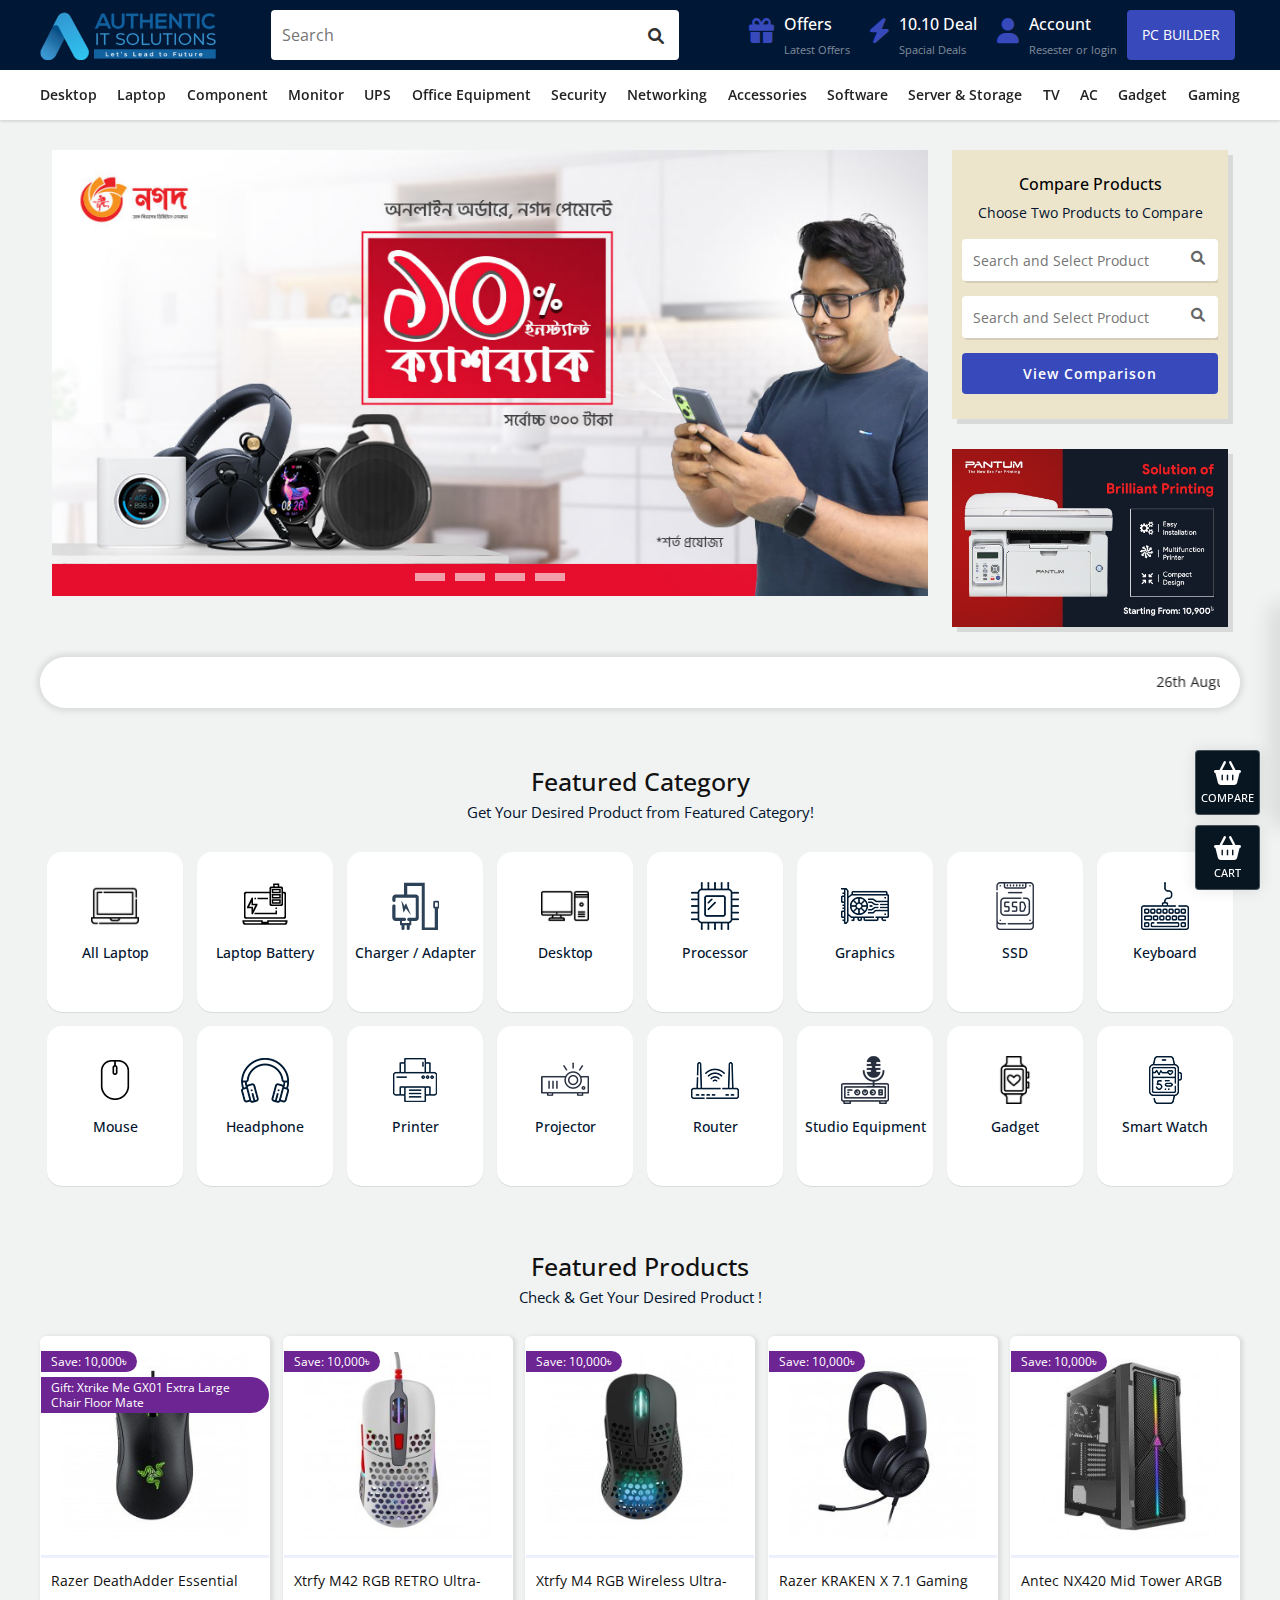
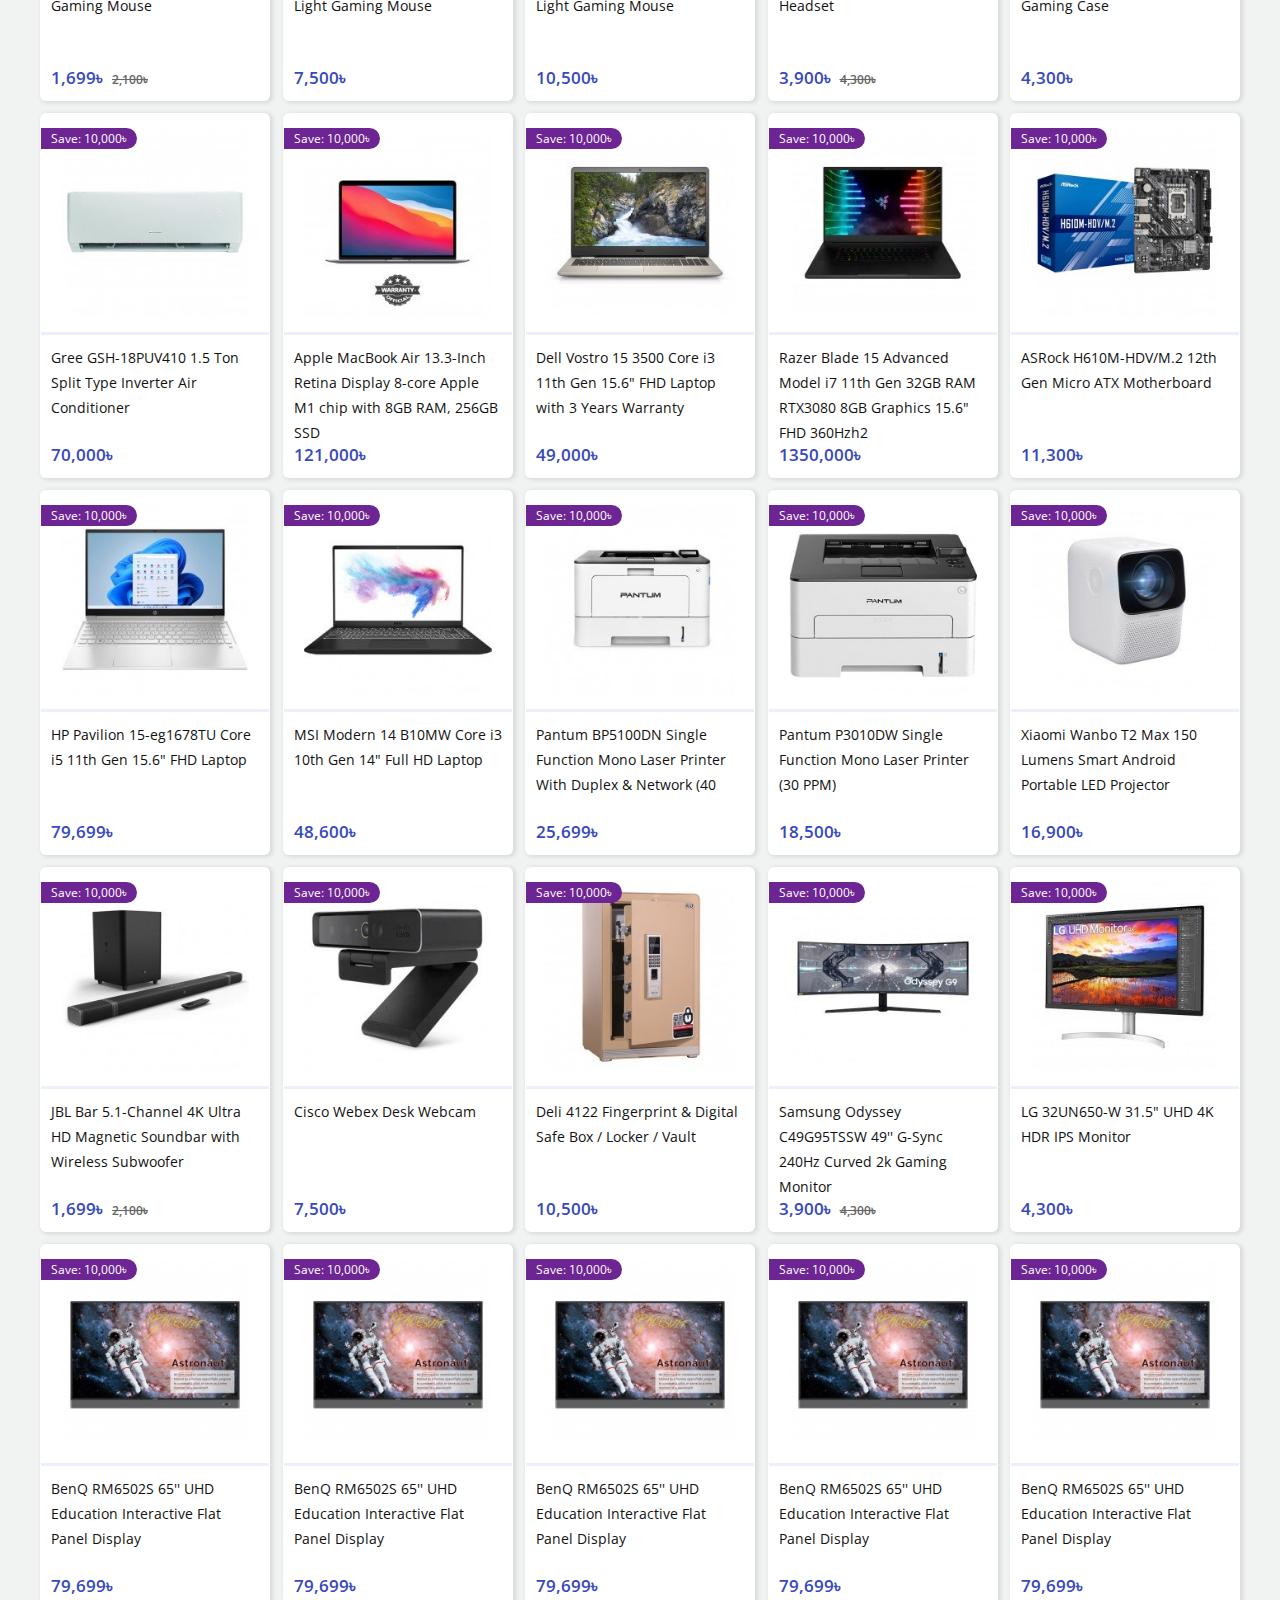
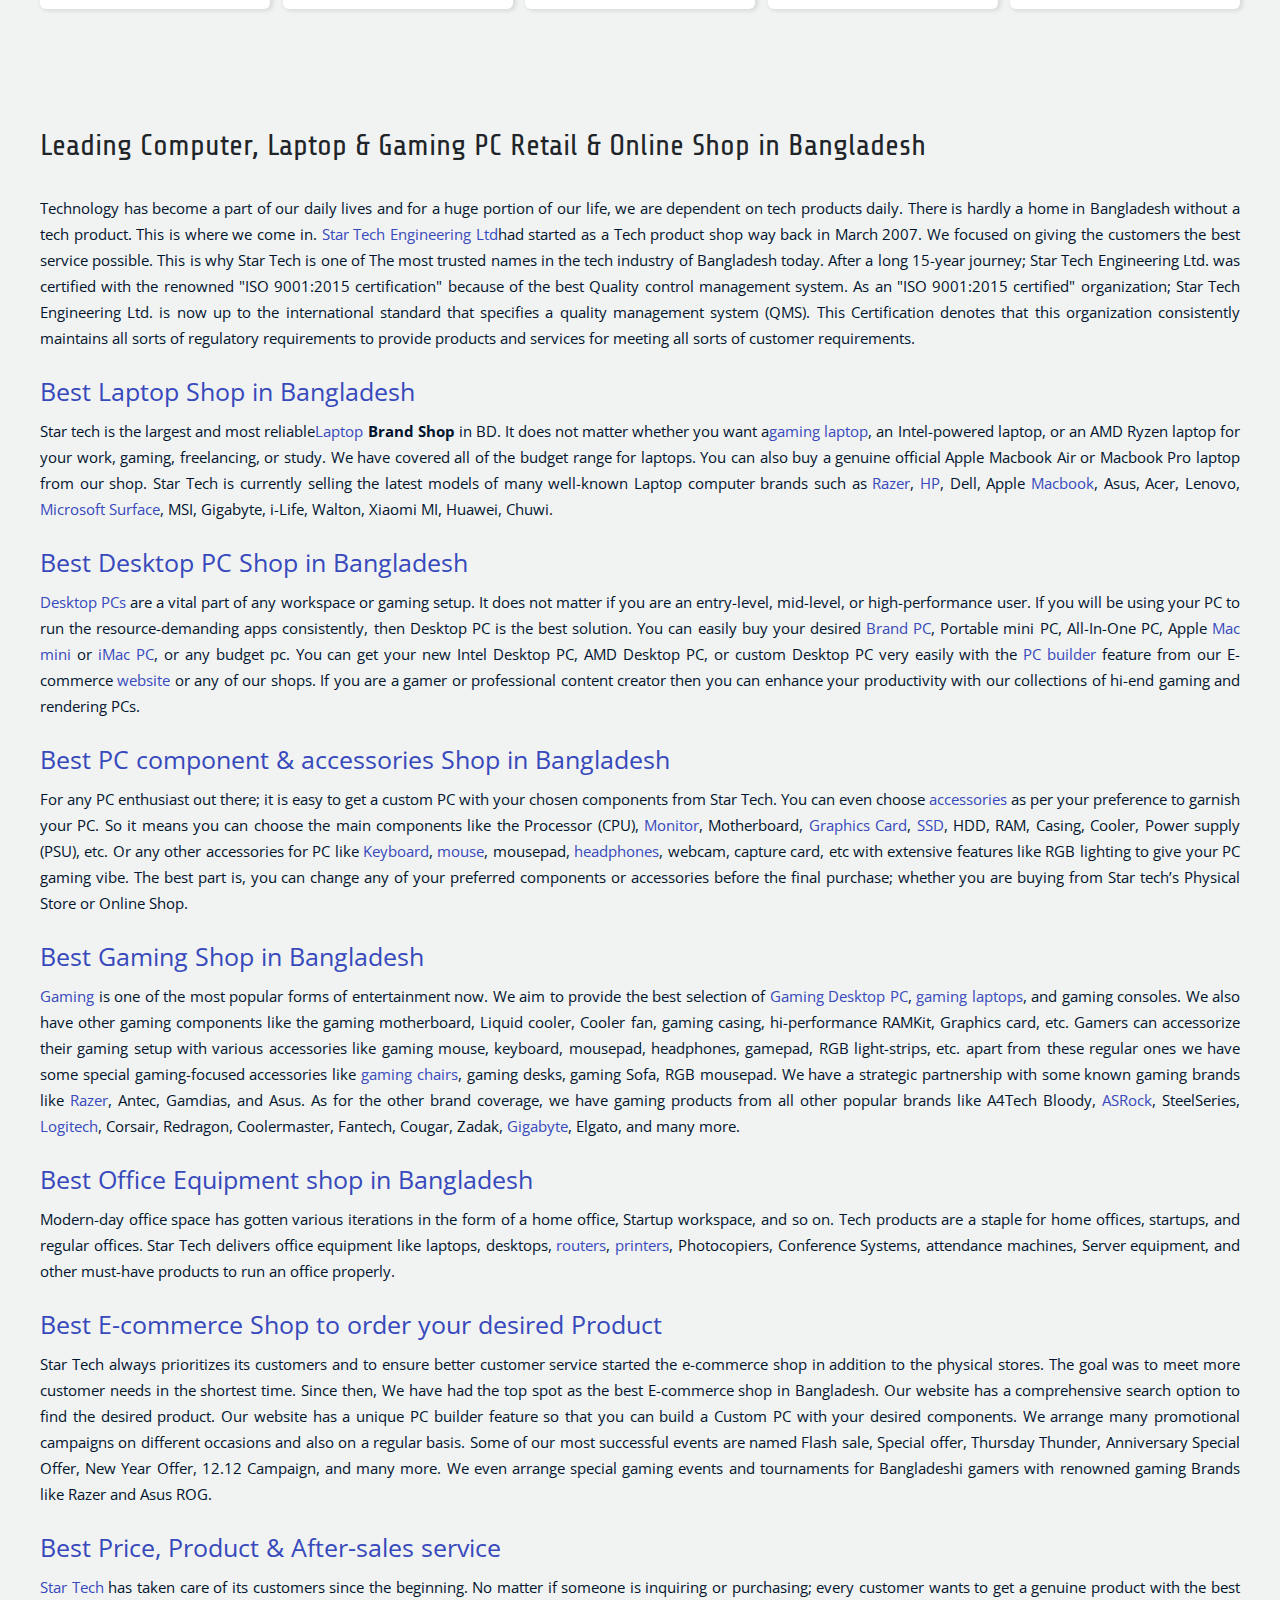
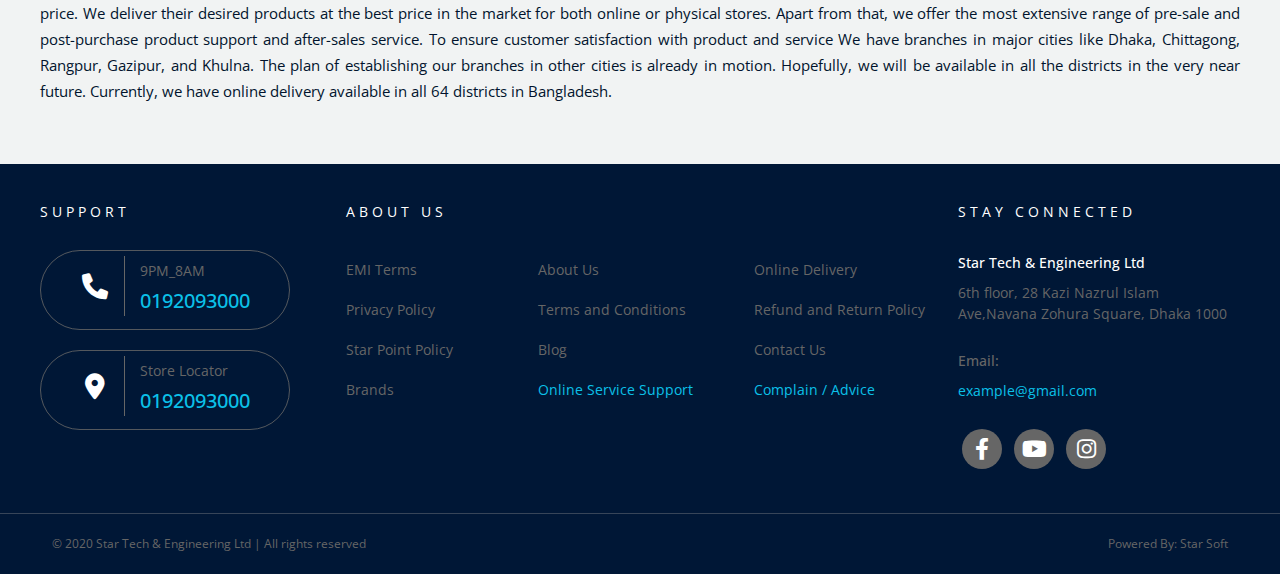
<file: index.html>
<!DOCTYPE html>
<html lang="en">

<head>
    <meta charset="UTF-8">
    <meta http-equiv="X-UA-Compatible" content="IE=edge">
    <meta name="viewport" content="width=device-width, initial-scale=1.0">
    <title>Home</title>
    <link rel="stylesheet" href="css/bootstrap.min.css">
    <link rel="stylesheet" href="css/all.min.css">
    <link rel="stylesheet" href="css/style.css">
    <link rel="stylesheet" href="css/responsive.css">

</head>

<body>
    <!-- -------====== header section start  ======------- -->
    <header>
        <!-- large header start  -->
        <div class="header-top-area bg-area">
            <div class="container">
                <div class="header-top">
                    <div class="header-logo">
                        <a href="index.html"><img src="images/logo-2-300x85.png" alt=""></a>
                    </div>
                    <div class="header-search d-flex">
                        <input type="text" placeholder="Search">
                        <div class="search-icon">
                            <a href="#"> <i class="fa-solid fa-magnifying-glass"></i></a>
                        </div>
                    </div>

                    <div class="header-right">
                        <div class="icon-cards">
                            <div class="header-right-icon">
                                <a href="#"><i class="fa-solid fa-gift"></i></a>
                            </div>
                            <div class="header-right-content">
                                <a href="offers.html">
                                    <h3>Offers</h3>
                                </a>
                                <p>Latest Offers</p>
                            </div>
                        </div>

                        <div class="icon-cards">
                            <div class="header-right-icon">
                                <a href="#"><i class="fa-solid fa-bolt"></i></a>
                            </div>
                            <div class="header-right-content">
                                <a href="deals.html">
                                    <h3>10.10 Deal</h3>
                                </a>
                                <p>Spacial Deals</p>
                            </div>
                        </div>

                        <div class="icon-cards">
                            <div class="header-right-icon">
                                <a href="#"><i class="fa-solid fa-user"></i></a>
                            </div>
                            <div class="header-right-content">
                                <a href="account.html">
                                    <h3>Account</h3>
                                </a>
                                <p>Resester or login</p>
                            </div>
                        </div>

                        <div class="icon-cards">
                            <div class="header-right-search">
                                <a href="pc-builder.html" class="header-top-btn">PC Builder</a>
                            </div>
                        </div>
                    </div>
                </div>
            </div>
        </div>
        <!-- large header end  -->

        <!-- mb header start  -->
        <div class="mb-header-tab-area bg-area">
            <div class="container">
                <div class="mb-header-tab">
                    <label for="menu-bar">
                <i class="fa-solid fa-bars"></i>
               </label>
                    <div class="mb-header-logo">
                        <img src="images/logo-2-300x85.png" alt="">
                    </div>
                    <div class="mb-header-icon d-flex">
                        <div class="mbsearch d-flex">
                            <i class="fa-solid fa-magnifying-glass search"></i>
                            <input type="text" placeholder="Search" id="search">
                        </div>

                        <div class="btn-cart4" onclick="showMenu4()">
                            <i class="fa-solid fa-cart-shopping"></i>
                        </div>
                    </div>
                    <div class="cart-design4">
                        <div class="cart-header4">
                            <h2>YOUR CART</h2>
                            <span class="close4" onclick="closeMenu4()"> 
                            <i class="fa-solid fa-xmark"></i>
                        </span>
                        </div>
                        <div class="content4">
                            <div class="empty-content4">
                                <p>Your shopping cart is empty!</p>
                            </div>
                        </div>
                        <div class="cart-bottom4">
                            <div class="promotion-code4">
                                <div class="input-group4">
                                    <input type="text" placeholder="Promo code" id="">
                                    <span class="input-group-btn4">
                                    <button class="btn" type="submit">Apply</button>
                                </span>
                                </div>
                            </div>
                            <div class="total">
                                <div class="title">Sub-Total</div>
                                <div class="amount">0৳</div>
                            </div>
                            <div class="total">
                                <div class="title">Total</div>
                                <div class="amount">0৳</div>
                            </div>
                        </div>
                    </div>

                </div>
            </div>
        </div>
        <!-- mb header  end -->

        <!-- mb bottom tab end -->
        <div class="mb-bottom-tab-area bg-area">
            <div class="container">
                <div class="mb-bottom-tab">
                    <a href="offers.html">
                        <i class="fa-solid fa-gift"></i>
                        <h5>Offers</h5>
                    </a>
                    <a href="deals.html">
                        <i class="fa-solid fa-bolt"></i>
                        <h5>Deals</h5>
                    </a>
                    <a href="pc-builder.html">
                        <i class="fa-sharp fa-solid fa-desktop"></i>
                        <h5>PC Builder</h5>
                    </a>
                    <div class="fixed-btn-compare3">
                        <div class="btn-compare3" onclick="showMenu3()">
                            <i class="fa-solid fa-copy"></i>
                            <h5>Compare (0)</h5>
                        </div>
                        <div class="btn-compare-design3">
                            <div class="cart-header3">
                                <h2>Compare Product</h2>
                                <span class="btn-compare-close3" onclick="closeMenu3()">
                                <i class="fa-solid fa-xmark"></i>
                            </span>
                            </div>
                            <div class="empty-content3">
                                <p>Your compare list is empty</p>
                            </div>
                        </div>
                    </div>
                    <a href="account.html">
                        <i class="fa-solid fa-user"></i>
                        <h5>Account</h5>
                    </a>
                </div>
            </div>
        </div>
        <!-- mb bottom tab end -->

        <!-- mega start  -->
        <div class="teach-top-area bg-area">
            <div class="container">
                <input type="checkbox" id="menu-bar">
                <nav class="navber">
                    <ul>
                        <li><a href="desktop.html" class="menu">Desktop</a>
                            <ul class="desktop">
                                <li><a href="#">Special PC</a></li>
                                <li><a href="#">Star PC<i class="fas fa-caret-down"></i></a>
                                    <ul class="start-pc">
                                        <li> <a href="#">Intel PC</a></li>
                                        <li> <a href="#">RYZEN PC</a></li>
                                    </ul>
                                </li>
                                <li><a href="#">Gaming PC<i class="fas fa-caret-down"></i></a>
                                    <ul class="gamming-pc">
                                        <li><a href="#">Intel PC</a></li>
                                        <li><a href="#">RYZEN PC</a></li>
                                    </ul>
                                </li>
                                <li><a href="#"> Brand PC<i class="fas fa-caret-down"></i></a>
                                    <ul class="brand-pc">
                                        <li><a href="#">Acer</a></li>
                                        <li><a href="#">Asus</a></li>
                                        <li><a href="#">Dell</a></li>
                                        <li><a href="#"> HP</a></li>
                                        <li><a href="#">Lenovo</a></li>
                                        <li><a href="#">Walton</a></li>
                                    </ul>
                                </li>
                                <li><a href="#">All in one PC<i class="fas fa-caret-down"></i></a>
                                    <ul class="all-in">
                                        <li><a href="#">DELL</a></li>
                                        <li><a href="#">i-Life</a></li>
                                        <li><a href="#"> HP</a></li>
                                        <li><a href="#">ASUS</a></li>
                                        <li><a href="#">LENOVO</a></li>
                                    </ul>
                                </li>
                                <li><a href="#">Portable Mini PC<i class="fas fa-caret-down"></i></a>
                                    <ul class="portable">
                                        <li><a href="#">Asus</a></li>
                                        <li><a href="#">Intel</a></li>
                                        <li><a href="#"> GIGABYTE</a></li>
                                        <li><a href="#">Zotac</a></li>
                                        <li><a href="#">Chuwi</a></li>
                                    </ul>
                                </li>
                                <li><a href="#">Apple Mac Mini</a></li>
                                <li><a href="#">Apple iMac</a></li>
                                <li><a href="#">Apple Mac Studio</a></li>
                                <li><a href="#">Budget PC</a></li>
                                <li><a href="#">Show All Desktop</a></li>
                            </ul>
                        </li>

                        <!-- laptop drop-down start  -->
                        <li><a href="" class="menu">Laptop</a>
                            <ul class="lapotop">
                                <li><a href="#">All Laptop<i class="fas fa-caret-down"></i></a>
                                    <ul class="all-laptop">
                                        <li><a href="#">Asus</a></li>
                                        <li><a href="#">Razer</a></li>
                                        <li><a href="#">MacBook</a></li>
                                        <li><a href="#"> Microsoft</a></li>
                                        <li><a href="#">HP</a></li>
                                        <li><a href="#">Dell</a></li>
                                        <li><a href="#">Lenovo</a></li>
                                        <li><a href="#">Asus</a></li>
                                        <li><a href="#">Acer</a></li>
                                        <li><a href="#"> MSI</a></li>
                                        <li><a href="#">Gigabyte</a></li>
                                        <li><a href="#">Huawei</a></li>
                                        <li><a href="#">AVITA_Laptop</a></li>
                                        <li><a href="#">Xiaomi</a></li>
                                        <li><a href="#">Realme</a></li>
                                        <li><a href="#">Samsung</a></li>
                                        <li><a href="#">Walton</a></li>
                                    </ul>
                                </li>
                                <li><a href="#">Gaming Laptop<i class="fas fa-caret-down"></i></a>
                                    <ul class="gaming-laptop">
                                        <li><a href="#">RAZER</a></li>
                                        <li><a href="#">HP</a></li>
                                        <li><a href="#"> Asus</a></li>
                                        <li><a href="#">MSI</a></li>
                                        <li><a href="#"> GIGABYTE</a></li>
                                        <li><a href="#">Acer</a></li>
                                        <li><a href="#">Dell</a></li>
                                        <li><a href="#">Lenovo</a></li>
                                    </ul>
                                </li>
                                <li><a href="#">Premium Ultrabook</a></li>
                                <li><a href="#">Laptop Bag</a></li>
                                <li><a href="#">External Graphics Enclosure</a></li>
                                <li><a href="#">Laptop Accessories</a></li>
                                <li><a href="#">Show All Laptop</a></li>
                            </ul>
                        </li>

                        <!-- Component drop-down start  -->
                        <li><a href="" class="menu">Component</a>
                            <ul>
                                <li><a href="#">Premium Ultrabook</a></li>
                                <li><a href="#">Laptop Bag</a></li>
                                <li><a href="#">External Graphics Enclosure</a></li>
                                <li><a href="#">Laptop Accessories</a></li>
                                <li><a href="#">Show All Laptop</a></li>
                            </ul>
                        </li>

                        <!-- Monitor drop-down start  -->
                        <li><a href="" class="menu">Monitor</a>
                            <ul>
                                <li><a href="#">Premium Ultrabook</a></li>
                                <li><a href="#">Laptop Bag</a></li>
                                <li><a href="#">External Graphics Enclosure</a></li>
                                <li><a href="#">Laptop Accessories</a></li>
                                <li><a href="#">Show All Laptop</a></li>
                            </ul>
                        </li>
                        <!-- UPS drop-down start  -->
                        <li><a href="" class="menu">UPS</a>
                            <ul>
                                <li><a href="#">Premium Ultrabook</a></li>
                                <li><a href="#">Laptop Bag</a></li>
                                <li><a href="#">External Graphics Enclosure</a></li>
                                <li><a href="#">Laptop Accessories</a></li>
                                <li><a href="#">Show All Laptop</a></li>
                            </ul>
                        </li>
                        <li><a href="" class="menu">Office Equipment</a>
                            <ul>
                                <li><a href="#">Premium Ultrabook</a></li>
                                <li><a href="#">Laptop Bag</a></li>
                                <li><a href="#">External Graphics Enclosure</a></li>
                                <li><a href="#">Laptop Accessories</a></li>
                                <li><a href="#">Show All Laptop</a></li>
                            </ul>
                        </li>

                        <li><a href="" class="menu">Security</a>
                            <ul>
                                <li><a href="#">Premium Ultrabook</a></li>
                                <li><a href="#">Laptop Bag</a></li>
                                <li><a href="#">External Graphics Enclosure</a></li>
                                <li><a href="#">Laptop Accessories</a></li>
                                <li><a href="#">Show All Laptop</a></li>
                            </ul>
                        </li>

                        <li><a href="" class="menu">Networking</a>
                            <ul>
                                <li><a href="#">Premium Ultrabook</a></li>
                                <li><a href="#">Laptop Bag</a></li>
                                <li><a href="#">External Graphics Enclosure</a></li>
                                <li><a href="#">Laptop Accessories</a></li>
                                <li><a href="#">Show All Laptop</a></li>
                            </ul>
                        </li>

                        <li><a href="" class="menu">Accessories</a>
                            <ul>
                                <li><a href="#">Premium Ultrabook</a></li>
                                <li><a href="#">Laptop Bag</a></li>
                                <li><a href="#">External Graphics Enclosure</a></li>
                                <li><a href="#">Laptop Accessories</a></li>
                                <li><a href="#">Show All Laptop</a></li>
                            </ul>
                        </li>

                        <li><a href="" class="menu">Software</a>
                            <ul>
                                <li><a href="#">Premium Ultrabook</a></li>
                                <li><a href="#">Laptop Bag</a></li>
                                <li><a href="#">External Graphics Enclosure</a></li>
                                <li><a href="#">Laptop Accessories</a></li>
                                <li><a href="#">Show All Laptop</a></li>
                            </ul>
                        </li>

                        <li><a href="" class="menu">Server & Storage</a>
                            <ul>
                                <li><a href="#">Premium Ultrabook</a></li>
                                <li><a href="#">Laptop Bag</a></li>
                                <li><a href="#">External Graphics Enclosure</a></li>
                                <li><a href="#">Laptop Accessories</a></li>
                                <li><a href="#">Show All Laptop</a></li>
                            </ul>
                        </li>

                        <li><a href="" class="menu">TV</a>
                            <ul>
                                <li><a href="#">Premium Ultrabook</a></li>
                                <li><a href="#">Laptop Bag</a></li>
                                <li><a href="#">External Graphics Enclosure</a></li>
                                <li><a href="#">Laptop Accessories</a></li>
                                <li><a href="#">Show All Laptop</a></li>
                            </ul>
                        </li>

                        <li><a href="" class="menu">AC</a>
                            <ul>
                                <li><a href="#">Premium Ultrabook</a></li>
                                <li><a href="#">Laptop Bag</a></li>
                                <li><a href="#">External Graphics Enclosure</a></li>
                                <li><a href="#">Laptop Accessories</a></li>
                                <li><a href="#">Show All Laptop</a></li>
                            </ul>
                        </li>

                        <li><a href="" class="menu">Gadget</a>
                            <ul class="gadget">
                                <li><a href="#">Premium Ultrabook</a></li>
                                <li><a href="#">Laptop Bag</a></li>
                                <li><a href="#">External Graphics Enclosure</a></li>
                                <li><a href="#">Laptop Accessories</a></li>
                                <li><a href="#">Show All Laptop</a></li>
                            </ul>
                        </li>

                        <li><a href="" class="menu">Gaming</a>
                            <ul class="gaming">
                                <li><a href="#">Premium Ultrabook</a></li>
                                <li><a href="#">Laptop Bag</a></li>
                                <li><a href="#">External Graphics Enclosure</a></li>
                                <li><a href="#">Laptop Accessories</a></li>
                                <li><a href="#">Show All Laptop</a></li>
                            </ul>
                        </li>
                    </ul>
                </nav>
            </div>
        </div>
        <!-- mega end  -->
    </header>
    <!-- -------====== header section end  ======------- -->

    <!-- -------====== banner section start  ======------- -->
    <section class="banner-area">
        <div class="container">
            <div class="row d-flex m-0">
                <div class="col-lg-9 col-md-12 col-sm-12">
                    <div id="carouselExampleCaptions" class="carousel slide" data-bs-ride="carousel">
                        <div class="carousel-indicators">
                            <button type="button" data-bs-target="#carouselExampleCaptions" data-bs-slide-to="0" class="active" aria-current="true" aria-label="Slide 1"></button>
                            <button type="button" data-bs-target="#carouselExampleCaptions" data-bs-slide-to="1" aria-label="Slide 2"></button>
                            <button type="button" data-bs-target="#carouselExampleCaptions" data-bs-slide-to="2" aria-label="Slide 3"></button>
                            <button type="button" data-bs-target="#carouselExampleCaptions" data-bs-slide-to="3" aria-label="Slide 4"></button>
                        </div>
                        <div class="carousel-inner">
                            <div class="carousel-item active">
                                <img src="images/nagad-cashback-august-home-banner-1-982x500.jpg" class="d-block w-100" alt="slide-img-shila">
                            </div>
                            <div class="carousel-item">
                                <img src="images/tn-bundle-offer-home-banner-2-982x500.jpg" class="d-block w-100" alt="slide-img-dhiman">
                            </div>

                            <div class="carousel-item">
                                <img src="images/uttara-branch-free-home-3-982x500.jpg" class="d-block w-100" alt="slide-3-mohammad-gain">
                            </div>

                            <div class="carousel-item">
                                <img src="images/gamdias-gaming-chair-deal-offer-page-august-4-2022-982x500.jpg" class="d-block w-100" alt="slide-4-sazzad">
                            </div>
                        </div>
                    </div>
                </div>
                <div class="col-md-12 col-lg-3">
                    <div class="banner-right-form">
                        <div class="banner-right-content">
                            <h2>Compare Products</h2>
                            <p>Choose Two Products to Compare</p>
                        </div>
                        <div class="banner-right-search d-flex">
                            <input type="text" placeholder="Search and Select Product">
                            <div class="search-icon">
                                <i class="fa-solid fa-magnifying-glass"></i>
                            </div>
                        </div>
                        <div class="banner-right-search d-flex">
                            <input type="text" placeholder="Search and Select Product">
                            <div class="search-icon">
                                <i class="fa-solid fa-magnifying-glass"></i>
                            </div>
                        </div>
                        <div class="banner-right-search d-flex">
                            <a href="#" class="banner-btn">View Comparison</a>
                        </div>
                    </div>
                    <div class="banner-right-img">
                        <img src="images/pantum-small-web-banner-1.jpg" alt="">
                    </div>
                </div>

            </div>
        </div>
    </section>
    <!-- -------====== banner section end  ======------- -->

    <!-- -------====== marquee section start  ======------- -->
    <section class="marquee-area bg-area">
        <div class="container">
            <div class="marquee">
                <marquee behavior="" direction="left">
                    26th August Friday, our all branches are open except Chittagong Agrabad, Khulna and Rangpur. Additionally, Our online activities are open and operational.
                </marquee>
            </div>
        </div>
    </section>
    <!-- -------====== marquee section end  ======------- -->

    <!-- -------======featured section start ======-------  -->
    <seation class="featured-area bg-area">
        <div class="container">
            <div class="featured-header header">
                <h1>Featured Category</h1>
                <p>Get Your Desired Product from Featured Category!</p>
            </div>
            <div class="featured-cards-design">
                <div class="featured-cards">
                    <a href="desktop.html">
                        <div class="featured-icon">
                            <img src="images/laptop.png" alt="">
                            <p>All Laptop</p>
                        </div>
                    </a>
                </div>
                <div class="featured-cards">
                    <a href="#">
                        <div class="featured-icon">
                            <img src="images/laptop-battery-48x48.png" alt="">
                            <p>Laptop Battery</p>
                        </div>
                    </a>
                </div>
                <div class="featured-cards">
                    <a href="">
                        <div class="featured-icon">
                            <img src="images/laptop-adapter-48x48.png" alt="">
                            <p> Charger / Adapter</p>
                        </div>
                    </a>
                </div>
                <div class="featured-cards">
                    <a href="">
                        <div class="featured-icon">
                            <img src="images/desktop-48x48.png" alt="">
                            <p>Desktop</p>
                        </div>
                    </a>
                </div>
                <div class="featured-cards">
                    <a href="">
                        <div class="featured-icon">
                            <img src="images/cpu-48x48.png" alt="">
                            <p>Processor</p>
                        </div>
                    </a>
                </div>
                <div class="featured-cards">
                    <a href="">
                        <div class="featured-icon">
                            <img src="images/gpu-48x48.png" alt="">
                            <p>Graphics</p>
                        </div>
                    </a>
                </div>
                <div class="featured-cards">
                    <a href="">
                        <div class="featured-icon">
                            <img src="images/ssd-48x48.png" alt="">
                            <p>SSD</p>
                        </div>
                    </a>
                </div>
                <div class="featured-cards">
                    <a href="">
                        <div class="featured-icon">
                            <img src="images/keyboard-48x48.png" alt="">
                            <p>Keyboard</p>
                        </div>
                    </a>
                </div>
                <div class="featured-cards">
                    <a href="">
                        <div class="featured-icon">
                            <img src="images/mouse.png" alt="mouse">
                            <p>Mouse</p>
                        </div>
                    </a>
                </div>
                <div class="featured-cards">
                    <a href="">
                        <div class="featured-icon">
                            <img src="images/headphone.png" alt="headphone">
                            <p>Headphone</p>
                        </div>
                    </a>
                </div>
                <div class="featured-cards">
                    <a href="">
                        <div class="featured-icon">
                            <img src="images/printer.png" alt="Printer">
                            <p>Printer</p>
                        </div>
                    </a>
                </div>
                <div class="featured-cards">
                    <a href="">
                        <div class="featured-icon">
                            <img src="images/projector2.png" alt="projector2">
                            <p>Projector</p>
                        </div>
                    </a>
                </div>
                <div class="featured-cards">
                    <a href="">
                        <div class="featured-icon">
                            <img src="images/router.png" alt="router">
                            <p>Router</p>
                        </div>
                    </a>
                </div>
                <div class="featured-cards">
                    <a href="">
                        <div class="featured-icon">
                            <img src="images/studio-equipment.png" alt="studio-equipment">
                            <p>Studio Equipment</p>
                        </div>
                    </a>
                </div>
                <div class="featured-cards">
                    <a href="">
                        <div class="featured-icon">
                            <img src="images/gadget.png" alt="gadget">
                            <p>Gadget</p>
                        </div>
                    </a>
                </div>
                <div class="featured-cards">
                    <a href="">
                        <div class="featured-icon">
                            <img src="images/smart-watch.png" alt="smart-watch">
                            <p>Smart Watch</p>
                        </div>
                    </a>
                </div>
            </div>
        </div>
    </seation>
    <!-- -------======featured section end ======-------  -->

    <!-- -------======featured-product section start  ======------- -->
    <section class="featured-product-area bg-area">
        <div class="container">
            <div class="featured-product-header header">
                <h1>Featured Products</h1>
                <p>Check & Get Your Desired Product !</p>
            </div>
            <div class="featured-product">
                <div class="featured-product-cards">
                    <div class="product-save">
                        <span>Save: 10,000৳</span>
                    </div>
                    <div class="product-save-1">
                        <span>Gift: Xtrike Me GX01 Extra Large Chair Floor Mate</span>
                    </div>
                    <a href="product-card.html">
                        <div class="featured-product-img">
                            <img src="images/deathadder-essential-228x228.jpg" alt="">
                        </div>
                    </a>
                    <div class="featured-product-content">
                        <h2>
                            <a href="product-card.html" class="product-header">Razer DeathAdder Essential Gaming Mouse</a>
                        </h2>
                        <div class="product-price">
                            <span class="product-price-new">1,699৳</span>
                            <span class="product-price-old">2,100৳</span>
                        </div>
                    </div>
                </div>

                <div class="featured-product-cards">
                    <div class="product-save">
                        <span>Save: 10,000৳</span>
                    </div>
                    <a href="product-card.html">
                        <div class="featured-product-img">
                            <img src="images/m42-rgb-retro-01-228x228.jpg" alt="">
                        </div>
                    </a>
                    <div class="featured-product-content">
                        <h2>
                            <a href="product-card.html" class="product-header">Xtrfy M42 RGB RETRO Ultra-Light Gaming Mouse</a>
                        </h2>
                        <div class="product-price">
                            <span class="product-price-new">7,500৳</span>
                            <!-- <span class="product-price-old">2,100৳</span> -->
                        </div>
                    </div>
                </div>
                <div class="featured-product-cards">
                    <div class="product-save">
                        <span>Save: 10,000৳</span>
                    </div>
                    <a href="product-card.html">
                        <div class="featured-product-img">
                            <img src="images/m4-wireless-black-01-228x228.jpg" alt="">
                        </div>
                    </a>
                    <div class="featured-product-content">
                        <h2>
                            <a href="product-card.html" class="product-header">Xtrfy M4 RGB Wireless Ultra-Light Gaming Mouse </a>
                        </h2>
                        <div class="product-price">
                            <span class="product-price-new">10,500৳</span>
                            <!-- <span class="product-price-old">2,100৳</span> -->
                        </div>
                    </div>
                </div>
                <div class="featured-product-cards">
                    <div class="product-save">
                        <span>Save: 10,000৳</span>
                    </div>
                    <a href="product-card.html">
                        <div class="featured-product-img">
                            <img src="images/gamming-headset.jpg" alt="gamming-headset">
                        </div>
                    </a>
                    <div class="featured-product-content">
                        <h2>
                            <a href="product-card.html" class="product-header">Razer KRAKEN X 7.1 Gaming Headset</a>
                        </h2>
                        <div class="product-price">
                            <span class="product-price-new">3,900৳</span>
                            <span class="product-price-old">4,300৳</span>
                        </div>
                    </div>
                </div>
                <div class="featured-product-cards">
                    <div class="product-save">
                        <span>Save: 10,000৳</span>
                    </div>
                    <a href="product-card.html">
                        <div class="featured-product-img">
                            <img src="images/nx420-01-gaming -case.jpg" alt="nx420-01-gaming -case">
                        </div>
                    </a>
                    <div class="featured-product-content">
                        <h2>
                            <a href="product-card.html" class="product-header">Antec NX420 Mid Tower ARGB Gaming Case</a>
                        </h2>
                        <div class="product-price">
                            <span class="product-price-new">4,300৳</span>
                            <!-- <span class="product-price-old">2,100৳</span> -->
                        </div>
                    </div>
                </div>
                <div class="featured-product-cards">
                    <div class="product-save">
                        <span>Save: 10,000৳</span>
                    </div>
                    <a href="product-card.html">
                        <div class="featured-product-img">
                            <img src="images/gree-gsh.jpg" alt="gree-gsh">
                        </div>
                    </a>
                    <div class="featured-product-content">
                        <h2>
                            <a href="product-card.html" class="product-header">Gree GSH-18PUV410 1.5 Ton Split Type Inverter Air Conditioner</a>
                        </h2>
                        <div class="product-price">
                            <span class="product-price-new">70,000৳</span>
                            <!-- <span class="product-price-old">2,100৳</span> -->
                        </div>
                    </div>
                </div>
                <div class="featured-product-cards">
                    <div class="product-save">
                        <span>Save: 10,000৳</span>
                    </div>
                    <a href="product-card.html">
                        <div class="featured-product-img">
                            <img src="images/apple-macbook-mgn73Z.jpg" alt="apple-macbook-mgn73Z">
                        </div>
                    </a>
                    <div class="featured-product-content">
                        <h2>
                            <a href="product-card.html" class="product-header">Apple MacBook Air 13.3-Inch Retina Display 8-core Apple M1 chip with 8GB RAM, 256GB SSD</a>
                        </h2>
                        <div class="product-price">
                            <span class="product-price-new">121,000৳</span>
                            <!-- <span class="product-price-old">2,100৳</span> -->
                        </div>
                    </div>
                </div>
                <div class="featured-product-cards">
                    <div class="product-save">
                        <span>Save: 10,000৳</span>
                    </div>
                    <a href="product-card.html">
                        <div class="featured-product-img">
                            <img src="images/dell-vostro-15-3500.jpg" alt="dell-vostro-15-3500">
                        </div>
                    </a>
                    <div class="featured-product-content">
                        <h2>
                            <a href="product-card.html" class="product-header"> Dell Vostro 15 3500 Core i3 11th Gen 15.6" FHD Laptop with 3 Years Warranty</a>
                        </h2>
                        <div class="product-price">
                            <span class="product-price-new">49,000৳</span>
                            <!-- <span class="product-price-old">2,100৳</span> -->
                        </div>
                    </div>
                </div>
                <div class="featured-product-cards">
                    <div class="product-save">
                        <span>Save: 10,000৳</span>
                    </div>
                    <a href="product-card.html">
                        <div class="featured-product-img">
                            <img src="images/blade-15-advanced-model.jpg" alt="blade-15-advanced-model">
                        </div>
                    </a>
                    <div class="featured-product-content">
                        <h2>
                            <a href="product-card.html" class="product-header">Razer Blade 15 Advanced Model i7 11th Gen 32GB RAM RTX3080 8GB Graphics 15.6" FHD 360Hzh2</a>
                        </h2>
                        <div class="product-price">
                            <span class="product-price-new">1350,000৳</span>
                            <!-- <span class="product-price-old">2,100৳</span> -->
                        </div>
                    </div>
                </div>
                <div class="featured-product-cards">
                    <div class="product-save">
                        <span>Save: 10,000৳</span>
                    </div>
                    <a href="product-card.html">
                        <div class="featured-product-img">
                            <img src="images/asrock-h610m-hdv.jpg" alt="asrock-h610m-hdv">
                        </div>
                    </a>
                    <div class="featured-product-content">
                        <h2>
                            <a href="product-card.html" class="product-header">ASRock H610M-HDV/M.2 12th Gen Micro ATX Motherboard</a>
                        </h2>
                        <div class="product-price">
                            <span class="product-price-new">11,300৳</span>
                            <!-- <span class="product-price-old">2,100৳</span> -->
                        </div>
                    </div>
                </div>
                <div class="featured-product-cards">
                    <div class="product-save">
                        <span>Save: 10,000৳</span>
                    </div>
                    <a href="product-card.html">
                        <div class="featured-product-img">
                            <img src="images/hp-pavilion-15.jpg" alt="hp-pavilion-15">
                        </div>
                    </a>
                    <div class="featured-product-content">
                        <h2>
                            <a href="product-card.html" class="product-header">HP Pavilion 15-eg1678TU Core i5 11th Gen 15.6" FHD Laptop</a>
                        </h2>
                        <div class="product-price">
                            <span class="product-price-new">79,699৳</span>
                            <!-- <span class="product-price-old">2,100৳</span> -->
                        </div>
                    </div>
                </div>
                <div class="featured-product-cards">
                    <div class="product-save">
                        <span>Save: 10,000৳</span>
                    </div>
                    <a href="product-card.html">
                        <div class="featured-product-img">
                            <img src="images/msi-modern-14.jpg" alt="msi-modern-14">
                        </div>
                    </a>
                    <div class="featured-product-content">
                        <h2>
                            <a href="product-card.html" class="product-header">MSI Modern 14 B10MW Core i3 10th Gen 14" Full HD Laptop</a>
                        </h2>
                        <div class="product-price">
                            <span class="product-price-new">48,600৳</span>
                            <!-- <span class="product-price-old">2,100৳</span> -->
                        </div>
                    </div>
                </div>
                <div class="featured-product-cards">
                    <div class="product-save">
                        <span>Save: 10,000৳</span>
                    </div>
                    <a href="product-card.html">
                        <div class="featured-product-img">
                            <img src="images/pantum-bp5100dn.jpg" alt="pantum-bp5100dn">
                        </div>
                    </a>
                    <div class="featured-product-content">
                        <h2>
                            <a href="product-card.html" class="product-header">Pantum BP5100DN Single Function Mono Laser Printer With Duplex & Network (40</a>
                        </h2>
                        <div class="product-price">
                            <span class="product-price-new">25,699৳</span>
                            <!-- <span class="product-price-old">2,100৳</span> -->
                        </div>
                    </div>
                </div>
                <div class="featured-product-cards">
                    <div class="product-save">
                        <span>Save: 10,000৳</span>
                    </div>
                    <a href="product-card.html">
                        <div class="featured-product-img">
                            <img src="images/pantump3020d.jpg" alt="pantump3020d">
                        </div>
                    </a>
                    <div class="featured-product-content">
                        <h2>
                            <a href="product-card.html" class="product-header">Pantum P3010DW Single Function Mono Laser Printer (30 PPM)</a>
                        </h2>
                        <div class="product-price">
                            <span class="product-price-new">18,500৳</span>
                            <!-- <span class="product-price-old">2,100৳</span> -->
                        </div>
                    </div>
                </div>
                <div class="featured-product-cards">
                    <div class="product-save">
                        <span>Save: 10,000৳</span>
                    </div>
                    <a href="product-card.html">
                        <div class="featured-product-img">
                            <img src="images/xiaomi-wanbo-t2.jpg" alt="xiaomi-wanbo-t2">
                        </div>
                    </a>
                    <div class="featured-product-content">
                        <h2>
                            <a href="product-card.html" class="product-header">Xiaomi Wanbo T2 Max 150 Lumens Smart Android Portable LED Projector</a>
                        </h2>
                        <div class="product-price">
                            <span class="product-price-new">16,900৳</span>
                            <!-- <span class="product-price-old">2,100৳</span> -->
                        </div>
                    </div>
                </div>
                <div class="featured-product-cards">
                    <div class="product-save">
                        <span>Save: 10,000৳</span>
                    </div>
                    <a href="product-card.html">
                        <div class="featured-product-img">
                            <img src="images/jbl-bar-5.jpg" alt="jbl-bar-5">
                        </div>
                    </a>
                    <div class="featured-product-content">
                        <h2>
                            <a href="product-card.html" class="product-header">JBL Bar 5.1-Channel 4K Ultra HD Magnetic Soundbar with Wireless Subwoofer</a>
                        </h2>
                        <div class="product-price">
                            <span class="product-price-new">1,699৳</span>
                            <span class="product-price-old">2,100৳</span>
                        </div>
                    </div>
                </div>
                <div class="featured-product-cards">
                    <div class="product-save">
                        <span>Save: 10,000৳</span>
                    </div>
                    <a href="product-card.html">
                        <div class="featured-product-img">
                            <img src="images/cisco-webex-desk-01.jpg" alt="cisco-webex-desk-01">
                        </div>
                    </a>
                    <div class="featured-product-content">
                        <h2>
                            <a href="product-card.html" class="product-header">Cisco Webex Desk Webcam</a>
                        </h2>
                        <div class="product-price">
                            <span class="product-price-new">7,500৳</span>
                            <!-- <span class="product-price-old">2,100৳</span> -->
                        </div>
                    </div>
                </div>
                <div class="featured-product-cards">
                    <div class="product-save">
                        <span>Save: 10,000৳</span>
                    </div>
                    <a href="product-card.html">
                        <div class="featured-product-img">
                            <img src="images/deli-4122.jpg" alt="images/deli-4122">
                        </div>
                    </a>
                    <div class="featured-product-content">
                        <h2>
                            <a href="product-card.html" class="product-header">Deli 4122 Fingerprint & Digital Safe Box / Locker / Vault</a>
                        </h2>
                        <div class="product-price">
                            <span class="product-price-new">10,500৳</span>
                            <!-- <span class="product-price-old">2,100৳</span> -->
                        </div>
                    </div>
                </div>
                <div class="featured-product-cards">
                    <div class="product-save">
                        <span>Save: 10,000৳</span>
                    </div>
                    <div class="featured-product-img">
                        <a href="product-card.html">
                            <img src="images/samsung-c49g95tssw-1.jpg" alt="samsung-c49g95tssw-1">
                    </div>
                    </a>
                    <div class="featured-product-content">
                        <h2>
                            <a href="product-card.html" class="product-header">Samsung Odyssey C49G95TSSW 49'' G-Sync 240Hz Curved 2k Gaming Monitor</a>
                        </h2>
                        <div class="product-price">
                            <span class="product-price-new">3,900৳</span>
                            <span class="product-price-old">4,300৳</span>
                        </div>
                    </div>
                </div>
                <div class="featured-product-cards">
                    <div class="product-save">
                        <span>Save: 10,000৳</span>
                    </div>
                    <div class="featured-product-img">
                        <a href="">
                            <img src="images/lg-32un650-w.jpg" alt="lg-32un650-w">
                        </a>
                    </div>
                    <div class="featured-product-content">
                        <h2>
                            <a href="product-card.html" class="product-header">LG 32UN650-W 31.5" UHD 4K HDR IPS Monitor</a>
                        </h2>
                        <div class="product-price">
                            <span class="product-price-new">4,300৳</span>
                            <!-- <span class="product-price-old">2,100৳</span> -->
                        </div>
                    </div>
                </div>
                <div class="featured-product-cards">
                    <div class="product-save">
                        <span>Save: 10,000৳</span>
                    </div>
                    <a href="product-card.html">
                        <div class="featured-product-img">
                            <img src="images/benq-rm6502s.jpg" alt="images/benq-rm6502s">
                        </div>
                    </a>
                    <div class="featured-product-content">
                        <h2>
                            <a href="product-card.html" class="product-header">BenQ RM6502S 65'' UHD Education Interactive Flat Panel Display</a>
                        </h2>
                        <div class="product-price">
                            <span class="product-price-new">79,699৳</span>
                            <!-- <span class="product-price-old">2,100৳</span> -->
                        </div>
                    </div>
                </div>
                <div class="featured-product-cards">
                    <div class="product-save">
                        <span>Save: 10,000৳</span>
                    </div>
                    <a href="product-card.html">
                        <div class="featured-product-img">
                            <img src="images/benq-rm6502s.jpg" alt="images/benq-rm6502s">
                        </div>
                    </a>
                    <div class="featured-product-content">
                        <h2>
                            <a href="product-card.html" class="product-header">BenQ RM6502S 65'' UHD Education Interactive Flat Panel Display</a>
                        </h2>
                        <div class="product-price">
                            <span class="product-price-new">79,699৳</span>
                            <!-- <span class="product-price-old">2,100৳</span> -->
                        </div>
                    </div>
                </div>
                <div class="featured-product-cards">
                    <div class="product-save">
                        <span>Save: 10,000৳</span>
                    </div>
                    <a href="product-card.html">
                        <div class="featured-product-img">
                            <img src="images/benq-rm6502s.jpg" alt="images/benq-rm6502s">
                        </div>
                    </a>
                    <div class="featured-product-content">
                        <h2>
                            <a href="product-card.html" class="product-header">BenQ RM6502S 65'' UHD Education Interactive Flat Panel Display</a>
                        </h2>
                        <div class="product-price">
                            <span class="product-price-new">79,699৳</span>
                            <!-- <span class="product-price-old">2,100৳</span> -->
                        </div>
                    </div>
                </div>
                <div class="featured-product-cards">
                    <div class="product-save">
                        <span>Save: 10,000৳</span>
                    </div>
                    <a href="product-card.html">
                        <div class="featured-product-img">
                            <img src="images/benq-rm6502s.jpg" alt="images/benq-rm6502s">
                        </div>
                    </a>
                    <div class="featured-product-content">
                        <h2>
                            <a href="product-card.html" class="product-header">BenQ RM6502S 65'' UHD Education Interactive Flat Panel Display</a>
                        </h2>
                        <div class="product-price">
                            <span class="product-price-new">79,699৳</span>
                            <!-- <span class="product-price-old">2,100৳</span> -->
                        </div>
                    </div>
                </div>
                <div class="featured-product-cards">
                    <div class="product-save">
                        <span>Save: 10,000৳</span>
                    </div>
                    <a href="product-card.html">
                        <div class="featured-product-img">
                            <img src="images/benq-rm6502s.jpg" alt="images/benq-rm6502s">
                        </div>
                    </a>
                    <div class="featured-product-content">
                        <h2>
                            <a href="product-card.html" class="product-header">BenQ RM6502S 65'' UHD Education Interactive Flat Panel Display</a>
                        </h2>
                        <div class="product-price">
                            <span class="product-price-new">79,699৳</span>
                            <!-- <span class="product-price-old">2,100৳</span> -->
                        </div>
                    </div>
                </div>
            </div>
        </div>
    </section>
    <!-- -------======featured-product section end ======-------  -->

    <!-- -------====== leanding-computer section start  ======------- -->
    <section class="leanding-computer-area bg-area">
        <div class="container">
            <h1>Leading Computer, Laptop & Gaming PC Retail & Online Shop in Bangladesh</h1>
            <div class="leanding-computer-content">
                <p>
                    Technology has become a part of our daily lives and for a huge portion of our life, we are dependent on tech products daily. There is hardly a home in Bangladesh without a tech product. This is where we come in. <a href="#">Star Tech  Engineering Ltd</a>had
                    started as a Tech product shop way back in March 2007. We focused on giving the customers the best service possible. This is why Star Tech is one of The most trusted names in the tech industry of Bangladesh today. After a long 15-year
                    journey; Star Tech Engineering Ltd. was certified with the renowned "ISO 9001:2015 certification" because of the best Quality control management system. As an "ISO 9001:2015 certified" organization; Star Tech Engineering Ltd. is now
                    up to the international standard that specifies a quality management system (QMS). This Certification denotes that this organization consistently maintains all sorts of regulatory requirements to provide products and services for meeting
                    all sorts of customer requirements. </p>

                <h2>Best Laptop Shop in Bangladesh</h2>
                <p>
                    Star tech is the largest and most reliable<a href="#">Laptop </a> <strong>Brand Shop</strong> in BD. It does not matter whether you want a<a href="#">gaming laptop</a>, an Intel-powered laptop, or an AMD Ryzen laptop for your work,
                    gaming, freelancing, or study. We have covered all of the budget range for laptops. You can also buy a genuine official Apple Macbook Air or Macbook Pro laptop from our shop. Star Tech is currently selling the latest models of many
                    well-known Laptop computer brands such as <a href="#">Razer</a>,
                    <a href="#">HP</a>, Dell, Apple <a href="#">Macbook</a>, Asus, Acer, Lenovo, <a href="#">Microsoft Surface</a>, MSI, Gigabyte, i-Life, Walton, Xiaomi MI, Huawei, Chuwi.</p>


                <h2>Best Desktop PC Shop in Bangladesh</h2>
                <p>
                    <a href="#">Desktop PCs</a> are a vital part of any workspace or gaming setup. It does not matter if you are an entry-level, mid-level, or high-performance user. If you will be using your PC to run the resource-demanding apps consistently,
                    then Desktop PC is the best solution. You can easily buy your desired <a href="#">Brand PC</a>, Portable mini PC, All-In-One PC, Apple <a href="#">Mac mini</a> or <a href="#">iMac PC</a>, or any budget pc. You can get your new Intel
                    Desktop PC, AMD Desktop PC, or custom Desktop PC very easily with the <a href="#">PC builder</a> feature from our E-commerce <a href="#">website </a>or any of our shops. If you are a gamer or professional content creator then you can
                    enhance your productivity with our collections of hi-end gaming and rendering PCs.</p>

                <h2>Best PC component & accessories Shop in Bangladesh</h2>
                <p>
                    For any PC enthusiast out there; it is easy to get a custom PC with your chosen components from Star Tech. You can even choose <a href="#">accessories </a>as per your preference to garnish your PC. So it means you can choose the main
                    components like the Processor (CPU), <a href="#">Monitor</a>, Motherboard, <a href="#">Graphics Card</a>,
                    <a href="#">SSD</a>, HDD, RAM, Casing, Cooler, Power supply (PSU), etc. Or any other accessories for PC like <a href="#">Keyboard</a>,
                    <a href="#">mouse</a>, mousepad, <a href="#">headphones</a>, webcam, capture card, etc with extensive features like RGB lighting to give your PC gaming vibe. The best part is, you can change any of your preferred components or accessories
                    before the final purchase; whether you are buying from Star tech’s Physical Store or Online Shop.</p>

                <h2>Best Gaming Shop in Bangladesh</h2>
                <p>
                    <a href="#">Gaming </a>is one of the most popular forms of entertainment now. We aim to provide the best selection of <a href="#">Gaming Desktop PC</a>,
                    <a href="#">gaming laptops</a>, and gaming consoles. We also have other gaming components like the gaming motherboard, Liquid cooler, Cooler fan, gaming casing, hi-performance RAMKit, Graphics card, etc. Gamers can accessorize their
                    gaming setup with various accessories like gaming mouse, keyboard, mousepad, headphones, gamepad, RGB light-strips, etc. apart from these regular ones we have some special gaming-focused accessories like <a href="#">gaming chairs</a>,
                    gaming desks, gaming Sofa, RGB mousepad. We have a strategic partnership with some known gaming brands like <a href="#">Razer</a>, Antec, Gamdias, and Asus. As for the other brand coverage, we have gaming products from all other popular
                    brands like A4Tech Bloody, <a href="#">ASRock</a>, SteelSeries,
                    <a href="#">Logitech</a>, Corsair, Redragon, Coolermaster, Fantech, Cougar, Zadak, <a href="#">Gigabyte</a>, Elgato, and many more.</p>

                <h2>Best Office Equipment shop in Bangladesh</h2>
                <p>
                    Modern-day office space has gotten various iterations in the form of a home office, Startup workspace, and so on. Tech products are a staple for home offices, startups, and regular offices. Star Tech delivers office equipment like laptops, desktops,
                    <a href="#">routers</a>, <a href="#">printers</a>, Photocopiers, Conference Systems, attendance machines, Server equipment, and other must-have products to run an office properly.</p>

                <h2>Best E-commerce Shop to order your desired Product</h2>
                <p>
                    Star Tech always prioritizes its customers and to ensure better customer service started the e-commerce shop in addition to the physical stores. The goal was to meet more customer needs in the shortest time. Since then, We have had the top spot as the
                    best E-commerce shop in Bangladesh. Our website has a comprehensive search option to find the desired product. Our website has a unique PC builder feature so that you can build a Custom PC with your desired components. We arrange many
                    promotional campaigns on different occasions and also on a regular basis. Some of our most successful events are named Flash sale, Special offer, Thursday Thunder, Anniversary Special Offer, New Year Offer, 12.12 Campaign, and many
                    more. We even arrange special gaming events and tournaments for Bangladeshi gamers with renowned gaming Brands like Razer and Asus ROG.</p>

                <h2>Best Price, Product & After-sales service</h2>
                <p>
                    <a href="# ">Star Tech</a> has taken care of its customers since the beginning. No matter if someone is inquiring or purchasing; every customer wants to get a genuine product with the best price. We deliver their desired products at
                    the best price in the market for both online or physical stores. Apart from that, we offer the most extensive range of pre-sale and post-purchase product support and after-sales service. To ensure customer satisfaction with product
                    and service We have branches in major cities like Dhaka, Chittagong, Rangpur, Gazipur, and Khulna. The plan of establishing our branches in other cities is already in motion. Hopefully, we will be available in all the districts in
                    the very near future. Currently, we have online delivery available in all 64 districts in Bangladesh.</p>
            </div>
        </div>
    </section>
    <!-- -------====== leanding-computer section end  ======------- -->

    <!---------====== scroll button start  ======--------->
    <section class="scroll-button-area bg-area">
        <div class="container">
            <button type="button" class="scroll-btn btn" id="btn-back-to-top">
             <i class="fas fa-arrow-up"></i>
            </button>
        </div>
    </section>
    <!---------====== scroll button end  ======--------->

    <!-- -------====== fixed-btn start ======------- -->
    <div class="fixed-btn-area bg-area">
        <div class="fixed-btn-compare">
            <div class="btn-compare" onclick="showMenu()">
                <i class="fa-solid fa-basket-shopping"></i>
                <h3>Compare</h3>
            </div>
            <div class="btn-compare-design">
                <div class="cart-header">
                    <h2>Compare Product</h2>
                    <span class="btn-compare-close" onclick="closeMenu()">
                <i class="fa-solid fa-xmark"></i>
            </span>
                </div>
                <div class="empty-content">
                    <p>Your compare list is empty!</p>
                </div>
            </div>
        </div>
        <!-- cart  -->
        <div class="btn-cart" onclick="showMenu2()">
            <i class="fa-solid fa-basket-shopping"></i>
            <h3>Cart</h3>
        </div>
        <div class="cart-design">
            <div class="cart-header">
                <h2>YOUR CART</h2>
                <span class="close2" onclick="closeMenu2()">
                  <i class="fa-solid fa-xmark"></i>
                </span>
            </div>
            <div class="content">
                <div class="empty-content">
                    <p>Your shopping cart is empty!</p>
                </div>
            </div>
            <div class="cart-bottom">
                <div class="promotion-code">
                    <div class="input-group">
                        <input type="text" placeholder="Promo Code" id="">
                        <span class="input-group-btn"><button class="btn" type="submit">Apply</button></span>
                    </div>
                </div>
                <div class="total">
                    <div class="title">Sub-Total</div>
                    <div class="amount">0৳</div>
                </div>
                <div class="total">
                    <div class="title">Total</div>
                    <div class="amount">0৳</div>
                </div>
            </div>
        </div>
    </div>
    <!-- -------====== fixed-btn start ======------- -->

    <!-- -------====== footer section start ======------- -->
    <footer class="footer-area bg-area">
        <div class="container">
            <div class="row footer d-flex">
                <div class="col-lg-3 col-md-12 col-sm-12">
                    <div class="footer-header">
                        <h3>SUPPORT</h3>
                    </div>

                    <div class="row">
                        <div class="col-12">
                            <div class="footer-btn">
                                <a href="#" class="footer-contact-btn d-flex">
                                    <div class="contact-icon">
                                        <i class="fa-solid fa-phone"></i>
                                    </div>
                                    <div class="footer-content">
                                        <span>9PM_8AM</span>
                                        <h4>0192093000</h4>
                                    </div>
                                </a>
                                <a href="#" class="footer-contact-btn d-flex">
                                    <div class="contact-icon">
                                        <i class="fa-solid fa-location-dot"></i>
                                    </div>
                                    <div class="footer-content">
                                        <span>Store Locator</span>
                                        <h4>0192093000</h4>
                                    </div>
                                </a>
                            </div>
                        </div>
                    </div>
                </div>
                <div class="col-lg-6 col-md-12 col-sm-12">
                    <div class="footer-header">
                        <h3>ABOUT US</h3>
                    </div>
                    <div class="row footer-wedget">
                        <div class="footer-md">
                            <ul class="footer-link">
                                <li><a href="#">EMI Terms</a></li>
                                <li><a href="#">About Us</a></li>
                                <li><a href="# ">Online Delivery</a></li>
                                <li><a href="#">Privacy Policy</a></li>
                                <li><a href="#">Terms and Conditions</a></li>
                                <li><a href="# ">Refund and Return Policy</a></li>
                                <li><a href="#">Star Point Policy</a></li>
                                <li><a href="#">Blog</a></li>
                                <li><a href="# ">Contact Us</a></li>
                                <li><a href="#">Brands</a></li>
                                <li><a href="#" style="color: #0bc1e9;">Online Service Support</a></li>
                                <li><a href="# " style="color: #0bc1e9; ">Complain / Advice</a></li>
                            </ul>
                        </div>
                        <div class="col-lg-4 col-sm-12">
                            <ul class="footer-link">
                                <li><a href="#">EMI Terms</a></li>
                                <li><a href="#">Privacy Policy</a></li>
                                <li><a href="#">Star Point Policy</a></li>
                                <li><a href="#">Brands</a></li>
                            </ul>
                        </div>
                        <div class="col-lg-4 col-sm-12 p-0">
                            <ul class="footer-link">
                                <li><a href="#">About Us</a></li>
                                <li><a href="#">Terms and Conditions</a></li>
                                <li><a href="#">Blog</a></li>
                                <li><a href="#" style="color: #0bc1e9;">Online Service Support</a></li>
                            </ul>
                        </div>
                        <div class="col-lg-4 col-sm-12">
                            <ul class="footer-link">
                                <li><a href="# ">Online Delivery</a></li>
                                <li><a href="# ">Refund and Return Policy</a></li>
                                <li><a href="# ">Contact Us</a></li>
                                <li><a href="# " style="color: #0bc1e9; ">Complain / Advice</a></li>
                            </ul>
                        </div>
                    </div>
                </div>

                <div class="col-lg-3 col-md-12 col-sm-12">
                    <div class="footer-header ">
                        <h3>STAY CONNECTED</h3>
                    </div>
                    <div class="footer-social">
                        <span style="color: #fff; ">Star Tech & Engineering Ltd</span>
                        <p>6th floor, 28 Kazi Nazrul Islam Ave,Navana Zohura Square, Dhaka 1000</p>
                        <span>Email:</span>
                        <a href="">
                            <p class="mail">example@gmail.com</p>
                        </a>
                    </div>
                    <div class="footer-social-icon">
                        <a href=""><i class="fa-brands fa-facebook-f"></i></a>
                        <a href=""><i class="fa-brands fa-youtube"></i></a>
                        <a href=""><i class="fa-brands fa-instagram"></i></a>
                    </div>
                </div>
            </div>
        </div>
    </footer>
    <!-- -------====== footer section end ======------- -->


    <!-- -------====== copyright start ======------- -->
    <section class="copyright-area bg-area">
        <div class="container">
            <div class="row m-0">
                <div class="col-lg-12 col-sm-12">
                    <div class="copyright-content">
                        <p>© 2020 Star Tech & Engineering Ltd | All rights reserved</p>
                        <p>Powered By: Star Soft</p>
                    </div>
                </div>
            </div>
        </div>
    </section>
    <!-- -------====== copyright ======------- -->



    <!-- top-search start  -->

    <script>
        let search = document.querySelector(".search");
        search.onclick = function() {
            document.querySelector(".mbsearch").classList.toggle('active');
        }
    </script>
    <!-- top-search end -->

    <!-- scroll button start  -->
    <script>
        let mybutton = document.getElementById("btn-back-to-top");
        window.onscroll = function() {
            scrollFunction();
        };

        function scrollFunction() {
            if (
                document.body.scrollTop > 20 ||
                document.documentElement.scrollTop > 20
            ) {
                mybutton.style.display = "block";
            } else {
                mybutton.style.display = "none";
            }
        }
        mybutton.addEventListener("click", backToTop);

        function backToTop() {
            document.body.scrollTop = 0;
            document.documentElement.scrollTop = 0;
        }
    </script>
    <!-- scroll button end  -->


    <script src="js/bootstrap.min.js "></script>
    <script src="js/script.js "></script>

</body>

</html>
</file>
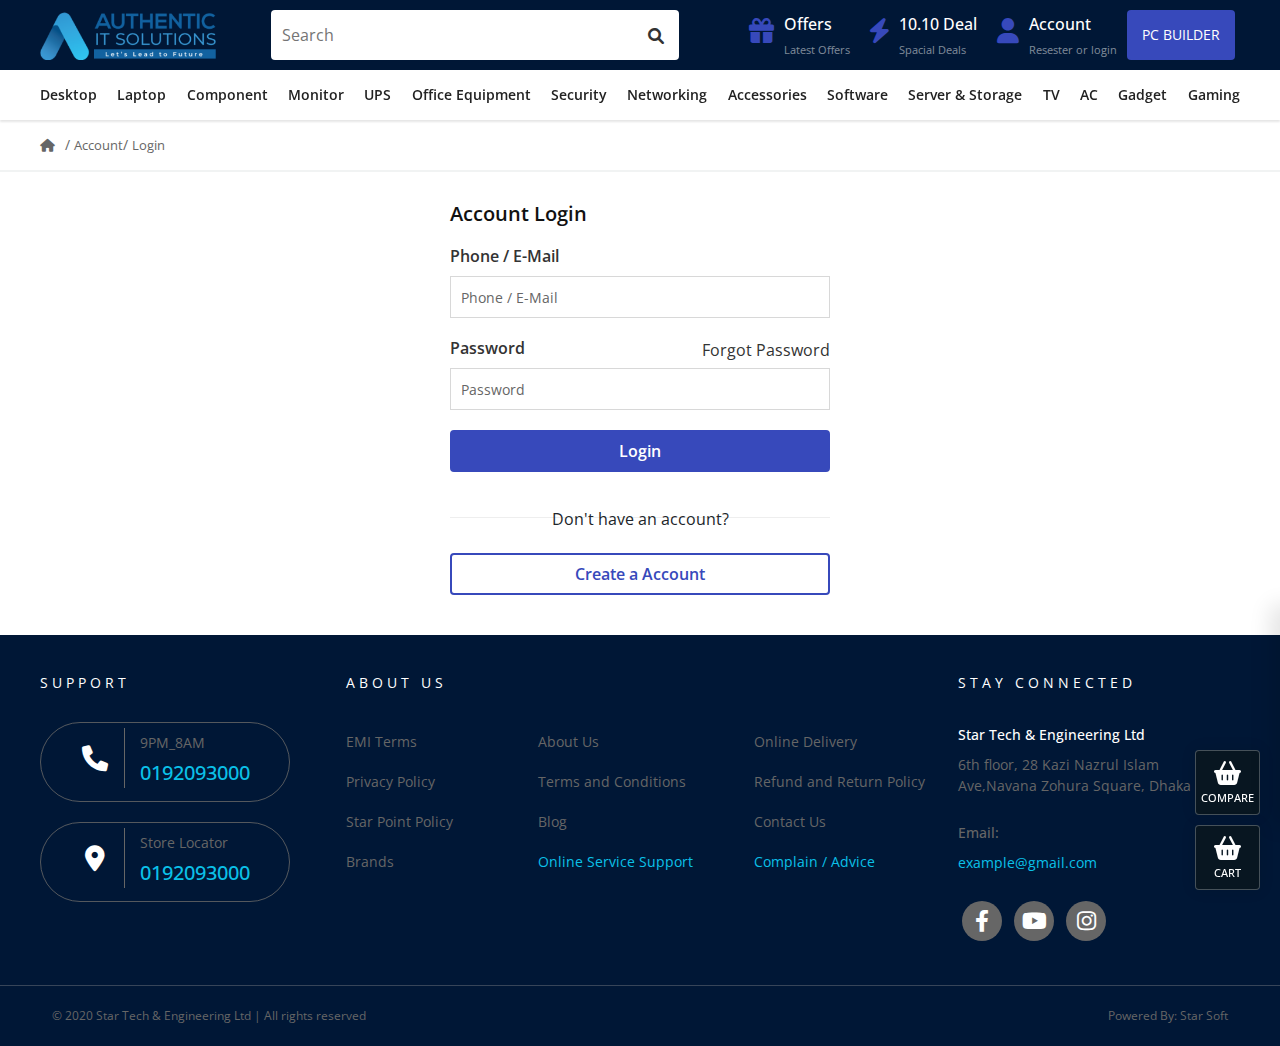
<file: account.html>
<!DOCTYPE html>
<html lang="en">

<head>
    <meta charset="UTF-8">
    <meta http-equiv="X-UA-Compatible" content="IE=edge">
    <meta name="viewport" content="width=device-width, initial-scale=1.0">
    <title>Account</title>
    <link rel="stylesheet" href="css/bootstrap.min.css">
    <link rel="stylesheet" href="css/all.min.css">
    <link rel="stylesheet" href="css/style.css">
    <link rel="stylesheet" href="css/responsive.css">

</head>

<body>
    <!-- -------====== header section start  ======------- -->
    <header>
        <!-- large header start  -->
        <div class="header-top-area bg-area">
            <div class="container">
                <div class="header-top">
                    <div class="header-logo">
                        <a href="index.html"><img src="images/logo-2-300x85.png" alt=""></a>
                    </div>
                    <div class="header-search d-flex">
                        <input type="text" placeholder="Search">
                        <div class="search-icon">
                            <a href="#"> <i class="fa-solid fa-magnifying-glass"></i></a>
                        </div>
                    </div>

                    <div class="header-right">
                        <div class="icon-cards">
                            <div class="header-right-icon">
                                <a href="#"><i class="fa-solid fa-gift"></i></a>
                            </div>
                            <div class="header-right-content">
                                <a href="offers.html">
                                    <h3>Offers</h3>
                                </a>
                                <p>Latest Offers</p>
                            </div>
                        </div>

                        <div class="icon-cards">
                            <div class="header-right-icon">
                                <a href="#"><i class="fa-solid fa-bolt"></i></a>
                            </div>
                            <div class="header-right-content">
                                <a href="deals.html">
                                    <h3>10.10 Deal</h3>
                                </a>
                                <p>Spacial Deals</p>
                            </div>
                        </div>

                        <div class="icon-cards">
                            <div class="header-right-icon">
                                <a href="#"><i class="fa-solid fa-user"></i></a>
                            </div>
                            <div class="header-right-content">
                                <a href="account.html">
                                    <h3>Account</h3>
                                </a>
                                <p>Resester or login</p>
                            </div>
                        </div>

                        <div class="icon-cards">
                            <div class="header-right-search">
                                <a href="pc-builder.html" class="header-top-btn">PC Builder</a>
                            </div>
                        </div>
                    </div>
                </div>
            </div>
        </div>
        <!-- large header end  -->

        <!-- mb header start  -->
        <div class="mb-header-tab-area bg-area">
            <div class="container">
                <div class="mb-header-tab">
                    <label for="menu-bar">
                    <i class="fa-solid fa-bars"></i>
                   </label>
                    <div class="mb-header-logo">
                        <img src="images/logo-2-300x85.png" alt="">
                    </div>
                    <div class="mb-header-icon d-flex">
                        <div class="mbsearch d-flex">
                            <i class="fa-solid fa-magnifying-glass search"></i>
                            <input type="text" placeholder="Search" id="search">
                        </div>

                        <div class="btn-cart4" onclick="showMenu4()">
                            <i class="fa-solid fa-cart-shopping"></i>
                        </div>
                    </div>
                    <div class="cart-design4">
                        <div class="cart-header4">
                            <h2>YOUR CART</h2>
                            <span class="close4" onclick="closeMenu4()"> 
                                <i class="fa-solid fa-xmark"></i>
                            </span>
                        </div>
                        <div class="content4">
                            <div class="empty-content4">
                                <p>Your shopping cart is empty!</p>
                            </div>
                        </div>
                        <div class="cart-bottom4">
                            <div class="promotion-code4">
                                <div class="input-group4">
                                    <input type="text" placeholder="Promo code" id="">
                                    <span class="input-group-btn4">
                                        <button class="btn" type="submit">Apply</button>
                                    </span>
                                </div>
                            </div>
                            <div class="total">
                                <div class="title">Sub-Total</div>
                                <div class="amount">0৳</div>
                            </div>
                            <div class="total">
                                <div class="title">Total</div>
                                <div class="amount">0৳</div>
                            </div>
                        </div>
                    </div>

                </div>
            </div>
        </div>
        <!-- mb header  end -->

        <!-- mb bottom tab end -->
        <div class="mb-bottom-tab-area bg-area">
            <div class="container">
                <div class="mb-bottom-tab">
                    <a href="offers.html">
                        <i class="fa-solid fa-gift"></i>
                        <h5>Offers</h5>
                    </a>
                    <a href="deals.html">
                        <i class="fa-solid fa-bolt"></i>
                        <h5>Deals</h5>
                    </a>
                    <a href="pc-builder.html">
                        <i class="fa-sharp fa-solid fa-desktop"></i>
                        <h5>PC Builder</h5>
                    </a>
                    <div class="fixed-btn-compare3">
                        <div class="btn-compare3" onclick="showMenu3()">
                            <i class="fa-solid fa-copy"></i>
                            <h5>Compare (0)</h5>
                        </div>
                        <div class="btn-compare-design3">
                            <div class="cart-header3">
                                <h2>Compare Product</h2>
                                <span class="btn-compare-close3" onclick="closeMenu3()">
                                    <i class="fa-solid fa-xmark"></i>
                                </span>
                            </div>
                            <div class="empty-content3">
                                <p>Your compare list is empty</p>
                            </div>
                        </div>
                    </div>
                    <a href="account.html">
                        <i class="fa-solid fa-user"></i>
                        <h5>Account</h5>
                    </a>
                </div>
            </div>
        </div>
        <!-- mb bottom tab end -->

        <!-- mega start  -->
        <div class="teach-top-area bg-area">
            <div class="container">
                <input type="checkbox" id="menu-bar">
                <nav class="navber">
                    <ul>
                        <li><a href="desktop.html" class="menu">Desktop</a>
                            <ul class="desktop">
                                <li><a href="#">Special PC</a></li>
                                <li><a href="#">Star PC<i class="fas fa-caret-down"></i></a>
                                    <ul class="start-pc">
                                        <li> <a href="#">Intel PC</a></li>
                                        <li> <a href="#">RYZEN PC</a></li>
                                    </ul>
                                </li>
                                <li><a href="#">Gaming PC<i class="fas fa-caret-down"></i></a>
                                    <ul class="gamming-pc">
                                        <li><a href="#">Intel PC</a></li>
                                        <li><a href="#">RYZEN PC</a></li>
                                    </ul>
                                </li>
                                <li><a href="#"> Brand PC<i class="fas fa-caret-down"></i></a>
                                    <ul class="brand-pc">
                                        <li><a href="#">Acer</a></li>
                                        <li><a href="#">Asus</a></li>
                                        <li><a href="#">Dell</a></li>
                                        <li><a href="#"> HP</a></li>
                                        <li><a href="#">Lenovo</a></li>
                                        <li><a href="#">Walton</a></li>
                                    </ul>
                                </li>
                                <li><a href="#">All in one PC<i class="fas fa-caret-down"></i></a>
                                    <ul class="all-in">
                                        <li><a href="#">DELL</a></li>
                                        <li><a href="#">i-Life</a></li>
                                        <li><a href="#"> HP</a></li>
                                        <li><a href="#">ASUS</a></li>
                                        <li><a href="#">LENOVO</a></li>
                                    </ul>
                                </li>
                                <li><a href="#">Portable Mini PC<i class="fas fa-caret-down"></i></a>
                                    <ul class="portable">
                                        <li><a href="#">Asus</a></li>
                                        <li><a href="#">Intel</a></li>
                                        <li><a href="#"> GIGABYTE</a></li>
                                        <li><a href="#">Zotac</a></li>
                                        <li><a href="#">Chuwi</a></li>
                                    </ul>
                                </li>
                                <li><a href="#">Apple Mac Mini</a></li>
                                <li><a href="#">Apple iMac</a></li>
                                <li><a href="#">Apple Mac Studio</a></li>
                                <li><a href="#">Budget PC</a></li>
                                <li><a href="#">Show All Desktop</a></li>
                            </ul>
                        </li>

                        <!-- laptop drop-down start  -->
                        <li><a href="" class="menu">Laptop</a>
                            <ul class="lapotop">
                                <li><a href="#">All Laptop<i class="fas fa-caret-down"></i></a>
                                    <ul class="all-laptop">
                                        <li><a href="#">Asus</a></li>
                                        <li><a href="#">Razer</a></li>
                                        <li><a href="#">MacBook</a></li>
                                        <li><a href="#"> Microsoft</a></li>
                                        <li><a href="#">HP</a></li>
                                        <li><a href="#">Dell</a></li>
                                        <li><a href="#">Lenovo</a></li>
                                        <li><a href="#">Asus</a></li>
                                        <li><a href="#">Acer</a></li>
                                        <li><a href="#"> MSI</a></li>
                                        <li><a href="#">Gigabyte</a></li>
                                        <li><a href="#">Huawei</a></li>
                                        <li><a href="#">AVITA_Laptop</a></li>
                                        <li><a href="#">Xiaomi</a></li>
                                        <li><a href="#">Realme</a></li>
                                        <li><a href="#">Samsung</a></li>
                                        <li><a href="#">Walton</a></li>
                                    </ul>
                                </li>
                                <li><a href="#">Gaming Laptop<i class="fas fa-caret-down"></i></a>
                                    <ul class="gaming-laptop">
                                        <li><a href="#">RAZER</a></li>
                                        <li><a href="#">HP</a></li>
                                        <li><a href="#"> Asus</a></li>
                                        <li><a href="#">MSI</a></li>
                                        <li><a href="#"> GIGABYTE</a></li>
                                        <li><a href="#">Acer</a></li>
                                        <li><a href="#">Dell</a></li>
                                        <li><a href="#">Lenovo</a></li>
                                    </ul>
                                </li>
                                <li><a href="#">Premium Ultrabook</a></li>
                                <li><a href="#">Laptop Bag</a></li>
                                <li><a href="#">External Graphics Enclosure</a></li>
                                <li><a href="#">Laptop Accessories</a></li>
                                <li><a href="#">Show All Laptop</a></li>
                            </ul>
                        </li>

                        <!-- Component drop-down start  -->
                        <li><a href="" class="menu">Component</a>
                            <ul>
                                <li><a href="#">Premium Ultrabook</a></li>
                                <li><a href="#">Laptop Bag</a></li>
                                <li><a href="#">External Graphics Enclosure</a></li>
                                <li><a href="#">Laptop Accessories</a></li>
                                <li><a href="#">Show All Laptop</a></li>
                            </ul>
                        </li>

                        <!-- Monitor drop-down start  -->
                        <li><a href="" class="menu">Monitor</a>
                            <ul>
                                <li><a href="#">Premium Ultrabook</a></li>
                                <li><a href="#">Laptop Bag</a></li>
                                <li><a href="#">External Graphics Enclosure</a></li>
                                <li><a href="#">Laptop Accessories</a></li>
                                <li><a href="#">Show All Laptop</a></li>
                            </ul>
                        </li>
                        <!-- UPS drop-down start  -->
                        <li><a href="" class="menu">UPS</a>
                            <ul>
                                <li><a href="#">Premium Ultrabook</a></li>
                                <li><a href="#">Laptop Bag</a></li>
                                <li><a href="#">External Graphics Enclosure</a></li>
                                <li><a href="#">Laptop Accessories</a></li>
                                <li><a href="#">Show All Laptop</a></li>
                            </ul>
                        </li>
                        <li><a href="" class="menu">Office Equipment</a>
                            <ul>
                                <li><a href="#">Premium Ultrabook</a></li>
                                <li><a href="#">Laptop Bag</a></li>
                                <li><a href="#">External Graphics Enclosure</a></li>
                                <li><a href="#">Laptop Accessories</a></li>
                                <li><a href="#">Show All Laptop</a></li>
                            </ul>
                        </li>

                        <li><a href="" class="menu">Security</a>
                            <ul>
                                <li><a href="#">Premium Ultrabook</a></li>
                                <li><a href="#">Laptop Bag</a></li>
                                <li><a href="#">External Graphics Enclosure</a></li>
                                <li><a href="#">Laptop Accessories</a></li>
                                <li><a href="#">Show All Laptop</a></li>
                            </ul>
                        </li>

                        <li><a href="" class="menu">Networking</a>
                            <ul>
                                <li><a href="#">Premium Ultrabook</a></li>
                                <li><a href="#">Laptop Bag</a></li>
                                <li><a href="#">External Graphics Enclosure</a></li>
                                <li><a href="#">Laptop Accessories</a></li>
                                <li><a href="#">Show All Laptop</a></li>
                            </ul>
                        </li>

                        <li><a href="" class="menu">Accessories</a>
                            <ul>
                                <li><a href="#">Premium Ultrabook</a></li>
                                <li><a href="#">Laptop Bag</a></li>
                                <li><a href="#">External Graphics Enclosure</a></li>
                                <li><a href="#">Laptop Accessories</a></li>
                                <li><a href="#">Show All Laptop</a></li>
                            </ul>
                        </li>

                        <li><a href="" class="menu">Software</a>
                            <ul>
                                <li><a href="#">Premium Ultrabook</a></li>
                                <li><a href="#">Laptop Bag</a></li>
                                <li><a href="#">External Graphics Enclosure</a></li>
                                <li><a href="#">Laptop Accessories</a></li>
                                <li><a href="#">Show All Laptop</a></li>
                            </ul>
                        </li>

                        <li><a href="" class="menu">Server & Storage</a>
                            <ul>
                                <li><a href="#">Premium Ultrabook</a></li>
                                <li><a href="#">Laptop Bag</a></li>
                                <li><a href="#">External Graphics Enclosure</a></li>
                                <li><a href="#">Laptop Accessories</a></li>
                                <li><a href="#">Show All Laptop</a></li>
                            </ul>
                        </li>

                        <li><a href="" class="menu">TV</a>
                            <ul>
                                <li><a href="#">Premium Ultrabook</a></li>
                                <li><a href="#">Laptop Bag</a></li>
                                <li><a href="#">External Graphics Enclosure</a></li>
                                <li><a href="#">Laptop Accessories</a></li>
                                <li><a href="#">Show All Laptop</a></li>
                            </ul>
                        </li>

                        <li><a href="" class="menu">AC</a>
                            <ul>
                                <li><a href="#">Premium Ultrabook</a></li>
                                <li><a href="#">Laptop Bag</a></li>
                                <li><a href="#">External Graphics Enclosure</a></li>
                                <li><a href="#">Laptop Accessories</a></li>
                                <li><a href="#">Show All Laptop</a></li>
                            </ul>
                        </li>

                        <li><a href="" class="menu">Gadget</a>
                            <ul class="gadget">
                                <li><a href="#">Premium Ultrabook</a></li>
                                <li><a href="#">Laptop Bag</a></li>
                                <li><a href="#">External Graphics Enclosure</a></li>
                                <li><a href="#">Laptop Accessories</a></li>
                                <li><a href="#">Show All Laptop</a></li>
                            </ul>
                        </li>

                        <li><a href="" class="menu">Gaming</a>
                            <ul class="gaming">
                                <li><a href="#">Premium Ultrabook</a></li>
                                <li><a href="#">Laptop Bag</a></li>
                                <li><a href="#">External Graphics Enclosure</a></li>
                                <li><a href="#">Laptop Accessories</a></li>
                                <li><a href="#">Show All Laptop</a></li>
                            </ul>
                        </li>
                    </ul>
                </nav>
            </div>
        </div>
        <!-- mega end  -->
    </header>
    <!-- -------====== header section end  ======------- -->

    <!-- -------====== offer section start  ======------- -->
    <section class="offer-area account-area bg-area">
        <div class="container">
            <div class="row">
                <div class="col-lg-12 col-md-12 col-sm-12">
                    <ul class="offer-content d-flex">
                        <li>
                            <a href="#">
                                <i class="fa-solid fa-house"></i></a>
                        </li>
                        <li> /
                            <a href="#" class="offer-slash">Account</a>
                        </li>
                        <li> /
                            <a href="#" class="offer-slash">Login</a>
                        </li>
                    </ul>
                </div>
            </div>
        </div>
    </section>
    <!-- -------====== offer section end  ======------- -->

    <!-- -------====== form section start ======------- -->
    <section class="form-area bg-area">
        <div class="container">
            <div class="form">
                <div class="row">
                    <div class="col-lg-12 col-md-12 col-sm-12">
                        <div class="form-content">
                            <form action="">
                                <h1>Account Login</h1>
                                <label for="UserName">Phone / E-Mail</label>
                                <input type="text" placeholder="Phone / E-Mail" required="required">
                                <div class="forgot">
                                    <label for="password">Password</label>
                                    <input type="password" placeholder="Password">
                                    <a href="#" class="forgot-password">Forgot Password</a>
                                </div>
                                <button type="submit" class="form-btn btn">Login</button>
                            </form>
                            <p class="donot-text"><span>Don't have an account?</span></p>
                            <a href="register.html"> <button type="submit" class="create-btn btn">Create a Account</button></a>
                        </div>
                    </div>
                </div>
            </div>
        </div>
    </section>
    <!-- -------====== form section end ======------- -->

    <!---------====== scroll button start  ======--------->
    <section class="scroll-button-area bg-area">
        <div class="container">
            <button type="button" class="scroll-btn btn" id="btn-back-to-top">
             <i class="fas fa-arrow-up"></i>
            </button>
        </div>
    </section>
    <!---------====== scroll button end  ======--------->

    <!-- -------====== fixed-btn start ======------- -->
    <div class="fixed-btn-area bg-area">
        <div class="fixed-btn-area bg-area">
            <div class="fixed-btn-compare">
                <div class="btn-compare" onclick="showMenu()">
                    <i class="fa-solid fa-basket-shopping"></i>
                    <h3>Compare</h3>
                </div>
                <div class="btn-compare-design">
                    <div class="cart-header">
                        <h2>Compare Product</h2>
                        <span class="btn-compare-close" onclick="closeMenu()">
                    <i class="fa-solid fa-xmark"></i>
                </span>
                    </div>
                    <div class="empty-content">
                        <p>Your compare list is empty!</p>
                    </div>
                </div>
            </div>
        </div>
        <!-- cart  -->
        <div class="ticon2 btn-cart" onclick="showMenu2()">
            <i class="fa-solid fa-basket-shopping"></i>
            <h3>Cart</h3>
        </div>
        <div class="cart-design">
            <div class="cart-header">
                <h2>YOUR CART</h2>
                <span class="mc-toggler loaded close close2" onclick="closeMenu2()">
                <i class="fa-solid fa-xmark"></i>
            </span>
            </div>
            <div class="content">
                <div class="empty-content">
                    <p>Your shopping cart is empty!</p>
                </div>
            </div>
            <div class="cart-bottom footer">
                <div class="promotion-code">
                    <div class="input-group">
                        <input type="text" placeholder="Promo Code" id="">
                        <span class="input-group-btn"><button class="btn" type="submit">Apply</button></span>
                    </div>
                </div>
                <div class="total">
                    <div class="title">Sub-Total</div>
                    <div class="amount">0৳</div>
                </div>
                <div class="total">
                    <div class="title">Total</div>
                    <div class="amount">0৳</div>
                </div>
            </div>
        </div>
    </div>
    <!-- -------====== fixed-btn start ======------- -->

    <!-- -------====== footer section start ======------- -->
    <footer class="footer-area bg-area">
        <div class="container">
            <div class="row footer d-flex">
                <div class="col-lg-3 col-md-12 col-sm-12">
                    <div class="footer-header">
                        <h3>SUPPORT</h3>
                    </div>

                    <div class="row">
                        <div class="col-12">
                            <div class="footer-btn">
                                <a href="#" class="footer-contact-btn d-flex">
                                    <div class="contact-icon">
                                        <i class="fa-solid fa-phone"></i>
                                    </div>
                                    <div class="footer-content">
                                        <span>9PM_8AM</span>
                                        <h4>0192093000</h4>
                                    </div>
                                </a>
                                <a href="#" class="footer-contact-btn d-flex">
                                    <div class="contact-icon">
                                        <i class="fa-solid fa-location-dot"></i>
                                    </div>
                                    <div class="footer-content">
                                        <span>Store Locator</span>
                                        <h4>0192093000</h4>
                                    </div>
                                </a>
                            </div>
                        </div>
                    </div>
                </div>
                <div class="col-lg-6 col-md-12 col-sm-12">
                    <div class="footer-header">
                        <h3>ABOUT US</h3>
                    </div>
                    <div class="row footer-wedget">
                        <div class="footer-md">
                            <ul class="footer-link">
                                <li><a href="#">EMI Terms</a></li>
                                <li><a href="#">About Us</a></li>
                                <li><a href="# ">Online Delivery</a></li>
                                <li><a href="#">Privacy Policy</a></li>
                                <li><a href="#">Terms and Conditions</a></li>
                                <li><a href="# ">Refund and Return Policy</a></li>
                                <li><a href="#">Star Point Policy</a></li>
                                <li><a href="#">Blog</a></li>
                                <li><a href="# ">Contact Us</a></li>
                                <li><a href="#">Brands</a></li>
                                <li><a href="#" style="color: #0bc1e9;">Online Service Support</a></li>
                                <li><a href="# " style="color: #0bc1e9; ">Complain / Advice</a></li>
                            </ul>
                        </div>
                        <div class="col-lg-4 col-sm-12">
                            <ul class="footer-link">
                                <li><a href="#">EMI Terms</a></li>
                                <li><a href="#">Privacy Policy</a></li>
                                <li><a href="#">Star Point Policy</a></li>
                                <li><a href="#">Brands</a></li>
                            </ul>
                        </div>
                        <div class="col-lg-4 col-sm-12 p-0">
                            <ul class="footer-link">
                                <li><a href="#">About Us</a></li>
                                <li><a href="#">Terms and Conditions</a></li>
                                <li><a href="#">Blog</a></li>
                                <li><a href="#" style="color: #0bc1e9;">Online Service Support</a></li>
                            </ul>
                        </div>
                        <div class="col-lg-4 col-sm-12">
                            <ul class="footer-link">
                                <li><a href="# ">Online Delivery</a></li>
                                <li><a href="# ">Refund and Return Policy</a></li>
                                <li><a href="# ">Contact Us</a></li>
                                <li><a href="# " style="color: #0bc1e9; ">Complain / Advice</a></li>
                            </ul>
                        </div>
                    </div>
                </div>

                <div class="col-lg-3 col-md-12 col-sm-12">
                    <div class="footer-header ">
                        <h3>STAY CONNECTED</h3>
                    </div>
                    <div class="footer-social">
                        <span style="color: #fff; ">Star Tech & Engineering Ltd</span>
                        <p>6th floor, 28 Kazi Nazrul Islam Ave,Navana Zohura Square, Dhaka 1000</p>
                        <span>Email:</span>
                        <a href="">
                            <p class="mail">example@gmail.com</p>
                        </a>
                    </div>
                    <div class="footer-social-icon">
                        <a href=""><i class="fa-brands fa-facebook-f"></i></a>
                        <a href=""><i class="fa-brands fa-youtube"></i></a>
                        <a href=""><i class="fa-brands fa-instagram"></i></a>
                    </div>
                </div>
            </div>
        </div>
    </footer>
    <!-- -------====== footer section end ======------- -->

    <!-- -------====== copyright start ======------- -->
    <section class="copyright-area bg-area">
        <div class="container">
            <div class="row m-0">
                <div class="col-lg-12 col-sm-12">
                    <div class="copyright-content">
                        <p>© 2020 Star Tech & Engineering Ltd | All rights reserved</p>
                        <p>Powered By: Star Soft</p>
                    </div>
                </div>
            </div>
        </div>
    </section>
    <!-- -------====== copyright ======------- -->




    <!-- top-search start  -->

    <script>
        let search = document.querySelector(".search");
        search.onclick = function() {
            document.querySelector(".mbsearch").classList.toggle('active');
        }
    </script>
    <!-- top-search end -->

    <!-- scroll button start  -->
    <script>
        let mybutton = document.getElementById("btn-back-to-top");
        window.onscroll = function() {
            scrollFunction();
        };

        function scrollFunction() {
            if (
                document.body.scrollTop > 20 ||
                document.documentElement.scrollTop > 20
            ) {
                mybutton.style.display = "block";
            } else {
                mybutton.style.display = "none";
            }
        }
        mybutton.addEventListener("click", backToTop);

        function backToTop() {
            document.body.scrollTop = 0;
            document.documentElement.scrollTop = 0;
        }
    </script>
    <!-- scroll button end  -->

    <script src="js/bootstrap.min.js "></script>
    <script src="js/script.js "></script>



</body>

</html>
</file>
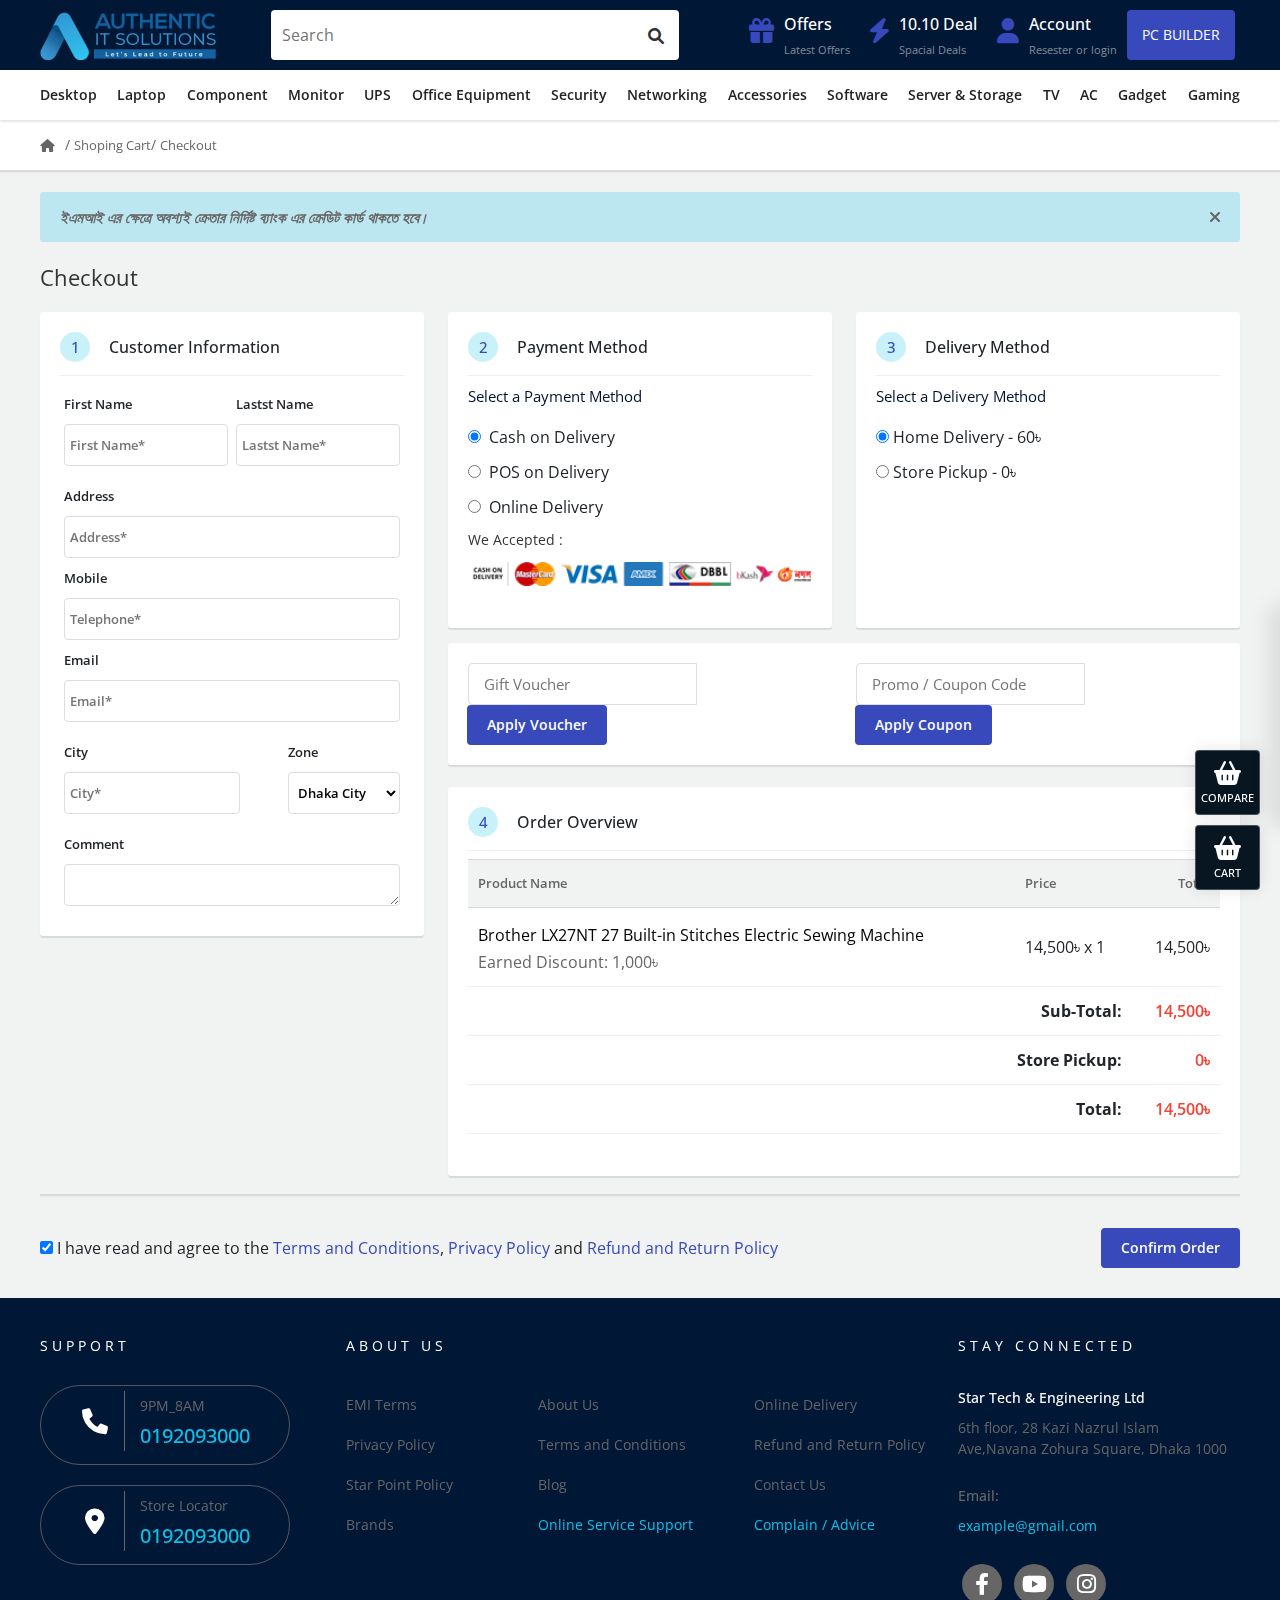
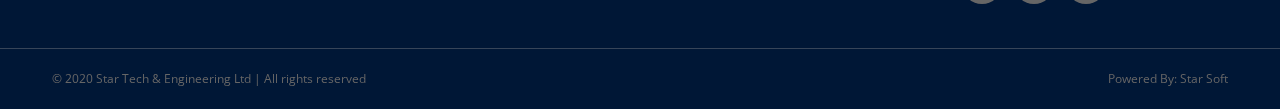
<file: checkout.html>
<!DOCTYPE html>
<html lang="en">

<head>
    <meta charset="UTF-8">
    <meta http-equiv="X-UA-Compatible" content="IE=edge">
    <meta name="viewport" content="width=device-width, initial-scale=1.0">
    <title>Checkout</title>
    <link rel="stylesheet" href="css/bootstrap.min.css">
    <link rel="stylesheet" href="css/all.min.css">
    <link rel="stylesheet" href="css/style.css">
    <link rel="stylesheet" href="css/responsive.css">

</head>

<body>
    <!-- -------====== header section start  ======------- -->
    <header>
        <!-- large header start  -->
        <div class="header-top-area bg-area">
            <div class="container">
                <div class="header-top">
                    <div class="header-logo">
                        <a href="index.html"><img src="images/logo-2-300x85.png" alt=""></a>
                    </div>
                    <div class="header-search d-flex">
                        <input type="text" placeholder="Search">
                        <div class="search-icon">
                            <a href="#"> <i class="fa-solid fa-magnifying-glass"></i></a>
                        </div>
                    </div>

                    <div class="header-right">
                        <div class="icon-cards">
                            <div class="header-right-icon">
                                <a href="#"><i class="fa-solid fa-gift"></i></a>
                            </div>
                            <div class="header-right-content">
                                <a href="offers.html">
                                    <h3>Offers</h3>
                                </a>
                                <p>Latest Offers</p>
                            </div>
                        </div>

                        <div class="icon-cards">
                            <div class="header-right-icon">
                                <a href="#"><i class="fa-solid fa-bolt"></i></a>
                            </div>
                            <div class="header-right-content">
                                <a href="deals.html">
                                    <h3>10.10 Deal</h3>
                                </a>
                                <p>Spacial Deals</p>
                            </div>
                        </div>

                        <div class="icon-cards">
                            <div class="header-right-icon">
                                <a href="#"><i class="fa-solid fa-user"></i></a>
                            </div>
                            <div class="header-right-content">
                                <a href="account.html">
                                    <h3>Account</h3>
                                </a>
                                <p>Resester or login</p>
                            </div>
                        </div>

                        <div class="icon-cards">
                            <div class="header-right-search">
                                <a href="pc-builder.html" class="header-top-btn">PC Builder</a>
                            </div>
                        </div>
                    </div>
                </div>
            </div>
        </div>
        <!-- large header end  -->

        <!-- mb header start  -->
        <div class="mb-header-tab-area bg-area">
            <div class="container">
                <div class="mb-header-tab">
                    <label for="menu-bar">
                    <i class="fa-solid fa-bars"></i>
                   </label>
                    <div class="mb-header-logo">
                        <img src="images/logo-2-300x85.png" alt="">
                    </div>
                    <div class="mb-header-icon d-flex">
                        <div class="mbsearch d-flex">
                            <i class="fa-solid fa-magnifying-glass search"></i>
                            <input type="text" placeholder="Search" id="search">
                        </div>

                        <div class="btn-cart4" onclick="showMenu4()">
                            <i class="fa-solid fa-cart-shopping"></i>
                        </div>
                    </div>
                    <div class="cart-design4">
                        <div class="cart-header4">
                            <h2>YOUR CART</h2>
                            <span class="close4" onclick="closeMenu4()"> 
                                <i class="fa-solid fa-xmark"></i>
                            </span>
                        </div>
                        <div class="content4">
                            <div class="empty-content4">
                                <p>Your shopping cart is empty!</p>
                            </div>
                        </div>
                        <div class="cart-bottom4">
                            <div class="promotion-code4">
                                <div class="input-group4">
                                    <input type="text" placeholder="Promo code" id="">
                                    <span class="input-group-btn4">
                                        <button class="btn" type="submit">Apply</button>
                                    </span>
                                </div>
                            </div>
                            <div class="total">
                                <div class="title">Sub-Total</div>
                                <div class="amount">0৳</div>
                            </div>
                            <div class="total">
                                <div class="title">Total</div>
                                <div class="amount">0৳</div>
                            </div>
                        </div>
                    </div>

                </div>
            </div>
        </div>
        <!-- mb header  end -->

        <!-- mb bottom tab end -->
        <div class="mb-bottom-tab-area bg-area">
            <div class="container">
                <div class="mb-bottom-tab">
                    <a href="offers.html">
                        <i class="fa-solid fa-gift"></i>
                        <h5>Offers</h5>
                    </a>
                    <a href="deals.html">
                        <i class="fa-solid fa-bolt"></i>
                        <h5>Deals</h5>
                    </a>
                    <a href="pc-builder.html">
                        <i class="fa-sharp fa-solid fa-desktop"></i>
                        <h5>PC Builder</h5>
                    </a>
                    <div class="fixed-btn-compare3">
                        <div class="btn-compare3" onclick="showMenu3()">
                            <i class="fa-solid fa-copy"></i>
                            <h5>Compare (0)</h5>
                        </div>
                        <div class="btn-compare-design3">
                            <div class="cart-header3">
                                <h2>Compare Product</h2>
                                <span class="btn-compare-close3" onclick="closeMenu3()">
                                    <i class="fa-solid fa-xmark"></i>
                                </span>
                            </div>
                            <div class="empty-content3">
                                <p>Your compare list is empty</p>
                            </div>
                        </div>
                    </div>
                    <a href="account.html">
                        <i class="fa-solid fa-user"></i>
                        <h5>Account</h5>
                    </a>
                </div>
            </div>
        </div>
        <!-- mb bottom tab end -->

        <!-- mega start  -->
        <div class="teach-top-area bg-area">
            <div class="container">
                <input type="checkbox" id="menu-bar">
                <nav class="navber">
                    <ul>
                        <li><a href="desktop.html" class="menu">Desktop</a>
                            <ul class="desktop">
                                <li><a href="#">Special PC</a></li>
                                <li><a href="#">Star PC<i class="fas fa-caret-down"></i></a>
                                    <ul class="start-pc">
                                        <li> <a href="#">Intel PC</a></li>
                                        <li> <a href="#">RYZEN PC</a></li>
                                    </ul>
                                </li>
                                <li><a href="#">Gaming PC<i class="fas fa-caret-down"></i></a>
                                    <ul class="gamming-pc">
                                        <li><a href="#">Intel PC</a></li>
                                        <li><a href="#">RYZEN PC</a></li>
                                    </ul>
                                </li>
                                <li><a href="#"> Brand PC<i class="fas fa-caret-down"></i></a>
                                    <ul class="brand-pc">
                                        <li><a href="#">Acer</a></li>
                                        <li><a href="#">Asus</a></li>
                                        <li><a href="#">Dell</a></li>
                                        <li><a href="#"> HP</a></li>
                                        <li><a href="#">Lenovo</a></li>
                                        <li><a href="#">Walton</a></li>
                                    </ul>
                                </li>
                                <li><a href="#">All in one PC<i class="fas fa-caret-down"></i></a>
                                    <ul class="all-in">
                                        <li><a href="#">DELL</a></li>
                                        <li><a href="#">i-Life</a></li>
                                        <li><a href="#"> HP</a></li>
                                        <li><a href="#">ASUS</a></li>
                                        <li><a href="#">LENOVO</a></li>
                                    </ul>
                                </li>
                                <li><a href="#">Portable Mini PC<i class="fas fa-caret-down"></i></a>
                                    <ul class="portable">
                                        <li><a href="#">Asus</a></li>
                                        <li><a href="#">Intel</a></li>
                                        <li><a href="#"> GIGABYTE</a></li>
                                        <li><a href="#">Zotac</a></li>
                                        <li><a href="#">Chuwi</a></li>
                                    </ul>
                                </li>
                                <li><a href="#">Apple Mac Mini</a></li>
                                <li><a href="#">Apple iMac</a></li>
                                <li><a href="#">Apple Mac Studio</a></li>
                                <li><a href="#">Budget PC</a></li>
                                <li><a href="#">Show All Desktop</a></li>
                            </ul>
                        </li>

                        <!-- laptop drop-down start  -->
                        <li><a href="" class="menu">Laptop</a>
                            <ul class="lapotop">
                                <li><a href="#">All Laptop<i class="fas fa-caret-down"></i></a>
                                    <ul class="all-laptop">
                                        <li><a href="#">Asus</a></li>
                                        <li><a href="#">Razer</a></li>
                                        <li><a href="#">MacBook</a></li>
                                        <li><a href="#"> Microsoft</a></li>
                                        <li><a href="#">HP</a></li>
                                        <li><a href="#">Dell</a></li>
                                        <li><a href="#">Lenovo</a></li>
                                        <li><a href="#">Asus</a></li>
                                        <li><a href="#">Acer</a></li>
                                        <li><a href="#"> MSI</a></li>
                                        <li><a href="#">Gigabyte</a></li>
                                        <li><a href="#">Huawei</a></li>
                                        <li><a href="#">AVITA_Laptop</a></li>
                                        <li><a href="#">Xiaomi</a></li>
                                        <li><a href="#">Realme</a></li>
                                        <li><a href="#">Samsung</a></li>
                                        <li><a href="#">Walton</a></li>
                                    </ul>
                                </li>
                                <li><a href="#">Gaming Laptop<i class="fas fa-caret-down"></i></a>
                                    <ul class="gaming-laptop">
                                        <li><a href="#">RAZER</a></li>
                                        <li><a href="#">HP</a></li>
                                        <li><a href="#"> Asus</a></li>
                                        <li><a href="#">MSI</a></li>
                                        <li><a href="#"> GIGABYTE</a></li>
                                        <li><a href="#">Acer</a></li>
                                        <li><a href="#">Dell</a></li>
                                        <li><a href="#">Lenovo</a></li>
                                    </ul>
                                </li>
                                <li><a href="#">Premium Ultrabook</a></li>
                                <li><a href="#">Laptop Bag</a></li>
                                <li><a href="#">External Graphics Enclosure</a></li>
                                <li><a href="#">Laptop Accessories</a></li>
                                <li><a href="#">Show All Laptop</a></li>
                            </ul>
                        </li>

                        <!-- Component drop-down start  -->
                        <li><a href="" class="menu">Component</a>
                            <ul>
                                <li><a href="#">Premium Ultrabook</a></li>
                                <li><a href="#">Laptop Bag</a></li>
                                <li><a href="#">External Graphics Enclosure</a></li>
                                <li><a href="#">Laptop Accessories</a></li>
                                <li><a href="#">Show All Laptop</a></li>
                            </ul>
                        </li>

                        <!-- Monitor drop-down start  -->
                        <li><a href="" class="menu">Monitor</a>
                            <ul>
                                <li><a href="#">Premium Ultrabook</a></li>
                                <li><a href="#">Laptop Bag</a></li>
                                <li><a href="#">External Graphics Enclosure</a></li>
                                <li><a href="#">Laptop Accessories</a></li>
                                <li><a href="#">Show All Laptop</a></li>
                            </ul>
                        </li>
                        <!-- UPS drop-down start  -->
                        <li><a href="" class="menu">UPS</a>
                            <ul>
                                <li><a href="#">Premium Ultrabook</a></li>
                                <li><a href="#">Laptop Bag</a></li>
                                <li><a href="#">External Graphics Enclosure</a></li>
                                <li><a href="#">Laptop Accessories</a></li>
                                <li><a href="#">Show All Laptop</a></li>
                            </ul>
                        </li>
                        <li><a href="" class="menu">Office Equipment</a>
                            <ul>
                                <li><a href="#">Premium Ultrabook</a></li>
                                <li><a href="#">Laptop Bag</a></li>
                                <li><a href="#">External Graphics Enclosure</a></li>
                                <li><a href="#">Laptop Accessories</a></li>
                                <li><a href="#">Show All Laptop</a></li>
                            </ul>
                        </li>

                        <li><a href="" class="menu">Security</a>
                            <ul>
                                <li><a href="#">Premium Ultrabook</a></li>
                                <li><a href="#">Laptop Bag</a></li>
                                <li><a href="#">External Graphics Enclosure</a></li>
                                <li><a href="#">Laptop Accessories</a></li>
                                <li><a href="#">Show All Laptop</a></li>
                            </ul>
                        </li>

                        <li><a href="" class="menu">Networking</a>
                            <ul>
                                <li><a href="#">Premium Ultrabook</a></li>
                                <li><a href="#">Laptop Bag</a></li>
                                <li><a href="#">External Graphics Enclosure</a></li>
                                <li><a href="#">Laptop Accessories</a></li>
                                <li><a href="#">Show All Laptop</a></li>
                            </ul>
                        </li>

                        <li><a href="" class="menu">Accessories</a>
                            <ul>
                                <li><a href="#">Premium Ultrabook</a></li>
                                <li><a href="#">Laptop Bag</a></li>
                                <li><a href="#">External Graphics Enclosure</a></li>
                                <li><a href="#">Laptop Accessories</a></li>
                                <li><a href="#">Show All Laptop</a></li>
                            </ul>
                        </li>

                        <li><a href="" class="menu">Software</a>
                            <ul>
                                <li><a href="#">Premium Ultrabook</a></li>
                                <li><a href="#">Laptop Bag</a></li>
                                <li><a href="#">External Graphics Enclosure</a></li>
                                <li><a href="#">Laptop Accessories</a></li>
                                <li><a href="#">Show All Laptop</a></li>
                            </ul>
                        </li>

                        <li><a href="" class="menu">Server & Storage</a>
                            <ul>
                                <li><a href="#">Premium Ultrabook</a></li>
                                <li><a href="#">Laptop Bag</a></li>
                                <li><a href="#">External Graphics Enclosure</a></li>
                                <li><a href="#">Laptop Accessories</a></li>
                                <li><a href="#">Show All Laptop</a></li>
                            </ul>
                        </li>

                        <li><a href="" class="menu">TV</a>
                            <ul>
                                <li><a href="#">Premium Ultrabook</a></li>
                                <li><a href="#">Laptop Bag</a></li>
                                <li><a href="#">External Graphics Enclosure</a></li>
                                <li><a href="#">Laptop Accessories</a></li>
                                <li><a href="#">Show All Laptop</a></li>
                            </ul>
                        </li>

                        <li><a href="" class="menu">AC</a>
                            <ul>
                                <li><a href="#">Premium Ultrabook</a></li>
                                <li><a href="#">Laptop Bag</a></li>
                                <li><a href="#">External Graphics Enclosure</a></li>
                                <li><a href="#">Laptop Accessories</a></li>
                                <li><a href="#">Show All Laptop</a></li>
                            </ul>
                        </li>

                        <li><a href="" class="menu">Gadget</a>
                            <ul class="gadget">
                                <li><a href="#">Premium Ultrabook</a></li>
                                <li><a href="#">Laptop Bag</a></li>
                                <li><a href="#">External Graphics Enclosure</a></li>
                                <li><a href="#">Laptop Accessories</a></li>
                                <li><a href="#">Show All Laptop</a></li>
                            </ul>
                        </li>

                        <li><a href="" class="menu">Gaming</a>
                            <ul class="gaming">
                                <li><a href="#">Premium Ultrabook</a></li>
                                <li><a href="#">Laptop Bag</a></li>
                                <li><a href="#">External Graphics Enclosure</a></li>
                                <li><a href="#">Laptop Accessories</a></li>
                                <li><a href="#">Show All Laptop</a></li>
                            </ul>
                        </li>
                    </ul>
                </nav>
            </div>
        </div>
        <!-- mega end  -->
    </header>
    <!-- -------====== header section end  ======------- -->

    <!-- -------====== offer section start  ======------- -->
    <section class="offer-area bg-area">
        <div class="container">
            <div class="row">
                <div class="col-12">
                    <ul class="offer-content d-flex">
                        <li>
                            <a href="#">
                                <i class="fa-solid fa-house"></i></a>
                        </li>
                        <li>/
                            <a href="#" class="offer-slash">Shoping Cart </a>
                        </li>
                        <li>/
                            <a href="#" class="offer-slash"> Checkout</a>
                        </li>
                    </ul>
                </div>
            </div>
        </div>
    </section>
    <!-- -------====== offer section end  ======------- -->

    <!-- -------====== check-out section start ======------- -->
    <section class="checkout-area bg-area">
        <div class="container">
            <div class="row">
                <div class="col-lg-12 col-md-12 col-sm-12">
                    <div class="checkout-alret">
                        <span>ইএমআই এর ক্ষেত্রে অবশ্যই ক্রেতার নির্দিষ্ট ব্যাংক এর ক্রেডিট কার্ড থাকতে হবে।</span>
                        <a href="#"><i class="fa-solid fa-xmark"></i></a>
                    </div>
                    <div class="checkout-title">
                        <h1>Checkout</h1>
                    </div>
                </div>
            </div>

            <div class="row">
                <div class="col-lg-4 col-md-4 col-sm-12">
                    <form action="" class="checkout-form">
                        <div class="customer-information">
                            <div class="customer-information-head">
                                <h2>
                                    <span>1</span> Customer Information
                                </h2>
                            </div>
                            <div class="customer-address">
                                <div class="address-multiple-form">
                                    <div class="form-group">
                                        <label for="input-firstname">First Name</label>
                                        <input type="text" name="firstname" id="input-firstname" placeholder="First Name*">
                                    </div>
                                    <div class="form-group">
                                        <label for="input-lasstname">Lastst Name</label>
                                        <input type="text" name="lasstname" id="input-lasstname" placeholder="Lastst Name*">
                                    </div>
                                </div>
                                <div class="form-group">
                                    <label for="input-address">Address</label>
                                    <input type="text" name="address" id="input-address" placeholder="Address*">
                                </div>
                                <div class="form-group">
                                    <label for="input-telephone">Mobile</label>
                                    <input type="tel" name="telephone" id="input-telephone" placeholder="Telephone*">
                                </div>
                                <div class="form-group">
                                    <label for="">Email</label>
                                    <input type="email" name="email" id="input-email" placeholder="Email*">
                                </div>
                                <div class="address-multiple-form">
                                    <div class="form-group">
                                        <label for="input-firstname">City</label>
                                        <input type="text" name="city" id="input-city" placeholder="City*">
                                    </div>
                                    <div class="form-group">
                                        <label for="input-zone">Zone</label>
                                        <select name="zone-id" id="input-zone">
                                            <option value="">Dhaka City</option>
                                            <option value="">Khulna City</option>
                                            <option value="">Rangpur City</option>
                                            <option value="">Gazipur City</option>
                                            <option value="">Others</option>
                                       </select>
                                    </div>
                                </div>
                                <div class="form-group">
                                    <label for="">Comment</label>
                                    <textarea name="comment" id="" cols="30" rows="6"></textarea>
                                </div>
                            </div>
                        </div>
                    </form>
                </div>

                <div class="col-lg-8 col-md-8 col-sm-12">
                    <div class="row">
                        <div class="col-md-6 col-sm-12">
                            <div class="payment-method customer-information">
                                <div class="customer-information-head">
                                    <h2>
                                        <span>2</span> Payment Method
                                    </h2>
                                </div>
                                <p>Select a Payment Method</p>
                                <label class="radio-inline">
                                <input type="radio" name="payment-method" checked="checked">
                                Cash on Delivery
                                </label>
                                <label class="radio-inline">
                                <input type="radio" name="payment-method">
                                POS on Delivery
                                </label>
                                <label class="radio-inline">
                                <input type="radio" name="payment-method">
                                Online Delivery
                                </label>
                                <div class="we-accepted">
                                    <h3>We Accepted :</h3>
                                    <a href="#"><img src="images/we-acceptede.png" alt=""></a>
                                </div>
                            </div>
                        </div>
                        <div class="col-md-6 col-sm-12">
                            <div class="payment-method customer-information">
                                <div class="customer-information-head">
                                    <h2>
                                        <span>3</span> Delivery Method
                                    </h2>
                                </div>
                                <p>Select a Delivery Method</p>
                                <label class="radio-inline">
                                <input type="radio" name="shipping-method" checked="checked">Home Delivery - 60৳
                                </label>
                                <label class="radio-inline">
                                <input type="radio" name="shipping-method">Store Pickup - 0৳ 
                                </label>
                            </div>
                        </div>
                    </div>
                    <div class="row">
                        <div class="col-lg-12 col-md-12 col-sm-12">
                            <div class="customer-information voucher">
                                <div class="row">
                                    <div class="col-md-6 col-sm-12">
                                        <div class="input-group">
                                            <input type="text" name="voucher" placeholder="Gift Voucher" id="input-voucher">
                                            <span class="input-group-btn" onclick="showModel1()">
                                                <button type="button" id="button-voucher" class="btn voucher-btn">Apply Voucher</button>
                                            </span>
                                        </div>
                                    </div>
                                    <div class="col-md-6 col-sm-12">
                                        <div class="input-group">
                                            <input type="text" name="coupon" placeholder="Promo / Coupon Code" id="input-coupon">
                                            <span class="input-group-btn" onclick="showModel1()">
                                                <button type="button" id="button-coupon" class="btn voucher-btn">Apply Coupon</button>
                                            </span>
                                        </div>
                                    </div>
                                </div>
                            </div>
                        </div>
                    </div>
                    <div class="overlay2" onclick="closeModel1()"></div>
                    <div class="checkout-cart">
                        <span class="checkout-icon2"><i class="fa-solid fa-xmark"></i></span>
                        <div class="apply-coupon-details">
                            <p>Lorem ipsum dolor sit amet consectetur</p>
                        </div>
                    </div>
                    <div class="row">
                        <div class="col-12">
                            <div class="payment-method customer-information">
                                <div class="customer-information-head">
                                    <h2>
                                        <span>4</span> Order Overview
                                    </h2>
                                </div>

                                <table class="table-bordered bg-white checkout-data">
                                    <thead>
                                        <tr>
                                            <td>Product Name</td>
                                            <td>Price</td>
                                            <td class="text-right">Total</td>
                                        </tr>
                                    </thead>
                                    <tbody>
                                        <tr>
                                            <td class="name">
                                                <a href="#">Brother LX27NT 27 Built-in Stitches Electric Sewing Machine</a>
                                                <div class="options">
                                                </div>
                                                <div class="fades">Earned Discount: 1,000৳</div>
                                            </td>
                                            <td class="price"><span>14,500৳</span> <span> x </span> <span>1</span></td>
                                            <td class="price text-right">14,500৳ </td>
                                        </tr>
                                        <tr class="total">
                                            <td colspan="2" class="text-right"><strong>Sub-Total:</strong></td>
                                            <td class="text-right"><span class="amount">14,500৳</span></td>
                                        </tr>
                                        <tr class="total">
                                            <td colspan="2" class="text-right"><strong>Store Pickup:</strong></td>
                                            <td class="text-right"><span class="amount">0৳</span></td>
                                        </tr>
                                        <tr class="total">
                                            <td colspan="2" class="text-right"><strong>Total:</strong></td>
                                            <td class="text-right"><span class="amount">14,500৳</span></td>
                                        </tr>
                                    </tbody>
                                </table>
                            </div>
                        </div>
                    </div>
                </div>
            </div>

            <div class="row">
                <div class="col-lg-12 col-md-12 col-sm-12">
                    <div class="checkout">
                        <div class="i-have-text">
                            <input type="checkbox" name="i-have" value="" checked="checked">
                            <span>
                                I have read and agree to the <a href="#">Terms and Conditions</a>, <a href="#">Privacy Policy</a> and <a href="#">Refund and Return Policy</a>
                            </span>
                        </div>

                        <button class="checkout-btn btn" type="submit">
                            <a href="index.html">Confirm Order</a>
                        </button>
                    </div>
                </div>
            </div>
        </div>
    </section>
    <!-- -------====== check-out section end ======------- -->

    <!---------====== scroll button start  ======--------->
    <div class="scroll-button-area bg-area">
        <div class="container">
            <button type="button" class="scroll-btn btn" id="btn-back-to-top">
             <i class="fas fa-arrow-up"></i>
            </button>
        </div>
    </div>
    <!---------====== scroll button end  ======--------->

    <!-- -------====== fixed-btn start ======------- -->
    <div class="fixed-btn-area bg-area">
        <div class="fixed-btn-area bg-area">
            <div class="fixed-btn-compare">
                <div class="btn-compare" onclick="showMenu()">
                    <i class="fa-solid fa-basket-shopping"></i>
                    <h3>Compare</h3>
                </div>
                <div class="btn-compare-design">
                    <div class="cart-header">
                        <h2>Compare Product</h2>
                        <span class="btn-compare-close" onclick="closeMenu()">
                    <i class="fa-solid fa-xmark"></i>
                </span>
                    </div>
                    <div class="empty-content">
                        <p>Your compare list is empty!</p>
                    </div>
                </div>
            </div>
        </div>
        <!-- cart  -->
        <div class="ticon2 btn-cart" onclick="showMenu2()">
            <i class="fa-solid fa-basket-shopping"></i>
            <h3>Cart</h3>
        </div>
        <div class="cart-design">
            <div class="cart-header">
                <h2>YOUR CART</h2>
                <span class="mc-toggler loaded close close2" onclick="closeMenu2()">
                <i class="fa-solid fa-xmark"></i>
            </span>
            </div>
            <div class="content">
                <div class="empty-content">
                    <p>Your shopping cart is empty!</p>
                </div>
            </div>
            <div class="cart-bottom footer">
                <div class="promotion-code">
                    <div class="input-group">
                        <input type="text" placeholder="Promo Code" id="">
                        <span class="input-group-btn"><button class="btn" type="submit">Apply</button></span>
                    </div>
                </div>
                <div class="total">
                    <div class="title">Sub-Total</div>
                    <div class="amount">0৳</div>
                </div>
                <div class="total">
                    <div class="title">Total</div>
                    <div class="amount">0৳</div>
                </div>
            </div>
        </div>
    </div>
    <!-- -------====== fixed-btn start ======------- -->

    <!-- -------====== footer section start ======------- -->
    <footer class="footer-area bg-area">
        <div class="container">
            <div class="row footer d-flex">
                <div class="col-lg-3 col-md-12 col-sm-12">
                    <div class="footer-header">
                        <h3>SUPPORT</h3>
                    </div>

                    <div class="row">
                        <div class="col-12">
                            <div class="footer-btn">
                                <a href="#" class="footer-contact-btn d-flex">
                                    <div class="contact-icon">
                                        <i class="fa-solid fa-phone"></i>
                                    </div>
                                    <div class="footer-content">
                                        <span>9PM_8AM</span>
                                        <h4>0192093000</h4>
                                    </div>
                                </a>
                                <a href="#" class="footer-contact-btn d-flex">
                                    <div class="contact-icon">
                                        <i class="fa-solid fa-location-dot"></i>
                                    </div>
                                    <div class="footer-content">
                                        <span>Store Locator</span>
                                        <h4>0192093000</h4>
                                    </div>
                                </a>
                            </div>
                        </div>
                    </div>
                </div>
                <div class="col-lg-6 col-md-12 col-sm-12">
                    <div class="footer-header">
                        <h3>ABOUT US</h3>
                    </div>
                    <div class="row footer-wedget">
                        <div class="footer-md">
                            <ul class="footer-link">
                                <li><a href="#">EMI Terms</a></li>
                                <li><a href="#">About Us</a></li>
                                <li><a href="# ">Online Delivery</a></li>
                                <li><a href="#">Privacy Policy</a></li>
                                <li><a href="#">Terms and Conditions</a></li>
                                <li><a href="# ">Refund and Return Policy</a></li>
                                <li><a href="#">Star Point Policy</a></li>
                                <li><a href="#">Blog</a></li>
                                <li><a href="# ">Contact Us</a></li>
                                <li><a href="#">Brands</a></li>
                                <li><a href="#" style="color: #0bc1e9;">Online Service Support</a></li>
                                <li><a href="# " style="color: #0bc1e9; ">Complain / Advice</a></li>
                            </ul>
                        </div>
                        <div class="col-lg-4 col-sm-12">
                            <ul class="footer-link">
                                <li><a href="#">EMI Terms</a></li>
                                <li><a href="#">Privacy Policy</a></li>
                                <li><a href="#">Star Point Policy</a></li>
                                <li><a href="#">Brands</a></li>
                            </ul>
                        </div>
                        <div class="col-lg-4 col-sm-12 p-0">
                            <ul class="footer-link">
                                <li><a href="#">About Us</a></li>
                                <li><a href="#">Terms and Conditions</a></li>
                                <li><a href="#">Blog</a></li>
                                <li><a href="#" style="color: #0bc1e9;">Online Service Support</a></li>
                            </ul>
                        </div>
                        <div class="col-lg-4 col-sm-12">
                            <ul class="footer-link">
                                <li><a href="# ">Online Delivery</a></li>
                                <li><a href="# ">Refund and Return Policy</a></li>
                                <li><a href="# ">Contact Us</a></li>
                                <li><a href="# " style="color: #0bc1e9; ">Complain / Advice</a></li>
                            </ul>
                        </div>
                    </div>
                </div>

                <div class="col-lg-3 col-md-12 col-sm-12">
                    <div class="footer-header ">
                        <h3>STAY CONNECTED</h3>
                    </div>
                    <div class="footer-social">
                        <span style="color: #fff; ">Star Tech & Engineering Ltd</span>
                        <p>6th floor, 28 Kazi Nazrul Islam Ave,Navana Zohura Square, Dhaka 1000</p>
                        <span>Email:</span>
                        <a href="">
                            <p class="mail">example@gmail.com</p>
                        </a>
                    </div>
                    <div class="footer-social-icon">
                        <a href=""><i class="fa-brands fa-facebook-f"></i></a>
                        <a href=""><i class="fa-brands fa-youtube"></i></a>
                        <a href=""><i class="fa-brands fa-instagram"></i></a>
                    </div>
                </div>
            </div>


        </div>
    </footer>
    <!-- -------====== footer section end ======------- -->

    <!-- -------====== copyright start ======------- -->
    <section class="copyright-area bg-area">
        <div class="container">
            <div class="row m-0">
                <div class="col-lg-12 col-sm-12">
                    <div class="copyright-content">
                        <p>© 2020 Star Tech & Engineering Ltd | All rights reserved</p>
                        <p>Powered By: Star Soft</p>
                    </div>
                </div>
            </div>
        </div>
    </section>
    <!-- -------====== copyright ======------- -->





    <!-- top-search start  -->

    <script>
        let search = document.querySelector(".search");
        search.onclick = function() {
            document.querySelector(".mbsearch").classList.toggle('active');
        }
    </script>
    <!-- top-search end -->

    <!-- check-out popup start  -->
    <script>
        function showModel1() {
            document.querySelector('.overlay2').classList.add('showoverlay2');
            document.querySelector('.checkout-cart').classList.add('show-checkout-cart');
        }

        function closeModel1() {
            document.querySelector('.overlay2').classList.remove('showoverlay2');
            document.querySelector('.checkout-cart').classList.remove('show-checkout-cart');
        }
        var btnlogin = document.querySelector(".input-group-btn");
        btnlogin.addEventListener("click", showModel1)
        var c = document.querySelector(".checkout-icon2");
        c.addEventListener("click", closeModel1)
    </script>
    <!-- check-out popup start  -->


    <!-- scroll button start  -->
    <script>
        let mybutton = document.getElementById("btn-back-to-top");
        window.onscroll = function() {
            scrollFunction();
        };

        function scrollFunction() {
            if (
                document.body.scrollTop > 20 ||
                document.documentElement.scrollTop > 20
            ) {
                mybutton.style.display = "block";
            } else {
                mybutton.style.display = "none";
            }
        }
        mybutton.addEventListener("click", backToTop);

        function backToTop() {
            document.body.scrollTop = 0;
            document.documentElement.scrollTop = 0;
        }
    </script>
    <!-- scroll button end  -->





    <script src="js/bootstrap.min.js "></script>
    <script src="js/script.js "></script>



</body>

</html>
</file>
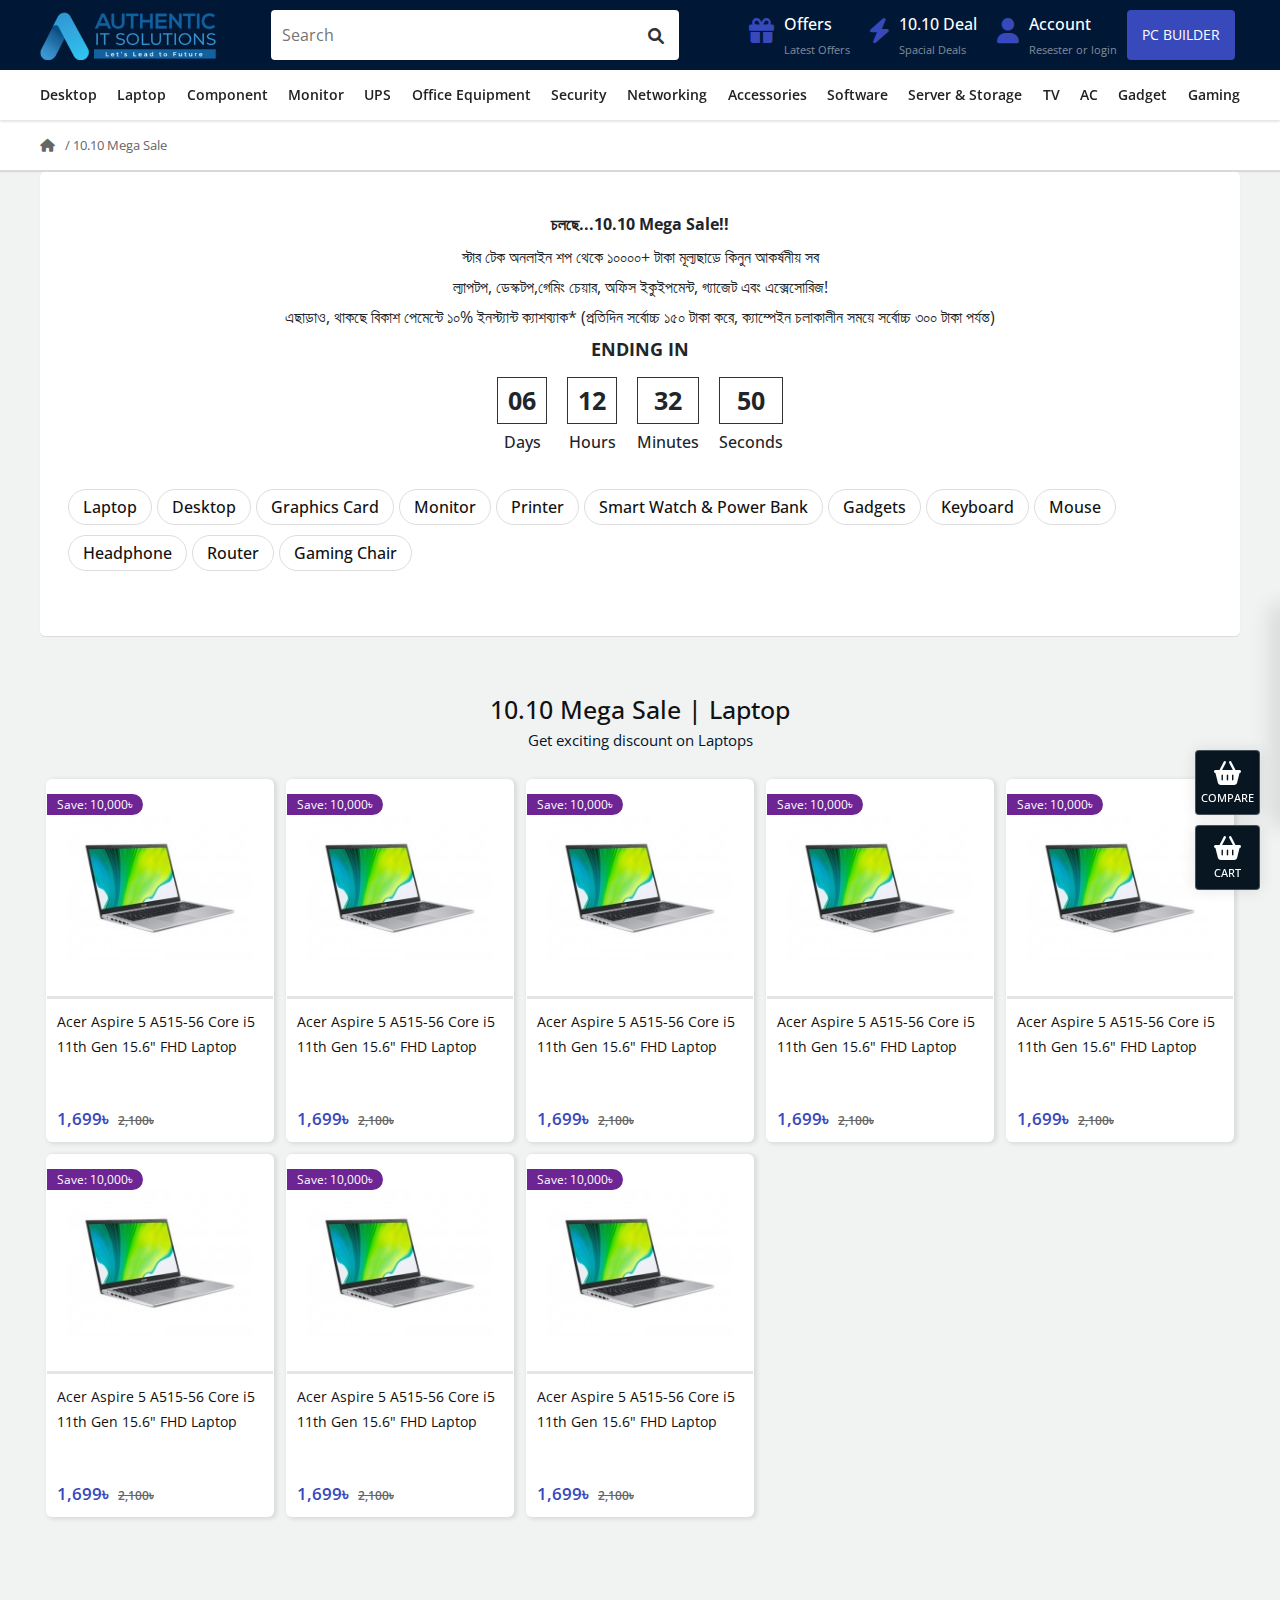
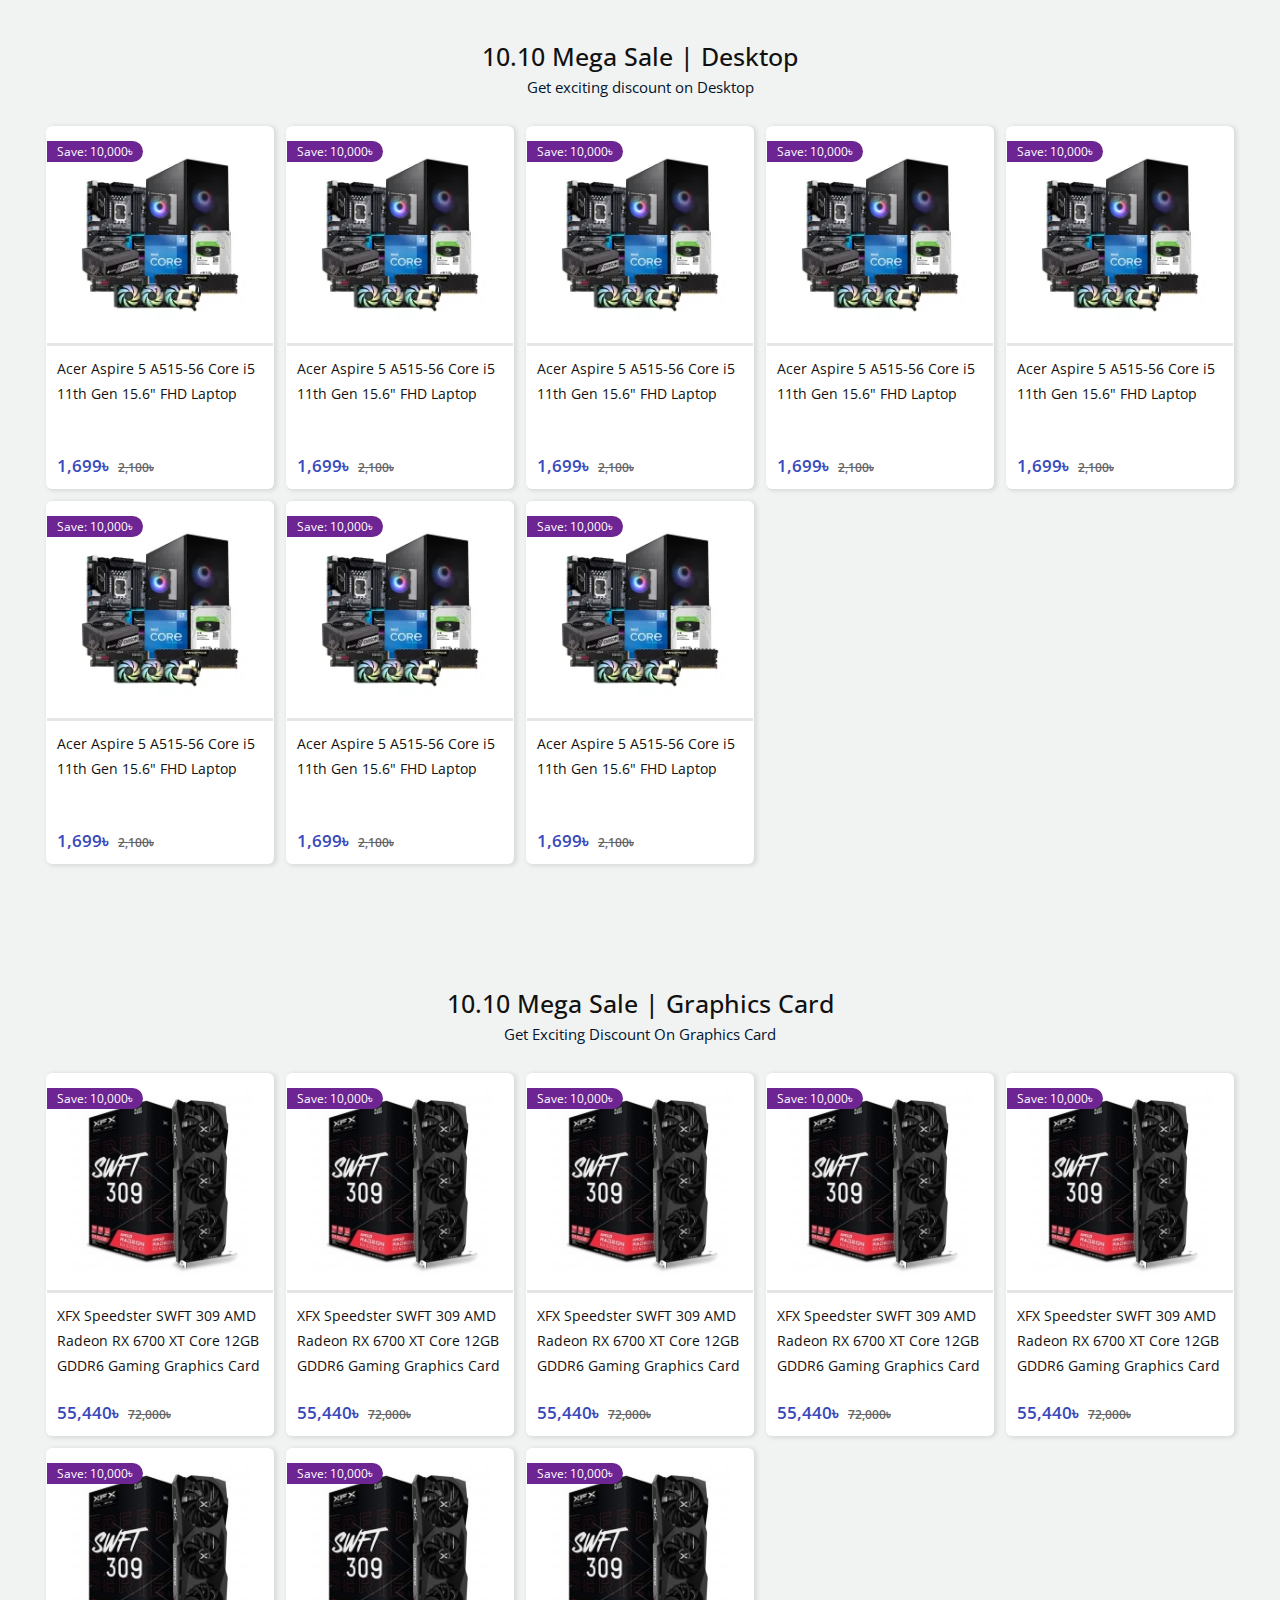
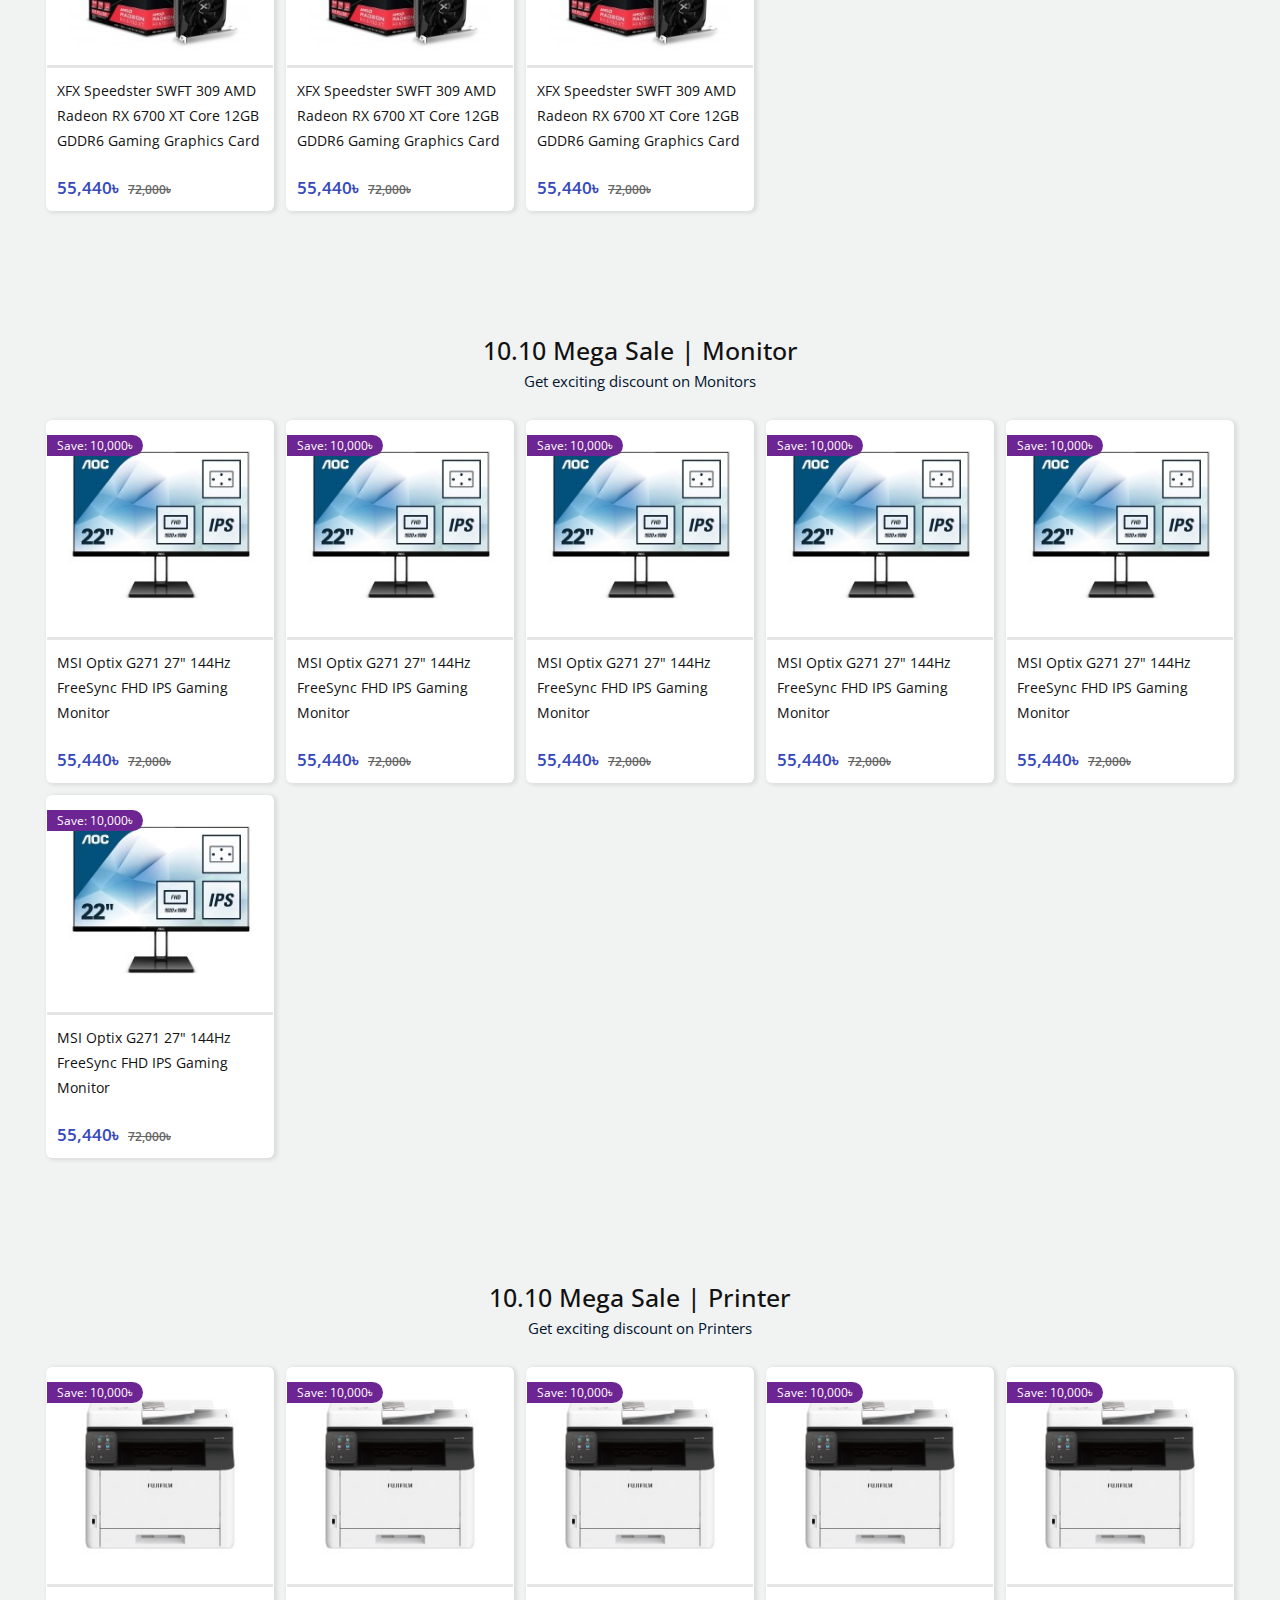
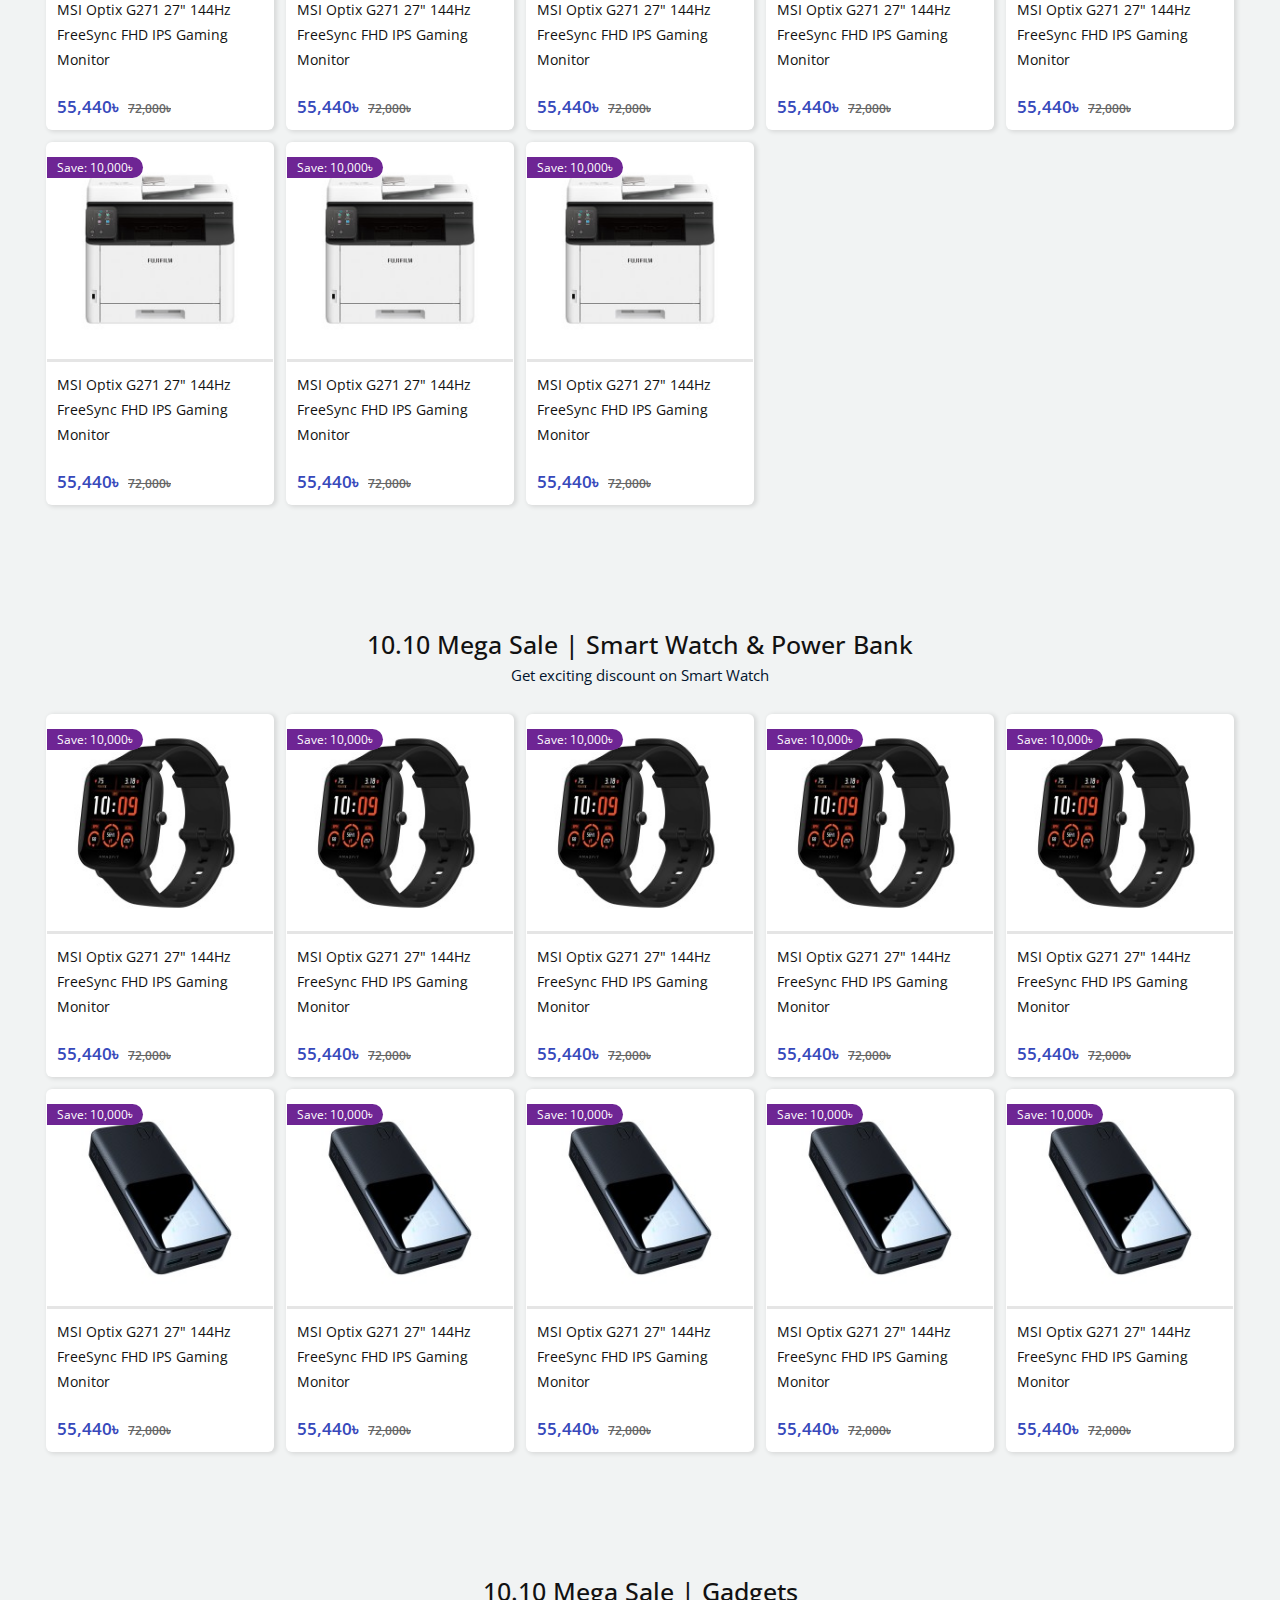
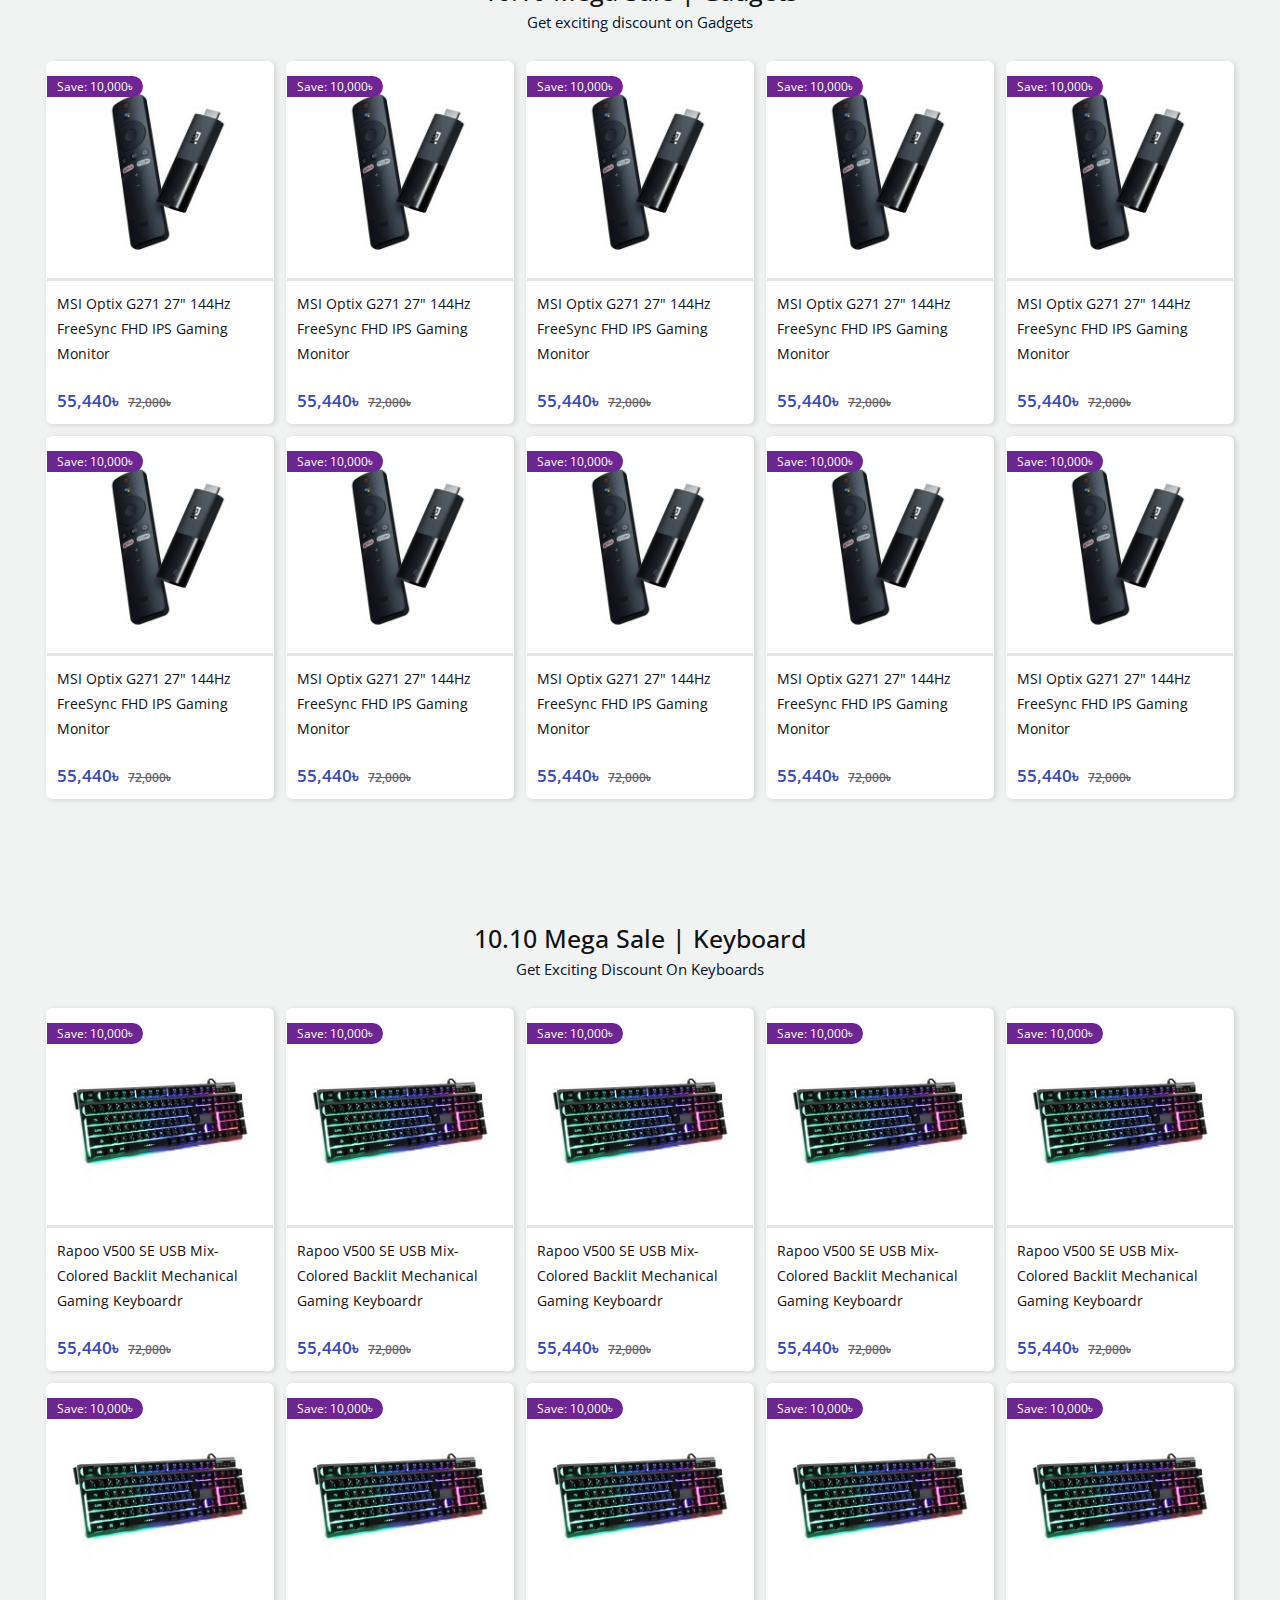
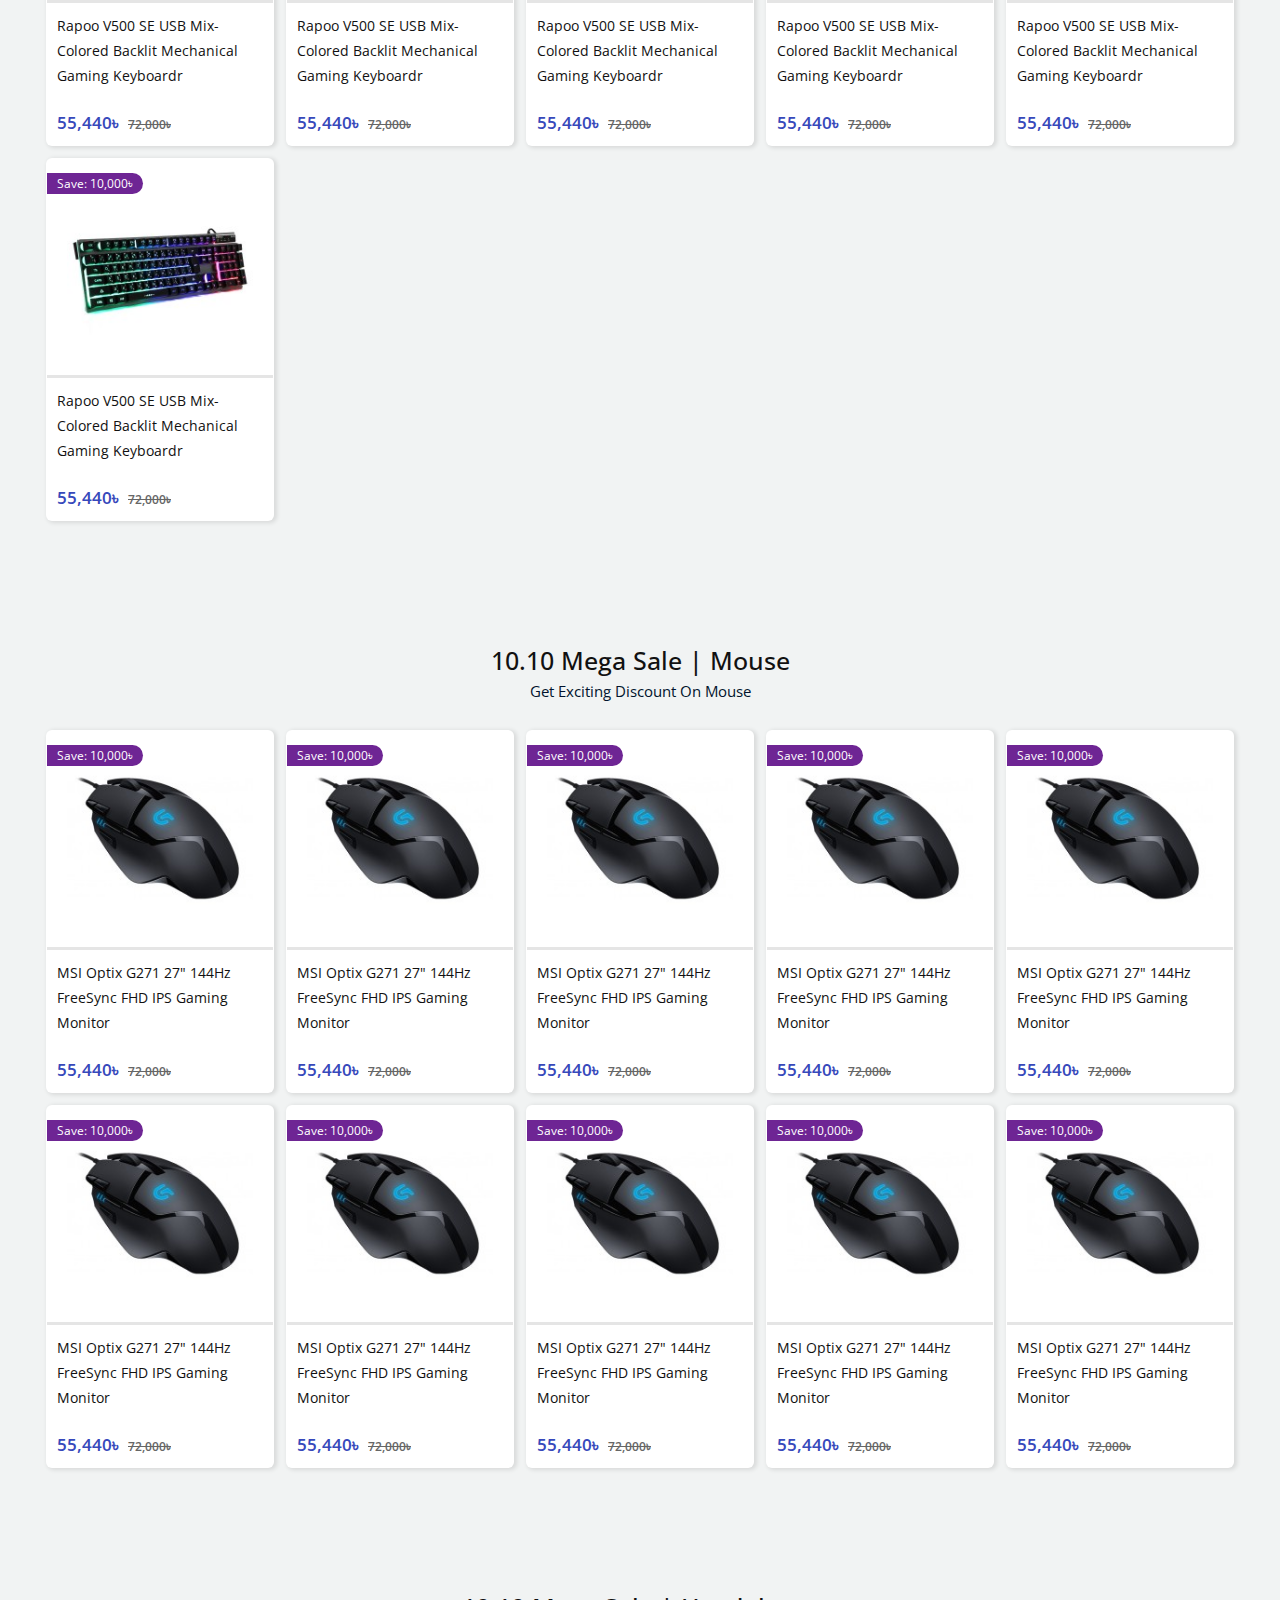
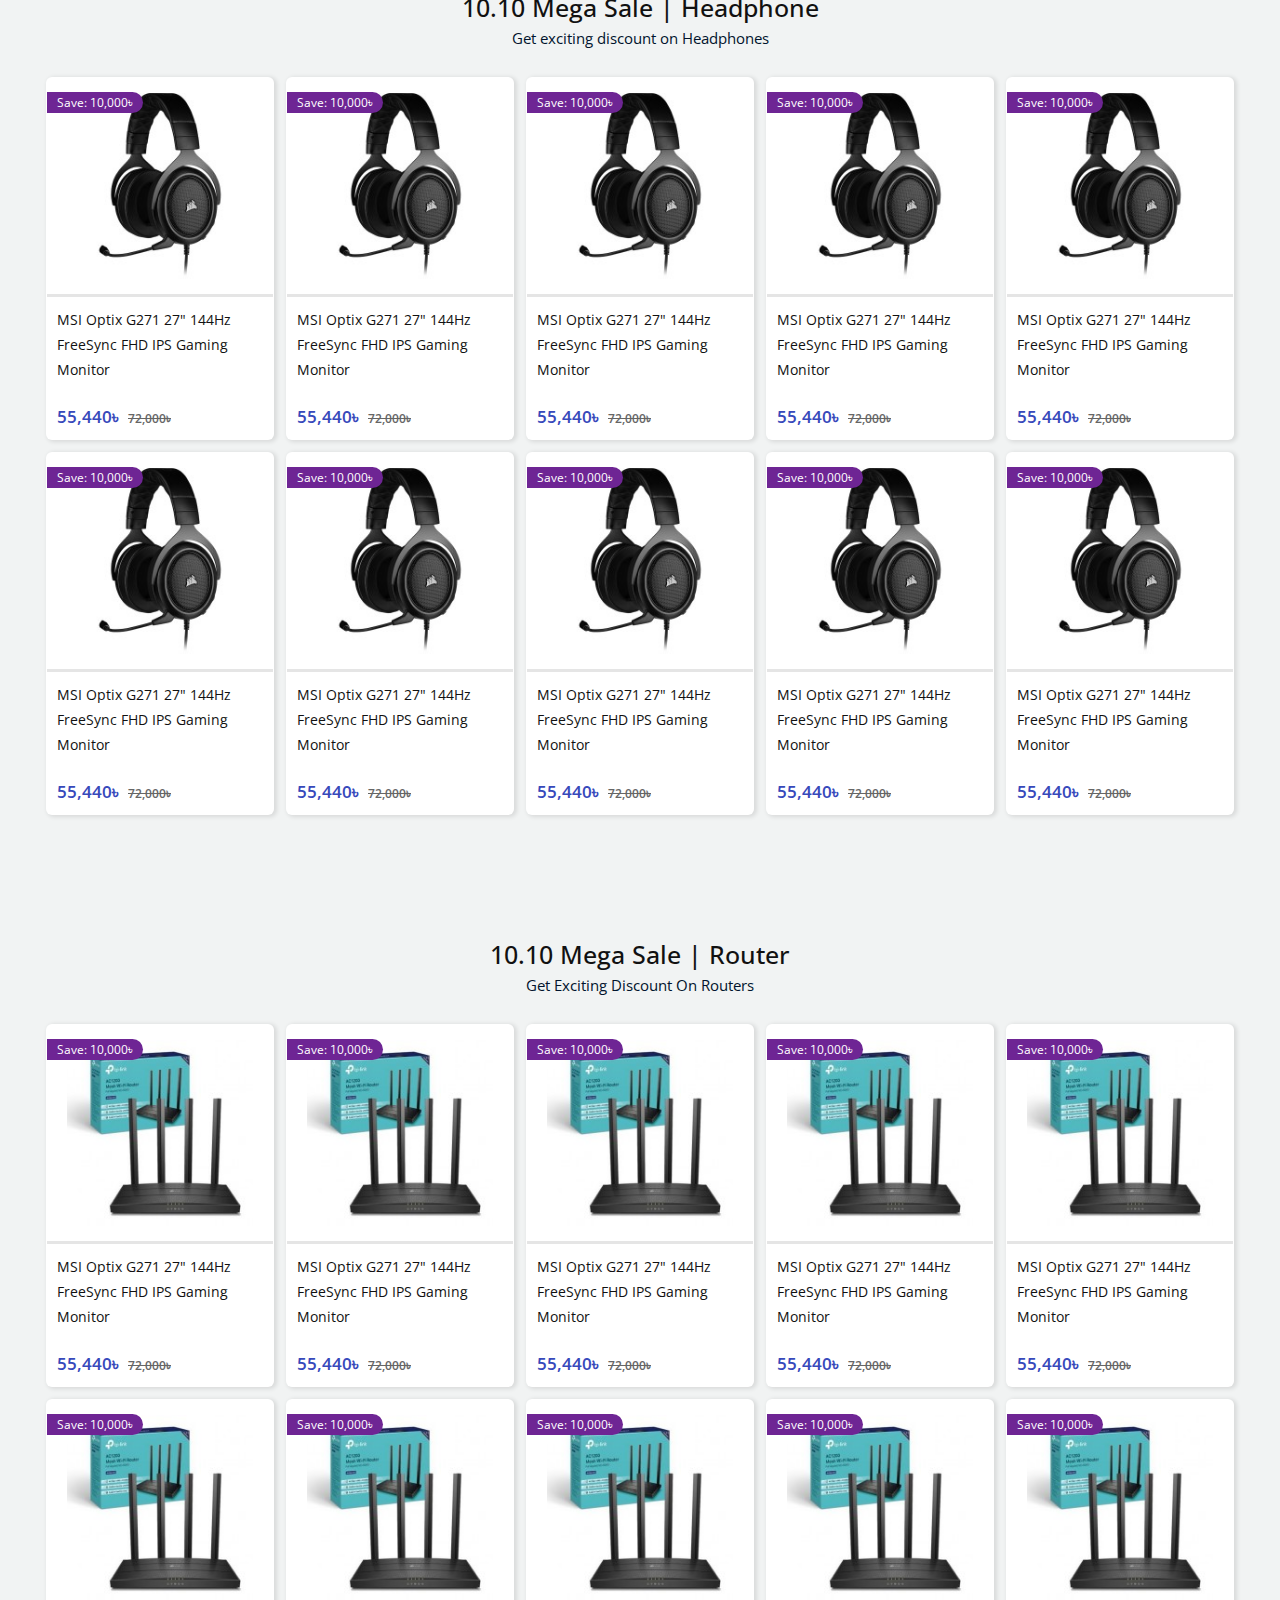
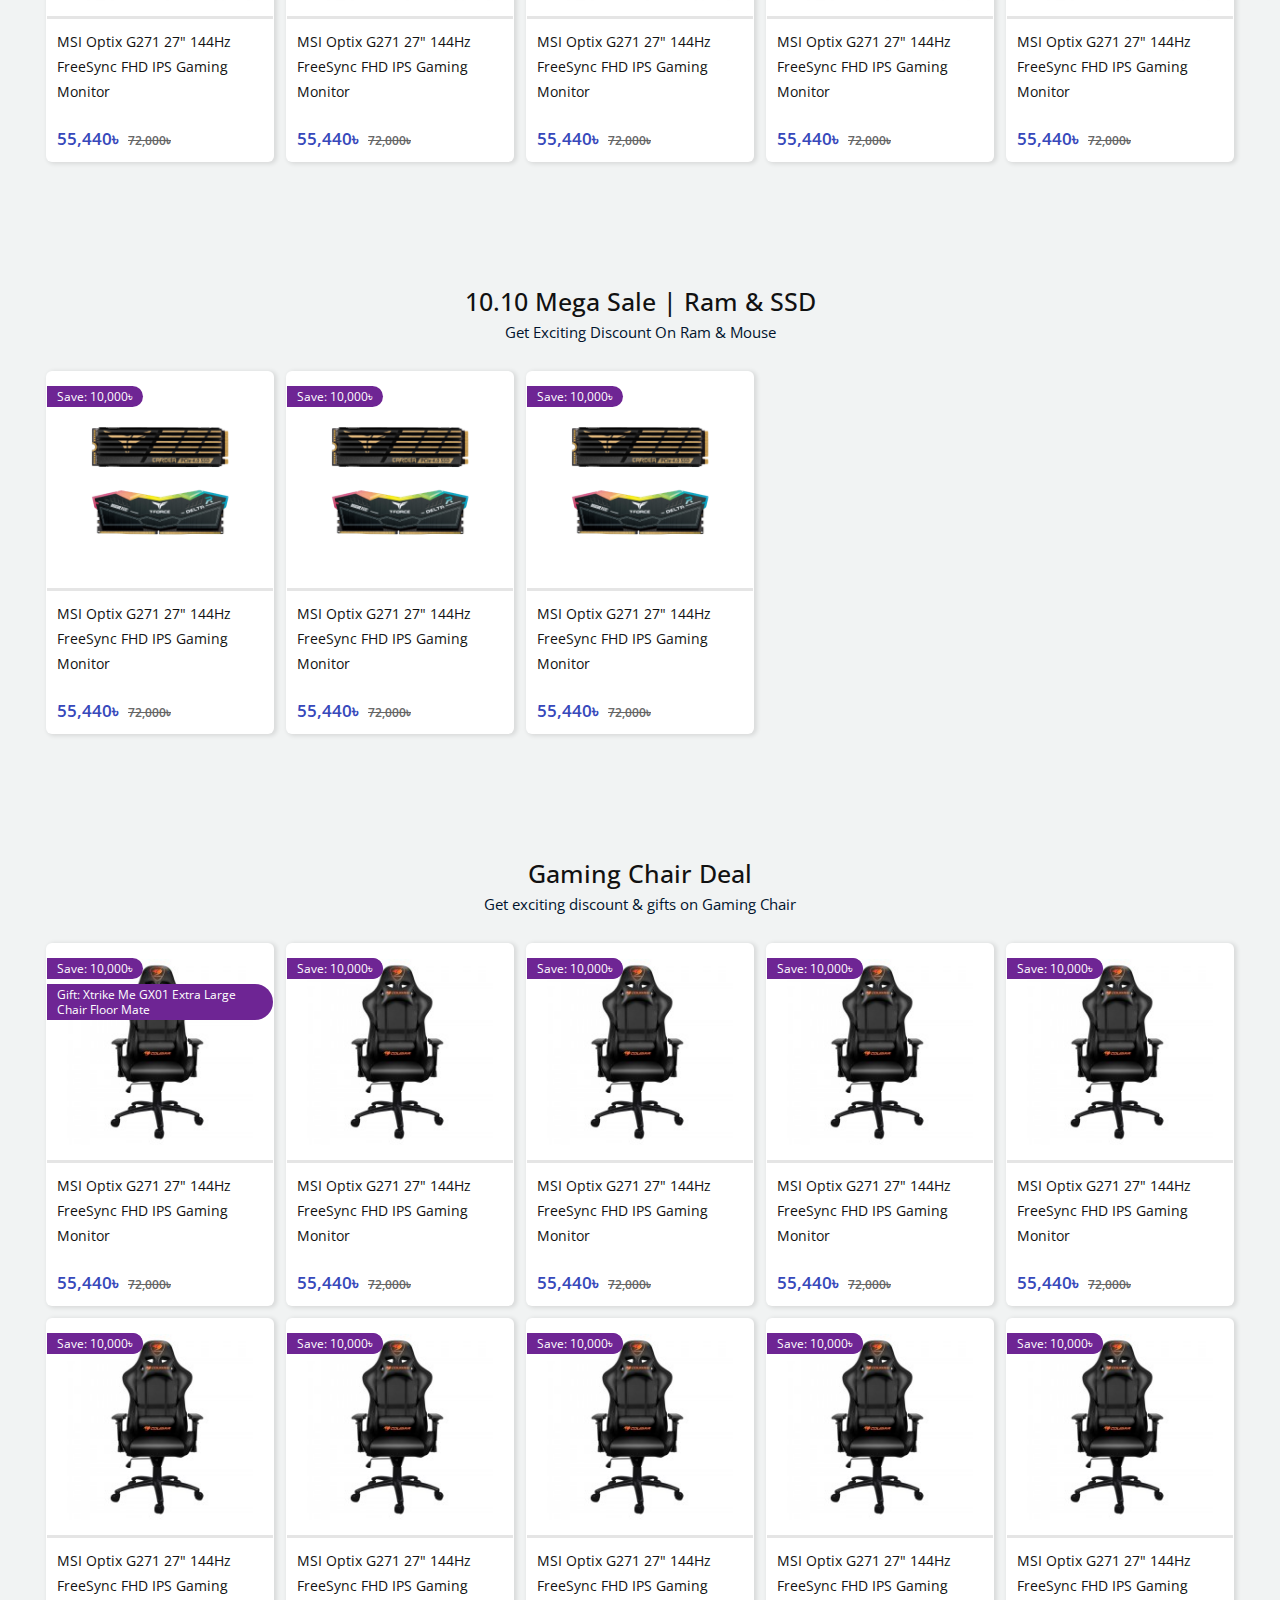
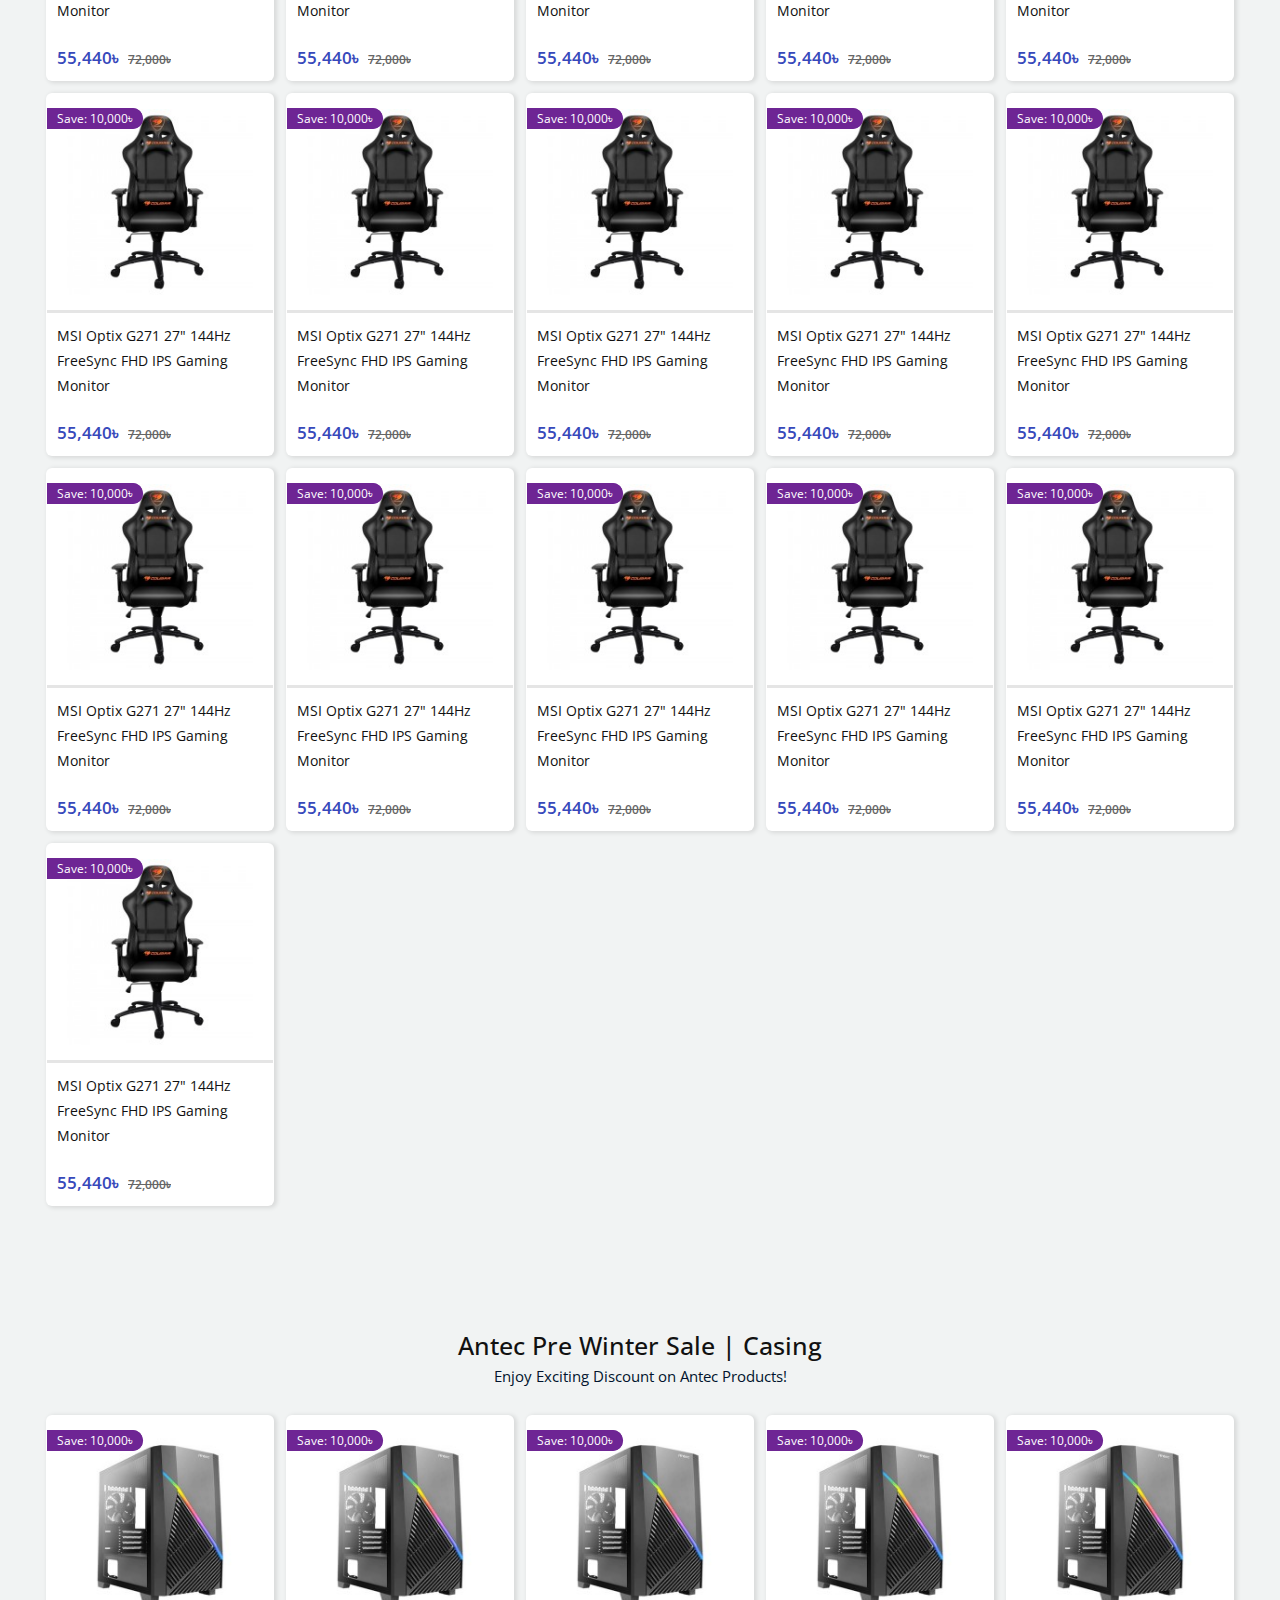
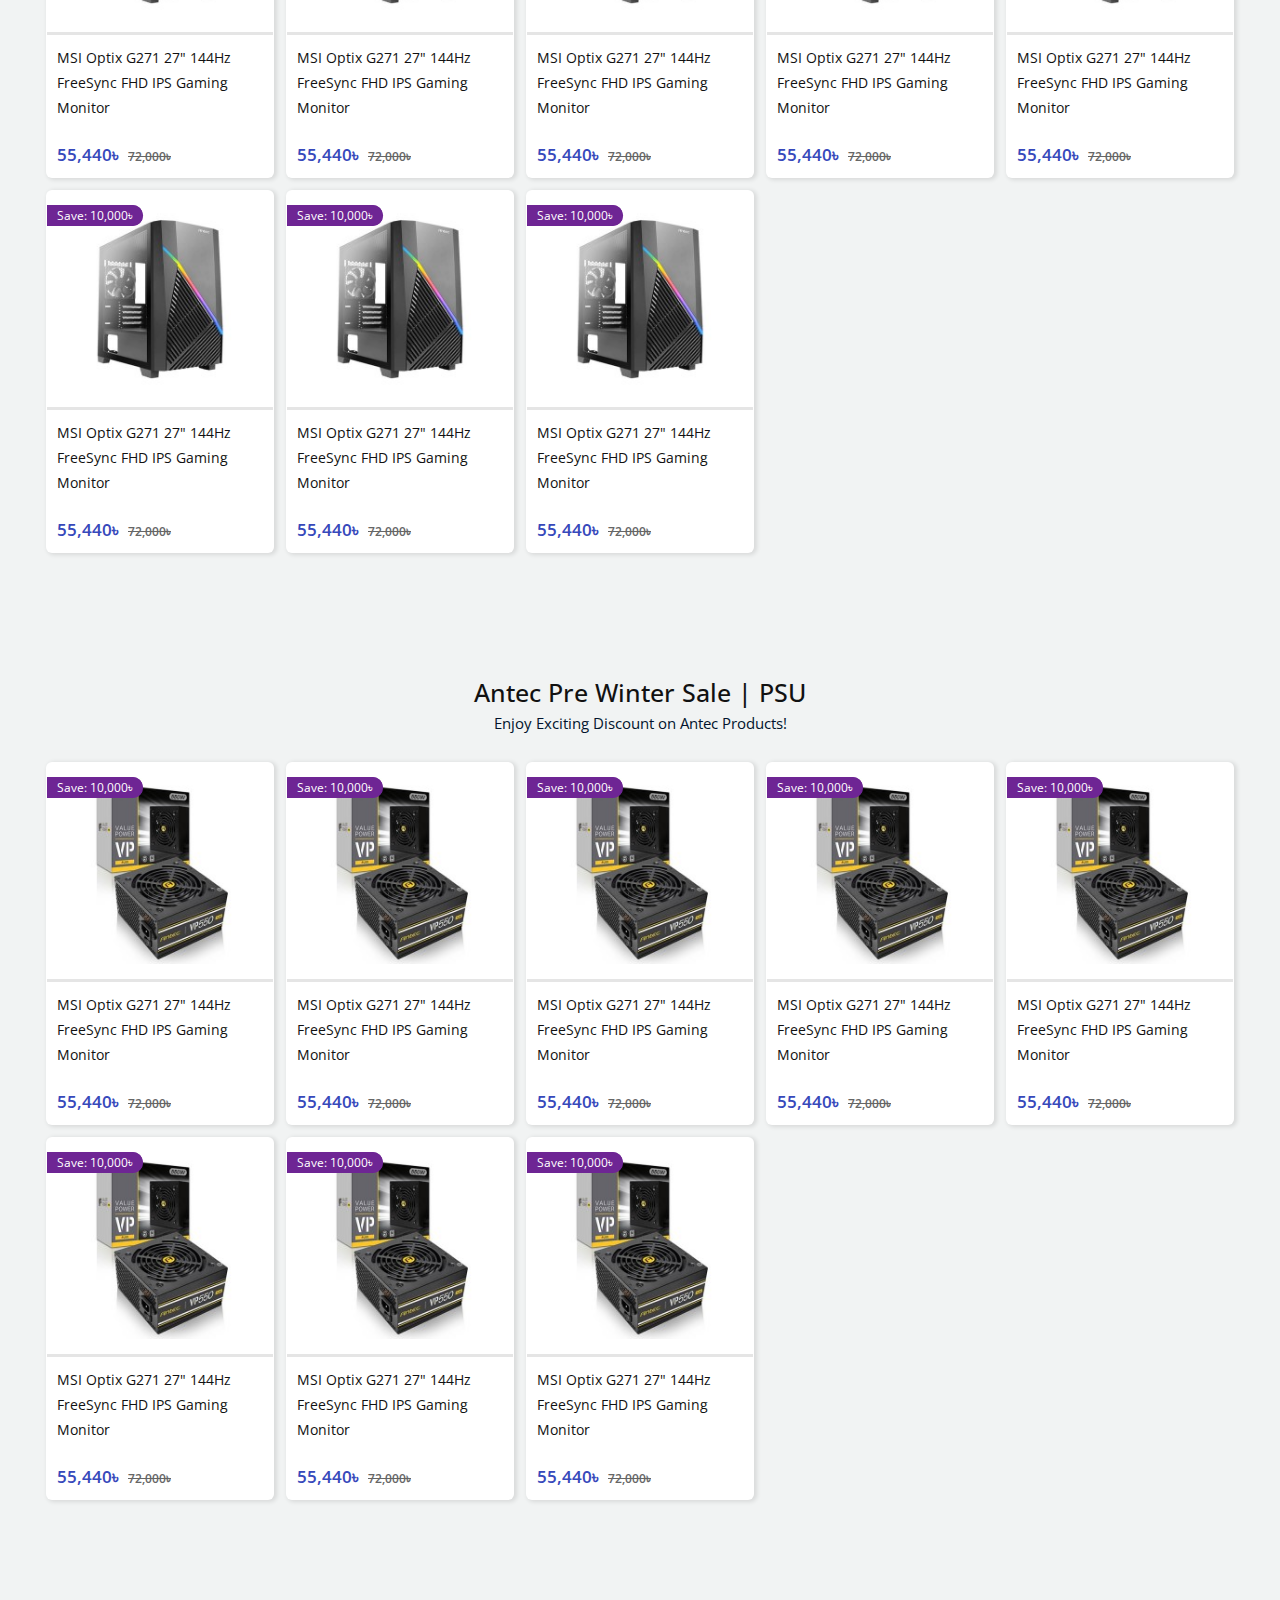
<file: deals.html>
<!DOCTYPE html>
<html lang="en">

<head>
    <meta charset="UTF-8">
    <meta http-equiv="X-UA-Compatible" content="IE=edge">
    <meta name="viewport" content="width=device-width, initial-scale=1.0">
    <title>Deals</title>
    <link rel="stylesheet" href="css/bootstrap.min.css">
    <link rel="stylesheet" href="css/all.min.css">
    <link rel="stylesheet" href="css/style.css">
    <link rel="stylesheet" href="css/responsive.css">

</head>

<body>
    <!-- -------====== header section start  ======------- -->
    <header>
        <!-- large header start  -->
        <div class="header-top-area bg-area">
            <div class="container">
                <div class="header-top">
                    <div class="header-logo">
                        <a href="index.html"><img src="images/logo-2-300x85.png" alt=""></a>
                    </div>
                    <div class="header-search d-flex">
                        <input type="text" placeholder="Search">
                        <div class="search-icon">
                            <a href="#"> <i class="fa-solid fa-magnifying-glass"></i></a>
                        </div>
                    </div>

                    <div class="header-right">
                        <div class="icon-cards">
                            <div class="header-right-icon">
                                <a href="#"><i class="fa-solid fa-gift"></i></a>
                            </div>
                            <div class="header-right-content">
                                <a href="offers.html">
                                    <h3>Offers</h3>
                                </a>
                                <p>Latest Offers</p>
                            </div>
                        </div>

                        <div class="icon-cards">
                            <div class="header-right-icon">
                                <a href="#"><i class="fa-solid fa-bolt"></i></a>
                            </div>
                            <div class="header-right-content">
                                <a href="deals.html">
                                    <h3>10.10 Deal</h3>
                                </a>
                                <p>Spacial Deals</p>
                            </div>
                        </div>

                        <div class="icon-cards">
                            <div class="header-right-icon">
                                <a href="#"><i class="fa-solid fa-user"></i></a>
                            </div>
                            <div class="header-right-content">
                                <a href="account.html">
                                    <h3>Account</h3>
                                </a>
                                <p>Resester or login</p>
                            </div>
                        </div>

                        <div class="icon-cards">
                            <div class="header-right-search">
                                <a href="pc-builder.html" class="header-top-btn">PC Builder</a>
                            </div>
                        </div>
                    </div>
                </div>
            </div>
        </div>
        <!-- large header end  -->

        <!-- mb header start  -->
        <div class="mb-header-tab-area bg-area">
            <div class="container">
                <div class="mb-header-tab">
                    <label for="menu-bar">
                    <i class="fa-solid fa-bars"></i>
                   </label>
                    <div class="mb-header-logo">
                        <img src="images/logo-2-300x85.png" alt="">
                    </div>
                    <div class="mb-header-icon d-flex">
                        <div class="mbsearch d-flex">
                            <i class="fa-solid fa-magnifying-glass search"></i>
                            <input type="text" placeholder="Search" id="search">
                        </div>

                        <div class="btn-cart4" onclick="showMenu4()">
                            <i class="fa-solid fa-cart-shopping"></i>
                        </div>
                    </div>
                    <div class="cart-design4">
                        <div class="cart-header4">
                            <h2>YOUR CART</h2>
                            <span class="close4" onclick="closeMenu4()"> 
                                <i class="fa-solid fa-xmark"></i>
                            </span>
                        </div>
                        <div class="content4">
                            <div class="empty-content4">
                                <p>Your shopping cart is empty!</p>
                            </div>
                        </div>
                        <div class="cart-bottom4">
                            <div class="promotion-code4">
                                <div class="input-group4">
                                    <input type="text" placeholder="Promo code" id="">
                                    <span class="input-group-btn4">
                                        <button class="btn" type="submit">Apply</button>
                                    </span>
                                </div>
                            </div>
                            <div class="total">
                                <div class="title">Sub-Total</div>
                                <div class="amount">0৳</div>
                            </div>
                            <div class="total">
                                <div class="title">Total</div>
                                <div class="amount">0৳</div>
                            </div>
                        </div>
                    </div>

                </div>
            </div>
        </div>
        <!-- mb header  end -->

        <!-- mb bottom tab end -->
        <div class="mb-bottom-tab-area bg-area">
            <div class="container">
                <div class="mb-bottom-tab">
                    <a href="offers.html">
                        <i class="fa-solid fa-gift"></i>
                        <h5>Offers</h5>
                    </a>
                    <a href="deals.html">
                        <i class="fa-solid fa-bolt"></i>
                        <h5>Deals</h5>
                    </a>
                    <a href="pc-builder.html">
                        <i class="fa-sharp fa-solid fa-desktop"></i>
                        <h5>PC Builder</h5>
                    </a>
                    <div class="fixed-btn-compare3">
                        <div class="btn-compare3" onclick="showMenu3()">
                            <i class="fa-solid fa-copy"></i>
                            <h5>Compare (0)</h5>
                        </div>
                        <div class="btn-compare-design3">
                            <div class="cart-header3">
                                <h2>Compare Product</h2>
                                <span class="btn-compare-close3" onclick="closeMenu3()">
                                    <i class="fa-solid fa-xmark"></i>
                                </span>
                            </div>
                            <div class="empty-content3">
                                <p>Your compare list is empty</p>
                            </div>
                        </div>
                    </div>
                    <a href="account.html">
                        <i class="fa-solid fa-user"></i>
                        <h5>Account</h5>
                    </a>
                </div>
            </div>
        </div>
        <!-- mb bottom tab end -->

        <!-- mega start  -->
        <div class="teach-top-area bg-area">
            <div class="container">
                <input type="checkbox" id="menu-bar">
                <nav class="navber">
                    <ul>
                        <li><a href="desktop.html" class="menu">Desktop</a>
                            <ul class="desktop">
                                <li><a href="#">Special PC</a></li>
                                <li><a href="#">Star PC<i class="fas fa-caret-down"></i></a>
                                    <ul class="start-pc">
                                        <li> <a href="#">Intel PC</a></li>
                                        <li> <a href="#">RYZEN PC</a></li>
                                    </ul>
                                </li>
                                <li><a href="#">Gaming PC<i class="fas fa-caret-down"></i></a>
                                    <ul class="gamming-pc">
                                        <li><a href="#">Intel PC</a></li>
                                        <li><a href="#">RYZEN PC</a></li>
                                    </ul>
                                </li>
                                <li><a href="#"> Brand PC<i class="fas fa-caret-down"></i></a>
                                    <ul class="brand-pc">
                                        <li><a href="#">Acer</a></li>
                                        <li><a href="#">Asus</a></li>
                                        <li><a href="#">Dell</a></li>
                                        <li><a href="#"> HP</a></li>
                                        <li><a href="#">Lenovo</a></li>
                                        <li><a href="#">Walton</a></li>
                                    </ul>
                                </li>
                                <li><a href="#">All in one PC<i class="fas fa-caret-down"></i></a>
                                    <ul class="all-in">
                                        <li><a href="#">DELL</a></li>
                                        <li><a href="#">i-Life</a></li>
                                        <li><a href="#"> HP</a></li>
                                        <li><a href="#">ASUS</a></li>
                                        <li><a href="#">LENOVO</a></li>
                                    </ul>
                                </li>
                                <li><a href="#">Portable Mini PC<i class="fas fa-caret-down"></i></a>
                                    <ul class="portable">
                                        <li><a href="#">Asus</a></li>
                                        <li><a href="#">Intel</a></li>
                                        <li><a href="#"> GIGABYTE</a></li>
                                        <li><a href="#">Zotac</a></li>
                                        <li><a href="#">Chuwi</a></li>
                                    </ul>
                                </li>
                                <li><a href="#">Apple Mac Mini</a></li>
                                <li><a href="#">Apple iMac</a></li>
                                <li><a href="#">Apple Mac Studio</a></li>
                                <li><a href="#">Budget PC</a></li>
                                <li><a href="#">Show All Desktop</a></li>
                            </ul>
                        </li>

                        <!-- laptop drop-down start  -->
                        <li><a href="" class="menu">Laptop</a>
                            <ul class="lapotop">
                                <li><a href="#">All Laptop<i class="fas fa-caret-down"></i></a>
                                    <ul class="all-laptop">
                                        <li><a href="#">Asus</a></li>
                                        <li><a href="#">Razer</a></li>
                                        <li><a href="#">MacBook</a></li>
                                        <li><a href="#"> Microsoft</a></li>
                                        <li><a href="#">HP</a></li>
                                        <li><a href="#">Dell</a></li>
                                        <li><a href="#">Lenovo</a></li>
                                        <li><a href="#">Asus</a></li>
                                        <li><a href="#">Acer</a></li>
                                        <li><a href="#"> MSI</a></li>
                                        <li><a href="#">Gigabyte</a></li>
                                        <li><a href="#">Huawei</a></li>
                                        <li><a href="#">AVITA_Laptop</a></li>
                                        <li><a href="#">Xiaomi</a></li>
                                        <li><a href="#">Realme</a></li>
                                        <li><a href="#">Samsung</a></li>
                                        <li><a href="#">Walton</a></li>
                                    </ul>
                                </li>
                                <li><a href="#">Gaming Laptop<i class="fas fa-caret-down"></i></a>
                                    <ul class="gaming-laptop">
                                        <li><a href="#">RAZER</a></li>
                                        <li><a href="#">HP</a></li>
                                        <li><a href="#"> Asus</a></li>
                                        <li><a href="#">MSI</a></li>
                                        <li><a href="#"> GIGABYTE</a></li>
                                        <li><a href="#">Acer</a></li>
                                        <li><a href="#">Dell</a></li>
                                        <li><a href="#">Lenovo</a></li>
                                    </ul>
                                </li>
                                <li><a href="#">Premium Ultrabook</a></li>
                                <li><a href="#">Laptop Bag</a></li>
                                <li><a href="#">External Graphics Enclosure</a></li>
                                <li><a href="#">Laptop Accessories</a></li>
                                <li><a href="#">Show All Laptop</a></li>
                            </ul>
                        </li>

                        <!-- Component drop-down start  -->
                        <li><a href="" class="menu">Component</a>
                            <ul>
                                <li><a href="#">Premium Ultrabook</a></li>
                                <li><a href="#">Laptop Bag</a></li>
                                <li><a href="#">External Graphics Enclosure</a></li>
                                <li><a href="#">Laptop Accessories</a></li>
                                <li><a href="#">Show All Laptop</a></li>
                            </ul>
                        </li>

                        <!-- Monitor drop-down start  -->
                        <li><a href="" class="menu">Monitor</a>
                            <ul>
                                <li><a href="#">Premium Ultrabook</a></li>
                                <li><a href="#">Laptop Bag</a></li>
                                <li><a href="#">External Graphics Enclosure</a></li>
                                <li><a href="#">Laptop Accessories</a></li>
                                <li><a href="#">Show All Laptop</a></li>
                            </ul>
                        </li>
                        <!-- UPS drop-down start  -->
                        <li><a href="" class="menu">UPS</a>
                            <ul>
                                <li><a href="#">Premium Ultrabook</a></li>
                                <li><a href="#">Laptop Bag</a></li>
                                <li><a href="#">External Graphics Enclosure</a></li>
                                <li><a href="#">Laptop Accessories</a></li>
                                <li><a href="#">Show All Laptop</a></li>
                            </ul>
                        </li>
                        <li><a href="" class="menu">Office Equipment</a>
                            <ul>
                                <li><a href="#">Premium Ultrabook</a></li>
                                <li><a href="#">Laptop Bag</a></li>
                                <li><a href="#">External Graphics Enclosure</a></li>
                                <li><a href="#">Laptop Accessories</a></li>
                                <li><a href="#">Show All Laptop</a></li>
                            </ul>
                        </li>

                        <li><a href="" class="menu">Security</a>
                            <ul>
                                <li><a href="#">Premium Ultrabook</a></li>
                                <li><a href="#">Laptop Bag</a></li>
                                <li><a href="#">External Graphics Enclosure</a></li>
                                <li><a href="#">Laptop Accessories</a></li>
                                <li><a href="#">Show All Laptop</a></li>
                            </ul>
                        </li>

                        <li><a href="" class="menu">Networking</a>
                            <ul>
                                <li><a href="#">Premium Ultrabook</a></li>
                                <li><a href="#">Laptop Bag</a></li>
                                <li><a href="#">External Graphics Enclosure</a></li>
                                <li><a href="#">Laptop Accessories</a></li>
                                <li><a href="#">Show All Laptop</a></li>
                            </ul>
                        </li>

                        <li><a href="" class="menu">Accessories</a>
                            <ul>
                                <li><a href="#">Premium Ultrabook</a></li>
                                <li><a href="#">Laptop Bag</a></li>
                                <li><a href="#">External Graphics Enclosure</a></li>
                                <li><a href="#">Laptop Accessories</a></li>
                                <li><a href="#">Show All Laptop</a></li>
                            </ul>
                        </li>

                        <li><a href="" class="menu">Software</a>
                            <ul>
                                <li><a href="#">Premium Ultrabook</a></li>
                                <li><a href="#">Laptop Bag</a></li>
                                <li><a href="#">External Graphics Enclosure</a></li>
                                <li><a href="#">Laptop Accessories</a></li>
                                <li><a href="#">Show All Laptop</a></li>
                            </ul>
                        </li>

                        <li><a href="" class="menu">Server & Storage</a>
                            <ul>
                                <li><a href="#">Premium Ultrabook</a></li>
                                <li><a href="#">Laptop Bag</a></li>
                                <li><a href="#">External Graphics Enclosure</a></li>
                                <li><a href="#">Laptop Accessories</a></li>
                                <li><a href="#">Show All Laptop</a></li>
                            </ul>
                        </li>

                        <li><a href="" class="menu">TV</a>
                            <ul>
                                <li><a href="#">Premium Ultrabook</a></li>
                                <li><a href="#">Laptop Bag</a></li>
                                <li><a href="#">External Graphics Enclosure</a></li>
                                <li><a href="#">Laptop Accessories</a></li>
                                <li><a href="#">Show All Laptop</a></li>
                            </ul>
                        </li>

                        <li><a href="" class="menu">AC</a>
                            <ul>
                                <li><a href="#">Premium Ultrabook</a></li>
                                <li><a href="#">Laptop Bag</a></li>
                                <li><a href="#">External Graphics Enclosure</a></li>
                                <li><a href="#">Laptop Accessories</a></li>
                                <li><a href="#">Show All Laptop</a></li>
                            </ul>
                        </li>

                        <li><a href="" class="menu">Gadget</a>
                            <ul class="gadget">
                                <li><a href="#">Premium Ultrabook</a></li>
                                <li><a href="#">Laptop Bag</a></li>
                                <li><a href="#">External Graphics Enclosure</a></li>
                                <li><a href="#">Laptop Accessories</a></li>
                                <li><a href="#">Show All Laptop</a></li>
                            </ul>
                        </li>

                        <li><a href="" class="menu">Gaming</a>
                            <ul class="gaming">
                                <li><a href="#">Premium Ultrabook</a></li>
                                <li><a href="#">Laptop Bag</a></li>
                                <li><a href="#">External Graphics Enclosure</a></li>
                                <li><a href="#">Laptop Accessories</a></li>
                                <li><a href="#">Show All Laptop</a></li>
                            </ul>
                        </li>
                    </ul>
                </nav>
            </div>
        </div>
        <!-- mega end  -->
    </header>
    <!-- -------====== header section end  ======------- -->

    <!-- -------====== offer section start  ======------- -->
    <section class="offer-area bg-area">
        <div class="container">
            <div class="row">
                <div class="col-12">
                    <ul class="offer-content d-flex">
                        <li>
                            <a href="index.html"><i class="fa-solid fa-house"></i>/ 10.10 Mega Sale</a>
                        </li>
                    </ul>
                </div>
            </div>
        </div>
    </section>
    <!-- -------====== offer section end  ======------- -->

    <!-- -------====== megha sale section start ======------- -->
    <section class="mega-sale-area bg-area">
        <div class="container">
            <div class="row">
                <div class="col-12">
                    <div class="mega-sale-content">
                        <strong>চলছে...10.10 Mega Sale!!</strong>
                        <p>স্টার টেক অনলাইন শপ থেকে ১০০০০+ টাকা মূল্যছাড়ে কিনুন আকর্ষনীয় সব</p>
                        <p>ল্যাপটপ, ডেস্কটপ,গেমিং চেয়ার, অফিস ইকুইপমেন্ট, গ্যাজেট এবং এক্সেসোরিজ!</p>
                        <p> এছাড়াও, থাকছে বিকাশ পেমেন্টে ১০% ইনস্ট্যান্ট ক্যাশব্যাক* (প্রতিদিন সর্বোচ্চ ১৫০ টাকা করে, ক্যাম্পেইন চলাকালীন সময়ে সর্বোচ্চ ৩০০ টাকা পর্যন্ত)</p>
                        <div class="mega-sale-counter">
                            <h3>ENDING IN</h3>
                            <div class="mega-sale-all-counter">
                                <ul>
                                    <li>
                                        <span>06</span>Days
                                    </li>
                                    <li>
                                        <span>12</span>Hours
                                    </li>
                                    <li>
                                        <span>32</span>Minutes
                                    </li>
                                    <li>
                                        <span>50</span>Seconds
                                    </li>
                                </ul>
                            </div>
                        </div>
                        <ul class="mega-sale-tabs">
                            <li>
                                <a href="#">Laptop</a>
                            </li>
                            <li>
                                <a href="#">Desktop</a>
                            </li>
                            <li>
                                <a href="#">Graphics Card</a>
                            </li>
                            <li>
                                <a href="#">Monitor</a>
                            </li>
                            <li>
                                <a href="#">Printer</a>
                            </li>
                            <li>
                                <a href="#">Smart Watch & Power Bank</a>
                            </li>
                            <li>
                                <a href="#">Gadgets</a>
                            </li>
                            <li>
                                <a href="#">Keyboard</a>
                            </li>
                            <li>
                                <a href="#">Mouse</a>
                            </li>
                            <li>
                                <a href="#">Headphone</a>
                            </li>
                            <li>
                                <a href="#">Router</a>
                            </li>
                            <li>
                                <a href="#">Gaming Chair</a>
                            </li>
                        </ul>
                    </div>
                </div>
            </div>
        </div>
    </section>
    <!-- -------====== megha sale section end  ======------- -->

    <!-- -------====== megha sale laptop section start  ======------- -->
    <section class="mega-laptop-area mega-area bg-area">
        <div class="container">
            <div class="mega-laptop-header header">
                <h1>10.10 Mega Sale | Laptop</h1>
                <p>Get exciting discount on Laptops</p>
            </div>
            <div class="mega-laptop-product mega-product">
                <div class="mega-laptop-card mega-card">
                    <div class="product-save">
                        <span>Save: 10,000৳</span>
                    </div>
                    <div class="mega-laptop-img mega-img">
                        <a href="">
                            <img src="images/mega-laptop-1.jpg" alt="mega-laptop-1">
                        </a>
                    </div>
                    <div class="mega-laptop-content mega-content">
                        <h2>
                            <a href="#" class="product-header">Acer Aspire 5 A515-56 Core i5 11th Gen 15.6" FHD Laptop</a>
                        </h2>
                        <div class="product-price">
                            <span class="product-price-new">1,699৳</span>
                            <span class="product-price-old">2,100৳</span>
                        </div>
                    </div>
                </div>
                <div class="mega-laptop-card mega-card">
                    <div class="product-save">
                        <span>Save: 10,000৳</span>
                    </div>
                    <div class="mega-laptop-img mega-img">
                        <a href="">
                            <img src="images/mega-laptop-1.jpg" alt="mega-laptop-1">
                        </a>
                    </div>
                    <div class="mega-laptop-content mega-content">
                        <h2>
                            <a href="#" class="product-header">Acer Aspire 5 A515-56 Core i5 11th Gen 15.6" FHD Laptop</a>
                        </h2>
                        <div class="product-price">
                            <span class="product-price-new">1,699৳</span>
                            <span class="product-price-old">2,100৳</span>
                        </div>
                    </div>
                </div>
                <div class="mega-laptop-card mega-card">
                    <div class="product-save">
                        <span>Save: 10,000৳</span>
                    </div>
                    <div class="mega-laptop-img mega-img">
                        <a href="">
                            <img src="images/mega-laptop-1.jpg" alt="mega-laptop-1">
                        </a>
                    </div>
                    <div class="mega-laptop-content mega-content">
                        <h2>
                            <a href="#" class="product-header">Acer Aspire 5 A515-56 Core i5 11th Gen 15.6" FHD Laptop</a>
                        </h2>
                        <div class="product-price">
                            <span class="product-price-new">1,699৳</span>
                            <span class="product-price-old">2,100৳</span>
                        </div>
                    </div>
                </div>
                <div class="mega-laptop-card mega-card">
                    <div class="product-save">
                        <span>Save: 10,000৳</span>
                    </div>
                    <div class="mega-laptop-img mega-img">
                        <a href="">
                            <img src="images/mega-laptop-1.jpg" alt="mega-laptop-1">
                        </a>
                    </div>
                    <div class="mega-laptop-content mega-content">
                        <h2>
                            <a href="#" class="product-header">Acer Aspire 5 A515-56 Core i5 11th Gen 15.6" FHD Laptop</a>
                        </h2>
                        <div class="product-price">
                            <span class="product-price-new">1,699৳</span>
                            <span class="product-price-old">2,100৳</span>
                        </div>
                    </div>
                </div>
                <div class="mega-laptop-card mega-card">
                    <div class="product-save">
                        <span>Save: 10,000৳</span>
                    </div>
                    <div class="mega-laptop-img mega-img">
                        <a href="">
                            <img src="images/mega-laptop-1.jpg" alt="mega-laptop-1">
                        </a>
                    </div>
                    <div class="mega-laptop-content mega-content">
                        <h2>
                            <a href="#" class="product-header">Acer Aspire 5 A515-56 Core i5 11th Gen 15.6" FHD Laptop</a>
                        </h2>
                        <div class="product-price">
                            <span class="product-price-new">1,699৳</span>
                            <span class="product-price-old">2,100৳</span>
                        </div>
                    </div>
                </div>
                <div class="mega-laptop-card mega-card">
                    <div class="product-save">
                        <span>Save: 10,000৳</span>
                    </div>
                    <div class="mega-laptop-img mega-img">
                        <a href="">
                            <img src="images/mega-laptop-1.jpg" alt="mega-laptop-1">
                        </a>
                    </div>
                    <div class="mega-laptop-content mega-content">
                        <h2>
                            <a href="#" class="product-header">Acer Aspire 5 A515-56 Core i5 11th Gen 15.6" FHD Laptop</a>
                        </h2>
                        <div class="product-price">
                            <span class="product-price-new">1,699৳</span>
                            <span class="product-price-old">2,100৳</span>
                        </div>
                    </div>
                </div>
                <div class="mega-laptop-card mega-card">
                    <div class="product-save">
                        <span>Save: 10,000৳</span>
                    </div>
                    <div class="mega-laptop-img mega-img">
                        <a href="">
                            <img src="images/mega-laptop-1.jpg" alt="mega-laptop-1">
                        </a>
                    </div>
                    <div class="mega-laptop-content mega-content">
                        <h2>
                            <a href="#" class="product-header">Acer Aspire 5 A515-56 Core i5 11th Gen 15.6" FHD Laptop</a>
                        </h2>
                        <div class="product-price">
                            <span class="product-price-new">1,699৳</span>
                            <span class="product-price-old">2,100৳</span>
                        </div>
                    </div>
                </div>
                <div class="mega-laptop-card mega-card">
                    <div class="product-save">
                        <span>Save: 10,000৳</span>
                    </div>
                    <div class="mega-laptop-img mega-img">
                        <a href="">
                            <img src="images/mega-laptop-1.jpg" alt="mega-laptop-1">
                        </a>
                    </div>
                    <div class="mega-laptop-content mega-content">
                        <h2>
                            <a href="#" class="product-header">Acer Aspire 5 A515-56 Core i5 11th Gen 15.6" FHD Laptop</a>
                        </h2>
                        <div class="product-price">
                            <span class="product-price-new">1,699৳</span>
                            <span class="product-price-old">2,100৳</span>
                        </div>
                    </div>
                </div>
            </div>
        </div>
    </section>
    <!-- -------====== megha sale laptop section end  ======------- -->

    <!-- -------====== megha sale desktop section start  ======------- -->
    <section class="mega-desktop-area mega-area bg-area">
        <div class="container">
            <div class="mega-desktop-header header">
                <h1>10.10 Mega Sale | Desktop</h1>
                <p>Get exciting discount on Desktop</p>
            </div>
            <div class="mega-desktop-product mega-product">
                <div class="mega-desktop-card mega-card">
                    <div class="product-save">
                        <span>Save: 10,000৳</span>
                    </div>
                    <div class="mega-desktop-img mega-img">
                        <a href="">
                            <img src="images/mega-desktop.jpg" alt="mega-laptop-1">
                        </a>
                    </div>
                    <div class="mega-desktop-content mega-content">
                        <h2>
                            <a href="#" class="product-header">Acer Aspire 5 A515-56 Core i5 11th Gen 15.6" FHD Laptop</a>
                        </h2>
                        <div class="product-price">
                            <span class="product-price-new">1,699৳</span>
                            <span class="product-price-old">2,100৳</span>
                        </div>
                    </div>
                </div>
                <div class="mega-desktop-card mega-card">
                    <div class="product-save">
                        <span>Save: 10,000৳</span>
                    </div>
                    <div class="mega-desktop-img mega-img">
                        <a href="">
                            <img src="images/mega-desktop.jpg" alt="mega-laptop-1">
                        </a>
                    </div>
                    <div class="mega-desktop-content mega-content">
                        <h2>
                            <a href="#" class="product-header">Acer Aspire 5 A515-56 Core i5 11th Gen 15.6" FHD Laptop</a>
                        </h2>
                        <div class="product-price">
                            <span class="product-price-new">1,699৳</span>
                            <span class="product-price-old">2,100৳</span>
                        </div>
                    </div>
                </div>
                <div class="mega-desktop-card mega-card">
                    <div class="product-save">
                        <span>Save: 10,000৳</span>
                    </div>
                    <div class="mega-desktop-img mega-img">
                        <a href="">
                            <img src="images/mega-desktop.jpg" alt="mega-laptop-1">
                        </a>
                    </div>
                    <div class="mega-desktop-content mega-content">
                        <h2>
                            <a href="#" class="product-header">Acer Aspire 5 A515-56 Core i5 11th Gen 15.6" FHD Laptop</a>
                        </h2>
                        <div class="product-price">
                            <span class="product-price-new">1,699৳</span>
                            <span class="product-price-old">2,100৳</span>
                        </div>
                    </div>
                </div>
                <div class="mega-desktop-card mega-card">
                    <div class="product-save">
                        <span>Save: 10,000৳</span>
                    </div>
                    <div class="mega-desktop-img mega-img">
                        <a href="">
                            <img src="images/mega-desktop.jpg" alt="mega-laptop-1">
                        </a>
                    </div>
                    <div class="mega-desktop-content mega-content">
                        <h2>
                            <a href="#" class="product-header">Acer Aspire 5 A515-56 Core i5 11th Gen 15.6" FHD Laptop</a>
                        </h2>
                        <div class="product-price">
                            <span class="product-price-new">1,699৳</span>
                            <span class="product-price-old">2,100৳</span>
                        </div>
                    </div>
                </div>
                <div class="mega-desktop-card mega-card">
                    <div class="product-save">
                        <span>Save: 10,000৳</span>
                    </div>
                    <div class="mega-desktop-img mega-img">
                        <a href="">
                            <img src="images/mega-desktop.jpg" alt="mega-laptop-1">
                        </a>
                    </div>
                    <div class="mega-desktop-content mega-content">
                        <h2>
                            <a href="#" class="product-header">Acer Aspire 5 A515-56 Core i5 11th Gen 15.6" FHD Laptop</a>
                        </h2>
                        <div class="product-price">
                            <span class="product-price-new">1,699৳</span>
                            <span class="product-price-old">2,100৳</span>
                        </div>
                    </div>
                </div>
                <div class="mega-desktop-card mega-card">
                    <div class="product-save">
                        <span>Save: 10,000৳</span>
                    </div>
                    <div class="mega-desktop-img mega-img">
                        <a href="">
                            <img src="images/mega-desktop.jpg" alt="mega-laptop-1">
                        </a>
                    </div>
                    <div class="mega-desktop-content mega-content">
                        <h2>
                            <a href="#" class="product-header">Acer Aspire 5 A515-56 Core i5 11th Gen 15.6" FHD Laptop</a>
                        </h2>
                        <div class="product-price">
                            <span class="product-price-new">1,699৳</span>
                            <span class="product-price-old">2,100৳</span>
                        </div>
                    </div>
                </div>
                <div class="mega-desktop-card mega-card">
                    <div class="product-save">
                        <span>Save: 10,000৳</span>
                    </div>
                    <div class="mega-desktop-img mega-img">
                        <a href="">
                            <img src="images/mega-desktop.jpg" alt="mega-laptop-1">
                        </a>
                    </div>
                    <div class="mega-desktop-content mega-content">
                        <h2>
                            <a href="#" class="product-header">Acer Aspire 5 A515-56 Core i5 11th Gen 15.6" FHD Laptop</a>
                        </h2>
                        <div class="product-price">
                            <span class="product-price-new">1,699৳</span>
                            <span class="product-price-old">2,100৳</span>
                        </div>
                    </div>
                </div>
                <div class="mega-desktop-card mega-card">
                    <div class="product-save">
                        <span>Save: 10,000৳</span>
                    </div>
                    <div class="mega-desktop-img mega-img">
                        <a href="">
                            <img src="images/mega-desktop.jpg" alt="mega-laptop-1">
                        </a>
                    </div>
                    <div class="mega-desktop-content mega-content">
                        <h2>
                            <a href="#" class="product-header">Acer Aspire 5 A515-56 Core i5 11th Gen 15.6" FHD Laptop</a>
                        </h2>
                        <div class="product-price">
                            <span class="product-price-new">1,699৳</span>
                            <span class="product-price-old">2,100৳</span>
                        </div>
                    </div>
                </div>
            </div>
        </div>
    </section>
    <!-- -------====== megha sale desktop section end  ======------- -->

    <!-- -------====== megha sale Graphics-card section start  ======------- -->
    <section class="mega-graphics-area mega-area bg-area">
        <div class="container">
            <div class="mega-graphics-header header">
                <h1>10.10 Mega Sale | Graphics Card</h1>
                <p>Get Exciting Discount On Graphics Card</p>
            </div>
            <div class="mega-graphics-product mega-product">
                <div class="mega-graphics-card mega-card">
                    <div class="product-save">
                        <span>Save: 10,000৳</span>
                    </div>
                    <div class="mega-graphics-img mega-img">
                        <a href="">
                            <img src="images/mega-graphics-card.jpg" alt="mega-graphics-card">
                        </a>
                    </div>
                    <div class="mega-graphics-content mega-content">
                        <h2>
                            <a href="#" class="product-header">XFX Speedster SWFT 309 AMD Radeon RX 6700 XT Core 12GB GDDR6 Gaming Graphics Card</a>
                        </h2>
                        <div class="product-price">
                            <span class="product-price-new">55,440৳</span>
                            <span class="product-price-old">72,000৳</span>
                        </div>
                    </div>
                </div>
                <div class="mega-graphics-card mega-card">
                    <div class="product-save">
                        <span>Save: 10,000৳</span>
                    </div>
                    <div class="mega-graphics-img mega-img">
                        <a href="">
                            <img src="images/mega-graphics-card.jpg" alt="mega-graphics-card">
                        </a>
                    </div>
                    <div class="mega-graphics-content mega-content">
                        <h2>
                            <a href="#" class="product-header">XFX Speedster SWFT 309 AMD Radeon RX 6700 XT Core 12GB GDDR6 Gaming Graphics Card</a>
                        </h2>
                        <div class="product-price">
                            <span class="product-price-new">55,440৳</span>
                            <span class="product-price-old">72,000৳</span>
                        </div>
                    </div>
                </div>
                <div class="mega-graphics-card mega-card">
                    <div class="product-save">
                        <span>Save: 10,000৳</span>
                    </div>
                    <div class="mega-graphics-img mega-img">
                        <a href="">
                            <img src="images/mega-graphics-card.jpg" alt="mega-graphics-card">
                        </a>
                    </div>
                    <div class="mega-graphics-content mega-content">
                        <h2>
                            <a href="#" class="product-header">XFX Speedster SWFT 309 AMD Radeon RX 6700 XT Core 12GB GDDR6 Gaming Graphics Card</a>
                        </h2>
                        <div class="product-price">
                            <span class="product-price-new">55,440৳</span>
                            <span class="product-price-old">72,000৳</span>
                        </div>
                    </div>
                </div>
                <div class="mega-graphics-card mega-card">
                    <div class="product-save">
                        <span>Save: 10,000৳</span>
                    </div>
                    <div class="mega-graphics-img mega-img">
                        <a href="">
                            <img src="images/mega-graphics-card.jpg" alt="mega-graphics-card">
                        </a>
                    </div>
                    <div class="mega-graphics-content mega-content">
                        <h2>
                            <a href="#" class="product-header">XFX Speedster SWFT 309 AMD Radeon RX 6700 XT Core 12GB GDDR6 Gaming Graphics Card</a>
                        </h2>
                        <div class="product-price">
                            <span class="product-price-new">55,440৳</span>
                            <span class="product-price-old">72,000৳</span>
                        </div>
                    </div>
                </div>
                <div class="mega-graphics-card mega-card">
                    <div class="product-save">
                        <span>Save: 10,000৳</span>
                    </div>
                    <div class="mega-graphics-img mega-img">
                        <a href="">
                            <img src="images/mega-graphics-card.jpg" alt="mega-graphics-card">
                        </a>
                    </div>
                    <div class="mega-graphics-content mega-content">
                        <h2>
                            <a href="#" class="product-header">XFX Speedster SWFT 309 AMD Radeon RX 6700 XT Core 12GB GDDR6 Gaming Graphics Card</a>
                        </h2>
                        <div class="product-price">
                            <span class="product-price-new">55,440৳</span>
                            <span class="product-price-old">72,000৳</span>
                        </div>
                    </div>
                </div>
                <div class="mega-graphics-card mega-card">
                    <div class="product-save">
                        <span>Save: 10,000৳</span>
                    </div>
                    <div class="mega-graphics-img mega-img">
                        <a href="">
                            <img src="images/mega-graphics-card.jpg" alt="mega-graphics-card">
                        </a>
                    </div>
                    <div class="mega-graphics-content mega-content">
                        <h2>
                            <a href="#" class="product-header">XFX Speedster SWFT 309 AMD Radeon RX 6700 XT Core 12GB GDDR6 Gaming Graphics Card</a>
                        </h2>
                        <div class="product-price">
                            <span class="product-price-new">55,440৳</span>
                            <span class="product-price-old">72,000৳</span>
                        </div>
                    </div>
                </div>
                <div class="mega-graphics-card mega-card">
                    <div class="product-save">
                        <span>Save: 10,000৳</span>
                    </div>
                    <div class="mega-graphics-img mega-img">
                        <a href="">
                            <img src="images/mega-graphics-card.jpg" alt="mega-graphics-card">
                        </a>
                    </div>
                    <div class="mega-graphics-content mega-content">
                        <h2>
                            <a href="#" class="product-header">XFX Speedster SWFT 309 AMD Radeon RX 6700 XT Core 12GB GDDR6 Gaming Graphics Card</a>
                        </h2>
                        <div class="product-price">
                            <span class="product-price-new">55,440৳</span>
                            <span class="product-price-old">72,000৳</span>
                        </div>
                    </div>
                </div>
                <div class="mega-graphics-card mega-card">
                    <div class="product-save">
                        <span>Save: 10,000৳</span>
                    </div>
                    <div class="mega-graphics-img mega-img">
                        <a href="">
                            <img src="images/mega-graphics-card.jpg" alt="mega-graphics-card">
                        </a>
                    </div>
                    <div class="mega-graphics-content mega-content">
                        <h2>
                            <a href="#" class="product-header">XFX Speedster SWFT 309 AMD Radeon RX 6700 XT Core 12GB GDDR6 Gaming Graphics Card</a>
                        </h2>
                        <div class="product-price">
                            <span class="product-price-new">55,440৳</span>
                            <span class="product-price-old">72,000৳</span>
                        </div>
                    </div>
                </div>
            </div>
        </div>
    </section>
    <!-- -------====== megha sale Graphics-card section end  ======------- -->

    <!-- -------====== megha sale monitor section start  ======------- -->
    <section class="mega-monitor-area mega-area bg-area">
        <div class="container">
            <div class="mega-monitor-header header">
                <h1>10.10 Mega Sale | Monitor</h1>
                <p>Get exciting discount on Monitors</p>
            </div>
            <div class="mega-monitor-product mega-product">
                <div class="mega-monitor-card mega-card">
                    <div class="product-save">
                        <span>Save: 10,000৳</span>
                    </div>
                    <div class="mega-monitor-img mega-img">
                        <a href="">
                            <img src="images/mega-monitor.jpg" alt="mega-monitor">
                        </a>
                    </div>
                    <div class="mega-monitor-content mega-content">
                        <h2>
                            <a href="#" class="product-header">MSI Optix G271 27" 144Hz FreeSync FHD IPS Gaming Monitor</a>
                        </h2>
                        <div class="product-price">
                            <span class="product-price-new">55,440৳</span>
                            <span class="product-price-old">72,000৳</span>
                        </div>
                    </div>
                </div>
                <div class="mega-monitor-card mega-card">
                    <div class="product-save">
                        <span>Save: 10,000৳</span>
                    </div>
                    <div class="mega-monitor-img mega-img">
                        <a href="">
                            <img src="images/mega-monitor.jpg" alt="mega-monitor">
                        </a>
                    </div>
                    <div class="mega-monitor-content mega-content">
                        <h2>
                            <a href="#" class="product-header">MSI Optix G271 27" 144Hz FreeSync FHD IPS Gaming Monitor</a>
                        </h2>
                        <div class="product-price">
                            <span class="product-price-new">55,440৳</span>
                            <span class="product-price-old">72,000৳</span>
                        </div>
                    </div>
                </div>
                <div class="mega-monitor-card mega-card">
                    <div class="product-save">
                        <span>Save: 10,000৳</span>
                    </div>
                    <div class="mega-monitor-img mega-img">
                        <a href="">
                            <img src="images/mega-monitor.jpg" alt="mega-monitor">
                        </a>
                    </div>
                    <div class="mega-monitor-content mega-content">
                        <h2>
                            <a href="#" class="product-header">MSI Optix G271 27" 144Hz FreeSync FHD IPS Gaming Monitor</a>
                        </h2>
                        <div class="product-price">
                            <span class="product-price-new">55,440৳</span>
                            <span class="product-price-old">72,000৳</span>
                        </div>
                    </div>
                </div>
                <div class="mega-monitor-card mega-card">
                    <div class="product-save">
                        <span>Save: 10,000৳</span>
                    </div>
                    <div class="mega-monitor-img mega-img">
                        <a href="">
                            <img src="images/mega-monitor.jpg" alt="mega-monitor">
                        </a>
                    </div>
                    <div class="mega-monitor-content mega-content">
                        <h2>
                            <a href="#" class="product-header">MSI Optix G271 27" 144Hz FreeSync FHD IPS Gaming Monitor</a>
                        </h2>
                        <div class="product-price">
                            <span class="product-price-new">55,440৳</span>
                            <span class="product-price-old">72,000৳</span>
                        </div>
                    </div>
                </div>
                <div class="mega-monitor-card mega-card">
                    <div class="product-save">
                        <span>Save: 10,000৳</span>
                    </div>
                    <div class="mega-monitor-img mega-img">
                        <a href="">
                            <img src="images/mega-monitor.jpg" alt="mega-monitor">
                        </a>
                    </div>
                    <div class="mega-monitor-content mega-content">
                        <h2>
                            <a href="#" class="product-header">MSI Optix G271 27" 144Hz FreeSync FHD IPS Gaming Monitor</a>
                        </h2>
                        <div class="product-price">
                            <span class="product-price-new">55,440৳</span>
                            <span class="product-price-old">72,000৳</span>
                        </div>
                    </div>
                </div>
                <div class="mega-monitor-card mega-card">
                    <div class="product-save">
                        <span>Save: 10,000৳</span>
                    </div>
                    <div class="mega-monitor-img mega-img">
                        <a href="">
                            <img src="images/mega-monitor.jpg" alt="mega-monitor">
                        </a>
                    </div>
                    <div class="mega-monitor-content mega-content">
                        <h2>
                            <a href="#" class="product-header">MSI Optix G271 27" 144Hz FreeSync FHD IPS Gaming Monitor</a>
                        </h2>
                        <div class="product-price">
                            <span class="product-price-new">55,440৳</span>
                            <span class="product-price-old">72,000৳</span>
                        </div>
                    </div>
                </div>
            </div>
        </div>
    </section>
    <!-- -------====== megha sale monitor section end  ======------- -->

    <!-- -------====== megha sale printer section start  ======------- -->
    <section class="mega-printer-area mega-area bg-area">
        <div class="container">
            <div class="mega-printer-header header">
                <h1>10.10 Mega Sale | Printer</h1>
                <p> Get exciting discount on Printers</p>
            </div>
            <div class="mega-printer-product mega-product">
                <div class="mega-printer-card mega-card">
                    <div class="product-save">
                        <span>Save: 10,000৳</span>
                    </div>
                    <div class="mega-printer-img mega-img">
                        <a href="">
                            <img src="images/mega-printer.jpg" alt="mega-printer">
                        </a>
                    </div>
                    <div class="mega-printer-content mega-content">
                        <h2>
                            <a href="#" class="product-header">MSI Optix G271 27" 144Hz FreeSync FHD IPS Gaming Monitor</a>
                        </h2>
                        <div class="product-price">
                            <span class="product-price-new">55,440৳</span>
                            <span class="product-price-old">72,000৳</span>
                        </div>
                    </div>
                </div>
                <div class="mega-printer-card mega-card">
                    <div class="product-save">
                        <span>Save: 10,000৳</span>
                    </div>
                    <div class="mega-printer-img mega-img">
                        <a href="">
                            <img src="images/mega-printer.jpg" alt="mega-printer">
                        </a>
                    </div>
                    <div class="mega-printer-content mega-content">
                        <h2>
                            <a href="#" class="product-header">MSI Optix G271 27" 144Hz FreeSync FHD IPS Gaming Monitor</a>
                        </h2>
                        <div class="product-price">
                            <span class="product-price-new">55,440৳</span>
                            <span class="product-price-old">72,000৳</span>
                        </div>
                    </div>
                </div>
                <div class="mega-printer-card mega-card">
                    <div class="product-save">
                        <span>Save: 10,000৳</span>
                    </div>
                    <div class="mega-printer-img mega-img">
                        <a href="">
                            <img src="images/mega-printer.jpg" alt="mega-printer">
                        </a>
                    </div>
                    <div class="mega-printer-content mega-content">
                        <h2>
                            <a href="#" class="product-header">MSI Optix G271 27" 144Hz FreeSync FHD IPS Gaming Monitor</a>
                        </h2>
                        <div class="product-price">
                            <span class="product-price-new">55,440৳</span>
                            <span class="product-price-old">72,000৳</span>
                        </div>
                    </div>
                </div>
                <div class="mega-printer-card mega-card">
                    <div class="product-save">
                        <span>Save: 10,000৳</span>
                    </div>
                    <div class="mega-printer-img mega-img">
                        <a href="">
                            <img src="images/mega-printer.jpg" alt="mega-printer">
                        </a>
                    </div>
                    <div class="mega-printer-content mega-content">
                        <h2>
                            <a href="#" class="product-header">MSI Optix G271 27" 144Hz FreeSync FHD IPS Gaming Monitor</a>
                        </h2>
                        <div class="product-price">
                            <span class="product-price-new">55,440৳</span>
                            <span class="product-price-old">72,000৳</span>
                        </div>
                    </div>
                </div>
                <div class="mega-printer-card mega-card">
                    <div class="product-save">
                        <span>Save: 10,000৳</span>
                    </div>
                    <div class="mega-printer-img mega-img">
                        <a href="">
                            <img src="images/mega-printer.jpg" alt="mega-printer">
                        </a>
                    </div>
                    <div class="mega-printer-content mega-content">
                        <h2>
                            <a href="#" class="product-header">MSI Optix G271 27" 144Hz FreeSync FHD IPS Gaming Monitor</a>
                        </h2>
                        <div class="product-price">
                            <span class="product-price-new">55,440৳</span>
                            <span class="product-price-old">72,000৳</span>
                        </div>
                    </div>
                </div>
                <div class="mega-printer-card mega-card">
                    <div class="product-save">
                        <span>Save: 10,000৳</span>
                    </div>
                    <div class="mega-printer-img mega-img">
                        <a href="">
                            <img src="images/mega-printer.jpg" alt="mega-printer">
                        </a>
                    </div>
                    <div class="mega-printer-content mega-content">
                        <h2>
                            <a href="#" class="product-header">MSI Optix G271 27" 144Hz FreeSync FHD IPS Gaming Monitor</a>
                        </h2>
                        <div class="product-price">
                            <span class="product-price-new">55,440৳</span>
                            <span class="product-price-old">72,000৳</span>
                        </div>
                    </div>
                </div>
                <div class="mega-printer-card mega-card">
                    <div class="product-save">
                        <span>Save: 10,000৳</span>
                    </div>
                    <div class="mega-printer-img mega-img">
                        <a href="">
                            <img src="images/mega-printer.jpg" alt="mega-printer">
                        </a>
                    </div>
                    <div class="mega-printer-content mega-content">
                        <h2>
                            <a href="#" class="product-header">MSI Optix G271 27" 144Hz FreeSync FHD IPS Gaming Monitor</a>
                        </h2>
                        <div class="product-price">
                            <span class="product-price-new">55,440৳</span>
                            <span class="product-price-old">72,000৳</span>
                        </div>
                    </div>
                </div>
                <div class="mega-printer-card mega-card">
                    <div class="product-save">
                        <span>Save: 10,000৳</span>
                    </div>
                    <div class="mega-printer-img mega-img">
                        <a href="">
                            <img src="images/mega-printer.jpg" alt="mega-printer">
                        </a>
                    </div>
                    <div class="mega-printer-content mega-content">
                        <h2>
                            <a href="#" class="product-header">MSI Optix G271 27" 144Hz FreeSync FHD IPS Gaming Monitor</a>
                        </h2>
                        <div class="product-price">
                            <span class="product-price-new">55,440৳</span>
                            <span class="product-price-old">72,000৳</span>
                        </div>
                    </div>
                </div>
            </div>
        </div>
    </section>
    <!-- -------====== megha sale printer section end  ======------- -->

    <!-- -------====== megha sale smart & pawer section start  ======------- -->
    <section class="mega-smart-area mega-area bg-area">
        <div class="container">
            <div class="mega-smart-header header">
                <h1>10.10 Mega Sale | Smart Watch & Power Bank</h1>
                <p>Get exciting discount on Smart Watch</p>
            </div>
            <div class="mega-smart-product mega-product">
                <div class="mega-smart-card mega-card">
                    <div class="product-save">
                        <span>Save: 10,000৳</span>
                    </div>
                    <div class="mega-smart-img mega-img">
                        <a href="">
                            <img src="images/mega-smart-watch.jpg" alt="mega-smart-watch">
                        </a>
                    </div>
                    <div class="mega-smart-content mega-content">
                        <h2>
                            <a href="#" class="product-header">MSI Optix G271 27" 144Hz FreeSync FHD IPS Gaming Monitor</a>
                        </h2>
                        <div class="product-price">
                            <span class="product-price-new">55,440৳</span>
                            <span class="product-price-old">72,000৳</span>
                        </div>
                    </div>
                </div>
                <div class="mega-smart-card mega-card">
                    <div class="product-save">
                        <span>Save: 10,000৳</span>
                    </div>
                    <div class="mega-smart-img mega-img">
                        <a href="">
                            <img src="images/mega-smart-watch.jpg" alt="mega-smart-watch">
                        </a>
                    </div>
                    <div class="mega-smart-content mega-content">
                        <h2>
                            <a href="#" class="product-header">MSI Optix G271 27" 144Hz FreeSync FHD IPS Gaming Monitor</a>
                        </h2>
                        <div class="product-price">
                            <span class="product-price-new">55,440৳</span>
                            <span class="product-price-old">72,000৳</span>
                        </div>
                    </div>
                </div>
                <div class="mega-smart-card mega-card">
                    <div class="product-save">
                        <span>Save: 10,000৳</span>
                    </div>
                    <div class="mega-smart-img mega-img">
                        <a href="">
                            <img src="images/mega-smart-watch.jpg" alt="mega-smart-watch">
                        </a>
                    </div>
                    <div class="mega-smart-content mega-content">
                        <h2>
                            <a href="#" class="product-header">MSI Optix G271 27" 144Hz FreeSync FHD IPS Gaming Monitor</a>
                        </h2>
                        <div class="product-price">
                            <span class="product-price-new">55,440৳</span>
                            <span class="product-price-old">72,000৳</span>
                        </div>
                    </div>
                </div>
                <div class="mega-smart-card mega-card">
                    <div class="product-save">
                        <span>Save: 10,000৳</span>
                    </div>
                    <div class="mega-smart-img mega-img">
                        <a href="">
                            <img src="images/mega-smart-watch.jpg" alt="mega-smart-watch">
                        </a>
                    </div>
                    <div class="mega-smart-content mega-content">
                        <h2>
                            <a href="#" class="product-header">MSI Optix G271 27" 144Hz FreeSync FHD IPS Gaming Monitor</a>
                        </h2>
                        <div class="product-price">
                            <span class="product-price-new">55,440৳</span>
                            <span class="product-price-old">72,000৳</span>
                        </div>
                    </div>
                </div>
                <div class="mega-smart-card mega-card">
                    <div class="product-save">
                        <span>Save: 10,000৳</span>
                    </div>
                    <div class="mega-smart-img mega-img">
                        <a href="">
                            <img src="images/mega-smart-watch.jpg" alt="mega-smart-watch">
                        </a>
                    </div>
                    <div class="mega-smart-content mega-content">
                        <h2>
                            <a href="#" class="product-header">MSI Optix G271 27" 144Hz FreeSync FHD IPS Gaming Monitor</a>
                        </h2>
                        <div class="product-price">
                            <span class="product-price-new">55,440৳</span>
                            <span class="product-price-old">72,000৳</span>
                        </div>
                    </div>
                </div>
                <!-- power bank  -->
                <div class="mega-power-card mega-card">
                    <div class="product-save">
                        <span>Save: 10,000৳</span>
                    </div>
                    <div class="mega-power-img mega-img">
                        <a href="">
                            <img src="images/mega-pawer-bank.jpg" alt="mega-pawer-bank">
                        </a>
                    </div>
                    <div class="mega-power-content mega-content">
                        <h2>
                            <a href="#" class="product-header">MSI Optix G271 27" 144Hz FreeSync FHD IPS Gaming Monitor</a>
                        </h2>
                        <div class="product-price">
                            <span class="product-price-new">55,440৳</span>
                            <span class="product-price-old">72,000৳</span>
                        </div>
                    </div>
                </div>
                <div class="mega-power-card mega-card">
                    <div class="product-save">
                        <span>Save: 10,000৳</span>
                    </div>
                    <div class="mega-power-img mega-img">
                        <a href="">
                            <img src="images/mega-pawer-bank.jpg" alt="mega-pawer-bank">
                        </a>
                    </div>
                    <div class="mega-power-content mega-content">
                        <h2>
                            <a href="#" class="product-header">MSI Optix G271 27" 144Hz FreeSync FHD IPS Gaming Monitor</a>
                        </h2>
                        <div class="product-price">
                            <span class="product-price-new">55,440৳</span>
                            <span class="product-price-old">72,000৳</span>
                        </div>
                    </div>
                </div>
                <div class="mega-power-card mega-card">
                    <div class="product-save">
                        <span>Save: 10,000৳</span>
                    </div>
                    <div class="mega-power-img mega-img">
                        <a href="">
                            <img src="images/mega-pawer-bank.jpg" alt="mega-pawer-bank">
                        </a>
                    </div>
                    <div class="mega-power-content mega-content">
                        <h2>
                            <a href="#" class="product-header">MSI Optix G271 27" 144Hz FreeSync FHD IPS Gaming Monitor</a>
                        </h2>
                        <div class="product-price">
                            <span class="product-price-new">55,440৳</span>
                            <span class="product-price-old">72,000৳</span>
                        </div>
                    </div>
                </div>
                <div class="mega-power-card mega-card">
                    <div class="product-save">
                        <span>Save: 10,000৳</span>
                    </div>
                    <div class="mega-power-img mega-img">
                        <a href="">
                            <img src="images/mega-pawer-bank.jpg" alt="mega-pawer-bank">
                        </a>
                    </div>
                    <div class="mega-power-content mega-content">
                        <h2>
                            <a href="#" class="product-header">MSI Optix G271 27" 144Hz FreeSync FHD IPS Gaming Monitor</a>
                        </h2>
                        <div class="product-price">
                            <span class="product-price-new">55,440৳</span>
                            <span class="product-price-old">72,000৳</span>
                        </div>
                    </div>
                </div>
                <div class="mega-power-card mega-card">
                    <div class="product-save">
                        <span>Save: 10,000৳</span>
                    </div>
                    <div class="mega-power-img mega-img">
                        <a href="">
                            <img src="images/mega-pawer-bank.jpg" alt="mega-pawer-bank">
                        </a>
                    </div>
                    <div class="mega-power-content mega-content">
                        <h2>
                            <a href="#" class="product-header">MSI Optix G271 27" 144Hz FreeSync FHD IPS Gaming Monitor</a>
                        </h2>
                        <div class="product-price">
                            <span class="product-price-new">55,440৳</span>
                            <span class="product-price-old">72,000৳</span>
                        </div>
                    </div>
                </div>
            </div>
        </div>
    </section>
    <!-- -------====== megha sale smart & pawer section end  ======------- -->

    <!-- -------====== megha gadgets section start  ======------- -->
    <section class="mega-gadgets-area mega-area bg-area">
        <div class="container">
            <div class="mega-gadgets-header header">
                <h1> 10.10 Mega Sale | Gadgets</h1>
                <p>Get exciting discount on Gadgets</p>
            </div>
            <div class="mega-gadgets-product mega-product">
                <div class="mega-gadgets-card mega-card">
                    <div class="product-save">
                        <span>Save: 10,000৳</span>
                    </div>
                    <div class="mega-gadgets-img mega-img">
                        <a href="">
                            <img src="images/mega-gadgets.jpg" alt="mega-gadgets">
                        </a>
                    </div>
                    <div class="mega-printer-content mega-content">
                        <h2>
                            <a href="#" class="product-header">MSI Optix G271 27" 144Hz FreeSync FHD IPS Gaming Monitor</a>
                        </h2>
                        <div class="product-price">
                            <span class="product-price-new">55,440৳</span>
                            <span class="product-price-old">72,000৳</span>
                        </div>
                    </div>
                </div>
                <div class="mega-gadgets-card mega-card">
                    <div class="product-save">
                        <span>Save: 10,000৳</span>
                    </div>
                    <div class="mega-gadgets-img mega-img">
                        <a href="">
                            <img src="images/mega-gadgets.jpg" alt="mega-gadgets">
                        </a>
                    </div>
                    <div class="mega-printer-content mega-content">
                        <h2>
                            <a href="#" class="product-header">MSI Optix G271 27" 144Hz FreeSync FHD IPS Gaming Monitor</a>
                        </h2>
                        <div class="product-price">
                            <span class="product-price-new">55,440৳</span>
                            <span class="product-price-old">72,000৳</span>
                        </div>
                    </div>
                </div>
                <div class="mega-gadgets-card mega-card">
                    <div class="product-save">
                        <span>Save: 10,000৳</span>
                    </div>
                    <div class="mega-gadgets-img mega-img">
                        <a href="">
                            <img src="images/mega-gadgets.jpg" alt="mega-gadgets">
                        </a>
                    </div>
                    <div class="mega-printer-content mega-content">
                        <h2>
                            <a href="#" class="product-header">MSI Optix G271 27" 144Hz FreeSync FHD IPS Gaming Monitor</a>
                        </h2>
                        <div class="product-price">
                            <span class="product-price-new">55,440৳</span>
                            <span class="product-price-old">72,000৳</span>
                        </div>
                    </div>
                </div>
                <div class="mega-gadgets-card mega-card">
                    <div class="product-save">
                        <span>Save: 10,000৳</span>
                    </div>
                    <div class="mega-gadgets-img mega-img">
                        <a href="">
                            <img src="images/mega-gadgets.jpg" alt="mega-gadgets">
                        </a>
                    </div>
                    <div class="mega-printer-content mega-content">
                        <h2>
                            <a href="#" class="product-header">MSI Optix G271 27" 144Hz FreeSync FHD IPS Gaming Monitor</a>
                        </h2>
                        <div class="product-price">
                            <span class="product-price-new">55,440৳</span>
                            <span class="product-price-old">72,000৳</span>
                        </div>
                    </div>
                </div>
                <div class="mega-gadgets-card mega-card">
                    <div class="product-save">
                        <span>Save: 10,000৳</span>
                    </div>
                    <div class="mega-gadgets-img mega-img">
                        <a href="">
                            <img src="images/mega-gadgets.jpg" alt="mega-gadgets">
                        </a>
                    </div>
                    <div class="mega-printer-content mega-content">
                        <h2>
                            <a href="#" class="product-header">MSI Optix G271 27" 144Hz FreeSync FHD IPS Gaming Monitor</a>
                        </h2>
                        <div class="product-price">
                            <span class="product-price-new">55,440৳</span>
                            <span class="product-price-old">72,000৳</span>
                        </div>
                    </div>
                </div>
                <div class="mega-gadgets-card mega-card">
                    <div class="product-save">
                        <span>Save: 10,000৳</span>
                    </div>
                    <div class="mega-gadgets-img mega-img">
                        <a href="">
                            <img src="images/mega-gadgets.jpg" alt="mega-gadgets">
                        </a>
                    </div>
                    <div class="mega-printer-content mega-content">
                        <h2>
                            <a href="#" class="product-header">MSI Optix G271 27" 144Hz FreeSync FHD IPS Gaming Monitor</a>
                        </h2>
                        <div class="product-price">
                            <span class="product-price-new">55,440৳</span>
                            <span class="product-price-old">72,000৳</span>
                        </div>
                    </div>
                </div>
                <div class="mega-gadgets-card mega-card">
                    <div class="product-save">
                        <span>Save: 10,000৳</span>
                    </div>
                    <div class="mega-gadgets-img mega-img">
                        <a href="">
                            <img src="images/mega-gadgets.jpg" alt="mega-gadgets">
                        </a>
                    </div>
                    <div class="mega-printer-content mega-content">
                        <h2>
                            <a href="#" class="product-header">MSI Optix G271 27" 144Hz FreeSync FHD IPS Gaming Monitor</a>
                        </h2>
                        <div class="product-price">
                            <span class="product-price-new">55,440৳</span>
                            <span class="product-price-old">72,000৳</span>
                        </div>
                    </div>
                </div>
                <div class="mega-gadgets-card mega-card">
                    <div class="product-save">
                        <span>Save: 10,000৳</span>
                    </div>
                    <div class="mega-gadgets-img mega-img">
                        <a href="">
                            <img src="images/mega-gadgets.jpg" alt="mega-gadgets">
                        </a>
                    </div>
                    <div class="mega-printer-content mega-content">
                        <h2>
                            <a href="#" class="product-header">MSI Optix G271 27" 144Hz FreeSync FHD IPS Gaming Monitor</a>
                        </h2>
                        <div class="product-price">
                            <span class="product-price-new">55,440৳</span>
                            <span class="product-price-old">72,000৳</span>
                        </div>
                    </div>
                </div>
                <div class="mega-gadgets-card mega-card">
                    <div class="product-save">
                        <span>Save: 10,000৳</span>
                    </div>
                    <div class="mega-gadgets-img mega-img">
                        <a href="">
                            <img src="images/mega-gadgets.jpg" alt="mega-gadgets">
                        </a>
                    </div>
                    <div class="mega-printer-content mega-content">
                        <h2>
                            <a href="#" class="product-header">MSI Optix G271 27" 144Hz FreeSync FHD IPS Gaming Monitor</a>
                        </h2>
                        <div class="product-price">
                            <span class="product-price-new">55,440৳</span>
                            <span class="product-price-old">72,000৳</span>
                        </div>
                    </div>
                </div>
                <div class="mega-gadgets-card mega-card">
                    <div class="product-save">
                        <span>Save: 10,000৳</span>
                    </div>
                    <div class="mega-gadgets-img mega-img">
                        <a href="">
                            <img src="images/mega-gadgets.jpg" alt="mega-gadgets">
                        </a>
                    </div>
                    <div class="mega-printer-content mega-content">
                        <h2>
                            <a href="#" class="product-header">MSI Optix G271 27" 144Hz FreeSync FHD IPS Gaming Monitor</a>
                        </h2>
                        <div class="product-price">
                            <span class="product-price-new">55,440৳</span>
                            <span class="product-price-old">72,000৳</span>
                        </div>
                    </div>
                </div>
            </div>
        </div>
    </section>

    <!-- -------====== megha gadgets section end  ======------- -->

    <!-- -------====== megha keyboard section start  ======------- -->
    <section class="mega-keyboard-area mega-area bg-area">
        <div class="container">
            <div class="mega-keyboard-header header">
                <h1>10.10 Mega Sale | Keyboard </h1>
                <p> Get Exciting Discount On Keyboards</p>
            </div>
            <div class="mega-keyboard-product mega-product">
                <div class="mega-keyboard-card mega-card">
                    <div class="product-save">
                        <span>Save: 10,000৳</span>
                    </div>
                    <div class="mega-keyboard-img mega-img">
                        <a href="">
                            <img src="images/mega-keybord.jpg" alt="mega-keybord">
                        </a>
                    </div>
                    <div class="mega-keyboard-content mega-content">
                        <h2>
                            <a href="#" class="product-header">Rapoo V500 SE USB Mix-Colored Backlit Mechanical Gaming Keyboardr</a>
                        </h2>
                        <div class="product-price">
                            <span class="product-price-new">55,440৳</span>
                            <span class="product-price-old">72,000৳</span>
                        </div>
                    </div>
                </div>
                <div class="mega-keyboard-card mega-card">
                    <div class="product-save">
                        <span>Save: 10,000৳</span>
                    </div>
                    <div class="mega-keyboard-img mega-img">
                        <a href="">
                            <img src="images/mega-keybord.jpg" alt="mega-keybord">
                        </a>
                    </div>
                    <div class="mega-keyboard-content mega-content">
                        <h2>
                            <a href="#" class="product-header">Rapoo V500 SE USB Mix-Colored Backlit Mechanical Gaming Keyboardr</a>
                        </h2>
                        <div class="product-price">
                            <span class="product-price-new">55,440৳</span>
                            <span class="product-price-old">72,000৳</span>
                        </div>
                    </div>
                </div>
                <div class="mega-keyboard-card mega-card">
                    <div class="product-save">
                        <span>Save: 10,000৳</span>
                    </div>
                    <div class="mega-keyboard-img mega-img">
                        <a href="">
                            <img src="images/mega-keybord.jpg" alt="mega-keybord">
                        </a>
                    </div>
                    <div class="mega-keyboard-content mega-content">
                        <h2>
                            <a href="#" class="product-header">Rapoo V500 SE USB Mix-Colored Backlit Mechanical Gaming Keyboardr</a>
                        </h2>
                        <div class="product-price">
                            <span class="product-price-new">55,440৳</span>
                            <span class="product-price-old">72,000৳</span>
                        </div>
                    </div>
                </div>
                <div class="mega-keyboard-card mega-card">
                    <div class="product-save">
                        <span>Save: 10,000৳</span>
                    </div>
                    <div class="mega-keyboard-img mega-img">
                        <a href="">
                            <img src="images/mega-keybord.jpg" alt="mega-keybord">
                        </a>
                    </div>
                    <div class="mega-keyboard-content mega-content">
                        <h2>
                            <a href="#" class="product-header">Rapoo V500 SE USB Mix-Colored Backlit Mechanical Gaming Keyboardr</a>
                        </h2>
                        <div class="product-price">
                            <span class="product-price-new">55,440৳</span>
                            <span class="product-price-old">72,000৳</span>
                        </div>
                    </div>
                </div>
                <div class="mega-keyboard-card mega-card">
                    <div class="product-save">
                        <span>Save: 10,000৳</span>
                    </div>
                    <div class="mega-keyboard-img mega-img">
                        <a href="">
                            <img src="images/mega-keybord.jpg" alt="mega-keybord">
                        </a>
                    </div>
                    <div class="mega-keyboard-content mega-content">
                        <h2>
                            <a href="#" class="product-header">Rapoo V500 SE USB Mix-Colored Backlit Mechanical Gaming Keyboardr</a>
                        </h2>
                        <div class="product-price">
                            <span class="product-price-new">55,440৳</span>
                            <span class="product-price-old">72,000৳</span>
                        </div>
                    </div>
                </div>
                <div class="mega-keyboard-card mega-card">
                    <div class="product-save">
                        <span>Save: 10,000৳</span>
                    </div>
                    <div class="mega-keyboard-img mega-img">
                        <a href="">
                            <img src="images/mega-keybord.jpg" alt="mega-keybord">
                        </a>
                    </div>
                    <div class="mega-keyboard-content mega-content">
                        <h2>
                            <a href="#" class="product-header">Rapoo V500 SE USB Mix-Colored Backlit Mechanical Gaming Keyboardr</a>
                        </h2>
                        <div class="product-price">
                            <span class="product-price-new">55,440৳</span>
                            <span class="product-price-old">72,000৳</span>
                        </div>
                    </div>
                </div>
                <div class="mega-keyboard-card mega-card">
                    <div class="product-save">
                        <span>Save: 10,000৳</span>
                    </div>
                    <div class="mega-keyboard-img mega-img">
                        <a href="">
                            <img src="images/mega-keybord.jpg" alt="mega-keybord">
                        </a>
                    </div>
                    <div class="mega-keyboard-content mega-content">
                        <h2>
                            <a href="#" class="product-header">Rapoo V500 SE USB Mix-Colored Backlit Mechanical Gaming Keyboardr</a>
                        </h2>
                        <div class="product-price">
                            <span class="product-price-new">55,440৳</span>
                            <span class="product-price-old">72,000৳</span>
                        </div>
                    </div>
                </div>
                <div class="mega-keyboard-card mega-card">
                    <div class="product-save">
                        <span>Save: 10,000৳</span>
                    </div>
                    <div class="mega-keyboard-img mega-img">
                        <a href="">
                            <img src="images/mega-keybord.jpg" alt="mega-keybord">
                        </a>
                    </div>
                    <div class="mega-keyboard-content mega-content">
                        <h2>
                            <a href="#" class="product-header">Rapoo V500 SE USB Mix-Colored Backlit Mechanical Gaming Keyboardr</a>
                        </h2>
                        <div class="product-price">
                            <span class="product-price-new">55,440৳</span>
                            <span class="product-price-old">72,000৳</span>
                        </div>
                    </div>
                </div>
                <div class="mega-keyboard-card mega-card">
                    <div class="product-save">
                        <span>Save: 10,000৳</span>
                    </div>
                    <div class="mega-keyboard-img mega-img">
                        <a href="">
                            <img src="images/mega-keybord.jpg" alt="mega-keybord">
                        </a>
                    </div>
                    <div class="mega-keyboard-content mega-content">
                        <h2>
                            <a href="#" class="product-header">Rapoo V500 SE USB Mix-Colored Backlit Mechanical Gaming Keyboardr</a>
                        </h2>
                        <div class="product-price">
                            <span class="product-price-new">55,440৳</span>
                            <span class="product-price-old">72,000৳</span>
                        </div>
                    </div>
                </div>
                <div class="mega-keyboard-card mega-card">
                    <div class="product-save">
                        <span>Save: 10,000৳</span>
                    </div>
                    <div class="mega-keyboard-img mega-img">
                        <a href="">
                            <img src="images/mega-keybord.jpg" alt="mega-keybord">
                        </a>
                    </div>
                    <div class="mega-keyboard-content mega-content">
                        <h2>
                            <a href="#" class="product-header">Rapoo V500 SE USB Mix-Colored Backlit Mechanical Gaming Keyboardr</a>
                        </h2>
                        <div class="product-price">
                            <span class="product-price-new">55,440৳</span>
                            <span class="product-price-old">72,000৳</span>
                        </div>
                    </div>
                </div>
                <div class="mega-keyboard-card mega-card">
                    <div class="product-save">
                        <span>Save: 10,000৳</span>
                    </div>
                    <div class="mega-keyboard-img mega-img">
                        <a href="">
                            <img src="images/mega-keybord.jpg" alt="mega-keybord">
                        </a>
                    </div>
                    <div class="mega-keyboard-content mega-content">
                        <h2>
                            <a href="#" class="product-header">Rapoo V500 SE USB Mix-Colored Backlit Mechanical Gaming Keyboardr</a>
                        </h2>
                        <div class="product-price">
                            <span class="product-price-new">55,440৳</span>
                            <span class="product-price-old">72,000৳</span>
                        </div>
                    </div>
                </div>
            </div>
        </div>
    </section>
    <!-- -------====== megha keyboard section end  ======------- -->

    <!-- -------====== megha mouse section start  ======------- -->
    <section class="mega-mouse-area mega-area bg-area">
        <div class="container">
            <div class="mega-mouse-header header">
                <h1>10.10 Mega Sale | Mouse</h1>
                <p> Get Exciting Discount On Mouse</p>
            </div>
            <div class="mega-mouse-product mega-product">
                <div class="mega-mouse-card mega-card">
                    <div class="product-save">
                        <span>Save: 10,000৳</span>
                    </div>
                    <div class="mega-mouse-img mega-img">
                        <a href="">
                            <img src="images/mega-mouse.jpg" alt="mega-mouse">
                        </a>
                    </div>
                    <div class="mega-mouse-content mega-content">
                        <h2>
                            <a href="#" class="product-header">MSI Optix G271 27" 144Hz FreeSync FHD IPS Gaming Monitor</a>
                        </h2>
                        <div class="product-price">
                            <span class="product-price-new">55,440৳</span>
                            <span class="product-price-old">72,000৳</span>
                        </div>
                    </div>
                </div>
                <div class="mega-mouse-card mega-card">
                    <div class="product-save">
                        <span>Save: 10,000৳</span>
                    </div>
                    <div class="mega-mouse-img mega-img">
                        <a href="">
                            <img src="images/mega-mouse.jpg" alt="mega-mouse">
                        </a>
                    </div>
                    <div class="mega-mouse-content mega-content">
                        <h2>
                            <a href="#" class="product-header">MSI Optix G271 27" 144Hz FreeSync FHD IPS Gaming Monitor</a>
                        </h2>
                        <div class="product-price">
                            <span class="product-price-new">55,440৳</span>
                            <span class="product-price-old">72,000৳</span>
                        </div>
                    </div>
                </div>
                <div class="mega-mouse-card mega-card">
                    <div class="product-save">
                        <span>Save: 10,000৳</span>
                    </div>
                    <div class="mega-mouse-img mega-img">
                        <a href="">
                            <img src="images/mega-mouse.jpg" alt="mega-mouse">
                        </a>
                    </div>
                    <div class="mega-mouse-content mega-content">
                        <h2>
                            <a href="#" class="product-header">MSI Optix G271 27" 144Hz FreeSync FHD IPS Gaming Monitor</a>
                        </h2>
                        <div class="product-price">
                            <span class="product-price-new">55,440৳</span>
                            <span class="product-price-old">72,000৳</span>
                        </div>
                    </div>
                </div>
                <div class="mega-mouse-card mega-card">
                    <div class="product-save">
                        <span>Save: 10,000৳</span>
                    </div>
                    <div class="mega-mouse-img mega-img">
                        <a href="">
                            <img src="images/mega-mouse.jpg" alt="mega-mouse">
                        </a>
                    </div>
                    <div class="mega-mouse-content mega-content">
                        <h2>
                            <a href="#" class="product-header">MSI Optix G271 27" 144Hz FreeSync FHD IPS Gaming Monitor</a>
                        </h2>
                        <div class="product-price">
                            <span class="product-price-new">55,440৳</span>
                            <span class="product-price-old">72,000৳</span>
                        </div>
                    </div>
                </div>
                <div class="mega-mouse-card mega-card">
                    <div class="product-save">
                        <span>Save: 10,000৳</span>
                    </div>
                    <div class="mega-mouse-img mega-img">
                        <a href="">
                            <img src="images/mega-mouse.jpg" alt="mega-mouse">
                        </a>
                    </div>
                    <div class="mega-mouse-content mega-content">
                        <h2>
                            <a href="#" class="product-header">MSI Optix G271 27" 144Hz FreeSync FHD IPS Gaming Monitor</a>
                        </h2>
                        <div class="product-price">
                            <span class="product-price-new">55,440৳</span>
                            <span class="product-price-old">72,000৳</span>
                        </div>
                    </div>
                </div>
                <div class="mega-mouse-card mega-card">
                    <div class="product-save">
                        <span>Save: 10,000৳</span>
                    </div>
                    <div class="mega-mouse-img mega-img">
                        <a href="">
                            <img src="images/mega-mouse.jpg" alt="mega-mouse">
                        </a>
                    </div>
                    <div class="mega-mouse-content mega-content">
                        <h2>
                            <a href="#" class="product-header">MSI Optix G271 27" 144Hz FreeSync FHD IPS Gaming Monitor</a>
                        </h2>
                        <div class="product-price">
                            <span class="product-price-new">55,440৳</span>
                            <span class="product-price-old">72,000৳</span>
                        </div>
                    </div>
                </div>
                <div class="mega-mouse-card mega-card">
                    <div class="product-save">
                        <span>Save: 10,000৳</span>
                    </div>
                    <div class="mega-mouse-img mega-img">
                        <a href="">
                            <img src="images/mega-mouse.jpg" alt="mega-mouse">
                        </a>
                    </div>
                    <div class="mega-mouse-content mega-content">
                        <h2>
                            <a href="#" class="product-header">MSI Optix G271 27" 144Hz FreeSync FHD IPS Gaming Monitor</a>
                        </h2>
                        <div class="product-price">
                            <span class="product-price-new">55,440৳</span>
                            <span class="product-price-old">72,000৳</span>
                        </div>
                    </div>
                </div>
                <div class="mega-mouse-card mega-card">
                    <div class="product-save">
                        <span>Save: 10,000৳</span>
                    </div>
                    <div class="mega-mouse-img mega-img">
                        <a href="">
                            <img src="images/mega-mouse.jpg" alt="mega-mouse">
                        </a>
                    </div>
                    <div class="mega-mouse-content mega-content">
                        <h2>
                            <a href="#" class="product-header">MSI Optix G271 27" 144Hz FreeSync FHD IPS Gaming Monitor</a>
                        </h2>
                        <div class="product-price">
                            <span class="product-price-new">55,440৳</span>
                            <span class="product-price-old">72,000৳</span>
                        </div>
                    </div>
                </div>
                <div class="mega-mouse-card mega-card">
                    <div class="product-save">
                        <span>Save: 10,000৳</span>
                    </div>
                    <div class="mega-mouse-img mega-img">
                        <a href="">
                            <img src="images/mega-mouse.jpg" alt="mega-mouse">
                        </a>
                    </div>
                    <div class="mega-mouse-content mega-content">
                        <h2>
                            <a href="#" class="product-header">MSI Optix G271 27" 144Hz FreeSync FHD IPS Gaming Monitor</a>
                        </h2>
                        <div class="product-price">
                            <span class="product-price-new">55,440৳</span>
                            <span class="product-price-old">72,000৳</span>
                        </div>
                    </div>
                </div>
                <div class="mega-mouse-card mega-card">
                    <div class="product-save">
                        <span>Save: 10,000৳</span>
                    </div>
                    <div class="mega-mouse-img mega-img">
                        <a href="">
                            <img src="images/mega-mouse.jpg" alt="mega-mouse">
                        </a>
                    </div>
                    <div class="mega-mouse-content mega-content">
                        <h2>
                            <a href="#" class="product-header">MSI Optix G271 27" 144Hz FreeSync FHD IPS Gaming Monitor</a>
                        </h2>
                        <div class="product-price">
                            <span class="product-price-new">55,440৳</span>
                            <span class="product-price-old">72,000৳</span>
                        </div>
                    </div>
                </div>
            </div>
        </div>
    </section>
    <!-- -------====== megha mouse section end  ======------- -->

    <!-- -------====== megha headphone section start  ======------- -->
    <section class="mega-headphone-area mega-area bg-area">
        <div class="container">
            <div class="mega-headphone-header header">
                <h1>10.10 Mega Sale | Headphone</h1>
                <p> Get exciting discount on Headphones</p>
            </div>
            <div class="mega-headphone-product mega-product">
                <div class="mega-headphone-card mega-card">
                    <div class="product-save">
                        <span>Save: 10,000৳</span>
                    </div>
                    <div class="mega-headphone-img mega-img">
                        <a href="">
                            <img src="images/mega-headphone.jpg" alt="mega-headphone">
                        </a>
                    </div>
                    <div class="mega-headphone-content mega-content">
                        <h2>
                            <a href="#" class="product-header">MSI Optix G271 27" 144Hz FreeSync FHD IPS Gaming Monitor</a>
                        </h2>
                        <div class="product-price">
                            <span class="product-price-new">55,440৳</span>
                            <span class="product-price-old">72,000৳</span>
                        </div>
                    </div>
                </div>
                <div class="mega-headphone-card mega-card">
                    <div class="product-save">
                        <span>Save: 10,000৳</span>
                    </div>
                    <div class="mega-headphone-img mega-img">
                        <a href="">
                            <img src="images/mega-headphone.jpg" alt="mega-headphone">
                        </a>
                    </div>
                    <div class="mega-headphone-content mega-content">
                        <h2>
                            <a href="#" class="product-header">MSI Optix G271 27" 144Hz FreeSync FHD IPS Gaming Monitor</a>
                        </h2>
                        <div class="product-price">
                            <span class="product-price-new">55,440৳</span>
                            <span class="product-price-old">72,000৳</span>
                        </div>
                    </div>
                </div>
                <div class="mega-headphone-card mega-card">
                    <div class="product-save">
                        <span>Save: 10,000৳</span>
                    </div>
                    <div class="mega-headphone-img mega-img">
                        <a href="">
                            <img src="images/mega-headphone.jpg" alt="mega-headphone">
                        </a>
                    </div>
                    <div class="mega-headphone-content mega-content">
                        <h2>
                            <a href="#" class="product-header">MSI Optix G271 27" 144Hz FreeSync FHD IPS Gaming Monitor</a>
                        </h2>
                        <div class="product-price">
                            <span class="product-price-new">55,440৳</span>
                            <span class="product-price-old">72,000৳</span>
                        </div>
                    </div>
                </div>
                <div class="mega-headphone-card mega-card">
                    <div class="product-save">
                        <span>Save: 10,000৳</span>
                    </div>
                    <div class="mega-headphone-img mega-img">
                        <a href="">
                            <img src="images/mega-headphone.jpg" alt="mega-headphone">
                        </a>
                    </div>
                    <div class="mega-headphone-content mega-content">
                        <h2>
                            <a href="#" class="product-header">MSI Optix G271 27" 144Hz FreeSync FHD IPS Gaming Monitor</a>
                        </h2>
                        <div class="product-price">
                            <span class="product-price-new">55,440৳</span>
                            <span class="product-price-old">72,000৳</span>
                        </div>
                    </div>
                </div>
                <div class="mega-headphone-card mega-card">
                    <div class="product-save">
                        <span>Save: 10,000৳</span>
                    </div>
                    <div class="mega-headphone-img mega-img">
                        <a href="">
                            <img src="images/mega-headphone.jpg" alt="mega-headphone">
                        </a>
                    </div>
                    <div class="mega-headphone-content mega-content">
                        <h2>
                            <a href="#" class="product-header">MSI Optix G271 27" 144Hz FreeSync FHD IPS Gaming Monitor</a>
                        </h2>
                        <div class="product-price">
                            <span class="product-price-new">55,440৳</span>
                            <span class="product-price-old">72,000৳</span>
                        </div>
                    </div>
                </div>
                <div class="mega-headphone-card mega-card">
                    <div class="product-save">
                        <span>Save: 10,000৳</span>
                    </div>
                    <div class="mega-headphone-img mega-img">
                        <a href="">
                            <img src="images/mega-headphone.jpg" alt="mega-headphone">
                        </a>
                    </div>
                    <div class="mega-headphone-content mega-content">
                        <h2>
                            <a href="#" class="product-header">MSI Optix G271 27" 144Hz FreeSync FHD IPS Gaming Monitor</a>
                        </h2>
                        <div class="product-price">
                            <span class="product-price-new">55,440৳</span>
                            <span class="product-price-old">72,000৳</span>
                        </div>
                    </div>
                </div>
                <div class="mega-headphone-card mega-card">
                    <div class="product-save">
                        <span>Save: 10,000৳</span>
                    </div>
                    <div class="mega-headphone-img mega-img">
                        <a href="">
                            <img src="images/mega-headphone.jpg" alt="mega-headphone">
                        </a>
                    </div>
                    <div class="mega-headphone-content mega-content">
                        <h2>
                            <a href="#" class="product-header">MSI Optix G271 27" 144Hz FreeSync FHD IPS Gaming Monitor</a>
                        </h2>
                        <div class="product-price">
                            <span class="product-price-new">55,440৳</span>
                            <span class="product-price-old">72,000৳</span>
                        </div>
                    </div>
                </div>
                <div class="mega-headphone-card mega-card">
                    <div class="product-save">
                        <span>Save: 10,000৳</span>
                    </div>
                    <div class="mega-headphone-img mega-img">
                        <a href="">
                            <img src="images/mega-headphone.jpg" alt="mega-headphone">
                        </a>
                    </div>
                    <div class="mega-headphone-content mega-content">
                        <h2>
                            <a href="#" class="product-header">MSI Optix G271 27" 144Hz FreeSync FHD IPS Gaming Monitor</a>
                        </h2>
                        <div class="product-price">
                            <span class="product-price-new">55,440৳</span>
                            <span class="product-price-old">72,000৳</span>
                        </div>
                    </div>
                </div>
                <div class="mega-headphone-card mega-card">
                    <div class="product-save">
                        <span>Save: 10,000৳</span>
                    </div>
                    <div class="mega-headphone-img mega-img">
                        <a href="">
                            <img src="images/mega-headphone.jpg" alt="mega-headphone">
                        </a>
                    </div>
                    <div class="mega-headphone-content mega-content">
                        <h2>
                            <a href="#" class="product-header">MSI Optix G271 27" 144Hz FreeSync FHD IPS Gaming Monitor</a>
                        </h2>
                        <div class="product-price">
                            <span class="product-price-new">55,440৳</span>
                            <span class="product-price-old">72,000৳</span>
                        </div>
                    </div>
                </div>
                <div class="mega-headphone-card mega-card">
                    <div class="product-save">
                        <span>Save: 10,000৳</span>
                    </div>
                    <div class="mega-headphone-img mega-img">
                        <a href="">
                            <img src="images/mega-headphone.jpg" alt="mega-headphone">
                        </a>
                    </div>
                    <div class="mega-headphone-content mega-content">
                        <h2>
                            <a href="#" class="product-header">MSI Optix G271 27" 144Hz FreeSync FHD IPS Gaming Monitor</a>
                        </h2>
                        <div class="product-price">
                            <span class="product-price-new">55,440৳</span>
                            <span class="product-price-old">72,000৳</span>
                        </div>
                    </div>
                </div>
            </div>
        </div>
    </section>
    <!-- -------====== megha headphone section end  ======------- -->

    <!-- -------====== megha router section start  ======------- -->
    <section class="mega-router-area mega-area bg-area">
        <div class="container">
            <div class="mega-router-header header">
                <h1>10.10 Mega Sale | Router</h1>
                <p>Get Exciting Discount On Routers</p>
            </div>
            <div class="mega-router-product mega-product">
                <div class="mega-router-card mega-card">
                    <div class="product-save">
                        <span>Save: 10,000৳</span>
                    </div>
                    <div class="mega-router-img mega-img">
                        <a href="">
                            <img src="images/mega-router.jpg" alt="mega-router">
                        </a>
                    </div>
                    <div class="mega-router-content mega-content">
                        <h2>
                            <a href="#" class="product-header">MSI Optix G271 27" 144Hz FreeSync FHD IPS Gaming Monitor</a>
                        </h2>
                        <div class="product-price">
                            <span class="product-price-new">55,440৳</span>
                            <span class="product-price-old">72,000৳</span>
                        </div>
                    </div>
                </div>
                <div class="mega-router-card mega-card">
                    <div class="product-save">
                        <span>Save: 10,000৳</span>
                    </div>
                    <div class="mega-router-img mega-img">
                        <a href="">
                            <img src="images/mega-router.jpg" alt="mega-router">
                        </a>
                    </div>
                    <div class="mega-router-content mega-content">
                        <h2>
                            <a href="#" class="product-header">MSI Optix G271 27" 144Hz FreeSync FHD IPS Gaming Monitor</a>
                        </h2>
                        <div class="product-price">
                            <span class="product-price-new">55,440৳</span>
                            <span class="product-price-old">72,000৳</span>
                        </div>
                    </div>
                </div>
                <div class="mega-router-card mega-card">
                    <div class="product-save">
                        <span>Save: 10,000৳</span>
                    </div>
                    <div class="mega-router-img mega-img">
                        <a href="">
                            <img src="images/mega-router.jpg" alt="mega-router">
                        </a>
                    </div>
                    <div class="mega-router-content mega-content">
                        <h2>
                            <a href="#" class="product-header">MSI Optix G271 27" 144Hz FreeSync FHD IPS Gaming Monitor</a>
                        </h2>
                        <div class="product-price">
                            <span class="product-price-new">55,440৳</span>
                            <span class="product-price-old">72,000৳</span>
                        </div>
                    </div>
                </div>
                <div class="mega-router-card mega-card">
                    <div class="product-save">
                        <span>Save: 10,000৳</span>
                    </div>
                    <div class="mega-router-img mega-img">
                        <a href="">
                            <img src="images/mega-router.jpg" alt="mega-router">
                        </a>
                    </div>
                    <div class="mega-router-content mega-content">
                        <h2>
                            <a href="#" class="product-header">MSI Optix G271 27" 144Hz FreeSync FHD IPS Gaming Monitor</a>
                        </h2>
                        <div class="product-price">
                            <span class="product-price-new">55,440৳</span>
                            <span class="product-price-old">72,000৳</span>
                        </div>
                    </div>
                </div>
                <div class="mega-router-card mega-card">
                    <div class="product-save">
                        <span>Save: 10,000৳</span>
                    </div>
                    <div class="mega-router-img mega-img">
                        <a href="">
                            <img src="images/mega-router.jpg" alt="mega-router">
                        </a>
                    </div>
                    <div class="mega-router-content mega-content">
                        <h2>
                            <a href="#" class="product-header">MSI Optix G271 27" 144Hz FreeSync FHD IPS Gaming Monitor</a>
                        </h2>
                        <div class="product-price">
                            <span class="product-price-new">55,440৳</span>
                            <span class="product-price-old">72,000৳</span>
                        </div>
                    </div>
                </div>
                <div class="mega-router-card mega-card">
                    <div class="product-save">
                        <span>Save: 10,000৳</span>
                    </div>
                    <div class="mega-router-img mega-img">
                        <a href="">
                            <img src="images/mega-router.jpg" alt="mega-router">
                        </a>
                    </div>
                    <div class="mega-router-content mega-content">
                        <h2>
                            <a href="#" class="product-header">MSI Optix G271 27" 144Hz FreeSync FHD IPS Gaming Monitor</a>
                        </h2>
                        <div class="product-price">
                            <span class="product-price-new">55,440৳</span>
                            <span class="product-price-old">72,000৳</span>
                        </div>
                    </div>
                </div>
                <div class="mega-router-card mega-card">
                    <div class="product-save">
                        <span>Save: 10,000৳</span>
                    </div>
                    <div class="mega-router-img mega-img">
                        <a href="">
                            <img src="images/mega-router.jpg" alt="mega-router">
                        </a>
                    </div>
                    <div class="mega-router-content mega-content">
                        <h2>
                            <a href="#" class="product-header">MSI Optix G271 27" 144Hz FreeSync FHD IPS Gaming Monitor</a>
                        </h2>
                        <div class="product-price">
                            <span class="product-price-new">55,440৳</span>
                            <span class="product-price-old">72,000৳</span>
                        </div>
                    </div>
                </div>
                <div class="mega-router-card mega-card">
                    <div class="product-save">
                        <span>Save: 10,000৳</span>
                    </div>
                    <div class="mega-router-img mega-img">
                        <a href="">
                            <img src="images/mega-router.jpg" alt="mega-router">
                        </a>
                    </div>
                    <div class="mega-router-content mega-content">
                        <h2>
                            <a href="#" class="product-header">MSI Optix G271 27" 144Hz FreeSync FHD IPS Gaming Monitor</a>
                        </h2>
                        <div class="product-price">
                            <span class="product-price-new">55,440৳</span>
                            <span class="product-price-old">72,000৳</span>
                        </div>
                    </div>
                </div>
                <div class="mega-router-card mega-card">
                    <div class="product-save">
                        <span>Save: 10,000৳</span>
                    </div>
                    <div class="mega-router-img mega-img">
                        <a href="">
                            <img src="images/mega-router.jpg" alt="mega-router">
                        </a>
                    </div>
                    <div class="mega-router-content mega-content">
                        <h2>
                            <a href="#" class="product-header">MSI Optix G271 27" 144Hz FreeSync FHD IPS Gaming Monitor</a>
                        </h2>
                        <div class="product-price">
                            <span class="product-price-new">55,440৳</span>
                            <span class="product-price-old">72,000৳</span>
                        </div>
                    </div>
                </div>
                <div class="mega-router-card mega-card">
                    <div class="product-save">
                        <span>Save: 10,000৳</span>
                    </div>
                    <div class="mega-router-img mega-img">
                        <a href="">
                            <img src="images/mega-router.jpg" alt="mega-router">
                        </a>
                    </div>
                    <div class="mega-router-content mega-content">
                        <h2>
                            <a href="#" class="product-header">MSI Optix G271 27" 144Hz FreeSync FHD IPS Gaming Monitor</a>
                        </h2>
                        <div class="product-price">
                            <span class="product-price-new">55,440৳</span>
                            <span class="product-price-old">72,000৳</span>
                        </div>
                    </div>
                </div>
            </div>
        </div>
    </section>
    <!-- -------====== megha router section end  ======------- -->

    <!-- -------====== megha ram section start  ======------- -->
    <section class="mega-ram-area mega-area bg-area">
        <div class="container">
            <div class="mega-ram-header header">
                <h1>10.10 Mega Sale | Ram & SSD</h1>
                <p> Get Exciting Discount On Ram & Mouse</p>
            </div>
            <div class="mega-ram-product mega-product">
                <div class="mega-ram-card mega-card">
                    <div class="product-save">
                        <span>Save: 10,000৳</span>
                    </div>
                    <div class="mega-ram-img mega-img">
                        <a href="">
                            <img src="images/mega-ram.png" alt="mega-ram">
                        </a>
                    </div>
                    <div class="mega-ram-content mega-content">
                        <h2>
                            <a href="#" class="product-header">MSI Optix G271 27" 144Hz FreeSync FHD IPS Gaming Monitor</a>
                        </h2>
                        <div class="product-price">
                            <span class="product-price-new">55,440৳</span>
                            <span class="product-price-old">72,000৳</span>
                        </div>
                    </div>
                </div>
                <div class="mega-ram-card mega-card">
                    <div class="product-save">
                        <span>Save: 10,000৳</span>
                    </div>
                    <div class="mega-ram-img mega-img">
                        <a href="">
                            <img src="images/mega-ram.png" alt="mega-ram">
                        </a>
                    </div>
                    <div class="mega-ram-content mega-content">
                        <h2>
                            <a href="#" class="product-header">MSI Optix G271 27" 144Hz FreeSync FHD IPS Gaming Monitor</a>
                        </h2>
                        <div class="product-price">
                            <span class="product-price-new">55,440৳</span>
                            <span class="product-price-old">72,000৳</span>
                        </div>
                    </div>
                </div>
                <div class="mega-ram-card mega-card">
                    <div class="product-save">
                        <span>Save: 10,000৳</span>
                    </div>
                    <div class="mega-ram-img mega-img">
                        <a href="">
                            <img src="images/mega-ram.png" alt="mega-ram">
                        </a>
                    </div>
                    <div class="mega-ram-content mega-content">
                        <h2>
                            <a href="#" class="product-header">MSI Optix G271 27" 144Hz FreeSync FHD IPS Gaming Monitor</a>
                        </h2>
                        <div class="product-price">
                            <span class="product-price-new">55,440৳</span>
                            <span class="product-price-old">72,000৳</span>
                        </div>
                    </div>
                </div>
            </div>
        </div>
    </section>
    <!-- -------====== megha ram section end  ======------- -->

    <!-- -------====== megha chair section start  ======------- -->
    <section class="mega-chair-area mega-area bg-area">
        <div class="container">
            <div class="mega-chair-header header">
                <h1>Gaming Chair Deal </h1>
                <p>Get exciting discount & gifts on Gaming Chair</p>
            </div>
            <div class="mega-chair-product mega-product">
                <div class="mega-chair-card mega-card">
                    <div class="product-save">
                        <span>Save: 10,000৳</span>
                    </div>
                    <div class="product-save-1">
                        <span>Gift: Xtrike Me GX01 Extra Large Chair Floor Mate</span>
                    </div>
                    <div class="mega-chair-img mega-img">
                        <a href="">
                            <img src="images/mega-chair.jpg" alt="mega-chair">
                        </a>
                    </div>
                    <div class="mega-chair-content mega-content">
                        <h2>
                            <a href="#" class="product-header">MSI Optix G271 27" 144Hz FreeSync FHD IPS Gaming Monitor</a>
                        </h2>
                        <div class="product-price">
                            <span class="product-price-new">55,440৳</span>
                            <span class="product-price-old">72,000৳</span>
                        </div>
                    </div>
                </div>
                <div class="mega-chair-card mega-card">
                    <div class="product-save">
                        <span>Save: 10,000৳</span>
                    </div>
                    <div class="product-save">
                        <span>Save: 10,000৳</span>
                    </div>
                    <div class="mega-chair-img mega-img">
                        <a href="">
                            <img src="images/mega-chair.jpg" alt="mega-chair">
                        </a>
                    </div>
                    <div class="mega-chair-content mega-content">
                        <h2>
                            <a href="#" class="product-header">MSI Optix G271 27" 144Hz FreeSync FHD IPS Gaming Monitor</a>
                        </h2>
                        <div class="product-price">
                            <span class="product-price-new">55,440৳</span>
                            <span class="product-price-old">72,000৳</span>
                        </div>
                    </div>
                </div>
                <div class="mega-chair-card mega-card">
                    <div class="product-save">
                        <span>Save: 10,000৳</span>
                    </div>
                    <div class="product-save">
                        <span>Save: 10,000৳</span>
                    </div>
                    <div class="mega-chair-img mega-img">
                        <a href="">
                            <img src="images/mega-chair.jpg" alt="mega-chair">
                        </a>
                    </div>
                    <div class="mega-chair-content mega-content">
                        <h2>
                            <a href="#" class="product-header">MSI Optix G271 27" 144Hz FreeSync FHD IPS Gaming Monitor</a>
                        </h2>
                        <div class="product-price">
                            <span class="product-price-new">55,440৳</span>
                            <span class="product-price-old">72,000৳</span>
                        </div>
                    </div>
                </div>
                <div class="mega-chair-card mega-card">
                    <div class="product-save">
                        <span>Save: 10,000৳</span>
                    </div>
                    <div class="product-save">
                        <span>Save: 10,000৳</span>
                    </div>
                    <div class="mega-chair-img mega-img">
                        <a href="">
                            <img src="images/mega-chair.jpg" alt="mega-chair">
                        </a>
                    </div>
                    <div class="mega-chair-content mega-content">
                        <h2>
                            <a href="#" class="product-header">MSI Optix G271 27" 144Hz FreeSync FHD IPS Gaming Monitor</a>
                        </h2>
                        <div class="product-price">
                            <span class="product-price-new">55,440৳</span>
                            <span class="product-price-old">72,000৳</span>
                        </div>
                    </div>
                </div>
                <div class="mega-chair-card mega-card">
                    <div class="product-save">
                        <span>Save: 10,000৳</span>
                    </div>
                    <div class="product-save">
                        <span>Save: 10,000৳</span>
                    </div>
                    <div class="mega-chair-img mega-img">
                        <a href="">
                            <img src="images/mega-chair.jpg" alt="mega-chair">
                        </a>
                    </div>
                    <div class="mega-chair-content mega-content">
                        <h2>
                            <a href="#" class="product-header">MSI Optix G271 27" 144Hz FreeSync FHD IPS Gaming Monitor</a>
                        </h2>
                        <div class="product-price">
                            <span class="product-price-new">55,440৳</span>
                            <span class="product-price-old">72,000৳</span>
                        </div>
                    </div>
                </div>
                <div class="mega-chair-card mega-card">
                    <div class="product-save">
                        <span>Save: 10,000৳</span>
                    </div>
                    <div class="product-save">
                        <span>Save: 10,000৳</span>
                    </div>
                    <div class="mega-chair-img mega-img">
                        <a href="">
                            <img src="images/mega-chair.jpg" alt="mega-chair">
                        </a>
                    </div>
                    <div class="mega-chair-content mega-content">
                        <h2>
                            <a href="#" class="product-header">MSI Optix G271 27" 144Hz FreeSync FHD IPS Gaming Monitor</a>
                        </h2>
                        <div class="product-price">
                            <span class="product-price-new">55,440৳</span>
                            <span class="product-price-old">72,000৳</span>
                        </div>
                    </div>
                </div>
                <div class="mega-chair-card mega-card">
                    <div class="product-save">
                        <span>Save: 10,000৳</span>
                    </div>
                    <div class="product-save">
                        <span>Save: 10,000৳</span>
                    </div>
                    <div class="mega-chair-img mega-img">
                        <a href="">
                            <img src="images/mega-chair.jpg" alt="mega-chair">
                        </a>
                    </div>
                    <div class="mega-chair-content mega-content">
                        <h2>
                            <a href="#" class="product-header">MSI Optix G271 27" 144Hz FreeSync FHD IPS Gaming Monitor</a>
                        </h2>
                        <div class="product-price">
                            <span class="product-price-new">55,440৳</span>
                            <span class="product-price-old">72,000৳</span>
                        </div>
                    </div>
                </div>
                <div class="mega-chair-card mega-card">
                    <div class="product-save">
                        <span>Save: 10,000৳</span>
                    </div>
                    <div class="product-save">
                        <span>Save: 10,000৳</span>
                    </div>
                    <div class="mega-chair-img mega-img">
                        <a href="">
                            <img src="images/mega-chair.jpg" alt="mega-chair">
                        </a>
                    </div>
                    <div class="mega-chair-content mega-content">
                        <h2>
                            <a href="#" class="product-header">MSI Optix G271 27" 144Hz FreeSync FHD IPS Gaming Monitor</a>
                        </h2>
                        <div class="product-price">
                            <span class="product-price-new">55,440৳</span>
                            <span class="product-price-old">72,000৳</span>
                        </div>
                    </div>
                </div>
                <div class="mega-chair-card mega-card">
                    <div class="product-save">
                        <span>Save: 10,000৳</span>
                    </div>
                    <div class="product-save">
                        <span>Save: 10,000৳</span>
                    </div>
                    <div class="mega-chair-img mega-img">
                        <a href="">
                            <img src="images/mega-chair.jpg" alt="mega-chair">
                        </a>
                    </div>
                    <div class="mega-chair-content mega-content">
                        <h2>
                            <a href="#" class="product-header">MSI Optix G271 27" 144Hz FreeSync FHD IPS Gaming Monitor</a>
                        </h2>
                        <div class="product-price">
                            <span class="product-price-new">55,440৳</span>
                            <span class="product-price-old">72,000৳</span>
                        </div>
                    </div>
                </div>
                <div class="mega-chair-card mega-card">
                    <div class="product-save">
                        <span>Save: 10,000৳</span>
                    </div>
                    <div class="product-save">
                        <span>Save: 10,000৳</span>
                    </div>
                    <div class="mega-chair-img mega-img">
                        <a href="">
                            <img src="images/mega-chair.jpg" alt="mega-chair">
                        </a>
                    </div>
                    <div class="mega-chair-content mega-content">
                        <h2>
                            <a href="#" class="product-header">MSI Optix G271 27" 144Hz FreeSync FHD IPS Gaming Monitor</a>
                        </h2>
                        <div class="product-price">
                            <span class="product-price-new">55,440৳</span>
                            <span class="product-price-old">72,000৳</span>
                        </div>
                    </div>
                </div>
                <div class="mega-chair-card mega-card">
                    <div class="product-save">
                        <span>Save: 10,000৳</span>
                    </div>
                    <div class="product-save">
                        <span>Save: 10,000৳</span>
                    </div>
                    <div class="mega-chair-img mega-img">
                        <a href="">
                            <img src="images/mega-chair.jpg" alt="mega-chair">
                        </a>
                    </div>
                    <div class="mega-chair-content mega-content">
                        <h2>
                            <a href="#" class="product-header">MSI Optix G271 27" 144Hz FreeSync FHD IPS Gaming Monitor</a>
                        </h2>
                        <div class="product-price">
                            <span class="product-price-new">55,440৳</span>
                            <span class="product-price-old">72,000৳</span>
                        </div>
                    </div>
                </div>
                <div class="mega-chair-card mega-card">
                    <div class="product-save">
                        <span>Save: 10,000৳</span>
                    </div>
                    <div class="product-save">
                        <span>Save: 10,000৳</span>
                    </div>
                    <div class="mega-chair-img mega-img">
                        <a href="">
                            <img src="images/mega-chair.jpg" alt="mega-chair">
                        </a>
                    </div>
                    <div class="mega-chair-content mega-content">
                        <h2>
                            <a href="#" class="product-header">MSI Optix G271 27" 144Hz FreeSync FHD IPS Gaming Monitor</a>
                        </h2>
                        <div class="product-price">
                            <span class="product-price-new">55,440৳</span>
                            <span class="product-price-old">72,000৳</span>
                        </div>
                    </div>
                </div>
                <div class="mega-chair-card mega-card">
                    <div class="product-save">
                        <span>Save: 10,000৳</span>
                    </div>
                    <div class="product-save">
                        <span>Save: 10,000৳</span>
                    </div>
                    <div class="mega-chair-img mega-img">
                        <a href="">
                            <img src="images/mega-chair.jpg" alt="mega-chair">
                        </a>
                    </div>
                    <div class="mega-chair-content mega-content">
                        <h2>
                            <a href="#" class="product-header">MSI Optix G271 27" 144Hz FreeSync FHD IPS Gaming Monitor</a>
                        </h2>
                        <div class="product-price">
                            <span class="product-price-new">55,440৳</span>
                            <span class="product-price-old">72,000৳</span>
                        </div>
                    </div>
                </div>
                <div class="mega-chair-card mega-card">
                    <div class="product-save">
                        <span>Save: 10,000৳</span>
                    </div>
                    <div class="product-save">
                        <span>Save: 10,000৳</span>
                    </div>
                    <div class="mega-chair-img mega-img">
                        <a href="">
                            <img src="images/mega-chair.jpg" alt="mega-chair">
                        </a>
                    </div>
                    <div class="mega-chair-content mega-content">
                        <h2>
                            <a href="#" class="product-header">MSI Optix G271 27" 144Hz FreeSync FHD IPS Gaming Monitor</a>
                        </h2>
                        <div class="product-price">
                            <span class="product-price-new">55,440৳</span>
                            <span class="product-price-old">72,000৳</span>
                        </div>
                    </div>
                </div>
                <div class="mega-chair-card mega-card">
                    <div class="product-save">
                        <span>Save: 10,000৳</span>
                    </div>
                    <div class="product-save">
                        <span>Save: 10,000৳</span>
                    </div>
                    <div class="mega-chair-img mega-img">
                        <a href="">
                            <img src="images/mega-chair.jpg" alt="mega-chair">
                        </a>
                    </div>
                    <div class="mega-chair-content mega-content">
                        <h2>
                            <a href="#" class="product-header">MSI Optix G271 27" 144Hz FreeSync FHD IPS Gaming Monitor</a>
                        </h2>
                        <div class="product-price">
                            <span class="product-price-new">55,440৳</span>
                            <span class="product-price-old">72,000৳</span>
                        </div>
                    </div>
                </div>
                <div class="mega-chair-card mega-card">
                    <div class="product-save">
                        <span>Save: 10,000৳</span>
                    </div>
                    <div class="product-save">
                        <span>Save: 10,000৳</span>
                    </div>
                    <div class="mega-chair-img mega-img">
                        <a href="">
                            <img src="images/mega-chair.jpg" alt="mega-chair">
                        </a>
                    </div>
                    <div class="mega-chair-content mega-content">
                        <h2>
                            <a href="#" class="product-header">MSI Optix G271 27" 144Hz FreeSync FHD IPS Gaming Monitor</a>
                        </h2>
                        <div class="product-price">
                            <span class="product-price-new">55,440৳</span>
                            <span class="product-price-old">72,000৳</span>
                        </div>
                    </div>
                </div>
                <div class="mega-chair-card mega-card">
                    <div class="product-save">
                        <span>Save: 10,000৳</span>
                    </div>
                    <div class="product-save">
                        <span>Save: 10,000৳</span>
                    </div>
                    <div class="mega-chair-img mega-img">
                        <a href="">
                            <img src="images/mega-chair.jpg" alt="mega-chair">
                        </a>
                    </div>
                    <div class="mega-chair-content mega-content">
                        <h2>
                            <a href="#" class="product-header">MSI Optix G271 27" 144Hz FreeSync FHD IPS Gaming Monitor</a>
                        </h2>
                        <div class="product-price">
                            <span class="product-price-new">55,440৳</span>
                            <span class="product-price-old">72,000৳</span>
                        </div>
                    </div>
                </div>
                <div class="mega-chair-card mega-card">
                    <div class="product-save">
                        <span>Save: 10,000৳</span>
                    </div>
                    <div class="product-save">
                        <span>Save: 10,000৳</span>
                    </div>
                    <div class="mega-chair-img mega-img">
                        <a href="">
                            <img src="images/mega-chair.jpg" alt="mega-chair">
                        </a>
                    </div>
                    <div class="mega-chair-content mega-content">
                        <h2>
                            <a href="#" class="product-header">MSI Optix G271 27" 144Hz FreeSync FHD IPS Gaming Monitor</a>
                        </h2>
                        <div class="product-price">
                            <span class="product-price-new">55,440৳</span>
                            <span class="product-price-old">72,000৳</span>
                        </div>
                    </div>
                </div>
                <div class="mega-chair-card mega-card">
                    <div class="product-save">
                        <span>Save: 10,000৳</span>
                    </div>
                    <div class="product-save">
                        <span>Save: 10,000৳</span>
                    </div>
                    <div class="mega-chair-img mega-img">
                        <a href="">
                            <img src="images/mega-chair.jpg" alt="mega-chair">
                        </a>
                    </div>
                    <div class="mega-chair-content mega-content">
                        <h2>
                            <a href="#" class="product-header">MSI Optix G271 27" 144Hz FreeSync FHD IPS Gaming Monitor</a>
                        </h2>
                        <div class="product-price">
                            <span class="product-price-new">55,440৳</span>
                            <span class="product-price-old">72,000৳</span>
                        </div>
                    </div>
                </div>
                <div class="mega-chair-card mega-card">
                    <div class="product-save">
                        <span>Save: 10,000৳</span>
                    </div>
                    <div class="product-save">
                        <span>Save: 10,000৳</span>
                    </div>
                    <div class="mega-chair-img mega-img">
                        <a href="">
                            <img src="images/mega-chair.jpg" alt="mega-chair">
                        </a>
                    </div>
                    <div class="mega-chair-content mega-content">
                        <h2>
                            <a href="#" class="product-header">MSI Optix G271 27" 144Hz FreeSync FHD IPS Gaming Monitor</a>
                        </h2>
                        <div class="product-price">
                            <span class="product-price-new">55,440৳</span>
                            <span class="product-price-old">72,000৳</span>
                        </div>
                    </div>
                </div>
                <div class="mega-chair-card mega-card">
                    <div class="product-save">
                        <span>Save: 10,000৳</span>
                    </div>
                    <div class="product-save">
                        <span>Save: 10,000৳</span>
                    </div>
                    <div class="mega-chair-img mega-img">
                        <a href="">
                            <img src="images/mega-chair.jpg" alt="mega-chair">
                        </a>
                    </div>
                    <div class="mega-chair-content mega-content">
                        <h2>
                            <a href="#" class="product-header">MSI Optix G271 27" 144Hz FreeSync FHD IPS Gaming Monitor</a>
                        </h2>
                        <div class="product-price">
                            <span class="product-price-new">55,440৳</span>
                            <span class="product-price-old">72,000৳</span>
                        </div>
                    </div>
                </div>
            </div>
        </div>
    </section>
    <!-- -------====== megha chair section end  ======------- -->

    <!-- -------====== megha casing section start  ======------- -->
    <section class="mega-casing-area mega-area bg-area">
        <div class="container">
            <div class="mega-casing-header header">
                <h1>Antec Pre Winter Sale | Casing</h1>
                <p> Enjoy Exciting Discount on Antec Products!</p>
            </div>
            <div class="mega-casing-product mega-product">
                <div class="mega-casing-card mega-card">
                    <div class="product-save">
                        <span>Save: 10,000৳</span>
                    </div>
                    <div class="product-save">
                        <span>Save: 10,000৳</span>
                    </div>
                    <div class="mega-casing-img mega-img">
                        <a href="">
                            <img src="images/mega-casing.jpg" alt="mega-casing">
                        </a>
                    </div>
                    <div class="mega-casing-content mega-content">
                        <h2>
                            <a href="#" class="product-header">MSI Optix G271 27" 144Hz FreeSync FHD IPS Gaming Monitor</a>
                        </h2>
                        <div class="product-price">
                            <span class="product-price-new">55,440৳</span>
                            <span class="product-price-old">72,000৳</span>
                        </div>
                    </div>
                </div>
                <div class="mega-casing-card mega-card">
                    <div class="product-save">
                        <span>Save: 10,000৳</span>
                    </div>
                    <div class="product-save">
                        <span>Save: 10,000৳</span>
                    </div>
                    <div class="mega-casing-img mega-img">
                        <a href="">
                            <img src="images/mega-casing.jpg" alt="mega-casing">
                        </a>
                    </div>
                    <div class="mega-casing-content mega-content">
                        <h2>
                            <a href="#" class="product-header">MSI Optix G271 27" 144Hz FreeSync FHD IPS Gaming Monitor</a>
                        </h2>
                        <div class="product-price">
                            <span class="product-price-new">55,440৳</span>
                            <span class="product-price-old">72,000৳</span>
                        </div>
                    </div>
                </div>
                <div class="mega-casing-card mega-card">
                    <div class="product-save">
                        <span>Save: 10,000৳</span>
                    </div>
                    <div class="product-save">
                        <span>Save: 10,000৳</span>
                    </div>
                    <div class="mega-casing-img mega-img">
                        <a href="">
                            <img src="images/mega-casing.jpg" alt="mega-casing">
                        </a>
                    </div>
                    <div class="mega-casing-content mega-content">
                        <h2>
                            <a href="#" class="product-header">MSI Optix G271 27" 144Hz FreeSync FHD IPS Gaming Monitor</a>
                        </h2>
                        <div class="product-price">
                            <span class="product-price-new">55,440৳</span>
                            <span class="product-price-old">72,000৳</span>
                        </div>
                    </div>
                </div>
                <div class="mega-casing-card mega-card">
                    <div class="product-save">
                        <span>Save: 10,000৳</span>
                    </div>
                    <div class="product-save">
                        <span>Save: 10,000৳</span>
                    </div>
                    <div class="mega-casing-img mega-img">
                        <a href="">
                            <img src="images/mega-casing.jpg" alt="mega-casing">
                        </a>
                    </div>
                    <div class="mega-casing-content mega-content">
                        <h2>
                            <a href="#" class="product-header">MSI Optix G271 27" 144Hz FreeSync FHD IPS Gaming Monitor</a>
                        </h2>
                        <div class="product-price">
                            <span class="product-price-new">55,440৳</span>
                            <span class="product-price-old">72,000৳</span>
                        </div>
                    </div>
                </div>
                <div class="mega-casing-card mega-card">
                    <div class="product-save">
                        <span>Save: 10,000৳</span>
                    </div>
                    <div class="product-save">
                        <span>Save: 10,000৳</span>
                    </div>
                    <div class="mega-casing-img mega-img">
                        <a href="">
                            <img src="images/mega-casing.jpg" alt="mega-casing">
                        </a>
                    </div>
                    <div class="mega-casing-content mega-content">
                        <h2>
                            <a href="#" class="product-header">MSI Optix G271 27" 144Hz FreeSync FHD IPS Gaming Monitor</a>
                        </h2>
                        <div class="product-price">
                            <span class="product-price-new">55,440৳</span>
                            <span class="product-price-old">72,000৳</span>
                        </div>
                    </div>
                </div>
                <div class="mega-casing-card mega-card">
                    <div class="product-save">
                        <span>Save: 10,000৳</span>
                    </div>
                    <div class="product-save">
                        <span>Save: 10,000৳</span>
                    </div>
                    <div class="mega-casing-img mega-img">
                        <a href="">
                            <img src="images/mega-casing.jpg" alt="mega-casing">
                        </a>
                    </div>
                    <div class="mega-casing-content mega-content">
                        <h2>
                            <a href="#" class="product-header">MSI Optix G271 27" 144Hz FreeSync FHD IPS Gaming Monitor</a>
                        </h2>
                        <div class="product-price">
                            <span class="product-price-new">55,440৳</span>
                            <span class="product-price-old">72,000৳</span>
                        </div>
                    </div>
                </div>
                <div class="mega-casing-card mega-card">
                    <div class="product-save">
                        <span>Save: 10,000৳</span>
                    </div>
                    <div class="product-save">
                        <span>Save: 10,000৳</span>
                    </div>
                    <div class="mega-casing-img mega-img">
                        <a href="">
                            <img src="images/mega-casing.jpg" alt="mega-casing">
                        </a>
                    </div>
                    <div class="mega-casing-content mega-content">
                        <h2>
                            <a href="#" class="product-header">MSI Optix G271 27" 144Hz FreeSync FHD IPS Gaming Monitor</a>
                        </h2>
                        <div class="product-price">
                            <span class="product-price-new">55,440৳</span>
                            <span class="product-price-old">72,000৳</span>
                        </div>
                    </div>
                </div>
                <div class="mega-casing-card mega-card">
                    <div class="product-save">
                        <span>Save: 10,000৳</span>
                    </div>
                    <div class="product-save">
                        <span>Save: 10,000৳</span>
                    </div>
                    <div class="mega-casing-img mega-img">
                        <a href="">
                            <img src="images/mega-casing.jpg" alt="mega-casing">
                        </a>
                    </div>
                    <div class="mega-casing-content mega-content">
                        <h2>
                            <a href="#" class="product-header">MSI Optix G271 27" 144Hz FreeSync FHD IPS Gaming Monitor</a>
                        </h2>
                        <div class="product-price">
                            <span class="product-price-new">55,440৳</span>
                            <span class="product-price-old">72,000৳</span>
                        </div>
                    </div>
                </div>
            </div>
        </div>
    </section>
    <!-- -------====== megha casing section end  ======------- -->

    <!-- -------====== megha psu section start  ======------- -->
    <section class="mega-psu-area mega-area bg-area">
        <div class="container">
            <div class="mega-psu-header header">
                <h1>Antec Pre Winter Sale | PSU</h1>
                <p>Enjoy Exciting Discount on Antec Products!</p>
            </div>
            <div class="mega-psu-product mega-product">
                <div class="mega-psu-card mega-card">
                    <div class="product-save">
                        <span>Save: 10,000৳</span>
                    </div>
                    <div class="product-save">
                        <span>Save: 10,000৳</span>
                    </div>
                    <div class="mega-psu-img mega-img">
                        <a href="">
                            <img src="images/mega-psu.jpg" alt="mega-psu">
                        </a>
                    </div>
                    <div class="mega-psu-content mega-content">
                        <h2>
                            <a href="#" class="product-header">MSI Optix G271 27" 144Hz FreeSync FHD IPS Gaming Monitor</a>
                        </h2>
                        <div class="product-price">
                            <span class="product-price-new">55,440৳</span>
                            <span class="product-price-old">72,000৳</span>
                        </div>
                    </div>
                </div>
                <div class="mega-psu-card mega-card">
                    <div class="product-save">
                        <span>Save: 10,000৳</span>
                    </div>
                    <div class="product-save">
                        <span>Save: 10,000৳</span>
                    </div>
                    <div class="mega-psu-img mega-img">
                        <a href="">
                            <img src="images/mega-psu.jpg" alt="mega-psu">
                        </a>
                    </div>
                    <div class="mega-psu-content mega-content">
                        <h2>
                            <a href="#" class="product-header">MSI Optix G271 27" 144Hz FreeSync FHD IPS Gaming Monitor</a>
                        </h2>
                        <div class="product-price">
                            <span class="product-price-new">55,440৳</span>
                            <span class="product-price-old">72,000৳</span>
                        </div>
                    </div>
                </div>
                <div class="mega-psu-card mega-card">
                    <div class="product-save">
                        <span>Save: 10,000৳</span>
                    </div>
                    <div class="product-save">
                        <span>Save: 10,000৳</span>
                    </div>
                    <div class="mega-psu-img mega-img">
                        <a href="">
                            <img src="images/mega-psu.jpg" alt="mega-psu">
                        </a>
                    </div>
                    <div class="mega-psu-content mega-content">
                        <h2>
                            <a href="#" class="product-header">MSI Optix G271 27" 144Hz FreeSync FHD IPS Gaming Monitor</a>
                        </h2>
                        <div class="product-price">
                            <span class="product-price-new">55,440৳</span>
                            <span class="product-price-old">72,000৳</span>
                        </div>
                    </div>
                </div>
                <div class="mega-psu-card mega-card">
                    <div class="product-save">
                        <span>Save: 10,000৳</span>
                    </div>
                    <div class="product-save">
                        <span>Save: 10,000৳</span>
                    </div>
                    <div class="mega-psu-img mega-img">
                        <a href="">
                            <img src="images/mega-psu.jpg" alt="mega-psu">
                        </a>
                    </div>
                    <div class="mega-psu-content mega-content">
                        <h2>
                            <a href="#" class="product-header">MSI Optix G271 27" 144Hz FreeSync FHD IPS Gaming Monitor</a>
                        </h2>
                        <div class="product-price">
                            <span class="product-price-new">55,440৳</span>
                            <span class="product-price-old">72,000৳</span>
                        </div>
                    </div>
                </div>
                <div class="mega-psu-card mega-card">
                    <div class="product-save">
                        <span>Save: 10,000৳</span>
                    </div>
                    <div class="product-save">
                        <span>Save: 10,000৳</span>
                    </div>
                    <div class="mega-psu-img mega-img">
                        <a href="">
                            <img src="images/mega-psu.jpg" alt="mega-psu">
                        </a>
                    </div>
                    <div class="mega-psu-content mega-content">
                        <h2>
                            <a href="#" class="product-header">MSI Optix G271 27" 144Hz FreeSync FHD IPS Gaming Monitor</a>
                        </h2>
                        <div class="product-price">
                            <span class="product-price-new">55,440৳</span>
                            <span class="product-price-old">72,000৳</span>
                        </div>
                    </div>
                </div>
                <div class="mega-psu-card mega-card">
                    <div class="product-save">
                        <span>Save: 10,000৳</span>
                    </div>
                    <div class="product-save">
                        <span>Save: 10,000৳</span>
                    </div>
                    <div class="mega-psu-img mega-img">
                        <a href="">
                            <img src="images/mega-psu.jpg" alt="mega-psu">
                        </a>
                    </div>
                    <div class="mega-psu-content mega-content">
                        <h2>
                            <a href="#" class="product-header">MSI Optix G271 27" 144Hz FreeSync FHD IPS Gaming Monitor</a>
                        </h2>
                        <div class="product-price">
                            <span class="product-price-new">55,440৳</span>
                            <span class="product-price-old">72,000৳</span>
                        </div>
                    </div>
                </div>
                <div class="mega-psu-card mega-card">
                    <div class="product-save">
                        <span>Save: 10,000৳</span>
                    </div>
                    <div class="product-save">
                        <span>Save: 10,000৳</span>
                    </div>
                    <div class="mega-psu-img mega-img">
                        <a href="">
                            <img src="images/mega-psu.jpg" alt="mega-psu">
                        </a>
                    </div>
                    <div class="mega-psu-content mega-content">
                        <h2>
                            <a href="#" class="product-header">MSI Optix G271 27" 144Hz FreeSync FHD IPS Gaming Monitor</a>
                        </h2>
                        <div class="product-price">
                            <span class="product-price-new">55,440৳</span>
                            <span class="product-price-old">72,000৳</span>
                        </div>
                    </div>
                </div>
                <div class="mega-psu-card mega-card">
                    <div class="product-save">
                        <span>Save: 10,000৳</span>
                    </div>
                    <div class="product-save">
                        <span>Save: 10,000৳</span>
                    </div>
                    <div class="mega-psu-img mega-img">
                        <a href="">
                            <img src="images/mega-psu.jpg" alt="mega-psu">
                        </a>
                    </div>
                    <div class="mega-psu-content mega-content">
                        <h2>
                            <a href="#" class="product-header">MSI Optix G271 27" 144Hz FreeSync FHD IPS Gaming Monitor</a>
                        </h2>
                        <div class="product-price">
                            <span class="product-price-new">55,440৳</span>
                            <span class="product-price-old">72,000৳</span>
                        </div>
                    </div>
                </div>
            </div>
        </div>
    </section>
    <!-- -------====== megha psu section end  ======------- -->

    <!-- -------====== megha cooler section start  ======------- -->
    <section class="mega-cooler-area mega-area bg-area">
        <div class="container">
            <div class="mega-cooler-header header">
                <h1>Antec Pre Winter Sale | Cooler</h1>
                <p>Enjoy Exciting Discount on Antec Products!</p>
            </div>
            <div class="mega-cooler-product mega-product">
                <div class="mega-cooler-card mega-card">
                    <div class="product-save">
                        <span>Save: 10,000৳</span>
                    </div>
                    <div class="product-save">
                        <span>Save: 10,000৳</span>
                    </div>
                    <div class="mega-cooler-img mega-img">
                        <a href="">
                            <img src="images/mega-cooler.jpg" alt="mega-cooler">
                        </a>
                    </div>
                    <div class="mega-cooler-content mega-content">
                        <h2>
                            <a href="#" class="product-header">MSI Optix G271 27" 144Hz FreeSync FHD IPS Gaming Monitor</a>
                        </h2>
                        <div class="product-price">
                            <span class="product-price-new">55,440৳</span>
                            <span class="product-price-old">72,000৳</span>
                        </div>
                    </div>
                </div>
                <div class="mega-cooler-card mega-card">
                    <div class="product-save">
                        <span>Save: 10,000৳</span>
                    </div>
                    <div class="product-save">
                        <span>Save: 10,000৳</span>
                    </div>
                    <div class="mega-cooler-img mega-img">
                        <a href="">
                            <img src="images/mega-cooler.jpg" alt="mega-cooler">
                        </a>
                    </div>
                    <div class="mega-cooler-content mega-content">
                        <h2>
                            <a href="#" class="product-header">MSI Optix G271 27" 144Hz FreeSync FHD IPS Gaming Monitor</a>
                        </h2>
                        <div class="product-price">
                            <span class="product-price-new">55,440৳</span>
                            <span class="product-price-old">72,000৳</span>
                        </div>
                    </div>
                </div>
                <div class="mega-cooler-card mega-card">
                    <div class="product-save">
                        <span>Save: 10,000৳</span>
                    </div>
                    <div class="product-save">
                        <span>Save: 10,000৳</span>
                    </div>
                    <div class="mega-cooler-img mega-img">
                        <a href="">
                            <img src="images/mega-cooler.jpg" alt="mega-cooler">
                        </a>
                    </div>
                    <div class="mega-cooler-content mega-content">
                        <h2>
                            <a href="#" class="product-header">MSI Optix G271 27" 144Hz FreeSync FHD IPS Gaming Monitor</a>
                        </h2>
                        <div class="product-price">
                            <span class="product-price-new">55,440৳</span>
                            <span class="product-price-old">72,000৳</span>
                        </div>
                    </div>
                </div>
                <div class="mega-cooler-card mega-card">
                    <div class="product-save">
                        <span>Save: 10,000৳</span>
                    </div>
                    <div class="product-save">
                        <span>Save: 10,000৳</span>
                    </div>
                    <div class="mega-cooler-img mega-img">
                        <a href="">
                            <img src="images/mega-cooler.jpg" alt="mega-cooler">
                        </a>
                    </div>
                    <div class="mega-cooler-content mega-content">
                        <h2>
                            <a href="#" class="product-header">MSI Optix G271 27" 144Hz FreeSync FHD IPS Gaming Monitor</a>
                        </h2>
                        <div class="product-price">
                            <span class="product-price-new">55,440৳</span>
                            <span class="product-price-old">72,000৳</span>
                        </div>
                    </div>
                </div>
                <div class="mega-cooler-card mega-card">
                    <div class="product-save">
                        <span>Save: 10,000৳</span>
                    </div>
                    <div class="product-save">
                        <span>Save: 10,000৳</span>
                    </div>
                    <div class="mega-cooler-img mega-img">
                        <a href="">
                            <img src="images/mega-cooler.jpg" alt="mega-cooler">
                        </a>
                    </div>
                    <div class="mega-cooler-content mega-content">
                        <h2>
                            <a href="#" class="product-header">MSI Optix G271 27" 144Hz FreeSync FHD IPS Gaming Monitor</a>
                        </h2>
                        <div class="product-price">
                            <span class="product-price-new">55,440৳</span>
                            <span class="product-price-old">72,000৳</span>
                        </div>
                    </div>
                </div>
                <div class="mega-cooler-card mega-card">
                    <div class="product-save">
                        <span>Save: 10,000৳</span>
                    </div>
                    <div class="product-save">
                        <span>Save: 10,000৳</span>
                    </div>
                    <div class="mega-cooler-img mega-img">
                        <a href="">
                            <img src="images/mega-cooler.jpg" alt="mega-cooler">
                        </a>
                    </div>
                    <div class="mega-cooler-content mega-content">
                        <h2>
                            <a href="#" class="product-header">MSI Optix G271 27" 144Hz FreeSync FHD IPS Gaming Monitor</a>
                        </h2>
                        <div class="product-price">
                            <span class="product-price-new">55,440৳</span>
                            <span class="product-price-old">72,000৳</span>
                        </div>
                    </div>
                </div>
                <div class="mega-cooler-card mega-card">
                    <div class="product-save">
                        <span>Save: 10,000৳</span>
                    </div>
                    <div class="product-save">
                        <span>Save: 10,000৳</span>
                    </div>
                    <div class="mega-cooler-img mega-img">
                        <a href="">
                            <img src="images/mega-cooler.jpg" alt="mega-cooler">
                        </a>
                    </div>
                    <div class="mega-cooler-content mega-content">
                        <h2>
                            <a href="#" class="product-header">MSI Optix G271 27" 144Hz FreeSync FHD IPS Gaming Monitor</a>
                        </h2>
                        <div class="product-price">
                            <span class="product-price-new">55,440৳</span>
                            <span class="product-price-old">72,000৳</span>
                        </div>
                    </div>
                </div>
                <div class="mega-cooler-card mega-card">
                    <div class="product-save">
                        <span>Save: 10,000৳</span>
                    </div>
                    <div class="product-save">
                        <span>Save: 10,000৳</span>
                    </div>
                    <div class="mega-cooler-img mega-img">
                        <a href="">
                            <img src="images/mega-cooler.jpg" alt="mega-cooler">
                        </a>
                    </div>
                    <div class="mega-cooler-content mega-content">
                        <h2>
                            <a href="#" class="product-header">MSI Optix G271 27" 144Hz FreeSync FHD IPS Gaming Monitor</a>
                        </h2>
                        <div class="product-price">
                            <span class="product-price-new">55,440৳</span>
                            <span class="product-price-old">72,000৳</span>
                        </div>
                    </div>
                </div>
                <div class="mega-cooler-card mega-card">
                    <div class="product-save">
                        <span>Save: 10,000৳</span>
                    </div>
                    <div class="product-save">
                        <span>Save: 10,000৳</span>
                    </div>
                    <div class="mega-cooler-img mega-img">
                        <a href="">
                            <img src="images/mega-cooler.jpg" alt="mega-cooler">
                        </a>
                    </div>
                    <div class="mega-cooler-content mega-content">
                        <h2>
                            <a href="#" class="product-header">MSI Optix G271 27" 144Hz FreeSync FHD IPS Gaming Monitor</a>
                        </h2>
                        <div class="product-price">
                            <span class="product-price-new">55,440৳</span>
                            <span class="product-price-old">72,000৳</span>
                        </div>
                    </div>
                </div>
            </div>
        </div>
    </section>
    <!-- -------====== megha cooler section end  ======------- -->

    <!---------====== scroll button start  ======--------->
    <section class="scroll-button-area bg-area">
        <div class="container">
            <button type="button" class="scroll-btn btn" id="btn-back-to-top">
             <i class="fas fa-arrow-up"></i>
            </button>
        </div>
    </section>
    <!---------====== scroll button end  ======--------->

    <!-- -------====== fixed-btn start ======------- -->
    <div class="fixed-btn-area bg-area">
        <div class="fixed-btn-area bg-area">
            <div class="fixed-btn-compare">
                <div class="btn-compare" onclick="showMenu()">
                    <i class="fa-solid fa-basket-shopping"></i>
                    <h3>Compare</h3>
                </div>
                <div class="btn-compare-design">
                    <div class="cart-header">
                        <h2>Compare Product</h2>
                        <span class="btn-compare-close" onclick="closeMenu()">
                <i class="fa-solid fa-xmark"></i>
            </span>
                    </div>
                    <div class="empty-content">
                        <p>Your compare list is empty!</p>
                    </div>
                </div>
            </div>
        </div>
        <!-- cart  -->
        <div class="ticon2 btn-cart" onclick="showMenu2()">
            <i class="fa-solid fa-basket-shopping"></i>
            <h3>Cart</h3>
        </div>
        <div class="cart-design">
            <div class="cart-header">
                <h2>YOUR CART</h2>
                <span class="mc-toggler loaded close close2" onclick="closeMenu2()">
            <i class="fa-solid fa-xmark"></i>
        </span>
            </div>
            <div class="content">
                <div class="empty-content">
                    <p>Your shopping cart is empty!</p>
                </div>
            </div>
            <div class="cart-bottom footer">
                <div class="promotion-code">
                    <div class="input-group">
                        <input type="text" placeholder="Promo Code" id="">
                        <span class="input-group-btn"><button class="btn" type="submit">Apply</button></span>
                    </div>
                </div>
                <div class="total">
                    <div class="title">Sub-Total</div>
                    <div class="amount">0৳</div>
                </div>
                <div class="total">
                    <div class="title">Total</div>
                    <div class="amount">0৳</div>
                </div>
            </div>
        </div>
    </div>
    <!-- -------====== fixed-btn start ======------- -->

    <!-- -------====== footer section start ======------- -->
    <footer class="footer-area bg-area">
        <div class="container">
            <div class="row footer d-flex">
                <div class="col-lg-3 col-md-12 col-sm-12">
                    <div class="footer-header">
                        <h3>SUPPORT</h3>
                    </div>

                    <div class="row">
                        <div class="col-12">
                            <div class="footer-btn">
                                <a href="#" class="footer-contact-btn d-flex">
                                    <div class="contact-icon">
                                        <i class="fa-solid fa-phone"></i>
                                    </div>
                                    <div class="footer-content">
                                        <span>9PM_8AM</span>
                                        <h4>0192093000</h4>
                                    </div>
                                </a>
                                <a href="#" class="footer-contact-btn d-flex">
                                    <div class="contact-icon">
                                        <i class="fa-solid fa-location-dot"></i>
                                    </div>
                                    <div class="footer-content">
                                        <span>Store Locator</span>
                                        <h4>0192093000</h4>
                                    </div>
                                </a>
                            </div>
                        </div>
                    </div>
                </div>
                <div class="col-lg-6 col-md-12 col-sm-12">
                    <div class="footer-header">
                        <h3>ABOUT US</h3>
                    </div>
                    <div class="row footer-wedget">
                        <div class="footer-md">
                            <ul class="footer-link">
                                <li><a href="#">EMI Terms</a></li>
                                <li><a href="#">About Us</a></li>
                                <li><a href="# ">Online Delivery</a></li>
                                <li><a href="#">Privacy Policy</a></li>
                                <li><a href="#">Terms and Conditions</a></li>
                                <li><a href="# ">Refund and Return Policy</a></li>
                                <li><a href="#">Star Point Policy</a></li>
                                <li><a href="#">Blog</a></li>
                                <li><a href="# ">Contact Us</a></li>
                                <li><a href="#">Brands</a></li>
                                <li><a href="#" style="color: #0bc1e9;">Online Service Support</a></li>
                                <li><a href="# " style="color: #0bc1e9; ">Complain / Advice</a></li>
                            </ul>
                        </div>
                        <div class="col-lg-4 col-sm-12">
                            <ul class="footer-link">
                                <li><a href="#">EMI Terms</a></li>
                                <li><a href="#">Privacy Policy</a></li>
                                <li><a href="#">Star Point Policy</a></li>
                                <li><a href="#">Brands</a></li>
                            </ul>
                        </div>
                        <div class="col-lg-4 col-sm-12 p-0">
                            <ul class="footer-link">
                                <li><a href="#">About Us</a></li>
                                <li><a href="#">Terms and Conditions</a></li>
                                <li><a href="#">Blog</a></li>
                                <li><a href="#" style="color: #0bc1e9;">Online Service Support</a></li>
                            </ul>
                        </div>
                        <div class="col-lg-4 col-sm-12">
                            <ul class="footer-link">
                                <li><a href="# ">Online Delivery</a></li>
                                <li><a href="# ">Refund and Return Policy</a></li>
                                <li><a href="# ">Contact Us</a></li>
                                <li><a href="# " style="color: #0bc1e9; ">Complain / Advice</a></li>
                            </ul>
                        </div>
                    </div>
                </div>

                <div class="col-lg-3 col-md-12 col-sm-12">
                    <div class="footer-header ">
                        <h3>STAY CONNECTED</h3>
                    </div>
                    <div class="footer-social">
                        <span style="color: #fff; ">Star Tech & Engineering Ltd</span>
                        <p>6th floor, 28 Kazi Nazrul Islam Ave,Navana Zohura Square, Dhaka 1000</p>
                        <span>Email:</span>
                        <a href="">
                            <p class="mail">example@gmail.com</p>
                        </a>
                    </div>
                    <div class="footer-social-icon">
                        <a href=""><i class="fa-brands fa-facebook-f"></i></a>
                        <a href=""><i class="fa-brands fa-youtube"></i></a>
                        <a href=""><i class="fa-brands fa-instagram"></i></a>
                    </div>
                </div>
            </div>
        </div>
    </footer>
    <!-- -------====== footer section end ======------- -->

    <!-- -------====== copyright start ======------- -->
    <section class="copyright-area bg-area">
        <div class="container">
            <div class="row m-0">
                <div class="col-lg-12 col-sm-12">
                    <div class="copyright-content">
                        <p>© 2020 Star Tech & Engineering Ltd | All rights reserved</p>
                        <p>Powered By: Star Soft</p>
                    </div>
                </div>
            </div>
        </div>
    </section>
    <!-- -------====== copyright ======------- -->





    <!-- top-search start  -->

    <script>
        let search = document.querySelector(".search");
        search.onclick = function() {
            document.querySelector(".mbsearch").classList.toggle('active');
        }
    </script>
    <!-- top-search end -->


    <!-- scroll button start  -->
    <script>
        let mybutton = document.getElementById("btn-back-to-top");
        window.onscroll = function() {
            scrollFunction();
        };

        function scrollFunction() {
            if (
                document.body.scrollTop > 20 ||
                document.documentElement.scrollTop > 20
            ) {
                mybutton.style.display = "block";
            } else {
                mybutton.style.display = "none";
            }
        }
        mybutton.addEventListener("click", backToTop);

        function backToTop() {
            document.body.scrollTop = 0;
            document.documentElement.scrollTop = 0;
        }
    </script>
    <!-- scroll button end  -->


    <script src="js/bootstrap.min.js "></script>
    <script src="js/script.js "></script>

</body>

</html>
</file>
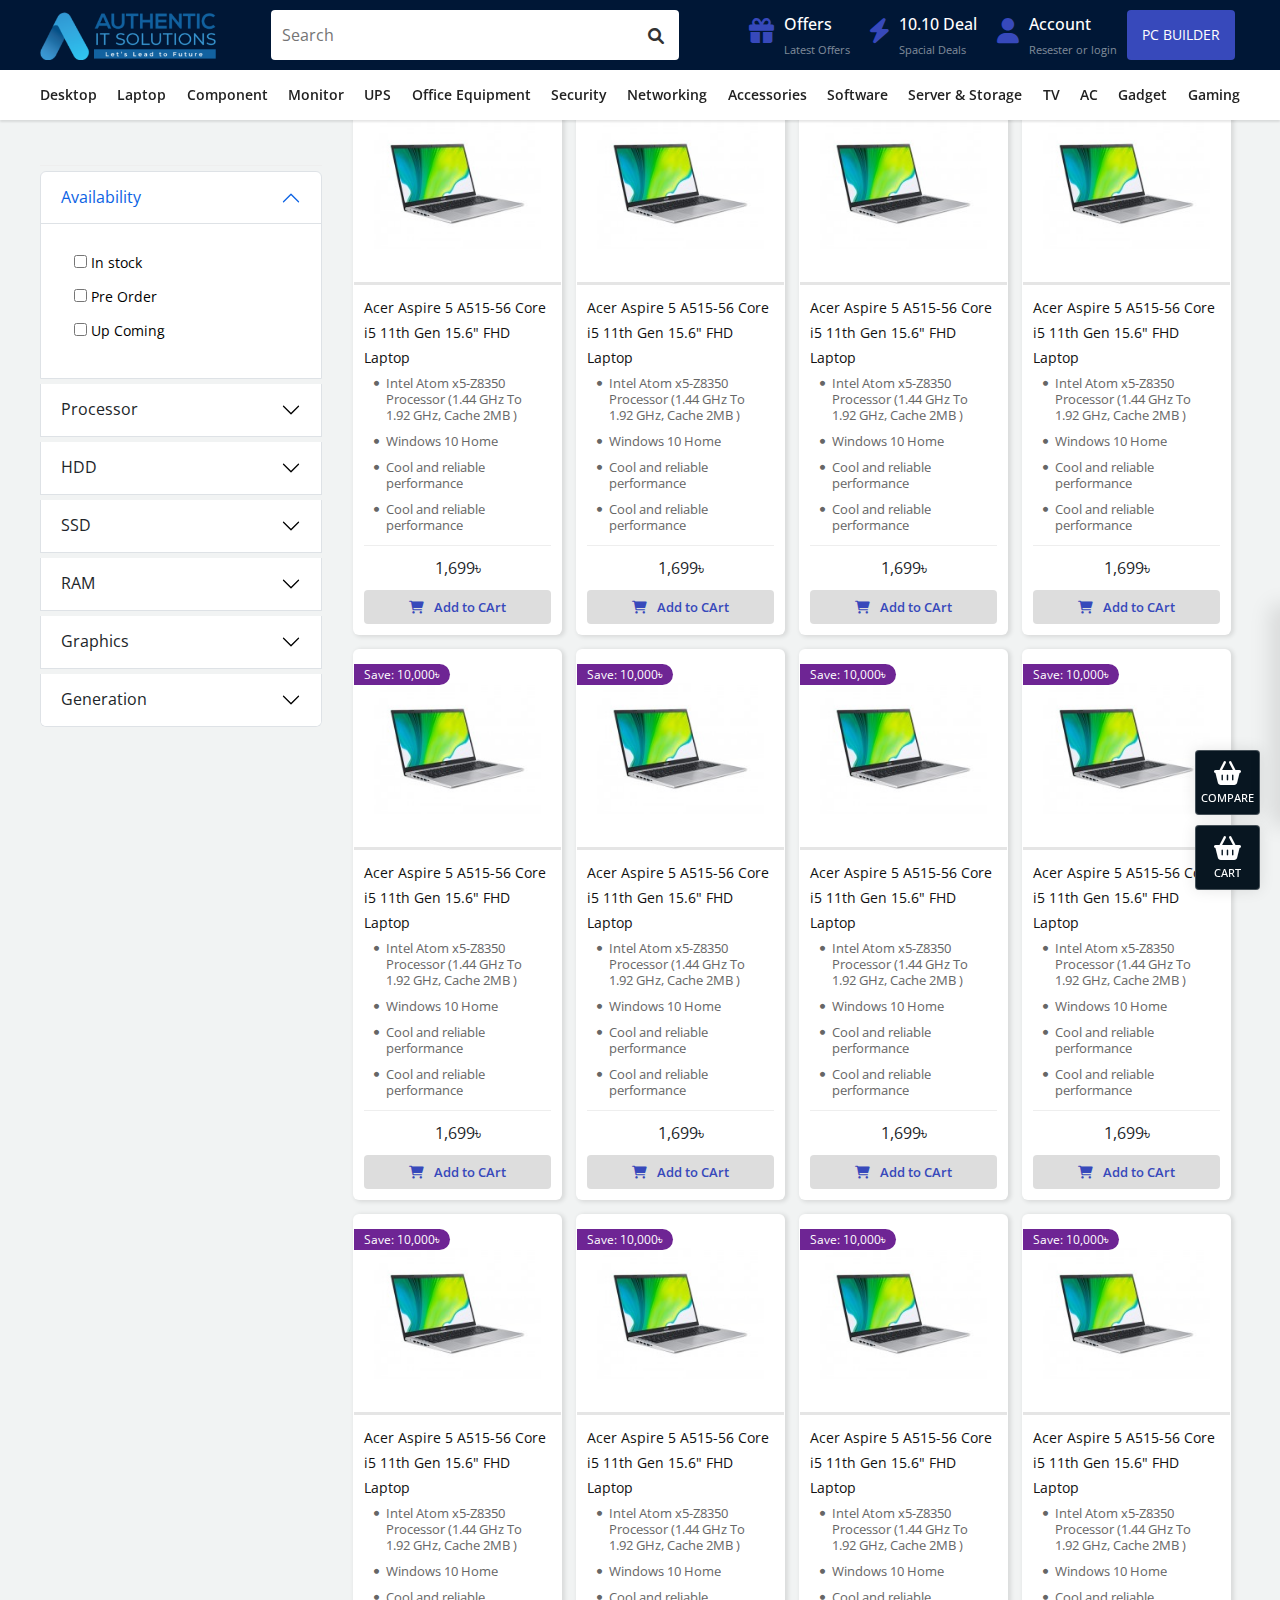
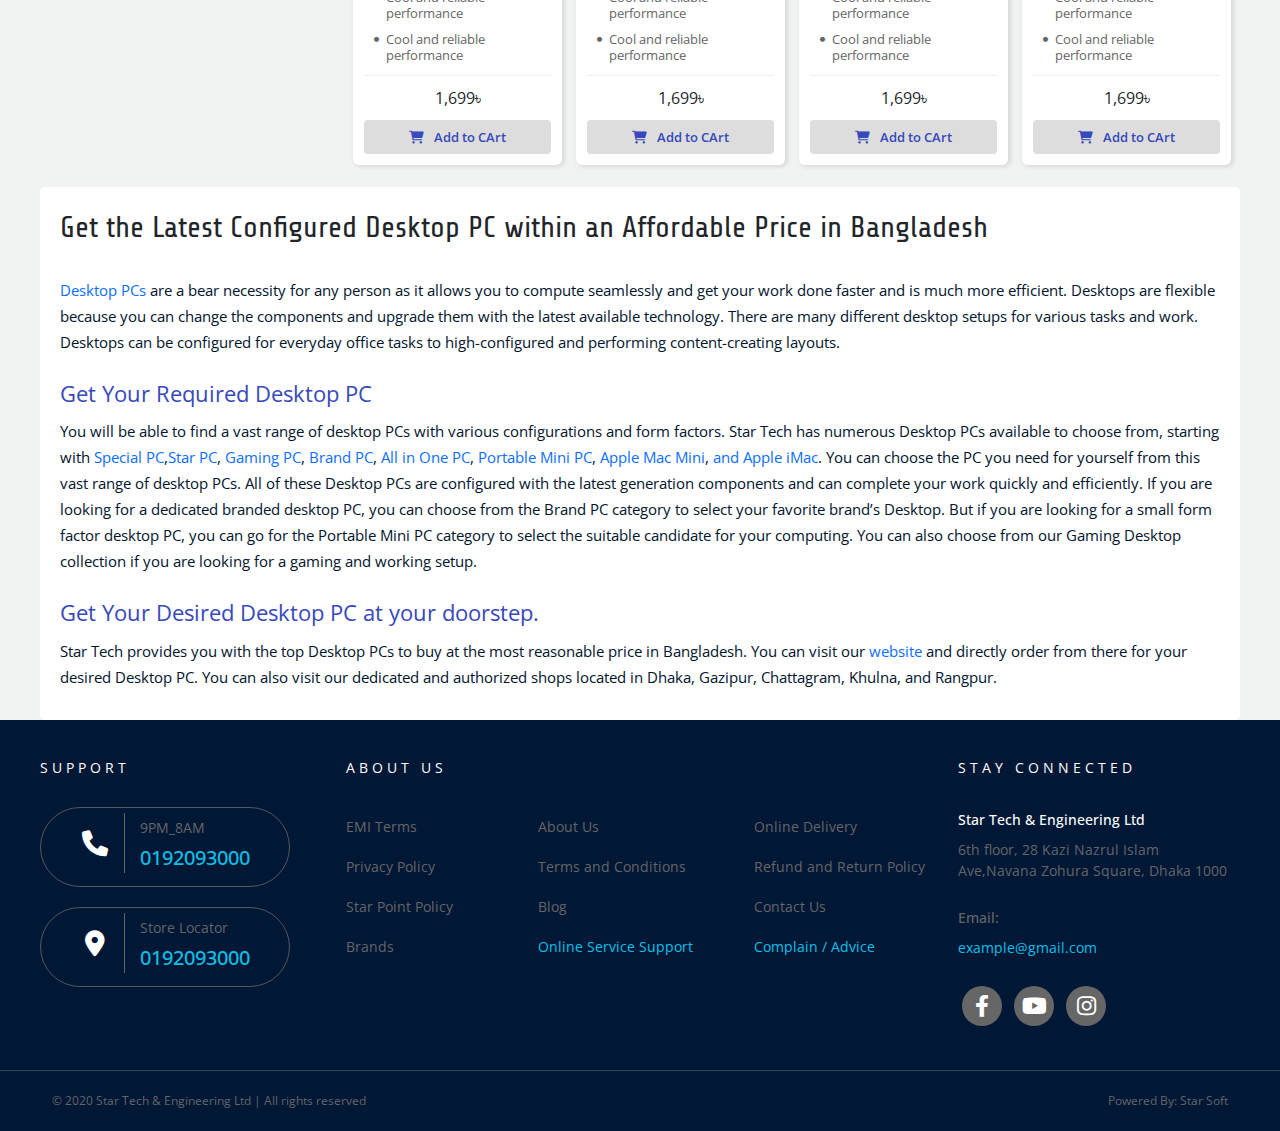
<file: desktop.html>
<!DOCTYPE html>
<html lang="en">

<head>
    <meta charset="UTF-8">
    <meta http-equiv="X-UA-Compatible" content="IE=edge">
    <meta name="viewport" content="width=device-width, initial-scale=1.0">
    <title>Desktop</title>
    <link rel="stylesheet" href="css/bootstrap.min.css">
    <link rel="stylesheet" href="css/all.min.css">
    <link rel="stylesheet" href="css/style.css">
    <link rel="stylesheet" href="css/responsive.css">

</head>

<body>

    <!-- -------====== header section start  ======------- -->
    <header>
        <!-- large header start  -->
        <div class="header-top-area bg-area">
            <div class="container">
                <div class="header-top">
                    <div class="header-logo">
                        <a href="index.html"><img src="images/logo-2-300x85.png" alt=""></a>
                    </div>
                    <div class="header-search d-flex">
                        <input type="text" placeholder="Search">
                        <div class="search-icon">
                            <a href="#"> <i class="fa-solid fa-magnifying-glass"></i></a>
                        </div>
                    </div>

                    <div class="header-right">
                        <div class="icon-cards">
                            <div class="header-right-icon">
                                <a href="#"><i class="fa-solid fa-gift"></i></a>
                            </div>
                            <div class="header-right-content">
                                <a href="offers.html">
                                    <h3>Offers</h3>
                                </a>
                                <p>Latest Offers</p>
                            </div>
                        </div>

                        <div class="icon-cards">
                            <div class="header-right-icon">
                                <a href="#"><i class="fa-solid fa-bolt"></i></a>
                            </div>
                            <div class="header-right-content">
                                <a href="deals.html">
                                    <h3>10.10 Deal</h3>
                                </a>
                                <p>Spacial Deals</p>
                            </div>
                        </div>

                        <div class="icon-cards">
                            <div class="header-right-icon">
                                <a href="#"><i class="fa-solid fa-user"></i></a>
                            </div>
                            <div class="header-right-content">
                                <a href="account.html">
                                    <h3>Account</h3>
                                </a>
                                <p>Resester or login</p>
                            </div>
                        </div>

                        <div class="icon-cards">
                            <div class="header-right-search">
                                <a href="pc-builder.html" class="header-top-btn">PC Builder</a>
                            </div>
                        </div>
                    </div>
                </div>
            </div>
        </div>
        <!-- large header end  -->

        <!-- mb header start  -->
        <div class="mb-header-tab-area bg-area">
            <div class="container">
                <div class="mb-header-tab">
                    <label for="menu-bar">
                <i class="fa-solid fa-bars"></i>
               </label>
                    <div class="mb-header-logo">
                        <img src="images/logo-2-300x85.png" alt="">
                    </div>
                    <div class="mb-header-icon d-flex">
                        <div class="mbsearch d-flex">
                            <i class="fa-solid fa-magnifying-glass search"></i>
                            <input type="text" placeholder="Search" id="search">
                        </div>

                        <div class="btn-cart4" onclick="showMenu4()">
                            <i class="fa-solid fa-cart-shopping"></i>
                        </div>
                    </div>
                    <div class="cart-design4">
                        <div class="cart-header4">
                            <h2>YOUR CART</h2>
                            <span class="close4" onclick="closeMenu4()"> 
                            <i class="fa-solid fa-xmark"></i>
                        </span>
                        </div>
                        <div class="content4">
                            <div class="empty-content4">
                                <p>Your shopping cart is empty!</p>
                            </div>
                        </div>
                        <div class="cart-bottom4">
                            <div class="promotion-code4">
                                <div class="input-group4">
                                    <input type="text" placeholder="Promo code" id="">
                                    <span class="input-group-btn4">
                                    <button class="btn" type="submit">Apply</button>
                                </span>
                                </div>
                            </div>
                            <div class="total">
                                <div class="title">Sub-Total</div>
                                <div class="amount">0৳</div>
                            </div>
                            <div class="total">
                                <div class="title">Total</div>
                                <div class="amount">0৳</div>
                            </div>
                        </div>
                    </div>

                </div>
            </div>
        </div>
        <!-- mb header  end -->

        <!-- mb bottom tab end -->
        <div class="mb-bottom-tab-area bg-area">
            <div class="container">
                <div class="mb-bottom-tab">
                    <a href="offers.html">
                        <i class="fa-solid fa-gift"></i>
                        <h5>Offers</h5>
                    </a>
                    <a href="deals.html">
                        <i class="fa-solid fa-bolt"></i>
                        <h5>Deals</h5>
                    </a>
                    <a href="pc-builder.html">
                        <i class="fa-sharp fa-solid fa-desktop"></i>
                        <h5>PC Builder</h5>
                    </a>
                    <div class="fixed-btn-compare3">
                        <div class="btn-compare3" onclick="showMenu3()">
                            <i class="fa-solid fa-copy"></i>
                            <h5>Compare (0)</h5>
                        </div>
                        <div class="btn-compare-design3">
                            <div class="cart-header3">
                                <h2>Compare Product</h2>
                                <span class="btn-compare-close3" onclick="closeMenu3()">
                                <i class="fa-solid fa-xmark"></i>
                            </span>
                            </div>
                            <div class="empty-content3">
                                <p>Your compare list is empty</p>
                            </div>
                        </div>
                    </div>
                    <a href="account.html">
                        <i class="fa-solid fa-user"></i>
                        <h5>Account</h5>
                    </a>
                </div>
            </div>
        </div>
        <!-- mb bottom tab end -->

        <!-- mega start  -->
        <div class="teach-top-area bg-area">
            <div class="container">
                <input type="checkbox" id="menu-bar">
                <nav class="navber">
                    <ul>
                        <li><a href="desktop.html" class="menu">Desktop</a>
                            <ul class="desktop">
                                <li><a href="#">Special PC</a></li>
                                <li><a href="#">Star PC<i class="fas fa-caret-down"></i></a>
                                    <ul class="start-pc">
                                        <li> <a href="#">Intel PC</a></li>
                                        <li> <a href="#">RYZEN PC</a></li>
                                    </ul>
                                </li>
                                <li><a href="#">Gaming PC<i class="fas fa-caret-down"></i></a>
                                    <ul class="gamming-pc">
                                        <li><a href="#">Intel PC</a></li>
                                        <li><a href="#">RYZEN PC</a></li>
                                    </ul>
                                </li>
                                <li><a href="#"> Brand PC<i class="fas fa-caret-down"></i></a>
                                    <ul class="brand-pc">
                                        <li><a href="#">Acer</a></li>
                                        <li><a href="#">Asus</a></li>
                                        <li><a href="#">Dell</a></li>
                                        <li><a href="#"> HP</a></li>
                                        <li><a href="#">Lenovo</a></li>
                                        <li><a href="#">Walton</a></li>
                                    </ul>
                                </li>
                                <li><a href="#">All in one PC<i class="fas fa-caret-down"></i></a>
                                    <ul class="all-in">
                                        <li><a href="#">DELL</a></li>
                                        <li><a href="#">i-Life</a></li>
                                        <li><a href="#"> HP</a></li>
                                        <li><a href="#">ASUS</a></li>
                                        <li><a href="#">LENOVO</a></li>
                                    </ul>
                                </li>
                                <li><a href="#">Portable Mini PC<i class="fas fa-caret-down"></i></a>
                                    <ul class="portable">
                                        <li><a href="#">Asus</a></li>
                                        <li><a href="#">Intel</a></li>
                                        <li><a href="#"> GIGABYTE</a></li>
                                        <li><a href="#">Zotac</a></li>
                                        <li><a href="#">Chuwi</a></li>
                                    </ul>
                                </li>
                                <li><a href="#">Apple Mac Mini</a></li>
                                <li><a href="#">Apple iMac</a></li>
                                <li><a href="#">Apple Mac Studio</a></li>
                                <li><a href="#">Budget PC</a></li>
                                <li><a href="#">Show All Desktop</a></li>
                            </ul>
                        </li>

                        <!-- laptop drop-down start  -->
                        <li><a href="" class="menu">Laptop</a>
                            <ul class="lapotop">
                                <li><a href="#">All Laptop<i class="fas fa-caret-down"></i></a>
                                    <ul class="all-laptop">
                                        <li><a href="#">Asus</a></li>
                                        <li><a href="#">Razer</a></li>
                                        <li><a href="#">MacBook</a></li>
                                        <li><a href="#"> Microsoft</a></li>
                                        <li><a href="#">HP</a></li>
                                        <li><a href="#">Dell</a></li>
                                        <li><a href="#">Lenovo</a></li>
                                        <li><a href="#">Asus</a></li>
                                        <li><a href="#">Acer</a></li>
                                        <li><a href="#"> MSI</a></li>
                                        <li><a href="#">Gigabyte</a></li>
                                        <li><a href="#">Huawei</a></li>
                                        <li><a href="#">AVITA_Laptop</a></li>
                                        <li><a href="#">Xiaomi</a></li>
                                        <li><a href="#">Realme</a></li>
                                        <li><a href="#">Samsung</a></li>
                                        <li><a href="#">Walton</a></li>
                                    </ul>
                                </li>
                                <li><a href="#">Gaming Laptop<i class="fas fa-caret-down"></i></a>
                                    <ul class="gaming-laptop">
                                        <li><a href="#">RAZER</a></li>
                                        <li><a href="#">HP</a></li>
                                        <li><a href="#"> Asus</a></li>
                                        <li><a href="#">MSI</a></li>
                                        <li><a href="#"> GIGABYTE</a></li>
                                        <li><a href="#">Acer</a></li>
                                        <li><a href="#">Dell</a></li>
                                        <li><a href="#">Lenovo</a></li>
                                    </ul>
                                </li>
                                <li><a href="#">Premium Ultrabook</a></li>
                                <li><a href="#">Laptop Bag</a></li>
                                <li><a href="#">External Graphics Enclosure</a></li>
                                <li><a href="#">Laptop Accessories</a></li>
                                <li><a href="#">Show All Laptop</a></li>
                            </ul>
                        </li>

                        <!-- Component drop-down start  -->
                        <li><a href="" class="menu">Component</a>
                            <ul>
                                <li><a href="#">Premium Ultrabook</a></li>
                                <li><a href="#">Laptop Bag</a></li>
                                <li><a href="#">External Graphics Enclosure</a></li>
                                <li><a href="#">Laptop Accessories</a></li>
                                <li><a href="#">Show All Laptop</a></li>
                            </ul>
                        </li>

                        <!-- Monitor drop-down start  -->
                        <li><a href="" class="menu">Monitor</a>
                            <ul>
                                <li><a href="#">Premium Ultrabook</a></li>
                                <li><a href="#">Laptop Bag</a></li>
                                <li><a href="#">External Graphics Enclosure</a></li>
                                <li><a href="#">Laptop Accessories</a></li>
                                <li><a href="#">Show All Laptop</a></li>
                            </ul>
                        </li>
                        <!-- UPS drop-down start  -->
                        <li><a href="" class="menu">UPS</a>
                            <ul>
                                <li><a href="#">Premium Ultrabook</a></li>
                                <li><a href="#">Laptop Bag</a></li>
                                <li><a href="#">External Graphics Enclosure</a></li>
                                <li><a href="#">Laptop Accessories</a></li>
                                <li><a href="#">Show All Laptop</a></li>
                            </ul>
                        </li>
                        <li><a href="" class="menu">Office Equipment</a>
                            <ul>
                                <li><a href="#">Premium Ultrabook</a></li>
                                <li><a href="#">Laptop Bag</a></li>
                                <li><a href="#">External Graphics Enclosure</a></li>
                                <li><a href="#">Laptop Accessories</a></li>
                                <li><a href="#">Show All Laptop</a></li>
                            </ul>
                        </li>

                        <li><a href="" class="menu">Security</a>
                            <ul>
                                <li><a href="#">Premium Ultrabook</a></li>
                                <li><a href="#">Laptop Bag</a></li>
                                <li><a href="#">External Graphics Enclosure</a></li>
                                <li><a href="#">Laptop Accessories</a></li>
                                <li><a href="#">Show All Laptop</a></li>
                            </ul>
                        </li>

                        <li><a href="" class="menu">Networking</a>
                            <ul>
                                <li><a href="#">Premium Ultrabook</a></li>
                                <li><a href="#">Laptop Bag</a></li>
                                <li><a href="#">External Graphics Enclosure</a></li>
                                <li><a href="#">Laptop Accessories</a></li>
                                <li><a href="#">Show All Laptop</a></li>
                            </ul>
                        </li>

                        <li><a href="" class="menu">Accessories</a>
                            <ul>
                                <li><a href="#">Premium Ultrabook</a></li>
                                <li><a href="#">Laptop Bag</a></li>
                                <li><a href="#">External Graphics Enclosure</a></li>
                                <li><a href="#">Laptop Accessories</a></li>
                                <li><a href="#">Show All Laptop</a></li>
                            </ul>
                        </li>

                        <li><a href="" class="menu">Software</a>
                            <ul>
                                <li><a href="#">Premium Ultrabook</a></li>
                                <li><a href="#">Laptop Bag</a></li>
                                <li><a href="#">External Graphics Enclosure</a></li>
                                <li><a href="#">Laptop Accessories</a></li>
                                <li><a href="#">Show All Laptop</a></li>
                            </ul>
                        </li>

                        <li><a href="" class="menu">Server & Storage</a>
                            <ul>
                                <li><a href="#">Premium Ultrabook</a></li>
                                <li><a href="#">Laptop Bag</a></li>
                                <li><a href="#">External Graphics Enclosure</a></li>
                                <li><a href="#">Laptop Accessories</a></li>
                                <li><a href="#">Show All Laptop</a></li>
                            </ul>
                        </li>

                        <li><a href="" class="menu">TV</a>
                            <ul>
                                <li><a href="#">Premium Ultrabook</a></li>
                                <li><a href="#">Laptop Bag</a></li>
                                <li><a href="#">External Graphics Enclosure</a></li>
                                <li><a href="#">Laptop Accessories</a></li>
                                <li><a href="#">Show All Laptop</a></li>
                            </ul>
                        </li>

                        <li><a href="" class="menu">AC</a>
                            <ul>
                                <li><a href="#">Premium Ultrabook</a></li>
                                <li><a href="#">Laptop Bag</a></li>
                                <li><a href="#">External Graphics Enclosure</a></li>
                                <li><a href="#">Laptop Accessories</a></li>
                                <li><a href="#">Show All Laptop</a></li>
                            </ul>
                        </li>

                        <li><a href="" class="menu">Gadget</a>
                            <ul class="gadget">
                                <li><a href="#">Premium Ultrabook</a></li>
                                <li><a href="#">Laptop Bag</a></li>
                                <li><a href="#">External Graphics Enclosure</a></li>
                                <li><a href="#">Laptop Accessories</a></li>
                                <li><a href="#">Show All Laptop</a></li>
                            </ul>
                        </li>

                        <li><a href="" class="menu">Gaming</a>
                            <ul class="gaming">
                                <li><a href="#">Premium Ultrabook</a></li>
                                <li><a href="#">Laptop Bag</a></li>
                                <li><a href="#">External Graphics Enclosure</a></li>
                                <li><a href="#">Laptop Accessories</a></li>
                                <li><a href="#">Show All Laptop</a></li>
                            </ul>
                        </li>
                    </ul>
                </nav>
            </div>
        </div>
        <!-- mega end  -->
    </header>
    <!-- -------====== header section end  ======------- -->

    <!-- -------====== desktop card start  ======------- -->
    <section class="desktop-card-area mega-area bg-area">
        <div class="container">
            <div class="row">
                <div class="col-lg-3">
                    <div class="price-range">
                        <div class="range-header">
                            <span>Price Range</span>
                        </div>
                        <div class="ragne-label">

                        </div>
                        <div class="range-filter-group">
                            <div class="accordion" id="accordionPanelsStayOpenExample">
                                <div class="accordion-item">
                                    <h2 class="accordion-header" id="panelsStayOpen-headingOne">
                                        <button class="accordion-button" type="button" data-bs-toggle="collapse" data-bs-target="#panelsStayOpen-collapseOne" aria-expanded="true" aria-controls="panelsStayOpen-collapseOne">
                                            Availability
                                    </button>
                                    </h2>
                                    <div id="panelsStayOpen-collapseOne" class="accordion-collapse collapse show" aria-labelledby="panelsStayOpen-headingOne">
                                        <div class="accordion-body">
                                            <div class="items">
                                                <label for=""> 
                                                    <input type="checkbox" name="status" value="7">
                                                    <span>In stock</span>
                                                </label>
                                                <label for=""> 
                                                    <input type="checkbox" name="status" value="8">
                                                    <span>Pre Order</span>
                                                </label>
                                                <label for=""> 
                                                    <input type="checkbox" name="status" value="9">
                                                    <span>Up Coming</span>
                                                </label>
                                            </div>
                                        </div>
                                    </div>
                                </div>
                                <!-- Processor -->
                                <div class="accordion-item">
                                    <h2 class="accordion-header" id="panelsStayOpen-headingTwo">
                                        <button class="accordion-button collapsed" type="button" data-bs-toggle="collapse" data-bs-target="#panelsStayOpen-collapseTwo" aria-expanded="false" aria-controls="panelsStayOpen-collapseTwo">
                                      Processor
                                    </button>
                                    </h2>
                                    <div id="panelsStayOpen-collapseTwo" class="accordion-collapse collapse" aria-labelledby="panelsStayOpen-headingTwo">
                                        <div class="accordion-body">
                                            <div class="items">
                                                <label for=""> 
                                                    <input type="checkbox" name="status" value="7">
                                                    <span>Intel</span>
                                                </label>
                                                <label for=""> 
                                                    <input type="checkbox" name="status" value="8">
                                                    <span>Ryzen</span>
                                                </label>
                                                <label for=""> 
                                                    <input type="checkbox" name="status" value="9">
                                                    <span>Intel Xeon</span>
                                                </label>
                                                <label for=""> 
                                                    <input type="checkbox" name="status" value="10">
                                                    <span>M1</span>
                                                </label>
                                            </div>
                                        </div>
                                    </div>
                                </div>
                                <!-- HDD -->
                                <div class="accordion-item">
                                    <h2 class="accordion-header" id="panelsStayOpen-headingThree">
                                        <button class="accordion-button collapsed" type="button" data-bs-toggle="collapse" data-bs-target="#panelsStayOpen-collapseThree" aria-expanded="false" aria-controls="panelsStayOpen-collapseThree">
                                      HDD
                                    </button>
                                    </h2>
                                    <div id="panelsStayOpen-collapseThree" class="accordion-collapse collapse" aria-labelledby="panelsStayOpen-headingThree">
                                        <div class="accordion-body">
                                            <div class="items">
                                                <label for=""> 
                                                    <input type="checkbox" name="status" value="7">
                                                    <span>Up to 500GB</span>
                                                </label>
                                                <label for=""> 
                                                    <input type="checkbox" name="status" value="8">
                                                    <span>1TB</span>
                                                </label>
                                                <label for=""> 
                                                    <input type="checkbox" name="status" value="9">
                                                    <span>2TB</span>
                                                </label>
                                                <label for=""> 
                                                    <input type="checkbox" name="status" value="10">
                                                    <span>3TB</span>
                                                </label>
                                                <label for=""> 
                                                    <input type="checkbox" name="status" value="11">
                                                    <span>4TB</span>
                                                </label>
                                                <label for=""> 
                                                    <input type="checkbox" name="status" value="12">
                                                    <span>6TB & Above</span>
                                                </label>
                                            </div>
                                        </div>
                                    </div>
                                </div>
                                <!-- SSD -->
                                <div class="accordion-item">
                                    <h2 class="accordion-header" id="panelsStayOpen-headingFour">
                                        <button class="accordion-button collapsed" type="button" data-bs-toggle="collapse" data-bs-target="#panelsStayOpen-collapseFour" aria-expanded="false" aria-controls="panelsStayOpen-collapseFour">
                                      SSD
                                    </button>
                                    </h2>
                                    <div id="panelsStayOpen-collapseFour" class="accordion-collapse collapse" aria-labelledby="panelsStayOpen-headingFour">
                                        <div class="accordion-body">
                                            <div class="items">
                                                <label for=""> 
                                                    <input type="checkbox" name="status" value="7">
                                                    <span>Up to 120GB SSD</span>
                                                </label>
                                                <label for=""> 
                                                    <input type="checkbox" name="status" value="8">
                                                    <span>Up to 256GB SSD</span>
                                                </label>
                                                <label for=""> 
                                                    <input type="checkbox" name="status" value="9">
                                                    <span>Up to 512GB SSD</span>
                                                </label>
                                                <label for=""> 
                                                    <input type="checkbox" name="status" value="10">
                                                    <span>Up to 1TB & Above</span>
                                                </label>
                                            </div>
                                        </div>
                                    </div>
                                </div>
                                <!-- RAM -->
                                <div class="accordion-item">
                                    <h2 class="accordion-header" id="panelsStayOpen-headingFive">
                                        <button class="accordion-button collapsed" type="button" data-bs-toggle="collapse" data-bs-target="#panelsStayOpen-collapseFive" aria-expanded="false" aria-controls="panelsStayOpen-collapseFive">
                                     RAM
                                    </button>
                                    </h2>
                                    <div id="panelsStayOpen-collapseFive" class="accordion-collapse collapse" aria-labelledby="panelsStayOpen-headingFive">
                                        <div class="accordion-body">
                                            <div class="items">
                                                <label for=""> 
                                                    <input type="checkbox" name="status" value="7">
                                                    <span>Up to 2GB</span>
                                                </label>
                                                <label for=""> 
                                                    <input type="checkbox" name="status" value="8">
                                                    <span>4GB</span>
                                                </label>
                                                <label for=""> 
                                                    <input type="checkbox" name="status" value="9">
                                                    <span>6GB</span>
                                                </label>
                                                <label for=""> 
                                                    <input type="checkbox" name="status" value="10">
                                                    <span>8GB</span>
                                                </label>
                                                <label for=""> 
                                                    <input type="checkbox" name="status" value="11">
                                                    <span>16GB</span>
                                                </label>
                                                <label for=""> 
                                                    <input type="checkbox" name="status" value="12">
                                                    <span>32GB & Above</span>
                                                </label>
                                            </div>
                                        </div>
                                    </div>
                                </div>
                                <!-- Graphics -->
                                <div class="accordion-item">
                                    <h2 class="accordion-header" id="panelsStayOpen-headingSix">
                                        <button class="accordion-button collapsed" type="button" data-bs-toggle="collapse" data-bs-target="#panelsStayOpen-collapseSix" aria-expanded="false" aria-controls="panelsStayOpen-collapseSix">
                                      Graphics 
                                    </button>
                                    </h2>
                                    <div id="panelsStayOpen-collapseSix" class="accordion-collapse collapse" aria-labelledby="panelsStayOpen-headingSix">
                                        <div class="accordion-body">
                                            <div class="items">
                                                <label for=""> 
                                                    <input type="checkbox" name="status" value="7">
                                                    <span>Intel HD</span>
                                                </label>
                                                <label for=""> 
                                                    <input type="checkbox" name="status" value="8">
                                                    <span>2GB</span>
                                                </label>
                                                <label for=""> 
                                                    <input type="checkbox" name="status" value="9">
                                                    <span>4GB</span>
                                                </label>
                                                <label for=""> 
                                                    <input type="checkbox" name="status" value="10">
                                                    <span>6GB</span>
                                                </label>
                                                <label for=""> 
                                                    <input type="checkbox" name="status" value="11">
                                                    <span>8GB & Above</span>
                                                </label>
                                            </div>
                                        </div>
                                    </div>
                                </div>
                                <!-- generation -->
                                <div class="accordion-item">
                                    <h2 class="accordion-header" id="panelsStayOpen-headingSeven">
                                        <button class="accordion-button collapsed" type="button" data-bs-toggle="collapse" data-bs-target="#panelsStayOpen-collapseSeven" aria-expanded="false" aria-controls="panelsStayOpen-collapseSeven">
                                      Generation
                                    </button>
                                    </h2>
                                    <div id="panelsStayOpen-collapseSeven" class="accordion-collapse collapse" aria-labelledby="panelsStayOpen-headingSeven">
                                        <div class="accordion-body">
                                            <div class="items">
                                                <label for=""> 
                                                    <input type="checkbox" name="status" value="7">
                                                    <span>Up to 5th Gen</span>
                                                </label>
                                                <label for=""> 
                                                    <input type="checkbox" name="status" value="8">
                                                    <span>6th Gen</span>
                                                </label>
                                                <label for=""> 
                                                    <input type="checkbox" name="status" value="9">
                                                    <span>7th Gen</span>
                                                </label>
                                                <label for=""> 
                                                    <input type="checkbox" name="status" value="10">
                                                    <span>8th Gen</span>
                                                </label>
                                                <label for=""> 
                                                    <input type="checkbox" name="status" value="11">
                                                    <span>9th Gen</span>
                                                </label>
                                                <label for=""> 
                                                    <input type="checkbox" name="status" value="12">
                                                    <span>10th Gen</span>
                                                </label>
                                                <label for=""> 
                                                    <input type="checkbox" name="status" value="13">
                                                    <span>11th Gen</span>
                                                </label>
                                                <label for=""> 
                                                    <input type="checkbox" name="status" value="14">
                                                    <span>12th Gen</span>
                                                </label>
                                            </div>
                                        </div>
                                    </div>
                                </div>

                            </div>
                        </div>
                    </div>
                </div>
                <div class="col-lg-9">
                    <div class="desktop-card-top">
                        <div class="row">
                            <div class="col-lg-12 col-md-12 col-sm-12">
                                <div class="d-card-content">
                                    <h3 class="desktop-left">Desktop</h3>
                                    <div class="desktop-right">
                                        <div class="form-group d-flex">
                                            <label for="">Show:</label>
                                            <div class="custom-select">
                                                <select name="" id="">
                                                    <option value="">1</option>
                                                    <option value="">2</option>
                                                    <option value="">3</option>
                                                    <option value="">4</option>
                                                </select>
                                            </div>
                                        </div>
                                        <div class="form-group d-flex">
                                            <label for="">Short By:</label>
                                            <div class="custom-select">
                                                <select name="" id="">
                                                    <option value="">Default</option>
                                                    <option value="">Price (Low > high)</option>
                                                    <option value="">Price (high > low)</option>
                                                </select>
                                            </div>
                                        </div>
                                    </div>
                                </div>
                            </div>
                        </div>
                    </div>
                    <div class="desktop-product mega-product">
                        <div class="desktop-card mega-card">
                            <div class="product-save">
                                <span>Save: 10,000৳</span>
                            </div>
                            <div class="desktop-img mega-img">
                                <a href="">
                                    <img src="images/mega-laptop-1.jpg" alt="mega-laptop-1">
                                </a>
                            </div>
                            <div class="desktop-content mega-content">
                                <h2>
                                    <a href="#" class="product-header">Acer Aspire 5 A515-56 Core i5 11th Gen 15.6" FHD Laptop</a>
                                </h2>
                                <ul class="description">
                                    <li>
                                        <i class="fa-solid fa-circle"></i>
                                        <span>Intel Atom x5-Z8350 Processor (1.44 GHz To 1.92 GHz, Cache 2MB )</span>
                                    </li>
                                    <li>
                                        <i class="fa-solid fa-circle"></i>
                                        <span>Windows 10 Home</span>
                                    </li>
                                    <li>
                                        <i class="fa-solid fa-circle"></i>
                                        <span>Cool and reliable performance</span>
                                    </li>
                                    <li>
                                        <i class="fa-solid fa-circle"></i>
                                        <span>Cool and reliable performance</span>
                                    </li>
                                </ul>
                            </div>
                            <div class="product-price">
                                <span class="product-price-new">1,699৳</span>
                            </div>
                            <div class="actions">
                                <span class="buy-btn">
                                    <i class="fa-solid fa-cart-shopping"></i>Add to CArt
                                </span>
                            </div>
                        </div>
                        <div class="desktop-card mega-card">
                            <!-- <div class="product-save">
                                <span>Save: 10,000৳</span>
                            </div> -->
                            <div class="desktop-img mega-img">
                                <a href="">
                                    <img src="images/mega-laptop-1.jpg" alt="mega-laptop-1">
                                </a>
                            </div>
                            <div class="desktop-content mega-content">
                                <h2>
                                    <a href="#" class="product-header">Acer Aspire 5 A515-56 Core i5 11th Gen 15.6" FHD Laptop</a>
                                </h2>
                                <ul class="description">
                                    <li>
                                        <i class="fa-solid fa-circle"></i>
                                        <span>Intel Atom x5-Z8350 Processor (1.44 GHz To 1.92 GHz, Cache 2MB )</span>
                                    </li>
                                    <li>
                                        <i class="fa-solid fa-circle"></i>
                                        <span>Windows 10 Home</span>
                                    </li>
                                    <li>
                                        <i class="fa-solid fa-circle"></i>
                                        <span>Cool and reliable performance</span>
                                    </li>
                                    <li>
                                        <i class="fa-solid fa-circle"></i>
                                        <span>Cool and reliable performance</span>
                                    </li>
                                </ul>
                            </div>
                            <div class="product-price">
                                <span class="product-price-new">1,699৳</span>
                            </div>
                            <div class="actions">
                                <span class="buy-btn">
                                    <i class="fa-solid fa-cart-shopping"></i>Add to CArt
                                </span>
                            </div>
                        </div>
                        <div class="desktop-card mega-card">
                            <div class="product-save">
                                <span>Save: 10,000৳</span>
                            </div>
                            <div class="desktop-img mega-img">
                                <a href="">
                                    <img src="images/mega-laptop-1.jpg" alt="mega-laptop-1">
                                </a>
                            </div>
                            <div class="desktop-content mega-content">
                                <h2>
                                    <a href="#" class="product-header">Acer Aspire 5 A515-56 Core i5 11th Gen 15.6" FHD Laptop</a>
                                </h2>
                                <ul class="description">
                                    <li>
                                        <i class="fa-solid fa-circle"></i>
                                        <span>Intel Atom x5-Z8350 Processor (1.44 GHz To 1.92 GHz, Cache 2MB )</span>
                                    </li>
                                    <li>
                                        <i class="fa-solid fa-circle"></i>
                                        <span>Windows 10 Home</span>
                                    </li>
                                    <li>
                                        <i class="fa-solid fa-circle"></i>
                                        <span>Cool and reliable performance</span>
                                    </li>
                                    <li>
                                        <i class="fa-solid fa-circle"></i>
                                        <span>Cool and reliable performance</span>
                                    </li>
                                </ul>
                            </div>
                            <div class="product-price">
                                <span class="product-price-new">1,699৳</span>
                            </div>
                            <div class="actions">
                                <span class="buy-btn">
                                    <i class="fa-solid fa-cart-shopping"></i>Add to CArt
                                </span>
                            </div>
                        </div>
                        <div class="desktop-card mega-card">
                            <div class="product-save">
                                <span>Save: 10,000৳</span>
                            </div>
                            <div class="desktop-img mega-img">
                                <a href="">
                                    <img src="images/mega-laptop-1.jpg" alt="mega-laptop-1">
                                </a>
                            </div>
                            <div class="desktop-content mega-content">
                                <h2>
                                    <a href="#" class="product-header">Acer Aspire 5 A515-56 Core i5 11th Gen 15.6" FHD Laptop</a>
                                </h2>
                                <ul class="description">
                                    <li>
                                        <i class="fa-solid fa-circle"></i>
                                        <span>Intel Atom x5-Z8350 Processor (1.44 GHz To 1.92 GHz, Cache 2MB )</span>
                                    </li>
                                    <li>
                                        <i class="fa-solid fa-circle"></i>
                                        <span>Windows 10 Home</span>
                                    </li>
                                    <li>
                                        <i class="fa-solid fa-circle"></i>
                                        <span>Cool and reliable performance</span>
                                    </li>
                                    <li>
                                        <i class="fa-solid fa-circle"></i>
                                        <span>Cool and reliable performance</span>
                                    </li>
                                </ul>
                            </div>
                            <div class="product-price">
                                <span class="product-price-new">1,699৳</span>
                            </div>
                            <div class="actions">
                                <span class="buy-btn">
                                    <i class="fa-solid fa-cart-shopping"></i>Add to CArt
                                </span>
                            </div>
                        </div>
                        <div class="desktop-card mega-card">
                            <div class="product-save">
                                <span>Save: 10,000৳</span>
                            </div>
                            <div class="desktop-img mega-img">
                                <a href="">
                                    <img src="images/mega-laptop-1.jpg" alt="mega-laptop-1">
                                </a>
                            </div>
                            <div class="desktop-content mega-content">
                                <h2>
                                    <a href="#" class="product-header">Acer Aspire 5 A515-56 Core i5 11th Gen 15.6" FHD Laptop</a>
                                </h2>
                                <ul class="description">
                                    <li>
                                        <i class="fa-solid fa-circle"></i>
                                        <span>Intel Atom x5-Z8350 Processor (1.44 GHz To 1.92 GHz, Cache 2MB )</span>
                                    </li>
                                    <li>
                                        <i class="fa-solid fa-circle"></i>
                                        <span>Windows 10 Home</span>
                                    </li>
                                    <li>
                                        <i class="fa-solid fa-circle"></i>
                                        <span>Cool and reliable performance</span>
                                    </li>
                                    <li>
                                        <i class="fa-solid fa-circle"></i>
                                        <span>Cool and reliable performance</span>
                                    </li>
                                </ul>
                            </div>
                            <div class="product-price">
                                <span class="product-price-new">1,699৳</span>
                            </div>
                            <div class="actions">
                                <span class="buy-btn">
                                    <i class="fa-solid fa-cart-shopping"></i>Add to CArt
                                </span>
                            </div>
                        </div>
                        <div class="desktop-card mega-card">
                            <div class="product-save">
                                <span>Save: 10,000৳</span>
                            </div>
                            <div class="desktop-img mega-img">
                                <a href="">
                                    <img src="images/mega-laptop-1.jpg" alt="mega-laptop-1">
                                </a>
                            </div>
                            <div class="desktop-content mega-content">
                                <h2>
                                    <a href="#" class="product-header">Acer Aspire 5 A515-56 Core i5 11th Gen 15.6" FHD Laptop</a>
                                </h2>
                                <ul class="description">
                                    <li>
                                        <i class="fa-solid fa-circle"></i>
                                        <span>Intel Atom x5-Z8350 Processor (1.44 GHz To 1.92 GHz, Cache 2MB )</span>
                                    </li>
                                    <li>
                                        <i class="fa-solid fa-circle"></i>
                                        <span>Windows 10 Home</span>
                                    </li>
                                    <li>
                                        <i class="fa-solid fa-circle"></i>
                                        <span>Cool and reliable performance</span>
                                    </li>
                                    <li>
                                        <i class="fa-solid fa-circle"></i>
                                        <span>Cool and reliable performance</span>
                                    </li>
                                </ul>
                            </div>
                            <div class="product-price">
                                <span class="product-price-new">1,699৳</span>
                            </div>
                            <div class="actions">
                                <span class="buy-btn">
                                    <i class="fa-solid fa-cart-shopping"></i>Add to CArt
                                </span>
                            </div>
                        </div>
                        <div class="desktop-card mega-card">
                            <div class="product-save">
                                <span>Save: 10,000৳</span>
                            </div>
                            <div class="desktop-img mega-img">
                                <a href="">
                                    <img src="images/mega-laptop-1.jpg" alt="mega-laptop-1">
                                </a>
                            </div>
                            <div class="desktop-content mega-content">
                                <h2>
                                    <a href="#" class="product-header">Acer Aspire 5 A515-56 Core i5 11th Gen 15.6" FHD Laptop</a>
                                </h2>
                                <ul class="description">
                                    <li>
                                        <i class="fa-solid fa-circle"></i>
                                        <span>Intel Atom x5-Z8350 Processor (1.44 GHz To 1.92 GHz, Cache 2MB )</span>
                                    </li>
                                    <li>
                                        <i class="fa-solid fa-circle"></i>
                                        <span>Windows 10 Home</span>
                                    </li>
                                    <li>
                                        <i class="fa-solid fa-circle"></i>
                                        <span>Cool and reliable performance</span>
                                    </li>
                                    <li>
                                        <i class="fa-solid fa-circle"></i>
                                        <span>Cool and reliable performance</span>
                                    </li>
                                </ul>
                            </div>
                            <div class="product-price">
                                <span class="product-price-new">1,699৳</span>
                            </div>
                            <div class="actions">
                                <span class="buy-btn">
                                    <i class="fa-solid fa-cart-shopping"></i>Add to CArt
                                </span>
                            </div>
                        </div>
                        <div class="desktop-card mega-card">
                            <div class="product-save">
                                <span>Save: 10,000৳</span>
                            </div>
                            <div class="desktop-img mega-img">
                                <a href="">
                                    <img src="images/mega-laptop-1.jpg" alt="mega-laptop-1">
                                </a>
                            </div>
                            <div class="desktop-content mega-content">
                                <h2>
                                    <a href="#" class="product-header">Acer Aspire 5 A515-56 Core i5 11th Gen 15.6" FHD Laptop</a>
                                </h2>
                                <ul class="description">
                                    <li>
                                        <i class="fa-solid fa-circle"></i>
                                        <span>Intel Atom x5-Z8350 Processor (1.44 GHz To 1.92 GHz, Cache 2MB )</span>
                                    </li>
                                    <li>
                                        <i class="fa-solid fa-circle"></i>
                                        <span>Windows 10 Home</span>
                                    </li>
                                    <li>
                                        <i class="fa-solid fa-circle"></i>
                                        <span>Cool and reliable performance</span>
                                    </li>
                                    <li>
                                        <i class="fa-solid fa-circle"></i>
                                        <span>Cool and reliable performance</span>
                                    </li>
                                </ul>
                            </div>
                            <div class="product-price">
                                <span class="product-price-new">1,699৳</span>
                            </div>
                            <div class="actions">
                                <span class="buy-btn">
                                    <i class="fa-solid fa-cart-shopping"></i>Add to CArt
                                </span>
                            </div>
                        </div>
                        <div class="desktop-card mega-card">
                            <div class="product-save">
                                <span>Save: 10,000৳</span>
                            </div>
                            <div class="desktop-img mega-img">
                                <a href="">
                                    <img src="images/mega-laptop-1.jpg" alt="mega-laptop-1">
                                </a>
                            </div>
                            <div class="desktop-content mega-content">
                                <h2>
                                    <a href="#" class="product-header">Acer Aspire 5 A515-56 Core i5 11th Gen 15.6" FHD Laptop</a>
                                </h2>
                                <ul class="description">
                                    <li>
                                        <i class="fa-solid fa-circle"></i>
                                        <span>Intel Atom x5-Z8350 Processor (1.44 GHz To 1.92 GHz, Cache 2MB )</span>
                                    </li>
                                    <li>
                                        <i class="fa-solid fa-circle"></i>
                                        <span>Windows 10 Home</span>
                                    </li>
                                    <li>
                                        <i class="fa-solid fa-circle"></i>
                                        <span>Cool and reliable performance</span>
                                    </li>
                                    <li>
                                        <i class="fa-solid fa-circle"></i>
                                        <span>Cool and reliable performance</span>
                                    </li>
                                </ul>
                            </div>
                            <div class="product-price">
                                <span class="product-price-new">1,699৳</span>
                            </div>
                            <div class="actions">
                                <span class="buy-btn">
                                    <i class="fa-solid fa-cart-shopping"></i>Add to CArt
                                </span>
                            </div>
                        </div>
                        <div class="desktop-card mega-card">
                            <div class="product-save">
                                <span>Save: 10,000৳</span>
                            </div>
                            <div class="desktop-img mega-img">
                                <a href="">
                                    <img src="images/mega-laptop-1.jpg" alt="mega-laptop-1">
                                </a>
                            </div>
                            <div class="desktop-content mega-content">
                                <h2>
                                    <a href="#" class="product-header">Acer Aspire 5 A515-56 Core i5 11th Gen 15.6" FHD Laptop</a>
                                </h2>
                                <ul class="description">
                                    <li>
                                        <i class="fa-solid fa-circle"></i>
                                        <span>Intel Atom x5-Z8350 Processor (1.44 GHz To 1.92 GHz, Cache 2MB )</span>
                                    </li>
                                    <li>
                                        <i class="fa-solid fa-circle"></i>
                                        <span>Windows 10 Home</span>
                                    </li>
                                    <li>
                                        <i class="fa-solid fa-circle"></i>
                                        <span>Cool and reliable performance</span>
                                    </li>
                                    <li>
                                        <i class="fa-solid fa-circle"></i>
                                        <span>Cool and reliable performance</span>
                                    </li>
                                </ul>
                            </div>
                            <div class="product-price">
                                <span class="product-price-new">1,699৳</span>
                            </div>
                            <div class="actions">
                                <span class="buy-btn">
                                    <i class="fa-solid fa-cart-shopping"></i>Add to CArt
                                </span>
                            </div>
                        </div>
                        <div class="desktop-card mega-card">
                            <div class="product-save">
                                <span>Save: 10,000৳</span>
                            </div>
                            <div class="desktop-img mega-img">
                                <a href="">
                                    <img src="images/mega-laptop-1.jpg" alt="mega-laptop-1">
                                </a>
                            </div>
                            <div class="desktop-content mega-content">
                                <h2>
                                    <a href="#" class="product-header">Acer Aspire 5 A515-56 Core i5 11th Gen 15.6" FHD Laptop</a>
                                </h2>
                                <ul class="description">
                                    <li>
                                        <i class="fa-solid fa-circle"></i>
                                        <span>Intel Atom x5-Z8350 Processor (1.44 GHz To 1.92 GHz, Cache 2MB )</span>
                                    </li>
                                    <li>
                                        <i class="fa-solid fa-circle"></i>
                                        <span>Windows 10 Home</span>
                                    </li>
                                    <li>
                                        <i class="fa-solid fa-circle"></i>
                                        <span>Cool and reliable performance</span>
                                    </li>
                                    <li>
                                        <i class="fa-solid fa-circle"></i>
                                        <span>Cool and reliable performance</span>
                                    </li>
                                </ul>
                            </div>
                            <div class="product-price">
                                <span class="product-price-new">1,699৳</span>
                            </div>
                            <div class="actions">
                                <span class="buy-btn">
                                    <i class="fa-solid fa-cart-shopping"></i>Add to CArt
                                </span>
                            </div>
                        </div>
                        <div class="desktop-card mega-card">
                            <div class="product-save">
                                <span>Save: 10,000৳</span>
                            </div>
                            <div class="desktop-img mega-img">
                                <a href="">
                                    <img src="images/mega-laptop-1.jpg" alt="mega-laptop-1">
                                </a>
                            </div>
                            <div class="desktop-content mega-content">
                                <h2>
                                    <a href="#" class="product-header">Acer Aspire 5 A515-56 Core i5 11th Gen 15.6" FHD Laptop</a>
                                </h2>
                                <ul class="description">
                                    <li>
                                        <i class="fa-solid fa-circle"></i>
                                        <span>Intel Atom x5-Z8350 Processor (1.44 GHz To 1.92 GHz, Cache 2MB )</span>
                                    </li>
                                    <li>
                                        <i class="fa-solid fa-circle"></i>
                                        <span>Windows 10 Home</span>
                                    </li>
                                    <li>
                                        <i class="fa-solid fa-circle"></i>
                                        <span>Cool and reliable performance</span>
                                    </li>
                                    <li>
                                        <i class="fa-solid fa-circle"></i>
                                        <span>Cool and reliable performance</span>
                                    </li>
                                </ul>
                            </div>
                            <div class="product-price">
                                <span class="product-price-new">1,699৳</span>
                            </div>
                            <div class="actions">
                                <span class="buy-btn">
                                    <i class="fa-solid fa-cart-shopping"></i>Add to CArt
                                </span>
                            </div>
                        </div>
                    </div>
                </div>
            </div>
        </div>
    </section>
    <section class="category-discription-area bg-area">
        <div class="container">
            <div class="category-discription">
                <h1>Get the Latest Configured Desktop PC within an Affordable Price in Bangladesh</h1>
                <p>
                    <a href="#">Desktop PCs</a> are a bear necessity for any person as it allows you to compute seamlessly and get your work done faster and is much more efficient. Desktops are flexible because you can change the components and upgrade
                    them with the latest available technology. There are many different desktop setups for various tasks and work. Desktops can be configured for everyday office tasks to high-configured and performing content-creating layouts.
                </p>

                <h2> Get Your Required Desktop PC</h2>
                <p>You will be able to find a vast range of desktop PCs with various configurations and form factors. Star Tech has numerous Desktop PCs available to choose from, starting with <a href="#">Special PC</a>,<a href="#">Star PC</a>,
                    <a href="#">Gaming PC</a>, <a href="#">Brand PC</a>,<a href="#"> All in One</a>
                    <a href="#">PC</a>, <a href="#">Portable Mini PC</a>,<a href="#"> Apple Mac Mini</a>, <a href="#">and Apple iMac</a>. You can choose the PC you need for yourself from this vast range of desktop PCs. All of these Desktop PCs are configured
                    with the latest generation components and can complete your work quickly and efficiently. If you are looking for a dedicated branded desktop PC, you can choose from the Brand PC category to select your favorite brand’s Desktop. But
                    if you are looking for a small form factor desktop PC, you can go for the Portable Mini PC category to select the suitable candidate for your computing. You can also choose from our Gaming Desktop collection if you are looking for
                    a gaming and working setup.
                </p>
                <h2>Get Your Desired Desktop PC at your doorstep.</h2>
                <p>Star Tech provides you with the top Desktop PCs to buy at the most reasonable price in Bangladesh. You can visit our <a href="#">website</a> and directly order from there for your desired Desktop PC. You can also visit our dedicated and
                    authorized shops located in Dhaka, Gazipur, Chattagram, Khulna, and Rangpur.</p>
            </div>
        </div>
    </section>
    <!-- -------====== desktop card end  ======------- -->

    <!---------====== scroll button start  ======--------->
    <section class="scroll-button-area bg-area">
        <div class="container">
            <button type="button" class="scroll-btn btn" id="btn-back-to-top">
             <i class="fas fa-arrow-up"></i>
            </button>
        </div>
    </section>
    <!---------====== scroll button end  ======--------->

    <!-- -------====== fixed-btn start ======------- -->
    <div class="fixed-btn-area bg-area">
        <div class="fixed-btn-area bg-area">
            <div class="fixed-btn-compare">
                <div class="btn-compare" onclick="showMenu()">
                    <i class="fa-solid fa-basket-shopping"></i>
                    <h3>Compare</h3>
                </div>
                <div class="btn-compare-design">
                    <div class="cart-header">
                        <h2>Compare Product</h2>
                        <span class="btn-compare-close" onclick="closeMenu()">
                <i class="fa-solid fa-xmark"></i>
            </span>
                    </div>
                    <div class="empty-content">
                        <p>Your compare list is empty!</p>
                    </div>
                </div>
            </div>
        </div>
        <!-- cart  -->
        <div class="ticon2 btn-cart" onclick="showMenu2()">
            <i class="fa-solid fa-basket-shopping"></i>
            <h3>Cart</h3>
        </div>
        <div class="cart-design">
            <div class="cart-header">
                <h2>YOUR CART</h2>
                <span class="mc-toggler loaded close close2" onclick="closeMenu2()">
            <i class="fa-solid fa-xmark"></i>
        </span>
            </div>
            <div class="content">
                <div class="empty-content">
                    <p>Your shopping cart is empty!</p>
                </div>
            </div>
            <div class="cart-bottom footer">
                <div class="promotion-code">
                    <div class="input-group">
                        <input type="text" placeholder="Promo Code" id="">
                        <span class="input-group-btn"><button class="btn" type="submit">Apply</button></span>
                    </div>
                </div>
                <div class="total">
                    <div class="title">Sub-Total</div>
                    <div class="amount">0৳</div>
                </div>
                <div class="total">
                    <div class="title">Total</div>
                    <div class="amount">0৳</div>
                </div>
            </div>
        </div>
    </div>
    <!-- -------====== fixed-btn start ======------- -->

    <!-- -------====== footer section start ======------- -->
    <footer class="footer-area bg-area">
        <div class="container">
            <div class="row footer d-flex">
                <div class="col-lg-3 col-md-12 col-sm-12">
                    <div class="footer-header">
                        <h3>SUPPORT</h3>
                    </div>

                    <div class="row">
                        <div class="col-12">
                            <div class="footer-btn">
                                <a href="#" class="footer-contact-btn d-flex">
                                    <div class="contact-icon">
                                        <i class="fa-solid fa-phone"></i>
                                    </div>
                                    <div class="footer-content">
                                        <span>9PM_8AM</span>
                                        <h4>0192093000</h4>
                                    </div>
                                </a>
                                <a href="#" class="footer-contact-btn d-flex">
                                    <div class="contact-icon">
                                        <i class="fa-solid fa-location-dot"></i>
                                    </div>
                                    <div class="footer-content">
                                        <span>Store Locator</span>
                                        <h4>0192093000</h4>
                                    </div>
                                </a>
                            </div>
                        </div>
                    </div>
                </div>
                <div class="col-lg-6 col-md-12 col-sm-12">
                    <div class="footer-header">
                        <h3>ABOUT US</h3>
                    </div>
                    <div class="row footer-wedget">
                        <div class="footer-md">
                            <ul class="footer-link">
                                <li><a href="#">EMI Terms</a></li>
                                <li><a href="#">About Us</a></li>
                                <li><a href="# ">Online Delivery</a></li>
                                <li><a href="#">Privacy Policy</a></li>
                                <li><a href="#">Terms and Conditions</a></li>
                                <li><a href="# ">Refund and Return Policy</a></li>
                                <li><a href="#">Star Point Policy</a></li>
                                <li><a href="#">Blog</a></li>
                                <li><a href="# ">Contact Us</a></li>
                                <li><a href="#">Brands</a></li>
                                <li><a href="#" style="color: #0bc1e9;">Online Service Support</a></li>
                                <li><a href="# " style="color: #0bc1e9; ">Complain / Advice</a></li>
                            </ul>
                        </div>
                        <div class="col-lg-4 col-sm-12">
                            <ul class="footer-link">
                                <li><a href="#">EMI Terms</a></li>
                                <li><a href="#">Privacy Policy</a></li>
                                <li><a href="#">Star Point Policy</a></li>
                                <li><a href="#">Brands</a></li>
                            </ul>
                        </div>
                        <div class="col-lg-4 col-sm-12 p-0">
                            <ul class="footer-link">
                                <li><a href="#">About Us</a></li>
                                <li><a href="#">Terms and Conditions</a></li>
                                <li><a href="#">Blog</a></li>
                                <li><a href="#" style="color: #0bc1e9;">Online Service Support</a></li>
                            </ul>
                        </div>
                        <div class="col-lg-4 col-sm-12">
                            <ul class="footer-link">
                                <li><a href="# ">Online Delivery</a></li>
                                <li><a href="# ">Refund and Return Policy</a></li>
                                <li><a href="# ">Contact Us</a></li>
                                <li><a href="# " style="color: #0bc1e9; ">Complain / Advice</a></li>
                            </ul>
                        </div>
                    </div>
                </div>

                <div class="col-lg-3 col-md-12 col-sm-12">
                    <div class="footer-header ">
                        <h3>STAY CONNECTED</h3>
                    </div>
                    <div class="footer-social">
                        <span style="color: #fff; ">Star Tech & Engineering Ltd</span>
                        <p>6th floor, 28 Kazi Nazrul Islam Ave,Navana Zohura Square, Dhaka 1000</p>
                        <span>Email:</span>
                        <a href="">
                            <p class="mail">example@gmail.com</p>
                        </a>
                    </div>
                    <div class="footer-social-icon">
                        <a href=""><i class="fa-brands fa-facebook-f"></i></a>
                        <a href=""><i class="fa-brands fa-youtube"></i></a>
                        <a href=""><i class="fa-brands fa-instagram"></i></a>
                    </div>
                </div>
            </div>
        </div>
    </footer>
    <!-- -------====== footer section end ======------- -->

    <!-- -------====== copyright start ======------- -->
    <section class="copyright-area bg-area">
        <div class="container">
            <div class="row m-0">
                <div class="col-lg-12 col-sm-12">
                    <div class="copyright-content">
                        <p>© 2020 Star Tech & Engineering Ltd | All rights reserved</p>
                        <p>Powered By: Star Soft</p>
                    </div>
                </div>
            </div>
        </div>
    </section>
    <!-- -------====== copyright ======------- -->



    <!-- top-search start  -->

    <script>
        let search = document.querySelector(".search");
        search.onclick = function() {
            document.querySelector(".mbsearch").classList.toggle('active');
        }
    </script>
    <!-- top-search end -->

    <!-- scroll button start  -->
    <script>
        let mybutton = document.getElementById("btn-back-to-top");
        window.onscroll = function() {
            scrollFunction();
        };

        function scrollFunction() {
            if (
                document.body.scrollTop > 20 ||
                document.documentElement.scrollTop > 20
            ) {
                mybutton.style.display = "block";
            } else {
                mybutton.style.display = "none";
            }
        }
        mybutton.addEventListener("click", backToTop);

        function backToTop() {
            document.body.scrollTop = 0;
            document.documentElement.scrollTop = 0;
        }
    </script>
    <!-- scroll button end  -->




    <script src="js/bootstrap.min.js "></script>
    <script src="js/script.js "></script>



</body>

</html>
</file>
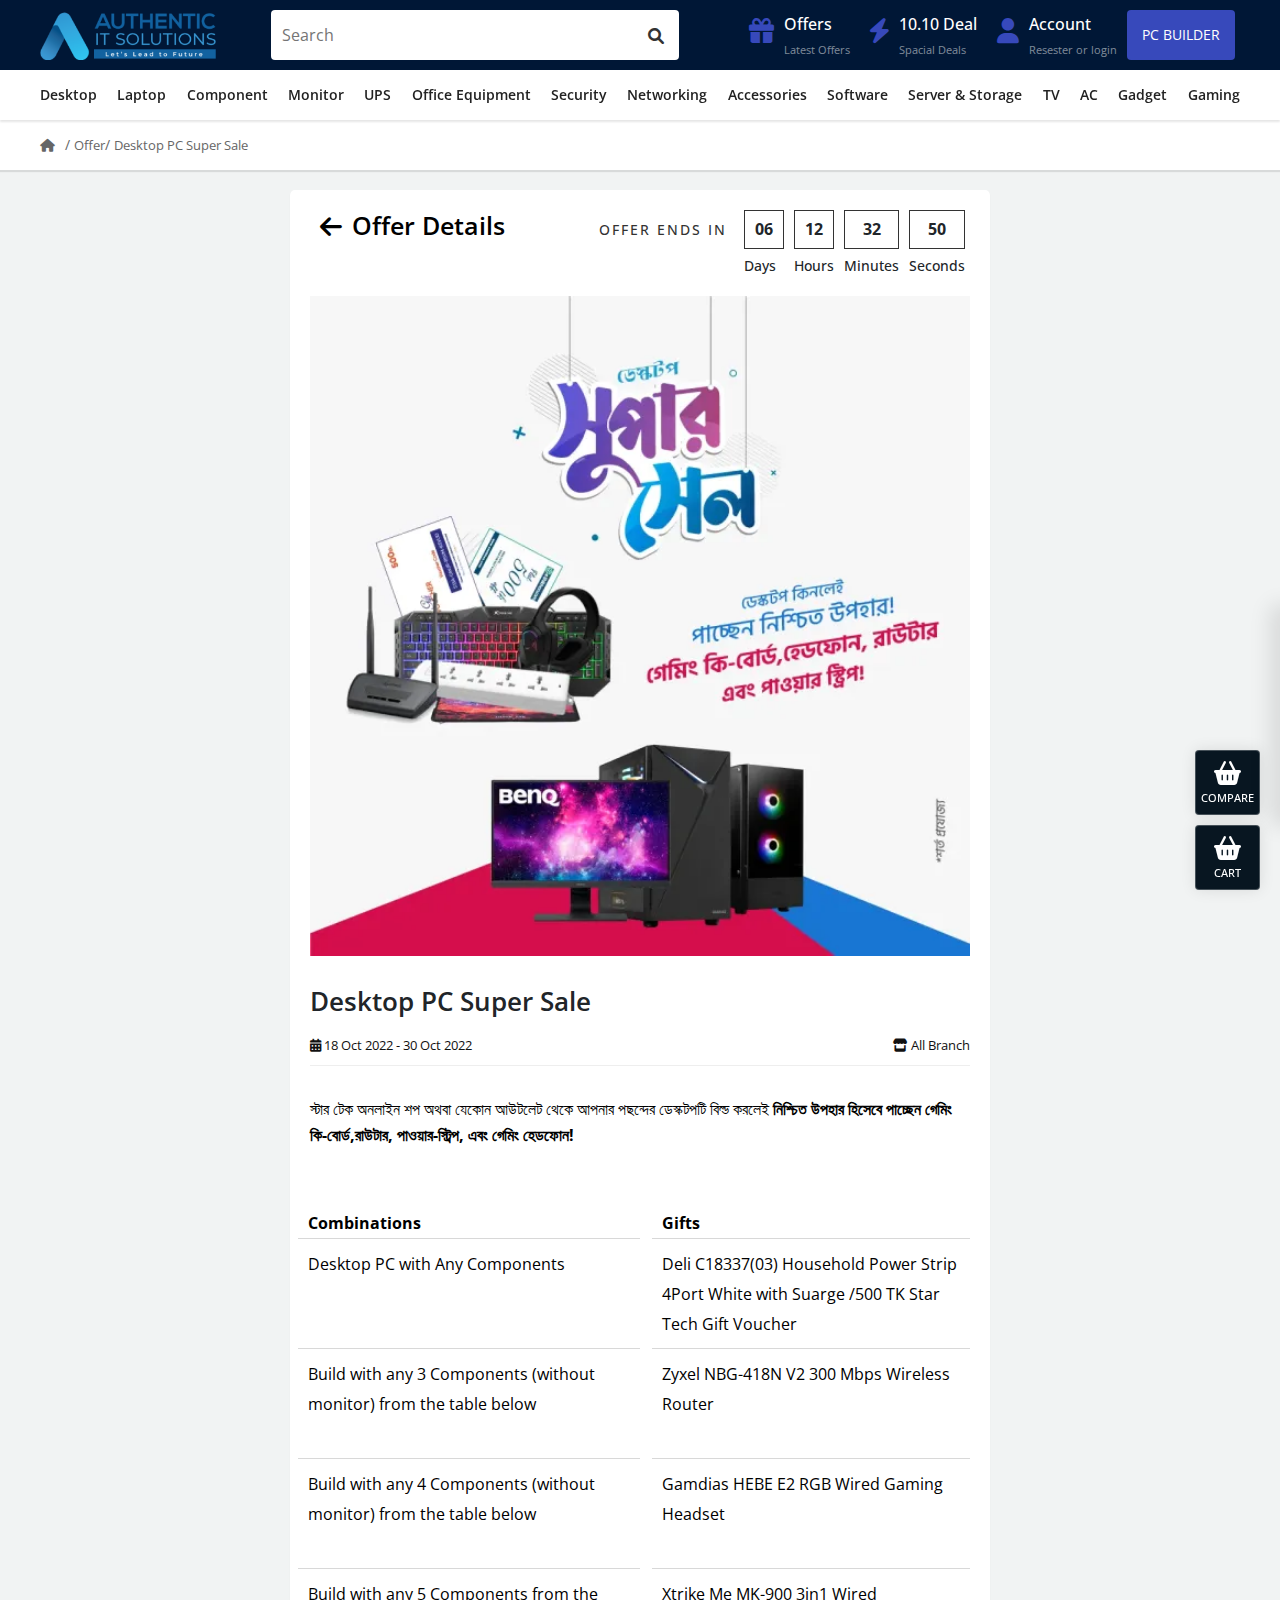
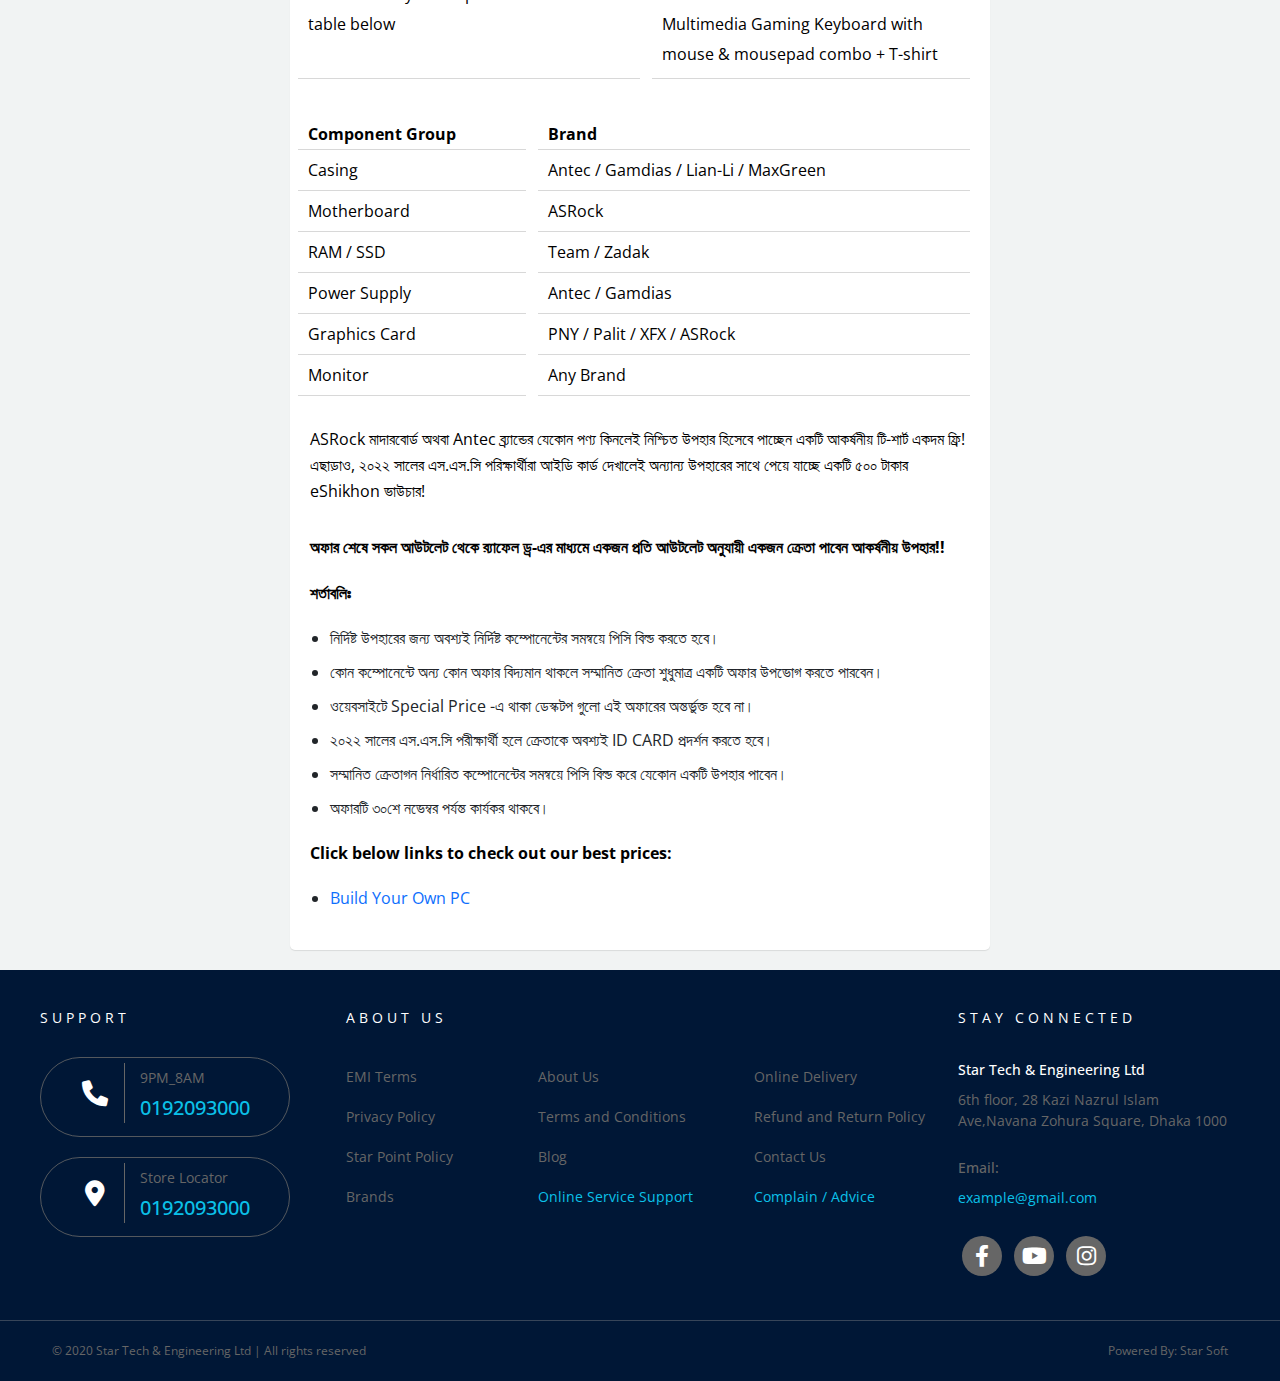
<file: offer-details.html>
<!DOCTYPE html>
<html lang="en">

<head>
    <meta charset="UTF-8">
    <meta http-equiv="X-UA-Compatible" content="IE=edge">
    <meta name="viewport" content="width=device-width, initial-scale=1.0">
    <title>Offers details</title>
    <link rel="stylesheet" href="css/bootstrap.min.css">
    <link rel="stylesheet" href="css/all.min.css">
    <link rel="stylesheet" href="css/style.css">
    <link rel="stylesheet" href="css/responsive.css">

</head>

<body>
    <!-- -------====== header section start  ======------- -->
    <header>
        <!-- large header start  -->
        <div class="header-top-area bg-area">
            <div class="container">
                <div class="header-top">
                    <div class="header-logo">
                        <a href="index.html"><img src="images/logo-2-300x85.png" alt=""></a>
                    </div>
                    <div class="header-search d-flex">
                        <input type="text" placeholder="Search">
                        <div class="search-icon">
                            <a href="#"> <i class="fa-solid fa-magnifying-glass"></i></a>
                        </div>
                    </div>

                    <div class="header-right">
                        <div class="icon-cards">
                            <div class="header-right-icon">
                                <a href="#"><i class="fa-solid fa-gift"></i></a>
                            </div>
                            <div class="header-right-content">
                                <a href="offers.html">
                                    <h3>Offers</h3>
                                </a>
                                <p>Latest Offers</p>
                            </div>
                        </div>

                        <div class="icon-cards">
                            <div class="header-right-icon">
                                <a href="#"><i class="fa-solid fa-bolt"></i></a>
                            </div>
                            <div class="header-right-content">
                                <a href="deals.html">
                                    <h3>10.10 Deal</h3>
                                </a>
                                <p>Spacial Deals</p>
                            </div>
                        </div>

                        <div class="icon-cards">
                            <div class="header-right-icon">
                                <a href="#"><i class="fa-solid fa-user"></i></a>
                            </div>
                            <div class="header-right-content">
                                <a href="account.html">
                                    <h3>Account</h3>
                                </a>
                                <p>Resester or login</p>
                            </div>
                        </div>

                        <div class="icon-cards">
                            <div class="header-right-search">
                                <a href="pc-builder.html" class="header-top-btn">PC Builder</a>
                            </div>
                        </div>
                    </div>
                </div>
            </div>
        </div>
        <!-- large header end  -->

        <!-- mb header start  -->
        <div class="mb-header-tab-area bg-area">
            <div class="container">
                <div class="mb-header-tab">
                    <label for="menu-bar">
                <i class="fa-solid fa-bars"></i>
               </label>
                    <div class="mb-header-logo">
                        <img src="images/logo-2-300x85.png" alt="">
                    </div>
                    <div class="mb-header-icon d-flex">
                        <div class="mbsearch d-flex">
                            <i class="fa-solid fa-magnifying-glass search"></i>
                            <input type="text" placeholder="Search" id="search">
                        </div>

                        <div class="btn-cart4" onclick="showMenu4()">
                            <i class="fa-solid fa-cart-shopping"></i>
                        </div>
                    </div>
                    <div class="cart-design4">
                        <div class="cart-header4">
                            <h2>YOUR CART</h2>
                            <span class="close4" onclick="closeMenu4()"> 
                            <i class="fa-solid fa-xmark"></i>
                        </span>
                        </div>
                        <div class="content4">
                            <div class="empty-content4">
                                <p>Your shopping cart is empty!</p>
                            </div>
                        </div>
                        <div class="cart-bottom4">
                            <div class="promotion-code4">
                                <div class="input-group4">
                                    <input type="text" placeholder="Promo code" id="">
                                    <span class="input-group-btn4">
                                    <button class="btn" type="submit">Apply</button>
                                </span>
                                </div>
                            </div>
                            <div class="total">
                                <div class="title">Sub-Total</div>
                                <div class="amount">0৳</div>
                            </div>
                            <div class="total">
                                <div class="title">Total</div>
                                <div class="amount">0৳</div>
                            </div>
                        </div>
                    </div>

                </div>
            </div>
        </div>
        <!-- mb header  end -->

        <!-- mb bottom tab end -->
        <div class="mb-bottom-tab-area bg-area">
            <div class="container">
                <div class="mb-bottom-tab">
                    <a href="offers.html">
                        <i class="fa-solid fa-gift"></i>
                        <h5>Offers</h5>
                    </a>
                    <a href="deals.html">
                        <i class="fa-solid fa-bolt"></i>
                        <h5>Deals</h5>
                    </a>
                    <a href="pc-builder.html">
                        <i class="fa-sharp fa-solid fa-desktop"></i>
                        <h5>PC Builder</h5>
                    </a>
                    <div class="fixed-btn-compare3">
                        <div class="btn-compare3" onclick="showMenu3()">
                            <i class="fa-solid fa-copy"></i>
                            <h5>Compare (0)</h5>
                        </div>
                        <div class="btn-compare-design3">
                            <div class="cart-header3">
                                <h2>Compare Product</h2>
                                <span class="btn-compare-close3" onclick="closeMenu3()">
                                <i class="fa-solid fa-xmark"></i>
                            </span>
                            </div>
                            <div class="empty-content3">
                                <p>Your compare list is empty</p>
                            </div>
                        </div>
                    </div>
                    <a href="account.html">
                        <i class="fa-solid fa-user"></i>
                        <h5>Account</h5>
                    </a>
                </div>
            </div>
        </div>
        <!-- mb bottom tab end -->

        <!-- mega start  -->
        <div class="teach-top-area bg-area">
            <div class="container">
                <input type="checkbox" id="menu-bar">
                <nav class="navber">
                    <ul>
                        <li><a href="desktop.html" class="menu">Desktop</a>
                            <ul class="desktop">
                                <li><a href="#">Special PC</a></li>
                                <li><a href="#">Star PC<i class="fas fa-caret-down"></i></a>
                                    <ul class="start-pc">
                                        <li> <a href="#">Intel PC</a></li>
                                        <li> <a href="#">RYZEN PC</a></li>
                                    </ul>
                                </li>
                                <li><a href="#">Gaming PC<i class="fas fa-caret-down"></i></a>
                                    <ul class="gamming-pc">
                                        <li><a href="#">Intel PC</a></li>
                                        <li><a href="#">RYZEN PC</a></li>
                                    </ul>
                                </li>
                                <li><a href="#"> Brand PC<i class="fas fa-caret-down"></i></a>
                                    <ul class="brand-pc">
                                        <li><a href="#">Acer</a></li>
                                        <li><a href="#">Asus</a></li>
                                        <li><a href="#">Dell</a></li>
                                        <li><a href="#"> HP</a></li>
                                        <li><a href="#">Lenovo</a></li>
                                        <li><a href="#">Walton</a></li>
                                    </ul>
                                </li>
                                <li><a href="#">All in one PC<i class="fas fa-caret-down"></i></a>
                                    <ul class="all-in">
                                        <li><a href="#">DELL</a></li>
                                        <li><a href="#">i-Life</a></li>
                                        <li><a href="#"> HP</a></li>
                                        <li><a href="#">ASUS</a></li>
                                        <li><a href="#">LENOVO</a></li>
                                    </ul>
                                </li>
                                <li><a href="#">Portable Mini PC<i class="fas fa-caret-down"></i></a>
                                    <ul class="portable">
                                        <li><a href="#">Asus</a></li>
                                        <li><a href="#">Intel</a></li>
                                        <li><a href="#"> GIGABYTE</a></li>
                                        <li><a href="#">Zotac</a></li>
                                        <li><a href="#">Chuwi</a></li>
                                    </ul>
                                </li>
                                <li><a href="#">Apple Mac Mini</a></li>
                                <li><a href="#">Apple iMac</a></li>
                                <li><a href="#">Apple Mac Studio</a></li>
                                <li><a href="#">Budget PC</a></li>
                                <li><a href="#">Show All Desktop</a></li>
                            </ul>
                        </li>

                        <!-- laptop drop-down start  -->
                        <li><a href="" class="menu">Laptop</a>
                            <ul class="lapotop">
                                <li><a href="#">All Laptop<i class="fas fa-caret-down"></i></a>
                                    <ul class="all-laptop">
                                        <li><a href="#">Asus</a></li>
                                        <li><a href="#">Razer</a></li>
                                        <li><a href="#">MacBook</a></li>
                                        <li><a href="#"> Microsoft</a></li>
                                        <li><a href="#">HP</a></li>
                                        <li><a href="#">Dell</a></li>
                                        <li><a href="#">Lenovo</a></li>
                                        <li><a href="#">Asus</a></li>
                                        <li><a href="#">Acer</a></li>
                                        <li><a href="#"> MSI</a></li>
                                        <li><a href="#">Gigabyte</a></li>
                                        <li><a href="#">Huawei</a></li>
                                        <li><a href="#">AVITA_Laptop</a></li>
                                        <li><a href="#">Xiaomi</a></li>
                                        <li><a href="#">Realme</a></li>
                                        <li><a href="#">Samsung</a></li>
                                        <li><a href="#">Walton</a></li>
                                    </ul>
                                </li>
                                <li><a href="#">Gaming Laptop<i class="fas fa-caret-down"></i></a>
                                    <ul class="gaming-laptop">
                                        <li><a href="#">RAZER</a></li>
                                        <li><a href="#">HP</a></li>
                                        <li><a href="#"> Asus</a></li>
                                        <li><a href="#">MSI</a></li>
                                        <li><a href="#"> GIGABYTE</a></li>
                                        <li><a href="#">Acer</a></li>
                                        <li><a href="#">Dell</a></li>
                                        <li><a href="#">Lenovo</a></li>
                                    </ul>
                                </li>
                                <li><a href="#">Premium Ultrabook</a></li>
                                <li><a href="#">Laptop Bag</a></li>
                                <li><a href="#">External Graphics Enclosure</a></li>
                                <li><a href="#">Laptop Accessories</a></li>
                                <li><a href="#">Show All Laptop</a></li>
                            </ul>
                        </li>

                        <!-- Component drop-down start  -->
                        <li><a href="" class="menu">Component</a>
                            <ul>
                                <li><a href="#">Premium Ultrabook</a></li>
                                <li><a href="#">Laptop Bag</a></li>
                                <li><a href="#">External Graphics Enclosure</a></li>
                                <li><a href="#">Laptop Accessories</a></li>
                                <li><a href="#">Show All Laptop</a></li>
                            </ul>
                        </li>

                        <!-- Monitor drop-down start  -->
                        <li><a href="" class="menu">Monitor</a>
                            <ul>
                                <li><a href="#">Premium Ultrabook</a></li>
                                <li><a href="#">Laptop Bag</a></li>
                                <li><a href="#">External Graphics Enclosure</a></li>
                                <li><a href="#">Laptop Accessories</a></li>
                                <li><a href="#">Show All Laptop</a></li>
                            </ul>
                        </li>
                        <!-- UPS drop-down start  -->
                        <li><a href="" class="menu">UPS</a>
                            <ul>
                                <li><a href="#">Premium Ultrabook</a></li>
                                <li><a href="#">Laptop Bag</a></li>
                                <li><a href="#">External Graphics Enclosure</a></li>
                                <li><a href="#">Laptop Accessories</a></li>
                                <li><a href="#">Show All Laptop</a></li>
                            </ul>
                        </li>
                        <li><a href="" class="menu">Office Equipment</a>
                            <ul>
                                <li><a href="#">Premium Ultrabook</a></li>
                                <li><a href="#">Laptop Bag</a></li>
                                <li><a href="#">External Graphics Enclosure</a></li>
                                <li><a href="#">Laptop Accessories</a></li>
                                <li><a href="#">Show All Laptop</a></li>
                            </ul>
                        </li>

                        <li><a href="" class="menu">Security</a>
                            <ul>
                                <li><a href="#">Premium Ultrabook</a></li>
                                <li><a href="#">Laptop Bag</a></li>
                                <li><a href="#">External Graphics Enclosure</a></li>
                                <li><a href="#">Laptop Accessories</a></li>
                                <li><a href="#">Show All Laptop</a></li>
                            </ul>
                        </li>

                        <li><a href="" class="menu">Networking</a>
                            <ul>
                                <li><a href="#">Premium Ultrabook</a></li>
                                <li><a href="#">Laptop Bag</a></li>
                                <li><a href="#">External Graphics Enclosure</a></li>
                                <li><a href="#">Laptop Accessories</a></li>
                                <li><a href="#">Show All Laptop</a></li>
                            </ul>
                        </li>

                        <li><a href="" class="menu">Accessories</a>
                            <ul>
                                <li><a href="#">Premium Ultrabook</a></li>
                                <li><a href="#">Laptop Bag</a></li>
                                <li><a href="#">External Graphics Enclosure</a></li>
                                <li><a href="#">Laptop Accessories</a></li>
                                <li><a href="#">Show All Laptop</a></li>
                            </ul>
                        </li>

                        <li><a href="" class="menu">Software</a>
                            <ul>
                                <li><a href="#">Premium Ultrabook</a></li>
                                <li><a href="#">Laptop Bag</a></li>
                                <li><a href="#">External Graphics Enclosure</a></li>
                                <li><a href="#">Laptop Accessories</a></li>
                                <li><a href="#">Show All Laptop</a></li>
                            </ul>
                        </li>

                        <li><a href="" class="menu">Server & Storage</a>
                            <ul>
                                <li><a href="#">Premium Ultrabook</a></li>
                                <li><a href="#">Laptop Bag</a></li>
                                <li><a href="#">External Graphics Enclosure</a></li>
                                <li><a href="#">Laptop Accessories</a></li>
                                <li><a href="#">Show All Laptop</a></li>
                            </ul>
                        </li>

                        <li><a href="" class="menu">TV</a>
                            <ul>
                                <li><a href="#">Premium Ultrabook</a></li>
                                <li><a href="#">Laptop Bag</a></li>
                                <li><a href="#">External Graphics Enclosure</a></li>
                                <li><a href="#">Laptop Accessories</a></li>
                                <li><a href="#">Show All Laptop</a></li>
                            </ul>
                        </li>

                        <li><a href="" class="menu">AC</a>
                            <ul>
                                <li><a href="#">Premium Ultrabook</a></li>
                                <li><a href="#">Laptop Bag</a></li>
                                <li><a href="#">External Graphics Enclosure</a></li>
                                <li><a href="#">Laptop Accessories</a></li>
                                <li><a href="#">Show All Laptop</a></li>
                            </ul>
                        </li>

                        <li><a href="" class="menu">Gadget</a>
                            <ul class="gadget">
                                <li><a href="#">Premium Ultrabook</a></li>
                                <li><a href="#">Laptop Bag</a></li>
                                <li><a href="#">External Graphics Enclosure</a></li>
                                <li><a href="#">Laptop Accessories</a></li>
                                <li><a href="#">Show All Laptop</a></li>
                            </ul>
                        </li>

                        <li><a href="" class="menu">Gaming</a>
                            <ul class="gaming">
                                <li><a href="#">Premium Ultrabook</a></li>
                                <li><a href="#">Laptop Bag</a></li>
                                <li><a href="#">External Graphics Enclosure</a></li>
                                <li><a href="#">Laptop Accessories</a></li>
                                <li><a href="#">Show All Laptop</a></li>
                            </ul>
                        </li>
                    </ul>
                </nav>
            </div>
        </div>
        <!-- mega end  -->
    </header>
    <!-- -------====== header section end  ======------- -->

    <!-- -------====== offer section start  ======------- -->
    <section class="offer-area bg-area">
        <div class="container">
            <div class="row">
                <div class="col-12">
                    <ul class="offer-content d-flex">
                        <li>
                            <a href="index.html"><i class="fa-solid fa-house"></i></a>
                        </li>
                        <li> /
                            <a href="#" class="offer-slash">Offer</a>
                        </li>
                        <li> /
                            <a href="#" class="offer-slash">Desktop PC Super Sale</a>
                        </li>
                    </ul>
                </div>
            </div>
        </div>
    </section>
    <!-- -------====== offer section end  ======------- -->

    <!-- -------====== offer card section start  ======------- -->
    <section class="offer-details-card-area bg-area">
        <div class="container">
            <div class="offer-details-card-content">
                <div class="offfer-details-header">
                    <div class="offer-details-header-left d-flex">
                        <a href="offers.html">
                            <i class="fa-solid fa-arrow-left"></i>
                        </a>
                        <h4>Offer Details</h4>
                    </div>
                    <div class="offer-details-header-right d-flex">
                        <h4>OFFER ENDS IN</h4>
                        <div class="offer-details-counter">
                            <ul>
                                <li>
                                    <span>06</span>Days
                                </li>
                                <li>
                                    <span>12</span>Hours
                                </li>
                                <li>
                                    <span>32</span>Minutes
                                </li>
                                <li>
                                    <span>50</span>Seconds
                                </li>
                            </ul>
                        </div>
                    </div>
                </div>
                <a href="#"><img src="images/offer-details.jpg" alt="offer-details"></a>
                <div class="offer-details">
                    <h4>Desktop PC Super Sale</h4>
                    <div class="offer-info">
                        <span>
                            <i class="fa-solid fa-calendar-days"></i>
                            18 Oct 2022 - 30 Oct 2022
                        </span>
                        <span>
                            <i class="fa-solid fa-store"></i>
                            All Branch
                        </span>
                    </div>
                </div>
                <div class="offer-details-description">
                    <p>স্টার টেক অনলাইন শপ অথবা যেকোন আউটলেট থেকে আপনার পছন্দের ডেস্কটপটি বিল্ড করলেই <strong>নিশ্চিত উপহার হিসেবে পাচ্ছেন গেমিং কি-বোর্ড,রাউটার, পাওয়ার-স্ট্রিপ, এবং গেমিং হেডফোন!</strong>
                    </p>
                    <div class="row">
                        <div class="col-6 p-0">
                            <ul class="offer-details-table-header">

                                <li>
                                    <strong>
                                        Combinations
                                    </strong>
                                </li>
                            </ul>
                            <ul class="offer-details-table">
                                <li>
                                    <span>Desktop PC with Any Components</span>
                                </li>
                                <li>
                                    <span>Build with any 3 Components (without monitor) from the table below</span>
                                </li>
                                <li>
                                    <span>Build with any 4 Components (without monitor) from the table below</span>
                                </li>
                                <li>
                                    <span>Build with any 5 Components from the table below</span>
                                </li>
                            </ul>
                        </div>
                        <div class="col-6">
                            <ul class="offer-details-table-header">

                                <li>
                                    <strong>
                                        Gifts
                                    </strong>
                                </li>
                            </ul>
                            <ul class="offer-details-table">
                                <li>
                                    <span>Deli C18337(03) Household Power Strip 4Port White with Suarge /500 TK Star Tech Gift Voucher </span>
                                </li>
                                <li>
                                    <span>Zyxel NBG-418N V2 300 Mbps Wireless Router</span>
                                </li>
                                <li>
                                    <span>Gamdias HEBE E2 RGB Wired Gaming Headset</span>
                                </li>
                                <li>
                                    <span>Xtrike Me MK-900 3in1 Wired Multimedia Gaming Keyboard with mouse & mousepad combo + T-shirt</span>
                                </li>
                            </ul>
                        </div>
                    </div>

                    <div class="row">
                        <div class="col-4 p-0">
                            <ul class="offer-details-table-header">

                                <li>
                                    <strong>
                                        Component Group
                                    </strong>
                                </li>
                            </ul>
                            <ul class="offer-details-table2">
                                <li>
                                    <span>Casing</span>
                                </li>
                                <li>
                                    <span>Motherboard</span>
                                </li>
                                <li>
                                    <span>RAM / SSD</span>
                                </li>
                                <li>
                                    <span>Power Supply</span>
                                </li>
                                <li>
                                    <span>Graphics Card</span>
                                </li>
                                <li>
                                    <span>Monitor</span>
                                </li>
                            </ul>
                        </div>
                        <div class="col-8">
                            <ul class="offer-details-table-header">

                                <li>
                                    <strong>
                                        Brand
                                    </strong>
                                </li>
                            </ul>
                            <ul class="offer-details-table2">
                                <li>
                                    <span>Antec / Gamdias / Lian-Li / MaxGreen</span>
                                </li>
                                <li>
                                    <span>ASRock</span>
                                </li>
                                <li>
                                    <span>Team / Zadak</span>
                                </li>
                                <li>
                                    <span>Antec / Gamdias</span>
                                </li>
                                <li>
                                    <span>PNY / Palit / XFX / ASRock</span>
                                </li>
                                <li>
                                    <span>Any Brand</span>
                                </li>
                            </ul>
                        </div>
                    </div>
                    <p>ASRock মাদারবোর্ড অথবা Antec ব্র্যান্ডের যেকোন পণ্য কিনলেই নিশ্চিত উপহার হিসেবে পাচ্ছেন একটি আকর্ষনীয় টি-শার্ট একদম ফ্রি! এছাড়াও, ২০২২ সালের এস.এস.সি পরিক্ষার্থীরা আইডি কার্ড দেখালেই অন্যান্য উপহারের সাথে পেয়ে যাচ্ছে একটি ৫০০ টাকার
                        eShikhon ভাউচার!</p>
                    <strong>
                        অফার শেষে সকল আউটলেট থেকে র‍্যাফেল ড্র-এর মাধ্যমে একজন  প্রতি আউটলেট অনুযায়ী একজন ক্রেতা পাবেন আকর্ষনীয় উপহার!!
                    </strong>
                    <div class="offer-details-condition">
                        <strong>শর্তাবলিঃ</strong>
                        <ul>
                            <li>
                                নির্দিষ্ট উপহারের জন্য অবশ্যই নির্দিষ্ট কম্পোনেন্টের সমন্বয়ে পিসি বিল্ড করতে হবে।
                            </li>
                            <li>
                                কোন কম্পোনেন্টে অন্য কোন অফার বিদ্যমান থাকলে সম্মানিত ক্রেতা শুধুমাত্র একটি অফার উপভোগ করতে পারবেন।
                            </li>
                            <li>
                                ওয়েবসাইটে Special Price -এ থাকা ডেস্কটপ গুলো এই অফারের অন্তর্ভুক্ত হবে না।
                            </li>
                            <li>
                                ২০২২ সালের এস.এস.সি পরীক্ষার্থী হলে ক্রেতাকে অবশ্যই ID CARD প্রদর্শন করতে হবে।
                            </li>
                            <li>
                                সম্মানিত ক্রেতাগন নির্ধারিত কম্পোনেন্টের সমন্বয়ে পিসি বিল্ড করে যেকোন একটি উপহার পাবেন।
                            </li>
                            <li>
                                অফারটি ৩০শে নভেম্বর পর্যন্ত কার্যকর থাকবে।
                            </li>
                        </ul>
                        <strong>Click below links to check out our best prices:</strong>
                        <ul>
                            <li>
                                <a href="pc-builder.html">
                                    Build Your Own PC
                                </a>
                            </li>
                        </ul>
                    </div>
                </div>
            </div>
        </div>
    </section>
    <!-- -------====== offer card section end  ======------- -->

    <!---------====== scroll button start  ======--------->
    <section class="scroll-button-area bg-area">
        <div class="container">
            <button type="button" class="scroll-btn btn" id="btn-back-to-top">
             <i class="fas fa-arrow-up"></i>
            </button>
        </div>
    </section>
    <!---------====== scroll button end  ======--------->

    <!-- -------====== fixed-btn start ======------- -->
    <div class="fixed-btn-area bg-area">
        <div class="fixed-btn-area bg-area">
            <div class="fixed-btn-compare">
                <div class="btn-compare" onclick="showMenu()">
                    <i class="fa-solid fa-basket-shopping"></i>
                    <h3>Compare</h3>
                </div>
                <div class="btn-compare-design">
                    <div class="cart-header">
                        <h2>Compare Product</h2>
                        <span class="btn-compare-close" onclick="closeMenu()">
                <i class="fa-solid fa-xmark"></i>
            </span>
                    </div>
                    <div class="empty-content">
                        <p>Your compare list is empty!</p>
                    </div>
                </div>
            </div>
        </div>
        <!-- cart  -->
        <div class="ticon2 btn-cart" onclick="showMenu2()">
            <i class="fa-solid fa-basket-shopping"></i>
            <h3>Cart</h3>
        </div>
        <div class="cart-design">
            <div class="cart-header">
                <h2>YOUR CART</h2>
                <span class="mc-toggler loaded close close2" onclick="closeMenu2()">
            <i class="fa-solid fa-xmark"></i>
        </span>
            </div>
            <div class="content">
                <div class="empty-content">
                    <p>Your shopping cart is empty!</p>
                </div>
            </div>
            <div class="cart-bottom footer">
                <div class="promotion-code">
                    <div class="input-group">
                        <input type="text" placeholder="Promo Code" id="">
                        <span class="input-group-btn"><button class="btn" type="submit">Apply</button></span>
                    </div>
                </div>
                <div class="total">
                    <div class="title">Sub-Total</div>
                    <div class="amount">0৳</div>
                </div>
                <div class="total">
                    <div class="title">Total</div>
                    <div class="amount">0৳</div>
                </div>
            </div>
        </div>
    </div>
    <!-- -------====== fixed-btn start ======------- -->

    <!-- -------====== footer section start ======------- -->
    <footer class="footer-area bg-area">
        <div class="container">
            <div class="row footer d-flex">
                <div class="col-lg-3 col-md-12 col-sm-12">
                    <div class="footer-header">
                        <h3>SUPPORT</h3>
                    </div>

                    <div class="row">
                        <div class="col-12">
                            <div class="footer-btn">
                                <a href="#" class="footer-contact-btn d-flex">
                                    <div class="contact-icon">
                                        <i class="fa-solid fa-phone"></i>
                                    </div>
                                    <div class="footer-content">
                                        <span>9PM_8AM</span>
                                        <h4>0192093000</h4>
                                    </div>
                                </a>
                                <a href="#" class="footer-contact-btn d-flex">
                                    <div class="contact-icon">
                                        <i class="fa-solid fa-location-dot"></i>
                                    </div>
                                    <div class="footer-content">
                                        <span>Store Locator</span>
                                        <h4>0192093000</h4>
                                    </div>
                                </a>
                            </div>
                        </div>
                    </div>
                </div>
                <div class="col-lg-6 col-md-12 col-sm-12">
                    <div class="footer-header">
                        <h3>ABOUT US</h3>
                    </div>
                    <div class="row footer-wedget">
                        <div class="footer-md">
                            <ul class="footer-link">
                                <li><a href="#">EMI Terms</a></li>
                                <li><a href="#">About Us</a></li>
                                <li><a href="# ">Online Delivery</a></li>
                                <li><a href="#">Privacy Policy</a></li>
                                <li><a href="#">Terms and Conditions</a></li>
                                <li><a href="# ">Refund and Return Policy</a></li>
                                <li><a href="#">Star Point Policy</a></li>
                                <li><a href="#">Blog</a></li>
                                <li><a href="# ">Contact Us</a></li>
                                <li><a href="#">Brands</a></li>
                                <li><a href="#" style="color: #0bc1e9;">Online Service Support</a></li>
                                <li><a href="# " style="color: #0bc1e9; ">Complain / Advice</a></li>
                            </ul>
                        </div>
                        <div class="col-lg-4 col-sm-12">
                            <ul class="footer-link">
                                <li><a href="#">EMI Terms</a></li>
                                <li><a href="#">Privacy Policy</a></li>
                                <li><a href="#">Star Point Policy</a></li>
                                <li><a href="#">Brands</a></li>
                            </ul>
                        </div>
                        <div class="col-lg-4 col-sm-12 p-0">
                            <ul class="footer-link">
                                <li><a href="#">About Us</a></li>
                                <li><a href="#">Terms and Conditions</a></li>
                                <li><a href="#">Blog</a></li>
                                <li><a href="#" style="color: #0bc1e9;">Online Service Support</a></li>
                            </ul>
                        </div>
                        <div class="col-lg-4 col-sm-12">
                            <ul class="footer-link">
                                <li><a href="# ">Online Delivery</a></li>
                                <li><a href="# ">Refund and Return Policy</a></li>
                                <li><a href="# ">Contact Us</a></li>
                                <li><a href="# " style="color: #0bc1e9; ">Complain / Advice</a></li>
                            </ul>
                        </div>
                    </div>
                </div>

                <div class="col-lg-3 col-md-12 col-sm-12">
                    <div class="footer-header ">
                        <h3>STAY CONNECTED</h3>
                    </div>
                    <div class="footer-social">
                        <span style="color: #fff; ">Star Tech & Engineering Ltd</span>
                        <p>6th floor, 28 Kazi Nazrul Islam Ave,Navana Zohura Square, Dhaka 1000</p>
                        <span>Email:</span>
                        <a href="">
                            <p class="mail">example@gmail.com</p>
                        </a>
                    </div>
                    <div class="footer-social-icon">
                        <a href=""><i class="fa-brands fa-facebook-f"></i></a>
                        <a href=""><i class="fa-brands fa-youtube"></i></a>
                        <a href=""><i class="fa-brands fa-instagram"></i></a>
                    </div>
                </div>
            </div>


        </div>
    </footer>
    <!-- -------====== footer section end ======------- -->

    <!-- -------====== copyright start ======------- -->
    <section class="copyright-area bg-area">
        <div class="container">
            <div class="row m-0">
                <div class="col-lg-12 col-sm-12">
                    <div class="copyright-content">
                        <p>© 2020 Star Tech & Engineering Ltd | All rights reserved</p>
                        <p>Powered By: Star Soft</p>
                    </div>
                </div>
            </div>
        </div>
    </section>
    <!-- -------====== copyright ======------- -->


    <!-- top-search start  -->
    <script>
        let search = document.querySelector(".search");
        search.onclick = function() {
            document.querySelector(".mbsearch").classList.toggle('active');
        }
    </script>
    <!-- top-search end -->

    <!-- scroll button start  -->
    <script>
        let mybutton = document.getElementById("btn-back-to-top");
        window.onscroll = function() {
            scrollFunction();
        };

        function scrollFunction() {
            if (
                document.body.scrollTop > 20 ||
                document.documentElement.scrollTop > 20
            ) {
                mybutton.style.display = "block";
            } else {
                mybutton.style.display = "none";
            }
        }
        mybutton.addEventListener("click", backToTop);

        function backToTop() {
            document.body.scrollTop = 0;
            document.documentElement.scrollTop = 0;
        }
    </script>
    <!-- scroll button end  -->




    <script src="js/bootstrap.min.js "></script>
    <script src="js/script.js "></script>



</body>

</html>
</file>
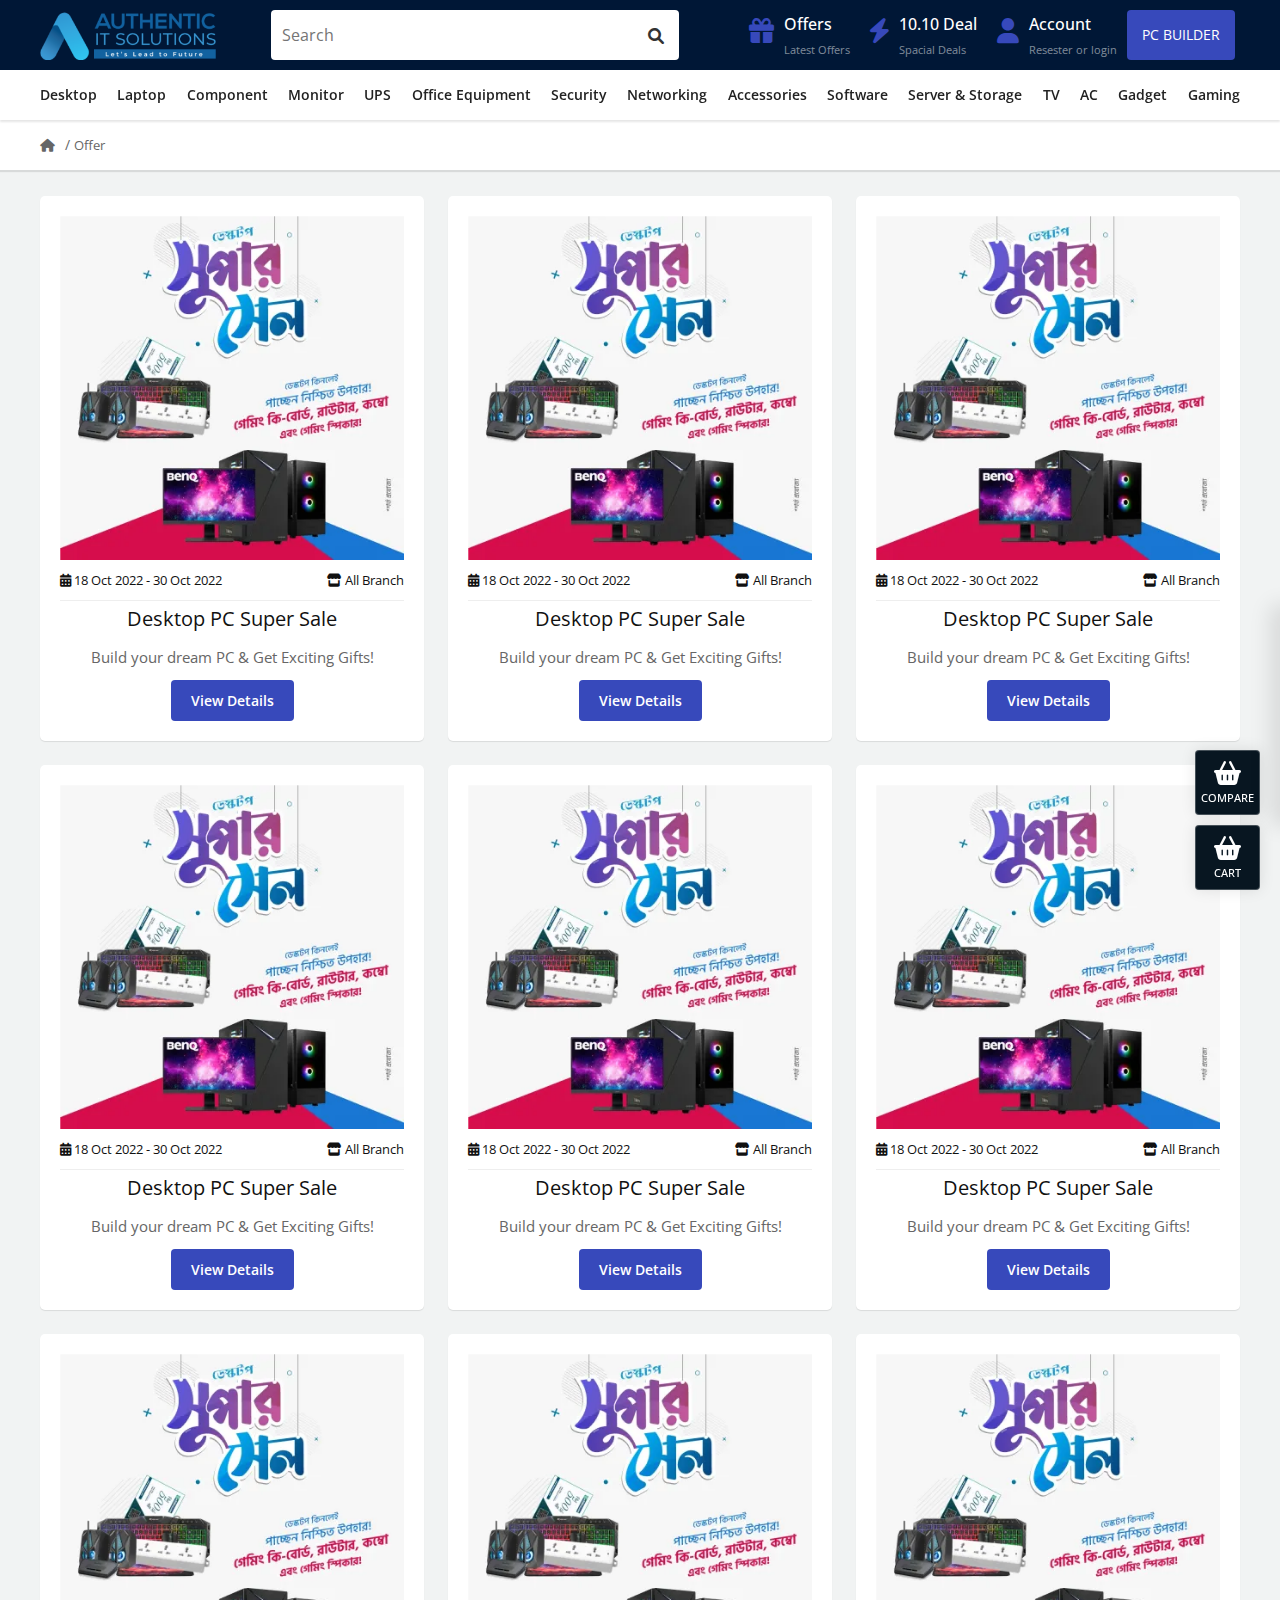
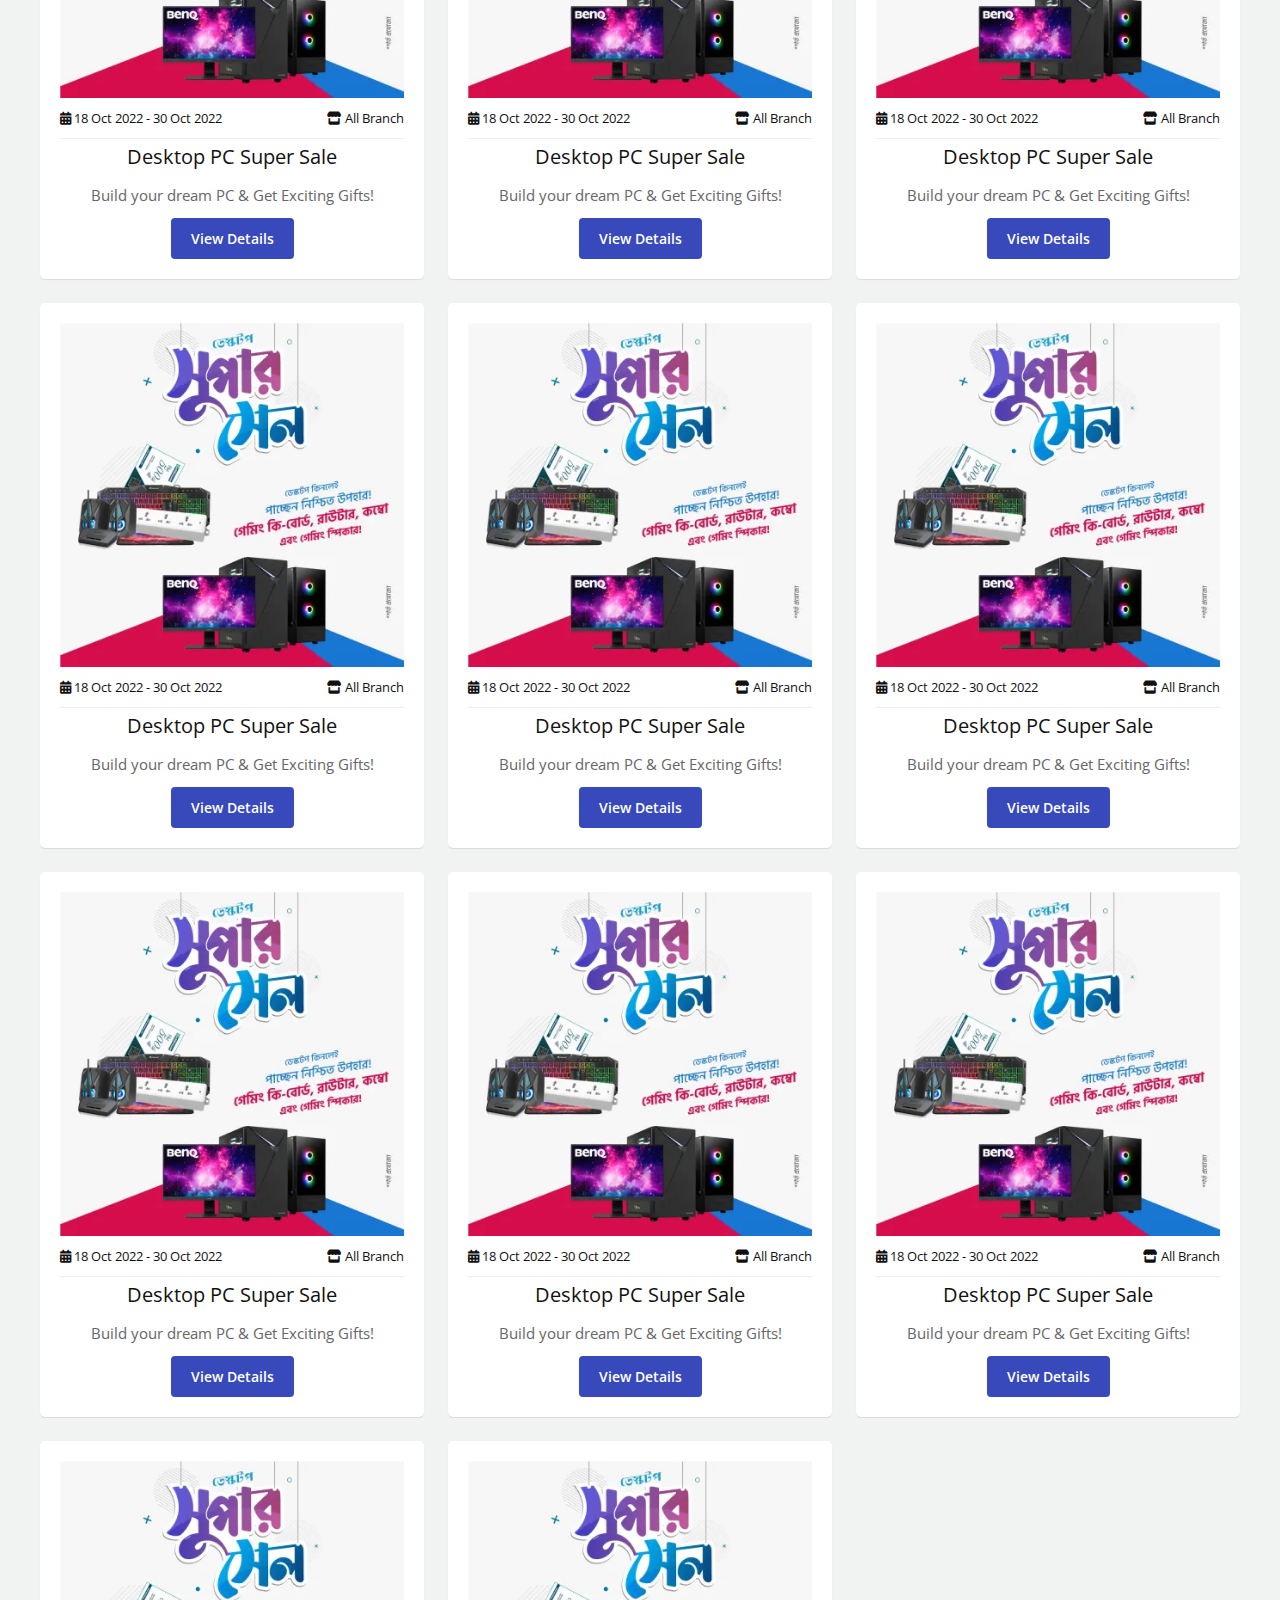
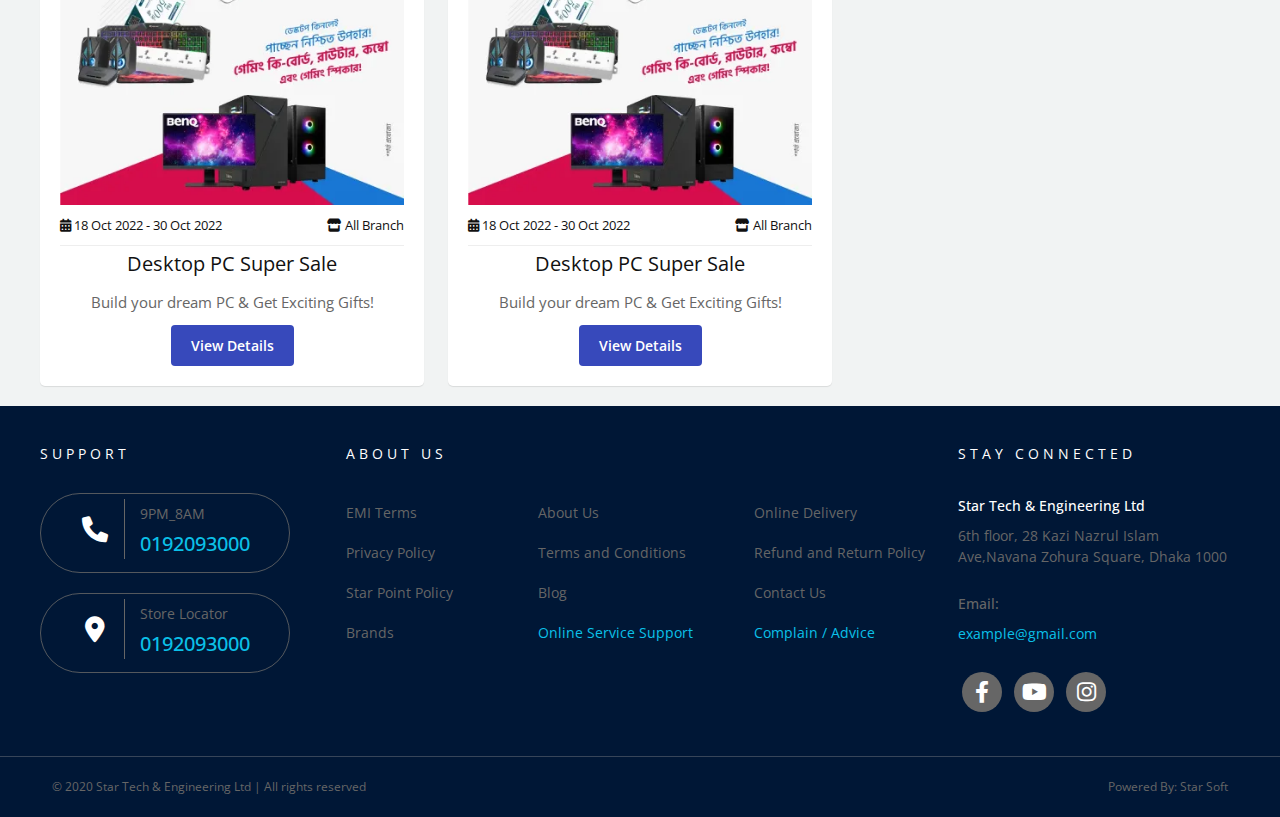
<file: offers.html>
<!DOCTYPE html>
<html lang="en">

<head>
    <meta charset="UTF-8">
    <meta http-equiv="X-UA-Compatible" content="IE=edge">
    <meta name="viewport" content="width=device-width, initial-scale=1.0">
    <title>Offers</title>
    <link rel="stylesheet" href="css/bootstrap.min.css">
    <link rel="stylesheet" href="css/all.min.css">
    <link rel="stylesheet" href="css/style.css">
    <link rel="stylesheet" href="css/responsive.css">

</head>

<body>
    <!-- -------====== header section start  ======------- -->
    <header>
        <!-- large header start  -->
        <div class="header-top-area bg-area">
            <div class="container">
                <div class="header-top">
                    <div class="header-logo">
                        <a href="index.html"><img src="images/logo-2-300x85.png" alt=""></a>
                    </div>
                    <div class="header-search d-flex">
                        <input type="text" placeholder="Search">
                        <div class="search-icon">
                            <a href="#"> <i class="fa-solid fa-magnifying-glass"></i></a>
                        </div>
                    </div>

                    <div class="header-right">
                        <div class="icon-cards">
                            <div class="header-right-icon">
                                <a href="#"><i class="fa-solid fa-gift"></i></a>
                            </div>
                            <div class="header-right-content">
                                <a href="offers.html">
                                    <h3>Offers</h3>
                                </a>
                                <p>Latest Offers</p>
                            </div>
                        </div>

                        <div class="icon-cards">
                            <div class="header-right-icon">
                                <a href="#"><i class="fa-solid fa-bolt"></i></a>
                            </div>
                            <div class="header-right-content">
                                <a href="deals.html">
                                    <h3>10.10 Deal</h3>
                                </a>
                                <p>Spacial Deals</p>
                            </div>
                        </div>

                        <div class="icon-cards">
                            <div class="header-right-icon">
                                <a href="#"><i class="fa-solid fa-user"></i></a>
                            </div>
                            <div class="header-right-content">
                                <a href="account.html">
                                    <h3>Account</h3>
                                </a>
                                <p>Resester or login</p>
                            </div>
                        </div>

                        <div class="icon-cards">
                            <div class="header-right-search">
                                <a href="pc-builder.html" class="header-top-btn">PC Builder</a>
                            </div>
                        </div>
                    </div>
                </div>
            </div>
        </div>
        <!-- large header end  -->

        <!-- mb header start  -->
        <div class="mb-header-tab-area bg-area">
            <div class="container">
                <div class="mb-header-tab">
                    <label for="menu-bar">
                <i class="fa-solid fa-bars"></i>
               </label>
                    <div class="mb-header-logo">
                        <img src="images/logo-2-300x85.png" alt="">
                    </div>
                    <div class="mb-header-icon d-flex">
                        <div class="mbsearch d-flex">
                            <i class="fa-solid fa-magnifying-glass search"></i>
                            <input type="text" placeholder="Search" id="search">
                        </div>

                        <div class="btn-cart4" onclick="showMenu4()">
                            <i class="fa-solid fa-cart-shopping"></i>
                        </div>
                    </div>
                    <div class="cart-design4">
                        <div class="cart-header4">
                            <h2>YOUR CART</h2>
                            <span class="close4" onclick="closeMenu4()"> 
                            <i class="fa-solid fa-xmark"></i>
                        </span>
                        </div>
                        <div class="content4">
                            <div class="empty-content4">
                                <p>Your shopping cart is empty!</p>
                            </div>
                        </div>
                        <div class="cart-bottom4">
                            <div class="promotion-code4">
                                <div class="input-group4">
                                    <input type="text" placeholder="Promo code" id="">
                                    <span class="input-group-btn4">
                                    <button class="btn" type="submit">Apply</button>
                                </span>
                                </div>
                            </div>
                            <div class="total">
                                <div class="title">Sub-Total</div>
                                <div class="amount">0৳</div>
                            </div>
                            <div class="total">
                                <div class="title">Total</div>
                                <div class="amount">0৳</div>
                            </div>
                        </div>
                    </div>

                </div>
            </div>
        </div>
        <!-- mb header  end -->

        <!-- mb bottom tab end -->
        <div class="mb-bottom-tab-area bg-area">
            <div class="container">
                <div class="mb-bottom-tab">
                    <a href="offers.html">
                        <i class="fa-solid fa-gift"></i>
                        <h5>Offers</h5>
                    </a>
                    <a href="deals.html">
                        <i class="fa-solid fa-bolt"></i>
                        <h5>Deals</h5>
                    </a>
                    <a href="pc-builder.html">
                        <i class="fa-sharp fa-solid fa-desktop"></i>
                        <h5>PC Builder</h5>
                    </a>
                    <div class="fixed-btn-compare3">
                        <div class="btn-compare3" onclick="showMenu3()">
                            <i class="fa-solid fa-copy"></i>
                            <h5>Compare (0)</h5>
                        </div>
                        <div class="btn-compare-design3">
                            <div class="cart-header3">
                                <h2>Compare Product</h2>
                                <span class="btn-compare-close3" onclick="closeMenu3()">
                                <i class="fa-solid fa-xmark"></i>
                            </span>
                            </div>
                            <div class="empty-content3">
                                <p>Your compare list is empty</p>
                            </div>
                        </div>
                    </div>
                    <a href="account.html">
                        <i class="fa-solid fa-user"></i>
                        <h5>Account</h5>
                    </a>
                </div>
            </div>
        </div>
        <!-- mb bottom tab end -->

        <!-- mega start  -->
        <div class="teach-top-area bg-area">
            <div class="container">
                <input type="checkbox" id="menu-bar">
                <nav class="navber">
                    <ul>
                        <li><a href="desktop.html" class="menu">Desktop</a>
                            <ul class="desktop">
                                <li><a href="#">Special PC</a></li>
                                <li><a href="#">Star PC<i class="fas fa-caret-down"></i></a>
                                    <ul class="start-pc">
                                        <li> <a href="#">Intel PC</a></li>
                                        <li> <a href="#">RYZEN PC</a></li>
                                    </ul>
                                </li>
                                <li><a href="#">Gaming PC<i class="fas fa-caret-down"></i></a>
                                    <ul class="gamming-pc">
                                        <li><a href="#">Intel PC</a></li>
                                        <li><a href="#">RYZEN PC</a></li>
                                    </ul>
                                </li>
                                <li><a href="#"> Brand PC<i class="fas fa-caret-down"></i></a>
                                    <ul class="brand-pc">
                                        <li><a href="#">Acer</a></li>
                                        <li><a href="#">Asus</a></li>
                                        <li><a href="#">Dell</a></li>
                                        <li><a href="#"> HP</a></li>
                                        <li><a href="#">Lenovo</a></li>
                                        <li><a href="#">Walton</a></li>
                                    </ul>
                                </li>
                                <li><a href="#">All in one PC<i class="fas fa-caret-down"></i></a>
                                    <ul class="all-in">
                                        <li><a href="#">DELL</a></li>
                                        <li><a href="#">i-Life</a></li>
                                        <li><a href="#"> HP</a></li>
                                        <li><a href="#">ASUS</a></li>
                                        <li><a href="#">LENOVO</a></li>
                                    </ul>
                                </li>
                                <li><a href="#">Portable Mini PC<i class="fas fa-caret-down"></i></a>
                                    <ul class="portable">
                                        <li><a href="#">Asus</a></li>
                                        <li><a href="#">Intel</a></li>
                                        <li><a href="#"> GIGABYTE</a></li>
                                        <li><a href="#">Zotac</a></li>
                                        <li><a href="#">Chuwi</a></li>
                                    </ul>
                                </li>
                                <li><a href="#">Apple Mac Mini</a></li>
                                <li><a href="#">Apple iMac</a></li>
                                <li><a href="#">Apple Mac Studio</a></li>
                                <li><a href="#">Budget PC</a></li>
                                <li><a href="#">Show All Desktop</a></li>
                            </ul>
                        </li>

                        <!-- laptop drop-down start  -->
                        <li><a href="" class="menu">Laptop</a>
                            <ul class="lapotop">
                                <li><a href="#">All Laptop<i class="fas fa-caret-down"></i></a>
                                    <ul class="all-laptop">
                                        <li><a href="#">Asus</a></li>
                                        <li><a href="#">Razer</a></li>
                                        <li><a href="#">MacBook</a></li>
                                        <li><a href="#"> Microsoft</a></li>
                                        <li><a href="#">HP</a></li>
                                        <li><a href="#">Dell</a></li>
                                        <li><a href="#">Lenovo</a></li>
                                        <li><a href="#">Asus</a></li>
                                        <li><a href="#">Acer</a></li>
                                        <li><a href="#"> MSI</a></li>
                                        <li><a href="#">Gigabyte</a></li>
                                        <li><a href="#">Huawei</a></li>
                                        <li><a href="#">AVITA_Laptop</a></li>
                                        <li><a href="#">Xiaomi</a></li>
                                        <li><a href="#">Realme</a></li>
                                        <li><a href="#">Samsung</a></li>
                                        <li><a href="#">Walton</a></li>
                                    </ul>
                                </li>
                                <li><a href="#">Gaming Laptop<i class="fas fa-caret-down"></i></a>
                                    <ul class="gaming-laptop">
                                        <li><a href="#">RAZER</a></li>
                                        <li><a href="#">HP</a></li>
                                        <li><a href="#"> Asus</a></li>
                                        <li><a href="#">MSI</a></li>
                                        <li><a href="#"> GIGABYTE</a></li>
                                        <li><a href="#">Acer</a></li>
                                        <li><a href="#">Dell</a></li>
                                        <li><a href="#">Lenovo</a></li>
                                    </ul>
                                </li>
                                <li><a href="#">Premium Ultrabook</a></li>
                                <li><a href="#">Laptop Bag</a></li>
                                <li><a href="#">External Graphics Enclosure</a></li>
                                <li><a href="#">Laptop Accessories</a></li>
                                <li><a href="#">Show All Laptop</a></li>
                            </ul>
                        </li>

                        <!-- Component drop-down start  -->
                        <li><a href="" class="menu">Component</a>
                            <ul>
                                <li><a href="#">Premium Ultrabook</a></li>
                                <li><a href="#">Laptop Bag</a></li>
                                <li><a href="#">External Graphics Enclosure</a></li>
                                <li><a href="#">Laptop Accessories</a></li>
                                <li><a href="#">Show All Laptop</a></li>
                            </ul>
                        </li>

                        <!-- Monitor drop-down start  -->
                        <li><a href="" class="menu">Monitor</a>
                            <ul>
                                <li><a href="#">Premium Ultrabook</a></li>
                                <li><a href="#">Laptop Bag</a></li>
                                <li><a href="#">External Graphics Enclosure</a></li>
                                <li><a href="#">Laptop Accessories</a></li>
                                <li><a href="#">Show All Laptop</a></li>
                            </ul>
                        </li>
                        <!-- UPS drop-down start  -->
                        <li><a href="" class="menu">UPS</a>
                            <ul>
                                <li><a href="#">Premium Ultrabook</a></li>
                                <li><a href="#">Laptop Bag</a></li>
                                <li><a href="#">External Graphics Enclosure</a></li>
                                <li><a href="#">Laptop Accessories</a></li>
                                <li><a href="#">Show All Laptop</a></li>
                            </ul>
                        </li>
                        <li><a href="" class="menu">Office Equipment</a>
                            <ul>
                                <li><a href="#">Premium Ultrabook</a></li>
                                <li><a href="#">Laptop Bag</a></li>
                                <li><a href="#">External Graphics Enclosure</a></li>
                                <li><a href="#">Laptop Accessories</a></li>
                                <li><a href="#">Show All Laptop</a></li>
                            </ul>
                        </li>

                        <li><a href="" class="menu">Security</a>
                            <ul>
                                <li><a href="#">Premium Ultrabook</a></li>
                                <li><a href="#">Laptop Bag</a></li>
                                <li><a href="#">External Graphics Enclosure</a></li>
                                <li><a href="#">Laptop Accessories</a></li>
                                <li><a href="#">Show All Laptop</a></li>
                            </ul>
                        </li>

                        <li><a href="" class="menu">Networking</a>
                            <ul>
                                <li><a href="#">Premium Ultrabook</a></li>
                                <li><a href="#">Laptop Bag</a></li>
                                <li><a href="#">External Graphics Enclosure</a></li>
                                <li><a href="#">Laptop Accessories</a></li>
                                <li><a href="#">Show All Laptop</a></li>
                            </ul>
                        </li>

                        <li><a href="" class="menu">Accessories</a>
                            <ul>
                                <li><a href="#">Premium Ultrabook</a></li>
                                <li><a href="#">Laptop Bag</a></li>
                                <li><a href="#">External Graphics Enclosure</a></li>
                                <li><a href="#">Laptop Accessories</a></li>
                                <li><a href="#">Show All Laptop</a></li>
                            </ul>
                        </li>

                        <li><a href="" class="menu">Software</a>
                            <ul>
                                <li><a href="#">Premium Ultrabook</a></li>
                                <li><a href="#">Laptop Bag</a></li>
                                <li><a href="#">External Graphics Enclosure</a></li>
                                <li><a href="#">Laptop Accessories</a></li>
                                <li><a href="#">Show All Laptop</a></li>
                            </ul>
                        </li>

                        <li><a href="" class="menu">Server & Storage</a>
                            <ul>
                                <li><a href="#">Premium Ultrabook</a></li>
                                <li><a href="#">Laptop Bag</a></li>
                                <li><a href="#">External Graphics Enclosure</a></li>
                                <li><a href="#">Laptop Accessories</a></li>
                                <li><a href="#">Show All Laptop</a></li>
                            </ul>
                        </li>

                        <li><a href="" class="menu">TV</a>
                            <ul>
                                <li><a href="#">Premium Ultrabook</a></li>
                                <li><a href="#">Laptop Bag</a></li>
                                <li><a href="#">External Graphics Enclosure</a></li>
                                <li><a href="#">Laptop Accessories</a></li>
                                <li><a href="#">Show All Laptop</a></li>
                            </ul>
                        </li>

                        <li><a href="" class="menu">AC</a>
                            <ul>
                                <li><a href="#">Premium Ultrabook</a></li>
                                <li><a href="#">Laptop Bag</a></li>
                                <li><a href="#">External Graphics Enclosure</a></li>
                                <li><a href="#">Laptop Accessories</a></li>
                                <li><a href="#">Show All Laptop</a></li>
                            </ul>
                        </li>

                        <li><a href="" class="menu">Gadget</a>
                            <ul class="gadget">
                                <li><a href="#">Premium Ultrabook</a></li>
                                <li><a href="#">Laptop Bag</a></li>
                                <li><a href="#">External Graphics Enclosure</a></li>
                                <li><a href="#">Laptop Accessories</a></li>
                                <li><a href="#">Show All Laptop</a></li>
                            </ul>
                        </li>

                        <li><a href="" class="menu">Gaming</a>
                            <ul class="gaming">
                                <li><a href="#">Premium Ultrabook</a></li>
                                <li><a href="#">Laptop Bag</a></li>
                                <li><a href="#">External Graphics Enclosure</a></li>
                                <li><a href="#">Laptop Accessories</a></li>
                                <li><a href="#">Show All Laptop</a></li>
                            </ul>
                        </li>
                    </ul>
                </nav>
            </div>
        </div>
        <!-- mega end  -->
    </header>
    <!-- -------====== header section end  ======------- -->

    <!-- -------====== offer section start  ======------- -->
    <section class="offer-area bg-area">
        <div class="container">
            <div class="row">
                <div class="col-12">
                    <ul class="offer-content d-flex">
                        <li>
                            <a href="index.html"><i class="fa-solid fa-house"></i></a>
                        </li>
                        <li> /
                            <a href="#" class="offer-slash">Offer</a>
                        </li>
                    </ul>
                </div>
            </div>
        </div>
    </section>
    <!-- -------====== offer section end  ======------- -->

    <!-- -------====== offer card section start  ======------- -->
    <section class="offer-card-area bg-area">
        <div class="container">
            <div class="row">
                <div class="col-lg-4 col-md-6 col-sm-12 mt-4">
                    <div class="offer-card-content">
                        <a href="offer-details.html"><img src="images/offer-1.png" alt="offer-1"></a>
                        <div class="offer-details">
                            <div class="offer-info">
                                <span>
                                    <i class="fa-solid fa-calendar-days"></i>
                                    18 Oct 2022 - 30 Oct 2022
                                </span>
                                <span>
                                    <i class="fa-solid fa-store"></i>
                                    All Branch
                                </span>
                            </div>

                            <a href="offer-details.html">
                                <h3>Desktop PC Super Sale</h3>
                            </a>
                            <p>Build your dream PC & Get Exciting Gifts!</p>
                            <a href="offer-details.html" class="offer-btn">View Details</a>
                        </div>
                    </div>
                </div>
                <div class="col-lg-4 col-md-6 col-sm-12 mt-4">
                    <div class="offer-card-content">
                        <a href="#"><img src="images/offer-1.png" alt="offer-1"></a>
                        <div class="offer-details">
                            <div class="offer-info">
                                <span>
                                    <i class="fa-solid fa-calendar-days"></i>
                                    18 Oct 2022 - 30 Oct 2022
                                </span>
                                <span>
                                    <i class="fa-solid fa-store"></i>
                                    All Branch
                                </span>
                            </div>

                            <a href="offer-details.html">
                                <h3>Desktop PC Super Sale</h3>
                            </a>
                            <p>Build your dream PC & Get Exciting Gifts!</p>
                            <a href="#" class="offer-btn">View Details</a>
                        </div>
                    </div>
                </div>
                <div class="col-lg-4 col-md-6 col-sm-12 mt-4">
                    <div class="offer-card-content">
                        <a href="#"><img src="images/offer-1.png" alt="offer-1"></a>
                        <div class="offer-details">
                            <div class="offer-info">
                                <span>
                                    <i class="fa-solid fa-calendar-days"></i>
                                    18 Oct 2022 - 30 Oct 2022
                                </span>
                                <span>
                                    <i class="fa-solid fa-store"></i>
                                    All Branch
                                </span>
                            </div>

                            <a href="#">
                                <h3>Desktop PC Super Sale</h3>
                            </a>
                            <p>Build your dream PC & Get Exciting Gifts!</p>
                            <a href="#" class="offer-btn">View Details</a>
                        </div>
                    </div>
                </div>

                <div class="col-lg-4 col-md-6 col-sm-12 mt-4">
                    <div class="offer-card-content">
                        <a href="#"><img src="images/offer-1.png" alt="offer-1"></a>
                        <div class="offer-details">
                            <div class="offer-info">
                                <span>
                                    <i class="fa-solid fa-calendar-days"></i>
                                    18 Oct 2022 - 30 Oct 2022
                                </span>
                                <span>
                                    <i class="fa-solid fa-store"></i>
                                    All Branch
                                </span>
                            </div>

                            <a href="#">
                                <h3>Desktop PC Super Sale</h3>
                            </a>
                            <p>Build your dream PC & Get Exciting Gifts!</p>
                            <a href="#" class="offer-btn">View Details</a>
                        </div>
                    </div>
                </div>
                <div class="col-lg-4 col-md-6 col-sm-12 mt-4">
                    <div class="offer-card-content">
                        <a href="#"><img src="images/offer-1.png" alt="offer-1"></a>
                        <div class="offer-details">
                            <div class="offer-info">
                                <span>
                                    <i class="fa-solid fa-calendar-days"></i>
                                    18 Oct 2022 - 30 Oct 2022
                                </span>
                                <span>
                                    <i class="fa-solid fa-store"></i>
                                    All Branch
                                </span>
                            </div>

                            <a href="#">
                                <h3>Desktop PC Super Sale</h3>
                            </a>
                            <p>Build your dream PC & Get Exciting Gifts!</p>
                            <a href="#" class="offer-btn">View Details</a>
                        </div>
                    </div>
                </div>
                <div class="col-lg-4 col-md-6 col-sm-12 mt-4">
                    <div class="offer-card-content">
                        <a href="#"><img src="images/offer-1.png" alt="offer-1"></a>
                        <div class="offer-details">
                            <div class="offer-info">
                                <span>
                                    <i class="fa-solid fa-calendar-days"></i>
                                    18 Oct 2022 - 30 Oct 2022
                                </span>
                                <span>
                                    <i class="fa-solid fa-store"></i>
                                    All Branch
                                </span>
                            </div>

                            <a href="#">
                                <h3>Desktop PC Super Sale</h3>
                            </a>
                            <p>Build your dream PC & Get Exciting Gifts!</p>
                            <a href="#" class="offer-btn">View Details</a>
                        </div>
                    </div>
                </div>

                <div class="col-lg-4 col-md-6 col-sm-12 mt-4">
                    <div class="offer-card-content">
                        <a href="#"><img src="images/offer-1.png" alt="offer-1"></a>
                        <div class="offer-details">
                            <div class="offer-info">
                                <span>
                                    <i class="fa-solid fa-calendar-days"></i>
                                    18 Oct 2022 - 30 Oct 2022
                                </span>
                                <span>
                                    <i class="fa-solid fa-store"></i>
                                    All Branch
                                </span>
                            </div>

                            <a href="#">
                                <h3>Desktop PC Super Sale</h3>
                            </a>
                            <p>Build your dream PC & Get Exciting Gifts!</p>
                            <a href="#" class="offer-btn">View Details</a>
                        </div>
                    </div>
                </div>
                <div class="col-lg-4 col-md-6 col-sm-12 mt-4">
                    <div class="offer-card-content">
                        <a href="#"><img src="images/offer-1.png" alt="offer-1"></a>
                        <div class="offer-details">
                            <div class="offer-info">
                                <span>
                                    <i class="fa-solid fa-calendar-days"></i>
                                    18 Oct 2022 - 30 Oct 2022
                                </span>
                                <span>
                                    <i class="fa-solid fa-store"></i>
                                    All Branch
                                </span>
                            </div>

                            <a href="#">
                                <h3>Desktop PC Super Sale</h3>
                            </a>
                            <p>Build your dream PC & Get Exciting Gifts!</p>
                            <a href="#" class="offer-btn">View Details</a>
                        </div>
                    </div>
                </div>
                <div class="col-lg-4 col-md-6 col-sm-12 mt-4">
                    <div class="offer-card-content">
                        <a href="#"><img src="images/offer-1.png" alt="offer-1"></a>
                        <div class="offer-details">
                            <div class="offer-info">
                                <span>
                                    <i class="fa-solid fa-calendar-days"></i>
                                    18 Oct 2022 - 30 Oct 2022
                                </span>
                                <span>
                                    <i class="fa-solid fa-store"></i>
                                    All Branch
                                </span>
                            </div>

                            <a href="#">
                                <h3>Desktop PC Super Sale</h3>
                            </a>
                            <p>Build your dream PC & Get Exciting Gifts!</p>
                            <a href="#" class="offer-btn">View Details</a>
                        </div>
                    </div>
                </div>

                <div class="col-lg-4 col-md-6 col-sm-12 mt-4">
                    <div class="offer-card-content">
                        <a href="#"><img src="images/offer-1.png" alt="offer-1"></a>
                        <div class="offer-details">
                            <div class="offer-info">
                                <span>
                                    <i class="fa-solid fa-calendar-days"></i>
                                    18 Oct 2022 - 30 Oct 2022
                                </span>
                                <span>
                                    <i class="fa-solid fa-store"></i>
                                    All Branch
                                </span>
                            </div>

                            <a href="#">
                                <h3>Desktop PC Super Sale</h3>
                            </a>
                            <p>Build your dream PC & Get Exciting Gifts!</p>
                            <a href="#" class="offer-btn">View Details</a>
                        </div>
                    </div>
                </div>
                <div class="col-lg-4 col-md-6 col-sm-12 mt-4">
                    <div class="offer-card-content">
                        <a href="#"><img src="images/offer-1.png" alt="offer-1"></a>
                        <div class="offer-details">
                            <div class="offer-info">
                                <span>
                                    <i class="fa-solid fa-calendar-days"></i>
                                    18 Oct 2022 - 30 Oct 2022
                                </span>
                                <span>
                                    <i class="fa-solid fa-store"></i>
                                    All Branch
                                </span>
                            </div>

                            <a href="#">
                                <h3>Desktop PC Super Sale</h3>
                            </a>
                            <p>Build your dream PC & Get Exciting Gifts!</p>
                            <a href="#" class="offer-btn">View Details</a>
                        </div>
                    </div>
                </div>
                <div class="col-lg-4 col-md-6 col-sm-12 mt-4">
                    <div class="offer-card-content">
                        <a href="#"><img src="images/offer-1.png" alt="offer-1"></a>
                        <div class="offer-details">
                            <div class="offer-info">
                                <span>
                                    <i class="fa-solid fa-calendar-days"></i>
                                    18 Oct 2022 - 30 Oct 2022
                                </span>
                                <span>
                                    <i class="fa-solid fa-store"></i>
                                    All Branch
                                </span>
                            </div>

                            <a href="#">
                                <h3>Desktop PC Super Sale</h3>
                            </a>
                            <p>Build your dream PC & Get Exciting Gifts!</p>
                            <a href="#" class="offer-btn">View Details</a>
                        </div>
                    </div>
                </div>

                <div class="col-lg-4 col-md-6 col-sm-12 mt-4">
                    <div class="offer-card-content">
                        <a href="#"><img src="images/offer-1.png" alt="offer-1"></a>
                        <div class="offer-details">
                            <div class="offer-info">
                                <span>
                                    <i class="fa-solid fa-calendar-days"></i>
                                    18 Oct 2022 - 30 Oct 2022
                                </span>
                                <span>
                                    <i class="fa-solid fa-store"></i>
                                    All Branch
                                </span>
                            </div>

                            <a href="#">
                                <h3>Desktop PC Super Sale</h3>
                            </a>
                            <p>Build your dream PC & Get Exciting Gifts!</p>
                            <a href="#" class="offer-btn">View Details</a>
                        </div>
                    </div>
                </div>
                <div class="col-lg-4 col-md-6 col-sm-12 mt-4">
                    <div class="offer-card-content">
                        <a href="#"><img src="images/offer-1.png" alt="offer-1"></a>
                        <div class="offer-details">
                            <div class="offer-info">
                                <span>
                                    <i class="fa-solid fa-calendar-days"></i>
                                    18 Oct 2022 - 30 Oct 2022
                                </span>
                                <span>
                                    <i class="fa-solid fa-store"></i>
                                    All Branch
                                </span>
                            </div>

                            <a href="#">
                                <h3>Desktop PC Super Sale</h3>
                            </a>
                            <p>Build your dream PC & Get Exciting Gifts!</p>
                            <a href="#" class="offer-btn">View Details</a>
                        </div>
                    </div>
                </div>
                <div class="col-lg-4 col-md-6 col-sm-12 mt-4">
                    <div class="offer-card-content">
                        <a href="#"><img src="images/offer-1.png" alt="offer-1"></a>
                        <div class="offer-details">
                            <div class="offer-info">
                                <span>
                                    <i class="fa-solid fa-calendar-days"></i>
                                    18 Oct 2022 - 30 Oct 2022
                                </span>
                                <span>
                                    <i class="fa-solid fa-store"></i>
                                    All Branch
                                </span>
                            </div>

                            <a href="#">
                                <h3>Desktop PC Super Sale</h3>
                            </a>
                            <p>Build your dream PC & Get Exciting Gifts!</p>
                            <a href="#" class="offer-btn">View Details</a>
                        </div>
                    </div>
                </div>

                <div class="col-lg-4 col-md-6 col-sm-12 mt-4">
                    <div class="offer-card-content">
                        <a href="#"><img src="images/offer-1.png" alt="offer-1"></a>
                        <div class="offer-details">
                            <div class="offer-info">
                                <span>
                                    <i class="fa-solid fa-calendar-days"></i>
                                    18 Oct 2022 - 30 Oct 2022
                                </span>
                                <span>
                                    <i class="fa-solid fa-store"></i>
                                    All Branch
                                </span>
                            </div>

                            <a href="#">
                                <h3>Desktop PC Super Sale</h3>
                            </a>
                            <p>Build your dream PC & Get Exciting Gifts!</p>
                            <a href="#" class="offer-btn">View Details</a>
                        </div>
                    </div>
                </div>
                <div class="col-lg-4 col-md-6 col-sm-12 mt-4">
                    <div class="offer-card-content">
                        <a href="#"><img src="images/offer-1.png" alt="offer-1"></a>
                        <div class="offer-details">
                            <div class="offer-info">
                                <span>
                                    <i class="fa-solid fa-calendar-days"></i>
                                    18 Oct 2022 - 30 Oct 2022
                                </span>
                                <span>
                                    <i class="fa-solid fa-store"></i>
                                    All Branch
                                </span>
                            </div>

                            <a href="#">
                                <h3>Desktop PC Super Sale</h3>
                            </a>
                            <p>Build your dream PC & Get Exciting Gifts!</p>
                            <a href="#" class="offer-btn">View Details</a>
                        </div>
                    </div>
                </div>
            </div>
        </div>
    </section>
    <!-- -------====== offer card section end  ======------- -->

    <!---------====== scroll button start  ======--------->
    <section class="scroll-button-area bg-area">
        <div class="container">
            <button type="button" class="scroll-btn btn" id="btn-back-to-top">
             <i class="fas fa-arrow-up"></i>
            </button>
        </div>
    </section>
    <!---------====== scroll button end  ======--------->

    <!-- -------====== fixed-btn start ======------- -->
    <div class="fixed-btn-area bg-area">
        <div class="fixed-btn-area bg-area">
            <div class="fixed-btn-compare">
                <div class="btn-compare" onclick="showMenu()">
                    <i class="fa-solid fa-basket-shopping"></i>
                    <h3>Compare</h3>
                </div>
                <div class="btn-compare-design">
                    <div class="cart-header">
                        <h2>Compare Product</h2>
                        <span class="btn-compare-close" onclick="closeMenu()">
                <i class="fa-solid fa-xmark"></i>
            </span>
                    </div>
                    <div class="empty-content">
                        <p>Your compare list is empty!</p>
                    </div>
                </div>
            </div>
        </div>
        <!-- cart  -->
        <div class="ticon2 btn-cart" onclick="showMenu2()">
            <i class="fa-solid fa-basket-shopping"></i>
            <h3>Cart</h3>
        </div>
        <div class="cart-design">
            <div class="cart-header">
                <h2>YOUR CART</h2>
                <span class="mc-toggler loaded close close2" onclick="closeMenu2()">
            <i class="fa-solid fa-xmark"></i>
        </span>
            </div>
            <div class="content">
                <div class="empty-content">
                    <p>Your shopping cart is empty!</p>
                </div>
            </div>
            <div class="cart-bottom footer">
                <div class="promotion-code">
                    <div class="input-group">
                        <input type="text" placeholder="Promo Code" id="">
                        <span class="input-group-btn"><button class="btn" type="submit">Apply</button></span>
                    </div>
                </div>
                <div class="total">
                    <div class="title">Sub-Total</div>
                    <div class="amount">0৳</div>
                </div>
                <div class="total">
                    <div class="title">Total</div>
                    <div class="amount">0৳</div>
                </div>
            </div>
        </div>
    </div>
    <!-- -------====== fixed-btn start ======------- -->

    <!-- -------====== footer section start ======------- -->
    <footer class="footer-area bg-area">
        <div class="container">
            <div class="row footer d-flex">
                <div class="col-lg-3 col-md-12 col-sm-12">
                    <div class="footer-header">
                        <h3>SUPPORT</h3>
                    </div>
                    <div class="row">
                        <div class="col-12">
                            <div class="footer-btn">
                                <a href="#" class="footer-contact-btn d-flex">
                                    <div class="contact-icon">
                                        <i class="fa-solid fa-phone"></i>
                                    </div>
                                    <div class="footer-content">
                                        <span>9PM_8AM</span>
                                        <h4>0192093000</h4>
                                    </div>
                                </a>
                                <a href="#" class="footer-contact-btn d-flex">
                                    <div class="contact-icon">
                                        <i class="fa-solid fa-location-dot"></i>
                                    </div>
                                    <div class="footer-content">
                                        <span>Store Locator</span>
                                        <h4>0192093000</h4>
                                    </div>
                                </a>
                            </div>
                        </div>
                    </div>
                </div>
                <div class="col-lg-6 col-md-12 col-sm-12">
                    <div class="footer-header">
                        <h3>ABOUT US</h3>
                    </div>
                    <div class="row footer-wedget">
                        <div class="footer-md">
                            <ul class="footer-link">
                                <li><a href="#">EMI Terms</a></li>
                                <li><a href="#">About Us</a></li>
                                <li><a href="# ">Online Delivery</a></li>
                                <li><a href="#">Privacy Policy</a></li>
                                <li><a href="#">Terms and Conditions</a></li>
                                <li><a href="# ">Refund and Return Policy</a></li>
                                <li><a href="#">Star Point Policy</a></li>
                                <li><a href="#">Blog</a></li>
                                <li><a href="# ">Contact Us</a></li>
                                <li><a href="#">Brands</a></li>
                                <li><a href="#" style="color: #0bc1e9;">Online Service Support</a></li>
                                <li><a href="# " style="color: #0bc1e9; ">Complain / Advice</a></li>
                            </ul>
                        </div>
                        <div class="col-lg-4 col-sm-12">
                            <ul class="footer-link">
                                <li><a href="#">EMI Terms</a></li>
                                <li><a href="#">Privacy Policy</a></li>
                                <li><a href="#">Star Point Policy</a></li>
                                <li><a href="#">Brands</a></li>
                            </ul>
                        </div>
                        <div class="col-lg-4 col-sm-12 p-0">
                            <ul class="footer-link">
                                <li><a href="#">About Us</a></li>
                                <li><a href="#">Terms and Conditions</a></li>
                                <li><a href="#">Blog</a></li>
                                <li><a href="#" style="color: #0bc1e9;">Online Service Support</a></li>
                            </ul>
                        </div>
                        <div class="col-lg-4 col-sm-12">
                            <ul class="footer-link">
                                <li><a href="# ">Online Delivery</a></li>
                                <li><a href="# ">Refund and Return Policy</a></li>
                                <li><a href="# ">Contact Us</a></li>
                                <li><a href="# " style="color: #0bc1e9; ">Complain / Advice</a></li>
                            </ul>
                        </div>
                    </div>
                </div>

                <div class="col-lg-3 col-md-12 col-sm-12">
                    <div class="footer-header ">
                        <h3>STAY CONNECTED</h3>
                    </div>
                    <div class="footer-social">
                        <span style="color: #fff; ">Star Tech & Engineering Ltd</span>
                        <p>6th floor, 28 Kazi Nazrul Islam Ave,Navana Zohura Square, Dhaka 1000</p>
                        <span>Email:</span>
                        <a href="">
                            <p class="mail">example@gmail.com</p>
                        </a>
                    </div>
                    <div class="footer-social-icon">
                        <a href=""><i class="fa-brands fa-facebook-f"></i></a>
                        <a href=""><i class="fa-brands fa-youtube"></i></a>
                        <a href=""><i class="fa-brands fa-instagram"></i></a>
                    </div>
                </div>
            </div>
        </div>
    </footer>
    <!-- -------====== footer section end ======------- -->

    <!-- -------====== copyright start ======------- -->
    <section class="copyright-area bg-area">
        <div class="container">
            <div class="row m-0">
                <div class="col-lg-12 col-sm-12">
                    <div class="copyright-content">
                        <p>© 2020 Star Tech & Engineering Ltd | All rights reserved</p>
                        <p>Powered By: Star Soft</p>
                    </div>
                </div>
            </div>
        </div>
    </section>
    <!-- -------====== copyright ======------- -->


    <!-- top-search start  -->
    <script>
        let search = document.querySelector(".search");
        search.onclick = function() {
            document.querySelector(".mbsearch").classList.toggle('active');
        }
    </script>
    <!-- top-search end -->

    <!-- scroll button start  -->
    <script>
        let mybutton = document.getElementById("btn-back-to-top");
        window.onscroll = function() {
            scrollFunction();
        };

        function scrollFunction() {
            if (
                document.body.scrollTop > 20 ||
                document.documentElement.scrollTop > 20
            ) {
                mybutton.style.display = "block";
            } else {
                mybutton.style.display = "none";
            }
        }
        mybutton.addEventListener("click", backToTop);

        function backToTop() {
            document.body.scrollTop = 0;
            document.documentElement.scrollTop = 0;
        }
    </script>
    <!-- scroll button end  -->



    <script src="js/bootstrap.min.js "></script>
    <script src="js/script.js "></script>



</body>

</html>
</file>
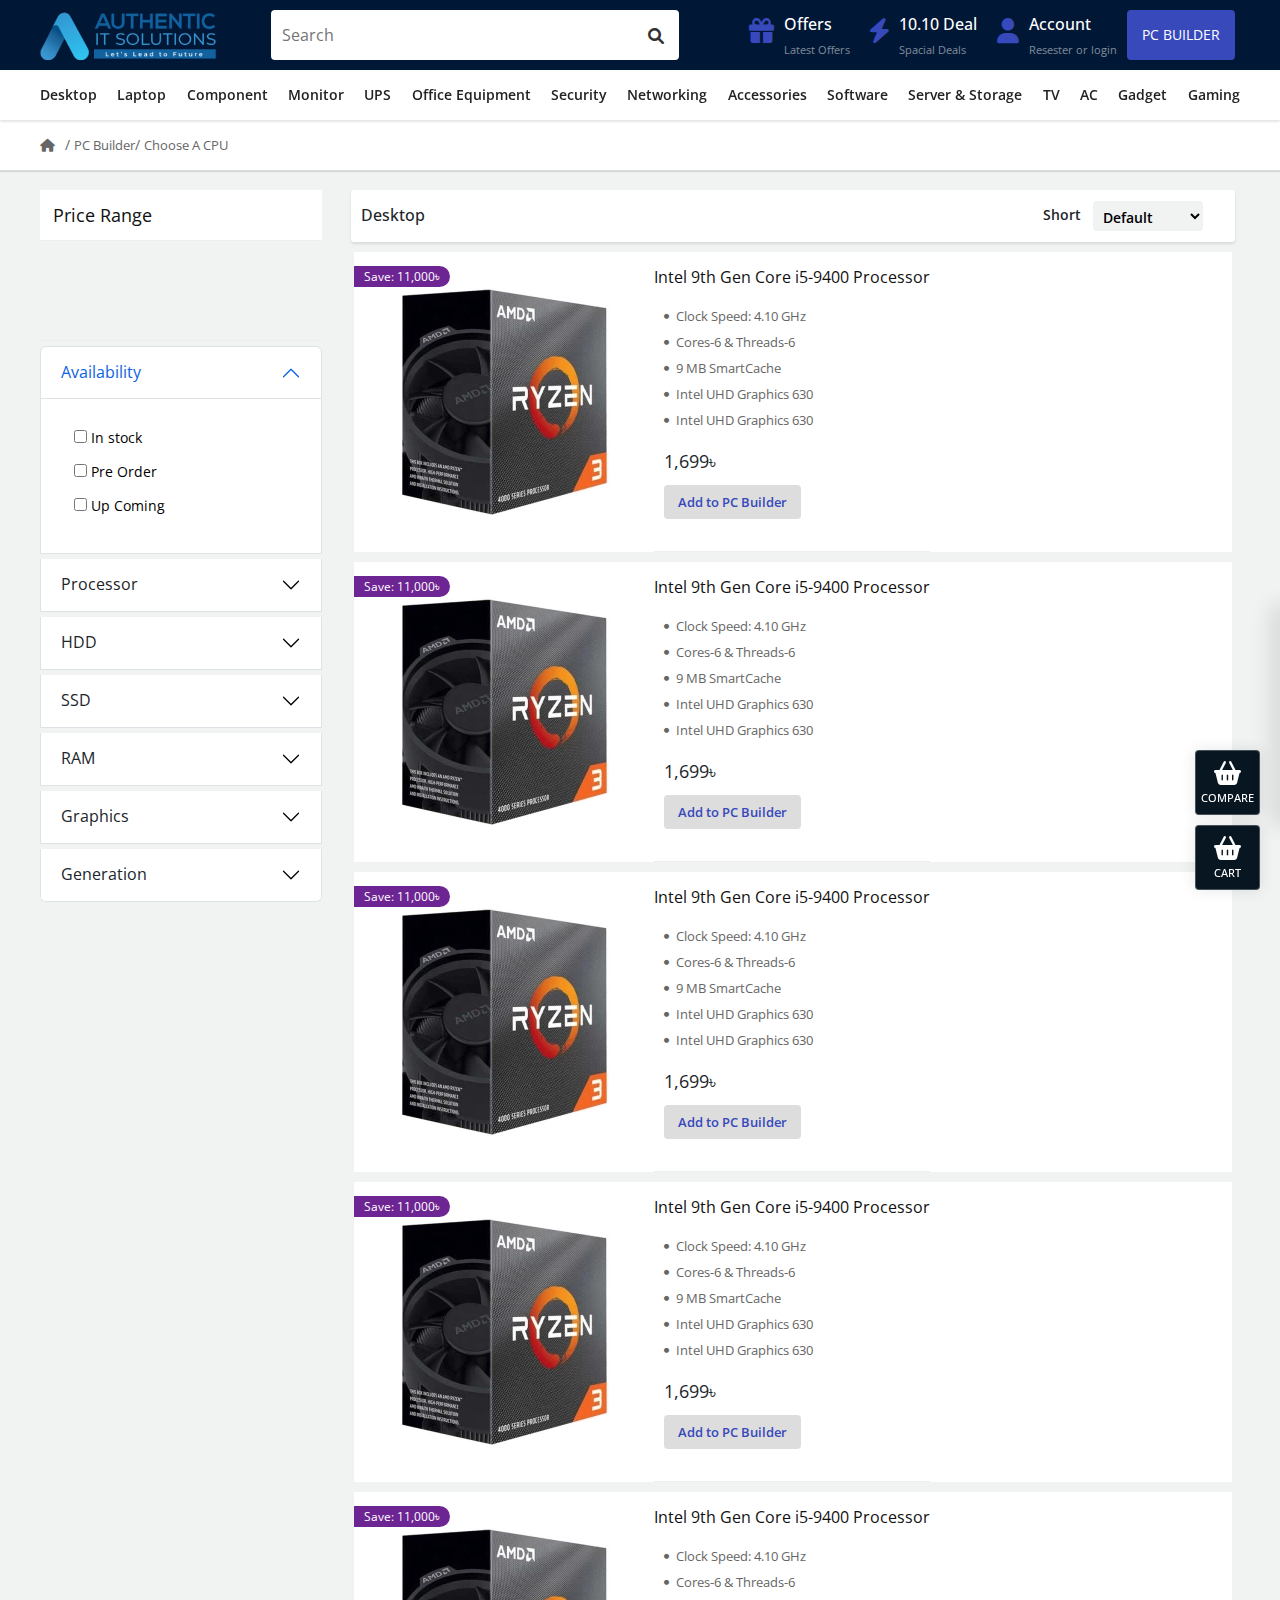
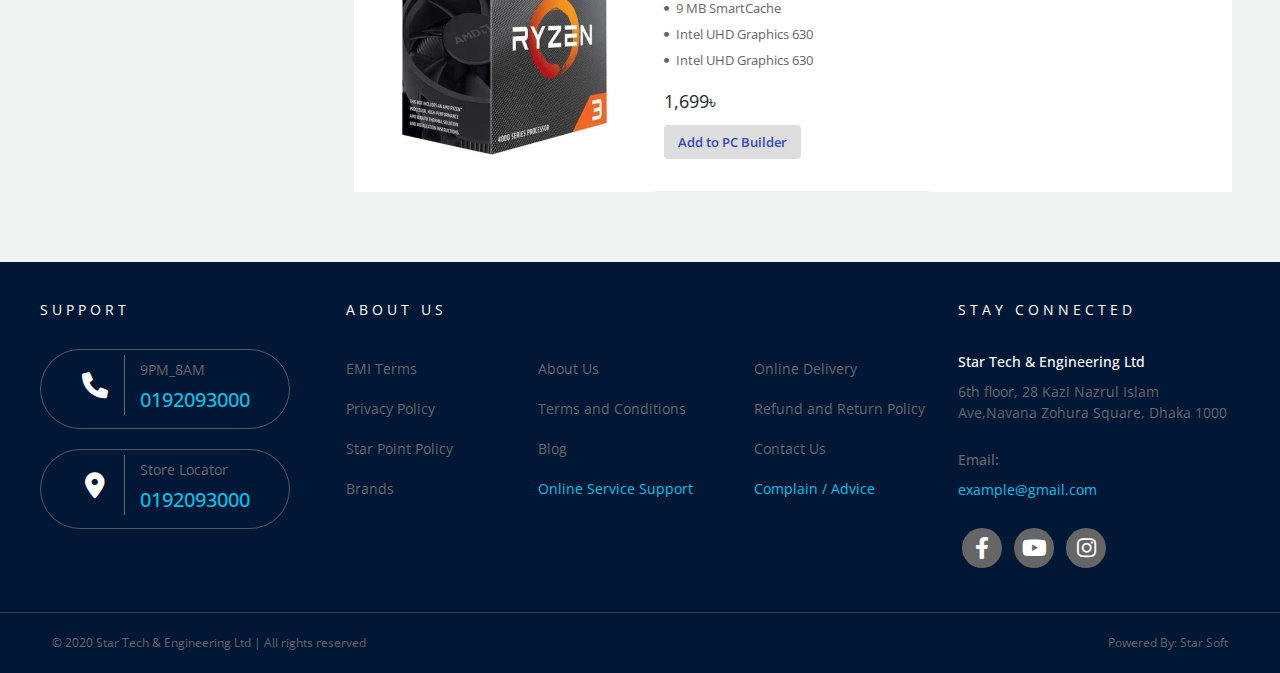
<file: pc-builder-select.html>
<!DOCTYPE html>
<html lang="en">

<head>
    <meta charset="UTF-8">
    <meta http-equiv="X-UA-Compatible" content="IE=edge">
    <meta name="viewport" content="width=device-width, initial-scale=1.0">
    <title>PC Builder Select</title>
    <link rel="stylesheet" href="css/bootstrap.min.css">
    <link rel="stylesheet" href="css/all.min.css">
    <link rel="stylesheet" href="css/style.css">
    <link rel="stylesheet" href="css/responsive.css">

</head>

<body>

    <!-- -------====== header section start  ======------- -->
    <header>
        <!-- large header start  -->
        <div class="header-top-area bg-area">
            <div class="container">
                <div class="header-top">
                    <div class="header-logo">
                        <a href="index.html"><img src="images/logo-2-300x85.png" alt=""></a>
                    </div>
                    <div class="header-search d-flex">
                        <input type="text" placeholder="Search">
                        <div class="search-icon">
                            <a href="#"> <i class="fa-solid fa-magnifying-glass"></i></a>
                        </div>
                    </div>

                    <div class="header-right">
                        <div class="icon-cards">
                            <div class="header-right-icon">
                                <a href="#"><i class="fa-solid fa-gift"></i></a>
                            </div>
                            <div class="header-right-content">
                                <a href="offers.html">
                                    <h3>Offers</h3>
                                </a>
                                <p>Latest Offers</p>
                            </div>
                        </div>

                        <div class="icon-cards">
                            <div class="header-right-icon">
                                <a href="#"><i class="fa-solid fa-bolt"></i></a>
                            </div>
                            <div class="header-right-content">
                                <a href="deals.html">
                                    <h3>10.10 Deal</h3>
                                </a>
                                <p>Spacial Deals</p>
                            </div>
                        </div>

                        <div class="icon-cards">
                            <div class="header-right-icon">
                                <a href="#"><i class="fa-solid fa-user"></i></a>
                            </div>
                            <div class="header-right-content">
                                <a href="account.html">
                                    <h3>Account</h3>
                                </a>
                                <p>Resester or login</p>
                            </div>
                        </div>

                        <div class="icon-cards">
                            <div class="header-right-search">
                                <a href="pc-builder.html" class="header-top-btn">PC Builder</a>
                            </div>
                        </div>
                    </div>
                </div>
            </div>
        </div>
        <!-- large header end  -->

        <!-- mb header start  -->
        <div class="mb-header-tab-area bg-area">
            <div class="container">
                <div class="mb-header-tab">
                    <label for="menu-bar">
                <i class="fa-solid fa-bars"></i>
               </label>
                    <div class="mb-header-logo">
                        <img src="images/logo-2-300x85.png" alt="">
                    </div>
                    <div class="mb-header-icon d-flex">
                        <div class="mbsearch d-flex">
                            <i class="fa-solid fa-magnifying-glass search"></i>
                            <input type="text" placeholder="Search" id="search">
                        </div>

                        <div class="btn-cart4" onclick="showMenu4()">
                            <i class="fa-solid fa-cart-shopping"></i>
                        </div>
                    </div>
                    <div class="cart-design4">
                        <div class="cart-header4">
                            <h2>YOUR CART</h2>
                            <span class="close4" onclick="closeMenu4()"> 
                            <i class="fa-solid fa-xmark"></i>
                        </span>
                        </div>
                        <div class="content4">
                            <div class="empty-content4">
                                <p>Your shopping cart is empty!</p>
                            </div>
                        </div>
                        <div class="cart-bottom4">
                            <div class="promotion-code4">
                                <div class="input-group4">
                                    <input type="text" placeholder="Promo code" id="">
                                    <span class="input-group-btn4">
                                    <button class="btn" type="submit">Apply</button>
                                </span>
                                </div>
                            </div>
                            <div class="total">
                                <div class="title">Sub-Total</div>
                                <div class="amount">0৳</div>
                            </div>
                            <div class="total">
                                <div class="title">Total</div>
                                <div class="amount">0৳</div>
                            </div>
                        </div>
                    </div>

                </div>
            </div>
        </div>
        <!-- mb header  end -->

        <!-- mb bottom tab end -->
        <div class="mb-bottom-tab-area bg-area">
            <div class="container">
                <div class="mb-bottom-tab">
                    <a href="offers.html">
                        <i class="fa-solid fa-gift"></i>
                        <h5>Offers</h5>
                    </a>
                    <a href="deals.html">
                        <i class="fa-solid fa-bolt"></i>
                        <h5>Deals</h5>
                    </a>
                    <a href="pc-builder.html">
                        <i class="fa-sharp fa-solid fa-desktop"></i>
                        <h5>PC Builder</h5>
                    </a>
                    <div class="fixed-btn-compare3">
                        <div class="btn-compare3" onclick="showMenu3()">
                            <i class="fa-solid fa-copy"></i>
                            <h5>Compare (0)</h5>
                        </div>
                        <div class="btn-compare-design3">
                            <div class="cart-header3">
                                <h2>Compare Product</h2>
                                <span class="btn-compare-close3" onclick="closeMenu3()">
                                <i class="fa-solid fa-xmark"></i>
                            </span>
                            </div>
                            <div class="empty-content3">
                                <p>Your compare list is empty</p>
                            </div>
                        </div>
                    </div>
                    <a href="account.html">
                        <i class="fa-solid fa-user"></i>
                        <h5>Account</h5>
                    </a>
                </div>
            </div>
        </div>
        <!-- mb bottom tab end -->

        <!-- mega start  -->
        <div class="teach-top-area bg-area">
            <div class="container">
                <input type="checkbox" id="menu-bar">
                <nav class="navber">
                    <ul>
                        <li><a href="desktop.html" class="menu">Desktop</a>
                            <ul class="desktop">
                                <li><a href="#">Special PC</a></li>
                                <li><a href="#">Star PC<i class="fas fa-caret-down"></i></a>
                                    <ul class="start-pc">
                                        <li> <a href="#">Intel PC</a></li>
                                        <li> <a href="#">RYZEN PC</a></li>
                                    </ul>
                                </li>
                                <li><a href="#">Gaming PC<i class="fas fa-caret-down"></i></a>
                                    <ul class="gamming-pc">
                                        <li><a href="#">Intel PC</a></li>
                                        <li><a href="#">RYZEN PC</a></li>
                                    </ul>
                                </li>
                                <li><a href="#"> Brand PC<i class="fas fa-caret-down"></i></a>
                                    <ul class="brand-pc">
                                        <li><a href="#">Acer</a></li>
                                        <li><a href="#">Asus</a></li>
                                        <li><a href="#">Dell</a></li>
                                        <li><a href="#"> HP</a></li>
                                        <li><a href="#">Lenovo</a></li>
                                        <li><a href="#">Walton</a></li>
                                    </ul>
                                </li>
                                <li><a href="#">All in one PC<i class="fas fa-caret-down"></i></a>
                                    <ul class="all-in">
                                        <li><a href="#">DELL</a></li>
                                        <li><a href="#">i-Life</a></li>
                                        <li><a href="#"> HP</a></li>
                                        <li><a href="#">ASUS</a></li>
                                        <li><a href="#">LENOVO</a></li>
                                    </ul>
                                </li>
                                <li><a href="#">Portable Mini PC<i class="fas fa-caret-down"></i></a>
                                    <ul class="portable">
                                        <li><a href="#">Asus</a></li>
                                        <li><a href="#">Intel</a></li>
                                        <li><a href="#"> GIGABYTE</a></li>
                                        <li><a href="#">Zotac</a></li>
                                        <li><a href="#">Chuwi</a></li>
                                    </ul>
                                </li>
                                <li><a href="#">Apple Mac Mini</a></li>
                                <li><a href="#">Apple iMac</a></li>
                                <li><a href="#">Apple Mac Studio</a></li>
                                <li><a href="#">Budget PC</a></li>
                                <li><a href="#">Show All Desktop</a></li>
                            </ul>
                        </li>

                        <!-- laptop drop-down start  -->
                        <li><a href="" class="menu">Laptop</a>
                            <ul class="lapotop">
                                <li><a href="#">All Laptop<i class="fas fa-caret-down"></i></a>
                                    <ul class="all-laptop">
                                        <li><a href="#">Asus</a></li>
                                        <li><a href="#">Razer</a></li>
                                        <li><a href="#">MacBook</a></li>
                                        <li><a href="#"> Microsoft</a></li>
                                        <li><a href="#">HP</a></li>
                                        <li><a href="#">Dell</a></li>
                                        <li><a href="#">Lenovo</a></li>
                                        <li><a href="#">Asus</a></li>
                                        <li><a href="#">Acer</a></li>
                                        <li><a href="#"> MSI</a></li>
                                        <li><a href="#">Gigabyte</a></li>
                                        <li><a href="#">Huawei</a></li>
                                        <li><a href="#">AVITA_Laptop</a></li>
                                        <li><a href="#">Xiaomi</a></li>
                                        <li><a href="#">Realme</a></li>
                                        <li><a href="#">Samsung</a></li>
                                        <li><a href="#">Walton</a></li>
                                    </ul>
                                </li>
                                <li><a href="#">Gaming Laptop<i class="fas fa-caret-down"></i></a>
                                    <ul class="gaming-laptop">
                                        <li><a href="#">RAZER</a></li>
                                        <li><a href="#">HP</a></li>
                                        <li><a href="#"> Asus</a></li>
                                        <li><a href="#">MSI</a></li>
                                        <li><a href="#"> GIGABYTE</a></li>
                                        <li><a href="#">Acer</a></li>
                                        <li><a href="#">Dell</a></li>
                                        <li><a href="#">Lenovo</a></li>
                                    </ul>
                                </li>
                                <li><a href="#">Premium Ultrabook</a></li>
                                <li><a href="#">Laptop Bag</a></li>
                                <li><a href="#">External Graphics Enclosure</a></li>
                                <li><a href="#">Laptop Accessories</a></li>
                                <li><a href="#">Show All Laptop</a></li>
                            </ul>
                        </li>

                        <!-- Component drop-down start  -->
                        <li><a href="" class="menu">Component</a>
                            <ul>
                                <li><a href="#">Premium Ultrabook</a></li>
                                <li><a href="#">Laptop Bag</a></li>
                                <li><a href="#">External Graphics Enclosure</a></li>
                                <li><a href="#">Laptop Accessories</a></li>
                                <li><a href="#">Show All Laptop</a></li>
                            </ul>
                        </li>

                        <!-- Monitor drop-down start  -->
                        <li><a href="" class="menu">Monitor</a>
                            <ul>
                                <li><a href="#">Premium Ultrabook</a></li>
                                <li><a href="#">Laptop Bag</a></li>
                                <li><a href="#">External Graphics Enclosure</a></li>
                                <li><a href="#">Laptop Accessories</a></li>
                                <li><a href="#">Show All Laptop</a></li>
                            </ul>
                        </li>
                        <!-- UPS drop-down start  -->
                        <li><a href="" class="menu">UPS</a>
                            <ul>
                                <li><a href="#">Premium Ultrabook</a></li>
                                <li><a href="#">Laptop Bag</a></li>
                                <li><a href="#">External Graphics Enclosure</a></li>
                                <li><a href="#">Laptop Accessories</a></li>
                                <li><a href="#">Show All Laptop</a></li>
                            </ul>
                        </li>
                        <li><a href="" class="menu">Office Equipment</a>
                            <ul>
                                <li><a href="#">Premium Ultrabook</a></li>
                                <li><a href="#">Laptop Bag</a></li>
                                <li><a href="#">External Graphics Enclosure</a></li>
                                <li><a href="#">Laptop Accessories</a></li>
                                <li><a href="#">Show All Laptop</a></li>
                            </ul>
                        </li>

                        <li><a href="" class="menu">Security</a>
                            <ul>
                                <li><a href="#">Premium Ultrabook</a></li>
                                <li><a href="#">Laptop Bag</a></li>
                                <li><a href="#">External Graphics Enclosure</a></li>
                                <li><a href="#">Laptop Accessories</a></li>
                                <li><a href="#">Show All Laptop</a></li>
                            </ul>
                        </li>

                        <li><a href="" class="menu">Networking</a>
                            <ul>
                                <li><a href="#">Premium Ultrabook</a></li>
                                <li><a href="#">Laptop Bag</a></li>
                                <li><a href="#">External Graphics Enclosure</a></li>
                                <li><a href="#">Laptop Accessories</a></li>
                                <li><a href="#">Show All Laptop</a></li>
                            </ul>
                        </li>

                        <li><a href="" class="menu">Accessories</a>
                            <ul>
                                <li><a href="#">Premium Ultrabook</a></li>
                                <li><a href="#">Laptop Bag</a></li>
                                <li><a href="#">External Graphics Enclosure</a></li>
                                <li><a href="#">Laptop Accessories</a></li>
                                <li><a href="#">Show All Laptop</a></li>
                            </ul>
                        </li>

                        <li><a href="" class="menu">Software</a>
                            <ul>
                                <li><a href="#">Premium Ultrabook</a></li>
                                <li><a href="#">Laptop Bag</a></li>
                                <li><a href="#">External Graphics Enclosure</a></li>
                                <li><a href="#">Laptop Accessories</a></li>
                                <li><a href="#">Show All Laptop</a></li>
                            </ul>
                        </li>

                        <li><a href="" class="menu">Server & Storage</a>
                            <ul>
                                <li><a href="#">Premium Ultrabook</a></li>
                                <li><a href="#">Laptop Bag</a></li>
                                <li><a href="#">External Graphics Enclosure</a></li>
                                <li><a href="#">Laptop Accessories</a></li>
                                <li><a href="#">Show All Laptop</a></li>
                            </ul>
                        </li>

                        <li><a href="" class="menu">TV</a>
                            <ul>
                                <li><a href="#">Premium Ultrabook</a></li>
                                <li><a href="#">Laptop Bag</a></li>
                                <li><a href="#">External Graphics Enclosure</a></li>
                                <li><a href="#">Laptop Accessories</a></li>
                                <li><a href="#">Show All Laptop</a></li>
                            </ul>
                        </li>

                        <li><a href="" class="menu">AC</a>
                            <ul>
                                <li><a href="#">Premium Ultrabook</a></li>
                                <li><a href="#">Laptop Bag</a></li>
                                <li><a href="#">External Graphics Enclosure</a></li>
                                <li><a href="#">Laptop Accessories</a></li>
                                <li><a href="#">Show All Laptop</a></li>
                            </ul>
                        </li>

                        <li><a href="" class="menu">Gadget</a>
                            <ul class="gadget">
                                <li><a href="#">Premium Ultrabook</a></li>
                                <li><a href="#">Laptop Bag</a></li>
                                <li><a href="#">External Graphics Enclosure</a></li>
                                <li><a href="#">Laptop Accessories</a></li>
                                <li><a href="#">Show All Laptop</a></li>
                            </ul>
                        </li>

                        <li><a href="" class="menu">Gaming</a>
                            <ul class="gaming">
                                <li><a href="#">Premium Ultrabook</a></li>
                                <li><a href="#">Laptop Bag</a></li>
                                <li><a href="#">External Graphics Enclosure</a></li>
                                <li><a href="#">Laptop Accessories</a></li>
                                <li><a href="#">Show All Laptop</a></li>
                            </ul>
                        </li>
                    </ul>
                </nav>
            </div>
        </div>
        <!-- mega end  -->
    </header>
    <!-- -------====== header section end  ======------- -->

    <!-- -------====== desktop section start  ======------- -->
    <section class="offer-area desktop-area bg-area">
        <div class="container">
            <div class="row">
                <div class="col-12">
                    <ul class="offer-content d-flex">
                        <li>
                            <a href="#">
                                <i class="fa-solid fa-house"></i></a>
                        </li>
                        <li> /
                            <a href="#" class="offer-slash">PC Builder</a>
                        </li>
                        <li> /
                            <a href="#" class="offer-slash">Choose A CPU</a>
                        </li>
                    </ul>
                </div>
            </div>
        </div>
    </section>
    <!-- -------====== desktop section end  ======------- -->

    <!-- -------====== desktop card start  ======------- -->
    <section class="pc-builder-select-area mega-area bg-area">
        <div class="container">
            <div class="row">
                <div class="col-lg-3">
                    <div class="price-range">
                        <div class="range-header">
                            <span>Price Range</span>
                        </div>
                        <div class="ragne-label">

                        </div>
                        <div class="range-filter-group">
                            <div class="accordion" id="accordionPanelsStayOpenExample">
                                <div class="accordion-item">
                                    <h2 class="accordion-header" id="panelsStayOpen-headingOne">
                                        <button class="accordion-button" type="button" data-bs-toggle="collapse" data-bs-target="#panelsStayOpen-collapseOne" aria-expanded="true" aria-controls="panelsStayOpen-collapseOne">
                                            Availability
                                    </button>
                                    </h2>
                                    <div id="panelsStayOpen-collapseOne" class="accordion-collapse collapse show" aria-labelledby="panelsStayOpen-headingOne">
                                        <div class="accordion-body">
                                            <div class="items">
                                                <label for=""> 
                                                    <input type="checkbox" name="status" value="7">
                                                    <span>In stock</span>
                                                </label>
                                                <label for=""> 
                                                    <input type="checkbox" name="status" value="8">
                                                    <span>Pre Order</span>
                                                </label>
                                                <label for=""> 
                                                    <input type="checkbox" name="status" value="9">
                                                    <span>Up Coming</span>
                                                </label>
                                            </div>
                                        </div>
                                    </div>
                                </div>
                                <!-- Processor -->
                                <div class="accordion-item">
                                    <h2 class="accordion-header" id="panelsStayOpen-headingTwo">
                                        <button class="accordion-button collapsed" type="button" data-bs-toggle="collapse" data-bs-target="#panelsStayOpen-collapseTwo" aria-expanded="false" aria-controls="panelsStayOpen-collapseTwo">
                                      Processor
                                    </button>
                                    </h2>
                                    <div id="panelsStayOpen-collapseTwo" class="accordion-collapse collapse" aria-labelledby="panelsStayOpen-headingTwo">
                                        <div class="accordion-body">
                                            <div class="items">
                                                <label for=""> 
                                                    <input type="checkbox" name="status" value="7">
                                                    <span>Intel</span>
                                                </label>
                                                <label for=""> 
                                                    <input type="checkbox" name="status" value="8">
                                                    <span>Ryzen</span>
                                                </label>
                                                <label for=""> 
                                                    <input type="checkbox" name="status" value="9">
                                                    <span>Intel Xeon</span>
                                                </label>
                                                <label for=""> 
                                                    <input type="checkbox" name="status" value="10">
                                                    <span>M1</span>
                                                </label>
                                            </div>
                                        </div>
                                    </div>
                                </div>
                                <!-- HDD -->
                                <div class="accordion-item">
                                    <h2 class="accordion-header" id="panelsStayOpen-headingThree">
                                        <button class="accordion-button collapsed" type="button" data-bs-toggle="collapse" data-bs-target="#panelsStayOpen-collapseThree" aria-expanded="false" aria-controls="panelsStayOpen-collapseThree">
                                      HDD
                                    </button>
                                    </h2>
                                    <div id="panelsStayOpen-collapseThree" class="accordion-collapse collapse" aria-labelledby="panelsStayOpen-headingThree">
                                        <div class="accordion-body">
                                            <div class="items">
                                                <label for=""> 
                                                    <input type="checkbox" name="status" value="7">
                                                    <span>Up to 500GB</span>
                                                </label>
                                                <label for=""> 
                                                    <input type="checkbox" name="status" value="8">
                                                    <span>1TB</span>
                                                </label>
                                                <label for=""> 
                                                    <input type="checkbox" name="status" value="9">
                                                    <span>2TB</span>
                                                </label>
                                                <label for=""> 
                                                    <input type="checkbox" name="status" value="10">
                                                    <span>3TB</span>
                                                </label>
                                                <label for=""> 
                                                    <input type="checkbox" name="status" value="11">
                                                    <span>4TB</span>
                                                </label>
                                                <label for=""> 
                                                    <input type="checkbox" name="status" value="12">
                                                    <span>6TB & Above</span>
                                                </label>
                                            </div>
                                        </div>
                                    </div>
                                </div>
                                <!-- SSD -->
                                <div class="accordion-item">
                                    <h2 class="accordion-header" id="panelsStayOpen-headingFour">
                                        <button class="accordion-button collapsed" type="button" data-bs-toggle="collapse" data-bs-target="#panelsStayOpen-collapseFour" aria-expanded="false" aria-controls="panelsStayOpen-collapseFour">
                                      SSD
                                    </button>
                                    </h2>
                                    <div id="panelsStayOpen-collapseFour" class="accordion-collapse collapse" aria-labelledby="panelsStayOpen-headingFour">
                                        <div class="accordion-body">
                                            <div class="items">
                                                <label for=""> 
                                                    <input type="checkbox" name="status" value="7">
                                                    <span>Up to 120GB SSD</span>
                                                </label>
                                                <label for=""> 
                                                    <input type="checkbox" name="status" value="8">
                                                    <span>Up to 256GB SSD</span>
                                                </label>
                                                <label for=""> 
                                                    <input type="checkbox" name="status" value="9">
                                                    <span>Up to 512GB SSD</span>
                                                </label>
                                                <label for=""> 
                                                    <input type="checkbox" name="status" value="10">
                                                    <span>Up to 1TB & Above</span>
                                                </label>
                                            </div>
                                        </div>
                                    </div>
                                </div>
                                <!-- RAM -->
                                <div class="accordion-item">
                                    <h2 class="accordion-header" id="panelsStayOpen-headingFive">
                                        <button class="accordion-button collapsed" type="button" data-bs-toggle="collapse" data-bs-target="#panelsStayOpen-collapseFive" aria-expanded="false" aria-controls="panelsStayOpen-collapseFive">
                                     RAM
                                    </button>
                                    </h2>
                                    <div id="panelsStayOpen-collapseFive" class="accordion-collapse collapse" aria-labelledby="panelsStayOpen-headingFive">
                                        <div class="accordion-body">
                                            <div class="items">
                                                <label for=""> 
                                                    <input type="checkbox" name="status" value="7">
                                                    <span>Up to 2GB</span>
                                                </label>
                                                <label for=""> 
                                                    <input type="checkbox" name="status" value="8">
                                                    <span>4GB</span>
                                                </label>
                                                <label for=""> 
                                                    <input type="checkbox" name="status" value="9">
                                                    <span>6GB</span>
                                                </label>
                                                <label for=""> 
                                                    <input type="checkbox" name="status" value="10">
                                                    <span>8GB</span>
                                                </label>
                                                <label for=""> 
                                                    <input type="checkbox" name="status" value="11">
                                                    <span>16GB</span>
                                                </label>
                                                <label for=""> 
                                                    <input type="checkbox" name="status" value="12">
                                                    <span>32GB & Above</span>
                                                </label>
                                            </div>
                                        </div>
                                    </div>
                                </div>
                                <!-- Graphics -->
                                <div class="accordion-item">
                                    <h2 class="accordion-header" id="panelsStayOpen-headingSix">
                                        <button class="accordion-button collapsed" type="button" data-bs-toggle="collapse" data-bs-target="#panelsStayOpen-collapseSix" aria-expanded="false" aria-controls="panelsStayOpen-collapseSix">
                                      Graphics 
                                    </button>
                                    </h2>
                                    <div id="panelsStayOpen-collapseSix" class="accordion-collapse collapse" aria-labelledby="panelsStayOpen-headingSix">
                                        <div class="accordion-body">
                                            <div class="items">
                                                <label for=""> 
                                                    <input type="checkbox" name="status" value="7">
                                                    <span>Intel HD</span>
                                                </label>
                                                <label for=""> 
                                                    <input type="checkbox" name="status" value="8">
                                                    <span>2GB</span>
                                                </label>
                                                <label for=""> 
                                                    <input type="checkbox" name="status" value="9">
                                                    <span>4GB</span>
                                                </label>
                                                <label for=""> 
                                                    <input type="checkbox" name="status" value="10">
                                                    <span>6GB</span>
                                                </label>
                                                <label for=""> 
                                                    <input type="checkbox" name="status" value="11">
                                                    <span>8GB & Above</span>
                                                </label>
                                            </div>
                                        </div>
                                    </div>
                                </div>
                                <!-- generation -->
                                <div class="accordion-item">
                                    <h2 class="accordion-header" id="panelsStayOpen-headingSeven">
                                        <button class="accordion-button collapsed" type="button" data-bs-toggle="collapse" data-bs-target="#panelsStayOpen-collapseSeven" aria-expanded="false" aria-controls="panelsStayOpen-collapseSeven">
                                      Generation
                                    </button>
                                    </h2>
                                    <div id="panelsStayOpen-collapseSeven" class="accordion-collapse collapse" aria-labelledby="panelsStayOpen-headingSeven">
                                        <div class="accordion-body">
                                            <div class="items">
                                                <label for=""> 
                                                    <input type="checkbox" name="status" value="7">
                                                    <span>Up to 5th Gen</span>
                                                </label>
                                                <label for=""> 
                                                    <input type="checkbox" name="status" value="8">
                                                    <span>6th Gen</span>
                                                </label>
                                                <label for=""> 
                                                    <input type="checkbox" name="status" value="9">
                                                    <span>7th Gen</span>
                                                </label>
                                                <label for=""> 
                                                    <input type="checkbox" name="status" value="10">
                                                    <span>8th Gen</span>
                                                </label>
                                                <label for=""> 
                                                    <input type="checkbox" name="status" value="11">
                                                    <span>9th Gen</span>
                                                </label>
                                                <label for=""> 
                                                    <input type="checkbox" name="status" value="12">
                                                    <span>10th Gen</span>
                                                </label>
                                                <label for=""> 
                                                    <input type="checkbox" name="status" value="13">
                                                    <span>11th Gen</span>
                                                </label>
                                                <label for=""> 
                                                    <input type="checkbox" name="status" value="14">
                                                    <span>12th Gen</span>
                                                </label>
                                            </div>
                                        </div>
                                    </div>
                                </div>

                            </div>
                        </div>
                    </div>
                </div>
                <div class="col-lg-9">
                    <div class="pc-builder-select-card-top">
                        <div class="row">
                            <div class="col-lg-12 col-md-12 col-sm-12">
                                <div class="d-card-content">
                                    <h3 class="desktop-left">Desktop</h3>
                                    <div class="desktop-right">
                                        <div class="form-group d-flex">
                                            <label for="">Short</label>
                                            <div class="custom-select">
                                                <select name="" id="">
                                                    <option value="">Default</option>
                                                    <option value="">Price (Low > high)</option>
                                                    <option value="">Price (high > low)</option>
                                                </select>
                                            </div>
                                        </div>
                                    </div>
                                </div>
                            </div>
                        </div>
                    </div>
                    <div class="pc-builder-select-product">
                        <div class="pc-builder-select-card">
                            <div class="product-save">
                                <span>Save: 11,000৳</span>
                            </div>
                            <div class="pc-builder-select-img">
                                <a href="product-card.html">
                                    <img src="images/pc-builder-select-img.jpg" alt="mega-laptop-1">
                                </a>
                            </div>
                            <div class="pc-builder-select-content">
                                <h2>
                                    <a href="product-card.html" class="product-header">Intel 9th Gen Core i5-9400 Processor</a>
                                </h2>
                                <ul class="description">
                                    <li>
                                        <i class="fa-solid fa-circle"></i>
                                        <span>Clock Speed: 4.10 GHz</span>
                                    </li>
                                    <li>
                                        <i class="fa-solid fa-circle"></i>
                                        <span>Cores-6 & Threads-6</span>
                                    </li>
                                    <li>
                                        <i class="fa-solid fa-circle"></i>
                                        <span>9 MB SmartCache</span>
                                    </li>
                                    <li>
                                        <i class="fa-solid fa-circle"></i>
                                        <span>Intel UHD Graphics 630</span>
                                    </li>
                                    <li>
                                        <i class="fa-solid fa-circle"></i>
                                        <span>Intel UHD Graphics 630</span>
                                    </li>
                                </ul>
                                <div class="product-price">
                                    <span class="product-price-new">1,699৳</span>
                                </div>
                                <div class="actions">
                                    <a href="" class="buy-btn">Add to PC Builder</a>
                                </div>
                            </div>
                        </div>
                        <div class="pc-builder-select-card">
                            <div class="product-save">
                                <span>Save: 11,000৳</span>
                            </div>
                            <div class="pc-builder-select-img">
                                <a href="product-card.html">
                                    <img src="images/pc-builder-select-img.jpg" alt="mega-laptop-1">
                                </a>
                            </div>
                            <div class="pc-builder-select-content">
                                <h2>
                                    <a href="product-card.html" class="product-header">Intel 9th Gen Core i5-9400 Processor</a>
                                </h2>
                                <ul class="description">
                                    <li>
                                        <i class="fa-solid fa-circle"></i>
                                        <span>Clock Speed: 4.10 GHz</span>
                                    </li>
                                    <li>
                                        <i class="fa-solid fa-circle"></i>
                                        <span>Cores-6 & Threads-6</span>
                                    </li>
                                    <li>
                                        <i class="fa-solid fa-circle"></i>
                                        <span>9 MB SmartCache</span>
                                    </li>
                                    <li>
                                        <i class="fa-solid fa-circle"></i>
                                        <span>Intel UHD Graphics 630</span>
                                    </li>
                                    <li>
                                        <i class="fa-solid fa-circle"></i>
                                        <span>Intel UHD Graphics 630</span>
                                    </li>
                                </ul>
                                <div class="product-price">
                                    <span class="product-price-new">1,699৳</span>
                                </div>
                                <div class="actions">
                                    <a href="" class="buy-btn">Add to PC Builder</a>
                                </div>
                            </div>
                        </div>
                        <div class="pc-builder-select-card">
                            <div class="product-save">
                                <span>Save: 11,000৳</span>
                            </div>
                            <div class="pc-builder-select-img">
                                <a href="product-card.html">
                                    <img src="images/pc-builder-select-img.jpg" alt="mega-laptop-1">
                                </a>
                            </div>
                            <div class="pc-builder-select-content">
                                <h2>
                                    <a href="product-card.html" class="product-header">Intel 9th Gen Core i5-9400 Processor</a>
                                </h2>
                                <ul class="description">
                                    <li>
                                        <i class="fa-solid fa-circle"></i>
                                        <span>Clock Speed: 4.10 GHz</span>
                                    </li>
                                    <li>
                                        <i class="fa-solid fa-circle"></i>
                                        <span>Cores-6 & Threads-6</span>
                                    </li>
                                    <li>
                                        <i class="fa-solid fa-circle"></i>
                                        <span>9 MB SmartCache</span>
                                    </li>
                                    <li>
                                        <i class="fa-solid fa-circle"></i>
                                        <span>Intel UHD Graphics 630</span>
                                    </li>
                                    <li>
                                        <i class="fa-solid fa-circle"></i>
                                        <span>Intel UHD Graphics 630</span>
                                    </li>
                                </ul>
                                <div class="product-price">
                                    <span class="product-price-new">1,699৳</span>
                                </div>
                                <div class="actions">
                                    <a href="" class="buy-btn">Add to PC Builder</a>
                                </div>
                            </div>
                        </div>
                        <div class="pc-builder-select-card">
                            <div class="product-save">
                                <span>Save: 11,000৳</span>
                            </div>
                            <div class="pc-builder-select-img">
                                <a href="product-card.html">
                                    <img src="images/pc-builder-select-img.jpg" alt="mega-laptop-1">
                                </a>
                            </div>
                            <div class="pc-builder-select-content">
                                <h2>
                                    <a href="product-card.html" class="product-header">Intel 9th Gen Core i5-9400 Processor</a>
                                </h2>
                                <ul class="description">
                                    <li>
                                        <i class="fa-solid fa-circle"></i>
                                        <span>Clock Speed: 4.10 GHz</span>
                                    </li>
                                    <li>
                                        <i class="fa-solid fa-circle"></i>
                                        <span>Cores-6 & Threads-6</span>
                                    </li>
                                    <li>
                                        <i class="fa-solid fa-circle"></i>
                                        <span>9 MB SmartCache</span>
                                    </li>
                                    <li>
                                        <i class="fa-solid fa-circle"></i>
                                        <span>Intel UHD Graphics 630</span>
                                    </li>
                                    <li>
                                        <i class="fa-solid fa-circle"></i>
                                        <span>Intel UHD Graphics 630</span>
                                    </li>
                                </ul>
                                <div class="product-price">
                                    <span class="product-price-new">1,699৳</span>
                                </div>
                                <div class="actions">
                                    <a href="" class="buy-btn">Add to PC Builder</a>
                                </div>
                            </div>
                        </div>
                        <div class="pc-builder-select-card">
                            <div class="product-save">
                                <span>Save: 11,000৳</span>
                            </div>
                            <div class="pc-builder-select-img">
                                <a href="product-card.html">
                                    <img src="images/pc-builder-select-img.jpg" alt="mega-laptop-1">
                                </a>
                            </div>
                            <div class="pc-builder-select-content">
                                <h2>
                                    <a href="product-card.html" class="product-header">Intel 9th Gen Core i5-9400 Processor</a>
                                </h2>
                                <ul class="description">
                                    <li>
                                        <i class="fa-solid fa-circle"></i>
                                        <span>Clock Speed: 4.10 GHz</span>
                                    </li>
                                    <li>
                                        <i class="fa-solid fa-circle"></i>
                                        <span>Cores-6 & Threads-6</span>
                                    </li>
                                    <li>
                                        <i class="fa-solid fa-circle"></i>
                                        <span>9 MB SmartCache</span>
                                    </li>
                                    <li>
                                        <i class="fa-solid fa-circle"></i>
                                        <span>Intel UHD Graphics 630</span>
                                    </li>
                                    <li>
                                        <i class="fa-solid fa-circle"></i>
                                        <span>Intel UHD Graphics 630</span>
                                    </li>
                                </ul>
                                <div class="product-price">
                                    <span class="product-price-new">1,699৳</span>
                                </div>
                                <div class="actions">
                                    <a href="" class="buy-btn">Add to PC Builder</a>
                                </div>
                            </div>
                        </div>
                    </div>
                </div>
            </div>
        </div>
    </section>
    <!-- -------====== desktop card end  ======------- -->

    <!---------====== scroll button start  ======--------->
    <section class="scroll-button-area bg-area">
        <div class="container">
            <button type="button" class="scroll-btn btn" id="btn-back-to-top">
             <i class="fas fa-arrow-up"></i>
            </button>
        </div>
    </section>
    <!---------====== scroll button end  ======--------->

    <!-- -------====== fixed-btn start ======------- -->
    <section class="fixed-btn-area bg-area">
        <div class="fixed-btn-area bg-area">
            <div class="fixed-btn-compare">
                <div class="btn-compare" onclick="showMenu()">
                    <i class="fa-solid fa-basket-shopping"></i>
                    <h3>Compare</h3>
                </div>
                <div class="btn-compare-design">
                    <div class="cart-header">
                        <h2>Compare Product</h2>
                        <span class="btn-compare-close" onclick="closeMenu()">
                <i class="fa-solid fa-xmark"></i>
            </span>
                    </div>
                    <div class="empty-content">
                        <p>Your compare list is empty!</p>
                    </div>
                </div>
            </div>
        </div>
        <!-- cart  -->
        <div class="ticon2 btn-cart" onclick="showMenu2()">
            <i class="fa-solid fa-basket-shopping"></i>
            <h3>Cart</h3>
        </div>
        <div class="cart-design">
            <div class="cart-header">
                <h2>YOUR CART</h2>
                <span class="mc-toggler loaded close close2" onclick="closeMenu2()">
            <i class="fa-solid fa-xmark"></i>
        </span>
            </div>
            <div class="content">
                <div class="empty-content">
                    <p>Your shopping cart is empty!</p>
                </div>
            </div>
            <div class="cart-bottom footer">
                <div class="promotion-code">
                    <div class="input-group">
                        <input type="text" placeholder="Promo Code" id="">
                        <span class="input-group-btn"><button class="btn" type="submit">Apply</button></span>
                    </div>
                </div>
                <div class="total">
                    <div class="title">Sub-Total</div>
                    <div class="amount">0৳</div>
                </div>
                <div class="total">
                    <div class="title">Total</div>
                    <div class="amount">0৳</div>
                </div>
            </div>
        </div>
    </section>
    <!-- -------====== fixed-btn start ======------- -->

    <!-- -------====== footer section start ======------- -->
    <footer class="footer-area bg-area">
        <div class="container">
            <div class="row footer d-flex">
                <div class="col-lg-3 col-md-12 col-sm-12">
                    <div class="footer-header">
                        <h3>SUPPORT</h3>
                    </div>
                    <div class="row">
                        <div class="col-12">
                            <div class="footer-btn">
                                <a href="#" class="footer-contact-btn d-flex">
                                    <div class="contact-icon">
                                        <i class="fa-solid fa-phone"></i>
                                    </div>
                                    <div class="footer-content">
                                        <span>9PM_8AM</span>
                                        <h4>0192093000</h4>
                                    </div>
                                </a>
                                <a href="#" class="footer-contact-btn d-flex">
                                    <div class="contact-icon">
                                        <i class="fa-solid fa-location-dot"></i>
                                    </div>
                                    <div class="footer-content">
                                        <span>Store Locator</span>
                                        <h4>0192093000</h4>
                                    </div>
                                </a>
                            </div>
                        </div>
                    </div>
                </div>
                <div class="col-lg-6 col-md-12 col-sm-12">
                    <div class="footer-header">
                        <h3>ABOUT US</h3>
                    </div>
                    <div class="row footer-wedget">
                        <div class="footer-md">
                            <ul class="footer-link">
                                <li><a href="#">EMI Terms</a></li>
                                <li><a href="#">About Us</a></li>
                                <li><a href="# ">Online Delivery</a></li>
                                <li><a href="#">Privacy Policy</a></li>
                                <li><a href="#">Terms and Conditions</a></li>
                                <li><a href="# ">Refund and Return Policy</a></li>
                                <li><a href="#">Star Point Policy</a></li>
                                <li><a href="#">Blog</a></li>
                                <li><a href="# ">Contact Us</a></li>
                                <li><a href="#">Brands</a></li>
                                <li><a href="#" style="color: #0bc1e9;">Online Service Support</a></li>
                                <li><a href="# " style="color: #0bc1e9; ">Complain / Advice</a></li>
                            </ul>
                        </div>
                        <div class="col-lg-4 col-sm-12">
                            <ul class="footer-link">
                                <li><a href="#">EMI Terms</a></li>
                                <li><a href="#">Privacy Policy</a></li>
                                <li><a href="#">Star Point Policy</a></li>
                                <li><a href="#">Brands</a></li>
                            </ul>
                        </div>
                        <div class="col-lg-4 col-sm-12 p-0">
                            <ul class="footer-link">
                                <li><a href="#">About Us</a></li>
                                <li><a href="#">Terms and Conditions</a></li>
                                <li><a href="#">Blog</a></li>
                                <li><a href="#" style="color: #0bc1e9;">Online Service Support</a></li>
                            </ul>
                        </div>
                        <div class="col-lg-4 col-sm-12">
                            <ul class="footer-link">
                                <li><a href="# ">Online Delivery</a></li>
                                <li><a href="# ">Refund and Return Policy</a></li>
                                <li><a href="# ">Contact Us</a></li>
                                <li><a href="# " style="color: #0bc1e9; ">Complain / Advice</a></li>
                            </ul>
                        </div>
                    </div>
                </div>

                <div class="col-lg-3 col-md-12 col-sm-12">
                    <div class="footer-header ">
                        <h3>STAY CONNECTED</h3>
                    </div>
                    <div class="footer-social">
                        <span style="color: #fff; ">Star Tech & Engineering Ltd</span>
                        <p>6th floor, 28 Kazi Nazrul Islam Ave,Navana Zohura Square, Dhaka 1000</p>
                        <span>Email:</span>
                        <a href="">
                            <p class="mail">example@gmail.com</p>
                        </a>
                    </div>
                    <div class="footer-social-icon">
                        <a href=""><i class="fa-brands fa-facebook-f"></i></a>
                        <a href=""><i class="fa-brands fa-youtube"></i></a>
                        <a href=""><i class="fa-brands fa-instagram"></i></a>
                    </div>
                </div>
            </div>
        </div>
    </footer>
    <!-- -------====== footer section end ======------- -->

    <!-- -------====== copyright start ======------- -->
    <section class="copyright-area bg-area">
        <div class="container">
            <div class="row m-0">
                <div class="col-lg-12 col-sm-12">
                    <div class="copyright-content">
                        <p>© 2020 Star Tech & Engineering Ltd | All rights reserved</p>
                        <p>Powered By: Star Soft</p>
                    </div>
                </div>
            </div>
        </div>
    </section>
    <!-- -------====== copyright ======------- -->



    <!-- top-search start  -->

    <script>
        let search = document.querySelector(".search");
        search.onclick = function() {
            document.querySelector(".mbsearch").classList.toggle('active');
        }
    </script>
    <!-- top-search end -->

    <!-- scroll button start  -->
    <script>
        let mybutton = document.getElementById("btn-back-to-top");
        window.onscroll = function() {
            scrollFunction();
        };

        function scrollFunction() {
            if (
                document.body.scrollTop > 20 ||
                document.documentElement.scrollTop > 20
            ) {
                mybutton.style.display = "block";
            } else {
                mybutton.style.display = "none";
            }
        }
        mybutton.addEventListener("click", backToTop);

        function backToTop() {
            document.body.scrollTop = 0;
            document.documentElement.scrollTop = 0;
        }
    </script>
    <!-- scroll button end  -->




    <script src="js/bootstrap.min.js "></script>
    <script src="js/script.js "></script>



</body>

</html>
</file>
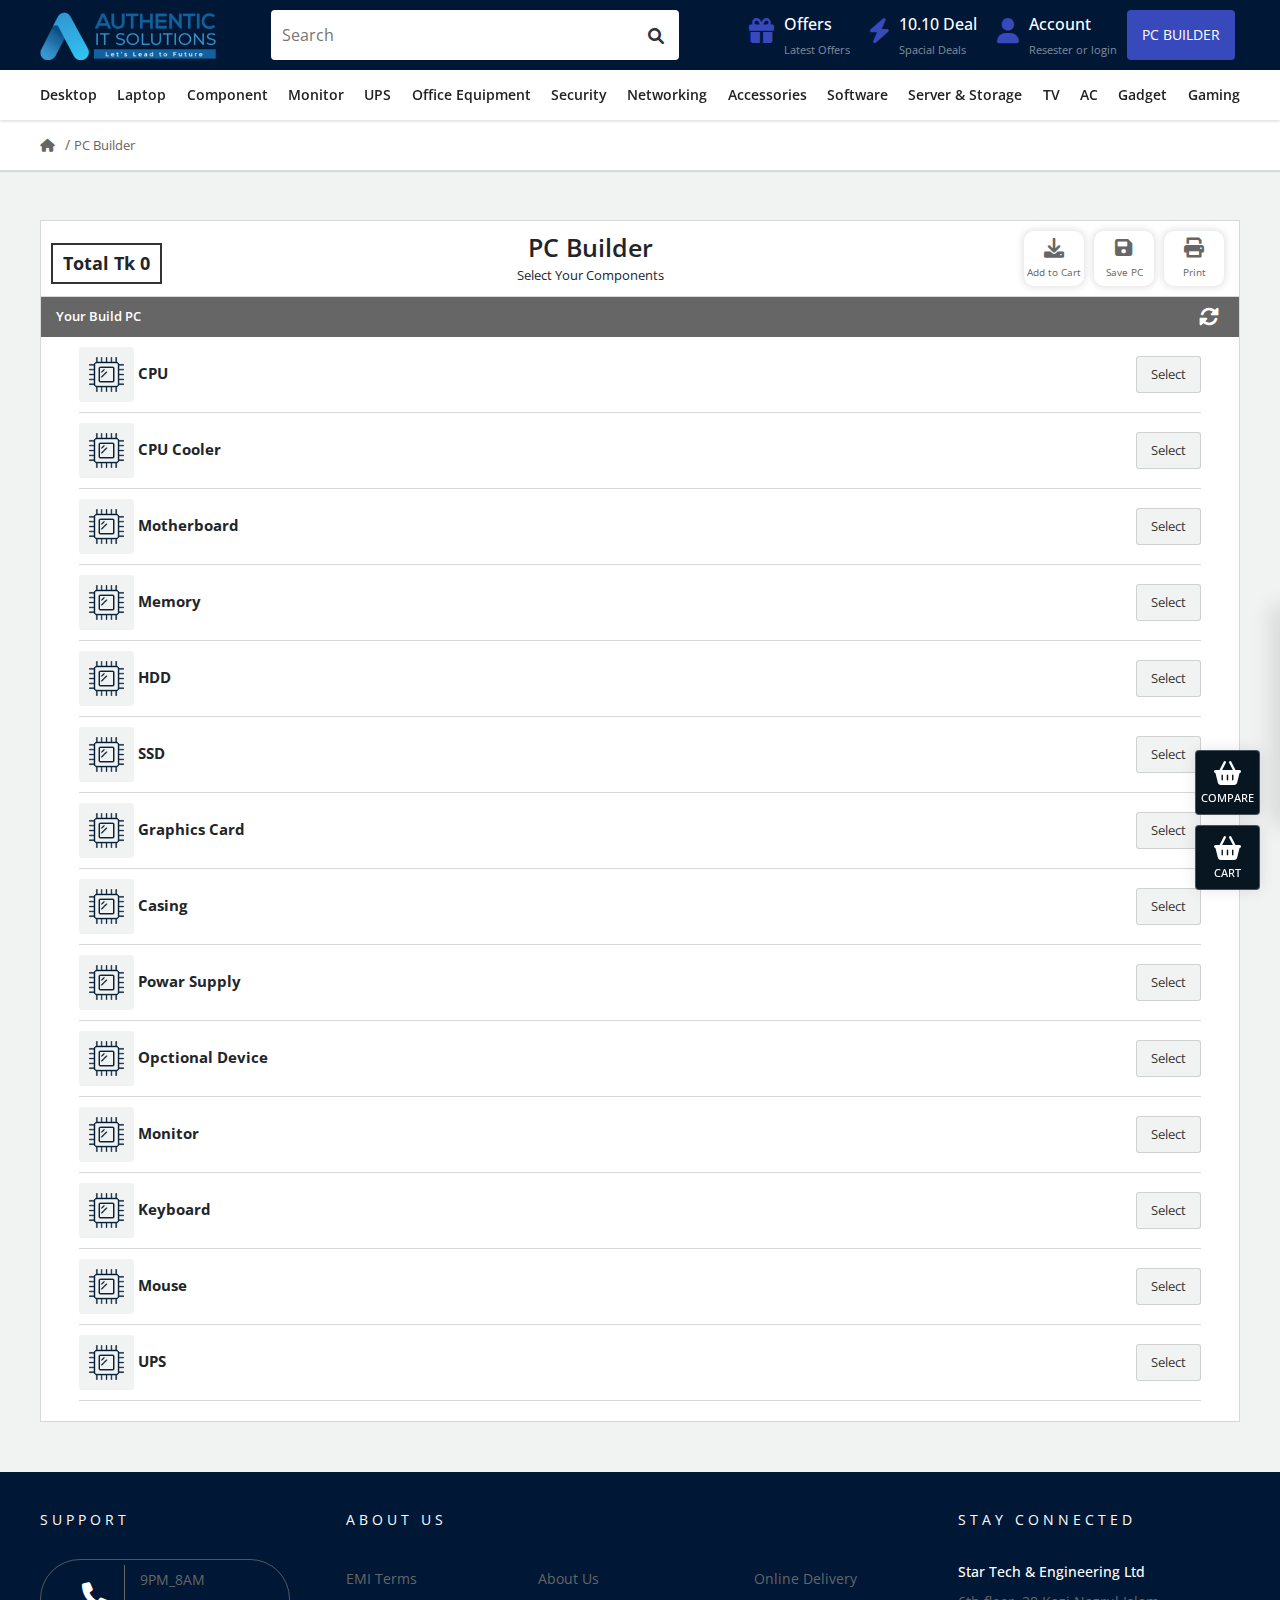
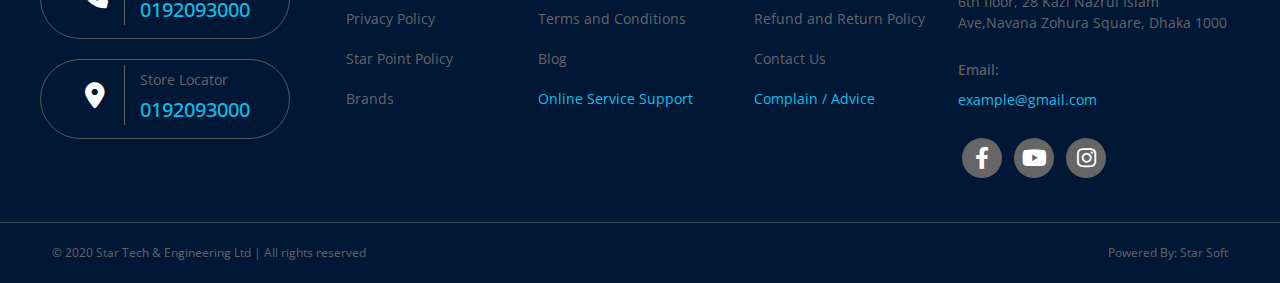
<file: pc-builder.html>
<!DOCTYPE html>
<html lang="en">

<head>
    <meta charset="UTF-8">
    <meta http-equiv="X-UA-Compatible" content="IE=edge">
    <meta name="viewport" content="width=device-width, initial-scale=1.0">
    <title>PC Builder</title>
    <link rel="stylesheet" href="css/bootstrap.min.css">
    <link rel="stylesheet" href="css/all.min.css">
    <link rel="stylesheet" href="css/style.css">
    <link rel="stylesheet" href="css/responsive.css">

</head>

<body>
    <!-- -------====== header section start  ======------- -->
    <header>
        <!-- large header start  -->
        <div class="header-top-area bg-area">
            <div class="container">
                <div class="header-top">
                    <div class="header-logo">
                        <a href="index.html"><img src="images/logo-2-300x85.png" alt=""></a>
                    </div>
                    <div class="header-search d-flex">
                        <input type="text" placeholder="Search">
                        <div class="search-icon">
                            <a href="#"> <i class="fa-solid fa-magnifying-glass"></i></a>
                        </div>
                    </div>

                    <div class="header-right">
                        <div class="icon-cards">
                            <div class="header-right-icon">
                                <a href="#"><i class="fa-solid fa-gift"></i></a>
                            </div>
                            <div class="header-right-content">
                                <a href="offers.html">
                                    <h3>Offers</h3>
                                </a>
                                <p>Latest Offers</p>
                            </div>
                        </div>

                        <div class="icon-cards">
                            <div class="header-right-icon">
                                <a href="#"><i class="fa-solid fa-bolt"></i></a>
                            </div>
                            <div class="header-right-content">
                                <a href="deals.html">
                                    <h3>10.10 Deal</h3>
                                </a>
                                <p>Spacial Deals</p>
                            </div>
                        </div>

                        <div class="icon-cards">
                            <div class="header-right-icon">
                                <a href="#"><i class="fa-solid fa-user"></i></a>
                            </div>
                            <div class="header-right-content">
                                <a href="account.html">
                                    <h3>Account</h3>
                                </a>
                                <p>Resester or login</p>
                            </div>
                        </div>

                        <div class="icon-cards">
                            <div class="header-right-search">
                                <a href="pc-builder.html" class="header-top-btn">PC Builder</a>
                            </div>
                        </div>
                    </div>
                </div>
            </div>
        </div>
        <!-- large header end  -->

        <!-- mb header start  -->
        <div class="mb-header-tab-area bg-area">
            <div class="container">
                <div class="mb-header-tab">
                    <label for="menu-bar">
                <i class="fa-solid fa-bars"></i>
               </label>
                    <div class="mb-header-logo">
                        <img src="images/logo-2-300x85.png" alt="">
                    </div>
                    <div class="mb-header-icon d-flex">
                        <div class="mbsearch d-flex">
                            <i class="fa-solid fa-magnifying-glass search"></i>
                            <input type="text" placeholder="Search" id="search">
                        </div>

                        <div class="btn-cart4" onclick="showMenu4()">
                            <i class="fa-solid fa-cart-shopping"></i>
                        </div>
                    </div>
                    <div class="cart-design4">
                        <div class="cart-header4">
                            <h2>YOUR CART</h2>
                            <span class="close4" onclick="closeMenu4()"> 
                            <i class="fa-solid fa-xmark"></i>
                        </span>
                        </div>
                        <div class="content4">
                            <div class="empty-content4">
                                <p>Your shopping cart is empty!</p>
                            </div>
                        </div>
                        <div class="cart-bottom4">
                            <div class="promotion-code4">
                                <div class="input-group4">
                                    <input type="text" placeholder="Promo code" id="">
                                    <span class="input-group-btn4">
                                    <button class="btn" type="submit">Apply</button>
                                </span>
                                </div>
                            </div>
                            <div class="total">
                                <div class="title">Sub-Total</div>
                                <div class="amount">0৳</div>
                            </div>
                            <div class="total">
                                <div class="title">Total</div>
                                <div class="amount">0৳</div>
                            </div>
                        </div>
                    </div>

                </div>
            </div>
        </div>
        <!-- mb header  end -->

        <!-- mb bottom tab end -->
        <div class="mb-bottom-tab-area bg-area">
            <div class="container">
                <div class="mb-bottom-tab">
                    <a href="offers.html">
                        <i class="fa-solid fa-gift"></i>
                        <h5>Offers</h5>
                    </a>
                    <a href="deals.html">
                        <i class="fa-solid fa-bolt"></i>
                        <h5>Deals</h5>
                    </a>
                    <a href="pc-builder.html">
                        <i class="fa-sharp fa-solid fa-desktop"></i>
                        <h5>PC Builder</h5>
                    </a>
                    <div class="fixed-btn-compare3">
                        <div class="btn-compare3" onclick="showMenu3()">
                            <i class="fa-solid fa-copy"></i>
                            <h5>Compare (0)</h5>
                        </div>
                        <div class="btn-compare-design3">
                            <div class="cart-header3">
                                <h2>Compare Product</h2>
                                <span class="btn-compare-close3" onclick="closeMenu3()">
                                <i class="fa-solid fa-xmark"></i>
                            </span>
                            </div>
                            <div class="empty-content3">
                                <p>Your compare list is empty</p>
                            </div>
                        </div>
                    </div>
                    <a href="account.html">
                        <i class="fa-solid fa-user"></i>
                        <h5>Account</h5>
                    </a>
                </div>
            </div>
        </div>
        <!-- mb bottom tab end -->

        <!-- mega start  -->
        <div class="teach-top-area bg-area">
            <div class="container">
                <input type="checkbox" id="menu-bar">
                <nav class="navber">
                    <ul>
                        <li><a href="desktop.html" class="menu">Desktop</a>
                            <ul class="desktop">
                                <li><a href="#">Special PC</a></li>
                                <li><a href="#">Star PC<i class="fas fa-caret-down"></i></a>
                                    <ul class="start-pc">
                                        <li> <a href="#">Intel PC</a></li>
                                        <li> <a href="#">RYZEN PC</a></li>
                                    </ul>
                                </li>
                                <li><a href="#">Gaming PC<i class="fas fa-caret-down"></i></a>
                                    <ul class="gamming-pc">
                                        <li><a href="#">Intel PC</a></li>
                                        <li><a href="#">RYZEN PC</a></li>
                                    </ul>
                                </li>
                                <li><a href="#"> Brand PC<i class="fas fa-caret-down"></i></a>
                                    <ul class="brand-pc">
                                        <li><a href="#">Acer</a></li>
                                        <li><a href="#">Asus</a></li>
                                        <li><a href="#">Dell</a></li>
                                        <li><a href="#"> HP</a></li>
                                        <li><a href="#">Lenovo</a></li>
                                        <li><a href="#">Walton</a></li>
                                    </ul>
                                </li>
                                <li><a href="#">All in one PC<i class="fas fa-caret-down"></i></a>
                                    <ul class="all-in">
                                        <li><a href="#">DELL</a></li>
                                        <li><a href="#">i-Life</a></li>
                                        <li><a href="#"> HP</a></li>
                                        <li><a href="#">ASUS</a></li>
                                        <li><a href="#">LENOVO</a></li>
                                    </ul>
                                </li>
                                <li><a href="#">Portable Mini PC<i class="fas fa-caret-down"></i></a>
                                    <ul class="portable">
                                        <li><a href="#">Asus</a></li>
                                        <li><a href="#">Intel</a></li>
                                        <li><a href="#"> GIGABYTE</a></li>
                                        <li><a href="#">Zotac</a></li>
                                        <li><a href="#">Chuwi</a></li>
                                    </ul>
                                </li>
                                <li><a href="#">Apple Mac Mini</a></li>
                                <li><a href="#">Apple iMac</a></li>
                                <li><a href="#">Apple Mac Studio</a></li>
                                <li><a href="#">Budget PC</a></li>
                                <li><a href="#">Show All Desktop</a></li>
                            </ul>
                        </li>

                        <!-- laptop drop-down start  -->
                        <li><a href="" class="menu">Laptop</a>
                            <ul class="lapotop">
                                <li><a href="#">All Laptop<i class="fas fa-caret-down"></i></a>
                                    <ul class="all-laptop">
                                        <li><a href="#">Asus</a></li>
                                        <li><a href="#">Razer</a></li>
                                        <li><a href="#">MacBook</a></li>
                                        <li><a href="#"> Microsoft</a></li>
                                        <li><a href="#">HP</a></li>
                                        <li><a href="#">Dell</a></li>
                                        <li><a href="#">Lenovo</a></li>
                                        <li><a href="#">Asus</a></li>
                                        <li><a href="#">Acer</a></li>
                                        <li><a href="#"> MSI</a></li>
                                        <li><a href="#">Gigabyte</a></li>
                                        <li><a href="#">Huawei</a></li>
                                        <li><a href="#">AVITA_Laptop</a></li>
                                        <li><a href="#">Xiaomi</a></li>
                                        <li><a href="#">Realme</a></li>
                                        <li><a href="#">Samsung</a></li>
                                        <li><a href="#">Walton</a></li>
                                    </ul>
                                </li>
                                <li><a href="#">Gaming Laptop<i class="fas fa-caret-down"></i></a>
                                    <ul class="gaming-laptop">
                                        <li><a href="#">RAZER</a></li>
                                        <li><a href="#">HP</a></li>
                                        <li><a href="#"> Asus</a></li>
                                        <li><a href="#">MSI</a></li>
                                        <li><a href="#"> GIGABYTE</a></li>
                                        <li><a href="#">Acer</a></li>
                                        <li><a href="#">Dell</a></li>
                                        <li><a href="#">Lenovo</a></li>
                                    </ul>
                                </li>
                                <li><a href="#">Premium Ultrabook</a></li>
                                <li><a href="#">Laptop Bag</a></li>
                                <li><a href="#">External Graphics Enclosure</a></li>
                                <li><a href="#">Laptop Accessories</a></li>
                                <li><a href="#">Show All Laptop</a></li>
                            </ul>
                        </li>

                        <!-- Component drop-down start  -->
                        <li><a href="" class="menu">Component</a>
                            <ul>
                                <li><a href="#">Premium Ultrabook</a></li>
                                <li><a href="#">Laptop Bag</a></li>
                                <li><a href="#">External Graphics Enclosure</a></li>
                                <li><a href="#">Laptop Accessories</a></li>
                                <li><a href="#">Show All Laptop</a></li>
                            </ul>
                        </li>

                        <!-- Monitor drop-down start  -->
                        <li><a href="" class="menu">Monitor</a>
                            <ul>
                                <li><a href="#">Premium Ultrabook</a></li>
                                <li><a href="#">Laptop Bag</a></li>
                                <li><a href="#">External Graphics Enclosure</a></li>
                                <li><a href="#">Laptop Accessories</a></li>
                                <li><a href="#">Show All Laptop</a></li>
                            </ul>
                        </li>
                        <!-- UPS drop-down start  -->
                        <li><a href="" class="menu">UPS</a>
                            <ul>
                                <li><a href="#">Premium Ultrabook</a></li>
                                <li><a href="#">Laptop Bag</a></li>
                                <li><a href="#">External Graphics Enclosure</a></li>
                                <li><a href="#">Laptop Accessories</a></li>
                                <li><a href="#">Show All Laptop</a></li>
                            </ul>
                        </li>
                        <li><a href="" class="menu">Office Equipment</a>
                            <ul>
                                <li><a href="#">Premium Ultrabook</a></li>
                                <li><a href="#">Laptop Bag</a></li>
                                <li><a href="#">External Graphics Enclosure</a></li>
                                <li><a href="#">Laptop Accessories</a></li>
                                <li><a href="#">Show All Laptop</a></li>
                            </ul>
                        </li>

                        <li><a href="" class="menu">Security</a>
                            <ul>
                                <li><a href="#">Premium Ultrabook</a></li>
                                <li><a href="#">Laptop Bag</a></li>
                                <li><a href="#">External Graphics Enclosure</a></li>
                                <li><a href="#">Laptop Accessories</a></li>
                                <li><a href="#">Show All Laptop</a></li>
                            </ul>
                        </li>

                        <li><a href="" class="menu">Networking</a>
                            <ul>
                                <li><a href="#">Premium Ultrabook</a></li>
                                <li><a href="#">Laptop Bag</a></li>
                                <li><a href="#">External Graphics Enclosure</a></li>
                                <li><a href="#">Laptop Accessories</a></li>
                                <li><a href="#">Show All Laptop</a></li>
                            </ul>
                        </li>

                        <li><a href="" class="menu">Accessories</a>
                            <ul>
                                <li><a href="#">Premium Ultrabook</a></li>
                                <li><a href="#">Laptop Bag</a></li>
                                <li><a href="#">External Graphics Enclosure</a></li>
                                <li><a href="#">Laptop Accessories</a></li>
                                <li><a href="#">Show All Laptop</a></li>
                            </ul>
                        </li>

                        <li><a href="" class="menu">Software</a>
                            <ul>
                                <li><a href="#">Premium Ultrabook</a></li>
                                <li><a href="#">Laptop Bag</a></li>
                                <li><a href="#">External Graphics Enclosure</a></li>
                                <li><a href="#">Laptop Accessories</a></li>
                                <li><a href="#">Show All Laptop</a></li>
                            </ul>
                        </li>

                        <li><a href="" class="menu">Server & Storage</a>
                            <ul>
                                <li><a href="#">Premium Ultrabook</a></li>
                                <li><a href="#">Laptop Bag</a></li>
                                <li><a href="#">External Graphics Enclosure</a></li>
                                <li><a href="#">Laptop Accessories</a></li>
                                <li><a href="#">Show All Laptop</a></li>
                            </ul>
                        </li>

                        <li><a href="" class="menu">TV</a>
                            <ul>
                                <li><a href="#">Premium Ultrabook</a></li>
                                <li><a href="#">Laptop Bag</a></li>
                                <li><a href="#">External Graphics Enclosure</a></li>
                                <li><a href="#">Laptop Accessories</a></li>
                                <li><a href="#">Show All Laptop</a></li>
                            </ul>
                        </li>

                        <li><a href="" class="menu">AC</a>
                            <ul>
                                <li><a href="#">Premium Ultrabook</a></li>
                                <li><a href="#">Laptop Bag</a></li>
                                <li><a href="#">External Graphics Enclosure</a></li>
                                <li><a href="#">Laptop Accessories</a></li>
                                <li><a href="#">Show All Laptop</a></li>
                            </ul>
                        </li>

                        <li><a href="" class="menu">Gadget</a>
                            <ul class="gadget">
                                <li><a href="#">Premium Ultrabook</a></li>
                                <li><a href="#">Laptop Bag</a></li>
                                <li><a href="#">External Graphics Enclosure</a></li>
                                <li><a href="#">Laptop Accessories</a></li>
                                <li><a href="#">Show All Laptop</a></li>
                            </ul>
                        </li>

                        <li><a href="" class="menu">Gaming</a>
                            <ul class="gaming">
                                <li><a href="#">Premium Ultrabook</a></li>
                                <li><a href="#">Laptop Bag</a></li>
                                <li><a href="#">External Graphics Enclosure</a></li>
                                <li><a href="#">Laptop Accessories</a></li>
                                <li><a href="#">Show All Laptop</a></li>
                            </ul>
                        </li>
                    </ul>
                </nav>
            </div>
        </div>
        <!-- mega end  -->
    </header>
    <!-- -------====== header section end  ======------- -->

    <!-- -------====== offer section start  ======------- -->
    <section class="offer-area offer-pc-builder-area bg-area">
        <div class="container">
            <div class="row">
                <div class="col-12">
                    <ul class="offer-content d-flex">
                        <li>
                            <a href="#">
                                <i class="fa-solid fa-house"></i></a>
                        </li>
                        <li> / <a href="#" class="offer-slash">PC Builder</a>
                        </li>
                    </ul>
                </div>
            </div>
        </div>
    </section>
    <!-- -------====== offer section end  ======------- -->

    <!-- -------====== pc-builder section start ======------- -->
    <section class="pc-builder-area bg-area">
        <div class="container">
            <div class="pc-builder-design">
                <div class="row">
                    <div class="col-12">
                        <div class="builder-header">
                            <div class="pc-builder-total">
                                Total Tk 0
                            </div>
                            <div class="builder-center-text">
                                <h2>PC Builder</h2>
                                <span>Select Your Components</span>
                            </div>
                            <div class="pc-builder-content">
                                <a href="#"><i class="fa-solid fa-download"></i>
                                    <span>Add to Cart</span>
                                </a>
                                <a href="#"><i class="fa-solid fa-floppy-disk"></i>
                                    <span>Save PC</span>
                                </a>
                                <a href="#"><i class="fa-solid fa-print"></i>
                                    <span>Print</span>
                                </a>
                            </div>
                        </div>
                    </div>
                </div>
                <div class="pc-builder-top">
                    <div class="your-build">
                        Your Build PC
                    </div>
                    <div class="build-reload">
                        <a href="#"><i class="fa-solid fa-rotate"></i></a>
                    </div>
                </div>
                <div class="build-content">
                    <div class="row">
                        <div class="cpu">
                            <div class="col-9">
                                <a href="#" class="cpu-img build-img">
                                    <img src="images/pc-build-cpu-1.png" alt="pc-builder-cpu-1">
                                </a>
                                <span>CPU</span>
                            </div>
                            <div class="col-3">
                                <div class="select"><a href="pc-builder-select.html">Select</a></div>
                            </div>
                        </div>
                    </div>
                    <div class="row">
                        <div class="cpu">
                            <div class="col-9">
                                <a href="#" class="cpu-img build-img">
                                    <img src="images/pc-build-cpu-1.png" alt="pc-builder-cpu-1">
                                </a>
                                <span>CPU Cooler</span>
                            </div>
                            <div class="col-3">
                                <div class="select"> <a href="#">Select</a></div>
                            </div>
                        </div>
                    </div>
                    <div class="row">
                        <div class="cpu">
                            <div class="col-10">
                                <a href="#" class="cpu-img build-img">
                                    <img src="images/pc-build-cpu-1.png" alt="pc-builder-cpu-1">
                                </a>
                                <span>Motherboard</span>
                            </div>
                            <div class="col-2">
                                <div class="select">
                                    <a href="#">Select</a>
                                </div>
                            </div>
                        </div>
                    </div>
                    <div class="row">
                        <div class="cpu">
                            <div class="col-10">
                                <a href="#" class="cpu-img build-img">
                                    <img src="images/pc-build-cpu-1.png" alt="pc-builder-cpu-1">
                                </a>
                                <span>Memory</span>
                            </div>
                            <div class="col-2">
                                <div class="select">
                                    <a href="#">Select</a>
                                </div>
                            </div>
                        </div>
                    </div>
                    <div class="row">
                        <div class="cpu">
                            <div class="col-10">
                                <a href="#" class="cpu-img build-img">
                                    <img src="images/pc-build-cpu-1.png" alt="pc-builder-cpu-1">
                                </a>
                                <span>HDD</span>
                            </div>
                            <div class="col-2">
                                <div class="select">
                                    <a href="#">Select</a>
                                </div>
                            </div>
                        </div>
                    </div>
                    <div class="row">
                        <div class="cpu">
                            <div class="col-10">
                                <a href="#" class="cpu-img build-img">
                                    <img src="images/pc-build-cpu-1.png" alt="pc-builder-cpu-1">
                                </a>
                                <span>SSD</span>
                            </div>
                            <div class="col-2">
                                <div class="select">
                                    <a href="#">Select</a>
                                </div>
                            </div>
                        </div>
                    </div>
                    <div class="row">
                        <div class="cpu">
                            <div class="col-10">
                                <a href="#" class="cpu-img build-img">
                                    <img src="images/pc-build-cpu-1.png" alt="pc-builder-cpu-1">
                                </a>
                                <span>Graphics Card</span>
                            </div>
                            <div class="col-2">
                                <div class="select">
                                    <a href="#">Select</a>
                                </div>
                            </div>
                        </div>
                    </div>
                    <div class="row">
                        <div class="cpu">
                            <div class="col-10">
                                <a href="#" class="cpu-img build-img">
                                    <img src="images/pc-build-cpu-1.png" alt="pc-builder-cpu-1">
                                </a>
                                <span>Casing</span>
                            </div>
                            <div class="col-2">
                                <div class="select">
                                    <a href="#">Select</a>
                                </div>
                            </div>
                        </div>
                    </div>
                    <div class="row">
                        <div class="cpu">
                            <div class="col-10">
                                <a href="#" class="cpu-img build-img">
                                    <img src="images/pc-build-cpu-1.png" alt="pc-builder-cpu-1">
                                </a>
                                <span>Powar Supply</span>
                            </div>
                            <div class="col-2">
                                <div class="select">
                                    <a href="#">Select</a>
                                </div>
                            </div>
                        </div>
                    </div>
                    <div class="row">
                        <div class="cpu">
                            <div class="col-10">
                                <a href="#" class="cpu-img build-img">
                                    <img src="images/pc-build-cpu-1.png" alt="pc-builder-cpu-1">
                                </a>
                                <span>Opctional Device</span>
                            </div>
                            <div class="col-2">
                                <div class="select">
                                    <a href="#">Select</a>
                                </div>
                            </div>
                        </div>
                    </div>
                    <div class="row">
                        <div class="cpu">
                            <div class="col-10">
                                <a href="#" class="cpu-img build-img">
                                    <img src="images/pc-build-cpu-1.png" alt="pc-builder-cpu-1">
                                </a>
                                <span>Monitor</span>
                            </div>
                            <div class="col-2">
                                <div class="select">
                                    <a href="#">Select</a>
                                </div>
                            </div>
                        </div>
                    </div>
                    <div class="row">
                        <div class="cpu">
                            <div class="col-10">
                                <a href="#" class="cpu-img build-img">
                                    <img src="images/pc-build-cpu-1.png" alt="pc-builder-cpu-1">
                                </a>
                                <span>Keyboard</span>
                            </div>
                            <div class="col-2">
                                <div class="select">
                                    <a href="#">Select</a>
                                </div>
                            </div>
                        </div>
                    </div>
                    <div class="row">
                        <div class="cpu">
                            <div class="col-10">
                                <a href="#" class="cpu-img build-img">
                                    <img src="images/pc-build-cpu-1.png" alt="pc-builder-cpu-1">
                                </a>
                                <span>Mouse</span>
                            </div>
                            <div class="col-2">
                                <div class="select">
                                    <a href="#">Select</a>
                                </div>
                            </div>
                        </div>
                    </div>
                    <div class="row">
                        <div class="cpu">
                            <div class="col-10">
                                <a href="#" class="cpu-img build-img">
                                    <img src="images/pc-build-cpu-1.png" alt="pc-builder-cpu-1">
                                </a>
                                <span>UPS</span>
                            </div>
                            <div class="col-2">
                                <div class="select">
                                    <a href="#">Select</a>
                                </div>
                            </div>
                        </div>
                    </div>
                </div>
            </div>
        </div>
    </section>
    <!-- -------====== pc-builder section end ======------- -->

    <!---------====== scroll button start  ======--------->
    <section class="scroll-button-area bg-area">
        <div class="container">
            <button type="button" class="scroll-btn btn" id="btn-back-to-top">
             <i class="fas fa-arrow-up"></i>
            </button>
        </div>
    </section>
    <!---------====== scroll button end  ======--------->

    <!-- -------====== fixed-btn start ======------- -->
    <div class="fixed-btn-area bg-area">
        <div class="fixed-btn-area bg-area">
            <div class="fixed-btn-compare">
                <div class="btn-compare" onclick="showMenu()">
                    <i class="fa-solid fa-basket-shopping"></i>
                    <h3>Compare</h3>
                </div>
                <div class="btn-compare-design">
                    <div class="cart-header">
                        <h2>Compare Product</h2>
                        <span class="btn-compare-close" onclick="closeMenu()">
                            <i class="fa-solid fa-xmark"></i>
                        </span>
                    </div>
                    <div class="empty-content">
                        <p>Your compare list is empty!</p>
                    </div>
                </div>
            </div>
        </div>
        <!-- cart  -->
        <div class="ticon2 btn-cart" onclick="showMenu2()">
            <i class="fa-solid fa-basket-shopping"></i>
            <h3>Cart</h3>
        </div>
        <div class="cart-design">
            <div class="cart-header">
                <h2>YOUR CART</h2>
                <span class="mc-toggler loaded close close2" onclick="closeMenu2()">
            <i class="fa-solid fa-xmark"></i>
        </span>
            </div>
            <div class="content">
                <div class="empty-content">
                    <p>Your shopping cart is empty!</p>
                </div>
            </div>
            <div class="cart-bottom footer">
                <div class="promotion-code">
                    <div class="input-group">
                        <input type="text" placeholder="Promo Code" id="">
                        <span class="input-group-btn"><button class="btn" type="submit">Apply</button></span>
                    </div>
                </div>
                <div class="total">
                    <div class="title">Sub-Total</div>
                    <div class="amount">0৳</div>
                </div>
                <div class="total">
                    <div class="title">Total</div>
                    <div class="amount">0৳</div>
                </div>
            </div>
        </div>
    </div>
    <!-- -------====== fixed-btn start ======------- -->

    <!-- -------====== footer section start ======------- -->
    <footer class="footer-area bg-area">
        <div class="container">
            <div class="row footer d-flex">
                <div class="col-lg-3 col-md-12 col-sm-12">
                    <div class="footer-header">
                        <h3>SUPPORT</h3>
                    </div>
                    <div class="row">
                        <div class="col-12">
                            <div class="footer-btn">
                                <a href="#" class="footer-contact-btn d-flex">
                                    <div class="contact-icon">
                                        <i class="fa-solid fa-phone"></i>
                                    </div>
                                    <div class="footer-content">
                                        <span>9PM_8AM</span>
                                        <h4>0192093000</h4>
                                    </div>
                                </a>
                                <a href="#" class="footer-contact-btn d-flex">
                                    <div class="contact-icon">
                                        <i class="fa-solid fa-location-dot"></i>
                                    </div>
                                    <div class="footer-content">
                                        <span>Store Locator</span>
                                        <h4>0192093000</h4>
                                    </div>
                                </a>
                            </div>
                        </div>
                    </div>
                </div>
                <div class="col-lg-6 col-md-12 col-sm-12">
                    <div class="footer-header">
                        <h3>ABOUT US</h3>
                    </div>
                    <div class="row footer-wedget">
                        <div class="footer-md">
                            <ul class="footer-link">
                                <li><a href="#">EMI Terms</a></li>
                                <li><a href="#">About Us</a></li>
                                <li><a href="# ">Online Delivery</a></li>
                                <li><a href="#">Privacy Policy</a></li>
                                <li><a href="#">Terms and Conditions</a></li>
                                <li><a href="# ">Refund and Return Policy</a></li>
                                <li><a href="#">Star Point Policy</a></li>
                                <li><a href="#">Blog</a></li>
                                <li><a href="# ">Contact Us</a></li>
                                <li><a href="#">Brands</a></li>
                                <li><a href="#" style="color: #0bc1e9;">Online Service Support</a></li>
                                <li><a href="# " style="color: #0bc1e9; ">Complain / Advice</a></li>
                            </ul>
                        </div>
                        <div class="col-lg-4 col-sm-12">
                            <ul class="footer-link">
                                <li><a href="#">EMI Terms</a></li>
                                <li><a href="#">Privacy Policy</a></li>
                                <li><a href="#">Star Point Policy</a></li>
                                <li><a href="#">Brands</a></li>
                            </ul>
                        </div>
                        <div class="col-lg-4 col-sm-12 p-0">
                            <ul class="footer-link">
                                <li><a href="#">About Us</a></li>
                                <li><a href="#">Terms and Conditions</a></li>
                                <li><a href="#">Blog</a></li>
                                <li><a href="#" style="color: #0bc1e9;">Online Service Support</a></li>
                            </ul>
                        </div>
                        <div class="col-lg-4 col-sm-12">
                            <ul class="footer-link">
                                <li><a href="# ">Online Delivery</a></li>
                                <li><a href="# ">Refund and Return Policy</a></li>
                                <li><a href="# ">Contact Us</a></li>
                                <li><a href="# " style="color: #0bc1e9; ">Complain / Advice</a></li>
                            </ul>
                        </div>
                    </div>
                </div>

                <div class="col-lg-3 col-md-12 col-sm-12">
                    <div class="footer-header ">
                        <h3>STAY CONNECTED</h3>
                    </div>
                    <div class="footer-social">
                        <span style="color: #fff; ">Star Tech & Engineering Ltd</span>
                        <p>6th floor, 28 Kazi Nazrul Islam Ave,Navana Zohura Square, Dhaka 1000</p>
                        <span>Email:</span>
                        <a href="">
                            <p class="mail">example@gmail.com</p>
                        </a>
                    </div>
                    <div class="footer-social-icon">
                        <a href=""><i class="fa-brands fa-facebook-f"></i></a>
                        <a href=""><i class="fa-brands fa-youtube"></i></a>
                        <a href=""><i class="fa-brands fa-instagram"></i></a>
                    </div>
                </div>
            </div>
        </div>
    </footer>
    <!-- -------====== footer section end ======------- -->

    <!-- -------====== copyright start ======------- -->
    <section class="copyright-area bg-area">
        <div class="container">
            <div class="row m-0">
                <div class="col-lg-12 col-sm-12">
                    <div class="copyright-content">
                        <p>© 2020 Star Tech & Engineering Ltd | All rights reserved</p>
                        <p>Powered By: Star Soft</p>
                    </div>
                </div>
            </div>
        </div>
    </section>
    <!-- -------====== copyright ======------- -->


    <!-- top-search start  -->

    <script>
        let search = document.querySelector(".search");
        search.onclick = function() {
            document.querySelector(".mbsearch").classList.toggle('active');
        }
    </script>
    <!-- top-search end -->

    <!-- scroll button start  -->
    <script>
        let mybutton = document.getElementById("btn-back-to-top");
        window.onscroll = function() {
            scrollFunction();
        };

        function scrollFunction() {
            if (
                document.body.scrollTop > 20 ||
                document.documentElement.scrollTop > 20
            ) {
                mybutton.style.display = "block";
            } else {
                mybutton.style.display = "none";
            }
        }
        mybutton.addEventListener("click", backToTop);

        function backToTop() {
            document.body.scrollTop = 0;
            document.documentElement.scrollTop = 0;
        }
    </script>
    <!-- scroll button end  -->



    <script src="js/bootstrap.min.js "></script>
    <script src="js/script.js "></script>

</body>

</html>
</file>
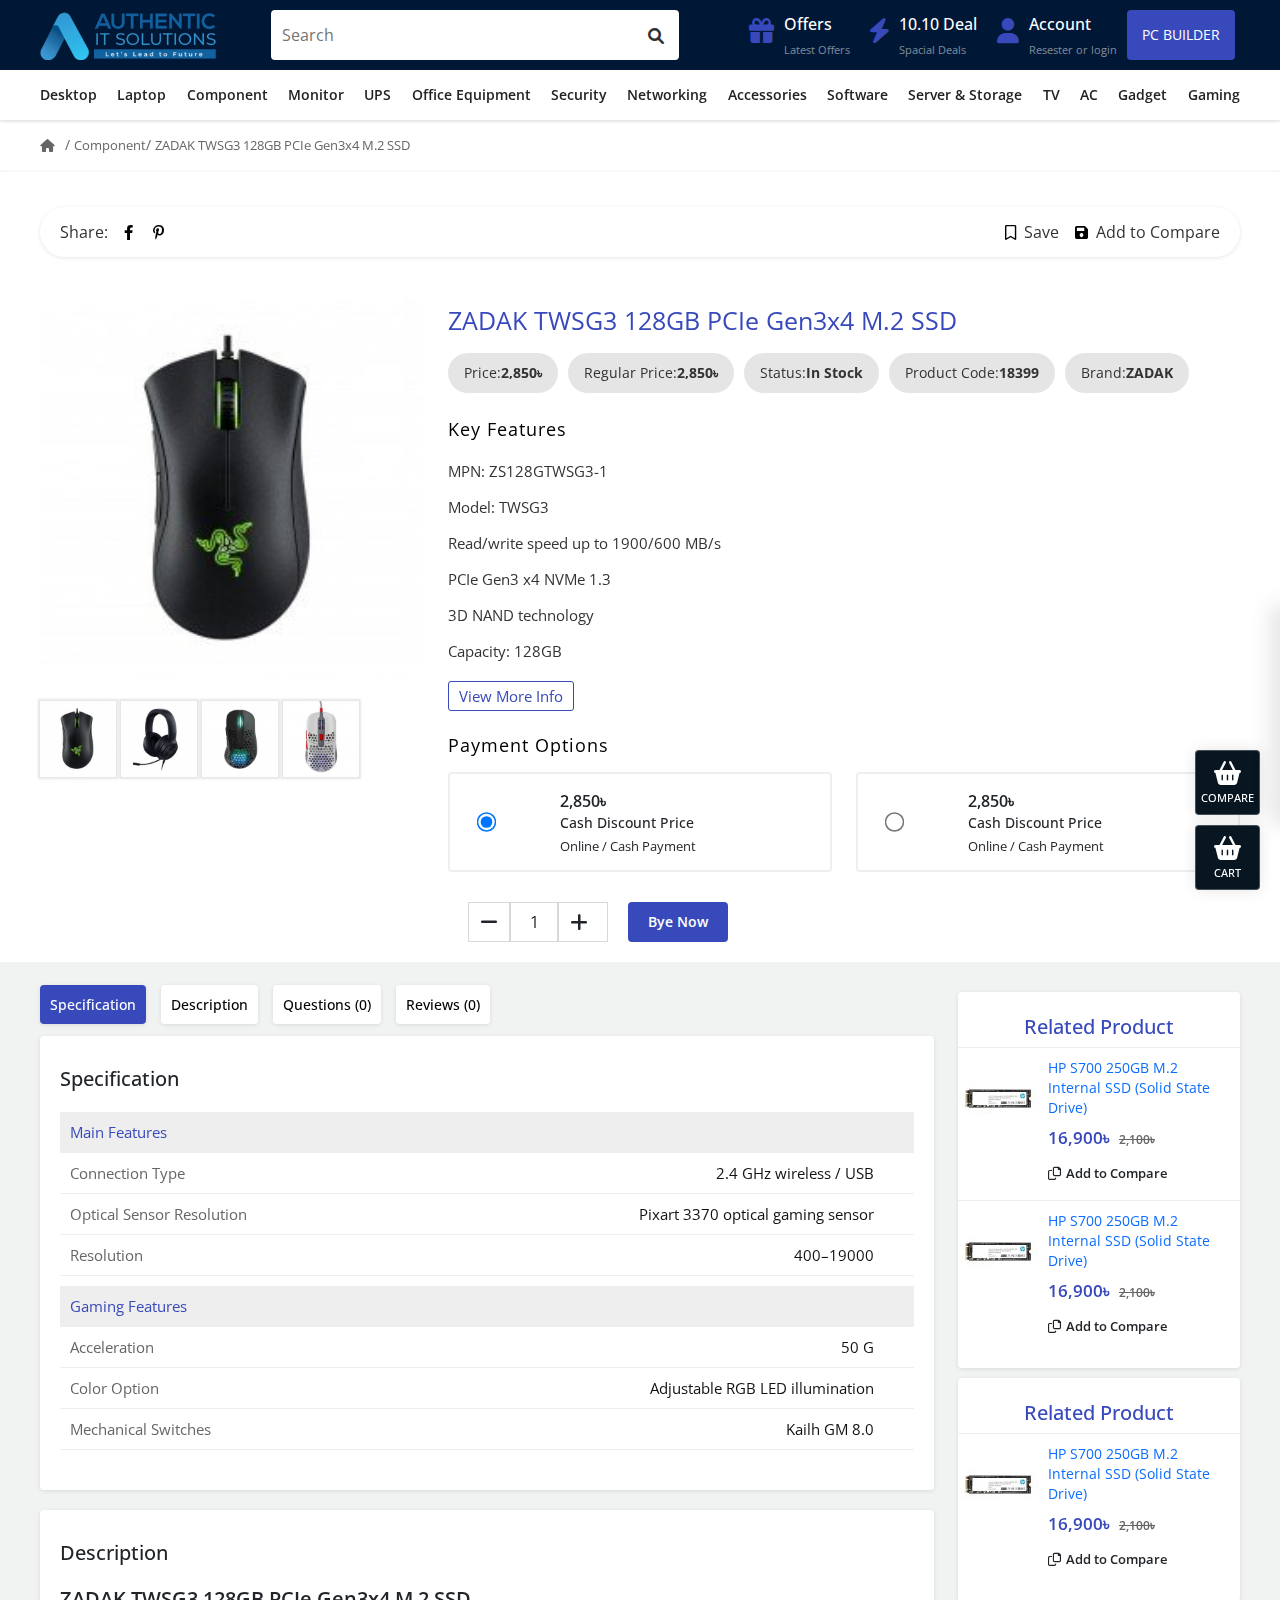
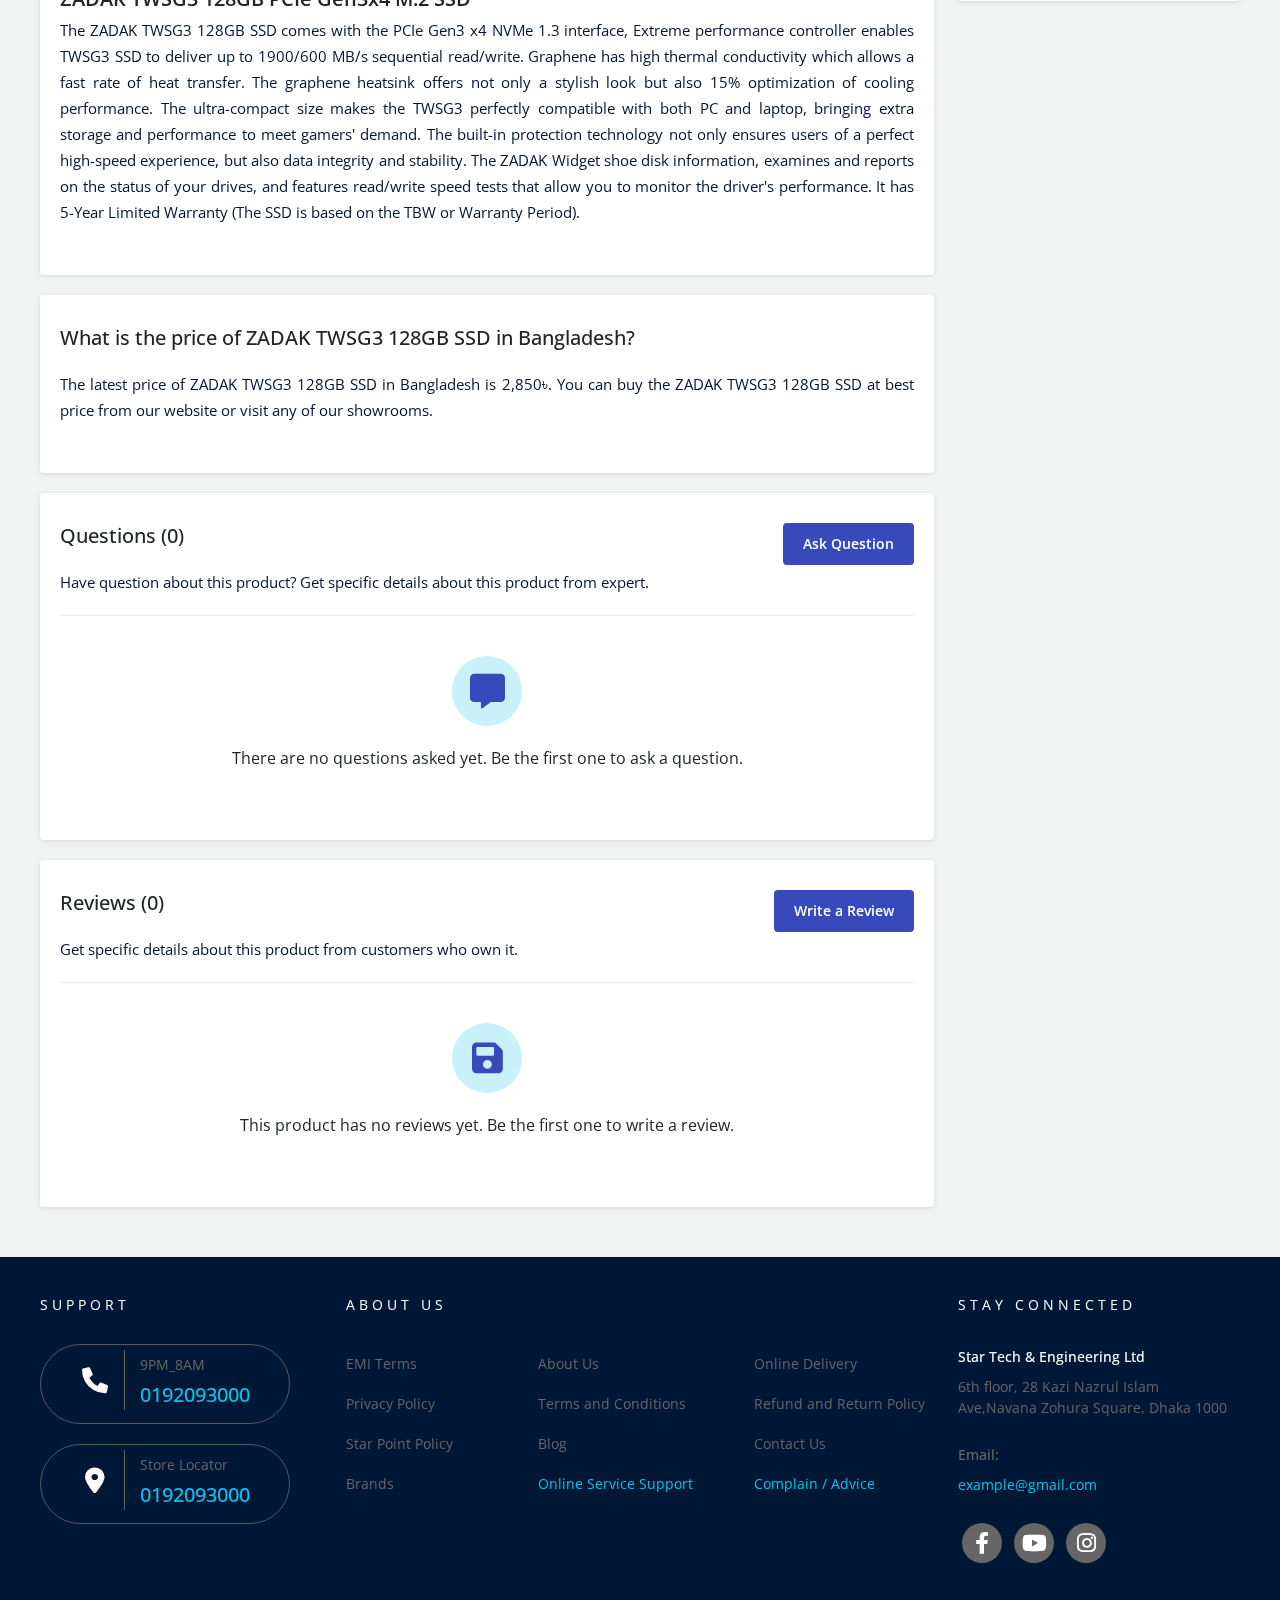
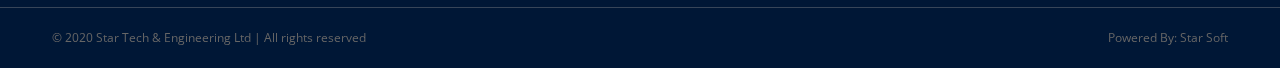
<file: product-card.html>
<!DOCTYPE html>
<html lang="en">

<head>
    <meta charset="UTF-8">
    <meta http-equiv="X-UA-Compatible" content="IE=edge">
    <meta name="viewport" content="width=device-width, initial-scale=1.0">
    <title>Product Cart</title>
    <link rel="stylesheet" href="css/bootstrap.min.css">
    <link rel="stylesheet" href="css/all.min.css">
    <link rel="stylesheet" href="css/style.css">
    <link rel="stylesheet" href="css/responsive.css">

</head>

<body>
    <!-- -------====== header section start  ======------- -->
    <header>
        <!-- large header start  -->
        <div class="header-top-area bg-area">
            <div class="container">
                <div class="header-top">
                    <div class="header-logo">
                        <a href="index.html"><img src="images/logo-2-300x85.png" alt=""></a>
                    </div>
                    <div class="header-search d-flex">
                        <input type="text" placeholder="Search">
                        <div class="search-icon">
                            <a href="#"> <i class="fa-solid fa-magnifying-glass"></i></a>
                        </div>
                    </div>

                    <div class="header-right">
                        <div class="icon-cards">
                            <div class="header-right-icon">
                                <a href="#"><i class="fa-solid fa-gift"></i></a>
                            </div>
                            <div class="header-right-content">
                                <a href="offers.html">
                                    <h3>Offers</h3>
                                </a>
                                <p>Latest Offers</p>
                            </div>
                        </div>

                        <div class="icon-cards">
                            <div class="header-right-icon">
                                <a href="#"><i class="fa-solid fa-bolt"></i></a>
                            </div>
                            <div class="header-right-content">
                                <a href="deals.html">
                                    <h3>10.10 Deal</h3>
                                </a>
                                <p>Spacial Deals</p>
                            </div>
                        </div>

                        <div class="icon-cards">
                            <div class="header-right-icon">
                                <a href="#"><i class="fa-solid fa-user"></i></a>
                            </div>
                            <div class="header-right-content">
                                <a href="account.html">
                                    <h3>Account</h3>
                                </a>
                                <p>Resester or login</p>
                            </div>
                        </div>

                        <div class="icon-cards">
                            <div class="header-right-search">
                                <a href="pc-builder.html" class="header-top-btn">PC Builder</a>
                            </div>
                        </div>
                    </div>
                </div>
            </div>
        </div>
        <!-- large header end  -->

        <!-- mb header start  -->
        <div class="mb-header-tab-area bg-area">
            <div class="container">
                <div class="mb-header-tab">
                    <label for="menu-bar">
                <i class="fa-solid fa-bars"></i>
               </label>
                    <div class="mb-header-logo">
                        <img src="images/logo-2-300x85.png" alt="">
                    </div>
                    <div class="mb-header-icon d-flex">
                        <div class="mbsearch d-flex">
                            <i class="fa-solid fa-magnifying-glass search"></i>
                            <input type="text" placeholder="Search" id="search">
                        </div>

                        <div class="btn-cart4" onclick="showMenu4()">
                            <i class="fa-solid fa-cart-shopping"></i>
                        </div>
                    </div>
                    <div class="cart-design4">
                        <div class="cart-header4">
                            <h2>YOUR CART</h2>
                            <span class="close4" onclick="closeMenu4()"> 
                            <i class="fa-solid fa-xmark"></i>
                        </span>
                        </div>
                        <div class="content4">
                            <div class="empty-content4">
                                <p>Your shopping cart is empty!</p>
                            </div>
                        </div>
                        <div class="cart-bottom4">
                            <div class="promotion-code4">
                                <div class="input-group4">
                                    <input type="text" placeholder="Promo code" id="">
                                    <span class="input-group-btn4">
                                    <button class="btn" type="submit">Apply</button>
                                </span>
                                </div>
                            </div>
                            <div class="total">
                                <div class="title">Sub-Total</div>
                                <div class="amount">0৳</div>
                            </div>
                            <div class="total">
                                <div class="title">Total</div>
                                <div class="amount">0৳</div>
                            </div>
                        </div>
                    </div>

                </div>
            </div>
        </div>
        <!-- mb header  end -->

        <!-- mb bottom tab end -->
        <div class="mb-bottom-tab-area bg-area">
            <div class="container">
                <div class="mb-bottom-tab">
                    <a href="offers.html">
                        <i class="fa-solid fa-gift"></i>
                        <h5>Offers</h5>
                    </a>
                    <a href="deals.html">
                        <i class="fa-solid fa-bolt"></i>
                        <h5>Deals</h5>
                    </a>
                    <a href="pc-builder.html">
                        <i class="fa-sharp fa-solid fa-desktop"></i>
                        <h5>PC Builder</h5>
                    </a>
                    <div class="fixed-btn-compare3">
                        <div class="btn-compare3" onclick="showMenu3()">
                            <i class="fa-solid fa-copy"></i>
                            <h5>Compare (0)</h5>
                        </div>
                        <div class="btn-compare-design3">
                            <div class="cart-header3">
                                <h2>Compare Product</h2>
                                <span class="btn-compare-close3" onclick="closeMenu3()">
                                <i class="fa-solid fa-xmark"></i>
                            </span>
                            </div>
                            <div class="empty-content3">
                                <p>Your compare list is empty</p>
                            </div>
                        </div>
                    </div>
                    <a href="account.html">
                        <i class="fa-solid fa-user"></i>
                        <h5>Account</h5>
                    </a>
                </div>
            </div>
        </div>
        <!-- mb bottom tab end -->

        <!-- mega start  -->
        <div class="teach-top-area bg-area">
            <div class="container">
                <input type="checkbox" id="menu-bar">
                <nav class="navber">
                    <ul>
                        <li><a href="desktop.html" class="menu">Desktop</a>
                            <ul class="desktop">
                                <li><a href="#">Special PC</a></li>
                                <li><a href="#">Star PC<i class="fas fa-caret-down"></i></a>
                                    <ul class="start-pc">
                                        <li> <a href="#">Intel PC</a></li>
                                        <li> <a href="#">RYZEN PC</a></li>
                                    </ul>
                                </li>
                                <li><a href="#">Gaming PC<i class="fas fa-caret-down"></i></a>
                                    <ul class="gamming-pc">
                                        <li><a href="#">Intel PC</a></li>
                                        <li><a href="#">RYZEN PC</a></li>
                                    </ul>
                                </li>
                                <li><a href="#"> Brand PC<i class="fas fa-caret-down"></i></a>
                                    <ul class="brand-pc">
                                        <li><a href="#">Acer</a></li>
                                        <li><a href="#">Asus</a></li>
                                        <li><a href="#">Dell</a></li>
                                        <li><a href="#"> HP</a></li>
                                        <li><a href="#">Lenovo</a></li>
                                        <li><a href="#">Walton</a></li>
                                    </ul>
                                </li>
                                <li><a href="#">All in one PC<i class="fas fa-caret-down"></i></a>
                                    <ul class="all-in">
                                        <li><a href="#">DELL</a></li>
                                        <li><a href="#">i-Life</a></li>
                                        <li><a href="#"> HP</a></li>
                                        <li><a href="#">ASUS</a></li>
                                        <li><a href="#">LENOVO</a></li>
                                    </ul>
                                </li>
                                <li><a href="#">Portable Mini PC<i class="fas fa-caret-down"></i></a>
                                    <ul class="portable">
                                        <li><a href="#">Asus</a></li>
                                        <li><a href="#">Intel</a></li>
                                        <li><a href="#"> GIGABYTE</a></li>
                                        <li><a href="#">Zotac</a></li>
                                        <li><a href="#">Chuwi</a></li>
                                    </ul>
                                </li>
                                <li><a href="#">Apple Mac Mini</a></li>
                                <li><a href="#">Apple iMac</a></li>
                                <li><a href="#">Apple Mac Studio</a></li>
                                <li><a href="#">Budget PC</a></li>
                                <li><a href="#">Show All Desktop</a></li>
                            </ul>
                        </li>

                        <!-- laptop drop-down start  -->
                        <li><a href="" class="menu">Laptop</a>
                            <ul class="lapotop">
                                <li><a href="#">All Laptop<i class="fas fa-caret-down"></i></a>
                                    <ul class="all-laptop">
                                        <li><a href="#">Asus</a></li>
                                        <li><a href="#">Razer</a></li>
                                        <li><a href="#">MacBook</a></li>
                                        <li><a href="#"> Microsoft</a></li>
                                        <li><a href="#">HP</a></li>
                                        <li><a href="#">Dell</a></li>
                                        <li><a href="#">Lenovo</a></li>
                                        <li><a href="#">Asus</a></li>
                                        <li><a href="#">Acer</a></li>
                                        <li><a href="#"> MSI</a></li>
                                        <li><a href="#">Gigabyte</a></li>
                                        <li><a href="#">Huawei</a></li>
                                        <li><a href="#">AVITA_Laptop</a></li>
                                        <li><a href="#">Xiaomi</a></li>
                                        <li><a href="#">Realme</a></li>
                                        <li><a href="#">Samsung</a></li>
                                        <li><a href="#">Walton</a></li>
                                    </ul>
                                </li>
                                <li><a href="#">Gaming Laptop<i class="fas fa-caret-down"></i></a>
                                    <ul class="gaming-laptop">
                                        <li><a href="#">RAZER</a></li>
                                        <li><a href="#">HP</a></li>
                                        <li><a href="#"> Asus</a></li>
                                        <li><a href="#">MSI</a></li>
                                        <li><a href="#"> GIGABYTE</a></li>
                                        <li><a href="#">Acer</a></li>
                                        <li><a href="#">Dell</a></li>
                                        <li><a href="#">Lenovo</a></li>
                                    </ul>
                                </li>
                                <li><a href="#">Premium Ultrabook</a></li>
                                <li><a href="#">Laptop Bag</a></li>
                                <li><a href="#">External Graphics Enclosure</a></li>
                                <li><a href="#">Laptop Accessories</a></li>
                                <li><a href="#">Show All Laptop</a></li>
                            </ul>
                        </li>

                        <!-- Component drop-down start  -->
                        <li><a href="" class="menu">Component</a>
                            <ul>
                                <li><a href="#">Premium Ultrabook</a></li>
                                <li><a href="#">Laptop Bag</a></li>
                                <li><a href="#">External Graphics Enclosure</a></li>
                                <li><a href="#">Laptop Accessories</a></li>
                                <li><a href="#">Show All Laptop</a></li>
                            </ul>
                        </li>

                        <!-- Monitor drop-down start  -->
                        <li><a href="" class="menu">Monitor</a>
                            <ul>
                                <li><a href="#">Premium Ultrabook</a></li>
                                <li><a href="#">Laptop Bag</a></li>
                                <li><a href="#">External Graphics Enclosure</a></li>
                                <li><a href="#">Laptop Accessories</a></li>
                                <li><a href="#">Show All Laptop</a></li>
                            </ul>
                        </li>
                        <!-- UPS drop-down start  -->
                        <li><a href="" class="menu">UPS</a>
                            <ul>
                                <li><a href="#">Premium Ultrabook</a></li>
                                <li><a href="#">Laptop Bag</a></li>
                                <li><a href="#">External Graphics Enclosure</a></li>
                                <li><a href="#">Laptop Accessories</a></li>
                                <li><a href="#">Show All Laptop</a></li>
                            </ul>
                        </li>
                        <li><a href="" class="menu">Office Equipment</a>
                            <ul>
                                <li><a href="#">Premium Ultrabook</a></li>
                                <li><a href="#">Laptop Bag</a></li>
                                <li><a href="#">External Graphics Enclosure</a></li>
                                <li><a href="#">Laptop Accessories</a></li>
                                <li><a href="#">Show All Laptop</a></li>
                            </ul>
                        </li>

                        <li><a href="" class="menu">Security</a>
                            <ul>
                                <li><a href="#">Premium Ultrabook</a></li>
                                <li><a href="#">Laptop Bag</a></li>
                                <li><a href="#">External Graphics Enclosure</a></li>
                                <li><a href="#">Laptop Accessories</a></li>
                                <li><a href="#">Show All Laptop</a></li>
                            </ul>
                        </li>

                        <li><a href="" class="menu">Networking</a>
                            <ul>
                                <li><a href="#">Premium Ultrabook</a></li>
                                <li><a href="#">Laptop Bag</a></li>
                                <li><a href="#">External Graphics Enclosure</a></li>
                                <li><a href="#">Laptop Accessories</a></li>
                                <li><a href="#">Show All Laptop</a></li>
                            </ul>
                        </li>

                        <li><a href="" class="menu">Accessories</a>
                            <ul>
                                <li><a href="#">Premium Ultrabook</a></li>
                                <li><a href="#">Laptop Bag</a></li>
                                <li><a href="#">External Graphics Enclosure</a></li>
                                <li><a href="#">Laptop Accessories</a></li>
                                <li><a href="#">Show All Laptop</a></li>
                            </ul>
                        </li>

                        <li><a href="" class="menu">Software</a>
                            <ul>
                                <li><a href="#">Premium Ultrabook</a></li>
                                <li><a href="#">Laptop Bag</a></li>
                                <li><a href="#">External Graphics Enclosure</a></li>
                                <li><a href="#">Laptop Accessories</a></li>
                                <li><a href="#">Show All Laptop</a></li>
                            </ul>
                        </li>

                        <li><a href="" class="menu">Server & Storage</a>
                            <ul>
                                <li><a href="#">Premium Ultrabook</a></li>
                                <li><a href="#">Laptop Bag</a></li>
                                <li><a href="#">External Graphics Enclosure</a></li>
                                <li><a href="#">Laptop Accessories</a></li>
                                <li><a href="#">Show All Laptop</a></li>
                            </ul>
                        </li>

                        <li><a href="" class="menu">TV</a>
                            <ul>
                                <li><a href="#">Premium Ultrabook</a></li>
                                <li><a href="#">Laptop Bag</a></li>
                                <li><a href="#">External Graphics Enclosure</a></li>
                                <li><a href="#">Laptop Accessories</a></li>
                                <li><a href="#">Show All Laptop</a></li>
                            </ul>
                        </li>

                        <li><a href="" class="menu">AC</a>
                            <ul>
                                <li><a href="#">Premium Ultrabook</a></li>
                                <li><a href="#">Laptop Bag</a></li>
                                <li><a href="#">External Graphics Enclosure</a></li>
                                <li><a href="#">Laptop Accessories</a></li>
                                <li><a href="#">Show All Laptop</a></li>
                            </ul>
                        </li>

                        <li><a href="" class="menu">Gadget</a>
                            <ul class="gadget">
                                <li><a href="#">Premium Ultrabook</a></li>
                                <li><a href="#">Laptop Bag</a></li>
                                <li><a href="#">External Graphics Enclosure</a></li>
                                <li><a href="#">Laptop Accessories</a></li>
                                <li><a href="#">Show All Laptop</a></li>
                            </ul>
                        </li>

                        <li><a href="" class="menu">Gaming</a>
                            <ul class="gaming">
                                <li><a href="#">Premium Ultrabook</a></li>
                                <li><a href="#">Laptop Bag</a></li>
                                <li><a href="#">External Graphics Enclosure</a></li>
                                <li><a href="#">Laptop Accessories</a></li>
                                <li><a href="#">Show All Laptop</a></li>
                            </ul>
                        </li>
                    </ul>
                </nav>
            </div>
        </div>
        <!-- mega end  -->
    </header>
    <!-- -------====== header section end  ======------- -->

    <!-- -------====== offer section start  ======------- -->
    <section class="offer-area share-top-area bg-area">
        <div class="container">
            <div class="row">
                <div class="col-12">
                    <ul class="offer-content d-flex">
                        <li>
                            <a href="#">
                                <i class="fa-solid fa-house"></i></a>
                        </li>
                        <li> /
                            <a href="#" class="offer-slash">Component</a>
                        </li>
                        <li> /
                            <a href="#" class="offer-slash"> ZADAK TWSG3 128GB PCIe Gen3x4 M.2 SSD </a>
                        </li>
                    </ul>
                </div>
            </div>
        </div>
    </section>
    <!-- -------====== offer section end  ======------- -->

    <!-- ---------========== card section start==========--- -->
    <section class="card-area bg-area">
        <div class="container">
            <div class="row">
                <div class="col-lg-12 col-md-12 col-sm-12">
                    <div class="share-content">
                        <div class="share-left">
                            <span>Share:</span>
                            <a href="#">
                                <i class="fa-brands fa-facebook-f"></i></a>
                            <a href="#">
                                <i class="fa-brands fa-pinterest-p"></i></a>
                        </div>
                        <div class="share-right">
                            <a href="#">
                                <i class="fa-regular fa-bookmark"></i></a>
                            <span>Save</span>
                            <a href="#">
                                <i class="fa-solid fa-floppy-disk"></i></i>
                            </a>
                            <span>Add to Compare</span>
                        </div>
                    </div>
                </div>
            </div>
            <div class="row  card-bottom">
                <div class="col-lg-4 col-md-6 col-sm-12">
                    <div class="picZoomer">
                        <img src="images/img-1.jpg">
                    </div>
                    <ul class="piclist">
                        <li><img src="images/img-1.jpg"></li>
                        <li><img src="images/img-2.jpg"></li>
                        <li><img src="images/img-3.jpg"></li>
                        <li><img src="images/img-4.jpg"></li>
                    </ul>
                </div>
                <div class="col-lg-8 col-md-6 col-sm-12">
                    <div class="card-content">
                        <h2>ZADAK TWSG3 128GB PCIe Gen3x4 M.2 SSD</h2>
                        <ul class="card-menu d-flex">
                            <li>Price:
                                <strong>2,850৳</strong>
                            </li>
                            <li>Regular Price:
                                <strong>2,850৳</strong>
                            </li>
                            <li>Status:
                                <strong>In Stock</strong>
                            </li>
                            <li>Product Code:
                                <strong>18399</strong>
                            </li>
                            <li>Brand:
                                <strong>ZADAK</strong>
                            </li>
                        </ul>
                        <h3>Key Features</h3>

                        <ul class="card-info">
                            <li>MPN: ZS128GTWSG3-1</li>
                            <li>Model: TWSG3</li>
                            <li>Read/write speed up to 1900/600 MB/s</li>
                            <li>PCIe Gen3 x4 NVMe 1.3</li>
                            <li>3D NAND technology</li>
                            <li> Capacity: 128GB</li>
                        </ul>
                        <div class="view-more">
                            <a href="#specification-menu">View More Info</a>
                        </div>
                        <h3>Payment Options</h3>
                        <div class="row">
                            <div class="col-lg-6 col-md-12 col-sm-12">
                                <label class="radio">
                                   <div class="product-price-opction">
                                        <input type="radio" name="enable_emi" checked="checked" value="0">     
                                        <div class="product-price-content">
                                            <span>2,850৳</span>
                                            <h4>Cash Discount Price</h4>
                                            <p>Online / Cash Payment</p>
                                        </div>
                                    </div>
                                </label>
                            </div>
                            <div class="col-lg-6 col-md-12 col-sm-12">
                                <label class="radio">
                                    <div class="product-price-opction">
                                        <input type="radio" name="enable_emi" value="0">     
                                        <div class="product-price-content">
                                            <span>2,850৳</span>
                                            <h4>Cash Discount Price</h4>
                                            <p>Online / Cash Payment</p>
                                        </div>
                                     </div>
                                 </label>
                            </div>
                        </div>
                        <div class="row">
                            <div class="col-md-12 col-sm-12">
                                <div class="queantity d-flex">
                                    <div class="queantity-count">
                                        <span class="minus"><i class="fa-solid fa-minus"></i></span>
                                        <span class="num">1</span>
                                        <span class="plus"><i class="fa-solid fa-plus"></i></span>
                                    </div>
                                    <button class="btn-login btn">Bye Now</button>
                                </div>
                            </div>
                        </div>
                    </div>
                </div>
            </div>
        </div>
        <div class="overlay" onclick="closeModel()"></div>
        <div class="bye-now-cart">
            <span class="bye-icon"><i class="fa-solid fa-xmark"></i></span>
            <div class="bye-now-datails">
                <div class="bye-now-content d-flex">
                    <div class="cart-document">
                        <p>You have added <a href="#">Brother LX27NT 27 Built-in Stitches Electric Sewing Machine</a> to your shopping cart!</p>
                    </div>
                    <div class="cart-info">
                        <span class="cart-quantity d-block">Cart-Quantity:
                            <span class="value">7</span>
                        </span>
                        <span class="cart-total">Cart-Total:
                            <span class="value">7</span>
                        </span>
                    </div>
                </div>
                <div class="conform-btn">
                    <a href="shopping-card.html">
                        <button class="view-card btn">View Cart</button>

                    </a>
                    <a href="checkout.html">
                        <button class="conform-order btn">Conform Oorder</button>
                    </a>
                </div>
            </div>
        </div>
    </section>

    <!-- ---------========== Specification section start==========--- -->

    <section class="specification-area bg-area">
        <div class="container">
            <div class="row">
                <div class="col-lg-9 col-sm-12">
                    <ul class="specification-menu d-flex" id="specification-menu">
                        <li>
                            <a href="#specification" class="active">Specification</a>
                        </li>
                        <li>
                            <a href="#description">Description</a>
                        </li>
                        <li>
                            <a href="#questions">Questions (0)</a>
                        </li>
                        <li>
                            <a href="#Reviews">Reviews (0)</a>
                        </li>
                    </ul>
                    <div class="specification" id="specification">
                        <div class="specification-header">
                            <h2>Specification</h2>
                        </div>
                        <div class="row">
                            <div class="col-12">
                                <ul class="specification-details">
                                    <li class="specification-details-header">Main Features</li>
                                    <li>Connection Type<span>2.4 GHz wireless / USB</span></li>
                                    <li>Optical Sensor Resolution<span>Pixart 3370 optical gaming sensor</span></li>
                                    <li>Resolution<span>400–19000</span></li>
                                </ul>
                                <ul class="specification-details">
                                    <li class="specification-details-header">Gaming Features</li>
                                    <li>Acceleration<span>50 G</span></li>
                                    <li>Color Option<span>Adjustable RGB LED illumination</span></li>
                                    <li>Mechanical Switches<span>Kailh GM 8.0</span></li>
                                </ul>
                            </div>
                        </div>
                    </div>
                    <div class="description" id="description">
                        <div class="specification-header description-header">
                            <h2>Description</h2>
                        </div>
                        <h3>ZADAK TWSG3 128GB PCIe Gen3x4 M.2 SSD</h3>
                        <p class="specification-paragraph">The ZADAK TWSG3 128GB SSD comes with the PCIe Gen3 x4 NVMe 1.3 interface, Extreme performance controller enables TWSG3 SSD to deliver up to 1900/600 MB/s sequential read/write. Graphene has high thermal conductivity which allows
                            a fast rate of heat transfer. The graphene heatsink offers not only a stylish look but also 15% optimization of cooling performance. The ultra-compact size makes the TWSG3 perfectly compatible with both PC and laptop, bringing
                            extra storage and performance to meet gamers' demand. The built-in protection technology not only ensures users of a perfect high-speed experience, but also data integrity and stability. The ZADAK Widget shoe disk information,
                            examines and reports on the status of your drives, and features read/write speed tests that allow you to monitor the driver's performance. It has 5-Year Limited Warranty (The SSD is based on the TBW or Warranty Period).
                        </p>

                    </div>
                    <div class="what-is" id="what-is">
                        <div class="specification-header what-is-header">
                            <h2>What is the price of ZADAK TWSG3 128GB SSD in Bangladesh?</h2>
                        </div>
                        <p class="specification-paragraph">The latest price of ZADAK TWSG3 128GB SSD in Bangladesh is 2,850৳. You can buy the ZADAK TWSG3 128GB SSD at best price from our website or visit any of our showrooms.</p>
                    </div>
                    <div class="questions" id="questions">
                        <div class="specification-header questions-header">
                            <h2>Questions (0)</h2>
                            <a href="#" class="questions-btn">Ask Question</a>
                        </div>
                        <p class="specification-paragraph">Have question about this product? Get specific details about this product from expert.</p>
                        <div class="questions-icon">
                            <i class="fa-solid fa-message"></i>
                            <div class="span">
                                <span> There are no questions asked yet. Be the first one to ask a question.</span>
                            </div>
                        </div>
                    </div>
                    <div class="Reviews" id="Reviews">
                        <div class="specification-header Reviews-header">
                            <h2>Reviews (0)</h2>
                            <a href="#" class="Reviews-btn">Write a Review</a>
                        </div>
                        <p class="specification-paragraph">Get specific details about this product from customers who own it.</p>
                        <div class="Reviews-icon">
                            <i class="fa-solid fa-floppy-disk"></i>
                            <div class="span">
                                <span>This product has no reviews yet. Be the first one to write a review.</span>
                            </div>
                        </div>
                    </div>
                </div>

                <div class="col-lg-3 col-md-12 col-sm-12">
                    <div class="card-right">
                        <div class="card-right-header">
                            <h3>Related Product</h3>
                        </div>

                        <div class="card-right-bottom d-flex">
                            <div class="img">
                                <a href="product-card.html"><img src="images/relared-product.jpg" alt="relared-product"></a>
                            </div>
                            <div class="card-right-content">
                                <h4>
                                    <a href="product-card.html">HP S700 250GB M.2 Internal SSD (Solid State Drive)
                                    </a>
                                </h4>
                                <div class="product-price card-right-price">
                                    <span class="product-price-new">16,900৳</span>
                                    <span class="product-price-old">2,100৳</span>
                                </div>
                                <div class="add-to d-flex">
                                    <div class="icon">
                                        <i class="fa-regular fa-copy"></i>
                                    </div>
                                    <div class="compear">
                                        <span>Add to Compare</span>
                                    </div>
                                </div>
                            </div>
                        </div>

                        <div class="card-right-bottom d-flex">
                            <div class="img">
                                <img src="images/relared-product.jpg" alt="relared-product">
                            </div>
                            <div class="card-right-content">
                                <h4>
                                    <a href="#">HP S700 250GB M.2 Internal SSD (Solid State Drive)
                                    </a>
                                </h4>
                                <div class="product-price card-right-price">
                                    <span class="product-price-new">16,900৳</span>
                                    <span class="product-price-old">2,100৳</span>
                                </div>
                                <div class="add-to d-flex">
                                    <div class="icon">
                                        <i class="fa-regular fa-copy"></i>
                                    </div>
                                    <div class="compear">
                                        <span>Add to Compare</span>
                                    </div>
                                </div>
                            </div>
                        </div>
                    </div>
                    <div class="card-right">
                        <div class="card-right-header">
                            <h3>Related Product</h3>
                        </div>
                        <div class="card-right-bottom d-flex">
                            <div class="img">
                                <img src="images/relared-product.jpg" alt="relared-product">
                            </div>
                            <div class="card-right-content">
                                <h4>
                                    <a href="#">HP S700 250GB M.2 Internal SSD (Solid State Drive)
                                    </a>
                                </h4>
                                <div class="product-price card-right-price">
                                    <span class="product-price-new">16,900৳</span>
                                    <span class="product-price-old">2,100৳</span>
                                </div>
                                <div class="add-to d-flex">
                                    <div class="icon">
                                        <i class="fa-regular fa-copy"></i>
                                    </div>
                                    <div class="compear">
                                        <span>Add to Compare</span>
                                    </div>
                                </div>
                            </div>
                        </div>
                    </div>
                </div>
            </div>
        </div>
    </section>
    <!-- ---------========== Specification section end==========--- -->
    <!---------====== scroll button start  ======--------->
    <section class="scroll-button-area bg-area">
        <div class="container">
            <button type="button" class="scroll-btn btn" id="btn-back-to-top">
         <i class="fas fa-arrow-up"></i>
        </button>
        </div>
    </section>
    <!---------====== scroll button end  ======--------->

    <!-- -------====== fixed-btn start ======------- -->
    <div class="fixed-btn-area bg-area">
        <div class="fixed-btn-area bg-area">
            <div class="fixed-btn-compare">
                <div class="btn-compare" onclick="showMenu()">
                    <i class="fa-solid fa-basket-shopping"></i>
                    <h3>Compare</h3>
                </div>
                <div class="btn-compare-design">
                    <div class="cart-header">
                        <h2>Compare Product</h2>
                        <span class="btn-compare-close" onclick="closeMenu()">
                    <i class="fa-solid fa-xmark"></i>
                </span>
                    </div>
                    <div class="empty-content">
                        <p>Your compare list is empty!</p>
                    </div>
                </div>
            </div>
        </div>
        <!-- cart  -->
        <div class="ticon2 btn-cart" onclick="showMenu2()">
            <i class="fa-solid fa-basket-shopping"></i>
            <h3>Cart</h3>
        </div>
        <div class="cart-design">
            <div class="cart-header">
                <h2>YOUR CART</h2>
                <span class="mc-toggler loaded close close2" onclick="closeMenu2()">
                <i class="fa-solid fa-xmark"></i>
            </span>
            </div>
            <div class="content">
                <div class="empty-content">
                    <p>Your shopping cart is empty!</p>
                </div>
            </div>
            <div class="cart-bottom footer">
                <div class="promotion-code">
                    <div class="input-group">
                        <input type="text" placeholder="Promo Code" id="">
                        <span class="input-group-btn"><button class="btn" type="submit">Apply</button></span>
                    </div>
                </div>
                <div class="total">
                    <div class="title">Sub-Total</div>
                    <div class="amount">0৳</div>
                </div>
                <div class="total">
                    <div class="title">Total</div>
                    <div class="amount">0৳</div>
                </div>
            </div>
        </div>
    </div>
    <!-- -------====== fixed-btn start ======------- -->

    <!-- -------====== footer section start ======------- -->
    <footer class="footer-area bg-area">
        <div class="container">
            <div class="row footer d-flex">
                <div class="col-lg-3 col-md-12 col-sm-12">
                    <div class="footer-header">
                        <h3>SUPPORT</h3>
                    </div>
                    <div class="row">
                        <div class="col-12">
                            <div class="footer-btn">
                                <a href="#" class="footer-contact-btn d-flex">
                                    <div class="contact-icon">
                                        <i class="fa-solid fa-phone"></i>
                                    </div>
                                    <div class="footer-content">
                                        <span>9PM_8AM</span>
                                        <h4>0192093000</h4>
                                    </div>
                                </a>
                                <a href="#" class="footer-contact-btn d-flex">
                                    <div class="contact-icon">
                                        <i class="fa-solid fa-location-dot"></i>
                                    </div>
                                    <div class="footer-content">
                                        <span>Store Locator</span>
                                        <h4>0192093000</h4>
                                    </div>
                                </a>
                            </div>
                        </div>
                    </div>
                </div>
                <div class="col-lg-6 col-md-12 col-sm-12">
                    <div class="footer-header">
                        <h3>ABOUT US</h3>
                    </div>
                    <div class="row footer-wedget">
                        <div class="footer-md">
                            <ul class="footer-link">
                                <li><a href="#">EMI Terms</a></li>
                                <li><a href="#">About Us</a></li>
                                <li><a href="# ">Online Delivery</a></li>
                                <li><a href="#">Privacy Policy</a></li>
                                <li><a href="#">Terms and Conditions</a></li>
                                <li><a href="# ">Refund and Return Policy</a></li>
                                <li><a href="#">Star Point Policy</a></li>
                                <li><a href="#">Blog</a></li>
                                <li><a href="# ">Contact Us</a></li>
                                <li><a href="#">Brands</a></li>
                                <li><a href="#" style="color: #0bc1e9;">Online Service Support</a></li>
                                <li><a href="# " style="color: #0bc1e9; ">Complain / Advice</a></li>
                            </ul>
                        </div>
                        <div class="col-lg-4 col-sm-12">
                            <ul class="footer-link">
                                <li><a href="#">EMI Terms</a></li>
                                <li><a href="#">Privacy Policy</a></li>
                                <li><a href="#">Star Point Policy</a></li>
                                <li><a href="#">Brands</a></li>
                            </ul>
                        </div>
                        <div class="col-lg-4 col-sm-12 p-0">
                            <ul class="footer-link">
                                <li><a href="#">About Us</a></li>
                                <li><a href="#">Terms and Conditions</a></li>
                                <li><a href="#">Blog</a></li>
                                <li><a href="#" style="color: #0bc1e9;">Online Service Support</a></li>
                            </ul>
                        </div>
                        <div class="col-lg-4 col-sm-12">
                            <ul class="footer-link">
                                <li><a href="# ">Online Delivery</a></li>
                                <li><a href="# ">Refund and Return Policy</a></li>
                                <li><a href="# ">Contact Us</a></li>
                                <li><a href="# " style="color: #0bc1e9; ">Complain / Advice</a></li>
                            </ul>
                        </div>
                    </div>
                </div>

                <div class="col-lg-3 col-md-12 col-sm-12">
                    <div class="footer-header ">
                        <h3>STAY CONNECTED</h3>
                    </div>
                    <div class="footer-social">
                        <span style="color: #fff; ">Star Tech & Engineering Ltd</span>
                        <p>6th floor, 28 Kazi Nazrul Islam Ave,Navana Zohura Square, Dhaka 1000</p>
                        <span>Email:</span>
                        <a href="">
                            <p class="mail">example@gmail.com</p>
                        </a>
                    </div>
                    <div class="footer-social-icon">
                        <a href=""><i class="fa-brands fa-facebook-f"></i></a>
                        <a href=""><i class="fa-brands fa-youtube"></i></a>
                        <a href=""><i class="fa-brands fa-instagram"></i></a>
                    </div>
                </div>
            </div>
        </div>
    </footer>
    <!-- -------====== footer section end ======------- -->

    <!-- -------====== copyright start ======------- -->
    <section class="copyright-area bg-area">
        <div class="container">
            <div class="row m-0">
                <div class="col-lg-12 col-sm-12">
                    <div class="copyright-content">
                        <p>© 2020 Star Tech & Engineering Ltd | All rights reserved</p>
                        <p>Powered By: Star Soft</p>
                    </div>
                </div>
            </div>
        </div>
    </section>
    <!-- -------====== copyright ======------- -->



    <!-- top-search start  -->
    <script>
        let search = document.querySelector(".search");
        search.onclick = function() {
            document.querySelector(".mbsearch").classList.toggle('active');
        }
    </script>
    <!-- top-search end -->

    <!-- image zoom start  -->
    <script>
        (function($) {
            $.fn.picZoomer = function(options) {
                var opts = $.extend({}, $.fn.picZoomer.defaults, options),
                    $this = this,
                    $picBD = $('<div class="picZoomer-pic-wp"></div>').css({
                        'width': opts.picWidth + 'px',
                        'height': opts.picHeight + 'px'
                    }).appendTo($this),

                    $pic = $this.children('img').addClass('picZoomer-pic').appendTo($picBD),
                    $cursor = $('<div class="picZoomer-cursor"><i class="f-is picZoomCursor-ico"></i></div>').appendTo($picBD),

                    cursorSizeHalf = {
                        w: $cursor.width() / 2,
                        h: $cursor.height() / 2
                    },
                    $zoomWP = $('<div class="picZoomer-zoom-wp"><img class="picZoomer-zoom-pic"></img></div>').appendTo($this),

                    $zoomPic = $zoomWP.find('.picZoomer-zoom-pic'),
                    picBDOffset = {
                        x: $picBD.offset().left,
                        y: $picBD.offset().top
                    };

                opts.zoomWidth = opts.zoomWidth || opts.picWidth;
                opts.zoomHeight = opts.zoomHeight || opts.picHeight;
                var zoomWPSizeHalf = {
                    w: opts.zoomWidth / 2,
                    h: opts.zoomHeight / 2
                };


                $zoomWP.css({
                    'width': opts.zoomWidth + 'px',
                    'height': opts.zoomHeight + 'px'
                });

                $zoomWP.css(opts.zoomerPosition || {
                    top: 0,
                    left: opts.picWidth + 30 + 'px'
                });

                $zoomPic.css({
                    'width': opts.picWidth * opts.scale + 'px',
                    'height': opts.picHeight * opts.scale + 'px'
                });

                $picBD.on('mouseenter', function(event) {
                    $cursor.show();
                    $zoomWP.show();
                    $zoomPic.attr('src', $pic.attr('src'))
                }).on('mouseleave', function(event) {
                    $cursor.hide();
                    $zoomWP.hide();
                }).on('mousemove', function(event) {
                    var x = event.pageX - picBDOffset.x,
                        y = event.pageY - picBDOffset.y;

                    $cursor.css({
                        'left': x - cursorSizeHalf.w + 'px',
                        'top': y - cursorSizeHalf.h + 'px'
                    });

                    $zoomPic.css({
                        'left': -(x * opts.scale - zoomWPSizeHalf.w) + 'px',
                        'top': -(y * opts.scale - zoomWPSizeHalf.h) + 'px'
                    });
                });

                return $this;
            };
            $.fn.picZoomer.defaults = {
                picWidth: 300,
                picHeight: 300,
                scale: 2.5,
                zoomerPosition: {
                    top: '0',
                    left: '350px'
                }
            };
        })(jQuery);

        $(function() {
            $('.picZoomer').picZoomer();
            $('.piclist li').on('click', function(event) {
                var $pic = $(this).find('img');
                $('.picZoomer-pic').attr('src', $pic.attr('src'));
            });
        });
    </script>
    <!-- image zoom end  -->

    <!-- scroll button start  -->
    <script>
        let mybutton = document.getElementById("btn-back-to-top");
        window.onscroll = function() {
            scrollFunction();
        };

        function scrollFunction() {
            if (
                document.body.scrollTop > 20 ||
                document.documentElement.scrollTop > 20
            ) {
                mybutton.style.display = "block";
            } else {
                mybutton.style.display = "none";
            }
        }
        mybutton.addEventListener("click", backToTop);

        function backToTop() {
            document.body.scrollTop = 0;
            document.documentElement.scrollTop = 0;
        }
    </script>
    <!-- scroll button end  -->






    <script src="https://code.jquery.com/jquery-3.5.1.js"></script>
    <script src="js/bootstrap.min.js "></script>
    <script src="js/script.js "></script>

</body>

</html>
</file>
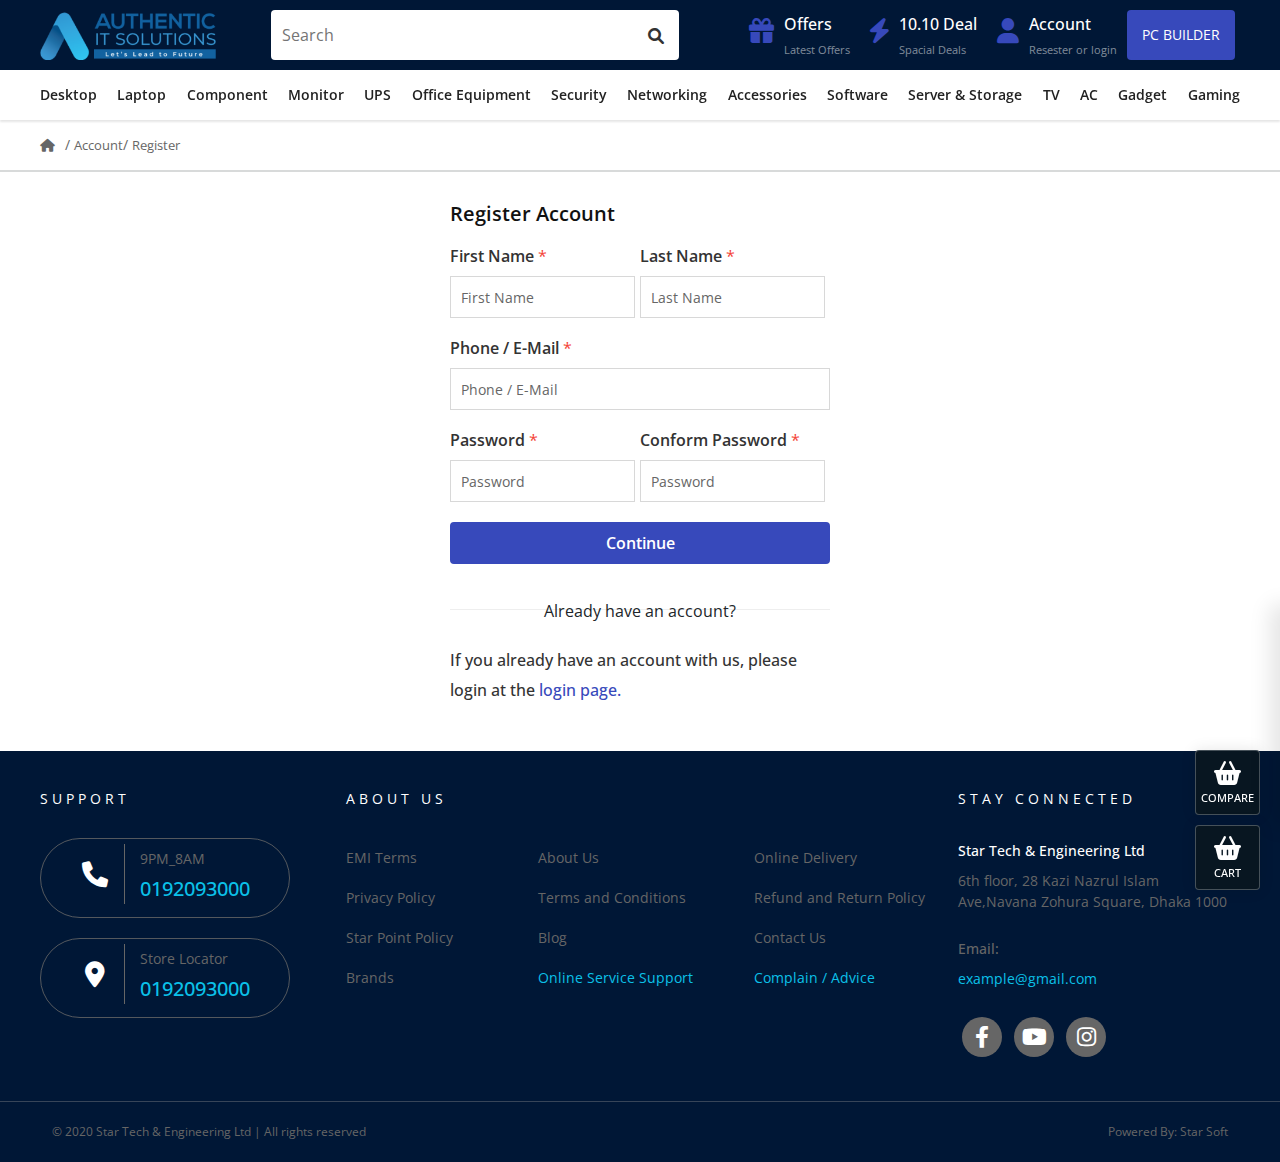
<file: register.html>
<!DOCTYPE html>
<html lang="en">

<head>
    <meta charset="UTF-8">
    <meta http-equiv="X-UA-Compatible" content="IE=edge">
    <meta name="viewport" content="width=device-width, initial-scale=1.0">
    <title>Register</title>
    <link rel="stylesheet" href="css/bootstrap.min.css">
    <link rel="stylesheet" href="css/all.min.css">
    <link rel="stylesheet" href="css/style.css">
    <link rel="stylesheet" href="css/responsive.css">

</head>

<body>
    <!-- -------====== header section start  ======------- -->
    <header>
        <!-- large header start  -->
        <div class="header-top-area bg-area">
            <div class="container">
                <div class="header-top">
                    <div class="header-logo">
                        <a href="index.html"><img src="images/logo-2-300x85.png" alt=""></a>
                    </div>
                    <div class="header-search d-flex">
                        <input type="text" placeholder="Search">
                        <div class="search-icon">
                            <a href="#"> <i class="fa-solid fa-magnifying-glass"></i></a>
                        </div>
                    </div>

                    <div class="header-right">
                        <div class="icon-cards">
                            <div class="header-right-icon">
                                <a href="#"><i class="fa-solid fa-gift"></i></a>
                            </div>
                            <div class="header-right-content">
                                <a href="offers.html">
                                    <h3>Offers</h3>
                                </a>
                                <p>Latest Offers</p>
                            </div>
                        </div>

                        <div class="icon-cards">
                            <div class="header-right-icon">
                                <a href="#"><i class="fa-solid fa-bolt"></i></a>
                            </div>
                            <div class="header-right-content">
                                <a href="deals.html">
                                    <h3>10.10 Deal</h3>
                                </a>
                                <p>Spacial Deals</p>
                            </div>
                        </div>

                        <div class="icon-cards">
                            <div class="header-right-icon">
                                <a href="#"><i class="fa-solid fa-user"></i></a>
                            </div>
                            <div class="header-right-content">
                                <a href="account.html">
                                    <h3>Account</h3>
                                </a>
                                <p>Resester or login</p>
                            </div>
                        </div>

                        <div class="icon-cards">
                            <div class="header-right-search">
                                <a href="pc-builder.html" class="header-top-btn">PC Builder</a>
                            </div>
                        </div>
                    </div>
                </div>
            </div>
        </div>
        <!-- large header end  -->

        <!-- mb header start  -->
        <div class="mb-header-tab-area bg-area">
            <div class="container">
                <div class="mb-header-tab">
                    <label for="menu-bar">
                <i class="fa-solid fa-bars"></i>
               </label>
                    <div class="mb-header-logo">
                        <img src="images/logo-2-300x85.png" alt="">
                    </div>
                    <div class="mb-header-icon d-flex">
                        <div class="mbsearch d-flex">
                            <i class="fa-solid fa-magnifying-glass search"></i>
                            <input type="text" placeholder="Search" id="search">
                        </div>

                        <div class="btn-cart4" onclick="showMenu4()">
                            <i class="fa-solid fa-cart-shopping"></i>
                        </div>
                    </div>
                    <div class="cart-design4">
                        <div class="cart-header4">
                            <h2>YOUR CART</h2>
                            <span class="close4" onclick="closeMenu4()"> 
                            <i class="fa-solid fa-xmark"></i>
                        </span>
                        </div>
                        <div class="content4">
                            <div class="empty-content4">
                                <p>Your shopping cart is empty!</p>
                            </div>
                        </div>
                        <div class="cart-bottom4">
                            <div class="promotion-code4">
                                <div class="input-group4">
                                    <input type="text" placeholder="Promo code" id="">
                                    <span class="input-group-btn4">
                                    <button class="btn" type="submit">Apply</button>
                                </span>
                                </div>
                            </div>
                            <div class="total">
                                <div class="title">Sub-Total</div>
                                <div class="amount">0৳</div>
                            </div>
                            <div class="total">
                                <div class="title">Total</div>
                                <div class="amount">0৳</div>
                            </div>
                        </div>
                    </div>

                </div>
            </div>
        </div>
        <!-- mb header  end -->

        <!-- mb bottom tab end -->
        <div class="mb-bottom-tab-area bg-area">
            <div class="container">
                <div class="mb-bottom-tab">
                    <a href="offers.html">
                        <i class="fa-solid fa-gift"></i>
                        <h5>Offers</h5>
                    </a>
                    <a href="deals.html">
                        <i class="fa-solid fa-bolt"></i>
                        <h5>Deals</h5>
                    </a>
                    <a href="pc-builder.html">
                        <i class="fa-sharp fa-solid fa-desktop"></i>
                        <h5>PC Builder</h5>
                    </a>
                    <div class="fixed-btn-compare3">
                        <div class="btn-compare3" onclick="showMenu3()">
                            <i class="fa-solid fa-copy"></i>
                            <h5>Compare (0)</h5>
                        </div>
                        <div class="btn-compare-design3">
                            <div class="cart-header3">
                                <h2>Compare Product</h2>
                                <span class="btn-compare-close3" onclick="closeMenu3()">
                                <i class="fa-solid fa-xmark"></i>
                            </span>
                            </div>
                            <div class="empty-content3">
                                <p>Your compare list is empty</p>
                            </div>
                        </div>
                    </div>
                    <a href="account.html">
                        <i class="fa-solid fa-user"></i>
                        <h5>Account</h5>
                    </a>
                </div>
            </div>
        </div>
        <!-- mb bottom tab end -->

        <!-- mega start  -->
        <div class="teach-top-area bg-area">
            <div class="container">
                <input type="checkbox" id="menu-bar">
                <nav class="navber">
                    <ul>
                        <li><a href="desktop.html" class="menu">Desktop</a>
                            <ul class="desktop">
                                <li><a href="#">Special PC</a></li>
                                <li><a href="#">Star PC<i class="fas fa-caret-down"></i></a>
                                    <ul class="start-pc">
                                        <li> <a href="#">Intel PC</a></li>
                                        <li> <a href="#">RYZEN PC</a></li>
                                    </ul>
                                </li>
                                <li><a href="#">Gaming PC<i class="fas fa-caret-down"></i></a>
                                    <ul class="gamming-pc">
                                        <li><a href="#">Intel PC</a></li>
                                        <li><a href="#">RYZEN PC</a></li>
                                    </ul>
                                </li>
                                <li><a href="#"> Brand PC<i class="fas fa-caret-down"></i></a>
                                    <ul class="brand-pc">
                                        <li><a href="#">Acer</a></li>
                                        <li><a href="#">Asus</a></li>
                                        <li><a href="#">Dell</a></li>
                                        <li><a href="#"> HP</a></li>
                                        <li><a href="#">Lenovo</a></li>
                                        <li><a href="#">Walton</a></li>
                                    </ul>
                                </li>
                                <li><a href="#">All in one PC<i class="fas fa-caret-down"></i></a>
                                    <ul class="all-in">
                                        <li><a href="#">DELL</a></li>
                                        <li><a href="#">i-Life</a></li>
                                        <li><a href="#"> HP</a></li>
                                        <li><a href="#">ASUS</a></li>
                                        <li><a href="#">LENOVO</a></li>
                                    </ul>
                                </li>
                                <li><a href="#">Portable Mini PC<i class="fas fa-caret-down"></i></a>
                                    <ul class="portable">
                                        <li><a href="#">Asus</a></li>
                                        <li><a href="#">Intel</a></li>
                                        <li><a href="#"> GIGABYTE</a></li>
                                        <li><a href="#">Zotac</a></li>
                                        <li><a href="#">Chuwi</a></li>
                                    </ul>
                                </li>
                                <li><a href="#">Apple Mac Mini</a></li>
                                <li><a href="#">Apple iMac</a></li>
                                <li><a href="#">Apple Mac Studio</a></li>
                                <li><a href="#">Budget PC</a></li>
                                <li><a href="#">Show All Desktop</a></li>
                            </ul>
                        </li>

                        <!-- laptop drop-down start  -->
                        <li><a href="" class="menu">Laptop</a>
                            <ul class="lapotop">
                                <li><a href="#">All Laptop<i class="fas fa-caret-down"></i></a>
                                    <ul class="all-laptop">
                                        <li><a href="#">Asus</a></li>
                                        <li><a href="#">Razer</a></li>
                                        <li><a href="#">MacBook</a></li>
                                        <li><a href="#"> Microsoft</a></li>
                                        <li><a href="#">HP</a></li>
                                        <li><a href="#">Dell</a></li>
                                        <li><a href="#">Lenovo</a></li>
                                        <li><a href="#">Asus</a></li>
                                        <li><a href="#">Acer</a></li>
                                        <li><a href="#"> MSI</a></li>
                                        <li><a href="#">Gigabyte</a></li>
                                        <li><a href="#">Huawei</a></li>
                                        <li><a href="#">AVITA_Laptop</a></li>
                                        <li><a href="#">Xiaomi</a></li>
                                        <li><a href="#">Realme</a></li>
                                        <li><a href="#">Samsung</a></li>
                                        <li><a href="#">Walton</a></li>
                                    </ul>
                                </li>
                                <li><a href="#">Gaming Laptop<i class="fas fa-caret-down"></i></a>
                                    <ul class="gaming-laptop">
                                        <li><a href="#">RAZER</a></li>
                                        <li><a href="#">HP</a></li>
                                        <li><a href="#"> Asus</a></li>
                                        <li><a href="#">MSI</a></li>
                                        <li><a href="#"> GIGABYTE</a></li>
                                        <li><a href="#">Acer</a></li>
                                        <li><a href="#">Dell</a></li>
                                        <li><a href="#">Lenovo</a></li>
                                    </ul>
                                </li>
                                <li><a href="#">Premium Ultrabook</a></li>
                                <li><a href="#">Laptop Bag</a></li>
                                <li><a href="#">External Graphics Enclosure</a></li>
                                <li><a href="#">Laptop Accessories</a></li>
                                <li><a href="#">Show All Laptop</a></li>
                            </ul>
                        </li>

                        <!-- Component drop-down start  -->
                        <li><a href="" class="menu">Component</a>
                            <ul>
                                <li><a href="#">Premium Ultrabook</a></li>
                                <li><a href="#">Laptop Bag</a></li>
                                <li><a href="#">External Graphics Enclosure</a></li>
                                <li><a href="#">Laptop Accessories</a></li>
                                <li><a href="#">Show All Laptop</a></li>
                            </ul>
                        </li>

                        <!-- Monitor drop-down start  -->
                        <li><a href="" class="menu">Monitor</a>
                            <ul>
                                <li><a href="#">Premium Ultrabook</a></li>
                                <li><a href="#">Laptop Bag</a></li>
                                <li><a href="#">External Graphics Enclosure</a></li>
                                <li><a href="#">Laptop Accessories</a></li>
                                <li><a href="#">Show All Laptop</a></li>
                            </ul>
                        </li>
                        <!-- UPS drop-down start  -->
                        <li><a href="" class="menu">UPS</a>
                            <ul>
                                <li><a href="#">Premium Ultrabook</a></li>
                                <li><a href="#">Laptop Bag</a></li>
                                <li><a href="#">External Graphics Enclosure</a></li>
                                <li><a href="#">Laptop Accessories</a></li>
                                <li><a href="#">Show All Laptop</a></li>
                            </ul>
                        </li>
                        <li><a href="" class="menu">Office Equipment</a>
                            <ul>
                                <li><a href="#">Premium Ultrabook</a></li>
                                <li><a href="#">Laptop Bag</a></li>
                                <li><a href="#">External Graphics Enclosure</a></li>
                                <li><a href="#">Laptop Accessories</a></li>
                                <li><a href="#">Show All Laptop</a></li>
                            </ul>
                        </li>

                        <li><a href="" class="menu">Security</a>
                            <ul>
                                <li><a href="#">Premium Ultrabook</a></li>
                                <li><a href="#">Laptop Bag</a></li>
                                <li><a href="#">External Graphics Enclosure</a></li>
                                <li><a href="#">Laptop Accessories</a></li>
                                <li><a href="#">Show All Laptop</a></li>
                            </ul>
                        </li>

                        <li><a href="" class="menu">Networking</a>
                            <ul>
                                <li><a href="#">Premium Ultrabook</a></li>
                                <li><a href="#">Laptop Bag</a></li>
                                <li><a href="#">External Graphics Enclosure</a></li>
                                <li><a href="#">Laptop Accessories</a></li>
                                <li><a href="#">Show All Laptop</a></li>
                            </ul>
                        </li>

                        <li><a href="" class="menu">Accessories</a>
                            <ul>
                                <li><a href="#">Premium Ultrabook</a></li>
                                <li><a href="#">Laptop Bag</a></li>
                                <li><a href="#">External Graphics Enclosure</a></li>
                                <li><a href="#">Laptop Accessories</a></li>
                                <li><a href="#">Show All Laptop</a></li>
                            </ul>
                        </li>

                        <li><a href="" class="menu">Software</a>
                            <ul>
                                <li><a href="#">Premium Ultrabook</a></li>
                                <li><a href="#">Laptop Bag</a></li>
                                <li><a href="#">External Graphics Enclosure</a></li>
                                <li><a href="#">Laptop Accessories</a></li>
                                <li><a href="#">Show All Laptop</a></li>
                            </ul>
                        </li>

                        <li><a href="" class="menu">Server & Storage</a>
                            <ul>
                                <li><a href="#">Premium Ultrabook</a></li>
                                <li><a href="#">Laptop Bag</a></li>
                                <li><a href="#">External Graphics Enclosure</a></li>
                                <li><a href="#">Laptop Accessories</a></li>
                                <li><a href="#">Show All Laptop</a></li>
                            </ul>
                        </li>

                        <li><a href="" class="menu">TV</a>
                            <ul>
                                <li><a href="#">Premium Ultrabook</a></li>
                                <li><a href="#">Laptop Bag</a></li>
                                <li><a href="#">External Graphics Enclosure</a></li>
                                <li><a href="#">Laptop Accessories</a></li>
                                <li><a href="#">Show All Laptop</a></li>
                            </ul>
                        </li>

                        <li><a href="" class="menu">AC</a>
                            <ul>
                                <li><a href="#">Premium Ultrabook</a></li>
                                <li><a href="#">Laptop Bag</a></li>
                                <li><a href="#">External Graphics Enclosure</a></li>
                                <li><a href="#">Laptop Accessories</a></li>
                                <li><a href="#">Show All Laptop</a></li>
                            </ul>
                        </li>

                        <li><a href="" class="menu">Gadget</a>
                            <ul class="gadget">
                                <li><a href="#">Premium Ultrabook</a></li>
                                <li><a href="#">Laptop Bag</a></li>
                                <li><a href="#">External Graphics Enclosure</a></li>
                                <li><a href="#">Laptop Accessories</a></li>
                                <li><a href="#">Show All Laptop</a></li>
                            </ul>
                        </li>

                        <li><a href="" class="menu">Gaming</a>
                            <ul class="gaming">
                                <li><a href="#">Premium Ultrabook</a></li>
                                <li><a href="#">Laptop Bag</a></li>
                                <li><a href="#">External Graphics Enclosure</a></li>
                                <li><a href="#">Laptop Accessories</a></li>
                                <li><a href="#">Show All Laptop</a></li>
                            </ul>
                        </li>
                    </ul>
                </nav>
            </div>
        </div>
        <!-- mega end  -->
    </header>
    <!-- -------====== header section end  ======------- -->

    <!-- -------====== offer section start  ======------- -->
    <section class="offer-area register-area bg-area">
        <div class="container">
            <div class="row">
                <div class="col-lg-12 col-md-12 col-sm-12">
                    <ul class="offer-content d-flex">
                        <li>
                            <a href="#">
                                <i class="fa-solid fa-house"></i></a>
                        </li>
                        <li> /
                            <a href="#" class="offer-slash">Account</a>
                        </li>
                        <li> /
                            <a href="#" class="offer-slash">Register</a>
                        </li>
                    </ul>
                </div>
            </div>
        </div>
    </section>
    <!-- -------====== offer section end  ======------- -->

    <!-- -------====== form section start ======------- -->
    <section class="register-area bg-area">
        <div class="container">
            <div class="form">
                <div class="row">
                    <div class="col-12">
                        <div class="register-content">
                            <form action="">
                                <h1>Register Account</h1>
                                <div class="multiple-form-group">
                                    <div class="form-group required">
                                        <label for="input-firstname">First Name</label>
                                        <input type="text" name="firstname" id="input-firstname" placeholder="First Name">
                                    </div>
                                    <div class="form-group required">
                                        <label for="input-lastname">Last Name</label>
                                        <input type="text" name="lastname" id="input-lastname" placeholder="Last Name">
                                    </div>
                                </div>
                                <div class="form-group required">
                                    <label for="UserName">Phone / E-Mail</label>
                                    <input type="text" placeholder="Phone / E-Mail">
                                </div>
                                <div class="multiple-form-group">
                                    <div class="form-group required">
                                        <label for="password">Password</label>
                                        <input type="password" placeholder="Password">
                                    </div>
                                    <div class="form-group required">
                                        <label for="password">Conform Password</label>
                                        <input type="password" placeholder="Password">
                                    </div>
                                </div>
                                <button type="submit" class="form-btn btn">Continue</button>
                            </form>
                            <p class="donot-text"><span>Already have an account?</span></p>
                            <div class="create-account">
                                <p>If you already have an account with us, please login at the
                                    <a href="account.html">login page.</a>
                                </p>
                            </div>
                        </div>
                    </div>
                </div>
            </div>
        </div>
    </section>
    <!-- -------====== form section end ======------- -->

    <!---------====== scroll button start  ======--------->
    <section class="scroll-button-area bg-area">
        <div class="container">
            <button type="button" class="scroll-btn btn" id="btn-back-to-top">
             <i class="fas fa-arrow-up"></i>
            </button>
        </div>
    </section>
    <!---------====== scroll button end  ======--------->

    <!-- -------====== fixed-btn start ======------- -->
    <div class="fixed-btn-area bg-area">
        <div class="fixed-btn-area bg-area">
            <div class="fixed-btn-compare">
                <div class="btn-compare" onclick="showMenu()">
                    <i class="fa-solid fa-basket-shopping"></i>
                    <h3>Compare</h3>
                </div>
                <div class="btn-compare-design">
                    <div class="cart-header">
                        <h2>Compare Product</h2>
                        <span class="btn-compare-close" onclick="closeMenu()">
                    <i class="fa-solid fa-xmark"></i>
                </span>
                    </div>
                    <div class="empty-content">
                        <p>Your compare list is empty!</p>
                    </div>
                </div>
            </div>
        </div>
        <!-- cart  -->
        <div class="ticon2 btn-cart" onclick="showMenu2()">
            <i class="fa-solid fa-basket-shopping"></i>
            <h3>Cart</h3>
        </div>
        <div class="cart-design">
            <div class="cart-header">
                <h2>YOUR CART</h2>
                <span class="mc-toggler loaded close close2" onclick="closeMenu2()">
                <i class="fa-solid fa-xmark"></i>
            </span>
            </div>
            <div class="content">
                <div class="empty-content">
                    <p>Your shopping cart is empty!</p>
                </div>
            </div>
            <div class="cart-bottom footer">
                <div class="promotion-code">
                    <div class="input-group">
                        <input type="text" placeholder="Promo Code" id="">
                        <span class="input-group-btn"><button class="btn" type="submit">Apply</button></span>
                    </div>
                </div>
                <div class="total">
                    <div class="title">Sub-Total</div>
                    <div class="amount">0৳</div>
                </div>
                <div class="total">
                    <div class="title">Total</div>
                    <div class="amount">0৳</div>
                </div>
            </div>
        </div>
    </div>
    <!-- -------====== fixed-btn start ======------- -->

    <!-- -------====== footer section start ======------- -->
    <footer class="footer-area bg-area">
        <div class="container">
            <div class="row footer d-flex">
                <div class="col-lg-3 col-md-12 col-sm-12">
                    <div class="footer-header">
                        <h3>SUPPORT</h3>
                    </div>

                    <div class="row">
                        <div class="col-12">
                            <div class="footer-btn">
                                <a href="#" class="footer-contact-btn d-flex">
                                    <div class="contact-icon">
                                        <i class="fa-solid fa-phone"></i>
                                    </div>
                                    <div class="footer-content">
                                        <span>9PM_8AM</span>
                                        <h4>0192093000</h4>
                                    </div>
                                </a>
                                <a href="#" class="footer-contact-btn d-flex">
                                    <div class="contact-icon">
                                        <i class="fa-solid fa-location-dot"></i>
                                    </div>
                                    <div class="footer-content">
                                        <span>Store Locator</span>
                                        <h4>0192093000</h4>
                                    </div>
                                </a>
                            </div>
                        </div>
                    </div>
                </div>
                <div class="col-lg-6 col-md-12 col-sm-12">
                    <div class="footer-header">
                        <h3>ABOUT US</h3>
                    </div>
                    <div class="row footer-wedget">
                        <div class="footer-md">
                            <ul class="footer-link">
                                <li><a href="#">EMI Terms</a></li>
                                <li><a href="#">About Us</a></li>
                                <li><a href="# ">Online Delivery</a></li>
                                <li><a href="#">Privacy Policy</a></li>
                                <li><a href="#">Terms and Conditions</a></li>
                                <li><a href="# ">Refund and Return Policy</a></li>
                                <li><a href="#">Star Point Policy</a></li>
                                <li><a href="#">Blog</a></li>
                                <li><a href="# ">Contact Us</a></li>
                                <li><a href="#">Brands</a></li>
                                <li><a href="#" style="color: #0bc1e9;">Online Service Support</a></li>
                                <li><a href="# " style="color: #0bc1e9; ">Complain / Advice</a></li>
                            </ul>
                        </div>
                        <div class="col-lg-4 col-sm-12">
                            <ul class="footer-link">
                                <li><a href="#">EMI Terms</a></li>
                                <li><a href="#">Privacy Policy</a></li>
                                <li><a href="#">Star Point Policy</a></li>
                                <li><a href="#">Brands</a></li>
                            </ul>
                        </div>
                        <div class="col-lg-4 col-sm-12 p-0">
                            <ul class="footer-link">
                                <li><a href="#">About Us</a></li>
                                <li><a href="#">Terms and Conditions</a></li>
                                <li><a href="#">Blog</a></li>
                                <li><a href="#" style="color: #0bc1e9;">Online Service Support</a></li>
                            </ul>
                        </div>
                        <div class="col-lg-4 col-sm-12">
                            <ul class="footer-link">
                                <li><a href="# ">Online Delivery</a></li>
                                <li><a href="# ">Refund and Return Policy</a></li>
                                <li><a href="# ">Contact Us</a></li>
                                <li><a href="# " style="color: #0bc1e9; ">Complain / Advice</a></li>
                            </ul>
                        </div>
                    </div>
                </div>

                <div class="col-lg-3 col-md-12 col-sm-12">
                    <div class="footer-header ">
                        <h3>STAY CONNECTED</h3>
                    </div>
                    <div class="footer-social">
                        <span style="color: #fff; ">Star Tech & Engineering Ltd</span>
                        <p>6th floor, 28 Kazi Nazrul Islam Ave,Navana Zohura Square, Dhaka 1000</p>
                        <span>Email:</span>
                        <a href="">
                            <p class="mail">example@gmail.com</p>
                        </a>
                    </div>
                    <div class="footer-social-icon">
                        <a href=""><i class="fa-brands fa-facebook-f"></i></a>
                        <a href=""><i class="fa-brands fa-youtube"></i></a>
                        <a href=""><i class="fa-brands fa-instagram"></i></a>
                    </div>
                </div>
            </div>
        </div>
    </footer>
    <!-- -------====== footer section end ======------- -->

    <!-- -------====== copyright start ======------- -->
    <section class="copyright-area bg-area">
        <div class="container">
            <div class="row m-0">
                <div class="col-lg-12 col-sm-12">
                    <div class="copyright-content">
                        <p>© 2020 Star Tech & Engineering Ltd | All rights reserved</p>
                        <p>Powered By: Star Soft</p>
                    </div>
                </div>
            </div>
        </div>
    </section>
    <!-- -------====== copyright ======------- -->




    <!-- top-search start  -->

    <script>
        let search = document.querySelector(".search");
        search.onclick = function() {
            document.querySelector(".mbsearch").classList.toggle('active');
        }
    </script>
    <!-- top-search end -->


    <!-- scroll button start  -->
    <script>
        let mybutton = document.getElementById("btn-back-to-top");
        window.onscroll = function() {
            scrollFunction();
        };

        function scrollFunction() {
            if (
                document.body.scrollTop > 20 ||
                document.documentElement.scrollTop > 20
            ) {
                mybutton.style.display = "block";
            } else {
                mybutton.style.display = "none";
            }
        }
        mybutton.addEventListener("click", backToTop);

        function backToTop() {
            document.body.scrollTop = 0;
            document.documentElement.scrollTop = 0;
        }
    </script>
    <!-- scroll button end  -->





    <script src="js/bootstrap.min.js "></script>
    <script src="js/script.js "></script>



</body>

</html>
</file>
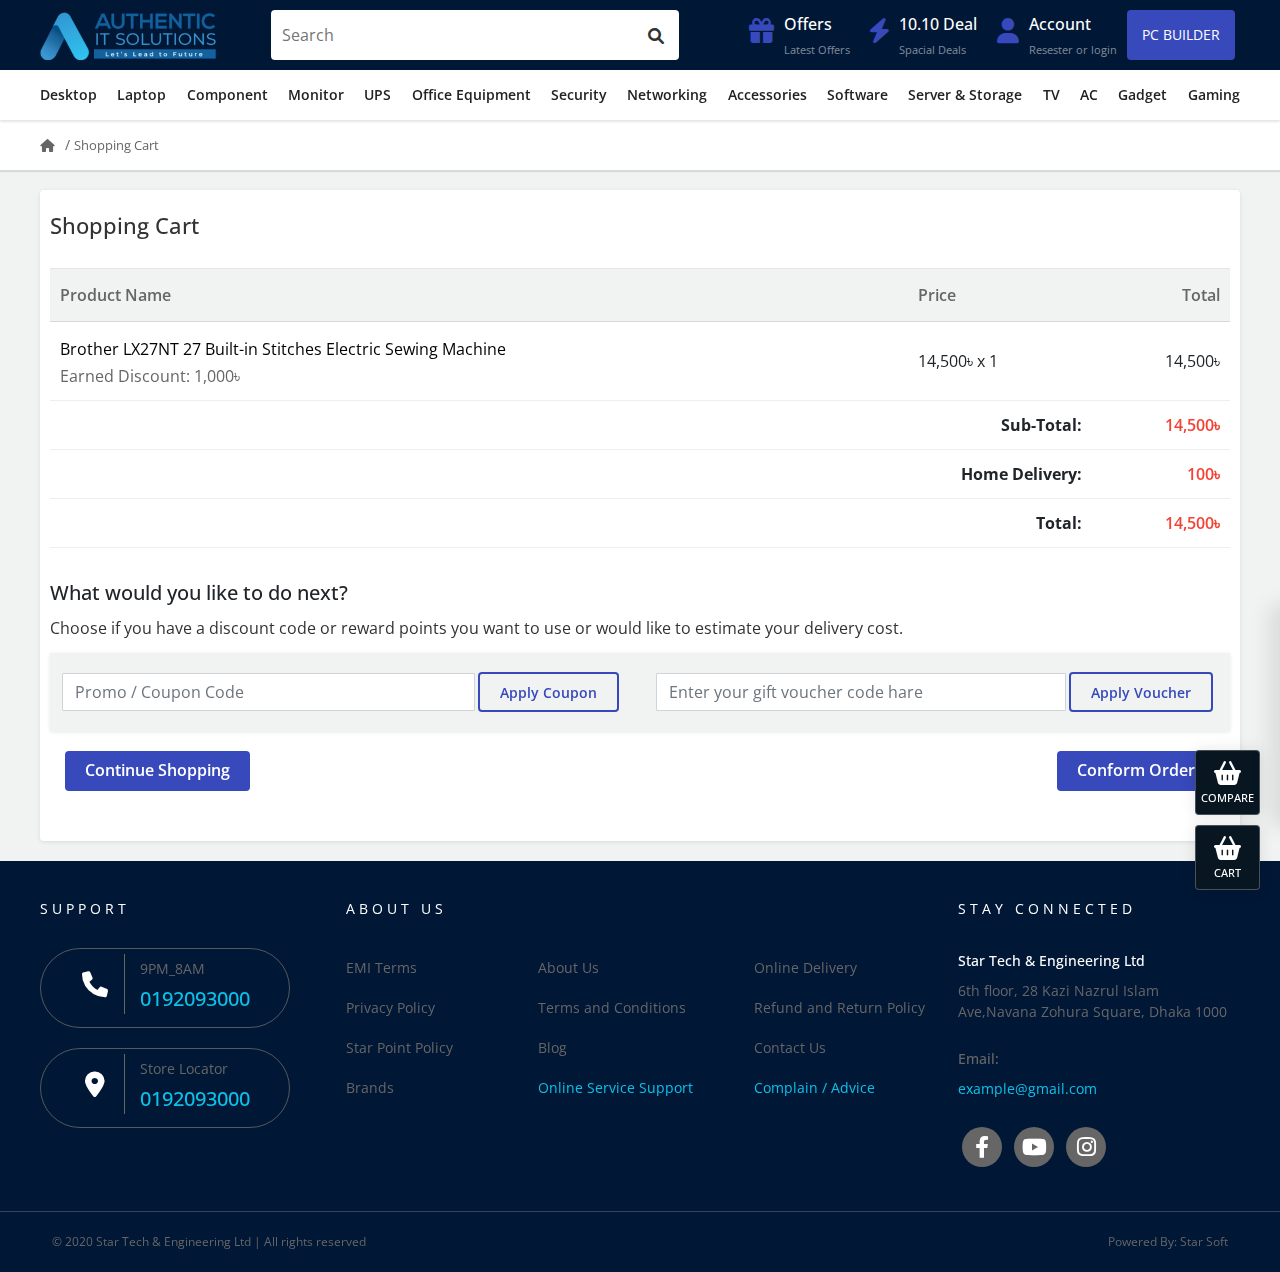
<file: shopping-card.html>
<!DOCTYPE html>
<html lang="en">

<head>
    <meta charset="UTF-8">
    <meta http-equiv="X-UA-Compatible" content="IE=edge">
    <meta name="viewport" content="width=device-width, initial-scale=1.0">
    <title>Shopping Cart</title>
    <link rel="stylesheet" href="css/bootstrap.min.css">
    <link rel="stylesheet" href="css/all.min.css">
    <link rel="stylesheet" href="css/style.css">
    <link rel="stylesheet" href="css/responsive.css">

</head>

<body>
    <!-- -------====== header section start  ======------- -->
    <header>
        <!-- large header start  -->
        <div class="header-top-area bg-area">
            <div class="container">
                <div class="header-top">
                    <div class="header-logo">
                        <a href="index.html"><img src="images/logo-2-300x85.png" alt=""></a>
                    </div>
                    <div class="header-search d-flex">
                        <input type="text" placeholder="Search">
                        <div class="search-icon">
                            <a href="#"> <i class="fa-solid fa-magnifying-glass"></i></a>
                        </div>
                    </div>

                    <div class="header-right">
                        <div class="icon-cards">
                            <div class="header-right-icon">
                                <a href="#"><i class="fa-solid fa-gift"></i></a>
                            </div>
                            <div class="header-right-content">
                                <a href="offers.html">
                                    <h3>Offers</h3>
                                </a>
                                <p>Latest Offers</p>
                            </div>
                        </div>

                        <div class="icon-cards">
                            <div class="header-right-icon">
                                <a href="#"><i class="fa-solid fa-bolt"></i></a>
                            </div>
                            <div class="header-right-content">
                                <a href="deals.html">
                                    <h3>10.10 Deal</h3>
                                </a>
                                <p>Spacial Deals</p>
                            </div>
                        </div>

                        <div class="icon-cards">
                            <div class="header-right-icon">
                                <a href="#"><i class="fa-solid fa-user"></i></a>
                            </div>
                            <div class="header-right-content">
                                <a href="account.html">
                                    <h3>Account</h3>
                                </a>
                                <p>Resester or login</p>
                            </div>
                        </div>

                        <div class="icon-cards">
                            <div class="header-right-search">
                                <a href="pc-builder.html" class="header-top-btn">PC Builder</a>
                            </div>
                        </div>
                    </div>
                </div>
            </div>
        </div>
        <!-- large header end  -->

        <!-- mb header start  -->
        <div class="mb-header-tab-area bg-area">
            <div class="container">
                <div class="mb-header-tab">
                    <label for="menu-bar">
                <i class="fa-solid fa-bars"></i>
               </label>
                    <div class="mb-header-logo">
                        <img src="images/logo-2-300x85.png" alt="">
                    </div>
                    <div class="mb-header-icon d-flex">
                        <div class="mbsearch d-flex">
                            <i class="fa-solid fa-magnifying-glass search"></i>
                            <input type="text" placeholder="Search" id="search">
                        </div>

                        <div class="btn-cart4" onclick="showMenu4()">
                            <i class="fa-solid fa-cart-shopping"></i>
                        </div>
                    </div>
                    <div class="cart-design4">
                        <div class="cart-header4">
                            <h2>YOUR CART</h2>
                            <span class="close4" onclick="closeMenu4()"> 
                            <i class="fa-solid fa-xmark"></i>
                        </span>
                        </div>
                        <div class="content4">
                            <div class="empty-content4">
                                <p>Your shopping cart is empty!</p>
                            </div>
                        </div>
                        <div class="cart-bottom4">
                            <div class="promotion-code4">
                                <div class="input-group4">
                                    <input type="text" placeholder="Promo code" id="">
                                    <span class="input-group-btn4">
                                    <button class="btn" type="submit">Apply</button>
                                </span>
                                </div>
                            </div>
                            <div class="total">
                                <div class="title">Sub-Total</div>
                                <div class="amount">0৳</div>
                            </div>
                            <div class="total">
                                <div class="title">Total</div>
                                <div class="amount">0৳</div>
                            </div>
                        </div>
                    </div>

                </div>
            </div>
        </div>
        <!-- mb header  end -->

        <!-- mb bottom tab end -->
        <div class="mb-bottom-tab-area bg-area">
            <div class="container">
                <div class="mb-bottom-tab">
                    <a href="offers.html">
                        <i class="fa-solid fa-gift"></i>
                        <h5>Offers</h5>
                    </a>
                    <a href="deals.html">
                        <i class="fa-solid fa-bolt"></i>
                        <h5>Deals</h5>
                    </a>
                    <a href="pc-builder.html">
                        <i class="fa-sharp fa-solid fa-desktop"></i>
                        <h5>PC Builder</h5>
                    </a>
                    <div class="fixed-btn-compare3">
                        <div class="btn-compare3" onclick="showMenu3()">
                            <i class="fa-solid fa-copy"></i>
                            <h5>Compare (0)</h5>
                        </div>
                        <div class="btn-compare-design3">
                            <div class="cart-header3">
                                <h2>Compare Product</h2>
                                <span class="btn-compare-close3" onclick="closeMenu3()">
                                <i class="fa-solid fa-xmark"></i>
                            </span>
                            </div>
                            <div class="empty-content3">
                                <p>Your compare list is empty</p>
                            </div>
                        </div>
                    </div>
                    <a href="account.html">
                        <i class="fa-solid fa-user"></i>
                        <h5>Account</h5>
                    </a>
                </div>
            </div>
        </div>
        <!-- mb bottom tab end -->

        <!-- mega start  -->
        <div class="teach-top-area bg-area">
            <div class="container">
                <input type="checkbox" id="menu-bar">
                <nav class="navber">
                    <ul>
                        <li><a href="desktop.html" class="menu">Desktop</a>
                            <ul class="desktop">
                                <li><a href="#">Special PC</a></li>
                                <li><a href="#">Star PC<i class="fas fa-caret-down"></i></a>
                                    <ul class="start-pc">
                                        <li> <a href="#">Intel PC</a></li>
                                        <li> <a href="#">RYZEN PC</a></li>
                                    </ul>
                                </li>
                                <li><a href="#">Gaming PC<i class="fas fa-caret-down"></i></a>
                                    <ul class="gamming-pc">
                                        <li><a href="#">Intel PC</a></li>
                                        <li><a href="#">RYZEN PC</a></li>
                                    </ul>
                                </li>
                                <li><a href="#"> Brand PC<i class="fas fa-caret-down"></i></a>
                                    <ul class="brand-pc">
                                        <li><a href="#">Acer</a></li>
                                        <li><a href="#">Asus</a></li>
                                        <li><a href="#">Dell</a></li>
                                        <li><a href="#"> HP</a></li>
                                        <li><a href="#">Lenovo</a></li>
                                        <li><a href="#">Walton</a></li>
                                    </ul>
                                </li>
                                <li><a href="#">All in one PC<i class="fas fa-caret-down"></i></a>
                                    <ul class="all-in">
                                        <li><a href="#">DELL</a></li>
                                        <li><a href="#">i-Life</a></li>
                                        <li><a href="#"> HP</a></li>
                                        <li><a href="#">ASUS</a></li>
                                        <li><a href="#">LENOVO</a></li>
                                    </ul>
                                </li>
                                <li><a href="#">Portable Mini PC<i class="fas fa-caret-down"></i></a>
                                    <ul class="portable">
                                        <li><a href="#">Asus</a></li>
                                        <li><a href="#">Intel</a></li>
                                        <li><a href="#"> GIGABYTE</a></li>
                                        <li><a href="#">Zotac</a></li>
                                        <li><a href="#">Chuwi</a></li>
                                    </ul>
                                </li>
                                <li><a href="#">Apple Mac Mini</a></li>
                                <li><a href="#">Apple iMac</a></li>
                                <li><a href="#">Apple Mac Studio</a></li>
                                <li><a href="#">Budget PC</a></li>
                                <li><a href="#">Show All Desktop</a></li>
                            </ul>
                        </li>

                        <!-- laptop drop-down start  -->
                        <li><a href="" class="menu">Laptop</a>
                            <ul class="lapotop">
                                <li><a href="#">All Laptop<i class="fas fa-caret-down"></i></a>
                                    <ul class="all-laptop">
                                        <li><a href="#">Asus</a></li>
                                        <li><a href="#">Razer</a></li>
                                        <li><a href="#">MacBook</a></li>
                                        <li><a href="#"> Microsoft</a></li>
                                        <li><a href="#">HP</a></li>
                                        <li><a href="#">Dell</a></li>
                                        <li><a href="#">Lenovo</a></li>
                                        <li><a href="#">Asus</a></li>
                                        <li><a href="#">Acer</a></li>
                                        <li><a href="#"> MSI</a></li>
                                        <li><a href="#">Gigabyte</a></li>
                                        <li><a href="#">Huawei</a></li>
                                        <li><a href="#">AVITA_Laptop</a></li>
                                        <li><a href="#">Xiaomi</a></li>
                                        <li><a href="#">Realme</a></li>
                                        <li><a href="#">Samsung</a></li>
                                        <li><a href="#">Walton</a></li>
                                    </ul>
                                </li>
                                <li><a href="#">Gaming Laptop<i class="fas fa-caret-down"></i></a>
                                    <ul class="gaming-laptop">
                                        <li><a href="#">RAZER</a></li>
                                        <li><a href="#">HP</a></li>
                                        <li><a href="#"> Asus</a></li>
                                        <li><a href="#">MSI</a></li>
                                        <li><a href="#"> GIGABYTE</a></li>
                                        <li><a href="#">Acer</a></li>
                                        <li><a href="#">Dell</a></li>
                                        <li><a href="#">Lenovo</a></li>
                                    </ul>
                                </li>
                                <li><a href="#">Premium Ultrabook</a></li>
                                <li><a href="#">Laptop Bag</a></li>
                                <li><a href="#">External Graphics Enclosure</a></li>
                                <li><a href="#">Laptop Accessories</a></li>
                                <li><a href="#">Show All Laptop</a></li>
                            </ul>
                        </li>

                        <!-- Component drop-down start  -->
                        <li><a href="" class="menu">Component</a>
                            <ul>
                                <li><a href="#">Premium Ultrabook</a></li>
                                <li><a href="#">Laptop Bag</a></li>
                                <li><a href="#">External Graphics Enclosure</a></li>
                                <li><a href="#">Laptop Accessories</a></li>
                                <li><a href="#">Show All Laptop</a></li>
                            </ul>
                        </li>

                        <!-- Monitor drop-down start  -->
                        <li><a href="" class="menu">Monitor</a>
                            <ul>
                                <li><a href="#">Premium Ultrabook</a></li>
                                <li><a href="#">Laptop Bag</a></li>
                                <li><a href="#">External Graphics Enclosure</a></li>
                                <li><a href="#">Laptop Accessories</a></li>
                                <li><a href="#">Show All Laptop</a></li>
                            </ul>
                        </li>
                        <!-- UPS drop-down start  -->
                        <li><a href="" class="menu">UPS</a>
                            <ul>
                                <li><a href="#">Premium Ultrabook</a></li>
                                <li><a href="#">Laptop Bag</a></li>
                                <li><a href="#">External Graphics Enclosure</a></li>
                                <li><a href="#">Laptop Accessories</a></li>
                                <li><a href="#">Show All Laptop</a></li>
                            </ul>
                        </li>
                        <li><a href="" class="menu">Office Equipment</a>
                            <ul>
                                <li><a href="#">Premium Ultrabook</a></li>
                                <li><a href="#">Laptop Bag</a></li>
                                <li><a href="#">External Graphics Enclosure</a></li>
                                <li><a href="#">Laptop Accessories</a></li>
                                <li><a href="#">Show All Laptop</a></li>
                            </ul>
                        </li>

                        <li><a href="" class="menu">Security</a>
                            <ul>
                                <li><a href="#">Premium Ultrabook</a></li>
                                <li><a href="#">Laptop Bag</a></li>
                                <li><a href="#">External Graphics Enclosure</a></li>
                                <li><a href="#">Laptop Accessories</a></li>
                                <li><a href="#">Show All Laptop</a></li>
                            </ul>
                        </li>

                        <li><a href="" class="menu">Networking</a>
                            <ul>
                                <li><a href="#">Premium Ultrabook</a></li>
                                <li><a href="#">Laptop Bag</a></li>
                                <li><a href="#">External Graphics Enclosure</a></li>
                                <li><a href="#">Laptop Accessories</a></li>
                                <li><a href="#">Show All Laptop</a></li>
                            </ul>
                        </li>

                        <li><a href="" class="menu">Accessories</a>
                            <ul>
                                <li><a href="#">Premium Ultrabook</a></li>
                                <li><a href="#">Laptop Bag</a></li>
                                <li><a href="#">External Graphics Enclosure</a></li>
                                <li><a href="#">Laptop Accessories</a></li>
                                <li><a href="#">Show All Laptop</a></li>
                            </ul>
                        </li>

                        <li><a href="" class="menu">Software</a>
                            <ul>
                                <li><a href="#">Premium Ultrabook</a></li>
                                <li><a href="#">Laptop Bag</a></li>
                                <li><a href="#">External Graphics Enclosure</a></li>
                                <li><a href="#">Laptop Accessories</a></li>
                                <li><a href="#">Show All Laptop</a></li>
                            </ul>
                        </li>

                        <li><a href="" class="menu">Server & Storage</a>
                            <ul>
                                <li><a href="#">Premium Ultrabook</a></li>
                                <li><a href="#">Laptop Bag</a></li>
                                <li><a href="#">External Graphics Enclosure</a></li>
                                <li><a href="#">Laptop Accessories</a></li>
                                <li><a href="#">Show All Laptop</a></li>
                            </ul>
                        </li>

                        <li><a href="" class="menu">TV</a>
                            <ul>
                                <li><a href="#">Premium Ultrabook</a></li>
                                <li><a href="#">Laptop Bag</a></li>
                                <li><a href="#">External Graphics Enclosure</a></li>
                                <li><a href="#">Laptop Accessories</a></li>
                                <li><a href="#">Show All Laptop</a></li>
                            </ul>
                        </li>

                        <li><a href="" class="menu">AC</a>
                            <ul>
                                <li><a href="#">Premium Ultrabook</a></li>
                                <li><a href="#">Laptop Bag</a></li>
                                <li><a href="#">External Graphics Enclosure</a></li>
                                <li><a href="#">Laptop Accessories</a></li>
                                <li><a href="#">Show All Laptop</a></li>
                            </ul>
                        </li>

                        <li><a href="" class="menu">Gadget</a>
                            <ul class="gadget">
                                <li><a href="#">Premium Ultrabook</a></li>
                                <li><a href="#">Laptop Bag</a></li>
                                <li><a href="#">External Graphics Enclosure</a></li>
                                <li><a href="#">Laptop Accessories</a></li>
                                <li><a href="#">Show All Laptop</a></li>
                            </ul>
                        </li>

                        <li><a href="" class="menu">Gaming</a>
                            <ul class="gaming">
                                <li><a href="#">Premium Ultrabook</a></li>
                                <li><a href="#">Laptop Bag</a></li>
                                <li><a href="#">External Graphics Enclosure</a></li>
                                <li><a href="#">Laptop Accessories</a></li>
                                <li><a href="#">Show All Laptop</a></li>
                            </ul>
                        </li>
                    </ul>
                </nav>
            </div>
        </div>
        <!-- mega end  -->
    </header>
    <!-- -------====== header section end  ======------- -->

    <!-- -------====== shopping-cart-top section start  ======------- -->
    <section class="shopping-cart-top offer-area  bg-area">
        <div class="container">
            <div class="row">
                <div class="col-lg-12 col-md-12 col-sm-12">
                    <ul class="offer-content d-flex">
                        <li>
                            <a href="#">
                                <i class="fa-solid fa-house"></i>
                            </a>
                        </li>
                        <li> /
                            <a href="#" class="offer-slash">Shopping Cart</a>
                        </li>
                    </ul>
                </div>
            </div>
        </div>
    </section>
    <!-- -------====== shopping-cart-top section end  ======------- -->

    <!-- -------====== shopping-cart section start  ======------- -->
    <div class="shopping-cart-area bg-area">
        <div class="container">
            <div class="shopping-cart-design">
                <div class="shopping-cart-header">
                    <h1>Shopping Cart</h1>
                </div>
                <div class="row">
                    <div class="col-12">
                        <div class="shopping-cart-table">
                            <table class="table-bordered bg-white checkout-data">
                                <thead>
                                    <tr>
                                        <td>Product Name</td>
                                        <td>Price</td>
                                        <td class="text-right">Total</td>
                                    </tr>
                                </thead>
                                <tbody>
                                    <tr>
                                        <td class="name">
                                            <a href="#">Brother LX27NT 27 Built-in Stitches Electric Sewing Machine</a>
                                            <div class="options">
                                            </div>
                                            <div class="fades">Earned Discount: 1,000৳</div>
                                        </td>
                                        <td class="price"><span>14,500৳</span> <span> x </span> <span>1</span></td>
                                        <td class="price text-right">14,500৳ </td>
                                    </tr>
                                    <tr class="total">
                                        <td colspan="2" class="text-right"><strong>Sub-Total:</strong></td>
                                        <td class="text-right"><span class="amount">14,500৳</span></td>
                                    </tr>
                                    <tr class="total">
                                        <td colspan="2" class="text-right"><strong>Home Delivery:</strong></td>
                                        <td class="text-right"><span class="amount">100৳</span></td>
                                    </tr>
                                    <tr class="total">
                                        <td colspan="2" class="text-right"><strong>Total:</strong></td>
                                        <td class="text-right"><span class="amount">14,500৳</span></td>
                                    </tr>
                                </tbody>
                            </table>
                        </div>
                    </div>
                </div>
                <div class="shopping-cart-content">
                    <div class="row">
                        <div class="col-lg-12 col-md-12 col-sm-12">
                            <div class="shopping-do-next">
                                <h2>What would you like to do next?</h2>
                                <p> Choose if you have a discount code or reward points you want to use or would like to estimate your delivery cost.</p>
                            </div>
                        </div>
                    </div>
                    <div class="row">
                        <div class="col-lg-12 col-md-12 col-sm-12">
                            <div class="shopping-cart-voucher">
                                <div class="row">
                                    <div class="col-lg-6 col-md-6 col-sm-12">
                                        <div class="input-group">
                                            <input type="text" name="" value="" placeholder="Promo / Coupon Code" id="input-coupon" class="form-control">
                                            <span class="input-group-btn">
                                                <button class="apply-coupon btn" onclick="showModel1()">Apply Coupon</button>
                                            </span>
                                        </div>
                                    </div>
                                    <div class="col-lg-6 col-md-6 col-sm-12">
                                        <div class="input-group">
                                            <input type="text" name="" value="" placeholder="Enter your gift voucher code hare" id="input-coupon" class="form-control">
                                            <span class="input-group-btn">
                                                <button class="apply-voucher btn" onclick="showModel1()">Apply Voucher</button>
                                            </span>
                                        </div>
                                    </div>
                                </div>
                            </div>
                        </div>
                    </div>
                    <div class="overlay1" onclick="closeModel1()"></div>
                    <div class="apply-coupon-cart">
                        <span class="shopping-icon1"><i class="fa-solid fa-xmark"></i></span>
                        <div class="apply-coupon-details">
                            <p>Lorem ipsum dolor sit amet consectetur</p>
                        </div>
                    </div>
                    <!-- ========================== -->
                    <div class="row">
                        <div class="col-lg-12 col-md-12 col-sm-12">
                            <div class="shopping-botton">
                                <a href="index.html" class="btn shopping-btn">Continue Shopping</a>
                                <a href="checkout.html" class="btn shopping-btn">Conform Order</a>
                            </div>
                        </div>
                    </div>
                </div>
            </div>
        </div>
    </div>
    <!-- -------====== shopping-cart section end  ======------- -->
    <!---------====== scroll button start  ======--------->
    <section class="scroll-button-area bg-area">
        <div class="container">
            <button type="button" class="scroll-btn btn" id="btn-back-to-top">
         <i class="fas fa-arrow-up"></i>
        </button>
        </div>
    </section>
    <!---------====== scroll button end  ======--------->

    <!-- -------====== fixed-btn start ======------- -->
    <div class="fixed-btn-area bg-area">
        <div class="fixed-btn-area bg-area">
            <div class="fixed-btn-compare">
                <div class="btn-compare" onclick="showMenu()">
                    <i class="fa-solid fa-basket-shopping"></i>
                    <h3>Compare</h3>
                </div>
                <div class="btn-compare-design">
                    <div class="cart-header">
                        <h2>Compare Product</h2>
                        <span class="btn-compare-close" onclick="closeMenu()">
                    <i class="fa-solid fa-xmark"></i>
                </span>
                    </div>
                    <div class="empty-content">
                        <p>Your compare list is empty!</p>
                    </div>
                </div>
            </div>
        </div>
        <!-- cart  -->
        <div class="ticon2 btn-cart" onclick="showMenu2()">
            <i class="fa-solid fa-basket-shopping"></i>
            <h3>Cart</h3>
        </div>
        <div class="cart-design">
            <div class="cart-header">
                <h2>YOUR CART</h2>
                <span class="mc-toggler loaded close close2" onclick="closeMenu2()">
                <i class="fa-solid fa-xmark"></i>
            </span>
            </div>
            <div class="content">
                <div class="empty-content">
                    <p>Your shopping cart is empty!</p>
                </div>
            </div>
            <div class="cart-bottom footer">
                <div class="promotion-code">
                    <div class="input-group">
                        <input type="text" placeholder="Promo Code" id="">
                        <span class="input-group-btn"><button class="btn" type="submit">Apply</button></span>
                    </div>
                </div>
                <div class="total">
                    <div class="title">Sub-Total</div>
                    <div class="amount">0৳</div>
                </div>
                <div class="total">
                    <div class="title">Total</div>
                    <div class="amount">0৳</div>
                </div>
            </div>
        </div>
    </div>
    <!-- -------====== fixed-btn start ======------- -->

    <!-- -------====== footer section start ======------- -->
    <footer class="footer-area bg-area">
        <div class="container">
            <div class="row footer d-flex">
                <div class="col-lg-3 col-md-12 col-sm-12">
                    <div class="footer-header">
                        <h3>SUPPORT</h3>
                    </div>

                    <div class="row">
                        <div class="col-12">
                            <div class="footer-btn">
                                <a href="#" class="footer-contact-btn d-flex">
                                    <div class="contact-icon">
                                        <i class="fa-solid fa-phone"></i>
                                    </div>
                                    <div class="footer-content">
                                        <span>9PM_8AM</span>
                                        <h4>0192093000</h4>
                                    </div>
                                </a>
                                <a href="#" class="footer-contact-btn d-flex">
                                    <div class="contact-icon">
                                        <i class="fa-solid fa-location-dot"></i>
                                    </div>
                                    <div class="footer-content">
                                        <span>Store Locator</span>
                                        <h4>0192093000</h4>
                                    </div>
                                </a>
                            </div>
                        </div>
                    </div>
                </div>
                <div class="col-lg-6 col-md-12 col-sm-12">
                    <div class="footer-header">
                        <h3>ABOUT US</h3>
                    </div>
                    <div class="row footer-wedget">
                        <div class="footer-md">
                            <ul class="footer-link">
                                <li><a href="#">EMI Terms</a></li>
                                <li><a href="#">About Us</a></li>
                                <li><a href="# ">Online Delivery</a></li>
                                <li><a href="#">Privacy Policy</a></li>
                                <li><a href="#">Terms and Conditions</a></li>
                                <li><a href="# ">Refund and Return Policy</a></li>
                                <li><a href="#">Star Point Policy</a></li>
                                <li><a href="#">Blog</a></li>
                                <li><a href="# ">Contact Us</a></li>
                                <li><a href="#">Brands</a></li>
                                <li><a href="#" style="color: #0bc1e9;">Online Service Support</a></li>
                                <li><a href="# " style="color: #0bc1e9; ">Complain / Advice</a></li>
                            </ul>
                        </div>
                        <div class="col-lg-4 col-sm-12">
                            <ul class="footer-link">
                                <li><a href="#">EMI Terms</a></li>
                                <li><a href="#">Privacy Policy</a></li>
                                <li><a href="#">Star Point Policy</a></li>
                                <li><a href="#">Brands</a></li>
                            </ul>
                        </div>
                        <div class="col-lg-4 col-sm-12 p-0">
                            <ul class="footer-link">
                                <li><a href="#">About Us</a></li>
                                <li><a href="#">Terms and Conditions</a></li>
                                <li><a href="#">Blog</a></li>
                                <li><a href="#" style="color: #0bc1e9;">Online Service Support</a></li>
                            </ul>
                        </div>
                        <div class="col-lg-4 col-sm-12">
                            <ul class="footer-link">
                                <li><a href="# ">Online Delivery</a></li>
                                <li><a href="# ">Refund and Return Policy</a></li>
                                <li><a href="# ">Contact Us</a></li>
                                <li><a href="# " style="color: #0bc1e9; ">Complain / Advice</a></li>
                            </ul>
                        </div>
                    </div>
                </div>

                <div class="col-lg-3 col-md-12 col-sm-12">
                    <div class="footer-header ">
                        <h3>STAY CONNECTED</h3>
                    </div>
                    <div class="footer-social">
                        <span style="color: #fff; ">Star Tech & Engineering Ltd</span>
                        <p>6th floor, 28 Kazi Nazrul Islam Ave,Navana Zohura Square, Dhaka 1000</p>
                        <span>Email:</span>
                        <a href="">
                            <p class="mail">example@gmail.com</p>
                        </a>
                    </div>
                    <div class="footer-social-icon">
                        <a href=""><i class="fa-brands fa-facebook-f"></i></a>
                        <a href=""><i class="fa-brands fa-youtube"></i></a>
                        <a href=""><i class="fa-brands fa-instagram"></i></a>
                    </div>
                </div>
            </div>
        </div>
    </footer>
    <!-- -------====== footer section end ======------- -->

    <!-- -------====== copyright start ======------- -->
    <section class="copyright-area bg-area">
        <div class="container">
            <div class="row m-0">
                <div class="col-lg-12 col-sm-12">
                    <div class="copyright-content">
                        <p>© 2020 Star Tech & Engineering Ltd | All rights reserved</p>
                        <p>Powered By: Star Soft</p>
                    </div>
                </div>
            </div>
        </div>
    </section>
    <!-- -------====== copyright ======------- -->




    <!-- top-search start  -->

    <script>
        let search = document.querySelector(".search");
        search.onclick = function() {
            document.querySelector(".mbsearch").classList.toggle('active');
        }
    </script>
    <!-- top-search end -->

    <!-- shoppin cart start -->
    <script>
        function showModel1() {
            document.querySelector('.overlay1').classList.add('showoverlay1');
            document.querySelector('.apply-coupon-cart').classList.add('show-shopping-cart');
        }

        function closeModel1() {
            document.querySelector('.overlay1').classList.remove('showoverlay1');
            document.querySelector('.apply-coupon-cart').classList.remove('show-shopping-cart');
        }
        var btnlogin = document.querySelector(".apply-coupon");
        btnlogin.addEventListener("click", showModel1)
        var c = document.querySelector(".shopping-icon1");
        c.addEventListener("click", closeModel1)
    </script>
    <!-- shoppin cart end -->


    <!-- scroll button start  -->
    <script>
        let mybutton = document.getElementById("btn-back-to-top");
        window.onscroll = function() {
            scrollFunction();
        };

        function scrollFunction() {
            if (
                document.body.scrollTop > 20 ||
                document.documentElement.scrollTop > 20
            ) {
                mybutton.style.display = "block";
            } else {
                mybutton.style.display = "none";
            }
        }
        mybutton.addEventListener("click", backToTop);

        function backToTop() {
            document.body.scrollTop = 0;
            document.documentElement.scrollTop = 0;
        }
    </script>
    <!-- scroll button end  -->




    <script src="js/bootstrap.min.js "></script>
    <script src="js/script.js "></script>



</body>

</html>
</file>
<file: css/style.css>
/* =====================index all css start ======================== */


/*  1.common css
    2. home page
    3. offer page
    4. offer details page 
    5. deals page
    6. account page
    7. register page
    8. pc-builder page
    9. pc-builder-select page
    10. desktop page
    11. product card page
    12. shopping card page
    13. checkout page
*/


/* =====================index all css end ======================== */


/*-------====== common css start ======------- */

@import url('https://fonts.googleapis.com/css2?family=Open+Sans:wght@400;500;600;700&family=Share+Tech&display=swap');

/* font-family: 'Open Sans', sans-serif;
font-family: 'Share Tech', sans-serif; */

* {
    margin: 0;
    font-family: 'Open Sans', sans-serif;
    transition: all linear .3s;
}

 :root {
    --white: #fff;
    --cyan: #0bc1e9;
    --cyan-light: #0bc0e99f;
    --checkout: #0bc0e93a;
    --blue: #3749bb;
    --purple: #6e2594;
    --bg-color: #f1f3f3;
    --bg-color-2: #001736;
    --banner-bg: #e9e0bebe;
    --black: #000;
    --black-1: #111;
    --black-2: #222;
    --black-3: #333;
    --black-6: #666;
    --shadow: #0000001a;
    --border: #9695955e;
    --eee-color: #eee;
    --p-color: #01132d;
    --ddd-color: #ddd;
    --header-top-p: #ffffff80;
    --amount: #f44336;
    --overlay: #00000080;
}

ul,
ol {
    margin-top: 0;
    margin-bottom: 0;
    padding: 0;
    list-style: none;
}

a {
    text-decoration: none;
}

body {
    background-color: var(--bg-color);
}

.container {
    margin: 0 auto;
    padding: 0;
}


/* header  */

.header {
    padding-top: 60px;
    text-align: center;
}

.header h1 {
    color: var(--black-1);
    font-size: 25px;
    line-height: 26px;
    display: inline-block;
    margin-bottom: 5px;
    cursor: pointer;
}

.header h1:hover {
    color: var(--blue);
}

.header p {
    font-size: 15px;
    color: var(--p-color);
    line-height: 26px;
    margin-bottom: 20px;
}


/*-------====== common css end ======------- */


/*-------====== home page ======------- */


/*------- header section start ------- */

.header-top-area {
    position: fixed;
    top: 0;
    left: 0;
    width: 100%;
    height: 70px;
    background-color: var(--bg-color-2);
    z-index: 100;
}

.header-top-area .header-top {
    display: flex;
    justify-content: space-between;
    padding: 10px 0px;
}

.header-top-area .header-top .header-logo {
    height: 50px;
}

.header-top-area .header-top .header-logo img {
    width: auto;
    height: 100%;
}

.header-top-area .header-top .header-search {
    flex-basis: 34%;
    height: 50px;
    margin: 0 15px;
    border-radius: 4px;
    overflow: hidden;
    position: relative;
}

.header-top-area .header-top .header-search input {
    width: 100%;
    height: 100%;
    border: 1.5px solid transparent;
    outline: none;
    padding: 0 35px 0 10px;
}

.header-top-area .header-top .search-icon i {
    position: absolute;
    top: 35%;
    right: 0%;
    color: var(--black-3);
    padding: 0 15px;
}

.header-top-area .header-top .header-search input:focus {
    border-color: var(--black-3);
}

.header-top-area .header-top .header-right {
    height: 50px;
    display: flex;
    justify-content: space-between;
}

.header-top-area .header-top .header-right .icon-cards {
    display: flex;
    margin: 0 5px;
}

.header-top-area .header-top .header-right .icon-cards .header-right-icon i {
    color: var(--blue);
    font-size: 25px;
    line-height: 32px;
    text-align: center;
    padding: 5px 0 0 10px;
}

.header-top-area .header-top .header-right .icon-cards .header-right-icon i:hover {
    color: var(--cyan);
}

.header-top-area .header-top .header-right .icon-cards .header-right-content {
    padding: 5px 0 0 10px;
}

.header-top-area .header-top .header-right .icon-cards .header-right-content a h3 {
    color: var(--white);
    font-size: 16px;
}

.header-top-area .header-top .header-right .icon-cards .header-right-content p {
    color: var(--header-top-p);
    font-size: 11px;
    line-height: 16px;
}

.header-top-area .header-top .header-right .icon-cards .header-right-search {
    background-color: var(--blue);
    background-size: 400% 400%;
    border: none;
    border-radius: 4px;
    transition: all linear .3s;
}

.header-top-area .header-top .header-right .icon-cards .header-right-search:hover {
    background-color: var(--cyan);
}

.header-top-area .header-top .header-right .icon-cards .header-right-search .header-top-btn {
    color: var(--white);
    font-size: 14px;
    line-height: 50px;
    transition: all linear .2s;
    padding: 0 15px;
    text-transform: uppercase;
}


/* navber section start  */

.teach-top-area {
    position: fixed;
    top: 70px;
    left: 0;
    width: 100%;
    background-color: var(--white);
    box-shadow: 0 2px 2px var(--shadow);
    z-index: 100;
}

.teach-top-area .navber ul {
    display: flex;
    align-items: center;
    justify-content: space-between;
    padding: 0;
}

.teach-top-area .navber .menu {
    display: block;
    color: var(--black-2);
    font-size: 14px;
    font-weight: 600;
    line-height: 50px;
}

.teach-top-area .navber .menu:hover {
    background-color: transparent;
    color: var(--blue);
}


/* drop-down start  */

.teach-top-area .navber ul li a {
    color: var(--black-2);
    display: block;
    font-size: 14px;
    font-weight: 600;
    line-height: 30px;
    transition: all linear .3s;
}

.teach-top-area .navber ul li a:hover {
    background-color: var(--blue);
    color: var(--white);
}

.teach-top-area .navber ul li a i {
    transform: rotate(-90deg);
    font-size: 14px;
    color: var(--blue);
    float: right;
    line-height: 30px;
}

.teach-top-area .navber ul li ul {
    position: absolute;
    width: 200px;
    background-color: var(--white);
    border-top: 3px solid var(--blue);
    padding: 4px 0px;
    z-index: 1000;
    display: none;
}

.teach-top-area .navber ul li ul li a {
    padding: 0 10px;
}


/* desktop start      */

.teach-top-area .navber ul li .desktop {
    left: 35px;
}

.teach-top-area .navber ul li ul li ul {
    padding: 0;
    border-top: 4px solid transparent;
}

.teach-top-area .navber ul li ul li .start-pc {
    top: 30px;
    left: 200px;
}

.teach-top-area .navber ul li ul li .gamming-pc {
    top: 60px;
    left: 200px;
}

.teach-top-area .navber ul li ul li .brand-pc {
    top: 90px;
    left: 200px;
}

.teach-top-area .navber ul li ul li .all-in {
    top: 120px;
    left: 200px;
}

.teach-top-area .navber ul li ul li .portable {
    top: 150px;
    left: 200px;
}


/* laptop start  */

.teach-top-area .navber ul li ul li .all-laptop {
    top: 0px;
    left: 200px;
}

.teach-top-area .navber ul li ul li .gaming-laptop {
    top: 30px;
    left: 200px;
}


/* gadget start  */

.teach-top-area .navber ul li .gadget {
    right: 100px;
}


/* gaming start  */

.teach-top-area .navber ul li .gaming {
    right: 35px;
}

header .navber ul li:focus-within>ul,
header .navber ul li:hover>ul {
    display: initial;
}

#menu-bar {
    display: none;
}

header label {
    font-size: 20px;
    color: var(--black-3);
    cursor: pointer;
    display: none;
}


/* drop-down end */


/* mb top start  */

.mb-header-tab {
    display: flex;
    justify-content: space-between;
}

.mb-header-tab label {
    margin-bottom: 0px;
}

.mb-header-tab i {
    color: var(--white);
    font-size: 24px;
    line-height: 60px;
}

.mb-header-tab .mb-header-logo {
    width: auto;
    height: 40px;
    margin-top: 8px;
}

.mb-header-tab .mb-header-logo img {
    width: 100%;
    height: 100%;
    object-fit: cover;
}


/* search start */

.mbsearch {
    width: 60px;
    height: 40px;
    border-radius: 4px;
    justify-content: space-between;
    overflow: hidden;
    margin: 10px;
    transition: all linear .2s;
}

.mbsearch i {
    line-height: 40px;
    cursor: pointer;
    padding: 0 18px;
}

.mbsearch input {
    width: 100%;
    height: 100%;
    border: none;
    outline: none;
    padding: 0 10px;
}

.mbsearch.active {
    width: 200px;
    background-color: var(--white);
    justify-content: end;
}

.mbsearch.active i {
    width: 40px;
    height: 40px;
    background-color: var(--cyan);
    color: var(--white);
    font-size: 14px;
    line-height: 40px;
    text-align: end;
}


/* search end */

.btn-cart4 {
    cursor: pointer;
    text-align: center;
}

.cart-design4 {
    width: 40%;
    height: 100vh;
    background-color: var(--white);
    position: fixed;
    top: 0;
    right: -40%;
    transition: all linear .4s;
}


/* js */

.btn-cart-show4 {
    right: 0;
}

.cart-design4 .cart-header4 {
    display: flex;
    background-color: var(--black);
    justify-content: space-between;
    padding: 0 10px;
}

.cart-design4 .cart-header4 h2 {
    color: var(--white);
    font-size: 20px;
    font-weight: 600;
    line-height: 50px;
    margin: 0;
}

.cart-design4 .content4 {
    height: 60%;
}

.cart-design4 .content4 .empty-content4 {
    width: 100%;
    text-align: center;
    padding: 50px 0;
}

.cart-design4 .cart-bottom4 .promotion-code4 {
    width: 100%;
    display: inline-block;
    background-color: var(--bg-color);
    padding: 10px;
}

.cart-design4 .cart-bottom4 .promotion-code4 .input-group4 {
    position: relative;
    width: 100%;
    display: flex;
    flex-wrap: wrap;
    justify-content: space-between;
}

.cart-design4 .cart-bottom4 .promotion-code4 input {
    height: 36px;
    font-size: 14px;
    border: none;
}

.cart-design4 .cart-bottom4 .total {
    display: flex;
    padding: 12px 10px;
}

.cart-design4 .cart-bottom4 .total:nth-child(2) {
    border-bottom: 1px solid var(--eee-color);
}

.cart-design4 .cart-bottom4 .total>div {
    color: var(--black-6);
    flex: 1 1 50%;
    text-align: right;
    font-size: 16px;
}

.cart-design4 .cart-bottom4 .total>div.amount {
    color: var(--black-1);
    font-weight: 600;
}


/* mb top end  */


/* mb bottom start  */

.mb-bottom-tab a {
    color: var(--white);
    font-size: 20px;
    line-height: 45px;
    text-align: center;
}

.mb-bottom-tab h5 {
    color: var(--black-6);
    font-size: 15px;
    font-weight: 700;
    line-height: 15px;
}

.fixed-btn-compare3 .btn-compare3 {
    cursor: pointer;
    text-align: center;
}

.fixed-btn-compare3 .btn-compare3 i {
    color: var(--white);
    font-size: 20px;
    line-height: 43px;
}

.fixed-btn-compare3 .btn-compare3 h5 {
    color: var(--black-6);
    font-size: 15px;
    font-weight: 700;
    line-height: 15px;
}

.btn-compare-design3 {
    position: fixed;
    bottom: 85px;
    right: -50%;
    width: 50%;
    height: 200px;
    background-color: var(--white);
    box-shadow: 0 0 20px 10px var(--shadow);
    z-index: 9999999999999;
    transition: all linear -2s;
}


/* js */

.btn-compare-show3 {
    right: 1.5%;
}

.btn-compare-design3 .cart-header3 {
    background-color: var(--black);
    justify-content: space-between;
    display: flex;
    line-height: 50%;
    padding: 0 10px;
}

.btn-compare-design3 .cart-header3 h2 {
    color: var(--white);
    font-size: 16px;
    line-height: 50px;
    font-weight: 600;
    margin: 0;
}

.btn-compare-design3 .cart-header3 .btn-compare-close3 i {
    display: inline-block;
    color: var(--white);
    font-size: 20px;
    line-height: 40px;
    cursor: pointer;
}

.btn-compare-design3 .cart-header3 .btn-compare-close3 i:hover {
    color: #666;
}

.btn-compare-design3 .empty-content3 {
    width: 100%;
    font-size: 16px;
    text-align: center;
    padding: 50px 0;
}


/* mb bottom end  */


/*------- header section end ------- */


/*------- banner section start ------- */

.banner-area {
    margin-top: 150px;
}

.carousel-item {
    width: 100%;
    height: auto;
    background: no-repeat scroll center;
    background-size: cover;
}

.carousel-indicators {
    position: absolute;
    right: 0;
    bottom: 0;
    left: 0;
    z-index: 2;
    display: flex;
    justify-content: center;
    padding: 0;
    margin-right: 0%;
    margin-bottom: 0%;
    margin-left: 0%;
    list-style: none;
}

.carousel-indicators [data-bs-target] {
    width: 30px;
    height: 8px;
    box-sizing: content-box;
    margin: 5px 5px;
    background-color: var(--white);
    flex: 0 1 auto;
    cursor: pointer;
    opacity: .6;
    transition: opacity 4s ease;
}


/* right  */

.banner-right-form {
    width: 100%;
    height: auto;
    background-color: var(--banner-bg);
    box-shadow: 5px 5px 0 var(--shadow);
    margin-bottom: 30px;
    padding: 25px 10px;
}

.banner-right-form .banner-right-content h2 {
    color: var(--black);
    font-size: 16px;
    text-align: center;
}

.banner-right-form .banner-right-content p {
    color: var(--p-color);
    font-size: 14px;
    text-align: center;
}

.banner-right-search {
    position: relative;
    overflow: hidden;
    border: 10px;
}

.banner-right-search input {
    width: 100%;
    outline: none;
    border-radius: 4px;
    border: 1.5px solid transparent;
    box-shadow: 2px 2px 0 var(--shadow);
    padding: 8px 10px;
    margin-bottom: 15px;
}

.banner-right-search input:focus {
    border-color: var(--cyan);
}

.banner-right-search input::placeholder {
    font-size: 14px;
}

.banner-right-search .search-icon i {
    position: absolute;
    top: 20%;
    right: 5%;
    font-size: 14px;
    color: var(--black-6);
}

.banner-right-search .banner-btn {
    width: 100%;
    color: var(--white);
    background-color: var(--blue);
    text-align: center;
    line-height: 25px;
    font-size: 14px;
    font-weight: 600;
    letter-spacing: 1px;
    border-radius: 4px;
    outline: none;
    margin: 0;
    padding: 8px 0;
    transition: all linear .3s
}

.banner-right-search .banner-btn:hover {
    background-color: var(--cyan);
}

.banner-right-img {
    box-shadow: 5px 5px 0 var(--shadow);
}

.banner-right-img img {
    width: 100%;
    height: 100%;
}


/*------- banner section  end ------- */


/*------- marquee section start ------- */

.marquee {
    color: var(--black-2);
    background-color: var(--white);
    box-shadow: 0 0 6px 3px var(--shadow);
    border-radius: 30px;
    margin-top: 30px;
    padding: 0px 20px;
}

marquee {
    font-size: 14px;
    font-weight: 400;
    line-height: 40px;
    padding-top: 5px;
}


/*------- marquee section end ------- */


/*------- featured section start ------- */

.featured-area .featured-cards-design {
    display: flex;
    flex-wrap: wrap;
    cursor: pointer;
}

.featured-area .featured-cards-design .featured-cards {
    width: 140px;
    height: 140px;
    display: block;
    background: var(--white);
    border-radius: 15px;
    box-shadow: 0 1px 1px var(--shadow);
    text-align: center;
    margin: 10px 11px;
}

.featured-area .featured-cards-design .featured-cards:hover {
    background-color: var(--cyan);
    box-shadow: 0 10px 10px var(--shadow);
}

.featured-area .featured-cards-design .featured-cards .featured-icon {
    display: inline-block;
    padding: 30px 0;
}

.featured-area .featured-cards-design .featured-cards p {
    font-size: 14px;
    color: var(--p-color);
    font-weight: 500;
    line-height: 26px;
    padding-top: 10px;
    transition: all linear .2s;
}

.featured-area .featured-cards-design .featured-cards p:hover {
    color: var(--white);
}


/*------- featured section end ------- */


/*------- featured-product section start ------- */

.featured-product-area {
    margin-bottom: 60px;
}

.featured-product-area .featured-product {
    justify-content: space-between;
    flex-wrap: wrap;
    display: flex;
}

.featured-product-area .featured-product-cards {
    position: relative;
    width: 250px;
    height: auto;
    border-radius: 6px;
    background-color: var(--white);
    border: 1px solid transparent;
    box-shadow: 2px 1px 4px 1px var(--shadow);
    overflow: hidden;
    margin: 5px 0;
    transition: all linear .3s;
}

.featured-product-area .featured-product-cards .product-save {
    position: absolute;
    top: 14px;
    left: 0;
    padding: 3px 10px;
    background-color: var(--purple);
    border-radius: 0 20px 20px 0;
    color: var(--white);
    font-size: 12px;
    line-height: 15px;
    margin-bottom: 2px;
}

.featured-product-area .featured-product-cards .product-save-1 {
    position: absolute;
    top: 40px;
    left: 0;
    padding: 3px 10px;
    background-color: var(--purple);
    border-radius: 0 20px 20px 0;
    color: var(--white);
    font-size: 12px;
    line-height: 15px;
    margin-bottom: 2px;
}

.featured-product-area .featured-product-cards:hover {
    box-shadow: 0 6px 6px var(--shadow);
}

.featured-product-area .featured-product-cards .featured-product-img {
    border-bottom: 3px solid #253feb15;
    padding: 15px 20px;
    overflow: hidden;
}

.featured-product-area .featured-product-cards:hover .featured-product-img img {
    transform: scale(1.3);
}

.featured-product-area .featured-product-cards .featured-product-img img {
    width: 100%;
    height: 100%;
}

.featured-product-area .featured-product-cards .featured-product-content {
    margin: 10px;
}

.featured-product-area .featured-product-cards .featured-product-content .product-header {
    color: var(--black-1);
    font-size: 14px;
    font-weight: 400;
    line-height: 20px;
    transition: all linear .2s;
}

.featured-product-area .featured-product-cards .featured-product-content h2 {
    height: 90px;
    color: var(--black-1);
    font-size: 14px;
    font-weight: 400;
    line-height: 25px;
    transition: all linear .2s;
}

.featured-product-area .featured-product-cards .featured-product-content .product-header:hover {
    color: var(--cyan);
    text-decoration: underline;
}

.featured-product-area .featured-product-cards .featured-product-content .product-price-new {
    line-height: 22px;
    font-size: 17px;
    font-weight: 600;
    color: var(--blue);
}

.featured-product-area .featured-product-cards .featured-product-content .product-price-old {
    color: var(--black-6);
    font-size: 12px;
    font-weight: 600;
    text-decoration: line-through;
    padding-left: 5px;
}


/*------- featured-product section end ------- */


/*------- leanding-computer section start ------- */

.leanding-computer-area {
    padding: 50px 0;
}

.leanding-computer-area h1 {
    font-size: 30px;
    line-height: 40px;
    font-weight: 400;
    font-family: 'Share Tech', sans-serif;
    margin-bottom: 30px;
}

.leanding-computer-area .leanding-computer-content {
    text-align: justify;
}

.leanding-computer-area .leanding-computer-content h2 {
    color: var(--blue);
    font-size: 25px;
    font-weight: 400;
    margin: 25px 0 12px;
}

.leanding-computer-area .leanding-computer-content p {
    margin-bottom: 10px;
    font-size: 15px;
    color: var(--p-color);
    line-height: 26px;
}

.leanding-computer-area .leanding-computer-content a {
    color: var(--blue);
    transition: all linear .2s;
}

.leanding-computer-area .leanding-computer-content a:hover {
    color: var(--cyan);
    text-decoration: underline;
}


/*------- leanding-computer section end ------- */


/*-------======= scroll button start ======= ------- */

.scroll-button-area .scroll-btn {
    position: fixed;
    bottom: 160px;
    right: 30px;
    width: 40px;
    height: 40px;
    background-color: var(--amount);
    border-radius: 50%;
    display: none;
    padding: 0;
}

.scroll-button-area .scroll-btn i {
    font-size: 20px;
    line-height: 40px;
}


/*-------======= scroll button end =======------ */


/* =============fixed btn start============== */

.fixed-btn-compare .btn-compare {
    position: fixed;
    right: 20px;
    bottom: 85px;
    width: 65px;
    height: 65px;
    background-color: #081621;
    border: 1px solid #ffffff41;
    box-shadow: 0 0 15px #0000001a;
    border-radius: 4px;
    text-align: center;
    cursor: pointer;
}

.fixed-btn-compare .btn-compare i {
    font-size: 24px;
    color: var(--white);
    margin-top: 10px;
}

.fixed-btn-compare .btn-compare h3 {
    color: var(--white);
    font-size: 11px;
    font-weight: 500;
    line-height: 20px;
    text-transform: uppercase;
}

.fixed-btn-compare .btn-compare:hover {
    background-color: var(--cyan);
}

.btn-compare-design {
    position: fixed;
    bottom: 85px;
    right: -25%;
    width: 25%;
    height: 200px;
    background-color: #fff;
    box-shadow: 0 0 20px 10px #0000001a;
    transition: all linear -2s;
    z-index: 999999;
}


/* js  */

.btn-compare-show {
    right: 1.5%;
}

.btn-compare-design .cart-header {
    background-color: #000;
    justify-content: space-between;
    display: flex;
    line-height: 50px;
    padding: 0 10px;
}

.btn-compare-design .cart-header h2 {
    color: #fff;
    font-size: 16px;
    line-height: 50px;
    font-weight: 600;
    margin: 0;
}

.btn-compare-design .cart-header .btn-compare-close i {
    display: inline-block;
    font-size: 20px;
    color: #fff;
    cursor: pointer;
}

.btn-compare-design .cart-header .btn-compare-close i:hover {
    color: #666;
}

.btn-compare-design .empty-content {
    width: 100%;
    font-size: 16px;
    text-align: center;
    padding: 50px 0px;
}


/* cart  */

.btn-cart {
    position: fixed;
    right: 20px;
    bottom: 10px;
    width: 65px;
    height: 65px;
    background-color: #081621;
    border: 1px solid #ffffff41;
    box-shadow: 0 0 15px #0000001a;
    border-radius: 4px;
    text-align: center;
    cursor: pointer;
}

.btn-cart:hover {
    background-color: #0bc1e9;
}

.btn-cart i {
    font-size: 24px;
    color: #fff;
    margin-top: 10px;
}

.btn-cart h3 {
    color: #fff;
    font-size: 11px;
    font-weight: 500;
    line-height: 20px;
    text-transform: uppercase;
}

.cart-design {
    width: 25%;
    height: 100vh;
    background-color: #fff;
    position: fixed;
    top: 0;
    right: -25%;
    transition: all linear .4s;
    z-index: 999;
}

.cart-header {
    background-color: #000;
    justify-content: space-between;
    display: flex;
    padding: 0 10px;
}

.cart-header h2 {
    font-size: 20px;
    margin: 0;
    line-height: 50px;
    font-weight: 600;
    color: #fff;
}

.cart-header .close2 i {
    font-size: 20px;
    color: #fff;
    line-height: 50px;
    cursor: pointer;
}

.cart-design .content {
    height: 60%;
}

.cart-design .content .empty-content {
    padding: 50px 0px;
    text-align: center;
    width: 100%;
}

.cart-design .cart-bottom .promotion-code {
    width: 100%;
    display: inline-block;
    background: #3749bb1a;
    padding: 10px;
}

.cart-design .cart-bottom .promotion-code .input-group {
    position: relative;
    width: 100%;
    display: flex;
    flex-wrap: wrap;
    justify-content: space-between;
}

.cart-design .cart-bottom .promotion-code input {
    height: 36px;
    font-size: 14px;
    border: none;
}

.cart-design .cart-bottom .promotion-code .input-group .btn {
    background: #3749bb;
    display: inline-block;
    border: 2px solid #3749bb;
    padding: 0 20px;
    margin: 0;
    height: 42px;
    line-height: 38px;
    font-size: 14px;
    font-weight: 600;
    color: #fff;
    cursor: pointer;
    border-radius: 4px;
    outline: none;
    text-align: center;
}

.cart-design .cart-bottom .promotion-code .input-group .input-group-btn {
    flex: 0 0 auto;
    margin-left: 10px;
}

.cart-design .cart-bottom .total {
    display: flex;
    padding: 12px 10px;
}

.cart-design .cart-bottom .total:nth-child(2) {
    border-bottom: 1px solid #eee;
}

.cart-design .cart-bottom .total>div {
    flex: 1 1 50%;
    text-align: right;
    font-size: 16px;
    color: #666;
}

.cart-design .cart-bottom .total>div.amount {
    color: #111;
    font-weight: 600;
}

.btn-cart-show {
    right: 0%;
}


/* ===================fixed btn end======================== */


/*-------footer section start------- */

.footer-area {
    margin-top: 40px;
    background-color: var(--bg-color-2);
}

.footer-area .footer {
    display: flex;
    padding: 40px 0;
}

.footer-area .footer-header h3 {
    text-align: start;
    color: var(--white);
    margin-bottom: 30px;
    font-size: 14px;
    font-weight: 400;
    text-transform: uppercase;
    letter-spacing: 4px;
}

.footer-area .footer-contact-btn {
    justify-content: center;
    width: 300px;
    padding: 5px 0;
    margin-right: 40px;
    border-radius: 50px;
    cursor: pointer;
    margin-bottom: 20px;
    border: 1px solid #666666d2;
    transition: all linear .2s;
}

.footer-area .footer-contact-btn:hover {
    border: 1px solid var(--cyan);
}

.footer-area .footer-contact-btn .contact-icon i {
    width: 60px;
    color: var(--white);
    border-right: 1px solid var(--black-6);
    font-size: 26px;
    line-height: 60px;
    text-align: center;
    transition: all linear .2s;
}

.footer-area .footer-contact-btn .contact-icon i:hover {
    color: var(--cyan);
}

.footer-area .footer-contact-btn .footer-content {
    padding: 0 15px;
}

.footer-area .footer-contact-btn .footer-content span {
    color: var(--black-6);
    font-size: 14px;
    line-height: 30px;
}

.footer-area .footer-contact-btn .footer-content h4 {
    color: var(--cyan);
    font-size: 20px;
    line-height: 30px;
    transition: all linear .2s;
}

.footer-area .footer-contact-btn .footer-content h4:hover {
    color: var(--cyan-light);
}

.footer-area .footer .footer-wedget {
    display: flex;
}

.footer-area .footer .footer-wedget ul {
    padding: 0;
}

.footer-area .footer .footer-wedget ul li a {
    line-height: 40px;
    font-size: 14px;
    color: var(--black-6);
    transition: all linear .2s;
}

.footer-area .footer .footer-wedget ul li a:hover {
    color: var(--cyan);
    text-decoration: underline;
}

.footer-area .footer-social span {
    text-align: start;
    color: var(--black-6);
    font-size: 14px;
    font-weight: 500;
}

.footer-area .footer-social p {
    text-align: start;
    color: var(--black-6);
    font-size: 14px;
    padding: 8px 0px;
}

.footer-area .footer-social .mail {
    font-size: 14px;
    color: var(--cyan);
    transition: all linear .2s;
}

.footer-area .footer-social .mail:hover {
    color: var(--cyan);
    text-decoration: underline;
}

.footer-social-icon i {
    width: 40px;
    height: 40px;
    color: var(--white);
    background-color: #666;
    border-radius: 50%;
    text-align: center;
    line-height: 40px;
    font-size: 22px;
    margin: 4px;
    transition: all linear .2s;
}

.footer-social-icon i:hover {
    background-color: var(--cyan);
}


/* copyright  */

.copyright-area {
    background-color: var(--bg-color-2);
    border-top: 1px solid var(--border);
    display: flex;
    justify-content: space-between;
    color: var(--white);
    line-height: 40px;
    font-size: 12px;
}

.copyright-area .copyright-content {
    display: flex;
    justify-content: space-between;
}

.copyright-area .copyright-content p {
    color: var(--black-6);
    font-size: 12px;
    line-height: 60px;
    margin-bottom: 0;
}


/*------- footer section end ------- */


/* -------====== offer page  start  ======------- */


/*------- offer section  start ------- */

.offer-area {
    height: 50px;
    background-color: var(--white);
    box-shadow: 0 2px 1px var(--shadow);
    margin: 2px 0;
}

.offer-area .offer-content li {
    color: var(--black-6);
    font-size: 14px;
    line-height: 50px;
}

.offer-area .offer-content li a {
    color: var(--black-6);
    font-size: 13px;
    line-height: 50px;
}

.offer-area .offer-content li i {
    margin-right: 10px;
}

.offer-area .offer-content a:hover {
    text-decoration: underline;
    color: var(--cyan);
}


/*-------offer section end------- */


/*-------offer card section start------- */

.offer-card-area {
    margin-bottom: 20px;
}

.offer-card-area .offer-card-content {
    height: 100%;
    background-color: var(--white);
    box-shadow: 0 1px 1px var(--shadow);
    border-radius: 5px;
    padding: 20px;
}

.offer-card-area .offer-card-content img {
    width: 100%;
}

.offer-card-area .offer-card-content .offer-details {
    text-align: center;
}

.offer-card-area .offer-card-content .offer-details .offer-info {
    display: flex;
    justify-content: space-between;
    border-bottom: 1px solid var(--eee-color);
}

.offer-card-area .offer-card-content .offer-details .offer-info span {
    color: var(--black-1);
    font-size: 13px;
    line-height: 40px;
}

.offer-card-area .offer-card-content .offer-details h3 {
    color: var(--black-1);
    font-size: 20px;
    line-height: 35px;
    font-weight: 400;
}

.offer-card-area .offer-card-content .offer-details h3:hover {
    color: var(--cyan);
    text-decoration: underline;
}

.offer-card-area .offer-card-content .offer-details p {
    color: var(--black-6);
    font-size: 15px;
    line-height: 26px;
    margin-bottom: 10px;
}

.offer-card-area .offer-card-content .offer-details .offer-btn {
    background-color: var(--blue);
    border-radius: 4px;
    display: inline-block;
    color: var(--white);
    font-size: 14px;
    font-weight: 600;
    padding: 10px 20px;
    transition: all linear .3s;
}

.offer-card-area .offer-card-content .offer-details .offer-btn:hover {
    background-color: var(--cyan);
}


/*-------offer card section end------- */


/*------=======-====== offer page end =============------- */


/*------=======-====== offer-details page start =============------- */

.offer-details-card-area {
    margin: 20px 0;
}

.offer-details-card-area .offer-details-card-content {
    width: 700px;
    display: block;
    margin: auto;
    background-color: var(--white);
    box-shadow: 0 1px 1px var(--shadow);
    border-radius: 5px;
    padding: 20px;
}

.offer-details-card-area .offer-details-card-content .offfer-details-header {
    display: flex;
    justify-content: space-between;
    margin-bottom: 20px;
}

.offer-details-card-area .offer-details-card-content .offfer-details-header .offer-details-header-left i {
    color: var(--black);
    font-size: 25px;
    margin: 4px 10px;
}

.offer-details-card-area .offer-details-card-content .offfer-details-header .offer-details-header-left i:hover {
    color: var(--cyan);
}

.offer-details-card-area .offer-details-card-content .offfer-details-header .offer-details-header-left h4 {
    color: var(--black);
    font-size: 25px;
    font-weight: 600;
}

.offer-details-card-area .offer-details-card-content .offfer-details-header .offer-details-header-right h4 {
    font-size: 14px;
    color: var(--black-3);
    letter-spacing: 2px;
    margin: 12px;
}

.offer-details-card-area .offer-details-card-content .offfer-details-header .offer-details-header-right .offer-details-counter {
    display: inline-block;
}

.offer-details-card-area .offer-details-card-content .offfer-details-header .offer-details-header-right .offer-details-counter ul {
    display: flex;
}

.offer-details-card-area .offer-details-card-content .offfer-details-header .offer-details-header-right .offer-details-counter ul li {
    font-size: 14px;
    font-weight: 500;
    margin: 0px 5px;
}

.offer-details-card-area .offer-details-card-content .offfer-details-header .offer-details-header-right .offer-details-counter ul li span {
    display: block;
    border: 1px solid var(--black-3);
    font-size: 16px;
    font-weight: 700;
    padding: 6px 10px;
    line-height: 25px;
    margin-bottom: 6px;
    text-align: center;
}

.offer-details-card-area .offer-details-card-content img {
    width: 100%;
}

.offer-details-card-area .offer-details-card-content .offer-details h4 {
    font-size: 26px;
    font-weight: 600;
    margin-top: 30px;
}

.offer-details-card-area .offer-details-card-content .offer-details .offer-info {
    display: flex;
    justify-content: space-between;
    border-bottom: 1px solid var(--eee-color);
}

.offer-details-card-area .offer-details-card-content .offer-details .offer-info span {
    color: var(--black-1);
    font-size: 13px;
    line-height: 40px;
}

.offer-details-card-area .offer-details-card-content .offer-details-description {
    margin-top: 20px;
}

.offer-details-card-area .offer-details-card-content .offer-details-description p {
    color: var(--black);
    font-size: 16px;
    margin: 30px 0;
    line-height: 26px;
}

.offer-details-card-area .offer-details-card-content .offer-details-description strong {
    color: var(--black);
    font-size: 16px;
    margin: 30px 0;
    line-height: 26px;
}

.offer-details-card-area .offer-details-card-content .offer-details-description .offer-details-table span {
    width: 100%;
    color: var(--black);
    font-size: 16px;
    line-height: 30px;
    text-align: justify;
}

.offer-details-card-area .offer-details-card-content .offer-details-description .offer-details-table li {
    width: 100%;
    height: 100px;
    color: var(--black);
    font-size: 16px;
    line-height: 30px;
    border-bottom: 1px solid var(--border);
    margin: 10px 0;
    padding: 0 10px;
}

.offer-details-card-area .offer-details-card-content .offer-details-description .offer-details-table2 li {
    width: 100%;
    color: var(--black);
    font-size: 16px;
    line-height: 40px;
    border-bottom: 1px solid var(--border);
    padding: 0 10px;
}

.offer-details-card-area .offer-details-card-content .offer-details-description .offer-details-table-header li {
    color: var(--black);
    font-size: 16px;
    line-height: 30px;
    border-bottom: 1px solid var(--border);
    padding: 0 10px;
}

.offer-details-card-area .offer-details-card-content .offer-details-description .offer-details-table-header {
    margin-top: 30px;
}

.offer-details-card-area .offer-details-card-content .offer-details-condition {
    margin-top: 20px;
}

.offer-details-card-area .offer-details-card-content .offer-details-condition ul {
    margin: 20px 0;
}

.offer-details-card-area .offer-details-card-content .offer-details-condition ul li {
    list-style: disc;
    margin: 10px 20px;
}

.offer-details-card-area .offer-details-card-content .offer-details-condition ul li a:hover {
    color: var(--cyan);
    text-decoration: underline;
}


/*------=======-====== offer-details page end =============------- */


/* -------============= deal page start =============------- */


/* -------megha sale section start------- */

.mega-sale-area .mega-sale-content {
    background-color: var(--white);
    border-radius: 5px;
    box-shadow: 0 1px 1px var(--shadow);
    text-align: center;
    padding: 30px 0;
}

.mega-sale-area .mega-sale-content strong {
    line-height: 45px;
}

.mega-sale-area .mega-sale-content p {
    margin-bottom: 10px;
    line-height: 20px;
}

.mega-sale-area .mega-sale-content .mega-sale-counter h3 {
    font-size: 18px;
    font-weight: 700;
    line-height: 24px;
    margin-bottom: 6px;
}

.mega-sale-area .mega-sale-content .mega-sale-counter .mega-sale-all-counter {
    display: inline-block;
}

.mega-sale-area .mega-sale-content .mega-sale-counter .mega-sale-all-counter ul {
    display: flex;
}

.mega-sale-area .mega-sale-content .mega-sale-counter .mega-sale-all-counter ul li {
    font-size: 16px;
    font-weight: 500;
    margin: 10px;
}

.mega-sale-area .mega-sale-content .mega-sale-counter .mega-sale-all-counter ul span {
    display: block;
    border: 1px solid var(--black-3);
    font-size: 25px;
    font-weight: 700;
    padding: 10px;
    line-height: 25px;
    margin-bottom: 6px;
}

.mega-sale-area .mega-sale-content .mega-sale-tabs {
    display: flex;
    flex-wrap: wrap;
    margin: 25px 8px;
    padding: 0 20px;
}

.mega-sale-area .mega-sale-content .mega-sale-tabs a {
    display: inline-block;
    color: var(--black-1);
    font-size: 16px;
    font-weight: 500;
    line-height: 34px;
    border: 1px solid var(--ddd-color);
    border-radius: 30px;
    padding: 0 14px;
    margin: 0 5px 10px 0;
}

.mega-sale-area .mega-sale-content .mega-sale-tabs a:hover {
    color: var(--cyan);
    border: 1px solid var(--cyan);
}


/* -------megha sale section end------- */


/* -------megha sale laptop start------- */

.mega-area {
    margin-bottom: 60px;
}

.mega-product {
    flex-wrap: wrap;
    display: flex;
}

.mega-card {
    position: relative;
    width: 240px;
    height: auto;
    border-radius: 6px;
    background-color: var(--white);
    border: 1px solid transparent;
    box-shadow: 2px 1px 4px 1px var(--shadow);
    overflow: hidden;
    margin: 7px 7px;
    transition: all linear .3s;
}

.mega-card:hover {
    box-shadow: 0 6px 6px var(--shadow);
}

.product-save {
    position: absolute;
    top: 14px;
    left: 0;
    padding: 3px 10px;
    background-color: var(--purple);
    border-radius: 0 20px 20px 0;
    color: var(--white);
    font-size: 12px;
    line-height: 15px;
    margin-bottom: 2px;
    z-index: 99;
}

.product-save-1 {
    position: absolute;
    top: 40px;
    left: 0;
    padding: 3px 10px;
    background-color: var(--purple);
    border-radius: 0 20px 20px 0;
    color: var(--white);
    font-size: 12px;
    line-height: 15px;
    margin-bottom: 2px;
    z-index: 99;
}

.mega-card .mega-img {
    border-bottom: 3px solid var(--shadow);
    padding: 15px 20px;
    overflow: hidden;
}

.mega-card:hover .mega-img img {
    transform: scale(1.3);
}

.mega-card .mega-img img {
    width: 100%;
    height: 100%;
}

.mega-card .mega-content {
    margin: 10px;
}

.mega-card .mega-content .product-header {
    color: var(--black-1);
    font-size: 14px;
    font-weight: 400;
    line-height: 20px;
    transition: all linear .2s;
}

.mega-card .mega-content h2 {
    height: 90px;
    color: var(--black-1);
    font-size: 14px;
    font-weight: 400;
    line-height: 25px;
    transition: all linear .2s;
}

.mega-card .mega-content .product-header:hover {
    color: var(--cyan);
    text-decoration: underline;
}

.mega-card .mega-content .product-price-new {
    line-height: 22px;
    font-size: 17px;
    font-weight: 600;
    color: var(--blue);
}

.mega-card .mega-content .product-price-old {
    color: var(--black-6);
    font-size: 12px;
    font-weight: 600;
    text-decoration: line-through;
    padding-left: 5px;
}


/* -------megha sale laptop end------- */


/* -------====== deal page end ======------- */


/* -------====== account page start ======------- */

.account-area {
    height: 50px;
    background-color: var(--white);
    box-shadow: 0 2px 1px transparent;
}


/* form css start*/

.form-area {
    background-color: var(--white);
}

.form {
    display: flex;
    justify-content: center;
}

.form .form-content {
    width: 400px;
    padding: 30px 10px;
}

.form .form-content h1 {
    color: var(--black-1);
    font-size: 20px;
    font-weight: 600;
    margin-bottom: 20px;
}

.form .form-content label {
    color: var(--black-3);
    font-size: 16px;
    font-weight: 600;
    line-height: 20px;
    margin-bottom: 10px;
}

.form .form-content input {
    width: 100%;
    border: 1px solid var(--border);
    outline: none;
    padding: 8px 10px;
    margin-bottom: 20px;
}

.form .form-content input::placeholder {
    color: var(--black-6);
    font-size: 14px;
    font-weight: 400;
    line-height: 20px;
}

.form .form-content .forgot {
    position: relative;
}

.form .form-content .forgot .forgot-password {
    position: absolute;
    top: 0;
    right: 0;
    color: var(--black-3);
}

.form .form-content .btn {
    width: 100%;
    height: 42px;
    display: inline-block;
    border-radius: 4px;
    line-height: 38px;
    font-size: 16px;
    font-weight: 600;
    padding: 0 20px;
    outline: none;
    text-align: center;
    margin-bottom: 10px;
}

.form .form-content .create-btn {
    color: var(--blue);
    background-color: var(--white);
    border: 2px solid var(--blue);
}

.form .form-content .create-btn a {
    color: var(--blue);
    font-size: 16px;
    font-weight: 600;
}

.form .form-content .create-btn a:hover {
    color: var(--white);
}

.form .form-content .create-btn:hover a {
    color: var(--white);
}

.form .form-content .form-btn {
    color: var(--white);
    background-color: var(--blue);
    border: 2px solid var(--blue);
}

.form .form-content .btn:hover {
    color: var(--white);
    background-color: var(--cyan);
    border: 2px solid var(--cyan);
}

.form p.donot-text {
    text-align: center;
    margin: 25px 0 35px;
    border-bottom: 1px solid var(--eee-color);
    height: 11px;
}


/* form css end*/


/* -------============= account page end =============------- */


/* -------============= register page start =============------- */

.register-area {
    background-color: var(--white);
}

.register-area .form {
    display: flex;
    justify-content: center;
}

.register-area .form .register-content {
    width: 400px;
    padding: 30px 10px;
}

.register-area .multiple-form-group {
    display: flex;
    justify-content: space-between;
}

.register-area .multiple-form-group .form-group {
    margin-right: 5px;
}

.register-area .multiple-form-group .form-group input {
    width: 100%;
}

.register-area .required label:after {
    content: " *";
    color: var(--amount);
    font-weight: 400;
}

.register-area .form .register-content h1 {
    color: var(--black-1);
    font-size: 20px;
    font-weight: 600;
    margin-bottom: 20px;
}

.register-area .form .register-content label {
    color: var(--black-3);
    font-size: 16px;
    font-weight: 600;
    line-height: 20px;
    margin-bottom: 10px;
}

.register-area .form .register-content input {
    width: 100%;
    border: 1px solid var(--border);
    outline: none;
    padding: 8px 10px;
    margin-bottom: 20px;
}

.register-area .form .register-content input::placeholder {
    color: var(--black-6);
    font-size: 14px;
    font-weight: 400;
    line-height: 20px;
}

.register-area .form .register-content a {
    color: var(--blue);
    font-size: 14px;
    font-weight: 400;
}

.register-area .form .register-content a:hover {
    color: var(--cyan);
}

.register-area .form .register-content .btn {
    width: 100%;
    height: 42px;
    display: inline-block;
    border-radius: 4px;
    line-height: 38px;
    font-size: 16px;
    font-weight: 600;
    padding: 0 20px;
    outline: none;
    text-align: center;
    margin-bottom: 10px;
}

.register-area .form .register-content .create-btn {
    color: var(--blue);
    background-color: var(--white);
    border: 2px solid var(--blue);
}

.register-area .form .register-content .form-btn {
    color: var(--white);
    background-color: var(--blue);
    border: 2px solid var(--blue);
    padding: 0 10px;
}

.register-area .form .register-content .btn:hover {
    color: var(--white);
    background-color: var(--cyan);
    border: 2px solid var(--cyan);
}

.register-area .form p.donot-text {
    text-align: center;
    margin: 25px 0 35px;
    border-bottom: 1px solid var(--eee-color);
    height: 11px;
}

.register-area .form .register-content .create-account p {
    color: var(--black-3);
    line-height: 30px;
    font-weight: 500;
}

.register-area .form .register-content .create-account a {
    font-size: 16px;
    line-height: 30px;
    font-weight: 500;
}

.register-area .form .register-content .create-account a:hover {
    text-decoration: underline;
}


/* -------============= register page end =============------- */


/* -------============= pc-builder page start =============------- */


/* -------pc-builder section start------- */

.pc-builder-area .pc-builder-design {
    background-color: var(--white);
    border: 1px solid var(--border);
    align-items: center;
}

.pc-builder-area .pc-builder-design .builder-header {
    border-bottom: 1px solid var(--border);
    padding: 10px;
    justify-content: space-between;
    align-items: center;
    display: flex;
}

.pc-builder-area .pc-builder-design .builder-header .builder-center-text {
    text-align: center;
}

.pc-builder-area .pc-builder-design .builder-header .builder-center-text h2 {
    margin-bottom: 0;
    font-size: 25px;
    font-weight: 600;
}

.pc-builder-area .pc-builder-design .builder-header .builder-center-text span {
    margin-bottom: 0;
    font-size: 13px;
    font-weight: 400;
}

.pc-builder-area .pc-builder-design .builder-header .pc-builder-content {
    display: flex;
    justify-content: end;
}

.pc-builder-area .pc-builder-design .builder-header .pc-builder-content a {
    width: 60px;
    height: 55px;
    box-shadow: 0px 0px 6px 2px var(--shadow);
    border-radius: 10px;
    text-align: center;
    margin: 0 5px;
}

.pc-builder-area .pc-builder-design .builder-header .pc-builder-content i {
    color: var(--black-6);
    display: block;
    font-size: 20px;
    margin-top: 7px;
}

.pc-builder-area .pc-builder-design .builder-header .pc-builder-content i:hover {
    color: var(--cyan);
}

.pc-builder-area .pc-builder-design .builder-header .pc-builder-content span {
    color: var(--black-6);
    font-size: 10px;
}

.pc-builder-area .pc-builder-design .builder-header .pc-builder-content span:hover {
    color: var(--cyan);
}

.pc-builder-area .pc-builder-design .pc-builder-total {
    display: inline-block;
    border: 2px solid var(--black-3);
    font-size: 18px;
    font-weight: 700;
    text-align: center;
    padding: 5px 10px;
    margin-top: 10px;
}

.pc-builder-area .pc-builder-design .pc-builder-top {
    display: flex;
    justify-content: space-between;
    background-color: var(--black-6);
    padding: 5px 15px;
    align-items: center;
}

.pc-builder-area .pc-builder-design .pc-builder-top .your-build {
    color: var(--white);
    font-size: 13px;
    font-weight: 600;
}

.pc-builder-area .pc-builder-design .pc-builder-top .build-reload i {
    display: block;
    color: var(--white);
    font-size: 20px;
    border: 1px solid transparent;
    padding: 4px;
}

.build-content {
    overflow: hidden;
}

.build-content .cpu {
    display: flex;
    justify-content: space-between;
    padding: 10px 20px;
    border-bottom: 1px solid var(--border);
    align-items: center;
}

.build-content .cpu .build-img {
    width: 60px;
    height: 60px;
    overflow: hidden;
}

.build-content .build-img img {
    width: 55px;
    background-color: var(--bg-color);
    border-radius: 3px;
    padding: 10px;
}

.build-content .build-img img:hover {
    background-color: var(--cyan);
}

.build-content .cpu span {
    font-weight: 700;
    font-size: 15px;
}

.build-content .select {
    text-align: end;
    justify-content: end;
}

.build-content .select a {
    display: inline-block;
    padding: 8px 14px;
    font-size: 13px;
    font-weight: 400;
    color: var(--black-3);
    background-color: var(--bg-color);
    border: 1px solid var(--border);
    border-radius: 3px;
}

.build-content .select a:hover {
    color: var(--white);
    background-color: var(--cyan);
}


/* ----- pc-builder section end ----- */


/* -------============= pc-builder page end =============------- */


/* -------============= pc-builder-select page start =============------- */


/* right  */

.pc-builder-select-area {
    margin-top: 20px;
}

.pc-builder-select-area .pc-builder-select-card-top {
    margin-bottom: 10px;
    padding: 0 5px;
}

.pc-builder-select-area .pc-builder-select-card-top .d-card-content {
    display: flex;
    justify-content: space-between;
    flex-wrap: wrap;
    background-color: var(--white);
    box-shadow: 0 2px 3px var(--shadow);
    border-radius: 3px;
    line-height: 50px;
    padding: 0 10px;
}

.pc-builder-select-area .pc-builder-select-card-top .d-card-content .desktop-left {
    font-size: 16px;
    line-height: 50px;
    margin-bottom: 0;
}

.pc-builder-select-area .pc-builder-select-card-top .d-card-content .desktop-right {
    display: inline-block;
    display: flex;
}

.pc-builder-select-area .pc-builder-select-card-top .d-card-content .desktop-right .form-group {
    align-items: center;
    margin: 0 10px;
}

.pc-builder-select-area .pc-builder-select-card-top .d-card-content .desktop-right .form-group label {
    font-size: 14px;
    font-weight: 600;
    line-height: 50px;
    margin-bottom: 2px;
}

.pc-builder-select-area .pc-builder-select-card-top .d-card-content .desktop-right .form-group select {
    height: 30px;
    max-width: 110px;
    background-color: var(--bg-color);
    padding: 6px 6px;
    font-size: 14px;
    border: none;
    outline: none;
    margin: 0 12px;
}

.pc-builder-select-area .pc-builder-select-card-top .d-card-content .desktop-right .form-group select option {
    font-size: 15px;
    line-height: 30px;
}


/* top end  */

.pc-builder-select-product {
    padding: 0 8px;
}

.pc-builder-select-product .pc-builder-select-card {
    width: 100%;
    height: auto;
    display: flex;
    position: relative;
    background-color: var(--white);
    margin: 10px 0;
}

.pc-builder-select-product .pc-builder-select-card .pc-builder-select-img {
    width: auto;
}

.pc-builder-select-product .pc-builder-select-card .pc-builder-select-img img {
    width: 100%;
    height: 100%;
}

.pc-builder-select-product .pc-builder-select-card .pc-builder-select-content {
    border-bottom: 1.5px solid var(--eee-color);
}

.pc-builder-select-product .pc-builder-select-card .pc-builder-select-content h2 a {
    color: var(--black-1);
    font-size: 16px;
    font-weight: 400;
    line-height: 25px;
}

.pc-builder-select-product .product-price {
    padding: 0 10px;
    font-size: 18px;
}

.pc-builder-select-product .pc-builder-select-card .description {
    background-color: var(--white);
    padding: 10px 10px;
}

.pc-builder-select-product .pc-builder-select-card .description li {
    display: flex;
    color: var(--black-6);
    font-size: 13px;
    line-height: 16px;
    padding-bottom: 10px;
}

.pc-builder-select-product .pc-builder-select-card .description li i {
    font-size: 5px;
    color: var(--black-6);
    padding: 6px 7px 1px 0;
}

.pc-builder-select-product .pc-builder-select-card .actions {
    margin: 10px 10px;
}

.pc-builder-select-product .pc-builder-select-card .actions a {
    display: inline-block;
    flex-wrap: nowrap;
    color: var(--blue);
    background-color: var(--ddd-color);
    border-radius: 4px;
    font-size: 13px;
    font-weight: 600;
    line-height: 34px;
    padding: 0 14px;
    cursor: pointer;
    justify-content: center;
    align-content: center;
    margin-bottom: 10px;
}

.pc-builder-select-product .pc-builder-select-card .actions .buy-btn:hover {
    background-color: var(--blue);
    color: var(--white);
}


/* -------============= pc-builder-select page end =============------- */


/* -------============= desktop page  start =============------- */


/* ------- desktop  section start ------- */


/* desktop-header-area */

.desktop-area {
    height: auto;
}

.desktop-area .desktop-menu {
    display: flex;
    flex-wrap: wrap;
    background-color: var(--white);
    margin-bottom: 10px;
}

.desktop-area .desktop-menu a {
    display: inline-block;
    color: var(--black-1);
    font-size: 12px;
    font-weight: 600;
    line-height: 34px;
    border: 1px solid var(--ddd-color);
    border-radius: 30px;
    padding: 0 14px;
    margin: 0 5px 10px 0;
}

.desktop-area .desktop-menu a:hover {
    color: var(--white);
    border: 1px solid var(--cyan);
    background-color: var(--cyan);
}


/* ------- desktop  section end ------- */


/* ------- desktop card section start ------- */

.desktop-card-area {
    margin: 15px 0;
    align-items: center;
}


/* left */

.price-range .range-header {
    color: var(--black-1);
    font-size: 18px;
    line-height: 50px;
    padding: 0 13px;
    border-bottom: 1px solid var(--eee-color);
    background-color: var(--white);
    cursor: pointer;
}

.price-range .range-header i {
    text-align: end;
    float: right;
    line-height: 50px;
}

.price-range .ragne-label {
    height: 100px;
    border-bottom: 1px solid var(--eee-color);
}

.range-filter-group {
    border-radius: 5px;
    overflow: hidden;
}

.range-filter-group span {
    font-size: 14px;
    line-height: 20px;
}

.items {
    padding: 10px 13px 10px;
    background-color: var(--white);
}

label {
    display: block;
    margin-bottom: 10px;
}

.accordion-item {
    margin-top: 5px;
}

.accordion-button:not(.collapsed) {
    color: var(--bs-accordion-active-color);
    background-color: transparent;
    box-shadow: inset 0 calc(var(--bs-accordion-border-width) * -1) 0 var(--bs-accordion-border-color);
}

.accordion-button:focus {
    z-index: 3;
    border-color: transparent;
    box-shadow: transparent;
    outline: none;
}

.accordion-button {
    border: none;
}


/* right  */

.desktop-card-area .desktop-card-top {
    margin-bottom: 10px;
    padding: 0 5px;
}

.desktop-card-area .desktop-card-top .d-card-content {
    display: flex;
    justify-content: space-between;
    flex-wrap: wrap;
    background-color: var(--white);
    box-shadow: 0 2px 3px var(--shadow);
    border-radius: 3px;
    line-height: 50px;
    padding: 0 10px;
}

.desktop-card-area .desktop-card-top .d-card-content .desktop-left {
    font-size: 16px;
    line-height: 50px;
    margin-bottom: 0;
}

.desktop-card-area .desktop-card-top .d-card-content .desktop-right {
    display: inline-block;
    display: flex;
    /* justify-content: end; */
}

.desktop-card-area .desktop-card-top .d-card-content .desktop-right .form-group {
    align-items: center;
    margin: 0 10px;
}

.desktop-card-area .desktop-card-top .d-card-content .desktop-right .form-group label {
    font-size: 14px;
    font-weight: 600;
    line-height: 50px;
    margin-bottom: 2px;
}

.desktop-card-area .desktop-card-top .d-card-content .desktop-right .form-group select {
    height: 30px;
    max-width: 110px;
    background-color: var(--bg-color);
    padding: 6px 6px;
    font-size: 14px;
    border: none;
    outline: none;
    margin: 0 12px;
}

.desktop-card-area .desktop-card-top .d-card-content .desktop-right .form-group select option {
    font-size: 15px;
    line-height: 30px;
}


/* top end  */

.desktop-product .desktop-card .desktop-content {
    border-bottom: 1.5px solid var(--eee-color);
}

.desktop-product .desktop-card .desktop-content .product-price-old {
    text-decoration: line-through;
}

.desktop-product .desktop-card .desktop-content h2 {
    height: 50px;
    color: var(--black-1);
    font-size: 14px;
    font-weight: 400;
    line-height: 25px;
    margin-bottom: 20px;
}

.desktop-product .product-price {
    text-align: center;
}

.desktop-product .product-price .product-price-old {
    color: var(--black-6);
    text-decoration: line-through;
    margin: 0 8px;
}

.desktop-product .desktop-card .description {
    height: 160px;
    background-color: var(--white);
    padding: 10px 10px;
    margin-bottom: 20px;
}

.desktop-product .desktop-card .description li {
    display: flex;
    color: var(--black-6);
    font-size: 13px;
    line-height: 16px;
    padding-bottom: 10px;
}

.desktop-product .desktop-card .description li i {
    font-size: 5px;
    color: var(--black-6);
    padding: 6px 7px 1px 0;
}

.desktop-product .desktop-card .actions {
    text-align: center;
    margin: 10px 10px;
}

.desktop-product .desktop-card .actions span {
    display: block;
}

.desktop-product .desktop-card .actions .buy-btn {
    flex-wrap: nowrap;
    color: var(--blue);
    background-color: var(--ddd-color);
    border-radius: 4px;
    font-size: 13px;
    font-weight: 600;
    line-height: 34px;
    padding: 0 14px;
    cursor: pointer;
    justify-content: center;
    align-content: center;
    margin-bottom: 10px;
}

.desktop-product .desktop-card .actions .buy-btn:hover {
    background-color: var(--blue);
    color: var(--white);
}

.desktop-product .desktop-card .actions .buy-btn i {
    margin-right: 10px;
}


/* ------- desktop  card section end ------- */


/* category-discription start */

.category-discription-area .category-discription {
    background-color: var(--white);
    padding: 20px;
    border-radius: 5px;
}

.category-discription-area .category-discription h1 {
    font-size: 30px;
    line-height: 40px;
    font-weight: 400;
    font-family: 'Share Tech', sans-serif;
    margin-bottom: 30px;
}

.category-discription-area .category-discription p {
    margin-bottom: 10px;
    font-size: 15px;
    color: var(--p-color);
    line-height: 26px;
}

.category-discription-area .category-discription h2 {
    color: var(--blue);
    font-size: 22px;
    font-weight: 400;
    margin: 25px 0 12px;
}


/* category-discription end */


/* -------============== desktop  page  end ==============------- */


/* ---------========== product card page start ==========------ */


/* ----- share section start ----- */

.share-top-area {
    background-color: var(--white);
    box-shadow: 0 1px 4px var(--white);
}

.share-content {
    background-color: var(--white);
    border-radius: 30px;
    box-shadow: 0 1px 4px var(--shadow);
    display: flex;
    flex-wrap: wrap;
    justify-content: space-between;
    line-height: 50px;
    align-items: center;
    border-radius: 30px;
    margin: 35px 0px 20px 0;
    padding: 0 20px;
}

.share-content span {
    color: var(--black-3);
    font-size: 16px;
}

.share-content i {
    font-size: 15px;
    color: var(--black);
    padding: 10px 0px 6px 8px;
    margin: 0 4px;
}


/* ---- share section end ----- */


/* ---- card section start ---- */

.card-area {
    background-color: var(--white);
}

.card-area .card-bottom {
    margin-top: 20px;
}


/* ========= image zoom============ */

.piclist {
    display: flex;
    margin-top: 20px;
}

.piclist li {
    margin-right: 5px;
    width: 76px;
    height: 76px;
    object-fit: cover;
}

.piclist li img {
    width: 100%;
    height: 100%;
    box-shadow: 0 0 2px 2px var(--shadow);
}

.picZoomer {
    position: relative;
    width: 100%;
}

.picZoomer img {
    width: 100%;
    height: 100%;
}

.picZoomer-pic-wp,
.picZoomer-zoom-wp {
    border: 1px solid var(--border);
}

.picZoomer-pic-wp {
    position: relative;
    overflow: hidden;
}

.picZoomer-pic-wp:hover .picZoomer-cursor {
    display: block;
}

.picZoomer-zoom-pic {
    position: absolute;
    top: 0;
    left: 0;
}

.picZoomer-pic {
    width: 100%;
    height: 100%;
}

.picZoomer-zoom-wp {
    height: 600px;
    width: 600px;
}

.picZoomer-zoom-wp {
    display: none;
    position: absolute;
    z-index: 999;
    overflow: hidden;
    height: 600px;
    width: 600px;
}

.picZoomer-cursor {
    display: none;
    cursor: crosshair;
    width: 100px;
    height: 100px;
    position: absolute;
    top: 0;
    left: 0;
    border-radius: 50%;
    border: 1px solid #eee;
    background-color: rgba(0, 0, 0, .1);
}


/* ==========image zoom=========== */

.card-area .card-content h2 {
    color: var(--blue);
    font-size: 25px;
    font-weight: 400;
    margin: 8px 0px;
}

.card-area .card-content .card-menu {
    display: flex;
    flex-wrap: wrap;
}

.card-area .card-content .card-menu li {
    display: flex;
    background: var(--shadow);
    border-radius: 30px;
    color: var(--black-3);
    font-size: 14px;
    font-weight: 400;
    line-height: 40px;
    margin: 10px 10px 10px 0;
    padding: 0 16px;
}

.card-area .card-content .card-menu li strong {
    font-size: 14px;
}

.card-area .card-content h3 {
    color: var(--black);
    font-size: 20px;
    font-weight: 500;
    margin: 8px 10px;
    letter-spacing: 1px;
}

.card-area .card-content .card-info li {
    color: var(--black-3);
    font-size: 15px;
    font-weight: 400;
    padding: 4px 0;
    margin: 8px 0;
    line-height: 20px;
}

.card-area .card-content .view-more a {
    display: inline-block;
    color: var(--blue);
    font-size: 15px;
    font-weight: 400;
    padding: 4px 10px;
    margin: 8px 0;
    line-height: 20px;
    border: 1px solid var(--blue);
    border-radius: 3px;
    transition: all linear .3s;
}

.card-area .card-content .view-more a:hover {
    color: var(--white);
    background-color: var(--cyan);
    border: 1px solid var(--cyan);
}

.card-area .card-content .product-price-opction {
    height: 100px;
    width: 100%;
    border: 2px solid var(--eee-color);
    border-radius: 4px;
    display: flex;
    position: relative;
    padding: 15px 15px 15px 110px;
    cursor: pointer;
}

.card-area .card-content .product-price-opction:hover {
    border: 2px solid var(--blue);
}

.card-area .card-content .product-price-opction input {
    position: absolute;
    top: 50%;
    left: 30px;
    height: 20px;
    margin-top: -10px;
    transform: scale(1.5);
    cursor: pointer;
}

.card-area .card-content h3 {
    margin: 16px 0;
    font-size: 18px;
    font-weight: normal;
}

.card-area .card-content .product-price-content span {
    font-size: 16px;
    line-height: 20px;
    font-weight: 600;
}

.card-area .card-content .product-price-content h4 {
    font-size: 14px;
    font-weight: 500;
    line-height: 20px;
}

.card-area .card-content .product-price-content p {
    font-size: 13px;
    line-height: 10px;
    white-space: nowrap;
}

.card-area .card-content .cart-opction {
    background-color: var(--cyan);
    min-width: 200px;
    margin: 10px 0;
}

.card-area .card-content .cart-opction span {
    font-size: 18px;
    font-weight: 600;
    padding: 6px 22px;
}

.card-area .card-content .queantity {
    margin: 20px;
}

.queantity .queantity-count {
    margin-right: 20px;
    width: 140px;
    display: flex;
    border: 1px solid var(--border);
}

.queantity .queantity-count span {
    display: flex;
    align-items: center;
    text-align: center;
}

.queantity .queantity-count .num {
    flex: 0 0 50px;
    justify-content: center;
    border-left: 2px solid var(--border);
    border-right: 2px solid var(--border);
}

.queantity .queantity-count span i {
    width: 40px;
    height: 20px;
    font-size: 20px;
    cursor: pointer;
    margin: 0 auto;
}

.queantity .bye-now .btn {
    padding: 0px 48px;
    transition: all linear.3s;
}

.queantity .bye-now .btn:hover {
    background-color: var(--cyan);
    color: var(--white);
}


/* popup start */

.overlay {
    width: 100%;
    height: 100vh;
    background-color: var(--overlay);
    position: fixed;
    top: 0;
    left: 0;
    opacity: 0;
    z-index: -1;
}

.showoverlay {
    opacity: 1;
    z-index: 9999;
}

.btn-login {
    z-index: 1;
}

.bye-now-cart {
    width: 900px;
    background-color: var(--white);
    position: fixed;
    top: -50%;
    left: 50%;
    transform: translate(-50%, -50%);
    z-index: 9999;
    transition: all linear -1s;
}

.showcart {
    top: 50%;
}

.bye-now-cart .bye-icon i {
    position: absolute;
    right: 0;
    top: 0;
    color: var(--white);
    cursor: pointer;
    font-size: 20px;
    width: 30px;
    height: 30px;
    line-height: 30px;
    text-align: center;
    background-color: var(--blue);
}


/* popup end */


/* bye now start */

.bye-now-cart .bye-now-datails {
    padding: 30px;
}

.bye-now-cart .bye-now-datails .bye-now-content .cart-document {
    margin: 0 15px;
}

.bye-now-cart .bye-now-datails .bye-now-content .cart-document p {
    width: 600px;
    color: var(--black-3);
    margin-top: 20px;
    line-height: 25px;
    font-size: 16px;
}

.bye-now-cart .bye-now-datails .bye-now-content .cart-document a {
    font-size: 16px;
    color: var(--blue);
}

.bye-now-cart .bye-now-datails .bye-now-content .cart-document a:hover {
    color: var(--cyan);
    text-decoration: underline;
}

.bye-now-cart .bye-now-datails .bye-now-content .cart-info {
    flex: 0 0 180px;
    padding: 10px 15px;
    border-radius: 5px;
    display: flex;
    flex-direction: column;
    border: 1px solid var(--eee-color);
    position: relative;
}

.bye-now-cart .bye-now-datails .cart-info .cart-quantity {
    border-bottom: 1px solid var(--eee-color);
    margin-bottom: 5px;
}

.bye-now-cart .bye-now-datails .cart-info>span {
    padding: 0 0 5px;
    display: flex;
    justify-content: space-between;
    color: var(--black-6);
    font-size: 14px;
    line-height: 20px;
}

.bye-now-cart .bye-now-datails .conform-btn {
    padding-left: 30;
}

.conform-order {
    margin-left: 10px;
    border: 2px solid var(--blue);
}


/* bye now end */


/* ---- card section end ---- */


/*---- Specification section start ---- */

.specification-area {
    margin: 30px 0;
}

.specification-area .specification-menu {
    display: flex;
    flex-wrap: wrap;
}

.specification-area .specification-menu li {
    margin: 0 15px 20px 0;
}

.specification-area .specification-menu .active {
    color: var(--white);
    background-color: var(--blue);
}

.specification-area .specification-menu a {
    color: var(--black);
    background-color: var(--white);
    box-shadow: 0 1px 4px var(--shadow);
    border-radius: 4px;
    font-size: 14px;
    font-weight: 500;
    padding: 10px;
    transition: all linear .3s;
}

.specification-area .specification-menu a:hover {
    color: var(--white);
    background-color: var(--blue);
}


/*Specification  header-comon start*/

.specification-area .specification-header h2 {
    font-size: 20px;
    line-height: 26px;
    margin-bottom: 20px;
}

.specification-area .specification-paragraph {
    color: var(--p-color);
    font-size: 15px;
    line-height: 26px;
    text-align: justify;
    margin-bottom: 20px;
}


/* Specification header-comon end*/


/* specification */

.specification-area .specification {
    background-color: var(--white);
    padding: 30px 20px;
    border-radius: 4px;
    box-shadow: 0 1px 4px var(--shadow);
    margin-bottom: 20px;
}

.specification-area .specification-details {
    margin-bottom: 10px;
}

.specification-area .specification-details .specification-details-header {
    color: var(--blue);
    line-height: 40px;
    padding-left: 10px;
    background-color: var(--eee-color);
}

.specification-area .specification-details li {
    display: flex;
    justify-content: space-between;
    color: var(--black-6);
    font-size: 15px;
    line-height: 40px;
    border-bottom: 1px solid var(--eee-color);
    padding-right: 40px;
    padding-left: 10px;
}

.specification-area .specification-details li:hover {
    background-color: var(--eee-color);
}

.specification-area .specification-details span {
    color: var(--black-1);
}


/* description */

.specification-area .description {
    background-color: var(--white);
    padding: 30px 20px;
    border-radius: 4px;
    box-shadow: 0 1px 4px var(--shadow);
    margin-bottom: 20px;
}

.specification-area .description h3 {
    font-size: 20px;
    line-height: 26px;
    font-weight: 600;
    margin-bottom: 5px;
}


/* what-is */

.specification-area .what-is {
    background-color: var(--white);
    padding: 30px 20px;
    border-radius: 4px;
    box-shadow: 0 1px 4px var(--shadow);
    margin-bottom: 20px;
}


/* questions */

.specification-area .questions {
    background-color: var(--white);
    padding: 30px 20px;
    border-radius: 4px;
    box-shadow: 0 1px 4px var(--shadow);
    margin-bottom: 20px;
}

.specification-area .questions-header {
    display: flex;
    justify-content: space-between;
}

.specification-area .questions-btn {
    background: var(--blue);
    display: inline-block;
    padding: 0 20px;
    height: 42px;
    line-height: 42px;
    font-size: 14px;
    font-weight: 600;
    color: var(--white);
    border-radius: 4px;
    outline: none;
    text-align: center;
}

.specification-area .questions-btn:hover {
    color: var(--white);
    background: var(--cyan);
}

.specification-area .questions .questions-icon {
    text-align: center;
    border-top: 1px solid var(--eee-color);
    padding: 40px 0;
}

.specification-area .questions .questions-icon .span {
    text-align: center;
    margin-top: 20px;
}

.questions .questions-icon i {
    color: var(--blue);
    background-color: var(--checkout);
    font-size: 35px;
    width: 70px;
    height: 70px;
    line-height: 70px;
    text-align: center;
    border-radius: 500%;
}


/* Reviews */

.Reviews {
    background-color: var(--white);
    padding: 30px 20px;
    border-radius: 4px;
    box-shadow: 0 1px 4px var(--shadow);
    margin-bottom: 20px;
}

.specification-area .Reviews-header {
    display: flex;
    justify-content: space-between;
}

.specification-area .Reviews-btn {
    background: var(--blue);
    display: inline-block;
    padding: 0 20px;
    height: 42px;
    line-height: 42px;
    font-size: 14px;
    font-weight: 600;
    color: var(--white);
    border-radius: 4px;
    outline: none;
    text-align: center;
}

.specification-area .Reviews-btn:hover {
    color: var(--white);
    background: var(--cyan);
}

.specification-area .Reviews .Reviews-icon {
    text-align: center;
    border-top: 1px solid var(--eee-color);
    padding: 40px 0;
}

.specification-area .Reviews .Reviews-icon .span {
    text-align: center;
    margin-top: 20px;
}

.specification-area .Reviews .Reviews-icon i {
    color: var(--blue);
    background-color: var(--checkout);
    font-size: 35px;
    width: 70px;
    height: 70px;
    line-height: 70px;
    text-align: center;
    border-radius: 500%;
}


/* card-right start */

.card-right {
    background-color: var(--white);
    padding: 15px 0;
    margin-bottom: 10px;
    border-radius: 4px;
    box-shadow: 0 1px 4px var(--shadow);
}

.card-right .card-right-header h3 {
    color: var(--blue);
    font-size: 20px;
    font-weight: 500;
    line-height: 20px;
    align-items: center;
    margin: 10px 0;
    text-align: center;
}

.card-right-bottom {
    display: flex;
    border-top: 1px solid var(--eee-color);
    padding: 10px 0;
}

.card-right .card-right-content {
    padding: 0 10px;
}

.card-right .card-right-content h4 {
    color: var(--black-1);
    font-size: 14px;
    font-weight: 400;
    line-height: 20px;
    transition: all linear .3s;
}

.card-right .card-right-content h4:hover {
    color: var(--cyan);
    text-decoration: underline;
}

.card-right .card-right-content .product-price .product-price-new {
    color: var(--blue);
    line-height: 22px;
    font-size: 17px;
    font-weight: 600;
}

.card-right .card-right-content .product-price .product-price-old {
    color: var(--black-6);
    font-size: 12px;
    font-weight: 600;
    text-decoration: line-through;
    padding-left: 5px;
}

.add-to {
    line-height: 34px;
    font-size: 13px;
    font-weight: 600;
    margin-right: 5px;
}

.add-to .icon i {
    margin-right: 5px;
}

.card-right-price {
    margin-bottom: 6px;
}


/*----Specification section end---- */


/* ---------=============product card page end=============------ */


/* -------============= shopping-cart page start =============------- */

.shopping-cart-area .shopping-cart-design {
    background-color: var(--white);
    border-radius: 4px;
    box-shadow: 0 1px 4px var(--shadow);
    margin: 20px 0;
    padding: 0 10px;
}

.shopping-cart-area .shopping-cart-design .shopping-cart-header h1 {
    color: var(--black-3);
    font-size: 22px;
    font-weight: 500;
    line-height: 30px;
    padding: 20px 0;
}

.shopping-cart-area .bg-white {
    background-color: var(--white);
}

.shopping-cart-area .table-bordered>:not(caption)>*>* {
    border-width: 0 0px;
    padding: 10px 0;
}

tbody,
td,
tfoot,
th,
thead,
tr {
    border-color: var(--shadow);
    border-style: solid;
    border-width: 0;
}

.shopping-cart-area .table-bordered {
    width: 100%;
}

.shopping-cart-area .table-bordered thead td {
    padding: 14px 10px;
    color: var(--black-6);
    font-size: 16px;
    font-weight: 600;
    background-color: var(--bg-color);
}

.shopping-cart-area .table-bordered tbody td {
    padding: 12px 10px;
    border-bottom: 1px solid var(--eee-color);
}

.shopping-cart-area .text-right {
    text-align: right;
}

.shopping-cart-area .amount {
    font-weight: 600;
    color: var(--amount);
}

.shopping-cart-area .name a {
    color: var(--black);
    line-height: 30px;
}

.shopping-cart-area .name .fades {
    color: var(--black-6);
}

.shopping-cart-area .shopping-cart-design .shopping-cart-content {
    padding: 30px 0;
}

.shopping-cart-area .shopping-cart-design .shopping-do-next h2 {
    font-size: 20px;
    line-height: 30px;
    margin-bottom: 5px;
}

.shopping-cart-area .shopping-cart-design .shopping-do-next p {
    color: var(--black-3);
    font-size: 16px;
    line-height: 30px;
    margin-bottom: 10px;
}

.shopping-cart-area .shopping-cart-design .shopping-cart-voucher {
    background-color: var(--bg-color);
    box-shadow: 0 1px 4px var(--shadow);
    padding: 10px 8px;
}

.shopping-cart-area .shopping-cart-design .shopping-cart-voucher .input-group input {
    margin: 10px 4px;
    outline: none;
}

.shopping-cart-area .shopping-cart-design .shopping-cart-voucher .input-group input:focus {
    border-color: var(--amount);
}

.form-control {
    border-radius: 1px;
}

.shopping-cart-area .shopping-cart-design .shopping-cart-voucher .input-group .input-group-btn {
    margin: 9px;
}

.shopping-cart-area .shopping-cart-design .shopping-cart-voucher .input-group .input-group-btn .apply-coupon {
    color: var(--blue);
    background-color: transparent;
    border: 2px solid var(--blue);
}

.shopping-cart-area .shopping-cart-design .shopping-cart-voucher .input-group .input-group-btn .apply-coupon:hover {
    color: var(--white);
    background-color: var(--cyan);
    border: 2px solid var(--cyan);
}

.shopping-cart-area .shopping-cart-design .shopping-cart-voucher .input-group .input-group-btn .apply-voucher {
    color: var(--blue);
    background-color: transparent;
    border: 2px solid var(--blue);
}

.shopping-cart-area .shopping-cart-design .shopping-cart-voucher .input-group .input-group-btn .apply-voucher:hover {
    color: var(--white);
    background-color: var(--cyan);
    border: 2px solid var(--cyan);
}

.shopping-cart-area .shopping-cart-design .shopping-botton {
    display: flex;
    justify-content: space-between;
    margin: 20px 15px;
    align-items: center;
}

.shopping-cart-area .shopping-cart-design .shopping-botton a {
    font-size: 16px;
}


/* ============popup============= */

.overlay1 {
    width: 100%;
    height: 100vh;
    background-color: #00000080;
    position: fixed;
    top: 0;
    left: 0;
    z-index: -1;
    opacity: 0;
}

.showoverlay1 {
    opacity: 1;
    z-index: 999;
}

.apply-coupon-cart {
    width: 350px;
    background-color: var(--white);
    padding: 20px 30px;
    position: fixed;
    left: 50%;
    top: -50%;
    transform: translate(-50%, -50%);
    transition: all linear -2s;
    z-index: 99999999;
}

.show-shopping-cart {
    top: 50%;
}

.shopping-icon1 i {
    position: absolute;
    right: 0;
    top: 0;
    color: var(--white);
    background-color: var(--blue);
    width: 20px;
    height: 20px;
    line-height: 20px;
    text-align: center;
    cursor: pointer;
}


/* ============popup============= */


/* -------============= shopping-cart page end =============------- */


/* -------============= checkout page  start =============------- */

.checkout-area .checkout-alret {
    border-radius: 3px;
    background: var(--checkout);
    line-height: 50px;
    padding: 0 20px;
    margin: 20px 0;
    display: flex;
    justify-content: space-between;
}

.checkout-area .checkout-alret span {
    color: var(--black-6);
    font-style: italic;
    font-size: 15px;
    font-weight: 600;
}

.checkout-area .checkout-alret i {
    line-height: 50px;
    text-align: end;
    color: var(--black-6);
}


/* checkout-title  */

.checkout-area .checkout-title {
    border-radius: 3px;
    line-height: 50px;
    margin-bottom: 20px;
}

.checkout-area .checkout-title h1 {
    color: var(--black-3);
    font-size: 22px;
    font-weight: 400;
    line-height: 30px;
}


/* checkout common start  */

.checkout-area .customer-information {
    padding: 20px;
    margin-bottom: 22px;
    background-color: var(--white);
    border-radius: 3px;
    box-shadow: 0 2px 1px var(--shadow);
}

.checkout-area .customer-information-head span {
    display: inline-block;
    width: 30px;
    height: 30px;
    border-radius: 30px;
    background-color: var(--checkout);
    color: var(--blue);
    font-size: 15px;
    text-align: center;
    line-height: 30px;
    margin-right: 15px;
}

.checkout-area .customer-information-head h2 {
    font-size: 16px;
    padding-bottom: 13px;
    border-bottom: 1px solid var(--eee-color);
}

.btn {
    display: inline-block;
    height: 40px;
    background-color: var(--blue);
    border-radius: 4px;
    color: var(--white);
    font-size: 14px;
    font-weight: 600;
    line-height: 38px;
    text-align: center;
    outline: none;
    border: none;
    cursor: pointer;
    padding: 0 20px;
    transition: all linear .3s;
}

.btn:hover {
    color: var(--white);
    background-color: var(--cyan);
}

.input-group .btn {
    position: relative;
    z-index: 0;
}


/* checkout common end  */

.checkout-area .checkout-form .customer-information .customer-address .address-multiple-form {
    display: flex;
    justify-content: space-between;
}

.checkout-area .checkout-form .customer-information .customer-address .form-group {
    margin: 10px 4px;
}

.checkout-area .checkout-form .customer-information .form-group label {
    font-size: 13px;
    font-weight: 600;
    line-height: 20px;
    display: block;
}

.checkout-area .checkout-form .customer-information .form-group input,
select,
textarea {
    display: block;
    width: 100%;
    height: 42px;
    background-color: var(--white);
    border-radius: 4px;
    border: 1px solid var(--ddd-color);
    outline: none;
    font-size: 13px;
    font-weight: 600;
    line-height: 20px;
    padding: 5px 5px;
}

.checkout-area .checkout-form .customer-information .form-group option {
    font-size: 15px;
    line-height: 35px;
}


/* method  */

.checkout-area .payment-method {
    height: 100%;
}

.checkout-area .payment-method p {
    color: var(--p-color);
    font-size: 15px;
    line-height: 25px;
}

.checkout-area .payment-method .radio-inline input {
    margin-right: 4px;
}

.checkout-area .payment-method .radio-inline {
    line-height: 25px;
}

.checkout-area .payment-method .we-accepted h3 {
    color: var(--black-3);
    font-size: 14px;
    font-weight: 400;
    line-height: 20px;
    margin-bottom: 10px;
}

.checkout-area .payment-method .we-accepted img {
    height: 100%;
    width: 100%;
}


/* voucher */

.voucher {
    margin: 15px 0;
    background-color: #765;
}

.checkout-area .customer-information .input-group {
    display: flex;
    justify-content: space-between;
}

.checkout-area .customer-information .input-group input {
    height: 42px;
    font-size: 15px;
    background-color: var(--white);
    border: 1px solid var(--ddd-color);
    border-radius: 4px;
    outline: none;
    padding: 5px 15px;
}


/* checkout popup start  */

.overlay2 {
    width: 100%;
    height: 100vh;
    background-color: #00000080;
    position: fixed;
    top: 0;
    left: 0;
    z-index: -1;
    opacity: 0;
}

.showoverlay2 {
    opacity: 1;
    z-index: 999;
}

.checkout-cart {
    width: 350px;
    background-color: var(--white);
    padding: 20px 30px;
    position: fixed;
    left: 50%;
    top: -50%;
    transform: translate(-50%, -50%);
    transition: all linear -2s;
    z-index: 99999999;
}

.show-checkout-cart {
    top: 50%;
}

.checkout-cart .checkout-icon2 i {
    position: absolute;
    right: 0;
    top: 0;
    color: var(--white);
    background-color: var(--blue);
    width: 20px;
    height: 20px;
    line-height: 20px;
    text-align: center;
    cursor: pointer;
}


/* checkout popup end */


/* checkout */

.checkout {
    display: flex;
    justify-content: space-between;
    border-top: 2px solid var(--eee-color);
    box-shadow: 0px -2px 0px 0 var(--shadow);
    padding: 30px 0;
    margin-top: 20px;
}

.checkout .i-have-text {
    line-height: 40px;
}

.checkout .i-have-text a {
    color: var(--blue);
}

.checkout .i-have-text a:hover {
    color: var(--cyan-light);
    text-decoration: underline;
}


/* amount start */

.checkout-area .bg-white {
    background-color: var(--white);
}

.checkout-area .table-bordered>:not(caption)>*>* {
    border-width: 0 0px;
    padding: 10px 0;
}

tbody,
td,
tfoot,
th,
thead,
tr {
    border-color: var(--shadow);
    border-style: solid;
    border-width: 0;
}

.checkout-area .table-bordered {
    width: 100%;
}

.checkout-area .table-bordered thead td {
    padding: 14px 10px;
    color: var(--black-6);
    font-size: 13px;
    font-weight: 600;
    background-color: var(--bg-color);
}

.checkout-area .table-bordered tbody td {
    padding: 12px 10px;
    border-bottom: 1px solid var(--eee-color);
}

.checkout-area .text-right {
    text-align: right;
}

.checkout-area .amount {
    font-weight: 600;
    color: var(--amount);
}

.checkout-area .name a {
    color: var(--black);
    line-height: 30px;
}

.checkout-area .name .fades {
    color: var(--black-6);
}


/* amount end */

.checkout .checkout-btn a {
    color: var(--white);
}


/* -------============= checkout page  end =============------- */
</file>
<file: css/responsive.css>
/* =====================index all css start ======================== */


/*  1.common resposive
    2. home page
    3. offer page
    4. offer details page 
    5. deals page
    6. account page
    7. register page
    8. pc-builder page
    9. pc-builder-select page
    10. desktop page
    11. product card page
    12. shopping card page
    13. checkout page
*/


/* =====================index all css end ======================== */


/* ------=======common end =======------ */

:root {
    --white: #fff;
    --cyan: #0bc1e9;
    --cyan-light: #0bc0e99f;
    --blue: #3749bb;
    --bg-color: #f1f3f3;
    --bg-color-2: #001736;
    --black: #000;
    --black-1: #111;
    --black-2: #222;
    --black-3: #333;
    --black-6: #666;
    --shadow: #0000001a;
    --eee-color: #eee;
    --p-color: #01132d;
    --ddd-color: #ddd;
    --amount: #f44336;
}


/* all container start */

@media only screen and (max-width: 1440px) {
    .container,
    .container-lg,
    .container-md,
    .container-sm,
    .container-xl,
    .container-xxl {
        max-width: 1200px;
    }
}

@media only screen and (max-width: 1024px) {
    .container,
    .container-lg,
    .container-md,
    .container-sm {
        max-width: 960px;
    }
}

@media only screen and (max-width: 768px) {
    .container,
    .container-md,
    .container-sm {
        max-width: 720px;
    }
}

@media only screen and (max-width: 425px) {
    .container,
    .container-md,
    .container-sm {
        max-width: 360px;
    }
}

@media only screen and (max-width: 375px) {
    .container,
    .container-md,
    .container-sm {
        max-width: 330px;
    }
}

@media only screen and (max-width: 320px) {
    .container,
    .container-md,
    .container-sm {
        max-width: 300px;
    }
}


/* all container end  */


/* header start  */

@media only screen and (max-width: 425px) {
    .header h1 {
        font-size: 20px;
    }
    .header p {
        font-size: 13px;
    }
}


/* header end  */


/* ------=======common end =======------ */


/* ------=======home page start =======------ */


/* header start  */

@media only screen and (max-width: 1440px) {
    .teach-top-area .navber ul li a {
        color: var(--black-2);
        display: block;
        font-size: 14px;
        font-weight: 600;
        line-height: 30px;
        transition: all 0.3s linear 0s;
    }
}

@media only screen and (max-width: 1024px) {
    .teach-top-area {
        top: 70px;
        width: 30%;
    }
    header .navber {
        width: 50%;
        display: none;
    }
    header label {
        display: initial;
    }
    #menu-bar {
        display: none;
    }
    #menu-bar:checked~.navber {
        display: initial;
    }
    .teach-top-area .navber .menu:hover {
        background-color: transparent;
        color: var(--white);
        background-color: var(--cyan);
    }
    .teach-top-area .navber ul {
        background-color: azure;
        display: block;
        width: 100%;
    }
    .teach-top-area .navber .menu {
        padding-left: 20px;
    }
    .teach-top-area .navber ul li ul {
        position: absolute;
        width: 150px;
        left: 100%;
    }
    .teach-top-area .navber ul li ul {
        padding: 0;
    }
    .teach-top-area .navber ul li ul li .all-laptop {
        top: 30px;
        left: 100%;
    }
    .teach-top-area .navber ul li ul li .gaming-laptop {
        top: 60px;
        left: 100%;
    }
    .teach-top-area .navber ul li .desktop {
        top: 48px;
        left: 100%;
    }
    .teach-top-area .navber ul li ul li .start-pc {
        top: 64px;
        left: 100%;
    }
    .teach-top-area .navber ul li ul li .gamming-pc {
        top: 94px;
        left: 100%;
    }
    .teach-top-area .navber ul li ul li .brand-pc {
        top: 124px;
        left: 100%;
    }
    .teach-top-area .navber ul li ul li .all-in {
        top: 154px;
        left: 100%;
    }
    .teach-top-area .navber ul li ul li .portable {
        top: 184px;
        left: 100%;
    }
}

@media only screen and (max-width: 768px) {
    .teach-top-area {
        top: 55px;
        width: 30%;
    }
    header .navber {
        width: 30%;
        display: none;
    }
    header label {
        display: initial;
    }
    #menu-bar {
        display: none;
    }
    #menu-bar:checked~.navber {
        display: initial;
    }
    .teach-top-area .navber .menu:hover {
        background-color: transparent;
        color: var(--white);
        background-color: var(--cyan);
    }
    .teach-top-area .navber ul {
        background-color: azure;
        display: block;
        width: 100%;
    }
    .teach-top-area .navber .menu {
        padding-left: 20px;
    }
    .teach-top-area .navber ul li ul {
        position: absolute;
        width: 150px;
        left: 100%;
        padding: 0;
    }
    .teach-top-area .navber ul li ul li .all-laptop {
        top: 30px;
        left: 100%;
    }
    .teach-top-area .navber ul li ul li .gaming-laptop {
        top: 60px;
        left: 100%;
    }
    .teach-top-area .navber ul li .desktop {
        top: 48px;
        left: 100%;
    }
    .teach-top-area .navber ul li ul li .start-pc {
        top: 64px;
        left: 100%;
    }
    .teach-top-area .navber ul li ul li .gamming-pc {
        top: 94px;
        left: 100%;
    }
    .teach-top-area .navber ul li ul li .brand-pc {
        top: 124px;
        left: 100%;
    }
    .teach-top-area .navber ul li ul li .all-in {
        top: 154px;
        left: 100%;
    }
    .teach-top-area .navber ul li ul li .portable {
        top: 184px;
        left: 100%;
    }
}

@media only screen and (max-width: 425px) {
    .teach-top-area {
        top: 46px;
        width: 50%;
    }
    .teach-top-area .navber ul li ul li .start-pc {
        top: 60px;
        left: 0;
        box-shadow: 0 0 3px 2px var(--shadow);
    }
    .teach-top-area .navber ul li ul li .gamming-pc {
        top: 90px;
        left: 0;
        box-shadow: 0 0 3px 2px var(--shadow);
    }
    .teach-top-area .navber ul li ul li .brand-pc {
        top: 120px;
        left: 0;
        box-shadow: 0 0 3px 2px var(--shadow);
    }
    .teach-top-area .navber ul li ul li .all-in {
        top: 150px;
        left: 0;
        box-shadow: 0 0 3px 2px var(--shadow);
    }
    .teach-top-area .navber ul li ul li .portable {
        top: 180px;
        left: 0;
        box-shadow: 0 0 3px 2px var(--shadow);
    }
    .teach-top-area .navber ul li ul li .all-laptop {
        top: 30px;
        left: 0;
        box-shadow: 0 0 3px 2px var(--shadow);
    }
    .teach-top-area .navber ul li ul li .gaming-laptop {
        top: 60px;
        left: 0;
        box-shadow: 0 0 3px 2px var(--shadow);
    }
}


/* mb-top start  */

@media (max-width: 2560px) {
    .mb-header-tab-area {
        display: none;
    }
}

@media (max-width: 1440px) {
    .mb-header-tab-area {
        display: none;
    }
}

@media (max-width: 1024px) {
    .mb-header-tab-area {
        display: initial;
    }
    .header-top-area {
        display: none;
    }
    .mb-header-tab-area .container {
        max-width: 960px;
    }
    /* fixed-btn */
    .fixed-btn-area {
        display: none;
    }
    .mb-header-tab-area {
        display: flex;
        position: fixed;
        left: 0;
        top: 0;
        right: 0;
        width: 100%;
        height: 70px;
        background-color: var(--bg-color-2);
        box-shadow: 0 2px 2px var(--shadow);
        align-items: center;
        z-index: 9999;
    }
}

@media (max-width: 768px) {
    .mb-header-tab-area {
        height: 55px;
    }
    .mb-header-tab-area .container {
        max-width: 720px;
    }
}

@media only screen and (max-width: 425px) {
    .mb-header-tab-area {
        height: 50px;
    }
    .mb-header-tab-area .container {
        max-width: 360px;
    }
    .mb-header-tab i {
        line-height: 63px;
    }
    .mb-header-tab .mb-header-logo {
        width: auto;
        height: 35px;
        margin-top: 10px;
    }
    .mbsearch i {
        line-height: 41px;
    }
    .mbsearch {
        width: 50px;
        height: 40px;
        border-radius: 4px;
        justify-content: space-between;
        overflow: hidden;
        margin: 10px;
        transition: all linear .2s;
    }
    .mbsearch.active {
        width: 150px;
    }
    /* cart start  */
    .cart-design4 {
        width: 90%;
        height: 100vh;
        background-color: var(--white);
        position: fixed;
        top: 0;
        right: -90%;
        transition: all linear -2s;
    }
    .btn-cart-show4 {
        right: 0;
    }
}


/* cart end */

@media only screen and (max-width: 375px) {
    .mb-header-tab-area .container {
        max-width: 330px;
    }
    .mbsearch.active {
        width: 125px;
    }
}

@media only screen and (max-width: 320px) {
    .mb-header-tab-area {
        height: 45px;
    }
    .mb-header-tab-area .container {
        max-width: 300px;
    }
    .mb-header-tab i {
        font-size: 20px;
    }
    .mb-header-tab .mb-header-logo {
        width: auto;
        height: 35px;
        margin-top: 10px;
    }
}


/* mb top end  */


/* mb bottom  */

@media (max-width: 2560px) {
    .mb-bottom-tab-area {
        display: none;
    }
}

@media (max-width: 1279px) {
    .mb-bottom-tab-area {
        justify-content: space-between;
        display: initial;
        position: fixed;
        display: flex;
        left: 0;
        bottom: 0;
        right: 0;
        width: 100%;
        height: 70px;
        background-color: var(--bg-color-2);
        box-shadow: 0 2px 2px var(--shadow);
        border-top: 1px solid var(--border);
        z-index: 999;
    }
    .mb-bottom-tab-area .mb-bottom-tab {
        justify-content: space-between;
        display: flex;
    }
}

@media (max-width: 992px) {
    .mb-bottom-tab-area .container {
        max-width: 960px;
    }
}

@media (max-width: 768px) {
    .mb-bottom-tab-area {
        height: 55px;
    }
    .mb-bottom-tab-area .container {
        max-width: 720px;
    }
    .fixed-btn-compare3 .btn-compare3 {
        line-height: 35px;
    }
    .fixed-btn-compare3 .btn-compare3 h5 {
        font-size: 12px;
        line-height: 0px;
    }
    .mb-bottom-tab a {
        line-height: 35px;
    }
    .mb-bottom-tab h5 {
        font-size: 12px;
        line-height: 15px;
    }
}

@media only screen and (max-width: 425px) {
    .mb-bottom-tab-area {
        height: 50px;
    }
    .mb-bottom-tab-area .container {
        max-width: 360px;
    }
    .mb-bottom-tab a {
        font-size: 18px;
        line-height: 32px;
    }
    .mb-bottom-tab h5 {
        font-size: 11px;
    }
    .fixed-btn-compare3 .btn-compare3 {
        font-size: 18px;
        line-height: 32px;
    }
    .fixed-btn-compare3 .btn-compare3 i {
        line-height: 32px;
    }
    .fixed-btn-compare3 .btn-compare3 h5 {
        line-height: 13px;
        font-size: 11px;
    }
    .btn-compare-design3 {
        right: -90%;
        width: 90%;
    }
    .btn-compare-show3 {
        right: 0%;
    }
}

@media only screen and (max-width: 375px) {
    .mb-bottom-tab-area .container {
        max-width: 330px;
    }
    .mb-bottom-tab a {
        font-size: 15px;
        line-height: 32px;
    }
    .mb-bottom-tab h5 {
        font-size: 10px;
    }
    .fixed-btn-compare3 .btn-compare3 {
        font-size: 15px;
        line-height: 32px;
    }
    .fixed-btn-compare3 .btn-compare3 h5 {
        font-size: 10px;
    }
}

@media only screen and (max-width: 320px) {
    .mb-bottom-tab-area .container {
        max-width: 300px;
    }
    .fixed-btn-compare3 .btn-compare3 {
        line-height: 22px;
    }
}


/* header end  */


/* banner start  */

@media only screen and (max-width: 1024px) {
    .banner-area {
        margin-top: 80px;
    }
    .banner-right-form {
        width: 100%;
        background-color: var(--banner-bg);
        box-shadow: 5px 5px 0 var(--shadow);
        margin-bottom: 12px;
        padding: 15px 10px;
    }
    .banner-right-form .banner-right-content p {
        color: var(--p-color);
        font-size: 12px;
        text-align: center;
    }
    .banner-right-search input {
        width: 100%;
        outline: none;
        border-radius: 4px;
        border: 1.5px solid transparent;
        box-shadow: 2px 2px 0 var(--shadow);
        padding: 6px 4px;
        margin-bottom: 10px;
    }
    .banner-right-search .search-icon i {
        position: absolute;
        top: 30%;
        right: 3%;
        font-size: 14px;
        color: var(--black-6);
    }
    .banner-right-img {
        width: 100%;
        box-shadow: 5px 5px 0 var(--shadow);
        height: 120px;
    }
}

@media only screen and (max-width: 768px) {
    .banner-right-form {
        width: 100%;
        margin: 20px 0;
        padding: 15px 10px;
    }
    .banner-right-img {
        width: 100%;
        height: auto;
    }
}

@media only screen and (max-width: 526px) {
    .banner-area.container {
        max-width: 480px;
    }
}

@media only screen and (max-width: 425px) {
    .banner-area .container {
        max-width: 350px;
    }
}

@media only screen and (max-width: 375px) {
    .banner-area .container {
        max-width: 330px;
    }
}

@media only screen and (max-width: 320px) {
    .banner-area .container {
        max-width: 300px;
    }
}


/* banner end  */


/* marquee start  */

@media only screen and (max-width: 1440px) {
    .marquee-area .container {
        max-width: 1200px;
    }
}

@media only screen and (max-width: 1024px) {
    .marquee-area .container {
        max-width: 920px;
    }
}

@media only screen and (max-width: 1000px) {
    .marquee-area .container {
        max-width: 920px;
    }
}

@media only screen and (max-width: 768px) {
    .marquee-area .container {
        max-width: 720px;
    }
}

@media only screen and (max-width: 526px) {
    .marquee-area .container {
        max-width: 580px;
    }
}

@media only screen and (max-width: 425px) {
    .marquee-area .container {
        max-width: 360px;
    }
}

@media only screen and (max-width: 375px) {
    .marquee-area .container {
        max-width: 350px;
    }
}

@media only screen and (max-width: 320px) {
    .marquee-area .container {
        max-width: 300px;
    }
}


/* marquee end */


/* Featured category start  */

@media only screen and (max-width: 1440px) {
    .featured-area .container {
        max-width: 1200px;
    }
    .featured-area .featured-cards-design {
        display: flex;
        flex-wrap: wrap;
        justify-content: start;
    }
    .featured-area .featured-cards-design .featured-cards {
        width: 136px;
        height: auto;
        margin: 7px 7px;
    }
}

@media only screen and (max-width: 1024px) {
    .featured-area .container {
        max-width: 960px;
    }
    .featured-area .featured-cards-design {
        display: flex;
        flex-wrap: wrap;
        justify-content: start;
    }
    .featured-area .featured-cards-design .featured-cards {
        width: 146px;
        height: auto;
        margin: 7px 7px;
    }
}

@media only screen and (max-width: 1000px) {
    .featured-area .container {
        max-width: 920px;
    }
    .featured-area .featured-cards-design {
        display: flex;
        flex-wrap: wrap;
        justify-content: start;
    }
    .featured-area .featured-cards-design .featured-cards {
        width: 138px;
        height: auto;
        margin: 7px 7px;
    }
}

@media only screen and (max-width: 768px) {
    .featured-area .container {
        max-width: 720px;
    }
    .featured-area .featured-cards-design {
        display: flex;
        flex-wrap: wrap;
        justify-content: start;
    }
    .featured-area .featured-cards-design .featured-cards {
        width: 130px;
        height: auto;
        margin: 7px 7px;
    }
}

@media only screen and (max-width: 526px) {
    .featured-area .container {
        max-width: 580px;
    }
    .featured-area .featured-cards-design {
        display: flex;
        flex-wrap: wrap;
        justify-content: start;
    }
    .featured-area .featured-cards-design .featured-cards {
        width: 115px;
        height: auto;
        margin: 7px 7px;
    }
}

@media only screen and (max-width: 425px) {
    .featured-area .container {
        max-width: 360px;
    }
    .featured-area .featured-cards-design {
        display: flex;
        flex-wrap: wrap;
        justify-content: start;
    }
    .featured-area .featured-cards-design .featured-cards {
        width: 105px;
        height: auto;
        margin: 7px 7px;
    }
}

@media only screen and (max-width: 375px) {
    .featured-area .container {
        max-width: 350px;
    }
    .featured-area .featured-cards-design {
        display: flex;
        flex-wrap: wrap;
        justify-content: start;
    }
    .featured-area .featured-cards-design .featured-cards {
        width: 102px;
        height: auto;
        margin: 7px 7px;
    }
}

@media only screen and (max-width: 320px) {
    .featured-area .container {
        max-width: 300px;
    }
    .featured-area .featured-cards-design {
        display: flex;
        flex-wrap: wrap;
        justify-content: space-between;
    }
    .featured-area .featured-cards-design .featured-cards {
        width: 140px;
        height: auto;
        margin: 7px 0px;
    }
}


/* Featured category end  */


/* Featured Products start  */

@media only screen and (max-width: 1440px) {
    .featured-product-area .container {
        max-width: 1200px;
    }
    .featured-product-area .featured-product {
        justify-content: space-between;
    }
    .featured-product-area .featured-product .featured-product-cards {
        width: 230px;
        margin: 6px 0px;
    }
}

@media only screen and (max-width: 1024px) {
    .featured-product-area .container {
        max-width: 960px;
    }
    .featured-product-area .container .featured-product {
        justify-content: start;
    }
    .featured-product-area .featured-product .featured-product-cards {
        width: 225px;
        margin: 7px 7px;
    }
}

@media only screen and (max-width: 1000px) {
    .featured-product-area .container {
        max-width: 920px;
    }
    .featured-product-area .container .featured-product {
        justify-content: start;
    }
    .featured-product-area .featured-product .featured-product-cards {
        width: 218px;
        margin: 6px 6px;
    }
}

@media only screen and (max-width: 768px) {
    .featured-product-area .container {
        max-width: 720px;
    }
    .featured-product-area .container .featured-product {
        justify-content: start;
    }
    .featured-product-area .featured-product .featured-product-cards {
        width: 225px;
        margin: 7px 7px;
    }
}

@media only screen and (max-width: 526px) {
    .featured-product-area .container {
        max-width: 480px;
    }
    .featured-product-area .container .featured-product {
        justify-content: center;
    }
    .featured-product-area .featured-product .featured-product-cards {
        width: 225px;
        margin: 7px 7px;
    }
}

@media only screen and (max-width: 425px) {
    .featured-product-area .container {
        max-width: 350px;
    }
    .featured-product-area .container .featured-product {
        justify-content: center;
    }
    .featured-product-area .featured-product .featured-product-cards {
        width: 325px;
        margin: 7px 7px;
    }
}

@media only screen and (max-width: 375px) {
    .featured-product-area .container {
        max-width: 330px;
    }
    .featured-product-area .container .featured-product {
        justify-content: center;
    }
    .featured-product-area .featured-product .featured-product-cards {
        width: 310px;
        margin: 7px 7px;
    }
}

@media only screen and (max-width: 320px) {
    .featured-product-area .container {
        max-width: 300px;
    }
    .featured-product-area .container .featured-product {
        justify-content: center;
    }
    .featured-product-area .featured-product .featured-product-cards {
        width: 250px;
        margin: 7px 7px;
    }
}


/* Featured Products end  */


/* learning computer start */

@media only screen and (max-width: 1024px) {
    .leanding-computer-area .leanding-computer-content p {
        font-size: 17px;
        line-height: 30px;
    }
}

@media only screen and (max-width: 768px) {
    .leanding-computer-area .container {
        max-width: 720px;
    }
}

@media only screen and (max-width: 526px) {
    .leanding-computer-area .container {
        max-width: 580px;
    }
}

@media only screen and (max-width: 425px) {
    .leanding-computer-area .container {
        max-width: 360px;
    }
    .leanding-computer-area h1 {
        font-size: 24px;
        line-height: 36px;
        margin-bottom: 15px;
    }
    .leanding-computer-area .leanding-computer-content h2 {
        font-size: 20px;
        font-weight: 500;
    }
    .leanding-computer-area .leanding-computer-content p {
        font-size: 14px;
    }
}

@media only screen and (max-width: 375px) {
    .leanding-computer-area .container {
        max-width: 350px;
    }
}

@media only screen and (max-width: 320px) {
    .leanding-computer-area .container {
        max-width: 300px;
    }
}


/* learning computer end */


/* footer start  */

@media only screen and (max-width: 2560px) {
    .footer-area .footer-md {
        display: none;
    }
    .footer-area .footer-btn {
        width: 250px;
    }
    .footer-area .footer-btn .footer-contact-btn {
        width: 100%;
    }
}

@media only screen and (max-width: 1440px) {
    .footer-area .footer-md {
        display: none;
    }
    .footer-area .footer-btn {
        width: 250px;
    }
    .footer-area .footer-btn .footer-contact-btn {
        width: 100%;
    }
}

@media only screen and (max-width: 1024px) {
    .footer-area .footer-md {
        display: none;
    }
    .footer-area .footer-btn {
        width: 225px;
    }
    .footer-area .footer-btn .footer-contact-btn {
        width: 100%;
    }
    .copyright-area {
        background-color: var(--black);
        border-top: 1px solid transparent;
        margin-bottom: 68px;
    }
}

@media only screen and (max-width: 768px) {
    .footer-area .footer-md {
        display: inherit;
    }
    .footer-area .footer-wedget .footer-link {
        display: none;
    }
    .footer-area .footer-header h3 {
        text-align: center;
        color: var(--white);
        margin-bottom: 30px;
        font-size: 14px;
        font-weight: 400;
        text-transform: uppercase;
        letter-spacing: 4px;
    }
    .footer-area .footer-btn {
        padding-left: 152px;
    }
    .footer-area .footer-btn .footer-contact-btn {
        width: 350px;
        height: 85px;
        text-align: center;
        margin: 15px 40px;
    }
    .footer-area .footer-contact-btn .contact-icon i {
        width: 55px;
        line-height: 70px;
        text-align: start;
        margin-right: 45px;
    }
    .footer-area .footer .footer-md ul {
        padding: 0;
        display: flex;
        flex-wrap: wrap;
        justify-content: center;
        margin-bottom: 30px;
    }
    .footer-area .footer .footer-md ul li a {
        font-size: 15px;
        line-height: 45px;
        padding: 0 15px;
    }
    .footer-area .footer .footer-md ul li {
        position: relative;
    }
    .footer-area .footer .footer-md ul li::after {
        content: '';
        display: inline-block;
        width: 5px;
        height: 5px;
        border-radius: 3px;
        background: #666;
        position: absolute;
        left: 2px;
        top: 23px;
    }
    .footer-area .footer-social {
        text-align: center;
    }
    .footer-area .footer-social span {
        font-size: 16px;
    }
    .footer-area .footer-social p {
        color: var(--black-6);
        font-size: 15px;
        padding: 8px 0px;
        text-align: center;
    }
    .footer-area .footer-social .mail {
        font-size: 15px;
    }
    .footer-area .footer-social-icon {
        text-align: center;
    }
    .copyright-area {
        background-color: var(--black);
        border-top: 1px solid transparent;
        margin-bottom: 50px;
    }
}

@media only screen and (max-width: 425px) {
    .footer-area .footer .footer-md ul li a {
        font-size: 14px;
        line-height: 40px;
    }
    .footer-area .footer .footer-md ul li::after {
        top: 18px;
    }
    .footer-area .footer-btn {
        padding-left: 0px;
    }
    .footer-area .footer-btn .footer-contact-btn {
        width: 290px;
        height: 75px;
        text-align: center;
    }
    .footer-area .footer-contact-btn .contact-icon i {
        width: 55px;
        line-height: 60px;
        text-align: start;
        margin-right: 45px;
    }
    .footer-area .footer-contact-btn .footer-content {
        padding: 0px;
    }
    .copyright-area .copyright-content {
        display: flex;
        flex-wrap: wrap;
        text-align: center;
        justify-content: center;
    }
    .copyright-area .copyright-content p {
        line-height: 30px;
    }
}

@media only screen and (max-width: 375px) {
    .footer-area .footer-btn .footer-contact-btn {
        margin: 15px 25px;
    }
    .footer-area .footer-btn .footer-contact-btn {
        width: 250px;
    }
    .footer-area .footer-contact-btn .contact-icon i {
        width: 40px;
        font-size: 24px;
        margin-right: 0;
    }
    .footer-area .footer-contact-btn .footer-content {
        padding: 0 18px;
    }
    .footer-area .footer-contact-btn .footer-content h4 {
        font-size: 18px;
    }
    .copyright-area .copyright-content p {
        line-height: 25px;
    }
}

@media only screen and (max-width: 320px) {
    .footer-area .footer-contact-btn .footer-content {
        padding: 0 18px;
    }
    .copyright-area .copyright-content p {
        line-height: 23px;
    }
}


/* footer end */


/* ------=======home page end =======------ */


/* ------=======offer page start  =======------ */

@media only screen and (max-width: 1440px) {
    .offer-area {
        margin-top: 120px;
    }
}

@media only screen and (max-width: 1024px) {
    .offer-area {
        margin-top: 70px;
    }
}

@media only screen and (max-width: 768px) {
    .offer-area {
        margin-top: 55px;
    }
    .offer-card-area .offer-card-content .offer-details h3 {
        font-size: 17px;
    }
}

@media only screen and (max-width: 425px) {
    .offer-area {
        margin-top: 50px;
    }
}


/* ------=======offer page end  =======------ */


/* ------=======offer details page start  =======------ */

@media only screen and (max-width: 768px) {
    .offer-details-card-area .offer-details-card-content {
        width: 600px;
    }
    .offer-details-card-area .offer-details-card-content .offfer-details-header .offer-details-header-left i {
        font-size: 18px;
        margin: 2px 10px;
    }
    .offer-details-card-area .offer-details-card-content .offfer-details-header .offer-details-header-left h4 {
        font-size: 18px;
    }
    .offer-details-card-area .offer-details-card-content .offer-details h4 {
        font-size: 22px;
    }
    .offer-details-card-area .offer-details-card-content .offer-details-description p {
        font-size: 14px;
    }
    .offer-details-card-area .offer-details-card-content .offer-details-description strong {
        font-size: 14px;
    }
    .offer-details-card-area .offer-details-card-content .offer-details-description .offer-details-table li {
        line-height: 26px;
        height: 90px;
    }
    .offer-details-card-area .offer-details-card-content .offer-details-description .offer-details-table-header {
        margin-top: 0px;
    }
    .offer-details-card-area .offer-details-card-content .offer-details-description .offer-details-table span {
        font-size: 14px;
    }
    .offer-details-card-area .offer-details-card-content .offer-details-description .offer-details-table2 li {
        font-size: 14px;
    }
    .offer-details-card-area .offer-details-card-content .offer-details-condition ul li {
        list-style: disc;
        margin: 10px 20px;
        font-size: 14px;
    }
}

@media only screen and (max-width: 425px) {
    .offer-details-card-area .offer-details-card-content {
        width: 350px;
    }
    .offer-details-card-area .offer-details-card-content .offfer-details-header .offer-details-header-left i {
        font-size: 14px;
        margin: 1px 7px;
    }
    .offer-details-card-area .offer-details-card-content .offfer-details-header .offer-details-header-left h4 {
        font-size: 13px;
        margin-top: 5px;
    }
    .offer-details-card-area .offer-details-card-content .offfer-details-header .offer-details-header-right h4 {
        display: none;
    }
    .offer-details-card-area .offer-details-card-content .offfer-details-header .offer-details-header-right .offer-details-counter ul li span {
        font-size: 11px;
        padding: 0px;
    }
    .offer-details-card-area .offer-details-card-content .offfer-details-header .offer-details-header-right .offer-details-counter ul li {
        font-size: 11px;
    }
    .offer-details-card-area .offer-details-card-content .offer-details h4 {
        font-size: 18px;
    }
    .offer-details-card-area .offer-details-card-content .offer-details-description .offer-details-table span {
        font-size: 13px;
        line-height: 25px;
    }
    .offer-details-card-area .offer-details-card-content .offer-details-description .offer-details-table li {
        line-height: 15px;
        height: 160px;
    }
    .offer-details-card-area .offer-details-card-content .offer-details-description .offer-details-table-header li {
        height: 60px;
    }
    .offer-details-card-area .offer-details-card-content .offer-details-description .offer-details-table2 li {
        font-size: 14px;
        height: 60px;
        line-height: 26px;
    }
}

@media only screen and (max-width: 375px) {
    .offer-details-card-area .offer-details-card-content {
        width: 300px;
    }
    .offer-details-card-area .offer-details-card-content .offer-details-description p {
        font-size: 13px;
    }
    .offer-details-card-area .offer-details-card-content .offer-details-description strong {
        font-size: 13px;
    }
    .offer-details-card-area .offer-details-card-content .offer-details-description .offer-details-table li {
        height: 200px;
    }
    .offer-details-card-area .offer-details-card-content .offer-details-description .offer-details-table span {
        font-size: 12px;
    }
    .offer-details-card-area .offer-details-card-content .offer-details-description .offer-details-table2 li {
        font-size: 12px;
        height: 54px;
        line-height: 22px;
    }
    .offer-details-card-area .offer-details-card-content .offer-details-condition ul li {
        list-style: disc;
        margin: 10px 20px;
        font-size: 13px;
    }
}


/* ------=======offer details page end  =======------ */


/* ------=======deals page start =======------ */


/* mega nav start  */

@media only screen and (max-width: 1024px) {
    .mega-sale-area .mega-sale-content p {
        margin-bottom: 10px;
        line-height: 26px;
    }
    .mega-sale-area .mega-sale-content .mega-sale-tabs a {
        font-size: 12px;
        padding: 0 14px;
    }
}

@media only screen and (max-width: 768px) {
    .mega-sale-area .mega-sale-content .mega-sale-tabs a {
        font-size: 12px;
    }
}

@media only screen and (max-width: 425px) {
    .mega-sale-area .mega-sale-content p {
        margin-bottom: 10px;
        line-height: 20px;
        font-size: 13px;
    }
    .mega-sale-area .mega-sale-content .mega-sale-counter .mega-sale-all-counter ul li {
        font-size: 13px;
    }
}


/* mega nav end  */


/* mega laptop start  */

@media only screen and (max-width: 1440px) {
    .mega-card {
        width: 228px;
        margin: 6px 6px;
    }
}

@media only screen and (max-width: 1024px) {
    .mega-card {
        width: 228px;
        margin: 6px 6px;
    }
}

@media only screen and (max-width: 425px) {
    .mega-card {
        width: 325px;
        margin: 7px 7px;
    }
}


/* mega laptop end  */


/* ------=======deals page end =======------ */


/* ------=======account page start =======------ */

@media only screen and (max-width: 768px) {
    /* .account-area {
        margin-top: 70px;
    } */
    /* form css start*/
    .form {
        display: flex;
        justify-content: center;
    }
    .form .form-content {
        width: 400px;
        padding: 30px 10px;
    }
    .form .form-content h1 {
        color: var(--black-1);
        font-size: 20px;
        font-weight: 600;
        margin-bottom: 20px;
    }
    .form .form-content label {
        color: var(--black-3);
        font-size: 16px;
        font-weight: 600;
        line-height: 20px;
        margin-bottom: 10px;
    }
    .form .form-content input {
        width: 100%;
        border: 1px solid var(--border);
        outline: none;
        padding: 8px 10px;
        margin-bottom: 20px;
    }
    .form .form-content input::placeholder {
        color: var(--black-6);
        font-size: 14px;
        font-weight: 400;
        line-height: 20px;
    }
    .form .form-content .forgot {
        position: relative;
    }
    .form .form-content a {
        color: var(--blue);
        font-size: 14px;
        font-weight: 400;
    }
    .form .form-content a:hover {
        color: var(--cyan);
    }
    .form .form-content .btn {
        width: 100%;
        height: 42px;
        display: inline-block;
        border-radius: 4px;
        line-height: 38px;
        font-size: 16px;
        font-weight: 600;
        padding: 0 20px;
        outline: none;
        text-align: center;
        margin-bottom: 10px;
    }
    .form .form-content .create-btn {
        color: var(--blue);
        background-color: var(--white);
        border: 2px solid var(--blue);
    }
    .form .form-content .form-btn {
        color: var(--white);
        background-color: var(--blue);
        border: 2px solid var(--blue);
    }
    .form .form-content .btn:hover {
        color: var(--white);
        background-color: var(--cyan);
        border: 2px solid var(--cyan);
    }
    .form p.donot-text {
        text-align: center;
        margin: 25px 0 35px;
        border-bottom: 1px solid var(--eee-color);
        height: 11px;
    }
}

@media only screen and (max-width: 425px) {
    .form .form-content {
        width: 290px;
        padding: 30px 10px;
    }
    .form .form-content input {
        padding: 5px 10px;
        margin-bottom: 15px;
    }
    .form .form-content label {
        font-size: 12px;
        margin-bottom: 8px;
    }
    .form .form-content a {
        font-size: 12px;
    }
    .form p.donot-text {
        text-align: center;
        margin: 15px 0 35px;
        border-bottom: 1px solid transparent;
        height: 11px;
    }
    .form p.donot-text span {
        font-size: 14px;
    }
    .form .form-content .btn {
        width: 100%;
        height: 38px;
        line-height: 34px;
        font-size: 14px;
        margin-bottom: 0px;
    }
}

@media only screen and (max-width: 320px) {
    .account-area {
        margin-top: 70px;
    }
    .form .form-content {
        width: 280px;
        padding: 30px 10px;
    }
    .form .form-content input {
        padding: 5px 10px;
        margin-bottom: 15px;
    }
    .form .form-content label {
        font-size: 12px;
        margin-bottom: 8px;
    }
    .form .form-content a {
        font-size: 12px;
    }
    .form p.donot-text {
        text-align: center;
        margin: 15px 0 35px;
        border-bottom: 1px solid transparent;
        height: 11px;
    }
    .form p.donot-text span {
        font-size: 14px;
    }
    .form .form-content .btn {
        width: 100%;
        height: 38px;
        line-height: 34px;
        font-size: 14px;
        margin-bottom: 0px;
    }
}


/* footer start  */

@media only screen and (min-width: 768px) {
    .footer-area {
        margin-top: 0px;
    }
}


/* footer end  */


/* ------=======account page end =======------ */


/* ------=======register page start =======------ */

@media only screen and (max-width: 425px) {
    .register-area .form .register-content {
        width: 360px;
    }
    .register-area .form .register-content label {
        font-size: 14px;
    }
    .register-area .form .register-content input::placeholder {
        font-size: 14px;
    }
    .register-area .form .register-content .create-account p {
        font-size: 14px;
    }
    .register-area .form .register-content .create-account a {
        font-size: 14px;
    }
    .register-area .form .register-content .btn {
        font-size: 14px;
    }
    .register-area .form .register-content h1 {
        font-size: 18px;
    }
}

@media only screen and (max-width: 375px) {
    .register-area .form .register-content {
        width: 280px;
    }
    .register-area .form .register-content label {
        font-size: 12px;
    }
    .register-area .form .register-content input::placeholder {
        font-size: 12px;
    }
    .register-area .form .register-content .btn {
        font-size: 13px;
    }
}


/* ------=======register page end =======------ */


/* ------=======pc-builder page start =======------ */

@media only screen and (max-width: 1440px) {
    .pc-builder-area {
        margin: 50px 0;
    }
    .build-content {
        padding: 0 50px;
        padding-bottom: 20px;
    }
    .build-content .cpu {
        display: flex;
        justify-content: space-between;
        padding: 10px 0px;
    }
}

@media only screen and (max-width: 768px) {
    .pc-builder-area {
        margin: 20px 0;
    }
    .build-content {
        padding: 0 50px;
        padding-bottom: 20px;
    }
    .pc-builder-area .pc-builder-design .builder-header {
        padding: 10px 8px;
        justify-content: space-between;
    }
    .pc-builder-area .pc-builder-design .pc-builder-total {
        font-size: 15px;
    }
    .pc-builder-area .pc-builder-design .builder-header .builder-center-text h2 {
        font-size: 22px;
    }
    .pc-builder-area .pc-builder-design .builder-header .pc-builder-content span {
        font-size: 8px;
    }
}

@media only screen and (max-width: 320px) {
    .build-content {
        padding: 0 20px;
        padding-bottom: 20px;
    }
}

@media only screen and (max-width: 425px) {
    .pc-builder-area .pc-builder-design .builder-header .pc-builder-content {
        display: flex;
        justify-content: center;
    }
    .pc-builder-area .pc-builder-design .builder-header {
        padding: 10px;
        justify-content: space-between;
        align-items: center;
        text-align: center;
        display: block;
    }
    .pc-builder-area .pc-builder-design .pc-builder-total {
        font-size: 15px;
        margin: 10px 0;
    }
    .pc-builder-area .pc-builder-design .builder-header .builder-center-text h2 {
        font-size: 17px;
        line-height: 20px;
    }
    .pc-builder-area .pc-builder-design .builder-header .builder-center-text {
        margin-bottom: 10px;
    }
    .pc-builder-area .pc-builder-design .builder-header .pc-builder-content a {
        width: 45px;
        height: 45px;
        line-height: 10px;
    }
    .build-content .cpu span {
        font-weight: 600;
        font-size: 13px;
    }
    .build-content .select a {
        padding: 6px 9px;
        font-size: 12px;
    }
    .build-content {
        padding: 0 30px;
        padding-bottom: 20px;
    }
}

@media only screen and (max-width: 320px) {
    .build-content {
        padding: 0 20px;
        padding-bottom: 20px;
    }
}


/* ------=======pc-builder page end =======------ */


/* ------=======pc-builder-select page start =======------ */

@media only screen and (max-width: 768px) {
    .pc-builder-select-product .pc-builder-select-card .pc-builder-select-img {
        width: 200px;
        height: 200px;
    }
}

@media only screen and (max-width: 425px) {
    .pc-builder-select-product .pc-builder-select-card .pc-builder-select-img {
        width: 150px;
        height: 150px;
    }
    .pc-builder-select-product .product-price {
        padding: 0 10px;
        font-size: 14px;
    }
}

@media only screen and (max-width: 375px) {
    .pc-builder-select-product .pc-builder-select-card .pc-builder-select-content h2 a {
        font-size: 14px;
        line-height: 20px;
    }
    .pc-builder-select-product .pc-builder-select-card .description li {
        font-size: 12px;
        line-height: 14px;
        padding-bottom: 10px;
    }
    .pc-builder-select-product .pc-builder-select-card .actions a {
        font-size: 13px;
    }
}


/* ------=======pc-builder-select page end =======------ */


/* ------=======desktop page start =======------ */

@media only screen and (max-width: 1440px) {
    .desktop-card {
        width: 209px;
        margin: 7px 7px;
    }
}

@media only screen and (max-width: 1024px) {
    .desktop-card {
        width: 226px;
        margin: 6px 6px;
    }
}

@media only screen and (max-width: 768px) {
    .desktop-card {
        width: 228px;
        margin: 6px 6px;
    }
    .desktop-card-area .desktop-card-top .d-card-content {
        margin-top: 10px;
    }
    .category-discription-area .category-discription h1 {
        font-size: 25px;
    }
}

@media only screen and (max-width: 425px) {
    .desktop-card {
        width: 355px;
        margin: 6px 6px;
    }
    .category-discription-area .category-discription h1 {
        font-size: 22px;
        line-height: 34px;
    }
    .category-discription-area .category-discription h2 {
        font-size: 20px;
    }
    .category-discription-area .category-discription p {
        font-size: 13px;
    }
    .desktop-card-area .desktop-card-top .d-card-content .desktop-right .form-group label {
        font-size: 12px;
        font-weight: 600;
        line-height: 50px;
        margin-bottom: 2px;
    }
    .desktop-card-area .desktop-card-top .d-card-content .desktop-right .form-group select {
        height: 30px;
        max-width: 110px;
        background-color: var(--bg-color);
        padding: 6px 6px;
        font-size: 12px;
        border: none;
        outline: none;
        margin: 0 12px;
    }
}

@media only screen and (max-width: 375px) {
    .desktop-card-area .desktop-card-top .d-card-content .desktop-right {
        display: flex;
        flex-wrap: wrap;
    }
}


/* ------=======desktop page end =======------ */


/* ------=======product-card page start =======------ */

@media only screen and (max-width: 768px) {
    /* bye now cart start */
    .bye-now-cart {
        width: 650px;
    }
    .bye-now-cart .bye-now-datails {
        padding: 30px 25px;
    }
    .bye-now-content {
        flex-wrap: wrap;
        margin: 10px 0;
    }
    .bye-now-cart .bye-now-datails .bye-now-content .cart-document {
        display: contents;
        margin: 0 15px;
    }
    .bye-now-cart .bye-now-datails .bye-now-content .cart-document p {
        margin-top: 0px;
        font-size: 15px;
    }
    .bye-now-cart .bye-now-datails .bye-now-content .cart-document a {
        font-size: 15px;
    }
    /* bye now cart end */
}

@media only screen and (max-width: 425px) {
    /* bye now cart start */
    .bye-now-cart {
        width: 310px;
    }
    .bye-now-cart .bye-now-datails {
        padding: 30px 15px;
    }
    .bye-now-content {
        flex-wrap: wrap;
        margin: 10px 0;
    }
    .bye-now-cart .bye-now-datails .bye-now-content .cart-document {
        display: contents;
        margin: 0 15px;
    }
    .bye-now-cart .bye-now-datails .bye-now-content .cart-document p {
        margin-top: 0px;
        line-height: 20px;
        font-size: 14px;
    }
    .bye-now-cart .bye-now-datails .bye-now-content .cart-document a {
        font-size: 14px;
    }
    /* bye now cart end */
    .offer-area .offer-content li a {
        font-size: 11px;
    }
    .share-content {
        margin: 5px 0px 20px 0;
    }
    .share-content span {
        font-size: 11px;
    }
    .share-content i {
        font-size: 11px;
    }
    .card-area .card-content h2 {
        font-size: 18px;
        margin: 18px 0px;
    }
    .specification-area .specification-header h2 {
        font-size: 18px;
    }
    .specification-area .specification-details span {
        text-align: end;
        font-size: 13px;
    }
    .card-area .card-content .card-info li {
        font-size: 13px;
    }
    .specification-area .specification-details li {
        font-size: 13px;
    }
    .specification-area .description h3 {
        font-size: 18px;
        margin-bottom: 10px;
    }
    .specification-area .specification-paragraph {
        font-size: 13px;
    }
    .card-area .card-content .product-price-content span {
        font-size: 15px;
    }
    .card-right .card-right-header h3 {
        font-size: 18px;
    }
    .card-right .card-right-content .product-price .product-price-new {
        font-size: 15px;
    }
}


/* ------=======product-card page end =======------ */


/* ------======shopping-card page start =======------ */

@media only screen and (max-width: 768px) {
    .shopping-cart-area .shopping-cart-design .shopping-cart-voucher .input-group input {
        margin: 10px 0px;
    }
    .shopping-cart-area .shopping-cart-design .shopping-botton a {
        font-size: 14px;
    }
}

@media only screen and (max-width: 425px) {
    .shopping-cart-area .shopping-cart-design .shopping-cart-header h1 {
        font-size: 20px;
    }
    .shopping-cart-area .table-bordered thead td {
        font-size: 14px;
    }
    .shopping-cart-area .name a {
        font-size: 13px;
    }
    .shopping-cart-area .name .fades {
        font-size: 13px;
    }
    .shopping-cart-area .shopping-cart-design .shopping-do-next h2 {
        font-size: 18px;
    }
    .shopping-cart-area .shopping-cart-design .shopping-do-next p {
        font-size: 15px;
    }
    .shopping-cart-area .shopping-cart-design .shopping-cart-voucher .input-group input::placeholder {
        font-size: 14px;
    }
}

@media only screen and (max-width: 375px) {
    .shopping-cart-area .shopping-cart-design .shopping-botton .shopping-btn {
        font-size: 13px;
        padding: 0px 18px;
    }
    .apply-coupon-cart {
        width: 280px;
        padding: 12px 20px;
    }
}

@media only screen and (max-width: 320px) {
    .shopping-cart-area .shopping-cart-design .shopping-botton .shopping-btn {
        font-size: 13px;
        padding: 0px 9px;
    }
}


/* ------======shopping-card page end =======------ */


/* ------=======checkout page start =======------ */

@media only screen and (max-width: 1024px) {
    .input-group input {
        width: 100%;
    }
    .input-group-btn {
        width: 100%;
    }
    .input-group-btn .voucher-btn {
        width: 100%;
        margin: 10px 0;
    }
}

@media only screen and (max-width: 768px) {
    /* amount start  */
    .price {
        font-size: 14px;
    }
    .price span {
        font-size: 14px;
    }
    .name a {
        font-size: 14px;
    }
    .name .fades {
        font-size: 14px;
    }
    .table-bordered>:not(caption)>* {
        font-size: 14px;
        border-width: 1px 0;
    }
    /* amount end  */
    .checkout-area .checkout-alret span {
        font-size: 13px;
    }
    .input-group-btn {
        width: 100%;
    }
    .input-group-btn .voucher-btn {
        width: 100%;
        margin: 10px 0;
    }
    .checkout-area .checkout {
        flex-wrap: wrap;
        line-height: 20px;
    }
    .checkout-area .checkout span {
        font-size: 14px;
    }
    .checkout .i-have-text {
        line-height: 38px;
    }
    .checkout-btn {
        margin: 10px 0;
    }
}

@media only screen and (max-width: 425px) {
    .checkout-area .container {
        max-width: 360px;
    }
    .checkout-area .checkout {
        display: block;
    }
    .checkout .i-have-text {
        line-height: 28px;
    }
    .checkout-area .checkout-alret span {
        font-size: 13px;
        line-height: 24px;
        padding: 10px 0;
    }
    .input-group input {
        width: 100%;
    }
    .input-group-btn {
        width: 100%;
    }
    .input-group-btn .voucher-btn {
        width: 100%;
        margin: 10px 0;
    }
}

@media only screen and (max-width: 375px) {
    .checkout-area .container {
        max-width: 330px;
    }
}

@media only screen and (max-width: 320px) {
    .checkout-area .container {
        max-width: 300px;
    }
}


/* ------=======checkout page end =======------ */
</file>
